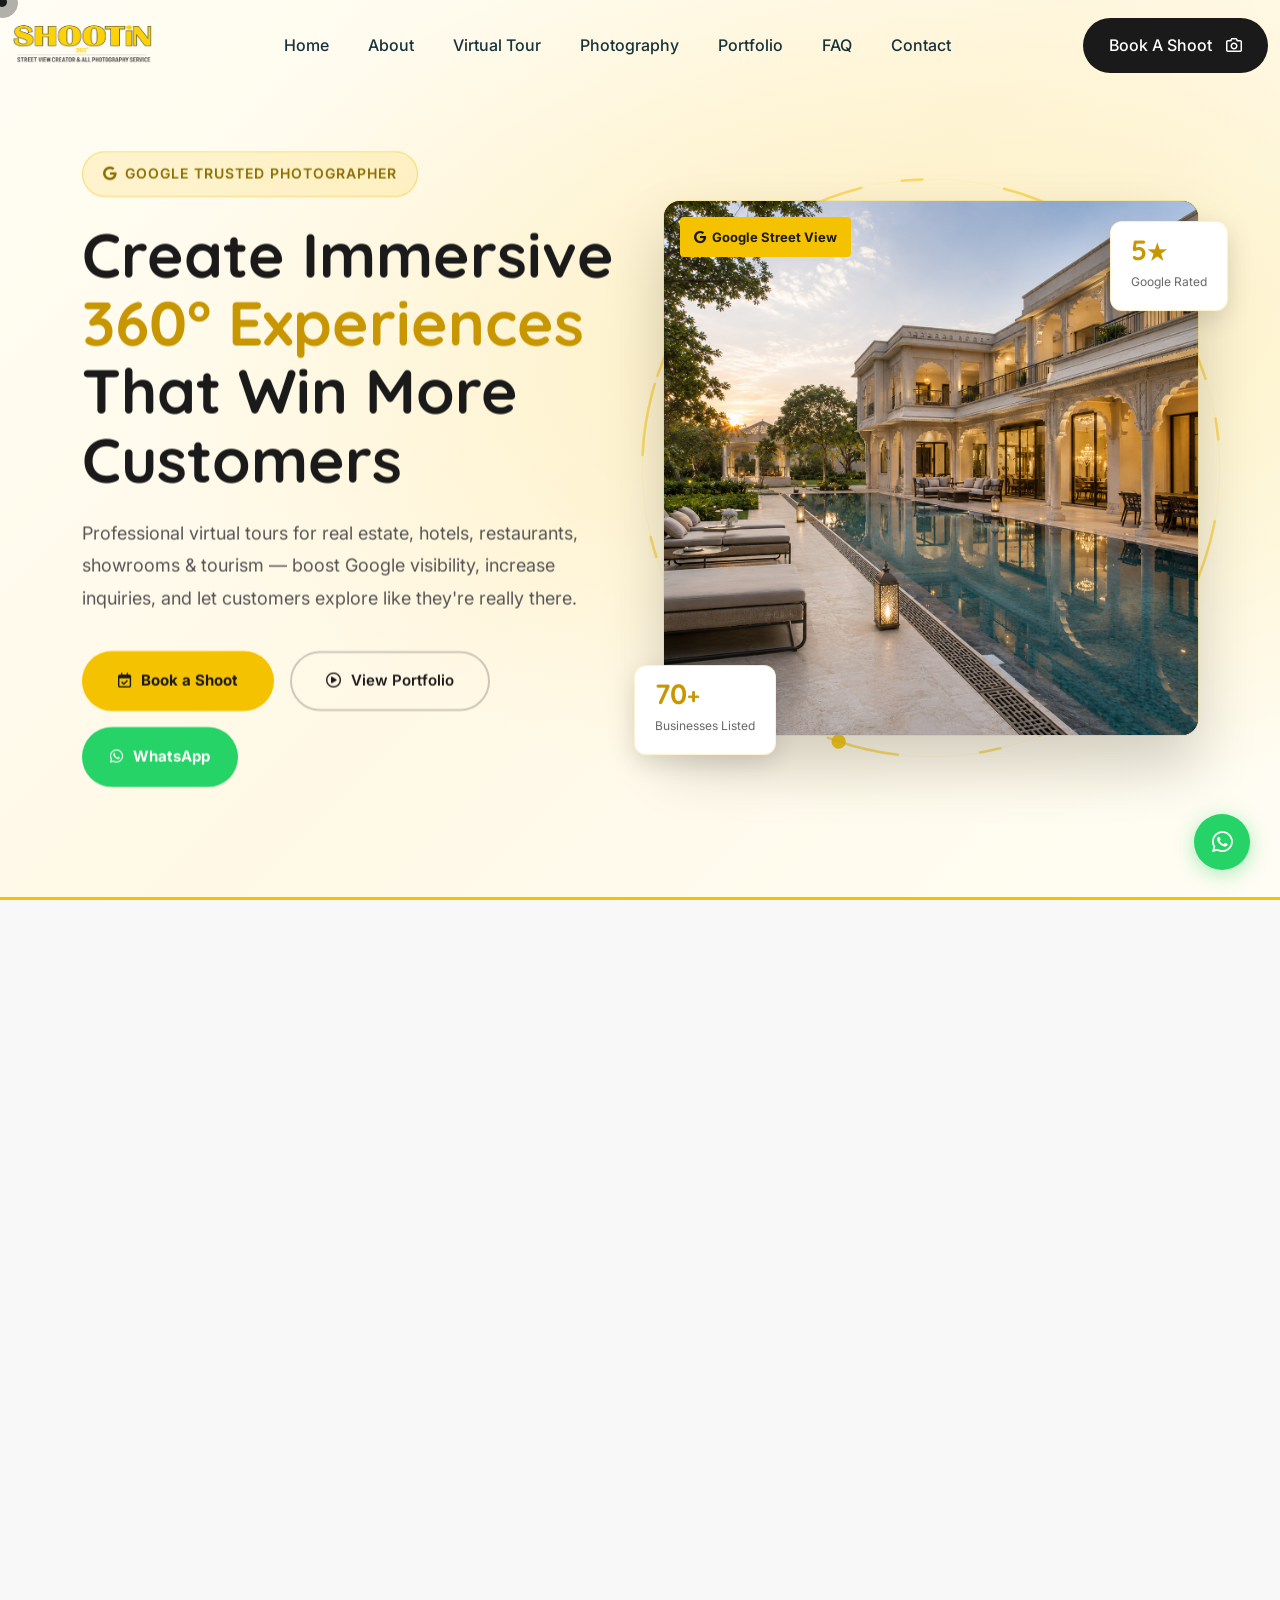
<file: index.html>
﻿<!DOCTYPE html>
<html lang="en">
    <head>
        <meta charset="UTF-8">
        <meta http-equiv="X-UA-Compatible" content="IE=edge">
        <meta name="viewport" content="width=device-width, initial-scale=1">
        <meta name="author" content="Shootin360">
        <meta name="robots" content="index, follow">
        <meta name="description" content="Google Trusted Photographer in Kanpur. 360° virtual tours, Street View, wedding, pre-wedding, baby & drone photography. Call now for a free quote!">
        <meta name="keywords" content="360 virtual tour kanpur, google street view kanpur, google maps virtual tour, wedding photography kanpur, pre wedding photography kanpur, baby shoot kanpur, aerial drone photography kanpur, 360 photography uttar pradesh, virtual tour india, google trusted photographer kanpur, shootin 360">
        <title>360° Virtual Tours & Photography in Kanpur | Shootin 360</title>

        <!-- Canonical -->
        <link rel="canonical" href="https://www.shootin360.com/index.html">

        <!-- Geo Meta Tags (Local SEO) -->
        <meta name="geo.region" content="IN-UP">
        <meta name="geo.placename" content="Kanpur, Uttar Pradesh, India">
        <meta name="geo.position" content="26.4863491;80.2717056">
        <meta name="ICBM" content="26.4863491, 80.2717056">

        <!-- Open Graph (Facebook, LinkedIn, WhatsApp) -->
        <meta property="og:type" content="website">
        <meta property="og:url" content="https://www.shootin360.com/">
        <meta property="og:title" content="360° Virtual Tours & Photography in Kanpur | Shootin 360">
        <meta property="og:description" content="Google Trusted Photographer in Kanpur. 360° virtual tours, Google Street View, wedding, pre-wedding, baby & aerial drone photography. Get a free quote today.">
        <meta property="og:image" content="https://www.shootin360.com/assets/img/og-image.jpg">
        <meta property="og:site_name" content="Shootin 360">
        <meta property="og:locale" content="en_IN">

        <!-- Twitter Card -->
        <meta name="twitter:card" content="summary_large_image">
        <meta name="twitter:title" content="Shootin 360 – 360° Virtual Tour & Photography | Kanpur">
        <meta name="twitter:description" content="Professional 360° Virtual Tours, Google Street View, Wedding & Photography Services in Kanpur. Google Trusted Photographer.">
        <meta name="twitter:image" content="https://www.shootin360.com/assets/img/og-image.jpg">

        <!-- Schema.org JSON-LD Structured Data -->
        <script type="application/ld+json">
        {
          "@context": "https://schema.org",
          "@type": "LocalBusiness",
          "@id": "https://www.shootin360.com/",
          "name": "Shootin 360",
          "alternateName": "Shootin360",
          "description": "Professional 360° Virtual Tour & Photography Services in Kanpur. Google Street View, Wedding, Pre-Wedding, Baby Shoot, Aerial Drone Photography. Google Trusted Photographer.",
          "url": "https://www.shootin360.com/",
          "telephone": "+919415039489",
          "email": "shootin360.officials@gmail.com",
          "address": {
            "@type": "PostalAddress",
            "streetAddress": "Shop no A-27 Balaji Apartment near Awas Vikas community centre",
            "addressLocality": "Kanpur",
            "addressRegion": "Uttar Pradesh",
            "postalCode": "208017",
            "addressCountry": "IN"
          },
          "geo": {
            "@type": "GeoCoordinates",
            "latitude": 26.4863491,
            "longitude": 80.2717056
          },
          "openingHoursSpecification": [
            {
              "@type": "OpeningHoursSpecification",
              "dayOfWeek": ["Monday","Tuesday","Wednesday","Thursday","Friday","Saturday"],
              "opens": "11:00",
              "closes": "21:00"
            }
          ],
          "hasOfferCatalog": {
            "@type": "OfferCatalog",
            "name": "Photography & Virtual Tour Services",
            "itemListElement": [
              {"@type": "Offer", "itemOffered": {"@type": "Service", "name": "360° Virtual Tours", "description": "High-resolution panoramic experiences published directly to Google Street View."}},
              {"@type": "Offer", "itemOffered": {"@type": "Service", "name": "Google Street View Integration", "description": "Official Google Street View Trusted Photographer publishing for businesses."}},
              {"@type": "Offer", "itemOffered": {"@type": "Service", "name": "Aerial & Drone Photography", "description": "4K aerial imagery and 360° aerial perspectives for properties and large venues."}},
              {"@type": "Offer", "itemOffered": {"@type": "Service", "name": "Wedding Photography", "description": "Full-day wedding photography coverage with artistic and journalistic style."}},
              {"@type": "Offer", "itemOffered": {"@type": "Service", "name": "Pre-Wedding Photography", "description": "Romantic pre-wedding shoots in outdoor & studio settings."}},
              {"@type": "Offer", "itemOffered": {"@type": "Service", "name": "Baby Shoot Photography", "description": "Newborn and baby photography in creative studio setups with professional lighting."}},
              {"@type": "Offer", "itemOffered": {"@type": "Service", "name": "Birthday & Celebrations Photography", "description": "Candid and creative coverage of birthdays, anniversaries and milestone celebrations."}},
              {"@type": "Offer", "itemOffered": {"@type": "Service", "name": "Events & Corporate Photography", "description": "Professional photography for corporate events, conferences, product launches and brand activations."}}
            ]
          },
          "aggregateRating": {
            "@type": "AggregateRating",
            "ratingValue": "5",
            "reviewCount": "100",
            "bestRating": "5",
            "worstRating": "1"
          }
        }
        </script>

        <link rel="shortcut icon" href="assets/img/favicon.png">
        <link rel="preconnect" href="https://fonts.googleapis.com">
        <link rel="preconnect" href="https://fonts.gstatic.com" crossorigin>
        <link rel="stylesheet" href="https://fonts.googleapis.com/css2?family=Inter:wght@400;500;700&family=Quicksand:wght@500;700;800&display=swap">
        <link rel="stylesheet" href="assets/css/bootstrap.min.css">
        <link rel="stylesheet" href="assets/css/all.min.css">
        <link rel="stylesheet" href="assets/css/animate.css">
        <link rel="stylesheet" href="assets/css/magnific-popup.css">
        <link rel="stylesheet" href="assets/css/meanmenu.css">
        <link rel="stylesheet" href="assets/css/swiper-bundle.min.css">
        <link rel="stylesheet" href="assets/css/nice-select.css">
        <link rel="stylesheet" href="assets/css/main.css">
        <style>
            /* ===== Shootin360 Custom Overrides ===== */
            * { -webkit-font-smoothing: antialiased; -moz-osx-font-smoothing: grayscale; }
            img { content-visibility: auto; }

            /* Logo text in header */
            .shootin-logo-text {
                font-family: 'Quicksand', sans-serif;
                font-weight: 800;
                font-size: 26px;
                color: var(--theme);
                line-height: 1;
                text-decoration: none;
                letter-spacing: -1px;
            }
            .shootin-logo-text span {
                color: #ffffff;
                font-size: 11px;
                display: block;
                letter-spacing: 2px;
                font-weight: 500;
                color: #cccccc;
                margin-top: 2px;
            }
            .header-1 .shootin-logo-text { color: var(--theme); }
            .header-1 .shootin-logo-text span { color: #888; }

            /* Hero Section */
            .s360-hero {
                min-height: 100vh;
                background: linear-gradient(135deg, #FFFDF4 0%, #FFF8E6 50%, #FFFDF4 100%);
                display: flex;
                align-items: center;
                position: relative;
                overflow: hidden;
                padding: 120px 0 80px;
                border-bottom: 3px solid #F5C200;
            }
            .s360-hero::before {
                content: '';
                position: absolute;
                top: 0; left: 0; right: 0; bottom: 0;
                background: radial-gradient(ellipse at 75% 40%, rgba(245,194,0,0.18) 0%, transparent 60%);
                pointer-events: none;
            }
            .s360-hero-content { position: relative; z-index: 2; }
            .s360-hero-badge {
                display: inline-flex;
                align-items: center;
                gap: 8px;
                background: rgba(245,194,0,0.15);
                border: 1px solid rgba(245,194,0,0.5);
                border-radius: 50px;
                padding: 8px 20px;
                color: #8a6e00;
                font-size: 14px;
                font-weight: 600;
                letter-spacing: 1px;
                margin-bottom: 24px;
                text-transform: uppercase;
            }
            .s360-hero h1 {
                font-size: 62px;
                font-weight: 800;
                color: #1A1A1A;
                line-height: 1.1;
                margin-bottom: 24px;
            }
            .s360-hero h1 span { color: #c89600; }
            .s360-hero p {
                font-size: 18px;
                color: #555555;
                line-height: 1.8;
                margin-bottom: 36px;
                max-width: 520px;
            }
            .s360-hero-btns { display: flex; gap: 16px; flex-wrap: wrap; }
            .btn-primary-360 {
                background: var(--theme);
                color: #1A1A1A;
                font-weight: 700;
                padding: 16px 36px;
                border-radius: 50px;
                text-decoration: none;
                display: inline-flex;
                align-items: center;
                gap: 10px;
                font-size: 15px;
                transition: all 0.3s;
            }
            .btn-primary-360:hover { background: #e0ae00; color: #1A1A1A; transform: translateY(-2px); }
            .btn-outline-360 {
                background: transparent;
                color: #1A1A1A;
                border: 2px solid rgba(0,0,0,0.2);
                font-weight: 600;
                padding: 14px 34px;
                border-radius: 50px;
                text-decoration: none;
                display: inline-flex;
                align-items: center;
                gap: 10px;
                font-size: 15px;
                transition: all 0.3s;
            }
            .btn-outline-360:hover { border-color: #c89600; color: #c89600; }
            .btn-whatsapp-360 {
                background: #25D366;
                color: #ffffff;
                font-weight: 700;
                padding: 16px 28px;
                border-radius: 50px;
                text-decoration: none;
                display: inline-flex;
                align-items: center;
                gap: 10px;
                font-size: 15px;
                transition: all 0.3s;
            }
            .btn-whatsapp-360:hover { background: #1db954; color: #fff; transform: translateY(-2px); }

            /* Hero visual */
            .s360-hero-visual {
                position: relative;
                display: flex;
                justify-content: center;
                align-items: center;
            }
            .s360-tour-preview {
                width: 100%;
                max-width: 540px;
                border-radius: 16px;
                background: #1A1A1A;
                overflow: hidden;
                box-shadow: 0 30px 60px rgba(0,0,0,0.18), 0 0 0 1px rgba(245,194,0,0.2);
                position: relative;
            }
            .s360-tour-preview img { width: 100%; display: block; }
            .s360-tour-badge {
                position: absolute;
                top: 16px;
                left: 16px;
                background: var(--theme);
                color: #1A1A1A;
                font-weight: 700;
                padding: 6px 14px;
                border-radius: 4px;
                font-size: 13px;
                display: flex;
                align-items: center;
                gap: 6px;
            }
            .s360-floating-stat {
                position: absolute;
                background: #ffffff;
                border-radius: 12px;
                padding: 14px 20px;
                box-shadow: 0 8px 24px rgba(0,0,0,0.12);
                border: 1px solid rgba(245,194,0,0.2);
                z-index: 3;
            }
            .s360-floating-stat .num { font-size: 28px; font-weight: 800; color: #c89600; font-family: 'Quicksand', sans-serif; line-height: 1; }
            .s360-floating-stat .lbl { font-size: 12px; color: #666; margin-top: 4px; }
            .s360-stat-1 { bottom: -20px; left: -30px; }
            .s360-stat-2 { top: 20px; right: -30px; }

            /* Trust bar */
            .s360-trust-bar {
                background: #1A1A1A;
                padding: 24px 0;
                border-top: 1px solid rgba(245,194,0,0.2);
                border-bottom: 1px solid rgba(245,194,0,0.2);
            }
            .s360-trust-item {
                display: flex;
                align-items: center;
                gap: 12px;
                padding: 8px 28px;
                border-right: 1px solid rgba(255,255,255,0.1);
                flex-shrink: 0;
            }
            .s360-trust-item i { color: var(--theme); font-size: 22px; }
            .s360-trust-item span { color: #ffffff; font-size: 14px; font-weight: 500; white-space: nowrap; }

            /* Section Headings */
            .s360-section-label {
                display: inline-flex;
                align-items: center;
                gap: 8px;
                color: var(--theme);
                font-size: 13px;
                font-weight: 700;
                text-transform: uppercase;
                letter-spacing: 2px;
                margin-bottom: 16px;
            }
            .s360-section-label::before {
                content: '';
                width: 30px;
                height: 2px;
                background: var(--theme);
                display: inline-block;
            }

            /* Services */
            /* Image service cards — heading visible, content reveals on hover */
            .s360-service-card {
                position: relative;
                height: 360px;
                border-radius: 14px;
                overflow: hidden;
                background-color: #1A1A1A;
                background-size: cover;
                background-position: center;
                background-repeat: no-repeat;
                display: flex;
                flex-direction: column;
                justify-content: flex-end;
                padding: 28px 26px;
                transition: transform 0.35s cubic-bezier(0.22,0.61,0.36,1), box-shadow 0.35s ease;
            }
            .s360-service-card::before {
                content: '';
                position: absolute;
                inset: 0;
                background: linear-gradient(to top, rgba(10,10,10,0.92) 0%, rgba(10,10,10,0.5) 45%, rgba(10,10,10,0.12) 100%);
                transition: background 0.4s ease;
                z-index: 1;
            }
            .s360-service-card:hover { transform: translateY(-6px); box-shadow: 0 24px 48px rgba(0,0,0,0.28); }
            .s360-service-card:hover::before {
                background: linear-gradient(to top, rgba(10,10,10,0.96) 0%, rgba(10,10,10,0.82) 55%, rgba(10,10,10,0.42) 100%);
            }
            .s360-service-card > * { position: relative; z-index: 2; }
            .s360-service-icon { display: none; }
            .s360-service-card h4 { font-size: 20px; font-weight: 700; color: #ffffff; margin-bottom: 0; }
            .s360-service-card p {
                color: rgba(255,255,255,0.85);
                font-size: 14px; line-height: 1.7;
                margin: 0;
                max-height: 0; opacity: 0;
                overflow: hidden;
                transform: translateY(8px);
                transition: max-height 0.45s ease, opacity 0.35s ease, transform 0.35s ease, margin 0.35s ease;
            }
            .s360-service-card:hover p,
            .s360-service-card:focus-within p { max-height: 400px; opacity: 1; transform: translateY(0); margin: 12px 0 18px; }
            .s360-service-link {
                color: var(--theme);
                font-weight: 600;
                font-size: 14px;
                text-decoration: none;
                display: inline-flex;
                align-items: center;
                gap: 6px;
                max-height: 0; opacity: 0;
                overflow: hidden;
                transform: translateY(8px);
                transition: max-height 0.45s ease, opacity 0.35s ease, transform 0.35s ease, gap 0.3s ease;
            }
            .s360-service-card:hover .s360-service-link,
            .s360-service-card:focus-within .s360-service-link { max-height: 40px; opacity: 1; transform: translateY(0); }
            .s360-service-link:hover { gap: 10px; color: var(--theme); }
            /* Title shown by default everywhere; description + link reveal on
               hover (mouse/trackpad) or tap/focus (touch). */

            /* Why Choose */
            .s360-why-item {
                display: flex;
                gap: 20px;
                margin-bottom: 32px;
            }
            .s360-why-icon {
                width: 52px; height: 52px;
                min-width: 52px;
                background: rgba(245,194,0,0.12);
                border-radius: 10px;
                display: flex;
                align-items: center;
                justify-content: center;
                font-size: 22px;
                color: var(--theme);
            }
            .s360-why-item h5 { font-size: 17px; font-weight: 700; color: #1A1A1A; margin-bottom: 6px; }
            .s360-why-item p { color: var(--text); font-size: 14px; line-height: 1.6; margin: 0; }

            /* Stats */
            .s360-stats-section { background: var(--bg); padding: 80px 0; }
            .s360-stat-box { text-align: center; padding: 20px; }
            .s360-stat-box .num {
                font-size: 56px;
                font-weight: 800;
                color: var(--theme);
                font-family: 'Quicksand', sans-serif;
                line-height: 1;
                margin-bottom: 8px;
            }
            .s360-stat-box .plus { font-size: 40px; }
            .s360-stat-box p { color: #aaaaaa; font-size: 15px; margin: 0; }

            /* Process — separate cards */
            .s360-process-step {
                text-align: center;
                padding: 40px 28px;
                background: #ffffff;
                border: 1px solid #ececec;
                border-radius: 18px;
                box-shadow: 0 10px 34px rgba(0,0,0,0.06);
                height: 100%;
                position: relative;
                transition: transform 0.35s cubic-bezier(0.22,0.61,0.36,1), box-shadow 0.35s ease, border-color 0.35s ease;
            }
            .s360-process-step:hover {
                transform: translateY(-8px);
                border-color: var(--theme);
                box-shadow: 0 22px 46px rgba(245,194,0,0.18);
            }
            .s360-step-num {
                width: 80px; height: 80px;
                background: var(--theme);
                border-radius: 50%;
                display: flex;
                align-items: center;
                justify-content: center;
                margin: 0 auto 24px;
                font-size: 28px;
                font-weight: 800;
                color: #1A1A1A;
                font-family: 'Quicksand', sans-serif;
                position: relative;
                z-index: 1;
                box-shadow: 0 8px 24px rgba(245,194,0,0.3);
                transition: transform 0.35s cubic-bezier(0.22,0.61,0.36,1), box-shadow 0.35s ease;
            }
            .s360-process-step:hover .s360-step-num { transform: scale(1.08); box-shadow: 0 16px 34px rgba(245,194,0,0.5); }
            .s360-process-step h4 { font-size: 18px; font-weight: 700; color: #1A1A1A; margin-bottom: 10px; }
            .s360-process-step p { color: var(--text); font-size: 14px; line-height: 1.6; margin: 0; }

            /* Testimonial */
            .s360-testi-card {
                background: #ffffff;
                border-radius: 16px;
                padding: 36px;
                border: 1px solid var(--border);
                margin: 0 12px;
            }
            .s360-testi-stars { color: var(--theme); margin-bottom: 16px; letter-spacing: 2px; }
            .s360-testi-card p { color: #555; font-size: 15px; line-height: 1.8; margin-bottom: 24px; font-style: italic; }
            .s360-testi-author { display: flex; align-items: center; gap: 14px; }
            .s360-testi-avatar {
                width: 50px; height: 50px;
                border-radius: 50%;
                background: rgba(245,194,0,0.2);
                display: flex;
                align-items: center;
                justify-content: center;
                font-size: 20px;
                color: var(--theme);
                font-weight: 700;
                font-family: 'Quicksand', sans-serif;
            }
            .s360-testi-author h6 { font-size: 15px; font-weight: 700; color: #1A1A1A; margin: 0; }
            .s360-testi-author span { font-size: 13px; color: #888; }

            .testimonial-slider .array-buttons {
                display: flex;
                align-items: center;
                justify-content: center;
                gap: 16px;
                margin-top: 30px;
            }
            .testimonial-slider .array-buttons .array-prev,
            .testimonial-slider .array-buttons .array-next {
                width: 54px;
                height: 54px;
                border-radius: 50%;
                border: 2px solid rgba(255,255,255,0.3);
                background: transparent;
                color: #fff;
                font-size: 18px;
                cursor: pointer;
                display: flex;
                align-items: center;
                justify-content: center;
                transition: all 0.3s ease;
            }
            .testimonial-slider .array-buttons .array-prev:hover,
            .testimonial-slider .array-buttons .array-next:hover {
                background: var(--theme);
                border-color: var(--theme);
                color: #fff;
            }

            /* FAQ */
            .s360-faq-item {
                border: 1px solid var(--border);
                border-radius: 10px;
                margin-bottom: 12px;
                overflow: hidden;
                background: #ffffff;
            }
            .s360-faq-question {
                padding: 20px 24px;
                cursor: pointer;
                display: flex;
                justify-content: space-between;
                align-items: center;
                font-weight: 600;
                color: #1A1A1A;
                transition: all 0.3s;
            }
            .s360-faq-question:hover { color: var(--theme); }
            .s360-faq-question i { transition: transform 0.3s; color: var(--theme); }
            .s360-faq-item.active .s360-faq-question i { transform: rotate(180deg); }
            .s360-faq-answer {
                padding: 0 24px;
                max-height: 0;
                overflow: hidden;
                transition: all 0.4s ease;
                color: var(--text);
                font-size: 14px;
                line-height: 1.7;
            }
            .s360-faq-item.active .s360-faq-answer { max-height: 200px; padding: 0 24px 20px; }

            /* CTA */
            .s360-cta-section {
                background: linear-gradient(135deg, #1A1A1A 0%, #2c2c2c 100%);
                padding: 100px 0;
                position: relative;
                overflow: hidden;
            }
            .s360-cta-section::before {
                content: '';
                position: absolute;
                top: -50%; left: -10%;
                width: 500px; height: 500px;
                background: radial-gradient(circle, rgba(245,194,0,0.15) 0%, transparent 70%);
            }

            /* Footer */
            .s360-footer { background: #111111; padding: 80px 0 0; }
            .s360-footer-brand p { color: #888; font-size: 14px; line-height: 1.8; margin: 16px 0 24px; }
            .s360-footer h5 { color: #ffffff; font-size: 16px; font-weight: 700; margin-bottom: 24px; }
            .s360-footer-links { list-style: none; padding: 0; margin: 0; }
            .s360-footer-links li { margin-bottom: 12px; }
            .s360-footer-links a { color: #888; text-decoration: none; font-size: 14px; transition: color 0.3s; display: flex; align-items: center; gap: 8px; }
            .s360-footer-links a:hover { color: var(--theme); }
            .s360-footer-links a::before { content: '→'; font-size: 12px; color: var(--theme); }
            .s360-footer-contact li { color: #888; font-size: 14px; margin-bottom: 14px; display: flex; gap: 12px; align-items: flex-start; }
            .s360-footer-contact li i { color: var(--theme); margin-top: 4px; }
            .s360-footer-contact a { color: #888; text-decoration: none; }
            .s360-footer-contact a:hover { color: var(--theme); }
            .s360-social { display: flex; gap: 10px; margin-top: 24px; }
            .s360-social a {
                width: 40px; height: 40px;
                border-radius: 8px;
                background: rgba(255,255,255,0.06);
                display: flex;
                align-items: center;
                justify-content: center;
                color: #888;
                text-decoration: none;
                transition: all 0.3s;
            }
            .s360-social a:hover { background: var(--theme); color: #1A1A1A; }
            .s360-footer-bottom {
                border-top: 1px solid rgba(255,255,255,0.06);
                padding: 24px 0;
                margin-top: 60px;
            }
            .s360-footer-bottom p { color: #666; font-size: 13px; margin: 0; }

            /* WhatsApp float */
            .s360-wa-float {
                position: fixed;
                bottom: 30px;
                right: 30px;
                width: 56px; height: 56px;
                background: #25D366;
                border-radius: 50%;
                display: flex;
                align-items: center;
                justify-content: center;
                font-size: 24px;
                color: #fff;
                text-decoration: none;
                z-index: 999;
                box-shadow: 0 4px 20px rgba(37,211,102,0.4);
                transition: all 0.3s;
            }
            .s360-wa-float:hover { transform: scale(1.1); color: #fff; }

            /* Portfolio Preview — iframe embed cards */
            .s360-port-card {
                border-radius: 14px;
                overflow: hidden;
                background: #fff;
                border: 1px solid #e8e8e8;
                transition: all 0.3s;
                height: auto !important;
            }
            .s360-port-card:hover { box-shadow: 0 16px 40px rgba(0,0,0,0.13); transform: translateY(-5px); }
            @media (hover: none) { .s360-port-card:hover { box-shadow: none; transform: none; } }
            .s360-port-iframe-wrap { position: relative; height: 360px; overflow: hidden; background: #1c1c1c; }
            .s360-port-iframe-wrap iframe { width: 100%; height: 100%; border: none; display: block; }
            @keyframes s360-shimmer { 0%,100%{opacity:.4} 50%{opacity:.7} }
            .s360-port-iframe-wrap iframe:not([src]) { background: linear-gradient(90deg,#252525 25%,#2e2e2e 50%,#252525 75%); animation: s360-shimmer 1.4s ease-in-out infinite; }
            .s360-port-cat {
                position: absolute; top: 12px; left: 12px;
                background: var(--theme); color: #1A1A1A;
                font-size: 10px; font-weight: 800;
                padding: 4px 10px; border-radius: 4px;
                text-transform: uppercase; z-index: 5; pointer-events: none;
            }
            .s360-port-live {
                position: absolute; top: 12px; right: 12px;
                background: rgba(26,26,26,0.82); color: var(--theme);
                font-size: 9px; font-weight: 800;
                padding: 5px 10px; border-radius: 20px;
                letter-spacing: 1.5px; text-transform: uppercase;
                pointer-events: none; z-index: 5;
                display: flex; align-items: center; gap: 5px;
            }
            .s360-port-live i { font-size: 7px; animation: s360blink 1.2s ease-in-out infinite; }
            @keyframes s360blink { 0%,100%{ opacity:1 } 50%{ opacity:0.15 } }
            .s360-port-info { padding: 16px 20px 18px; }
            .s360-port-info h5 { font-size: 15px; font-weight: 700; color: #1A1A1A; margin: 0 0 4px; }
            .s360-port-info .loc { color: #888; font-size: 12px; margin: 0 0 12px; display: flex; align-items: center; gap: 5px; }
            .s360-port-info .loc i { color: var(--theme); font-size: 11px; }
            .s360-port-cta {
                display: inline-flex; align-items: center; gap: 7px;
                background: var(--theme); color: #1A1A1A;
                font-size: 12px; font-weight: 700;
                padding: 7px 14px; border-radius: 6px;
                text-decoration: none; transition: all 0.3s;
            }
            .s360-port-cta:hover { background: #1A1A1A; color: var(--theme); }
            /* old image-card compat — hide if any remain */
            .s360-portfolio-card, .s360-portfolio-overlay, .s360-portfolio-cat { display: none; }

            /* Marquee */
            .s360-marquee-section {
                background: var(--theme);
                padding: 18px 0;
                overflow: hidden;
            }
            .s360-marquee {
                display: flex;
                animation: s360marquee 20s linear infinite;
                white-space: nowrap;
            }
            .s360-marquee-item {
                display: flex;
                align-items: center;
                gap: 16px;
                padding: 0 32px;
                font-size: 15px;
                font-weight: 700;
                color: #1A1A1A;
                text-transform: uppercase;
                letter-spacing: 1px;
                flex-shrink: 0;
            }
            .s360-marquee-item i { font-size: 8px; opacity: 0.5; }
            @keyframes s360marquee {
                0% { transform: translateX(0); }
                100% { transform: translateX(-50%); }
            }

            /* Location badges */
            .s360-location-badge {
                display: inline-flex;
                align-items: center;
                gap: 6px;
                background: #ffffff;
                border: 1px solid var(--border);
                border-radius: 50px;
                padding: 8px 18px;
                font-size: 13px;
                font-weight: 600;
                color: #444;
                margin: 6px;
                transition: all 0.3s;
                text-decoration: none;
            }
            .s360-location-badge:hover { background: var(--theme); color: #1A1A1A; border-color: var(--theme); }
            .s360-location-badge i { color: var(--theme); font-size: 12px; }
            .s360-location-badge:hover i { color: #1A1A1A; }

            /* ===== SVG & Animation Additions ===== */

            /* Rotating 360° ring around hero preview */
            .s360-ring-anim {
                position: absolute;
                width: 112%;
                height: 112%;
                top: -6%;
                left: -6%;
                pointer-events: none;
                z-index: 0;
            }
            .s360-tour-preview { position: relative; z-index: 2; }


            /* Camera SVG center illustration */
            .s360-cam-svg-wrap {
                display: flex;
                flex-direction: column;
                align-items: center;
                gap: 12px;
            }
            .s360-cam-svg-wrap svg {
                filter: drop-shadow(0 10px 24px rgba(245,194,0,0.28));
                animation: s360-float-y 4s ease-in-out infinite;
            }
            @keyframes s360-float-y {
                0%, 100% { transform: translateY(0); }
                50% { transform: translateY(-12px); }
            }

            /* Scan line for stats section */
            .s360-stats-section { position: relative; overflow: hidden; }
            .s360-scan-line {
                position: absolute;
                left: 0; right: 0;
                height: 2px;
                background: linear-gradient(90deg, transparent 0%, rgba(245,194,0,0.45) 50%, transparent 100%);
                animation: s360-scanline 4s linear infinite;
                pointer-events: none;
            }
            @keyframes s360-scanline {
                0% { top: 0%; opacity: 0.8; }
                100% { top: 100%; opacity: 0; }
            }

            /* ===== RESPONSIVE SYSTEM ===== */

            /* Heading gap helper — controlled per breakpoint */
            .s360-head-gap { margin-bottom: 56px; }

            /* ---- Large desktop tweaks ---- */
            @media (max-width: 1199px) {
                .s360-hero h1 { font-size: 52px; }
                .s360-floating-stat.s360-stat-1 { left: -10px; }
                .s360-floating-stat.s360-stat-2 { right: -10px; }
            }

            /* ---- Tablet (≤ 991px) ---- */
            @media (max-width: 991px) {
                .section-padding { padding: 72px 0 !important; }
                .s360-hero { min-height: auto; padding: 100px 0 64px; }
                .s360-hero h1 { font-size: 40px; }
                .s360-hero p { font-size: 16px; max-width: 100%; }
                .s360-hero-visual { margin-top: 48px; }
                .s360-ring-anim { display: none; }
                .s360-stat-1, .s360-stat-2 { display: none; }
                .s360-head-gap, [style*="margin-bottom:56px"] { margin-bottom: 40px !important; }
                .s360-section-label { font-size: 12px; letter-spacing: 1.5px; }
                .s360-trust-bar { padding: 18px 0; }
                .s360-trust-item { border-right: none; padding: 8px 18px; }
                .s360-service-card { padding: 28px 22px; }
                .s360-service-icon { width: 52px; height: 52px; font-size: 22px; }
                .s360-cam-svg-col { display: none !important; }
                .s360-stats-section { padding: 64px 0; }
                .s360-stat-box .num { font-size: 48px; }
                .s360-process-step::after { display: none; }
                .s360-process-step { padding: 28px 18px; }
                .s360-cta-section { padding: 72px 0; }
                .s360-cta-section h2 { font-size: 36px !important; }
                .s360-footer { padding: 64px 0 0; }
                .s360-footer-bottom { margin-top: 48px; }
            }

            /* ---- Large phone (≤ 767px) ---- */
            @media (max-width: 767px) {
                .section-padding { padding: 56px 0 !important; }
                .s360-hero { padding: 88px 0 52px; }
                .s360-hero h1 { font-size: 34px; line-height: 1.15; }
                .s360-hero p { font-size: 15px; margin-bottom: 28px; max-width: 100%; }
                .s360-hero-badge { font-size: 12px; padding: 6px 14px; margin-bottom: 18px; }
                .s360-hero-visual { margin-top: 36px; }
                .s360-head-gap, [style*="margin-bottom:56px"] { margin-bottom: 32px !important; }
                .s360-service-card { padding: 26px 20px; }
                .s360-service-card h4 { font-size: 18px; margin-bottom: 10px; }
                .s360-service-card p { font-size: 13px; }
                .s360-service-icon { width: 48px; height: 48px; font-size: 20px; margin-bottom: 16px; }
                .s360-why-item { margin-bottom: 22px; gap: 16px; }
                .s360-why-icon { width: 44px; height: 44px; min-width: 44px; font-size: 18px; }
                .s360-why-item h5 { font-size: 16px; }
                .s360-why-item p { font-size: 13px; }
                .s360-stats-section { padding: 56px 0; }
                .s360-stat-box { padding: 14px 8px; }
                .s360-stat-box .num { font-size: 42px; }
                .s360-stat-box .plus { font-size: 30px; }
                .s360-stat-box p { font-size: 13px; }
                .s360-step-num { width: 66px; height: 66px; font-size: 24px; margin-bottom: 18px; }
                .s360-process-step { padding: 24px 12px; }
                .s360-process-step h4 { font-size: 15px; }
                .s360-process-step p { font-size: 13px; }
                .s360-testi-card { padding: 24px 20px; margin: 0 6px; }
                .s360-testi-card p { font-size: 14px; }
                .s360-testi-author h6 { font-size: 14px; }
                .s360-port-iframe-wrap { height: 260px; }
                .s360-trust-bar { padding: 14px 0; }
                .s360-trust-item { padding: 8px 14px; }
                .s360-trust-item span { font-size: 12px; }
                .s360-trust-item i { font-size: 18px; }
                .s360-location-badge { padding: 6px 14px; font-size: 12px; margin: 4px; }
                .s360-faq-question { font-size: 14px; padding: 16px 18px; }
                .s360-faq-answer { font-size: 13px; }
                .s360-faq-item.active .s360-faq-answer { padding: 0 18px 16px; }
                .s360-cta-section { padding: 56px 0; }
                .s360-cta-section h2 { font-size: 28px !important; }
                .s360-footer { padding: 52px 0 0; }
                .s360-footer-bottom { margin-top: 40px; }
                .s360-footer-bottom p { font-size: 12px; }
            }

            /* ---- Small phone (≤ 575px) ---- */
            @media (max-width: 575px) {
                .section-padding { padding: 48px 0 !important; }

                /* Hero — centred text, stacked buttons */
                .s360-hero { padding: 80px 0 44px; }
                .s360-hero h1 { font-size: 28px; line-height: 1.22; }
                .s360-hero p { font-size: 14px; margin-bottom: 24px; }
                .s360-hero-badge { font-size: 11px; padding: 5px 12px; letter-spacing: 0.5px; display: flex; width: fit-content; margin: 0 auto 18px; }
                .s360-hero-content { text-align: center; }
                .s360-hero-btns { flex-direction: column; gap: 12px; align-items: center; }
                .btn-primary-360, .btn-outline-360, .btn-whatsapp-360 {
                    justify-content: center; width: 100%; max-width: 320px; padding: 14px 20px; font-size: 14px;
                }

                /* Heading gap */
                .s360-head-gap, [style*="margin-bottom:56px"] { margin-bottom: 28px !important; }
                .s360-section-label { font-size: 11px; margin-bottom: 10px; }

                /* Service cards */
                .s360-service-card { padding: 22px 18px; }
                .s360-service-card h4 { font-size: 16px; }
                .s360-service-card p { font-size: 13px; }
                .s360-service-icon { width: 46px; height: 46px; font-size: 19px; margin-bottom: 14px; border-radius: 10px; }

                /* Why choose */
                .s360-why-item { gap: 14px; margin-bottom: 18px; }
                .s360-why-icon { width: 42px; height: 42px; min-width: 42px; font-size: 17px; border-radius: 8px; }
                .s360-why-item h5 { font-size: 15px; }

                /* Portfolio iframes */
                .s360-port-iframe-wrap { height: 58vw; min-height: 220px; max-height: 320px; }
                .s360-port-info { padding: 12px 14px 14px; }
                .s360-port-info h5 { font-size: 14px; }
                .s360-port-info .loc { font-size: 11px; margin-bottom: 10px; }
                .s360-port-cta { font-size: 11px; padding: 6px 12px; }

                /* Stats */
                .s360-stats-section { padding: 44px 0; }
                .s360-stat-box { padding: 10px 6px; }
                .s360-stat-box .num { font-size: 36px; }
                .s360-stat-box .plus { font-size: 24px; }
                .s360-stat-box p { font-size: 12px; line-height: 1.4; }

                /* Process */
                .s360-step-num { width: 56px; height: 56px; font-size: 20px; margin-bottom: 14px; }
                .s360-process-step { padding: 20px 10px; }
                .s360-process-step h4 { font-size: 14px; }
                .s360-process-step p { font-size: 12px; }

                /* Trust bar — 2 per row */
                .s360-trust-item { width: 50%; padding: 10px 12px; }

                /* Testimonials */
                .s360-testi-card { padding: 18px 14px; margin: 0 2px; }
                .s360-testi-stars { font-size: 14px; margin-bottom: 10px; }
                .s360-testi-card p { font-size: 13px; line-height: 1.7; }
                .s360-testi-author h6 { font-size: 13px; }
                .s360-testi-author span { font-size: 11px; }

                /* Locations */
                .s360-location-badge { padding: 6px 12px; font-size: 11px; margin: 3px; }

                /* CTA */
                .s360-cta-section { padding: 48px 0; }
                .s360-cta-section h2 { font-size: 22px !important; line-height: 1.3 !important; }
                .s360-cta-section p { font-size: 14px !important; }
                .s360-cta-section .d-flex { flex-direction: column; align-items: center; gap: 12px !important; }
                .s360-cta-section .btn-primary-360,
                .s360-cta-section .btn-whatsapp-360,
                .s360-cta-section .btn-outline-360 { width: 100%; max-width: 300px; justify-content: center; }

                /* FAQ */
                .s360-faq-question { font-size: 13px; padding: 14px 16px; }

                /* Footer */
                .s360-footer { padding: 44px 0 0; }
                .s360-footer-bottom { margin-top: 32px; }
                .s360-footer-bottom .d-flex { flex-direction: column; align-items: center; gap: 10px !important; }
                .s360-footer-bottom div { display: flex; flex-wrap: wrap; justify-content: center; gap: 12px !important; }
                .s360-wa-float { width: 48px; height: 48px; font-size: 20px; bottom: 20px; right: 20px; }
            }

            /* ===== Portfolio Category Filter ===== */
            .s360-portfolio-filter { display: flex; flex-wrap: wrap; gap: 8px; justify-content: center; }
            .s360-filter-btn {
                background: #fff;
                border: 1.5px solid #e0e0e0;
                color: #555;
                font-size: 13px;
                font-weight: 600;
                padding: 8px 18px;
                border-radius: 50px;
                cursor: pointer;
                transition: all 0.25s;
                outline: none;
                line-height: 1.4;
            }
            .s360-filter-btn:hover { background: rgba(245,194,0,0.12); border-color: #F5C200; color: #1A1A1A; }
            .s360-filter-btn.active { background: #F5C200; border-color: #F5C200; color: #1A1A1A; }

            /* ---- Very small (≤ 400px) ---- */
            @media (max-width: 400px) {
                .s360-hero h1 { font-size: 22px; }
                .s360-hero p { font-size: 13px; }
                .s360-stat-box .num { font-size: 30px; }
                .s360-stat-box p { font-size: 11px; }
                .s360-trust-item { width: 100%; border-right: none; }
                .s360-service-card { padding: 18px 14px; }
                .s360-why-icon { width: 38px; height: 38px; min-width: 38px; font-size: 15px; }
                .s360-testi-card { padding: 16px 12px; }
            }
        </style>
    </head>
    <body>

        <div class="page-wrapper">

            <!-- Preloader -->
            <div class="preloader">
                <div class="s360-preloader">
                    <!-- Double spinning rings + favicon -->
                    <div class="s360-pre-rings">
                        <svg class="s360-pre-ring-outer" viewBox="0 0 170 170" width="170" height="170">
                            <circle cx="85" cy="85" r="78" fill="none" stroke="rgba(245,194,0,0.08)" stroke-width="1.5"/>
                            <circle cx="85" cy="85" r="78" fill="none" stroke="#F5C200" stroke-width="2.5" stroke-dasharray="100 390" stroke-linecap="round"/>
                            <circle cx="85" cy="85" r="78" fill="none" stroke="rgba(245,194,0,0.3)" stroke-width="1" stroke-dasharray="30 460" stroke-dashoffset="-150" stroke-linecap="round"/>
                        </svg>
                        <svg class="s360-pre-ring-inner" viewBox="0 0 110 110" width="110" height="110">
                            <circle cx="55" cy="55" r="48" fill="none" stroke="rgba(245,194,0,0.07)" stroke-width="1.5"/>
                            <circle cx="55" cy="55" r="48" fill="none" stroke="rgba(245,194,0,0.6)" stroke-width="2" stroke-dasharray="60 242" stroke-linecap="round"/>
                        </svg>
                        <div class="s360-pre-logo-wrap">
                            <img src="assets/img/favicon.png" alt="Shootin360" class="s360-pre-logo">
                        </div>
                    </div>
                    <!-- Brand -->
                    <div class="s360-pre-text">
                        <div class="s360-pre-name">SHOOTIN<span>360°</span></div>
                        <div class="s360-pre-tag">Street View Creator</div>
                        <div class="s360-pre-dots"><span></span><span></span><span></span></div>
                    </div>
                </div>
            </div>

            <!-- Back To Top -->
            <button id="back-top" class="back-to-top">
                <i class="fa-regular fa-arrow-up"></i>
            </button>

            <!-- Mouse Cursor -->
            <div class="mouseCursor cursor-outer"></div>
            <div class="mouseCursor cursor-inner"></div>

            <!-- WhatsApp Float -->
            <a href="https://wa.me/919415039489?text=Hi%20Shootin360!%20I%20want%20to%20book%20a%20360%20Virtual%20Tour%20for%20my%20business." class="s360-wa-float" target="_blank" rel="noopener" title="Chat on WhatsApp">
                <i class="fab fa-whatsapp"></i>
            </a>

            <!-- Offcanvas -->
            <div class="fix-area">
                <div class="offcanvas__info">
                    <div class="offcanvas__wrapper">
                        <div class="offcanvas__content">
                            <div class="offcanvas__top d-flex justify-content-between align-items-center">
                                <div class="offcanvas__logo">
                                    <a href="index.html"><img src="assets/img/logo/Logo.png" height="65" alt="Shootin 360 Logo"></a>
                                </div>
                                <div class="offcanvas__close">
                                    <button><i class="fa-thin fa-times"></i></button>
                                </div>
                            </div>
                            <p class="text d-none d-xl-block">
                                Professional 360° Virtual Tour & Photography Services in Kanpur. Get your business on Google Street View today!
                            </p>
                            <div class="mobile-menu fix"></div>
                            <div class="off-contact-info">
                                <span class="info-title">Contact Info</span>
                                <div class="contact-details">
                                    <span class="sub-info">Phone</span>
                                    <p><a href="tel:+919415039489">+91 94150 39489</a> / <a href="tel:+919696039489">+91 96960 39489</a></p>
                                </div>
                                <div class="contact-details">
                                    <span class="sub-info">Email</span>
                                    <p><a href="mailto:shootin360.officials@gmail.com">shootin360.officials@gmail.com</a></p>
                                </div>
                                <div class="contact-details">
                                    <span class="sub-info">Location</span>
                                    <p>Shop no A-27 Balaji Apartment near Awas Vikas community centre, Kanpur</p>
                                </div>
                            </div>
                        </div>
                    </div>
                </div>
            </div>
            <div class="offcanvas__overlay"></div>

            <!-- Header -->
            <header id="header-sticky" class="header-1">
                <div class="container">
                    <div class="mega-menu-wrapper">
                        <div class="header-main">
                            <a href="index.html" class="logo"><img src="assets/img/logo/Logo.png" height="70" alt="Shootin 360 Logo"></a>
                            <div class="mean__menu-wrapper">
                                <div class="main-menu">
                                    <nav id="mobile-menu">
                                        <ul>
                                            <li class="active">
                                                <a href="index.html">Home</a>
                                            </li>
                                            <li>
                                                <a href="about.html">About</a>
                                            </li>
                                            <li><a href="service-virtual-tour.html">Virtual Tour</a></li>
                                            <li><a href="service-photography.html">Photography</a></li>
                                            <li>
                                                <a href="portfolio.html">Portfolio</a>
                                            </li>
                                            <li>
                                                <a href="faq.html">FAQ</a>
                                            </li>
                                            <li>
                                                <a href="contact.html">Contact</a>
                                            </li>
                                        </ul>
                                    </nav>
                                </div>
                            </div>
                            <div class="header-right d-flex justify-content-end align-items-center">
                                <a href="booking.html" class="theme-btn header-bg">Book a Shoot <i class="fa-regular fa-camera"></i></a>
                                <div class="header__hamburger d-xl-none my-auto">
                                    <div class="sidebar__toggle">
                                        <span></span><span></span><span></span>
                                    </div>
                                </div>
                            </div>
                        </div>
                    </div>
                </div>
            </header>

            <div id="smooth-wrapper">
                <div id="smooth-content">

                    <!-- ===== HERO SECTION ===== -->
                    <section class="s360-hero">
                        <div class="container">
                            <div class="row align-items-center g-5">
                                <div class="col-lg-6">
                                    <div class="s360-hero-content wow fadeInLeft" data-wow-delay=".2s">
                                        <div class="s360-hero-badge">
                                            <i class="fab fa-google"></i>
                                            Google Trusted Photographer
                                        </div>
                                        <h1>
                                            Create Immersive <span>360° Experiences</span> That Win More Customers
                                        </h1>
                                        <p>
                                            Professional virtual tours for real estate, hotels, restaurants, showrooms & tourism — boost Google visibility, increase inquiries, and let customers explore like they're really there.
                                        </p>
                                        <div class="s360-hero-btns">
                                            <a href="booking.html" class="btn-primary-360">
                                                <i class="fa-regular fa-calendar-check"></i> Book a Shoot
                                            </a>
                                            <a href="portfolio.html" class="btn-outline-360">
                                                <i class="fa-regular fa-play-circle"></i> View Portfolio
                                            </a>
                                            <a href="https://wa.me/919415039489" class="btn-whatsapp-360" target="_blank" rel="noopener">
                                                <i class="fab fa-whatsapp"></i> WhatsApp
                                            </a>
                                        </div>
                                    </div>
                                </div>
                                <div class="col-lg-6">
                                    <div class="s360-hero-visual wow fadeInRight" data-wow-delay=".4s">
                                        <!-- Animated 360° ring SVG -->
                                        <svg class="s360-ring-anim" viewBox="0 0 580 580" xmlns="http://www.w3.org/2000/svg">
                                            <circle cx="290" cy="290" r="280" fill="none" stroke="rgba(245,194,0,0.08)" stroke-width="1"/>
                                            <circle cx="290" cy="290" r="280" fill="none" stroke="rgba(245,194,0,0.5)" stroke-width="2.5" stroke-dasharray="70 40 20 80" stroke-linecap="round">
                                                <animateTransform attributeName="transform" type="rotate" from="0 290 290" to="360 290 290" dur="9s" repeatCount="indefinite"/>
                                            </circle>
                                            <circle cx="290" cy="290" r="252" fill="none" stroke="rgba(245,194,0,0.22)" stroke-width="1.5" stroke-dasharray="28 38">
                                                <animateTransform attributeName="transform" type="rotate" from="360 290 290" to="0 290 290" dur="15s" repeatCount="indefinite"/>
                                            </circle>
                                            <circle cx="290" cy="290" r="220" fill="none" stroke="rgba(245,194,0,0.07)" stroke-width="1" stroke-dasharray="5 22"/>
                                            <!-- Orbiting gold dot -->
                                            <circle cx="290" cy="10" r="7" fill="#F5C200" opacity="0.85">
                                                <animateTransform attributeName="transform" type="rotate" from="0 290 290" to="360 290 290" dur="9s" repeatCount="indefinite"/>
                                            </circle>
                                            <!-- Counter-orbiting dot -->
                                            <circle cx="290" cy="570" r="5" fill="rgba(245,194,0,0.5)">
                                                <animateTransform attributeName="transform" type="rotate" from="360 290 290" to="0 290 290" dur="15s" repeatCount="indefinite"/>
                                            </circle>
                                        </svg>
                                        <div class="s360-tour-preview">
                                            <img src="assets/img/Home page/Hero Section.png" alt="360 Virtual Tour Preview - Hotel Lobby" fetchpriority="high" decoding="async">
                                            <div class="s360-tour-badge">
                                                <i class="fab fa-google"></i> Google Street View
                                            </div>
                                        </div>
                                        <div class="s360-floating-stat s360-stat-1 wow fadeInUp" data-wow-delay=".7s">
                                            <div class="num">70<span style="font-size:22px">+</span></div>
                                            <div class="lbl">Businesses Listed</div>
                                        </div>
                                        <div class="s360-floating-stat s360-stat-2 wow fadeInUp" data-wow-delay=".9s">
                                            <div class="num">5<span style="font-size:22px">★</span></div>
                                            <div class="lbl">Google Rated</div>
                                        </div>
                                    </div>
                                </div>
                            </div>
                        </div>
                    </section>

                    <!-- ===== TRUST BAR ===== -->
                    <div class="s360-trust-bar">
                        <div class="container">
                            <div class="d-flex flex-wrap justify-content-center justify-content-lg-between align-items-center" style="gap:0;">
                                <div class="s360-trust-item">
                                    <i class="fab fa-google"></i>
                                    <span>Google Maps Published</span>
                                </div>
                                <div class="s360-trust-item">
                                    <i class="fa-solid fa-building"></i>
                                    <span>70+ Businesses</span>
                                </div>
                                <div class="s360-trust-item">
                                    <i class="fa-solid fa-map-location-dot"></i>
                                    <span>All India Coverage</span>
                                </div>
                                <div class="s360-trust-item">
                                    <i class="fa-solid fa-mobile-screen"></i>
                                    <span>Mobile Friendly</span>
                                </div>
                                <div class="s360-trust-item" style="border-right:none;">
                                    <i class="fa-solid fa-bolt"></i>
                                    <span>Fast Delivery</span>
                                </div>
                            </div>
                        </div>
                    </div>

                    <!-- ===== MARQUEE ===== -->
                    <div class="s360-marquee-section">
                        <div class="s360-marquee">
                            <div class="s360-marquee-item"><i class="fa-solid fa-circle-dot"></i> 360° Virtual Tours</div>
                            <div class="s360-marquee-item"><i class="fa-solid fa-circle-dot"></i> Google Street View</div>
                            <div class="s360-marquee-item"><i class="fa-solid fa-circle-dot"></i> Business Photography</div>
                            <div class="s360-marquee-item"><i class="fa-solid fa-circle-dot"></i> Google Maps Integration</div>
                            <div class="s360-marquee-item"><i class="fa-solid fa-circle-dot"></i> Local SEO Boost</div>
                            <div class="s360-marquee-item"><i class="fa-solid fa-circle-dot"></i> Hotel & Restaurant Tours</div>
                            <div class="s360-marquee-item"><i class="fa-solid fa-circle-dot"></i> School Campus Tours</div>
                            <div class="s360-marquee-item"><i class="fa-solid fa-circle-dot"></i> Real Estate Tours</div>
                            <!-- Duplicate for infinite loop -->
                            <div class="s360-marquee-item"><i class="fa-solid fa-circle-dot"></i> 360° Virtual Tours</div>
                            <div class="s360-marquee-item"><i class="fa-solid fa-circle-dot"></i> Google Street View</div>
                            <div class="s360-marquee-item"><i class="fa-solid fa-circle-dot"></i> Business Photography</div>
                            <div class="s360-marquee-item"><i class="fa-solid fa-circle-dot"></i> Google Maps Integration</div>
                            <div class="s360-marquee-item"><i class="fa-solid fa-circle-dot"></i> Local SEO Boost</div>
                            <div class="s360-marquee-item"><i class="fa-solid fa-circle-dot"></i> Hotel & Restaurant Tours</div>
                            <div class="s360-marquee-item"><i class="fa-solid fa-circle-dot"></i> School Campus Tours</div>
                            <div class="s360-marquee-item"><i class="fa-solid fa-circle-dot"></i> Real Estate Tours</div>
                        </div>
                    </div>

                    <!-- ===== SERVICES SECTION ===== -->
                    <section class="section-padding" style="background:#F8F8F8;">
                        <div class="container">
                            <div class="row align-items-center s360-head-gap">
                                <div class="col-lg-7">
                                    <div class="s360-section-label wow fadeInUp">Our Services</div>
                                    <h2 class="split-title">
                                        Professional Photography &amp; <br> 360° Virtual Tour Services
                                    </h2>
                                </div>
                                <div class="col-lg-5 text-lg-end">
                                    <a href="service-virtual-tour.html" class="theme-btn wow fadeInUp" data-wow-delay=".3s">
                                        View Virtual Tours <i class="fa-regular fa-arrow-up-right"></i>
                                    </a>
                                </div>
                            </div>
                            <div class="row g-4">
                                <div class="col-lg-3 col-md-6 wow fadeInUp" data-wow-delay=".2s">
                                    <div class="s360-service-card" style="background-image:url('assets/img/Home page/360°\ Virtual\ Tours.png')">
                                        <div class="s360-service-icon"><i class="fa-solid fa-street-view"></i></div>
                                        <h4>360° Virtual Tours</h4>
                                        <p>High-resolution panoramic experiences published directly to Google Street View. Complete spatial coverage, responsive on all devices.</p>
                                        <a href="service-virtual-tour.html#virtual-tours" class="s360-service-link">Learn More <i class="fa-regular fa-arrow-up-right"></i></a>
                                    </div>
                                </div>
                                <div class="col-lg-3 col-md-6 wow fadeInUp" data-wow-delay=".3s">
                                    <div class="s360-service-card" style="background-image:url('assets/img/Home page/Google Street View.png')">
                                        <div class="s360-service-icon"><i class="fab fa-google"></i></div>
                                        <h4>Google Street View</h4>
                                        <p>Official publishing and optimization for maximum visibility in Google Search & Maps. Street View Trusted status & Business Profile enhancement.</p>
                                        <a href="service-virtual-tour.html#streetview" class="s360-service-link">Learn More <i class="fa-regular fa-arrow-up-right"></i></a>
                                    </div>
                                </div>
                                <div class="col-lg-3 col-md-6 wow fadeInUp" data-wow-delay=".4s">
                                    <div class="s360-service-card" style="background-image:url('assets/img/Home page/Aerial 360° & Drone.png')">
                                        <div class="s360-service-icon"><i class="fa-solid fa-helicopter"></i></div>
                                        <h4>Aerial 360° & Drone</h4>
                                        <p>Professional drone-captured aerial panoramas and stills for properties & large venues. 4K aerial imagery with 360° aerial perspectives.</p>
                                        <a href="service-virtual-tour.html#drone" class="s360-service-link">Learn More <i class="fa-regular fa-arrow-up-right"></i></a>
                                    </div>
                                </div>
                                <div class="col-lg-3 col-md-6 wow fadeInUp" data-wow-delay=".5s">
                                    <div class="s360-service-card" style="background-image:url('assets/img/Home page/Baby\ Shoot\ Photography.png')">
                                        <div class="s360-service-icon"><i class="fa-solid fa-baby"></i></div>
                                        <h4>Baby Shoot Photography</h4>
                                        <p>Precious newborn and baby moments captured in stunning studio setups with professional lighting. Creative themed setups for every milestone.</p>
                                        <a href="service-photography.html#baby-shoot" class="s360-service-link">Learn More <i class="fa-regular fa-arrow-up-right"></i></a>
                                    </div>
                                </div>
                                <div class="col-lg-3 col-md-6 wow fadeInUp" data-wow-delay=".6s">
                                    <div class="s360-service-card" style="background-image:url('assets/img/Home page/Pre-Wedding\ Photography.png')">
                                        <div class="s360-service-icon"><i class="fa-solid fa-heart"></i></div>
                                        <h4>Pre-Wedding Photography</h4>
                                        <p>Romantic and candid pre-wedding shoots to capture your love story before the big day. Outdoor & studio sessions with same-day preview edits.</p>
                                        <a href="service-photography.html#pre-wedding" class="s360-service-link">Learn More <i class="fa-regular fa-arrow-up-right"></i></a>
                                    </div>
                                </div>
                                <div class="col-lg-3 col-md-6 wow fadeInUp" data-wow-delay=".7s">
                                    <div class="s360-service-card" style="background-image:url('assets/img/Home page/Wedding\ Photography.png')">
                                        <div class="s360-service-icon"><i class="fa-solid fa-rings-wedding"></i></div>
                                        <h4>Wedding Photography</h4>
                                        <p>Full-day coverage of your wedding with a blend of journalistic and artistic photography. Complete ceremony & reception with high-res edited gallery.</p>
                                        <a href="service-photography.html#wedding" class="s360-service-link">Learn More <i class="fa-regular fa-arrow-up-right"></i></a>
                                    </div>
                                </div>
                                <div class="col-lg-3 col-md-6 wow fadeInUp" data-wow-delay=".8s">
                                    <div class="s360-service-card" style="background-image:url('assets/img/Home page/Birthday\ &\ Celebrations.png')">
                                        <div class="s360-service-icon"><i class="fa-solid fa-cake-candles"></i></div>
                                        <h4>Birthday & Celebrations</h4>
                                        <p>Vibrant and joyful coverage of birthdays, anniversaries, and milestone celebrations. Candid moment capture with quick turnaround delivery.</p>
                                        <a href="service-photography.html#birthday" class="s360-service-link">Learn More <i class="fa-regular fa-arrow-up-right"></i></a>
                                    </div>
                                </div>
                                <div class="col-lg-3 col-md-6 wow fadeInUp" data-wow-delay=".9s">
                                    <div class="s360-service-card" style="background-image:url('assets/img/Home page/Events\ &\ Corporate.png')">
                                        <div class="s360-service-icon"><i class="fa-solid fa-briefcase"></i></div>
                                        <h4>Events & Corporate</h4>
                                        <p>Professional photography for corporate events, product launches, and brand activations. Conferences, seminars, headshots & team photos.</p>
                                        <a href="service-photography.html#corporate" class="s360-service-link">Learn More <i class="fa-regular fa-arrow-up-right"></i></a>
                                    </div>
                                </div>
                            </div>
                        </div>
                    </section>

                    <!-- ===== PORTFOLIO PREVIEW ===== -->
                    <section class="section-padding" style="background:#F8F8F8;">
                        <div class="container">

                            <!-- Section header -->
                            <div class="row align-items-end mb-5 s360-head-gap">
                                <div class="col-lg-7">
                                    <div class="s360-section-label wow fadeInUp">Our Portfolio</div>
                                    <h2 class="split-title">
                                        Live 360° Tours &amp; Virtual Walkthroughs <br> Published on Google Maps
                                    </h2>
                                    <p class="wow fadeInUp" data-wow-delay=".25s" style="color:#888;font-size:15px;margin-top:12px;max-width:480px;">Click and drag inside any tour to explore in full 360°. Every tour is published live on Google Maps. Photography by © Gajendra Singh.</p>
                                </div>
                                <div class="col-lg-5 text-lg-end wow fadeInUp" data-wow-delay=".3s">
                                    <a href="portfolio.html" class="theme-btn">
                                        View All Tours <i class="fa-regular fa-arrow-up-right"></i>
                                    </a>
                                </div>
                            </div>


                            <!-- Cards Grid -->
                            <div class="row g-4">

                                <!-- GD Goenka School -->
                                <div class="col-lg-6 col-md-6 s360-port-item" data-category="college-school">
                                    <div class="s360-port-card">
                                        <div class="s360-port-iframe-wrap">
                                            <iframe data-src="https://www.google.com/maps/embed?pb=!4v1779647318730!6m8!1m7!1sCAoSHENJQUJJaEFvUGhHTWpreXp6YWlZUG5Yb1JoVkg.!2m2!1d26.51833788282853!2d80.28161363197667!3f1.91!4f-1.2399999999999949!5f0.4000000000000002" loading="lazy" allowfullscreen title="GD Goenka School Kanpur"></iframe>
                                            <div class="s360-port-cat">School</div>
                                            <div class="s360-port-live"><i class="fa-solid fa-circle"></i> LIVE</div>
                                        </div>
                                        <div class="s360-port-info">
                                            <h5>GD Goenka School</h5>
                                            <p class="loc"><i class="fa-solid fa-location-dot"></i> Kanpur</p>
                                            <a href="booking.html" class="s360-port-cta"><i class="fa-solid fa-camera"></i> Book Similar Tour</a>
                                        </div>
                                    </div>
                                </div>

                                <!-- Showroom -->
                                <div class="col-lg-6 col-md-6 s360-port-item" data-category="showroom">
                                    <div class="s360-port-card">
                                        <div class="s360-port-iframe-wrap">
                                            <iframe data-src="https://www.google.com/maps/embed?pb=!4v1779644306171!6m8!1m7!1sCAoSLEFGMVFpcFBpeS1xS1VfalFRbEdoRklUZHBaQnlydURNM3F0S2J5VkRBZWdY!2m2!1d26.44916801279673!2d80.31212627429898!3f0.9!4f12.430000000000007!5f0.4000000000000002" loading="lazy" allowfullscreen title="Pages By Fairdeal Govind Nagar Kanpur"></iframe>
                                            <div class="s360-port-cat">Showroom</div>
                                            <div class="s360-port-live"><i class="fa-solid fa-circle"></i> LIVE</div>
                                        </div>
                                        <div class="s360-port-info">
                                            <h5>Pages By Fairdeal</h5>
                                            <p class="loc"><i class="fa-solid fa-location-dot"></i> Govind Nagar, Kanpur</p>
                                            <a href="booking.html" class="s360-port-cta"><i class="fa-solid fa-camera"></i> Book Similar Tour</a>
                                        </div>
                                    </div>
                                </div>

                                <!-- Salon -->
                                <div class="col-lg-6 col-md-6 s360-port-item" data-category="salon">
                                    <div class="s360-port-card">
                                        <div class="s360-port-iframe-wrap">
                                            <iframe data-src="https://www.google.com/maps/embed?pb=!4v1779644201656!6m8!1m7!1sCAoSLEFGMVFpcE5waVJHc3h0czFlX3dBN2c4YnB4QVFySU45WXI1ZlpzcmNLdi1r!2m2!1d26.44919995766685!2d80.31221579231853!3f358.48!4f5.640000000000001!5f0.7820865974627469" loading="lazy" allowfullscreen title="Stylush Salon Govind Nagar Kanpur"></iframe>
                                            <div class="s360-port-cat">Salon</div>
                                            <div class="s360-port-live"><i class="fa-solid fa-circle"></i> LIVE</div>
                                        </div>
                                        <div class="s360-port-info">
                                            <h5>Stylush Salon</h5>
                                            <p class="loc"><i class="fa-solid fa-location-dot"></i> Govind Nagar, Kanpur</p>
                                            <a href="booking.html" class="s360-port-cta"><i class="fa-solid fa-camera"></i> Book Similar Tour</a>
                                        </div>
                                    </div>
                                </div>

                                <!-- Dharm Sthals -->
                                <div class="col-lg-6 col-md-6 s360-port-item" data-category="dharm-sthals">
                                    <div class="s360-port-card">
                                        <div class="s360-port-iframe-wrap">
                                            <iframe data-src="https://www.google.com/maps/embed?pb=!4v1779643313223!6m8!1m7!1sCAoSFkNJSE0wb2dLRUlDQWdJRERvZDdoTWc.!2m2!1d26.52692836440426!2d80.27771686601476!3f5.12!4f51.41!5f0.4000000000000002" loading="lazy" allowfullscreen title="ISKCON Mandir Kanpur"></iframe>
                                            <div class="s360-port-cat">Religious Place</div>
                                            <div class="s360-port-live"><i class="fa-solid fa-circle"></i> LIVE</div>
                                        </div>
                                        <div class="s360-port-info">
                                            <h5>ISKCON Mandir</h5>
                                            <p class="loc"><i class="fa-solid fa-location-dot"></i> Kanpur</p>
                                            <a href="booking.html" class="s360-port-cta"><i class="fa-solid fa-camera"></i> Book Similar Tour</a>
                                        </div>
                                    </div>
                                </div>

                                <!-- Hotel -->
                                <div class="col-lg-6 col-md-6 s360-port-item" data-category="hotel">
                                    <div class="s360-port-card">
                                        <div class="s360-port-iframe-wrap">
                                            <iframe data-src="https://www.google.com/maps/embed?pb=!4v1779644121065!6m8!1m7!1sCAoSHENJQUJJaEFCc2N6NEU3NGFtZUM3T3h5NXRiLWo.!2m2!1d26.46823274149743!2d80.31527941061711!3f354.33!4f6.439999999999998!5f0.4000000000000002" loading="lazy" allowfullscreen title="The Deep Hotel Kanpur"></iframe>
                                            <div class="s360-port-cat">Hotel</div>
                                            <div class="s360-port-live"><i class="fa-solid fa-circle"></i> LIVE</div>
                                        </div>
                                        <div class="s360-port-info">
                                            <h5>The Deep Hotel</h5>
                                            <p class="loc"><i class="fa-solid fa-location-dot"></i> Kanpur</p>
                                            <a href="booking.html" class="s360-port-cta"><i class="fa-solid fa-camera"></i> Book Similar Tour</a>
                                        </div>
                                    </div>
                                </div>

                                <!-- Jewellers -->
                                <div class="col-lg-6 col-md-6 s360-port-item" data-category="jewellers">
                                    <div class="s360-port-card">
                                        <div class="s360-port-iframe-wrap">
                                            <iframe data-src="https://www.google.com/maps/embed?pb=!4v1779643827499!6m8!1m7!1sCAoSLEFGMVFpcE5Gb0hfRnlhX21MLWEzRlJPT1M3NG1JSEFoRGt4NFRsOWhxUm00!2m2!1d26.47461392647747!2d80.34297179993234!3f0.33!4f3.4399999999999977!5f0.4000000000000002" loading="lazy" allowfullscreen title="Baijnath Jewellers PPN Market Kanpur"></iframe>
                                            <div class="s360-port-cat">Jewellers</div>
                                            <div class="s360-port-live"><i class="fa-solid fa-circle"></i> LIVE</div>
                                        </div>
                                        <div class="s360-port-info">
                                            <h5>Baijnath Jewellers</h5>
                                            <p class="loc"><i class="fa-solid fa-location-dot"></i> PPN Market, Kanpur</p>
                                            <a href="booking.html" class="s360-port-cta"><i class="fa-solid fa-camera"></i> Book Similar Tour</a>
                                        </div>
                                    </div>
                                </div>


                            </div>

                            <!-- Bottom CTA -->
                            <div class="text-center mt-5 wow fadeInUp" data-wow-delay=".3s">
                                <a href="portfolio.html" class="btn-outline-360">
                                    View Full Portfolio <i class="fa-regular fa-arrow-up-right"></i>
                                </a>
                            </div>

                        </div>
                    </section>


                    <!-- ===== WHY CHOOSE US ===== -->
                    <section class="section-padding" style="background:#ffffff;">
                        <div class="container">
                            <div class="row g-5 align-items-center">
                                <div class="col-lg-5">
                                    <div class="s360-section-label wow fadeInUp">Why Choose Us</div>
                                    <h2 class="wow fadeInUp" data-wow-delay=".2s">
                                        Why Businesses Choose <br> <span style="color:var(--theme)">Shootin 360</span>
                                    </h2>
                                    <p class="mt-3 mb-40 wow fadeInUp" data-wow-delay=".3s" style="color:var(--text);">
                                        With 40+ years of photography experience and 7+ years creating 360° virtual tours, we're your complete visual partner — from 360° virtual tours to weddings, aerial shoots, and beyond.
                                    </p>
                                    <div class="s360-why-item wow fadeInUp" data-wow-delay=".3s">
                                        <div class="s360-why-icon"><i class="fab fa-google"></i></div>
                                        <div>
                                            <h5>Google Maps Integration</h5>
                                            <p>Your virtual tour gets published directly on Google Maps & Google Business Profile for maximum visibility.</p>
                                        </div>
                                    </div>
                                    <div class="s360-why-item wow fadeInUp" data-wow-delay=".4s">
                                        <div class="s360-why-icon"><i class="fa-solid fa-vr-cardboard"></i></div>
                                        <div>
                                            <h5>Fully Interactive Experience</h5>
                                            <p>360° hotspot navigation with smooth transitions. Works on desktop, mobile & VR headsets.</p>
                                        </div>
                                    </div>
                                    <div class="s360-why-item wow fadeInUp" data-wow-delay=".5s">
                                        <div class="s360-why-icon"><i class="fa-solid fa-chart-line"></i></div>
                                        <div>
                                            <h5>Better Local SEO</h5>
                                            <p>Businesses with virtual tours get 2x more engagement on Google. Outrank competitors in local search.</p>
                                        </div>
                                    </div>
                                </div>
                                <!-- Animated Camera SVG Center Column -->
                                <div class="col-lg-2 d-none d-lg-flex align-items-center justify-content-center s360-cam-svg-col">
                                    <div class="s360-cam-svg-wrap">
                                        <svg viewBox="0 0 140 185" width="140" xmlns="http://www.w3.org/2000/svg">
                                            <!-- Camera body -->
                                            <rect x="8" y="58" width="124" height="92" rx="14" fill="#1A1A1A"/>
                                            <!-- Top grip bump -->
                                            <rect x="80" y="42" width="38" height="22" rx="8" fill="#1A1A1A"/>
                                            <!-- Viewfinder -->
                                            <rect x="16" y="64" width="24" height="14" rx="3" fill="#2c2c2c"/>
                                            <!-- Lens outer ring with golden border -->
                                            <circle cx="70" cy="104" r="38" fill="#111111" stroke="#F5C200" stroke-width="2.5"/>
                                            <!-- Rotating dashes around lens -->
                                            <circle cx="70" cy="104" r="34" fill="none" stroke="rgba(245,194,0,0.45)" stroke-width="1.5" stroke-dasharray="12 10">
                                                <animateTransform attributeName="transform" type="rotate" from="0 70 104" to="360 70 104" dur="6s" repeatCount="indefinite"/>
                                            </circle>
                                            <!-- Lens middle ring -->
                                            <circle cx="70" cy="104" r="27" fill="#1A1A1A" stroke="rgba(245,194,0,0.25)" stroke-width="1.5"/>
                                            <!-- Lens iris (animates breathing) -->
                                            <circle cx="70" cy="104" r="18" fill="#080808">
                                                <animate attributeName="r" values="18;15;18" dur="3s" repeatCount="indefinite"/>
                                            </circle>
                                            <!-- Lens reflection -->
                                            <circle cx="62" cy="97" r="5" fill="rgba(245,194,0,0.22)"/>
                                            <!-- 360° text on lens -->
                                            <text x="70" y="109" text-anchor="middle" font-size="10" font-weight="800" fill="#F5C200" font-family="Quicksand,sans-serif">360°</text>
                                            <!-- Shutter button (pulses) -->
                                            <circle cx="110" cy="70" r="11" fill="#F5C200">
                                                <animate attributeName="opacity" values="1;0.45;1" dur="2s" repeatCount="indefinite"/>
                                            </circle>
                                            <!-- Flash burst (occasional) -->
                                            <g>
                                                <animate attributeName="opacity" values="0;0;0;0;0;1;0" dur="6s" repeatCount="indefinite"/>
                                                <polygon points="70,2 75,20 65,20" fill="#F5C200"/>
                                                <polygon points="32,14 46,28 40,20" fill="#F5C200"/>
                                                <polygon points="108,14 94,28 100,20" fill="#F5C200"/>
                                            </g>
                                            <!-- Tripod mount -->
                                            <rect x="63" y="150" width="14" height="18" rx="3" fill="#1A1A1A"/>
                                            <ellipse cx="70" cy="168" rx="22" ry="5" fill="rgba(0,0,0,0.12)"/>
                                        </svg>
                                        <div style="text-align:center;">
                                            <span style="font-size:10px;color:#bbb;letter-spacing:2px;text-transform:uppercase;display:block;">Professional</span>
                                            <span style="font-size:13px;font-weight:800;color:#F5C200;font-family:'Quicksand',sans-serif;">360° Camera</span>
                                        </div>
                                    </div>
                                </div>
                                <div class="col-lg-5">
                                    <div class="s360-why-item wow fadeInUp" data-wow-delay=".3s">
                                        <div class="s360-why-icon"><i class="fa-solid fa-shield-check"></i></div>
                                        <div>
                                            <h5>Increase Customer Trust</h5>
                                            <p>Let customers see your business before visiting. Build confidence and reduce hesitation-to-visit.</p>
                                        </div>
                                    </div>
                                    <div class="s360-why-item wow fadeInUp" data-wow-delay=".4s">
                                        <div class="s360-why-icon"><i class="fa-solid fa-mobile-screen"></i></div>
                                        <div>
                                            <h5>Mobile Compatible</h5>
                                            <p>Virtual tours work on all smartphones. Your customers can explore your business on the go.</p>
                                        </div>
                                    </div>
                                    <div class="s360-why-item wow fadeInUp" data-wow-delay=".5s">
                                        <div class="s360-why-icon"><i class="fa-solid fa-camera"></i></div>
                                        <div>
                                            <h5>Professional Photography</h5>
                                            <p>We use professional 360° cameras & lighting. Every shoot delivers crisp, high-quality imagery.</p>
                                        </div>
                                    </div>
                                    <div class="s360-why-item wow fadeInUp" data-wow-delay=".6s">
                                        <div class="s360-why-icon"><i class="fa-solid fa-clock"></i></div>
                                        <div>
                                            <h5>Fast Turnaround</h5>
                                            <p>From shoot to Google Maps publication in 3-5 days. Quick, professional, and hassle-free.</p>
                                        </div>
                                    </div>
                                </div>
                            </div>
                        </div>
                    </section>

                    <!-- ===== STATS SECTION ===== -->
                    <section class="s360-stats-section">
                        <div class="s360-scan-line"></div>
                        <div class="container">
                            <div class="row g-4 text-center">
                                <div class="col-6 col-md-3 wow fadeInUp" data-wow-delay=".2s">
                                    <div class="s360-stat-box">
                                        <div class="num"><span class="count">70</span><span class="plus">+</span></div>
                                        <p>Businesses Published on Google</p>
                                    </div>
                                </div>
                                <div class="col-6 col-md-3 wow fadeInUp" data-wow-delay=".4s">
                                    <div class="s360-stat-box">
                                        <div class="num"><span class="count">40</span><span class="plus">+</span></div>
                                        <p>Years of Experience</p>
                                    </div>
                                </div>
                                <div class="col-6 col-md-3 wow fadeInUp" data-wow-delay=".6s">
                                    <div class="s360-stat-box">
                                        <div class="num"><span class="count">80</span><span class="plus">+</span></div>
                                        <p>Cities Covered Across India</p>
                                    </div>
                                </div>
                                <div class="col-6 col-md-3 wow fadeInUp" data-wow-delay=".8s">
                                    <div class="s360-stat-box">
                                        <div class="num"><span class="count">350</span><span class="plus">+</span></div>
                                        <p>Weddings Covered</p>
                                    </div>
                                </div>
                            </div>
                        </div>
                    </section>

                    <!-- ===== WEDDING PACKAGES TEASER ===== -->
                    <section style="background:#FFFDF4;padding:80px 0;position:relative;overflow:hidden;">
                        <div style="position:absolute;inset:0;background:radial-gradient(ellipse at 50% 0%,rgba(245,194,0,0.10) 0%,transparent 60%);pointer-events:none;"></div>
                        <div class="container">
                            <div class="text-center mb-5 wow fadeInUp">
                                <div style="display:flex;align-items:center;justify-content:center;gap:14px;margin-bottom:16px;">
                                    <div style="height:1px;width:50px;background:linear-gradient(to right,transparent,#F5C200);"></div>
                                    <span style="color:#c89600;font-size:11px;font-weight:700;letter-spacing:3px;text-transform:uppercase;">Wedding Photography &amp; Cinematography</span>
                                    <div style="height:1px;width:50px;background:linear-gradient(to left,transparent,#F5C200);"></div>
                                </div>
                                <h2 style="color:#1A1A1A;font-family:&#39;Quicksand&#39;,sans-serif;font-weight:800;font-size:42px;line-height:1.15;margin-bottom:12px;">
                                    Capturing Emotions,<br><span style="color:#c89600;font-style:italic;">Creating Legacies</span>
                                </h2>
                                <p style="color:#666;font-size:15px;margin:0 auto;max-width:480px;">We don&#39;t just take pictures &mdash; we tell your story. Choose a package that fits your dream wedding.</p>
                            </div>
                            <div class="row g-4 mb-5">
                                <div class="col-lg-4 col-md-12 wow fadeInUp" data-wow-delay=".1s">
                                    <div style="background:#fff;border:1px solid rgba(245,194,0,0.25);border-radius:14px;padding:32px 28px;text-align:center;box-shadow:0 8px 30px rgba(0,0,0,0.06);transition:all 0.3s;" onmouseover="this.style.borderColor=&#39;#F5C200&#39;;this.style.transform=&#39;translateY(-6px)&#39;;" onmouseout="this.style.borderColor=&#39;rgba(245,194,0,0.25)&#39;;this.style.transform=&#39;translateY(0)&#39;;">
                                        <div style="width:56px;height:56px;border:1.5px solid rgba(245,194,0,0.4);background:rgba(245,194,0,0.08);border-radius:50%;display:flex;align-items:center;justify-content:center;margin:0 auto 16px;"><i class="fa-solid fa-camera" style="color:#c89600;font-size:22px;"></i></div>
                                        <div style="color:#888;font-size:10px;font-weight:700;letter-spacing:2.5px;text-transform:uppercase;margin-bottom:6px;">Silver</div>
                                        <div style="color:#c89600;font-family:&#39;Quicksand&#39;,sans-serif;font-weight:800;font-size:34px;line-height:1;">&#8377;40,000<sup style="font-size:14px;">*</sup></div>
                                        <div style="color:#888;font-size:12px;font-style:italic;margin:8px 0 20px;">Perfect for intimate celebrations</div>
                                        <ul style="list-style:none;padding:0;margin:0 0 24px;text-align:left;"><li style="color:#555;font-size:13px;padding:5px 0;display:flex;gap:8px;"><i class="fa-solid fa-check" style="color:#c89600;margin-top:2px;"></i> 1 Photographer</li><li style="color:#555;font-size:13px;padding:5px 0;display:flex;gap:8px;"><i class="fa-solid fa-check" style="color:#c89600;margin-top:2px;"></i> Candid &amp; Unlimited Edited Photos</li><li style="color:#555;font-size:13px;padding:5px 0;display:flex;gap:8px;"><i class="fa-solid fa-check" style="color:#c89600;margin-top:2px;"></i> 1 Event &middot; Up to 6 Hours</li><li style="color:#555;font-size:13px;padding:5px 0;display:flex;gap:8px;"><i class="fa-solid fa-check" style="color:#c89600;margin-top:2px;"></i> Online Gallery</li></ul>
                                        <a href="service-photography.html#packages" style="display:block;border:1px solid rgba(245,194,0,0.5);color:#c89600;font-size:11px;font-weight:700;padding:11px;border-radius:6px;text-decoration:none;letter-spacing:1.5px;text-transform:uppercase;">View Details</a>
                                    </div>
                                </div>
                                <div class="col-lg-4 col-md-12 wow fadeInUp" data-wow-delay=".2s">
                                    <div style="background:#fff;border:2px solid #F5C200;border-radius:14px;padding:32px 28px;text-align:center;position:relative;box-shadow:0 14px 40px rgba(245,194,0,0.22);"><div style="position:absolute;top:-13px;left:50%;transform:translateX(-50%);background:#F5C200;color:#1A1A1A;font-size:9px;font-weight:800;padding:4px 16px;border-radius:50px;letter-spacing:2px;text-transform:uppercase;white-space:nowrap;">&#9733; Most Popular &#9733;</div>
                                        <div style="width:56px;height:56px;border:1.5px solid #F5C200;background:rgba(245,194,0,0.12);border-radius:50%;display:flex;align-items:center;justify-content:center;margin:0 auto 16px;"><i class="fa-solid fa-video" style="color:#c89600;font-size:22px;"></i></div>
                                        <div style="color:#c89600;font-size:10px;font-weight:700;letter-spacing:2.5px;text-transform:uppercase;margin-bottom:6px;">Gold</div>
                                        <div style="color:#c89600;font-family:&#39;Quicksand&#39;,sans-serif;font-weight:800;font-size:34px;line-height:1;">&#8377;60,000<sup style="font-size:14px;">*</sup></div>
                                        <div style="color:#888;font-size:12px;font-style:italic;margin:8px 0 20px;">Perfect blend of photo &amp; film</div>
                                        <ul style="list-style:none;padding:0;margin:0 0 24px;text-align:left;"><li style="color:#555;font-size:13px;padding:5px 0;display:flex;gap:8px;"><i class="fa-solid fa-check" style="color:#c89600;margin-top:2px;"></i> 1 Photographer + 1 Cinematographer</li><li style="color:#555;font-size:13px;padding:5px 0;display:flex;gap:8px;"><i class="fa-solid fa-check" style="color:#c89600;margin-top:2px;"></i> Cinematic Wedding Film</li><li style="color:#555;font-size:13px;padding:5px 0;display:flex;gap:8px;"><i class="fa-solid fa-check" style="color:#c89600;margin-top:2px;"></i> 1 Event &middot; Up to 8 Hours</li><li style="color:#555;font-size:13px;padding:5px 0;display:flex;gap:8px;"><i class="fa-solid fa-check" style="color:#c89600;margin-top:2px;"></i> Teaser + Highlight Film</li></ul>
                                        <a href="booking.html#photography" style="display:block;background:#F5C200;color:#1A1A1A;font-size:11px;font-weight:800;padding:12px;border-radius:6px;text-decoration:none;letter-spacing:1.5px;text-transform:uppercase;">Book Now</a>
                                    </div>
                                </div>
                                <div class="col-lg-4 col-md-12 wow fadeInUp" data-wow-delay=".3s">
                                    <div style="background:#fff;border:1px solid rgba(245,194,0,0.25);border-radius:14px;padding:32px 28px;text-align:center;box-shadow:0 8px 30px rgba(0,0,0,0.06);transition:all 0.3s;" onmouseover="this.style.borderColor=&#39;#F5C200&#39;;this.style.transform=&#39;translateY(-6px)&#39;;" onmouseout="this.style.borderColor=&#39;rgba(245,194,0,0.25)&#39;;this.style.transform=&#39;translateY(0)&#39;;">
                                        <div style="width:56px;height:56px;border:1.5px solid rgba(245,194,0,0.4);background:rgba(245,194,0,0.08);border-radius:50%;display:flex;align-items:center;justify-content:center;margin:0 auto 16px;"><span style="color:#c89600;font-size:24px;font-weight:800;">&#10022;</span></div>
                                        <div style="color:#888;font-size:10px;font-weight:700;letter-spacing:2.5px;text-transform:uppercase;margin-bottom:6px;">Platinum</div>
                                        <div style="color:#c89600;font-family:&#39;Quicksand&#39;,sans-serif;font-weight:800;font-size:34px;line-height:1;">&#8377;90,000<sup style="font-size:14px;">*</sup></div>
                                        <div style="color:#888;font-size:12px;font-style:italic;margin:8px 0 20px;">The complete premium experience</div>
                                        <ul style="list-style:none;padding:0;margin:0 0 24px;text-align:left;"><li style="color:#555;font-size:13px;padding:5px 0;display:flex;gap:8px;"><i class="fa-solid fa-check" style="color:#c89600;margin-top:2px;"></i> 1 Photographer + 2 Cinematographers</li><li style="color:#555;font-size:13px;padding:5px 0;display:flex;gap:8px;"><i class="fa-solid fa-check" style="color:#c89600;margin-top:2px;"></i> Pre-Wedding + Full Length Film</li><li style="color:#555;font-size:13px;padding:5px 0;display:flex;gap:8px;"><i class="fa-solid fa-check" style="color:#c89600;margin-top:2px;"></i> 2 Events &middot; Drone + Premium Album</li><li style="color:#555;font-size:13px;padding:5px 0;display:flex;gap:8px;"><i class="fa-solid fa-check" style="color:#c89600;margin-top:2px;"></i> Up to 12 Hours/Day</li></ul>
                                        <a href="service-photography.html#packages" style="display:block;border:1px solid rgba(245,194,0,0.5);color:#c89600;font-size:11px;font-weight:700;padding:11px;border-radius:6px;text-decoration:none;letter-spacing:1.5px;text-transform:uppercase;">View Details</a>
                                    </div>
                                </div>
                            </div>
                            <div class="wow fadeInUp" data-wow-delay=".4s">
                                <div style="max-width:780px;margin:0 auto 26px;background:#fff;border:1px solid rgba(245,194,0,0.25);border-radius:14px;padding:24px 28px;box-shadow:0 8px 30px rgba(0,0,0,0.05);">
                                    <div style="display:flex;align-items:center;gap:8px;justify-content:center;margin-bottom:16px;"><i class="fa-solid fa-file-contract" style="color:#c89600;"></i><span style="font-family:&#39;Quicksand&#39;,sans-serif;font-weight:800;color:#1A1A1A;font-size:16px;">Terms &amp; Conditions</span></div>
                                    <div class="row g-2" style="color:#555;font-size:13px;"><div class="col-md-6" style="display:flex;gap:8px;align-items:flex-start;"><i class="fa-solid fa-circle-check" style="color:#c89600;margin-top:3px;"></i><span>30% advance to confirm booking; balance before the event.</span></div><div class="col-md-6" style="display:flex;gap:8px;align-items:flex-start;"><i class="fa-solid fa-circle-check" style="color:#c89600;margin-top:3px;"></i><span>Photos delivered in 30&ndash;45 days; videos in 45&ndash;60 days.</span></div><div class="col-md-6" style="display:flex;gap:8px;align-items:flex-start;"><i class="fa-solid fa-circle-check" style="color:#c89600;margin-top:3px;"></i><span>Extra hours are chargeable as per package rates.</span></div><div class="col-md-6" style="display:flex;gap:8px;align-items:flex-start;"><i class="fa-solid fa-circle-check" style="color:#c89600;margin-top:3px;"></i><span>Travel &amp; stay outside Kanpur is extra. All prices include taxes.</span></div></div>
                                </div>
                                <div style="display:flex;flex-wrap:wrap;gap:14px;justify-content:center;align-items:center;">
                                    <a href="booking.html#photography" style="display:inline-flex;align-items:center;gap:10px;background:#F5C200;color:#1A1A1A;font-size:15px;font-weight:700;padding:14px 30px;border-radius:50px;text-decoration:none;box-shadow:0 10px 24px rgba(245,194,0,0.3);"><i class="fa-solid fa-wand-magic-sparkles"></i> Create Your Own Package</a>
                                    <a href="service-photography.html#packages" style="display:inline-flex;align-items:center;gap:10px;border:2px solid rgba(245,194,0,0.6);color:#1A1A1A;font-size:15px;font-weight:600;padding:14px 30px;border-radius:50px;text-decoration:none;transition:all 0.3s;" onmouseover="this.style.background=&#39;#F5C200&#39;;" onmouseout="this.style.background=&#39;transparent&#39;;">See Full Package Details <i class="fa-regular fa-arrow-up-right"></i></a>
                                </div>
                            </div>
                        </div>
                    </section>

                    <!-- ===== OUR STORY TEASER ===== -->
                    <section style="background:#FFFDF4;padding:70px 0;position:relative;overflow:hidden;">
                        <div style="position:absolute;top:0;right:0;width:260px;height:260px;background:radial-gradient(circle at 100% 0,rgba(245,194,0,0.10) 0%,transparent 70%);pointer-events:none;"></div>
                        <div class="container">
                            <div class="row align-items-center g-5">
                                <div class="col-lg-5 wow fadeInLeft">
                                    <div style="display:flex;align-items:center;gap:12px;margin-bottom:16px;">
                                        <div style="width:36px;height:2px;background:#F5C200;"></div>
                                        <span style="color:#F5C200;font-size:12px;font-weight:700;letter-spacing:3px;text-transform:uppercase;">Our Story</span>
                                    </div>
                                    <h2 style="font-family:'Quicksand',sans-serif;font-size:36px;font-weight:800;color:#1A1A1A;line-height:1.25;margin-bottom:16px;">
                                        40 Years of <span style="color:#F5C200;">Capturing Love</span>
                                    </h2>
                                    <p style="color:#666;font-size:15px;line-height:1.8;margin-bottom:24px;">
                                        From intimate ceremonies to grand celebrations — we've told over 350 love stories with cinematic artistry, timely delivery, and a client-first heart.
                                    </p>
                                    <a href="about.html" style="display:inline-flex;align-items:center;gap:8px;color:#F5C200;font-weight:700;font-size:14px;text-decoration:none;border-bottom:1px solid rgba(245,194,0,0.4);padding-bottom:2px;">
                                        Read Our Story <i class="fa-solid fa-arrow-right"></i>
                                    </a>
                                </div>
                                <div class="col-lg-7 wow fadeInRight">
                                    <div class="row g-3">
                                        <div class="col-6">
                                            <div style="background:#fff;border:1px solid rgba(245,194,0,0.2);border-radius:16px;padding:28px 20px;text-align:center;box-shadow:0 4px 20px rgba(0,0,0,0.05);">
                                                <div style="font-family:'Quicksand',sans-serif;font-size:40px;font-weight:800;color:#F5C200;line-height:1;">350+</div>
                                                <div style="color:#888;font-size:13px;margin-top:8px;font-weight:500;">Weddings Covered</div>
                                            </div>
                                        </div>
                                        <div class="col-6">
                                            <div style="background:#fff;border:1px solid rgba(245,194,0,0.2);border-radius:16px;padding:28px 20px;text-align:center;box-shadow:0 4px 20px rgba(0,0,0,0.05);">
                                                <div style="font-family:'Quicksand',sans-serif;font-size:40px;font-weight:800;color:#F5C200;line-height:1;">40+</div>
                                                <div style="color:#888;font-size:13px;margin-top:8px;font-weight:500;">Years of Experience</div>
                                            </div>
                                        </div>
                                        <div class="col-6">
                                            <div style="background:#fff;border:1px solid rgba(245,194,0,0.2);border-radius:16px;padding:28px 20px;text-align:center;box-shadow:0 4px 20px rgba(0,0,0,0.05);">
                                                <div style="font-family:'Quicksand',sans-serif;font-size:40px;font-weight:800;color:#F5C200;line-height:1;">100%</div>
                                                <div style="color:#888;font-size:13px;margin-top:8px;font-weight:500;">Client Satisfaction</div>
                                            </div>
                                        </div>
                                        <div class="col-6">
                                            <div style="background:linear-gradient(135deg,#F5C200,#e6a800);border-radius:16px;padding:28px 20px;text-align:center;box-shadow:0 4px 20px rgba(245,194,0,0.2);">
                                                <div style="font-size:32px;color:rgba(255,255,255,0.8);line-height:1;margin-bottom:4px;"><i class="fa-solid fa-trophy"></i></div>
                                                <div style="color:#1A1A1A;font-size:13px;margin-top:8px;font-weight:700;">Award Winning Team</div>
                                            </div>
                                        </div>
                                    </div>
                                </div>
                            </div>
                        </div>
                    </section>

                    <!-- ===== HOW IT WORKS ===== -->
                    <section class="section-padding" style="background:#ffffff;">
                        <div class="container">
                            <div class="text-center mb-60">
                                <div class="s360-section-label wow fadeInUp" style="justify-content:center;">How It Works</div>
                                <h2 class="split-title">
                                    Our Simple 3-Step Virtual <br> Tour Creation Process
                                </h2>
                                <!-- Animated radar SVG -->
                                <div class="wow fadeInUp" data-wow-delay=".3s" style="display:flex;justify-content:center;margin-top:32px;margin-bottom:-20px;">
                                    <svg viewBox="0 0 100 100" width="80" xmlns="http://www.w3.org/2000/svg">
                                        <!-- Radar rings -->
                                        <circle cx="50" cy="50" r="45" fill="none" stroke="rgba(245,194,0,0.15)" stroke-width="1.5"/>
                                        <circle cx="50" cy="50" r="32" fill="none" stroke="rgba(245,194,0,0.2)" stroke-width="1.5"/>
                                        <circle cx="50" cy="50" r="18" fill="none" stroke="rgba(245,194,0,0.3)" stroke-width="1.5"/>
                                        <circle cx="50" cy="50" r="6" fill="#F5C200" opacity="0.8"/>
                                        <!-- Cross hairs -->
                                        <line x1="50" y1="5" x2="50" y2="95" stroke="rgba(245,194,0,0.1)" stroke-width="1"/>
                                        <line x1="5" y1="50" x2="95" y2="50" stroke="rgba(245,194,0,0.1)" stroke-width="1"/>
                                        <!-- Radar sweep -->
                                        <path d="M50,50 L50,5 A45,45 0 0,1 95,50 Z" fill="rgba(245,194,0,0.12)">
                                            <animateTransform attributeName="transform" type="rotate" from="0 50 50" to="360 50 50" dur="3s" repeatCount="indefinite"/>
                                        </path>
                                        <!-- Sweep leading edge -->
                                        <line x1="50" y1="50" x2="50" y2="5" stroke="#F5C200" stroke-width="2" opacity="0.7">
                                            <animateTransform attributeName="transform" type="rotate" from="0 50 50" to="360 50 50" dur="3s" repeatCount="indefinite"/>
                                        </line>
                                        <!-- Blip dot -->
                                        <circle cx="72" cy="28" r="3" fill="#F5C200">
                                            <animate attributeName="opacity" values="0;1;0" dur="3s" repeatCount="indefinite" begin="1s"/>
                                        </circle>
                                    </svg>
                                </div>
                            </div>
                            <div class="row g-4">
                                <div class="col-lg-4 col-md-6 wow fadeInUp" data-wow-delay=".2s">
                                    <div class="s360-process-step">
                                        <div class="s360-step-num">01</div>
                                        <h4>Planning & Shooting</h4>
                                        <p>Site visit, capture high-res 360° photos using professional equipment on tripod for perfect alignment and full spatial coverage.</p>
                                    </div>
                                </div>
                                <div class="col-lg-4 col-md-6 wow fadeInUp" data-wow-delay=".4s">
                                    <div class="s360-process-step">
                                        <div class="s360-step-num">02</div>
                                        <h4>Editing & Stitching</h4>
                                        <p>Process raw images, stitch seamless panoramas, enhance colors, and add interactive hotspots using specialized software.</p>
                                    </div>
                                </div>
                                <div class="col-lg-4 col-md-6 wow fadeInUp" data-wow-delay=".6s">
                                    <div class="s360-process-step">
                                        <div class="s360-step-num">03</div>
                                        <h4>Integration & Launch</h4>
                                        <p>Upload to Google Street View as a Trusted Photographer, embed on your website, perform quality checks, and go live on Google Maps.</p>
                                    </div>
                                </div>
                            </div>
                            <div class="text-center mt-50 wow fadeInUp" data-wow-delay=".5s">
                                <a href="booking.html" class="btn-primary-360">
                                    <i class="fa-regular fa-calendar-check"></i> Book Your Shoot Now
                                </a>
                            </div>
                        </div>
                    </section>

                    <!-- ===== TESTIMONIALS ===== -->
                    <section class="section-padding section-bg">
                        <div class="container">
                            <div class="text-center mb-60">
                                <div class="s360-section-label wow fadeInUp" style="justify-content:center;color:#fff;">Client Reviews</div>
                                <h2 class="split-title text-white wow fadeInUp" data-wow-delay=".2s">
                                    What Our Clients Say <br> About Us
                                </h2>
                            </div>
                            <div class="swiper testimonial-slider">
                                <div class="swiper-wrapper">
                                    <div class="swiper-slide">
                                        <div class="s360-testi-card">
                                            <div class="s360-testi-stars">★★★★★</div>
                                            <p>"Our experience with Shootin 360 was absolutely amazing! It makes it so easy to explore any place from every angle. The crystal-clear images, excellent quality, and smooth viewing experience made us feel as if we were actually standing at the location. This feature is extremely helpful for understanding the layout of a place and for planning visits or events more effectively. We truly appreciate the attention to detail and the effort put into capturing each corner so beautifully. Highly recommended for anyone who wants a real and immersive virtual tour experience!"</p>
                                            <div class="s360-testi-author">
                                                <div class="s360-testi-avatar">V</div>
                                                <div>
                                                    <h6>Vanya Bagga</h6>
                                                </div>
                                            </div>
                                        </div>
                                    </div>
                                    <div class="swiper-slide">
                                        <div class="s360-testi-card">
                                            <div class="s360-testi-stars">★★★★★</div>
                                            <p>"A wonderful experience. Great work. It's amazing to see all the details in one picture."</p>
                                            <div class="s360-testi-author">
                                                <div class="s360-testi-avatar">O</div>
                                                <div>
                                                    <h6>Omkar Chaudhary</h6>
                                                </div>
                                            </div>
                                        </div>
                                    </div>
                                    <div class="swiper-slide">
                                        <div class="s360-testi-card">
                                            <div class="s360-testi-stars">★★★★★</div>
                                            <p>"Thanks to Shootin 360's expert, our business listing not only looks more professional, it is also ranking better and getting more clicks. The 360 virtual tour made our space more inviting and accessible online."</p>
                                            <div class="s360-testi-author">
                                                <div class="s360-testi-avatar">S</div>
                                                <div>
                                                    <h6>Sunil Tyagi</h6>
                                                </div>
                                            </div>
                                        </div>
                                    </div>
                                    <div class="swiper-slide">
                                        <div class="s360-testi-card">
                                            <div class="s360-testi-stars">★★★★★</div>
                                            <p>"Very good work, it's very useful for all business school, hotel etc. Gajendra do work very seriously in care all aspects. Wish to success for this field."</p>
                                            <div class="s360-testi-author">
                                                <div class="s360-testi-avatar">P</div>
                                                <div>
                                                    <h6>Purnima Tiwari</h6>
                                                </div>
                                            </div>
                                        </div>
                                    </div>
                                    <div class="swiper-slide">
                                        <div class="s360-testi-card">
                                            <div class="s360-testi-stars">★★★★★</div>
                                            <p>"Seen your work for our school sir. Excellent and mind blowing."</p>
                                            <div class="s360-testi-author">
                                                <div class="s360-testi-avatar">V</div>
                                                <div>
                                                    <h6>Vishesh Kumar</h6>
                                                </div>
                                            </div>
                                        </div>
                                    </div>
                                    <div class="swiper-slide">
                                        <div class="s360-testi-card">
                                            <div class="s360-testi-stars">★★★★★</div>
                                            <p>"Excellent work with latest Technology. Mr Gajendra has developed and learned these skills. I must appreciate his work. All the best for his future endeavors."</p>
                                            <div class="s360-testi-author">
                                                <div class="s360-testi-avatar">A</div>
                                                <div>
                                                    <h6>Arjuna Smovies</h6>
                                                </div>
                                            </div>
                                        </div>
                                    </div>
                                    <div class="swiper-slide">
                                        <div class="s360-testi-card">
                                            <div class="s360-testi-stars">★★★★★</div>
                                            <p>"It's very amazing work done by Shootin360... Weldone"</p>
                                            <div class="s360-testi-author">
                                                <div class="s360-testi-avatar">N</div>
                                                <div>
                                                    <h6>Navneet Sharma</h6>
                                                </div>
                                            </div>
                                        </div>
                                    </div>
                                    <div class="swiper-slide">
                                        <div class="s360-testi-card">
                                            <div class="s360-testi-stars">★★★★★</div>
                                            <p>"This 360 degree shoot is marvellous. Gajendra Sir your presentation was awesome. It will soon become the need of the hour. It is a bada damaal."</p>
                                            <div class="s360-testi-author">
                                                <div class="s360-testi-avatar">M</div>
                                                <div>
                                                    <h6>Mona Shukla</h6>
                                                </div>
                                            </div>
                                        </div>
                                    </div>
                                    <div class="swiper-slide">
                                        <div class="s360-testi-card">
                                            <div class="s360-testi-stars">★★★★★</div>
                                            <p>"It's amazing, value able, &amp; good informative narrative things to follow everyone."</p>
                                            <div class="s360-testi-author">
                                                <div class="s360-testi-avatar">N</div>
                                                <div>
                                                    <h6>Neelofar</h6>
                                                </div>
                                            </div>
                                        </div>
                                    </div>
                                    <div class="swiper-slide">
                                        <div class="s360-testi-card">
                                            <div class="s360-testi-stars">★★★★★</div>
                                            <p>"I recently had the pleasure of working with Shootin 360 II Virtual Photography, and I couldn't be more impressed with their service."</p>
                                            <div class="s360-testi-author">
                                                <div class="s360-testi-avatar">H</div>
                                                <div>
                                                    <h6>Hemant Verma</h6>
                                                </div>
                                            </div>
                                        </div>
                                    </div>
                                    <div class="swiper-slide">
                                        <div class="s360-testi-card">
                                            <div class="s360-testi-stars">★★★★★</div>
                                            <p>"Really impressed with this latest technology. It is really useful in daily life. Do get your ventures under this lens."</p>
                                            <div class="s360-testi-author">
                                                <div class="s360-testi-avatar">T</div>
                                                <div>
                                                    <h6>TIMS Editors</h6>
                                                </div>
                                            </div>
                                        </div>
                                    </div>
                                    <div class="swiper-slide">
                                        <div class="s360-testi-card">
                                            <div class="s360-testi-stars">★★★★★</div>
                                            <p>"Excellent work...hard work and experienced... honest and dedicated about 360 degree virtual tour. Its amazing for boost your business and work. Must try."</p>
                                            <div class="s360-testi-author">
                                                <div class="s360-testi-avatar">A</div>
                                                <div>
                                                    <h6>Abhishek Gupta</h6>
                                                </div>
                                            </div>
                                        </div>
                                    </div>
                                    <div class="swiper-slide">
                                        <div class="s360-testi-card">
                                            <div class="s360-testi-stars">★★★★★</div>
                                            <p>"Shootin 360 virtual is an excellent concept and equipped with the latest technology."</p>
                                            <div class="s360-testi-author">
                                                <div class="s360-testi-avatar">R</div>
                                                <div>
                                                    <h6>R.K Tripathi</h6>
                                                </div>
                                            </div>
                                        </div>
                                    </div>
                                    <div class="swiper-slide">
                                        <div class="s360-testi-card">
                                            <div class="s360-testi-stars">★★★★★</div>
                                            <p>"Very good photography varchual tours creator working."</p>
                                            <div class="s360-testi-author">
                                                <div class="s360-testi-avatar">S</div>
                                                <div>
                                                    <h6>Swati Chaurasiya</h6>
                                                </div>
                                            </div>
                                        </div>
                                    </div>
                                    <div class="swiper-slide">
                                        <div class="s360-testi-card">
                                            <div class="s360-testi-stars">★★★★★</div>
                                            <p>"This is very high tech technology good for business height."</p>
                                            <div class="s360-testi-author">
                                                <div class="s360-testi-avatar">N</div>
                                                <div>
                                                    <h6>Nirmal Tiwari</h6>
                                                </div>
                                            </div>
                                        </div>
                                    </div>
                                    <div class="swiper-slide">
                                        <div class="s360-testi-card">
                                            <div class="s360-testi-stars">★★★★★</div>
                                            <p>"I am so impressed about this shooting 360...very good work in affordable price..in future I will suggest to everyone"</p>
                                            <div class="s360-testi-author">
                                                <div class="s360-testi-avatar">Z</div>
                                                <div>
                                                    <h6>Zainfyar Zamir</h6>
                                                </div>
                                            </div>
                                        </div>
                                    </div>
                                    <div class="swiper-slide">
                                        <div class="s360-testi-card">
                                            <div class="s360-testi-stars">★★★★★</div>
                                            <p>"Amazing &amp; skilled photography 360 varchual tour creating works &amp; neet and cheen."</p>
                                            <div class="s360-testi-author">
                                                <div class="s360-testi-avatar">H</div>
                                                <div>
                                                    <h6>Hk Shukla</h6>
                                                </div>
                                            </div>
                                        </div>
                                    </div>
                                    <div class="swiper-slide">
                                        <div class="s360-testi-card">
                                            <div class="s360-testi-stars">★★★★★</div>
                                            <p>"Excellent photography varchal tours cryasan work."</p>
                                            <div class="s360-testi-author">
                                                <div class="s360-testi-avatar">M</div>
                                                <div>
                                                    <h6>Mazhar Ansari</h6>
                                                </div>
                                            </div>
                                        </div>
                                    </div>
                                    <div class="swiper-slide">
                                        <div class="s360-testi-card">
                                            <div class="s360-testi-stars">★★★★★</div>
                                            <p>"This work is superb and outstanding equipped with new and super latest technology."</p>
                                            <div class="s360-testi-author">
                                                <div class="s360-testi-avatar">M</div>
                                                <div>
                                                    <h6>Mahendra Bahadur Singh</h6>
                                                </div>
                                            </div>
                                        </div>
                                    </div>
                                    <div class="swiper-slide">
                                        <div class="s360-testi-card">
                                            <div class="s360-testi-stars">★★★★★</div>
                                            <p>"Amazing &amp; skilled full work all photography congratulations."</p>
                                            <div class="s360-testi-author">
                                                <div class="s360-testi-avatar">M</div>
                                                <div>
                                                    <h6>Mr. Azad</h6>
                                                </div>
                                            </div>
                                        </div>
                                    </div>
                                </div>
                                <div class="array-buttons">
                                    <button class="array-prev"><i class="fa-sharp fa-solid fa-arrow-left"></i></button>
                                    <button class="array-next"><i class="fa-sharp fa-solid fa-arrow-right"></i></button>
                                </div>
                            </div>
                        </div>
                    </section>

                    <!-- ===== LOCATIONS ===== -->
                    <section class="section-padding" style="background:#F8F8F8;">
                        <div class="container">
                            <div class="row align-items-center mb-50">
                                <div class="col-lg-7">
                                    <div class="s360-section-label wow fadeInUp">Service Areas</div>
                                    <h2 class="wow fadeInUp" data-wow-delay=".2s">
                                        Serving Businesses &amp; Clients <span style="color:var(--theme)">Globally</span>
                                    </h2>
                                </div>
                                <div class="col-lg-5 text-lg-end">
                                    <p style="color:var(--text);" class="wow fadeInUp">From local businesses to clients worldwide, we travel globally for 360° virtual tour shoots and photography assignments — wherever your story takes us.</p>
                                </div>
                            </div>
                            <div class="text-center wow fadeInUp" data-wow-delay=".3s">
                                <a href="#" class="s360-location-badge"><i class="fa-solid fa-location-dot"></i> Kanpur</a>
                                <a href="#" class="s360-location-badge"><i class="fa-solid fa-location-dot"></i> Kalyanpur</a>
                                <a href="#" class="s360-location-badge"><i class="fa-solid fa-location-dot"></i> Lucknow</a>
                                <a href="#" class="s360-location-badge"><i class="fa-solid fa-location-dot"></i> Prayagraj</a>
                                <a href="#" class="s360-location-badge"><i class="fa-solid fa-location-dot"></i> Varanasi</a>
                                <a href="#" class="s360-location-badge"><i class="fa-solid fa-location-dot"></i> Agra</a>
                                <a href="#" class="s360-location-badge"><i class="fa-solid fa-location-dot"></i> Mathura</a>
                                <a href="#" class="s360-location-badge"><i class="fa-solid fa-location-dot"></i> Noida</a>
                                <a href="#" class="s360-location-badge"><i class="fa-solid fa-location-dot"></i> Delhi</a>
                                <a href="#" class="s360-location-badge"><i class="fa-solid fa-location-dot"></i> Meerut</a>
                                <a href="#" class="s360-location-badge"><i class="fa-solid fa-location-dot"></i> Gorakhpur</a>
                                <a href="#" class="s360-location-badge"><i class="fa-solid fa-location-dot"></i> Bareilly</a>
                                <a href="#" class="s360-location-badge"><i class="fa-solid fa-location-dot"></i> Ghaziabad</a>
                                <a href="#" class="s360-location-badge"><i class="fa-solid fa-location-dot"></i> Jhansi</a>
                                <a href="#" class="s360-location-badge"><i class="fa-solid fa-location-dot"></i> Faizabad</a>
                                <a href="#" class="s360-location-badge"><i class="fa-solid fa-location-dot"></i> + More Areas</a>
                            </div>
                        </div>
                    </section>

                    <!-- ===== FAQ PREVIEW ===== -->
                    <section class="section-padding" style="background:#ffffff;">
                        <div class="container">
                            <div class="row g-5 align-items-start">
                                <div class="col-lg-5">
                                    <div class="s360-section-label wow fadeInUp">FAQ</div>
                                    <h2 class="wow fadeInUp" data-wow-delay=".2s">
                                        Frequently Asked <br> Questions
                                    </h2>
                                    <p class="mt-3 mb-30 wow fadeInUp" data-wow-delay=".3s" style="color:var(--text);">
                                        Have more questions? We're happy to help you understand how 360° virtual tours can grow your business.
                                    </p>
                                    <a href="faq.html" class="theme-btn wow fadeInUp" data-wow-delay=".4s">
                                        View All FAQs <i class="fa-regular fa-arrow-up-right"></i>
                                    </a>
                                </div>
                                <div class="col-lg-7">
                                    <div class="s360-faq-item active wow fadeInUp" data-wow-delay=".2s">
                                        <div class="s360-faq-question" onclick="toggleFaq(this)">
                                            <span>What is a 360° Virtual Tour?</span>
                                            <i class="fa-solid fa-chevron-down"></i>
                                        </div>
                                        <div class="s360-faq-answer">
                                            A 360° virtual tour is an immersive experience that allows viewers to explore a location as if they were physically present. It uses 360° photographs stitched together to create a walkthrough that can be navigated online or on Google Maps.
                                        </div>
                                    </div>
                                    <div class="s360-faq-item wow fadeInUp" data-wow-delay=".3s">
                                        <div class="s360-faq-question" onclick="toggleFaq(this)">
                                            <span>How much does a 360° virtual tour cost?</span>
                                            <i class="fa-solid fa-chevron-down"></i>
                                        </div>
                                        <div class="s360-faq-answer">
                                            Pricing depends on the size of your space and the number of rooms/areas to be covered. Contact us for a customized quote. We offer competitive packages for all business types.
                                        </div>
                                    </div>
                                    <div class="s360-faq-item wow fadeInUp" data-wow-delay=".4s">
                                        <div class="s360-faq-question" onclick="toggleFaq(this)">
                                            <span>How long does it take to deliver the tour?</span>
                                            <i class="fa-solid fa-chevron-down"></i>
                                        </div>
                                        <div class="s360-faq-answer">
                                            Typically 3-5 working days from the shoot date. The tour will be published on Google Maps and you'll receive an embeddable link for your website.
                                        </div>
                                    </div>
                                    <div class="s360-faq-item wow fadeInUp" data-wow-delay=".5s">
                                        <div class="s360-faq-question" onclick="toggleFaq(this)">
                                            <span>Will the tour appear on Google Maps & Search?</span>
                                            <i class="fa-solid fa-chevron-down"></i>
                                        </div>
                                        <div class="s360-faq-answer">
                                            Yes! Your virtual tour will be published directly on Google Street View and linked to your Google Business Profile. It appears in Google Maps, Google Search & Google Images.
                                        </div>
                                    </div>
                                    <div class="s360-faq-item wow fadeInUp" data-wow-delay=".6s">
                                        <div class="s360-faq-question" onclick="toggleFaq(this)">
                                            <span>Which areas do you cover for shoots?</span>
                                            <i class="fa-solid fa-chevron-down"></i>
                                        </div>
                                        <div class="s360-faq-answer">
                                            We are based in Kanpur, Uttar Pradesh and cover all areas of Kanpur including Kalyanpur, Kidwai Nagar, Civil Lines, and more. We also travel to Lucknow, Prayagraj, Varanasi, Agra, Delhi, and across India for shoots.
                                        </div>
                                    </div>
                                </div>
                            </div>
                        </div>
                    </section>

                    <!-- ===== FINAL CTA ===== -->
                    <section class="s360-cta-section">
                        <div class="container text-center position-relative" style="z-index:2;">
                            <div class="s360-section-label wow fadeInUp" style="justify-content:center;color:var(--theme);">Ready to Go Live?</div>
                            <h2 class="text-white wow fadeInUp" data-wow-delay=".2s" style="font-size:48px;font-weight:800;line-height:1.2;margin-bottom:20px;">
                                Ready to Put Your Business on <br> <span style="color:var(--theme)">Google Virtual Tour?</span>
                            </h2>
                            <p class="wow fadeInUp" data-wow-delay=".3s" style="color:#aaa;font-size:18px;margin-bottom:40px;max-width:600px;margin-left:auto;margin-right:auto;">
                                Join 70+ businesses across India already on Google Street View. Book your shoot today!
                            </p>
                            <div class="d-flex justify-content-center gap-3 flex-wrap wow fadeInUp" data-wow-delay=".4s">
                                <a href="booking.html" class="btn-primary-360">
                                    <i class="fa-regular fa-calendar-check"></i> Book a Shoot
                                </a>
                                <a href="https://wa.me/919415039489" class="btn-whatsapp-360" target="_blank" rel="noopener">
                                    <i class="fab fa-whatsapp"></i> WhatsApp Us
                                </a>
                                <a href="tel:+919415039489" class="btn-outline-360">
                                    <i class="fa-solid fa-phone"></i> Call Now
                                </a>
                            </div>
                        </div>
                    </section>

                    <!-- ===== FOOTER ===== -->
                    <footer class="s360-footer">
                        <div class="container">
                            <div class="row g-5">
                                <div class="col-lg-4 col-md-6 wow fadeInUp" data-wow-delay=".2s">
                                    <div class="s360-footer-brand">
                                        <a href="index.html" style="text-decoration:none;">
                                            <img src="assets/img/logo/Logo.png" height="80" alt="Shootin 360 Logo" loading="lazy">
                                        </a>
                                        <p>Shootin 360 specializes in 360° virtual tours, Google Street View, aerial photography, traditional and wedding photography, candid shoots, and pre-wedding photoshoots, delivering immersive visuals for businesses and unforgettable memories for individuals.</p>
                                    </div>
                                </div>
                                <div class="col-lg-2 col-md-6 wow fadeInUp" data-wow-delay=".3s">
                                    <h5>Services</h5>
                                    <ul class="s360-footer-links">
                                        <li><a href="service-virtual-tour.html#virtual-tours">360° Virtual Tours</a></li>
                                        <li><a href="service-virtual-tour.html#streetview">Google Street View</a></li>
                                        <li><a href="service-photography.html#wedding">Wedding Photography</a></li>
                                        <li><a href="service-photography.html#pre-wedding">Pre-Wedding Shoots</a></li>
                                        <li><a href="service-photography.html#baby-shoot">Baby Photography</a></li>
                                        <li><a href="service-virtual-tour.html#drone">Aerial &amp; Drone</a></li>
                                    </ul>
                                </div>
                                <div class="col-lg-2 col-md-6 wow fadeInUp" data-wow-delay=".4s">
                                    <h5>Quick Links</h5>
                                    <ul class="s360-footer-links">
                                        <li><a href="index.html">Home</a></li>
                                        <li><a href="about.html">About Us</a></li>
                                        <li><a href="portfolio.html">Portfolio</a></li>
                                        <li><a href="faq.html">FAQ</a></li>
                                        <li><a href="booking.html">Book a Shoot</a></li>
                                    </ul>
                                </div>
                                <div class="col-lg-4 col-md-6 wow fadeInUp" data-wow-delay=".5s">
                                    <h5>Contact Us</h5>
                                    <ul class="s360-footer-contact list-unstyled">
                                        <li>
                                            <i class="fa-solid fa-location-dot"></i>
                                            <span><a href="https://maps.app.goo.gl/gBnhtyVtVWjib6Tn7" target="_blank" rel="noopener" title="View on Google Maps" class="s360-addr-link">Shop no A-27 Balaji Apartment near Awas Vikas community centre, Kanpur</a></span>
                                        </li>
                                        <li>
                                            <i class="fa-solid fa-phone"></i>
                                            <a href="tel:+919415039489">+91 94150 39489</a> / <a href="tel:+919696039489">+91 96960 39489</a>
                                        </li>
                                        <li>
                                            <i class="fa-solid fa-envelope"></i>
                                            <a href="mailto:shootin360.officials@gmail.com">shootin360.officials@gmail.com</a>
                                        </li>
                                        <li>
                                            <i class="fab fa-whatsapp"></i>
                                            <a href="https://wa.me/919415039489" target="_blank" rel="noopener">WhatsApp Us</a>
                                        </li>
                                        <li>
                                            <i class="fa-solid fa-clock"></i>
                                            <span>Mon – Sat: 11:00 AM – 9:00 PM</span>
                                        </li>
                                    </ul>
                                </div>
                            </div>
                        </div>
                        <div class="s360-footer-bottom">
                            <div class="container">
                                <div class="d-flex flex-wrap justify-content-between align-items-center gap-3">
                                    <p>© 2026 <strong style="color:var(--theme);">Shootin 360</strong>. All Rights Reserved.</p>
                                    <div style="display:flex;gap:20px;">
                                        <a href="contact.html" style="color:#666;text-decoration:none;font-size:13px;">Privacy Policy</a>
                                        <a href="contact.html" style="color:#666;text-decoration:none;font-size:13px;">Terms & Conditions</a>
                                    </div>
                                </div>
                            </div>
                        </div>
                    </footer>

                </div>
            </div>
        </div>

        <!-- JS -->
        <script src="assets/js/jquery-3.7.1.min.js"></script>
        <script src="assets/js/viewport.jquery.js"></script>
        <script src="assets/js/bootstrap.bundle.min.js"></script>
        <script src="assets/js/gsap.min.js"></script>
        <script src="assets/js/ScrollTrigger.min.js"></script>
        <script src="assets/js/ScrollSmoother.min.js"></script>
        <script src="assets/js/ScrollToPlugin.min.js"></script>
        <script src="assets/js/SplitText.min.js"></script>
        <script src="assets/js/jquery.nice-select.min.js"></script>
        <script src="assets/js/jquery.waypoints.js"></script>
        <script src="assets/js/jquery.counterup.min.js"></script>
        <script src="assets/js/jquery.meanmenu.min.js"></script>
        <script src="assets/js/swiper-bundle.min.js"></script>
        <script src="assets/js/jquery.magnific-popup.min.js"></script>
        <script src="assets/js/wow.min.js"></script>
        <script src="assets/js/main.js"></script>

        <script>
            // FAQ Toggle
            function toggleFaq(el) {
                var item = el.closest('.s360-faq-item');
                var allItems = document.querySelectorAll('.s360-faq-item');
                allItems.forEach(function(i) {
                    if (i !== item) i.classList.remove('active');
                });
                item.classList.toggle('active');
            }
        </script>

        <script>
            // Lazy-load home page iframes
            (function () {
                function loadIframe(iframe) {
                    if (iframe.dataset.src && !iframe.src) {
                        iframe.src = iframe.dataset.src;
                    }
                }
                if ('IntersectionObserver' in window) {
                    var obs = new IntersectionObserver(function (entries, observer) {
                        entries.forEach(function (entry) {
                            if (entry.isIntersecting) {
                                loadIframe(entry.target);
                                observer.unobserve(entry.target);
                            }
                        });
                    }, { rootMargin: '300px' });
                    document.querySelectorAll('iframe[data-src]').forEach(function (el) {
                        obs.observe(el);
                    });
                } else {
                    document.querySelectorAll('iframe[data-src]').forEach(loadIframe);
                }
            })();
        </script>
    </body>
</html>
</file>
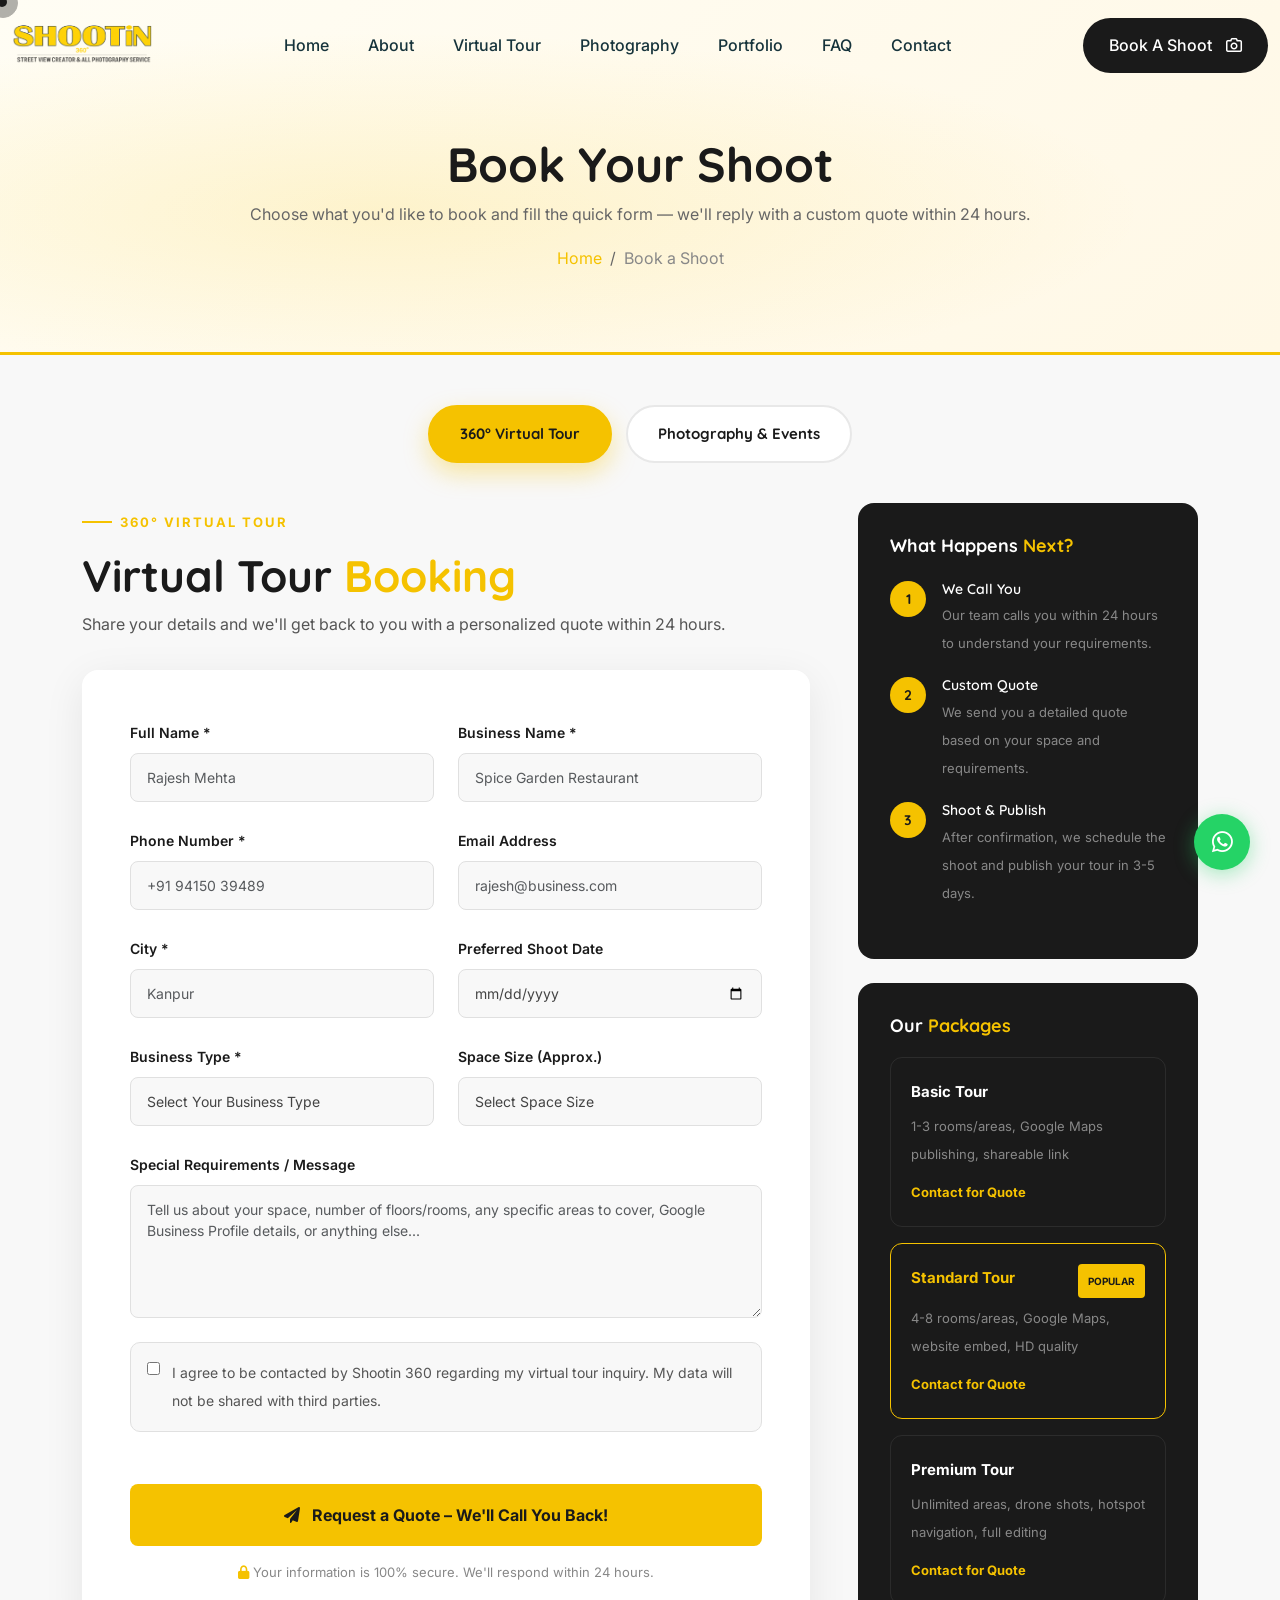
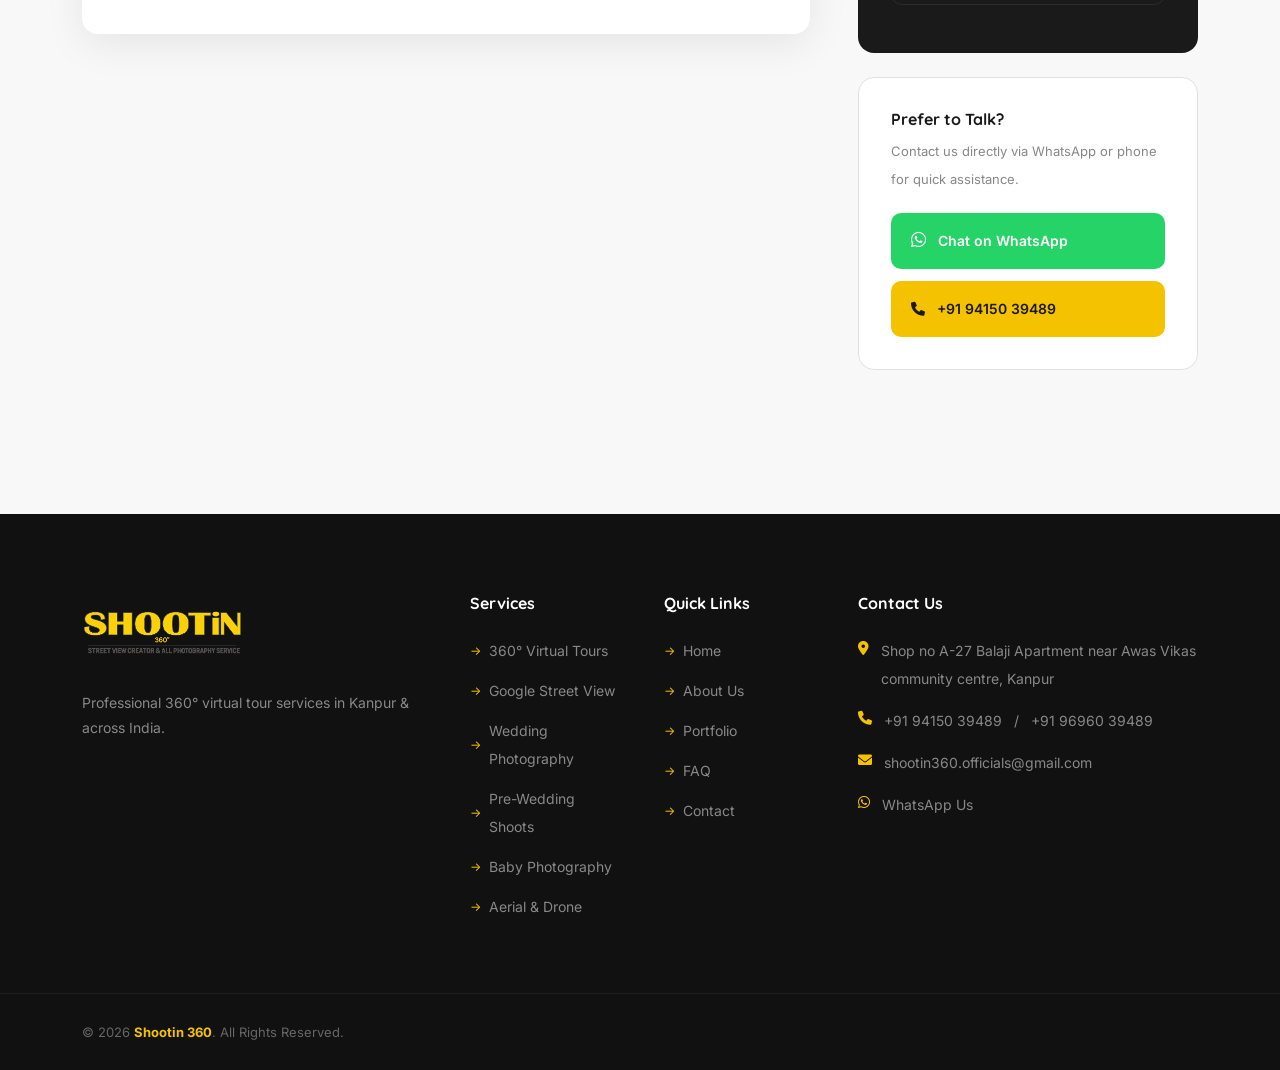
<file: booking.html>
﻿<!DOCTYPE html>
<html lang="en">
    <head>
        <meta charset="UTF-8">
        <meta http-equiv="X-UA-Compatible" content="IE=edge">
        <meta name="viewport" content="width=device-width, initial-scale=1">
        <meta name="robots" content="index, follow">
        <meta name="description" content="Book a 360° virtual tour, wedding, pre-wedding, baby shoot or drone photography in Kanpur. Get a fast custom quote from Shootin 360 — start today!">
        <meta name="keywords" content="book virtual tour kanpur, book wedding photography kanpur, book baby shoot kanpur, hire drone photographer kanpur, shootin 360 booking, google street view booking kanpur">
        <title>Book a 360° Tour or Photo Shoot in Kanpur | Shootin 360</title>
        <link rel="canonical" href="https://www.shootin360.com/booking.html">
        <meta property="og:type" content="website">
        <meta property="og:url" content="https://www.shootin360.com/booking.html">
        <meta property="og:title" content="Book a Shoot – Shootin 360 | Kanpur">
        <meta property="og:description" content="Book a 360° Virtual Tour, Wedding, Pre-Wedding, Baby Shoot or Aerial Photography in Kanpur. Get a custom quote from Shootin 360 – Google Trusted Photographer.">
        <meta property="og:image" content="https://www.shootin360.com/assets/img/og-image.jpg">
        <link rel="shortcut icon" href="assets/img/favicon.png">
        <link rel="stylesheet" href="assets/css/bootstrap.min.css">
        <link rel="stylesheet" href="assets/css/all.min.css">
        <link rel="stylesheet" href="assets/css/animate.css">
        <link rel="preconnect" href="https://fonts.googleapis.com">
        <link rel="preconnect" href="https://fonts.gstatic.com" crossorigin>
        <link rel="stylesheet" href="https://fonts.googleapis.com/css2?family=Inter:wght@400;500;700&family=Quicksand:wght@500;700;800&display=swap">
        <link rel="stylesheet" href="assets/css/main.css">
        <style>
            :root { --theme:#F5C200; --bg:#1A1A1A; --header:#1A1A1A; --text:#555; --body:#F8F8F8; }
            .s360-form-success { background:#e8f8ee; border:1px solid #6fcf97; color:#1b7a43; border-radius:8px; padding:14px 18px; font-size:14px; font-weight:600; display:flex; align-items:center; gap:10px; }
            .s360-form-error   { background:#fff0f0; border:1px solid #e57373; color:#b71c1c; border-radius:8px; padding:14px 18px; font-size:14px; font-weight:600; display:flex; align-items:center; gap:10px; }
            .s360-page-banner { background:linear-gradient(135deg,#FFFDF4 0%,#FFF8E6 100%); border-bottom:3px solid #F5C200; padding:140px 0 80px; text-align:center; position:relative; overflow:hidden; }
            .s360-page-banner::before { content:''; position:absolute; top:0;left:0;right:0;bottom:0; background:radial-gradient(ellipse at 30% 60%,rgba(245,194,0,0.15) 0%,transparent 60%); pointer-events:none; }
            .s360-page-banner h1 { color:#1A1A1A; font-size:48px; font-weight:800; position:relative; z-index:2; }
            .s360-page-banner .breadcrumb { justify-content:center; background:none; padding:0; margin:16px 0 0; position:relative; z-index:2; }
            .s360-page-banner .breadcrumb-item a { color:#F5C200; text-decoration:none; }
            .s360-page-banner .breadcrumb-item.active { color:#888; }
            .s360-page-banner .breadcrumb-item+.breadcrumb-item::before { color:#666; }
            .s360-btab { background:#fff; border:2px solid #e8e8e8; color:#1A1A1A; font-weight:700; font-family:'Quicksand',sans-serif; font-size:15px; padding:13px 30px; border-radius:50px; cursor:pointer; transition:all .25s cubic-bezier(0.22,0.61,0.36,1); }
            .s360-btab:hover { border-color:#F5C200; transform:translateY(-2px); }
            .s360-btab.active { background:#F5C200; border-color:#F5C200; color:#1A1A1A; box-shadow:0 10px 24px rgba(245,194,0,0.35); }
            .s360-section-label { display:inline-flex; align-items:center; gap:8px; color:#F5C200; font-size:13px; font-weight:700; text-transform:uppercase; letter-spacing:2px; margin-bottom:16px; }
            .s360-section-label::before { content:''; width:30px; height:2px; background:#F5C200; display:inline-block; }
            .s360-booking-form { background:#fff; border-radius:16px; padding:48px; box-shadow:0 10px 40px rgba(0,0,0,0.08); }
            .s360-booking-form .form-label { font-weight:600; color:#1A1A1A; font-size:14px; margin-bottom:6px; }
            .s360-booking-form .form-control, .s360-booking-form .form-select {
                border:1px solid #e0e0e0; border-radius:8px; padding:13px 16px; font-size:14px; color:#444; background:#F8F8F8; transition:all 0.3s;
            }
            .s360-booking-form .form-control:focus, .s360-booking-form .form-select:focus {
                border-color:#F5C200; box-shadow:0 0 0 3px rgba(245,194,0,0.15); background:#fff; outline:none;
            }
            .s360-submit-btn { background:#F5C200; color:#1A1A1A; font-weight:700; padding:17px 36px; border-radius:8px; border:none; font-size:16px; cursor:pointer; transition:all 0.3s; width:100%; display:flex; align-items:center; justify-content:center; gap:12px; }
            .s360-submit-btn:hover { background:#e0ae00; transform:translateY(-2px); }
            .s360-sidebar-card { border-radius:16px; padding:32px; margin-bottom:24px; }
            .s360-sidebar-card.dark { background:#1A1A1A; }
            .s360-sidebar-card.light { background:#fff; border:1px solid #e0e0e0; }
            .s360-next-step { display:flex; gap:16px; margin-bottom:20px; }
            .s360-step-circle { width:36px; height:36px; min-width:36px; border-radius:50%; background:#F5C200; display:flex; align-items:center; justify-content:center; font-weight:800; font-size:14px; color:#1A1A1A; font-family:'Quicksand',sans-serif; }
            .s360-next-step h6 { font-size:14px; font-weight:600; color:#fff; margin-bottom:4px; }
            .s360-next-step p { font-size:13px; color:#888; margin:0; }
            .s360-pkg { border:1px solid rgba(255,255,255,0.08); border-radius:12px; padding:20px; margin-bottom:16px; transition:all 0.3s; }
            .s360-pkg:hover { border-color:#F5C200; }
            .s360-pkg .pkg-name { font-weight:700; color:#fff; font-size:15px; margin-bottom:6px; }
            .s360-pkg .pkg-desc { font-size:13px; color:#888; margin-bottom:10px; }
            .s360-pkg .pkg-price { color:#F5C200; font-weight:700; font-size:13px; }
            .s360-quick-contact { display:flex; flex-direction:column; gap:12px; }
            .s360-qc-btn { display:flex; align-items:center; gap:12px; padding:14px 20px; border-radius:10px; text-decoration:none; font-weight:600; font-size:14px; transition:all 0.3s; }
            .s360-qc-btn.wa { background:#25D366; color:#fff; }
            .s360-qc-btn.wa:hover { background:#1db954; color:#fff; transform:translateY(-2px); }
            .s360-qc-btn.call { background:#F5C200; color:#1A1A1A; }
            .s360-qc-btn.call:hover { background:#e0ae00; color:#1A1A1A; transform:translateY(-2px); }
            .s360-wa-float { position:fixed; bottom:30px; right:30px; width:56px; height:56px; background:#25D366; border-radius:50%; display:flex; align-items:center; justify-content:center; font-size:24px; color:#fff; text-decoration:none; z-index:999; box-shadow:0 4px 20px rgba(37,211,102,0.4); transition:all 0.3s; }
            .s360-wa-float:hover { transform:scale(1.1); color:#fff; }
            .s360-footer { background:#111; padding:80px 0 0; }
            .s360-footer h5 { color:#fff; font-size:16px; font-weight:700; margin-bottom:24px; }
            .s360-footer-links { list-style:none; padding:0; margin:0; }
            .s360-footer-links li { margin-bottom:12px; }
            .s360-footer-links a { color:#888; text-decoration:none; font-size:14px; transition:color 0.3s; display:flex; align-items:center; gap:8px; }
            .s360-footer-links a:hover { color:#F5C200; }
            .s360-footer-links a::before { content:'→'; font-size:12px; color:#F5C200; }
            .s360-footer-contact-f li { color:#888; font-size:14px; margin-bottom:14px; display:flex; gap:12px; align-items:flex-start; }
            .s360-footer-contact-f li i { color:#F5C200; margin-top:4px; }
            .s360-footer-contact-f a { color:#888; text-decoration:none; }
            .s360-footer-contact-f a:hover { color:#F5C200; }
            .s360-social-f { display:flex; gap:10px; margin-top:24px; }
            .s360-social-f a { width:40px; height:40px; border-radius:8px; background:rgba(255,255,255,0.06); display:flex; align-items:center; justify-content:center; color:#888; text-decoration:none; transition:all 0.3s; }
            .s360-social-f a:hover { background:#F5C200; color:#1A1A1A; }
            .s360-footer-bottom { border-top:1px solid rgba(255,255,255,0.06); padding:24px 0; margin-top:60px; }
            .s360-footer-bottom p { color:#666; font-size:13px; margin:0; }

            /* ===== Responsive ===== */
            @media (max-width: 1199px) {
                .s360-page-banner h1 { font-size: 42px; }
                .s360-booking-form { padding: 40px 36px; }
                .s360-sidebar-card { padding: 32px; }
            }
            @media (max-width: 991px) {
                .section-padding { padding: 72px 0 !important; }
                .s360-page-banner { padding: 120px 0 60px; }
                .s360-page-banner h1 { font-size: 34px; }
                .s360-booking-form { padding: 32px 28px; }
                .s360-sidebar-card { padding: 28px 24px; }
            }
            @media (max-width: 767px) {
                .section-padding { padding: 56px 0 !important; }
                .s360-page-banner { padding: 100px 0 52px; }
                .s360-page-banner h1 { font-size: 28px; }
                .s360-booking-form { padding: 28px 22px; }
                .s360-sidebar-card { padding: 24px 20px; }
                .s360-sidebar-card.dark h5 { font-size: 15px; }
                .s360-submit-btn { padding: 15px 28px; font-size: 15px; width: 100%; justify-content: center; }
                .s360-qc-btn { padding: 12px 18px; font-size: 13px; }
                .s360-next-step { gap: 14px; }
                .s360-step-line { gap: 10px; }
            }
            @media (max-width: 575px) {
                .section-padding { padding: 48px 0 !important; }
                .s360-page-banner h1 { font-size: 24px; }
                .s360-page-banner { padding: 86px 0 40px; }
                /* Keep form readable — don't over-compress padding */
                .s360-booking-form { padding: 24px 18px; border-radius: 12px; }
                .s360-sidebar-card { padding: 20px 16px; border-radius: 12px; }
                .s360-section-title { font-size: 17px; margin-bottom: 20px; }
                .s360-next-step { gap: 10px; }
                .s360-step-circle { width: 32px; height: 32px; min-width: 32px; font-size: 12px; }
                .s360-step-label { font-size: 11px; }
                .s360-pkg { padding: 16px 14px; }
                .s360-pkg h5 { font-size: 14px; }
                .s360-pkg .price { font-size: 20px; }
                .s360-submit-btn { padding: 15px 20px; font-size: 14px; }
                .s360-footer-bottom .d-flex { flex-direction: column; align-items: center; gap: 10px !important; }
                .s360-wa-float { width: 48px; height: 48px; font-size: 20px; bottom: 20px; right: 20px; }
            }
            @media (max-width: 400px) {
                .s360-page-banner h1 { font-size: 20px; }
                .s360-booking-form { padding: 20px 14px; }
                .s360-sidebar-card { padding: 18px 12px; }
                .s360-submit-btn { font-size: 13px; padding: 14px 16px; }
            }
        </style>
    </head>
    <body>
        <div class="page-wrapper">
            <div class="preloader">
                <div class="s360-preloader">
                    <div class="s360-pre-rings">
                        <svg class="s360-pre-ring-outer" viewBox="0 0 170 170" width="170" height="170">
                            <circle cx="85" cy="85" r="78" fill="none" stroke="rgba(245,194,0,0.08)" stroke-width="1.5"/>
                            <circle cx="85" cy="85" r="78" fill="none" stroke="#F5C200" stroke-width="2.5" stroke-dasharray="100 390" stroke-linecap="round"/>
                            <circle cx="85" cy="85" r="78" fill="none" stroke="rgba(245,194,0,0.3)" stroke-width="1" stroke-dasharray="30 460" stroke-dashoffset="-150" stroke-linecap="round"/>
                        </svg>
                        <svg class="s360-pre-ring-inner" viewBox="0 0 110 110" width="110" height="110">
                            <circle cx="55" cy="55" r="48" fill="none" stroke="rgba(245,194,0,0.07)" stroke-width="1.5"/>
                            <circle cx="55" cy="55" r="48" fill="none" stroke="rgba(245,194,0,0.6)" stroke-width="2" stroke-dasharray="60 242" stroke-linecap="round"/>
                        </svg>
                        <div class="s360-pre-logo-wrap">
                            <img src="assets/img/favicon.png" alt="Shootin360" class="s360-pre-logo">
                        </div>
                    </div>
                    <div class="s360-pre-text">
                        <div class="s360-pre-name">SHOOTIN<span>360°</span></div>
                        <div class="s360-pre-tag">Street View Creator</div>
                        <div class="s360-pre-dots"><span></span><span></span><span></span></div>
                    </div>
                </div>
            </div>
            <button id="back-top" class="back-to-top"><i class="fa-regular fa-arrow-up"></i></button>
            <div class="mouseCursor cursor-outer"></div>
            <div class="mouseCursor cursor-inner"></div>
            <a href="https://wa.me/919415039489" class="s360-wa-float" target="_blank" rel="noopener"><i class="fab fa-whatsapp"></i></a>

            <div class="fix-area">
                <div class="offcanvas__info">
                    <div class="offcanvas__wrapper">
                        <div class="offcanvas__content">
                            <div class="offcanvas__top d-flex justify-content-between align-items-center">
                                <div class="offcanvas__logo">
                                    <a href="index.html"><img src="assets/img/logo/Logo.png" height="65" alt="Shootin 360 Logo"></a>
                                </div>
                                <div class="offcanvas__close"><button><i class="fa-thin fa-times"></i></button></div>
                            </div>
                            <div class="mobile-menu fix"></div>
                            <div class="off-contact-info">
                                <span class="info-title">Contact Info</span>
                                <div class="contact-details"><span class="sub-info">Phone</span><p><a href="tel:+919415039489">+91 94150 39489</a> / <a href="tel:+919696039489">+91 96960 39489</a></p></div>
                            </div>
                        </div>
                    </div>
                </div>
            </div>
            <div class="offcanvas__overlay"></div>

            <header id="header-sticky" class="header-1">
                <div class="container">
                    <div class="mega-menu-wrapper">
                        <div class="header-main">
                            <a href="index.html" class="logo"><img src="assets/img/logo/Logo.png" height="70" alt="Shootin 360 Logo"></a>
                            <div class="mean__menu-wrapper">
                                <div class="main-menu">
                                    <nav id="mobile-menu">
                                        <ul>
                                            <li><a href="index.html">Home</a></li>
                                            <li><a href="about.html">About</a></li>
                                            <li><a href="service-virtual-tour.html">Virtual Tour</a></li>
                                            <li><a href="service-photography.html">Photography</a></li>
                                            <li><a href="portfolio.html">Portfolio</a></li>
                                            <li><a href="faq.html">FAQ</a></li>
                                            <li><a href="contact.html">Contact</a></li>
                                        </ul>
                                    </nav>
                                </div>
                            </div>
                            <div class="header-right d-flex justify-content-end align-items-center">
                                <a href="booking.html" class="theme-btn header-bg">Book a Shoot <i class="fa-regular fa-camera"></i></a>
                                <div class="header__hamburger d-xl-none my-auto">
                                    <div class="sidebar__toggle"><span></span><span></span><span></span></div>
                                </div>
                            </div>
                        </div>
                    </div>
                </div>
            </header>

            <div id="smooth-wrapper">
                <div id="smooth-content">

                    <div class="s360-page-banner">
                        <div class="container">
                            <h1>Book Your Shoot</h1>
                            <p style="color:#666;font-size:16px;margin-top:12px;position:relative;z-index:2;">Choose what you'd like to book and fill the quick form — we'll reply with a custom quote within 24 hours.</p>
                            <nav aria-label="breadcrumb">
                                <ol class="breadcrumb">
                                    <li class="breadcrumb-item"><a href="index.html">Home</a></li>
                                    <li class="breadcrumb-item active">Book a Shoot</li>
                                </ol>
                            </nav>
                        </div>
                    </div>

                    <!-- ===== BOOKING TYPE TABS ===== -->
                    <section style="background:#F8F8F8;padding:50px 0 0;">
                        <div class="container">
                            <div class="s360-booking-tabs" style="display:flex;flex-wrap:wrap;gap:14px;justify-content:center;">
                                <button type="button" class="s360-btab active" data-target="tab-virtual">360° Virtual Tour</button>
                                <button type="button" class="s360-btab" data-target="tab-photography">Photography &amp; Events</button>
                            </div>
                        </div>
                    </section>

                    <section id="tab-virtual" class="section-padding" style="background:#F8F8F8;padding-top:40px;">
                        <div class="container">
                            <div class="row g-5">
                                <!-- Booking Form -->
                                <div class="col-lg-8 wow fadeInLeft" data-wow-delay=".2s">
                                    <div class="s360-section-label">360° Virtual Tour</div>
                                    <h2 style="margin-bottom:10px;">Virtual Tour <span style="color:#F5C200;">Booking</span></h2>
                                    <p style="color:#555;margin-bottom:32px;">Share your details and we'll get back to you with a personalized quote within 24 hours.</p>
                                    <div class="s360-booking-form">
                                        <form id="bookingForm" novalidate>
                                            <input type="hidden" name="form_type" value="booking">
                                            <div class="row g-4">
                                                <div class="col-md-6">
                                                    <label class="form-label">Full Name *</label>
                                                    <input type="text" name="name" class="form-control" placeholder="Rajesh Mehta" required>
                                                </div>
                                                <div class="col-md-6">
                                                    <label class="form-label">Business Name *</label>
                                                    <input type="text" name="business" class="form-control" placeholder="Spice Garden Restaurant" required>
                                                </div>
                                                <div class="col-md-6">
                                                    <label class="form-label">Phone Number *</label>
                                                    <input type="tel" name="phone" class="form-control" placeholder="+91 94150 39489" required>
                                                </div>
                                                <div class="col-md-6">
                                                    <label class="form-label">Email Address</label>
                                                    <input type="email" name="email" class="form-control" placeholder="rajesh@business.com">
                                                </div>
                                                <div class="col-md-6">
                                                    <label class="form-label">City *</label>
                                                    <input type="text" name="city" class="form-control" placeholder="Kanpur" required>
                                                </div>
                                                <div class="col-md-6">
                                                    <label class="form-label">Preferred Shoot Date</label>
                                                    <input type="date" name="shoot_date" class="form-control">
                                                </div>
                                                <div class="col-md-6">
                                                    <label class="form-label">Business Type *</label>
                                                    <select name="biz_type" class="form-select" required>
                                                        <option value="">Select Your Business Type</option>
                                                        <option>Hotel</option>
                                                        <option>Restaurant / Cafe / Bar</option>
                                                        <option>School / College / Institute</option>
                                                        <option>Automobile Showroom</option>
                                                        <option>Furniture / Retail Showroom</option>
                                                        <option>Real Estate – Flat / Villa</option>
                                                        <option>Real Estate – Commercial</option>
                                                        <option>Hospital / Clinic / Diagnostic Center</option>
                                                        <option>Gym / Fitness Center</option>
                                                        <option>Salon / Spa / Beauty Studio</option>
                                                        <option>Corporate Office</option>
                                                        <option>Banquet / Event Venue</option>
                                                        <option>Other</option>
                                                    </select>
                                                </div>
                                                <div class="col-md-6">
                                                    <label class="form-label">Space Size (Approx.)</label>
                                                    <select name="space_size" class="form-select">
                                                        <option value="">Select Space Size</option>
                                                        <option>Small – Below 500 sq.ft.</option>
                                                        <option>Medium – 500 to 2000 sq.ft.</option>
                                                        <option>Large – 2000 to 5000 sq.ft.</option>
                                                        <option>Very Large – Above 5000 sq.ft.</option>
                                                        <option>Not Sure</option>
                                                    </select>
                                                </div>
                                                <div class="col-12">
                                                    <label class="form-label">Special Requirements / Message</label>
                                                    <textarea name="message" class="form-control" rows="5" placeholder="Tell us about your space, number of floors/rooms, any specific areas to cover, Google Business Profile details, or anything else..."></textarea>
                                                </div>
                                                <div class="col-12">
                                                    <div style="background:#F8F8F8;border:1px solid #e0e0e0;border-radius:10px;padding:16px;margin-bottom:4px;">
                                                        <label style="display:flex;align-items:flex-start;gap:12px;cursor:pointer;font-size:14px;color:#555;">
                                                            <input type="checkbox" id="bookingConsent" name="consent" style="margin-top:3px;accent-color:#F5C200;" required>
                                                            I agree to be contacted by Shootin 360 regarding my virtual tour inquiry. My data will not be shared with third parties.
                                                        </label>
                                                    </div>
                                                </div>
                                                <div class="col-12" id="bookingMsg"></div>
                                                <div class="col-12">
                                                    <button type="submit" id="bookingBtn" class="s360-submit-btn">
                                                        <i class="fa-solid fa-paper-plane"></i> Request a Quote – We'll Call You Back!
                                                    </button>
                                                    <p style="text-align:center;font-size:13px;color:#888;margin-top:12px;"><i class="fa-solid fa-lock" style="color:#F5C200;"></i> Your information is 100% secure. We'll respond within 24 hours.</p>
                                                </div>
                                            </div>
                                        </form>
                                    </div>
                                </div>

                                <!-- Sidebar -->
                                <div class="col-lg-4 wow fadeInRight" data-wow-delay=".3s">

                                    <!-- What Happens Next -->
                                    <div class="s360-sidebar-card dark mb-4">
                                        <h5 style="color:#fff;margin-bottom:24px;font-size:18px;">What Happens <span style="color:#F5C200;">Next?</span></h5>
                                        <div class="s360-next-step">
                                            <div class="s360-step-circle">1</div>
                                            <div>
                                                <h6>We Call You</h6>
                                                <p>Our team calls you within 24 hours to understand your requirements.</p>
                                            </div>
                                        </div>
                                        <div class="s360-next-step">
                                            <div class="s360-step-circle">2</div>
                                            <div>
                                                <h6>Custom Quote</h6>
                                                <p>We send you a detailed quote based on your space and requirements.</p>
                                            </div>
                                        </div>
                                        <div class="s360-next-step">
                                            <div class="s360-step-circle">3</div>
                                            <div>
                                                <h6>Shoot & Publish</h6>
                                                <p>After confirmation, we schedule the shoot and publish your tour in 3-5 days.</p>
                                            </div>
                                        </div>
                                    </div>

                                    <!-- Packages -->
                                    <div class="s360-sidebar-card dark mb-4">
                                        <h5 style="color:#fff;margin-bottom:20px;font-size:18px;">Our <span style="color:#F5C200;">Packages</span></h5>
                                        <div class="s360-pkg">
                                            <div class="pkg-name">Basic Tour</div>
                                            <div class="pkg-desc">1-3 rooms/areas, Google Maps publishing, shareable link</div>
                                            <div class="pkg-price">Contact for Quote</div>
                                        </div>
                                        <div class="s360-pkg" style="border-color:#F5C200;">
                                            <div style="display:flex;justify-content:space-between;align-items:center;margin-bottom:6px;">
                                                <div class="pkg-name" style="color:#F5C200;">Standard Tour</div>
                                                <span style="background:#F5C200;color:#1A1A1A;font-size:10px;font-weight:700;padding:3px 10px;border-radius:4px;">POPULAR</span>
                                            </div>
                                            <div class="pkg-desc">4-8 rooms/areas, Google Maps, website embed, HD quality</div>
                                            <div class="pkg-price">Contact for Quote</div>
                                        </div>
                                        <div class="s360-pkg">
                                            <div class="pkg-name">Premium Tour</div>
                                            <div class="pkg-desc">Unlimited areas, drone shots, hotspot navigation, full editing</div>
                                            <div class="pkg-price">Contact for Quote</div>
                                        </div>
                                    </div>

                                    <!-- Quick Contact -->
                                    <div class="s360-sidebar-card light">
                                        <h5 style="color:#1A1A1A;margin-bottom:8px;font-size:16px;">Prefer to Talk?</h5>
                                        <p style="color:#888;font-size:13px;margin-bottom:20px;">Contact us directly via WhatsApp or phone for quick assistance.</p>
                                        <div class="s360-quick-contact">
                                            <a href="https://wa.me/919415039489?text=Hi!%20I%20want%20to%20book%20a%20360%20virtual%20tour." class="s360-qc-btn wa" target="_blank" rel="noopener">
                                                <i class="fab fa-whatsapp fa-lg"></i>
                                                <span>Chat on WhatsApp</span>
                                            </a>
                                            <a href="tel:+919415039489" class="s360-qc-btn call">
                                                <i class="fa-solid fa-phone"></i>
                                                <span>+91 94150 39489</span>
                                            </a>
                                        </div>
                                    </div>

                                </div>
                            </div>
                        </div>
                    </section>

                    <!-- ===== PHOTOGRAPHY & EVENTS BOOKING ===== -->
                    <section id="tab-photography" style="background:#FFFDF4;padding:60px 0 70px;position:relative;overflow:hidden;display:none;">
                        <div style="position:absolute;top:0;right:0;width:260px;height:260px;background:radial-gradient(circle at 100% 0,rgba(245,194,0,0.09) 0%,transparent 70%);pointer-events:none;"></div>
                        <div class="container">
                            <div class="row justify-content-center">
                                <div class="col-lg-8 col-xl-7 wow fadeInUp">
                                    <div class="text-center mb-5">
                                        <div style="display:flex;align-items:center;gap:12px;justify-content:center;margin-bottom:16px;">
                                            <div style="width:36px;height:2px;background:#F5C200;"></div>
                                            <span style="color:#F5C200;font-size:12px;font-weight:700;letter-spacing:3px;text-transform:uppercase;">Tailor-Made For You</span>
                                            <div style="width:36px;height:2px;background:#F5C200;"></div>
                                        </div>
                                        <h2 style="font-family:'Quicksand',sans-serif;font-size:40px;font-weight:800;color:#1A1A1A;line-height:1.25;margin-bottom:12px;">
                                            Photography &amp; Event <span style="color:#F5C200;">Booking</span>
                                        </h2>
                                        <p style="color:#777;font-size:15px;">Tell us about your shoot — wedding, pre-wedding, baby, birthday or corporate event — and we'll craft a custom quote just for you.</p>
                                    </div>
                                    <form style="background:#fff;border-radius:20px;padding:40px 36px;border:1px solid rgba(245,194,0,0.2);box-shadow:0 8px 40px rgba(0,0,0,0.06);" action="https://formsubmit.co/shootin360.officials@gmail.com" method="POST">
                                        <input type="hidden" name="_subject" value="Custom Package Inquiry – Shootin 360">
                                        <input type="hidden" name="_next" value="https://www.shootin360.com/booking.html">
                                        <input type="hidden" name="_captcha" value="true">
                                        <div class="mb-4">
                                            <label style="font-weight:600;color:#1A1A1A;font-size:14px;margin-bottom:8px;display:block;">Events <span style="color:#F5C200;">*</span></label>
                                            <div style="display:flex;flex-wrap:wrap;gap:10px;">
                                                <label style="display:flex;align-items:center;gap:8px;cursor:pointer;background:#FFFDF4;border:1px solid rgba(245,194,0,0.3);border-radius:30px;padding:8px 16px;font-size:13px;color:#555;">
                                                    <input type="checkbox" name="events[]" value="Wedding" style="accent-color:#F5C200;"> Wedding
                                                </label>
                                                <label style="display:flex;align-items:center;gap:8px;cursor:pointer;background:#FFFDF4;border:1px solid rgba(245,194,0,0.3);border-radius:30px;padding:8px 16px;font-size:13px;color:#555;">
                                                    <input type="checkbox" name="events[]" value="Engagement" style="accent-color:#F5C200;"> Engagement
                                                </label>
                                                <label style="display:flex;align-items:center;gap:8px;cursor:pointer;background:#FFFDF4;border:1px solid rgba(245,194,0,0.3);border-radius:30px;padding:8px 16px;font-size:13px;color:#555;">
                                                    <input type="checkbox" name="events[]" value="Pre-Wedding Shoot" style="accent-color:#F5C200;"> Pre-Wedding Shoot
                                                </label>
                                                <label style="display:flex;align-items:center;gap:8px;cursor:pointer;background:#FFFDF4;border:1px solid rgba(245,194,0,0.3);border-radius:30px;padding:8px 16px;font-size:13px;color:#555;">
                                                    <input type="checkbox" name="events[]" value="Reception" style="accent-color:#F5C200;"> Reception
                                                </label>
                                                <label style="display:flex;align-items:center;gap:8px;cursor:pointer;background:#FFFDF4;border:1px solid rgba(245,194,0,0.3);border-radius:30px;padding:8px 16px;font-size:13px;color:#555;">
                                                    <input type="checkbox" name="events[]" value="Haldi/Mehendi" style="accent-color:#F5C200;"> Haldi / Mehendi
                                                </label>
                                            </div>
                                        </div>
                                        <div class="mb-4">
                                            <label style="font-weight:600;color:#1A1A1A;font-size:14px;margin-bottom:8px;display:block;">Preferred Deliverables <span style="color:#F5C200;">*</span></label>
                                            <div style="display:flex;flex-wrap:wrap;gap:10px;">
                                                <label style="display:flex;align-items:center;gap:8px;cursor:pointer;background:#FFFDF4;border:1px solid rgba(245,194,0,0.3);border-radius:30px;padding:8px 16px;font-size:13px;color:#555;">
                                                    <input type="checkbox" name="deliverables[]" value="Photos" style="accent-color:#F5C200;"> Photos
                                                </label>
                                                <label style="display:flex;align-items:center;gap:8px;cursor:pointer;background:#FFFDF4;border:1px solid rgba(245,194,0,0.3);border-radius:30px;padding:8px 16px;font-size:13px;color:#555;">
                                                    <input type="checkbox" name="deliverables[]" value="Video" style="accent-color:#F5C200;"> Video
                                                </label>
                                                <label style="display:flex;align-items:center;gap:8px;cursor:pointer;background:#FFFDF4;border:1px solid rgba(245,194,0,0.3);border-radius:30px;padding:8px 16px;font-size:13px;color:#555;">
                                                    <input type="checkbox" name="deliverables[]" value="Album" style="accent-color:#F5C200;"> Album
                                                </label>
                                                <label style="display:flex;align-items:center;gap:8px;cursor:pointer;background:#FFFDF4;border:1px solid rgba(245,194,0,0.3);border-radius:30px;padding:8px 16px;font-size:13px;color:#555;">
                                                    <input type="checkbox" name="deliverables[]" value="Reels/Shorts" style="accent-color:#F5C200;"> Reels / Shorts
                                                </label>
                                                <label style="display:flex;align-items:center;gap:8px;cursor:pointer;background:#FFFDF4;border:1px solid rgba(245,194,0,0.3);border-radius:30px;padding:8px 16px;font-size:13px;color:#555;">
                                                    <input type="checkbox" name="deliverables[]" value="Drone" style="accent-color:#F5C200;"> Drone
                                                </label>
                                            </div>
                                        </div>
                                        <div class="mb-4">
                                            <label style="font-weight:600;color:#1A1A1A;font-size:14px;margin-bottom:8px;display:block;">Add-Ons / Special Requests</label>
                                            <textarea name="addons" rows="3" placeholder="e.g., Drone coverage, extra hours, specific locations..." style="width:100%;border:1px solid rgba(245,194,0,0.3);border-radius:12px;padding:14px 16px;font-size:14px;color:#555;background:#FFFDF4;resize:vertical;outline:none;font-family:inherit;" onfocus="this.style.borderColor='#F5C200'" onblur="this.style.borderColor='rgba(245,194,0,0.3)'"></textarea>
                                        </div>
                                        <div class="mb-4">
                                            <label style="font-weight:600;color:#1A1A1A;font-size:14px;margin-bottom:8px;display:block;">Estimated Budget</label>
                                            <select name="budget" style="width:100%;border:1px solid rgba(245,194,0,0.3);border-radius:12px;padding:14px 16px;font-size:14px;color:#555;background:#FFFDF4;outline:none;font-family:inherit;cursor:pointer;" onfocus="this.style.borderColor='#F5C200'" onblur="this.style.borderColor='rgba(245,194,0,0.3)'">
                                                <option value="">Select your budget range</option>
                                                <option value="Under ₹40,000">Under ₹40,000</option>
                                                <option value="₹40,000 – ₹60,000">₹40,000 – ₹60,000</option>
                                                <option value="₹60,000 – ₹90,000">₹60,000 – ₹90,000</option>
                                                <option value="₹90,000 – ₹1,50,000">₹90,000 – ₹1,50,000</option>
                                                <option value="Above ₹1,50,000">Above ₹1,50,000</option>
                                            </select>
                                        </div>
                                        <div class="mb-4">
                                            <label style="font-weight:600;color:#1A1A1A;font-size:14px;margin-bottom:8px;display:block;">Any Other Requirements</label>
                                            <textarea name="requirements" rows="3" placeholder="Tell us anything else — your date, venue, theme, or any special needs..." style="width:100%;border:1px solid rgba(245,194,0,0.3);border-radius:12px;padding:14px 16px;font-size:14px;color:#555;background:#FFFDF4;resize:vertical;outline:none;font-family:inherit;" onfocus="this.style.borderColor='#F5C200'" onblur="this.style.borderColor='rgba(245,194,0,0.3)'"></textarea>
                                        </div>
                                        <div class="mb-4">
                                            <label style="font-weight:600;color:#1A1A1A;font-size:14px;margin-bottom:8px;display:block;">Your Name <span style="color:#F5C200;">*</span></label>
                                            <input type="text" name="name" required placeholder="Your full name" style="width:100%;border:1px solid rgba(245,194,0,0.3);border-radius:12px;padding:14px 16px;font-size:14px;color:#555;background:#FFFDF4;outline:none;font-family:inherit;" onfocus="this.style.borderColor='#F5C200'" onblur="this.style.borderColor='rgba(245,194,0,0.3)'">
                                        </div>
                                        <div class="mb-4">
                                            <label style="font-weight:600;color:#1A1A1A;font-size:14px;margin-bottom:8px;display:block;">Phone Number <span style="color:#F5C200;">*</span></label>
                                            <input type="tel" name="phone" required placeholder="+91 XXXXX XXXXX" style="width:100%;border:1px solid rgba(245,194,0,0.3);border-radius:12px;padding:14px 16px;font-size:14px;color:#555;background:#FFFDF4;outline:none;font-family:inherit;" onfocus="this.style.borderColor='#F5C200'" onblur="this.style.borderColor='rgba(245,194,0,0.3)'">
                                        </div>
                                        <button type="submit" style="width:100%;background:linear-gradient(135deg,#F5C200,#e6a800);color:#1A1A1A;font-weight:700;font-size:16px;border:none;border-radius:12px;padding:16px;cursor:pointer;font-family:'Quicksand',sans-serif;letter-spacing:0.5px;transition:opacity 0.3s;" onmouseover="this.style.opacity='0.9'" onmouseout="this.style.opacity='1'">
                                            <i class="fa-solid fa-paper-plane" style="margin-right:8px;"></i> Send My Custom Inquiry
                                        </button>
                                    </form>
                                </div>
                            </div>
                        </div>
                    </section>

                    <!-- Footer -->
                    <footer class="s360-footer">
                        <div class="container">
                            <div class="row g-5">
                                <div class="col-lg-4 col-md-6 wow fadeInUp" data-wow-delay=".2s">
                                    <a href="index.html" style="text-decoration:none;">
                                        <img src="assets/img/logo/Logo.png" height="80" alt="Shootin 360 Logo">
                                    </a>
                                    <p style="color:#888;font-size:14px;line-height:1.8;margin:16px 0 24px;">Professional 360° virtual tour services in Kanpur & across India.</p>
                                </div>
                                <div class="col-lg-2 col-md-6 wow fadeInUp" data-wow-delay=".3s">
                                    <h5>Services</h5>
                                    <ul class="s360-footer-links">
                                        <li><a href="service-virtual-tour.html#virtual-tours">360° Virtual Tours</a></li>
                                        <li><a href="service-virtual-tour.html#streetview">Google Street View</a></li>
                                        <li><a href="service-photography.html#wedding">Wedding Photography</a></li>
                                        <li><a href="service-photography.html#pre-wedding">Pre-Wedding Shoots</a></li>
                                        <li><a href="service-photography.html#baby-shoot">Baby Photography</a></li>
                                        <li><a href="service-virtual-tour.html#drone">Aerial &amp; Drone</a></li>
                                    </ul>
                                </div>
                                <div class="col-lg-2 col-md-6 wow fadeInUp" data-wow-delay=".4s">
                                    <h5>Quick Links</h5>
                                    <ul class="s360-footer-links">
                                        <li><a href="index.html">Home</a></li>
                                        <li><a href="about.html">About Us</a></li>
                                        <li><a href="portfolio.html">Portfolio</a></li>
                                        <li><a href="faq.html">FAQ</a></li>
                                        <li><a href="contact.html">Contact</a></li>
                                    </ul>
                                </div>
                                <div class="col-lg-4 col-md-6 wow fadeInUp" data-wow-delay=".5s">
                                    <h5>Contact Us</h5>
                                    <ul class="s360-footer-contact-f list-unstyled">
                                        <li><i class="fa-solid fa-location-dot"></i><span><a href="https://maps.app.goo.gl/gBnhtyVtVWjib6Tn7" target="_blank" rel="noopener" title="View on Google Maps" class="s360-addr-link">Shop no A-27 Balaji Apartment near Awas Vikas community centre, Kanpur</a></span></li>
                                        <li><i class="fa-solid fa-phone"></i><a href="tel:+919415039489">+91 94150 39489</a> / <a href="tel:+919696039489">+91 96960 39489</a></li>
                                        <li><i class="fa-solid fa-envelope"></i><a href="mailto:shootin360.officials@gmail.com">shootin360.officials@gmail.com</a></li>
                                        <li><i class="fab fa-whatsapp"></i><a href="https://wa.me/919415039489">WhatsApp Us</a></li>
                                    </ul>
                                </div>
                            </div>
                        </div>
                        <div class="s360-footer-bottom">
                            <div class="container">
                                <p>© 2026 <strong style="color:#F5C200;">Shootin 360</strong>. All Rights Reserved.</p>
                            </div>
                        </div>
                    </footer>

                </div>
            </div>
        </div>

        <script src="assets/js/jquery-3.7.1.min.js"></script>
        <script src="assets/js/viewport.jquery.js"></script>
        <script src="assets/js/bootstrap.bundle.min.js"></script>
        <script src="assets/js/gsap.min.js"></script>
        <script src="assets/js/ScrollTrigger.min.js"></script>
        <script src="assets/js/ScrollSmoother.min.js"></script>
        <script src="assets/js/jquery.meanmenu.min.js"></script>
        <script src="assets/js/wow.min.js"></script>
        <script src="assets/js/main.js"></script>

        <script>
        (function () {
            var form = document.getElementById('bookingForm');
            var btn  = document.getElementById('bookingBtn');
            var msg  = document.getElementById('bookingMsg');

            form.addEventListener('submit', function (e) {
                e.preventDefault();

                // Basic validation
                var name  = form.querySelector('[name="name"]').value.trim();
                var phone = form.querySelector('[name="phone"]').value.trim();
                var biz   = form.querySelector('[name="business"]').value.trim();
                var btype = form.querySelector('[name="biz_type"]').value;
                var consent = document.getElementById('bookingConsent').checked;

                if (!name || !phone || !biz || !btype) {
                    msg.innerHTML = '<div class="s360-form-error"><i class="fa-solid fa-triangle-exclamation"></i> Please fill all required fields.</div>';
                    return;
                }
                if (!consent) {
                    msg.innerHTML = '<div class="s360-form-error"><i class="fa-solid fa-triangle-exclamation"></i> Please accept the consent checkbox.</div>';
                    return;
                }

                btn.disabled = true;
                btn.innerHTML = '<i class="fa-solid fa-spinner fa-spin"></i> Sending…';
                msg.innerHTML = '';

                fetch('send-mail.php', { method: 'POST', body: new FormData(form) })
                    .then(function (r) { return r.json(); })
                    .then(function (res) {
                        if (res.ok) {
                            msg.innerHTML = '<div class="s360-form-success"><i class="fa-solid fa-circle-check"></i> ' + res.msg + '</div>';
                            form.reset();
                        } else {
                            msg.innerHTML = '<div class="s360-form-error"><i class="fa-solid fa-triangle-exclamation"></i> ' + res.msg + '</div>';
                        }
                    })
                    .catch(function () {
                        msg.innerHTML = '<div class="s360-form-error"><i class="fa-solid fa-triangle-exclamation"></i> Network error. Please WhatsApp us at +91 94150 39489.</div>';
                    })
                    .finally(function () {
                        btn.disabled = false;
                        btn.innerHTML = '<i class="fa-solid fa-paper-plane"></i> Request a Quote – We\'ll Call You Back!';
                        msg.scrollIntoView({ behavior: 'smooth', block: 'center' });
                    });
            });
        })();
        </script>
        <script>
        // Booking type tabs (Virtual Tour vs Photography)
        (function () {
            var tabs = document.querySelectorAll('.s360-btab');
            var secV = document.getElementById('tab-virtual');
            var secP = document.getElementById('tab-photography');
            if (!tabs.length || !secV || !secP) return;
            function reveal(sec) {
                // WOW.js leaves .wow elements hidden if their tab was display:none at load — force-reveal them.
                sec.querySelectorAll('.wow').forEach(function (el) {
                    el.style.visibility = 'visible';
                    el.style.opacity = '1';
                });
            }
            function show(target) {
                var photo = (target === 'tab-photography');
                secV.style.display = photo ? 'none' : '';
                secP.style.display = photo ? '' : 'none';
                reveal(photo ? secP : secV);
                tabs.forEach(function (b) { b.classList.toggle('active', b.dataset.target === target); });
            }
            tabs.forEach(function (b) {
                b.addEventListener('click', function () {
                    show(b.dataset.target);
                    history.replaceState(null, '', b.dataset.target === 'tab-photography' ? '#photography' : '#virtual');
                });
            });
            show(location.hash === '#photography' ? 'tab-photography' : 'tab-virtual');
        })();
        </script>
    </body>
</html>
</file>
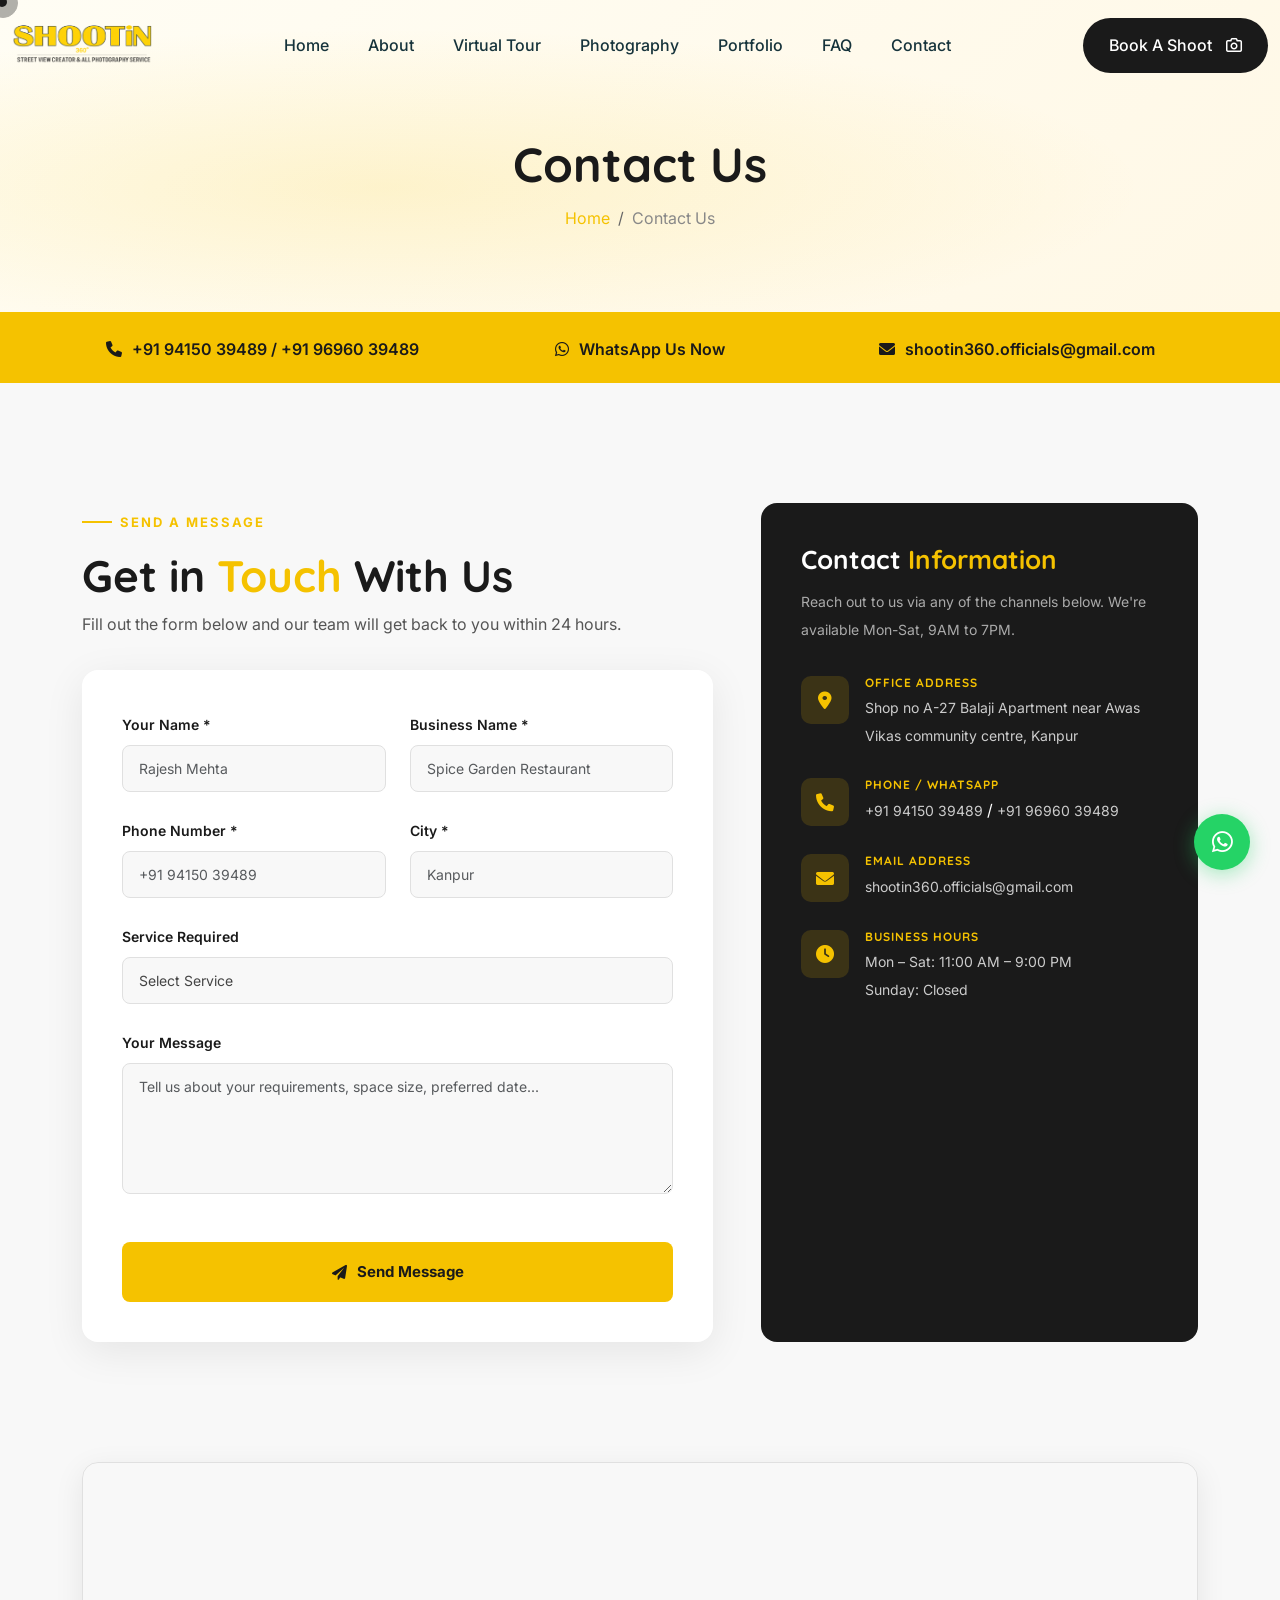
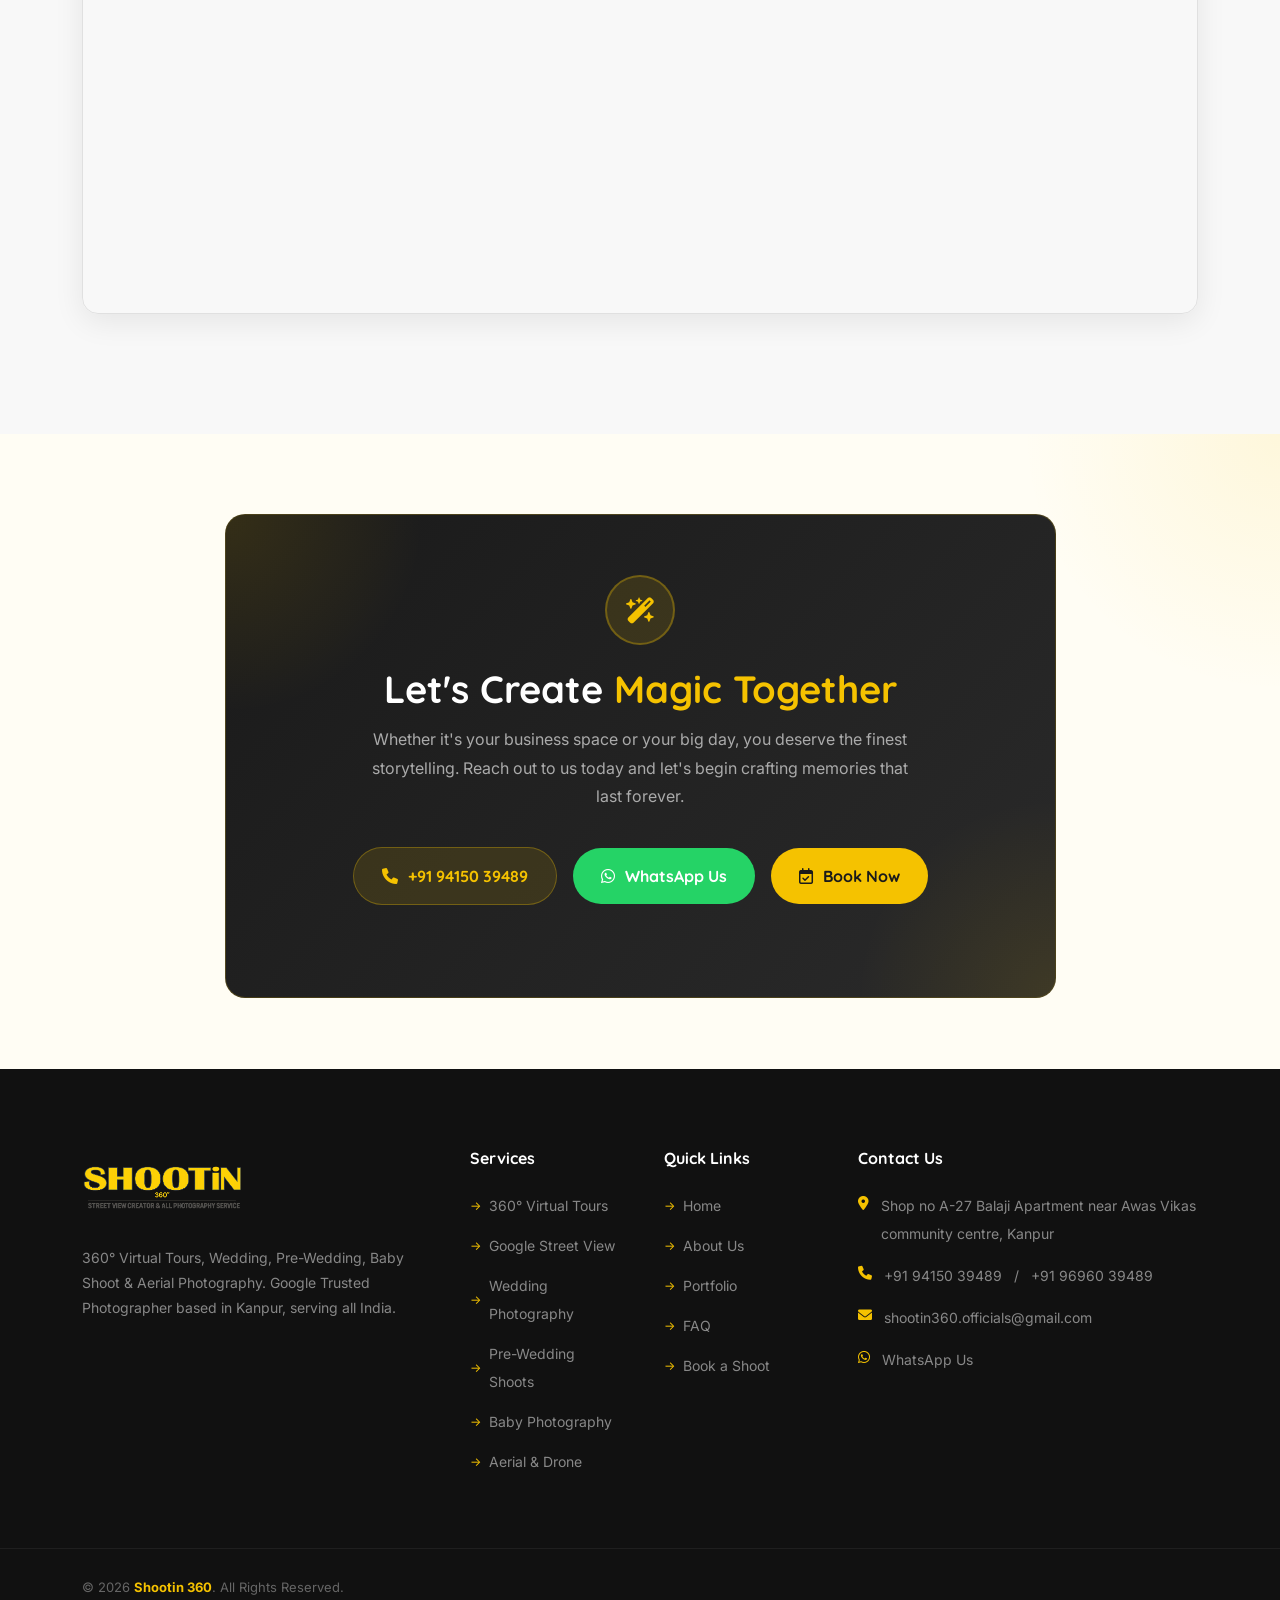
<file: contact.html>
﻿<!DOCTYPE html>
<html lang="en">
    <head>
        <meta charset="UTF-8">
        <meta http-equiv="X-UA-Compatible" content="IE=edge">
        <meta name="viewport" content="width=device-width, initial-scale=1">
        <meta name="robots" content="index, follow">
        <meta name="description" content="Contact Shootin 360 in Kanpur for 360° tours & photography. Call or WhatsApp +91 94150 39489 for a free quote. We reply within a day!">
        <meta name="keywords" content="contact shootin 360, book virtual tour kanpur, book wedding photography kanpur, shootin360 phone number, shootin360 email, kanpur photography booking">
        <title>Contact Shootin 360 | Kanpur Photography & 360° Tours</title>
        <link rel="canonical" href="https://www.shootin360.com/contact.html">
        <meta property="og:type" content="website">
        <meta property="og:url" content="https://www.shootin360.com/contact.html">
        <meta property="og:title" content="Contact Shootin 360 | Book Photography & Virtual Tour | Kanpur">
        <meta property="og:description" content="Book a 360° Virtual Tour, Wedding, Pre-Wedding, Baby Shoot or Aerial Photography in Kanpur. WhatsApp +91 94150 39489 or email shootin360.officials@gmail.com.">
        <meta property="og:image" content="https://www.shootin360.com/assets/img/og-image.jpg">
        <script type="application/ld+json">
        {"@context":"https://schema.org","@type":"ContactPage","name":"Contact Shootin 360","description":"Book 360° Virtual Tours, Wedding, Pre-Wedding, Baby Shoot & Aerial Photography in Kanpur.","url":"https://www.shootin360.com/contact.html","breadcrumb":{"@type":"BreadcrumbList","itemListElement":[{"@type":"ListItem","position":1,"name":"Home","item":"https://www.shootin360.com/"},{"@type":"ListItem","position":2,"name":"Contact","item":"https://www.shootin360.com/contact.html"}]}}
        </script>
        <link rel="shortcut icon" href="assets/img/favicon.png">
        <link rel="stylesheet" href="assets/css/bootstrap.min.css">
        <link rel="stylesheet" href="assets/css/all.min.css">
        <link rel="stylesheet" href="assets/css/animate.css">
        <link rel="preconnect" href="https://fonts.googleapis.com">
        <link rel="preconnect" href="https://fonts.gstatic.com" crossorigin>
        <link rel="stylesheet" href="https://fonts.googleapis.com/css2?family=Inter:wght@400;500;700&family=Quicksand:wght@500;700;800&display=swap">
        <link rel="stylesheet" href="assets/css/main.css">
        <style>
            :root { --theme:#F5C200; --bg:#1A1A1A; --header:#1A1A1A; --text:#555; --body:#F8F8F8; }
            .s360-form-success { background:#e8f8ee; border:1px solid #6fcf97; color:#1b7a43; border-radius:8px; padding:14px 18px; font-size:14px; font-weight:600; display:flex; align-items:center; gap:10px; }
            .s360-form-error   { background:#fff0f0; border:1px solid #e57373; color:#b71c1c; border-radius:8px; padding:14px 18px; font-size:14px; font-weight:600; display:flex; align-items:center; gap:10px; }
            .s360-page-banner { background:linear-gradient(135deg,#FFFDF4 0%,#FFF8E6 100%); border-bottom:3px solid #F5C200; padding:140px 0 80px; text-align:center; position:relative; overflow:hidden; }
            .s360-page-banner::before { content:''; position:absolute; top:0;left:0;right:0;bottom:0; background:radial-gradient(ellipse at 30% 60%,rgba(245,194,0,0.15) 0%,transparent 60%); pointer-events:none; }
            .s360-page-banner h1 { color:#1A1A1A; font-size:48px; font-weight:800; position:relative; z-index:2; }
            .s360-page-banner .breadcrumb { justify-content:center; background:none; padding:0; margin:16px 0 0; position:relative; z-index:2; }
            .s360-page-banner .breadcrumb-item a { color:var(--theme); text-decoration:none; }
            .s360-page-banner .breadcrumb-item.active { color:#888; }
            .s360-page-banner .breadcrumb-item+.breadcrumb-item::before { color:#666; }
            .s360-section-label { display:inline-flex; align-items:center; gap:8px; color:var(--theme); font-size:13px; font-weight:700; text-transform:uppercase; letter-spacing:2px; margin-bottom:16px; }
            .s360-section-label::before { content:''; width:30px; height:2px; background:var(--theme); display:inline-block; }
            .s360-contact-form { background:#fff; border-radius:16px; padding:40px; box-shadow:0 10px 40px rgba(0,0,0,0.08); }
            .s360-contact-form .form-label { font-weight:600; color:#1A1A1A; font-size:14px; margin-bottom:6px; }
            .s360-contact-form .form-control, .s360-contact-form .form-select {
                border:1px solid #e0e0e0; border-radius:8px; padding:12px 16px; font-size:14px; color:#444; background:#F8F8F8;
                transition:all 0.3s;
            }
            .s360-contact-form .form-control:focus, .s360-contact-form .form-select:focus {
                border-color:var(--theme); box-shadow:0 0 0 3px rgba(245,194,0,0.15); background:#fff; outline:none;
            }
            .s360-submit-btn {
                background:var(--theme); color:#1A1A1A; font-weight:700; padding:16px 36px; border-radius:8px;
                border:none; font-size:15px; cursor:pointer; transition:all 0.3s; width:100%;
                display:flex; align-items:center; justify-content:center; gap:10px;
            }
            .s360-submit-btn:hover { background:#e0ae00; transform:translateY(-2px); }
            .s360-contact-info-card { background:#1A1A1A; border-radius:16px; padding:40px; color:#fff; height:100%; }
            .s360-contact-info-card h3 { color:#fff; margin-bottom:10px; font-size:26px; }
            .s360-contact-info-card p { color:#aaa; font-size:14px; margin-bottom:32px; }
            .s360-info-item { display:flex; gap:16px; margin-bottom:28px; }
            .s360-info-icon { width:48px; height:48px; min-width:48px; background:rgba(245,194,0,0.15); border-radius:10px; display:flex; align-items:center; justify-content:center; font-size:18px; color:var(--theme); }
            .s360-info-item h6 { color:var(--theme); font-size:12px; text-transform:uppercase; letter-spacing:1px; margin-bottom:4px; }
            .s360-info-item p, .s360-info-item a { color:#ccc; font-size:14px; text-decoration:none; margin:0; }
            .s360-info-item a:hover { color:var(--theme); }
            .s360-social-contact { display:flex; gap:10px; margin-top:32px; padding-top:32px; border-top:1px solid rgba(255,255,255,0.08); }
            .s360-social-contact a { width:42px; height:42px; border-radius:8px; background:rgba(255,255,255,0.06); display:flex; align-items:center; justify-content:center; color:#888; text-decoration:none; transition:all 0.3s; font-size:16px; }
            .s360-social-contact a:hover { background:var(--theme); color:#1A1A1A; }

            .s360-wa-float { position:fixed; bottom:30px; right:30px; width:56px; height:56px; background:#25D366; border-radius:50%; display:flex; align-items:center; justify-content:center; font-size:24px; color:#fff; text-decoration:none; z-index:999; box-shadow:0 4px 20px rgba(37,211,102,0.4); transition:all 0.3s; }
            .s360-wa-float:hover { transform:scale(1.1); color:#fff; }
            .s360-footer { background:#111; padding:80px 0 0; }
            .s360-footer h5 { color:#fff; font-size:16px; font-weight:700; margin-bottom:24px; }
            .s360-footer-links { list-style:none; padding:0; margin:0; }
            .s360-footer-links li { margin-bottom:12px; }
            .s360-footer-links a { color:#888; text-decoration:none; font-size:14px; transition:color 0.3s; display:flex; align-items:center; gap:8px; }
            .s360-footer-links a:hover { color:var(--theme); }
            .s360-footer-links a::before { content:'→'; font-size:12px; color:var(--theme); }
            .s360-footer-contact-f li { color:#888; font-size:14px; margin-bottom:14px; display:flex; gap:12px; align-items:flex-start; }
            .s360-footer-contact-f li i { color:var(--theme); margin-top:4px; }
            .s360-footer-contact-f a { color:#888; text-decoration:none; }
            .s360-footer-contact-f a:hover { color:var(--theme); }
            .s360-social-f { display:flex; gap:10px; margin-top:24px; }
            .s360-social-f a { width:40px; height:40px; border-radius:8px; background:rgba(255,255,255,0.06); display:flex; align-items:center; justify-content:center; color:#888; text-decoration:none; transition:all 0.3s; }
            .s360-social-f a:hover { background:var(--theme); color:#1A1A1A; }
            .s360-footer-bottom { border-top:1px solid rgba(255,255,255,0.06); padding:24px 0; margin-top:60px; }
            .s360-footer-bottom p { color:#666; font-size:13px; margin:0; }

            /* ===== Responsive ===== */
            @media (max-width: 1199px) {
                .s360-page-banner h1 { font-size: 42px; }
                .s360-contact-form { padding: 36px; }
                .s360-contact-info-card { padding: 36px; }
            }
            @media (max-width: 991px) {
                .section-padding { padding: 72px 0 !important; }
                .s360-page-banner { padding: 120px 0 60px; }
                .s360-page-banner h1 { font-size: 36px; }
                .s360-contact-form { padding: 32px 28px; }
                .s360-contact-info-card { padding: 32px 28px; }
                .s360-map-container { height: 320px; }
            }
            @media (max-width: 767px) {
                .section-padding { padding: 56px 0 !important; }
                .s360-page-banner { padding: 100px 0 52px; }
                .s360-page-banner h1 { font-size: 30px; }
                .s360-contact-form { padding: 28px 22px; }
                .s360-contact-info-card { padding: 28px 22px; }
                .s360-contact-info-card h3 { font-size: 22px; }
                .s360-map-container { height: 280px; }
                .s360-submit-btn { padding: 15px 28px; font-size: 15px; width: 100%; justify-content: center; }
                .s360-info-item { gap: 14px; margin-bottom: 22px; }
            }
            @media (max-width: 575px) {
                .section-padding { padding: 48px 0 !important; }
                .s360-page-banner h1 { font-size: 24px; }
                .s360-page-banner { padding: 86px 0 40px; }
                .s360-contact-form { padding: 24px 18px; border-radius: 12px; }
                .s360-contact-info-card { padding: 24px 18px; border-radius: 12px; }
                .s360-contact-info-card h3 { font-size: 20px; }
                .s360-info-item { gap: 12px; margin-bottom: 18px; }
                .s360-info-icon { width: 42px; height: 42px; min-width: 42px; font-size: 16px; }
                .s360-info-text h5 { font-size: 14px; }
                .s360-info-text p, .s360-info-text a { font-size: 13px; }
                .s360-map-container { height: 240px; }
                .s360-submit-btn { padding: 14px 20px; font-size: 14px; }
                .s360-footer-bottom .d-flex { flex-direction: column; align-items: center; gap: 10px !important; }
                .s360-wa-float { width: 48px; height: 48px; font-size: 20px; bottom: 20px; right: 20px; }
            }
            @media (max-width: 400px) {
                .s360-page-banner h1 { font-size: 20px; }
                .s360-contact-form { padding: 20px 14px; }
                .s360-contact-info-card { padding: 20px 14px; }
                .s360-social-contact { gap: 8px; }
                .s360-social-contact a { width: 38px; height: 38px; font-size: 14px; }
                .s360-map-container { height: 210px; }
            }
        </style>
    </head>
    <body>
        <div class="page-wrapper">
            <div class="preloader">
                <div class="s360-preloader">
                    <div class="s360-pre-rings">
                        <svg class="s360-pre-ring-outer" viewBox="0 0 170 170" width="170" height="170">
                            <circle cx="85" cy="85" r="78" fill="none" stroke="rgba(245,194,0,0.08)" stroke-width="1.5"/>
                            <circle cx="85" cy="85" r="78" fill="none" stroke="#F5C200" stroke-width="2.5" stroke-dasharray="100 390" stroke-linecap="round"/>
                            <circle cx="85" cy="85" r="78" fill="none" stroke="rgba(245,194,0,0.3)" stroke-width="1" stroke-dasharray="30 460" stroke-dashoffset="-150" stroke-linecap="round"/>
                        </svg>
                        <svg class="s360-pre-ring-inner" viewBox="0 0 110 110" width="110" height="110">
                            <circle cx="55" cy="55" r="48" fill="none" stroke="rgba(245,194,0,0.07)" stroke-width="1.5"/>
                            <circle cx="55" cy="55" r="48" fill="none" stroke="rgba(245,194,0,0.6)" stroke-width="2" stroke-dasharray="60 242" stroke-linecap="round"/>
                        </svg>
                        <div class="s360-pre-logo-wrap">
                            <img src="assets/img/favicon.png" alt="Shootin360" class="s360-pre-logo">
                        </div>
                    </div>
                    <div class="s360-pre-text">
                        <div class="s360-pre-name">SHOOTIN<span>360°</span></div>
                        <div class="s360-pre-tag">Street View Creator</div>
                        <div class="s360-pre-dots"><span></span><span></span><span></span></div>
                    </div>
                </div>
            </div>
            <button id="back-top" class="back-to-top"><i class="fa-regular fa-arrow-up"></i></button>
            <div class="mouseCursor cursor-outer"></div>
            <div class="mouseCursor cursor-inner"></div>
            <a href="https://wa.me/919415039489" class="s360-wa-float" target="_blank" rel="noopener"><i class="fab fa-whatsapp"></i></a>

            <div class="fix-area">
                <div class="offcanvas__info">
                    <div class="offcanvas__wrapper">
                        <div class="offcanvas__content">
                            <div class="offcanvas__top d-flex justify-content-between align-items-center">
                                <div class="offcanvas__logo">
                                    <a href="index.html"><img src="assets/img/logo/Logo.png" height="65" alt="Shootin 360 Logo"></a>
                                </div>
                                <div class="offcanvas__close"><button><i class="fa-thin fa-times"></i></button></div>
                            </div>
                            <div class="mobile-menu fix"></div>
                            <div class="off-contact-info">
                                <span class="info-title">Contact Info</span>
                                <div class="contact-details"><span class="sub-info">Phone</span><p><a href="tel:+919415039489">+91 94150 39489</a> / <a href="tel:+919696039489">+91 96960 39489</a></p></div>
                                <div class="contact-details"><span class="sub-info">Email</span><p><a href="mailto:shootin360.officials@gmail.com">shootin360.officials@gmail.com</a></p></div>
                            </div>
                        </div>
                    </div>
                </div>
            </div>
            <div class="offcanvas__overlay"></div>

            <header id="header-sticky" class="header-1">
                <div class="container">
                    <div class="mega-menu-wrapper">
                        <div class="header-main">
                            <a href="index.html" class="logo"><img src="assets/img/logo/Logo.png" height="70" alt="Shootin 360 Logo"></a>
                            <div class="mean__menu-wrapper">
                                <div class="main-menu">
                                    <nav id="mobile-menu">
                                        <ul>
                                            <li><a href="index.html">Home</a></li>
                                            <li><a href="about.html">About</a></li>
                                            <li><a href="service-virtual-tour.html">Virtual Tour</a></li>
                                            <li><a href="service-photography.html">Photography</a></li>
                                            <li><a href="portfolio.html">Portfolio</a></li>
                                            <li><a href="faq.html">FAQ</a></li>
                                            <li class="active"><a href="contact.html">Contact</a></li>
                                        </ul>
                                    </nav>
                                </div>
                            </div>
                            <div class="header-right d-flex justify-content-end align-items-center">
                                <a href="booking.html" class="theme-btn header-bg">Book a Shoot <i class="fa-regular fa-camera"></i></a>
                                <div class="header__hamburger d-xl-none my-auto">
                                    <div class="sidebar__toggle"><span></span><span></span><span></span></div>
                                </div>
                            </div>
                        </div>
                    </div>
                </div>
            </header>

            <div id="smooth-wrapper">
                <div id="smooth-content">

                    <div class="s360-page-banner">
                        <div class="container">
                            <h1>Contact Us</h1>
                            <nav aria-label="breadcrumb">
                                <ol class="breadcrumb">
                                    <li class="breadcrumb-item"><a href="index.html">Home</a></li>
                                    <li class="breadcrumb-item active">Contact Us</li>
                                </ol>
                            </nav>
                        </div>
                    </div>

                    <!-- Quick Contact Bar -->
                    <div style="background:#F5C200;padding:20px 0;">
                        <div class="container">
                            <div class="row g-3 align-items-center text-center">
                                <div class="col-md-4">
                                    <a href="tel:+919415039489" style="text-decoration:none;display:flex;align-items:center;justify-content:center;gap:10px;color:#1A1A1A;font-weight:600;">
                                        <i class="fa-solid fa-phone"></i> +91 94150 39489 / +91 96960 39489
                                    </a>
                                </div>
                                <div class="col-md-4">
                                    <a href="https://wa.me/919415039489" style="text-decoration:none;display:flex;align-items:center;justify-content:center;gap:10px;color:#1A1A1A;font-weight:600;" target="_blank" rel="noopener">
                                        <i class="fab fa-whatsapp"></i> WhatsApp Us Now
                                    </a>
                                </div>
                                <div class="col-md-4">
                                    <a href="mailto:shootin360.officials@gmail.com" style="text-decoration:none;display:flex;align-items:center;justify-content:center;gap:10px;color:#1A1A1A;font-weight:600;">
                                        <i class="fa-solid fa-envelope"></i> shootin360.officials@gmail.com
                                    </a>
                                </div>
                            </div>
                        </div>
                    </div>

                    <!-- Contact Form & Info -->
                    <section class="section-padding" style="background:#F8F8F8;">
                        <div class="container">
                            <div class="row g-5">
                                <div class="col-lg-7 wow fadeInLeft" data-wow-delay=".2s">
                                    <div class="s360-section-label">Send a Message</div>
                                    <h2 style="margin-bottom:10px;">Get in <span style="color:#F5C200;">Touch</span> With Us</h2>
                                    <p style="color:#555;margin-bottom:32px;">Fill out the form below and our team will get back to you within 24 hours.</p>
                                    <div class="s360-contact-form">
                                        <form id="contactForm" novalidate>
                                            <input type="hidden" name="form_type" value="contact">
                                            <div class="row g-4">
                                                <div class="col-md-6">
                                                    <label class="form-label">Your Name *</label>
                                                    <input type="text" name="name" class="form-control" placeholder="Rajesh Mehta" required>
                                                </div>
                                                <div class="col-md-6">
                                                    <label class="form-label">Business Name *</label>
                                                    <input type="text" name="business" class="form-control" placeholder="Spice Garden Restaurant" required>
                                                </div>
                                                <div class="col-md-6">
                                                    <label class="form-label">Phone Number *</label>
                                                    <input type="tel" name="phone" class="form-control" placeholder="+91 94150 39489" required>
                                                </div>
                                                <div class="col-md-6">
                                                    <label class="form-label">City *</label>
                                                    <input type="text" name="city" class="form-control" placeholder="Kanpur" required>
                                                </div>
                                                <div class="col-12">
                                                    <label class="form-label">Service Required</label>
                                                    <select name="service" class="form-select">
                                                        <option value="">Select Service</option>
                                                        <option>360° Virtual Tour</option>
                                                        <option>Google Street View Integration</option>
                                                        <option>Aerial / Drone Photography</option>
                                                        <option>Wedding Photography</option>
                                                        <option>Pre-Wedding Photography</option>
                                                        <option>Baby Shoot Photography</option>
                                                        <option>Birthday & Celebrations</option>
                                                        <option>Events & Corporate Photography</option>
                                                        <option>Other</option>
                                                    </select>
                                                </div>
                                                <div class="col-12">
                                                    <label class="form-label">Your Message</label>
                                                    <textarea name="message" class="form-control" rows="5" placeholder="Tell us about your requirements, space size, preferred date..."></textarea>
                                                </div>
                                                <div class="col-12" id="contactMsg"></div>
                                                <div class="col-12">
                                                    <button type="submit" id="contactBtn" class="s360-submit-btn">
                                                        <i class="fa-solid fa-paper-plane"></i> Send Message
                                                    </button>
                                                </div>
                                            </div>
                                        </form>
                                    </div>
                                </div>
                                <div class="col-lg-5 wow fadeInRight" data-wow-delay=".3s">
                                    <div class="s360-contact-info-card">
                                        <h3>Contact <span style="color:#F5C200;">Information</span></h3>
                                        <p>Reach out to us via any of the channels below. We're available Mon-Sat, 9AM to 7PM.</p>
                                        <div class="s360-info-item">
                                            <div class="s360-info-icon"><i class="fa-solid fa-location-dot"></i></div>
                                            <div>
                                                <h6>Office Address</h6>
                                                <p>Shop no A-27 Balaji Apartment near Awas Vikas community centre, Kanpur</p>
                                            </div>
                                        </div>
                                        <div class="s360-info-item">
                                            <div class="s360-info-icon"><i class="fa-solid fa-phone"></i></div>
                                            <div>
                                                <h6>Phone / WhatsApp</h6>
                                                <a href="tel:+919415039489">+91 94150 39489</a> / <a href="tel:+919696039489">+91 96960 39489</a>
                                            </div>
                                        </div>
                                        <div class="s360-info-item">
                                            <div class="s360-info-icon"><i class="fa-solid fa-envelope"></i></div>
                                            <div>
                                                <h6>Email Address</h6>
                                                <a href="mailto:shootin360.officials@gmail.com">shootin360.officials@gmail.com</a>
                                            </div>
                                        </div>
                                        <div class="s360-info-item">
                                            <div class="s360-info-icon"><i class="fa-solid fa-clock"></i></div>
                                            <div>
                                                <h6>Business Hours</h6>
                                                <p>Mon – Sat: 11:00 AM – 9:00 PM<br>Sunday: Closed</p>
                                            </div>
                                        </div>
                                    </div>
                                </div>
                            </div>
                        </div>
                    </section>

                    <!-- Map Section -->
                    <section class="section-padding pt-0" style="background:#F8F8F8;">
                        <div class="container">
                            <div class="wow fadeInUp" data-wow-delay=".2s" style="border-radius:16px;overflow:hidden;border:1px solid #e0e0e0;box-shadow:0 8px 30px rgba(0,0,0,0.08);">
                                <iframe src="https://www.google.com/maps/embed?pb=!1m18!1m12!1m3!1d3571.046684718165!2d80.2691441757141!3d26.48644167690392!2m3!1f0!2f0!3f0!3m2!1i1024!2i768!4f13.1!3m3!1m2!1s0x285efd363f11e16b%3A0x80c3e2a1d673686d!2sShootin%20360%20II%20Virtual%20Photography!5e0!3m2!1sen!2sin!4v1779648382115!5m2!1sen!2sin" width="100%" height="450" style="border:0;display:block;" allowfullscreen="" loading="lazy" referrerpolicy="no-referrer-when-downgrade" title="Shootin 360 Office Location"></iframe>
                            </div>
                        </div>
                    </section>

                    <!-- ===== LET'S CREATE MAGIC TOGETHER ===== -->
                    <section style="background:#FFFDF4;padding:80px 0 70px;position:relative;overflow:hidden;">
                        <div style="position:absolute;top:0;right:0;width:260px;height:260px;background:radial-gradient(circle at 100% 0,rgba(245,194,0,0.10) 0%,transparent 70%);pointer-events:none;"></div>
                        <div class="container">
                            <div class="row justify-content-center wow fadeInUp">
                                <div class="col-lg-9">
                                    <div style="background:linear-gradient(135deg,#1A1A1A 0%,#2a2a2a 100%);border-radius:20px;padding:60px 40px;text-align:center;position:relative;overflow:hidden;border:1px solid rgba(245,194,0,0.2);">
                                        <div style="position:absolute;top:0;left:0;width:200px;height:200px;background:radial-gradient(circle at 0 0,rgba(245,194,0,0.12) 0%,transparent 70%);pointer-events:none;"></div>
                                        <div style="position:absolute;bottom:0;right:0;width:200px;height:200px;background:radial-gradient(circle at 100% 100%,rgba(245,194,0,0.10) 0%,transparent 70%);pointer-events:none;"></div>
                                        <div style="position:relative;z-index:2;">
                                            <div style="width:70px;height:70px;background:rgba(245,194,0,0.12);border:2px solid rgba(245,194,0,0.3);border-radius:50%;display:flex;align-items:center;justify-content:center;margin:0 auto 24px;">
                                                <i class="fa-solid fa-wand-magic-sparkles" style="color:#F5C200;font-size:26px;"></i>
                                            </div>
                                            <h2 style="font-family:'Quicksand',sans-serif;font-size:38px;font-weight:800;color:#ffffff;margin-bottom:14px;">
                                                Let's Create <span style="color:#F5C200;">Magic Together</span>
                                            </h2>
                                            <p style="color:#aaa;font-size:16px;max-width:540px;margin:0 auto 36px;line-height:1.8;">
                                                Whether it's your business space or your big day, you deserve the finest storytelling. Reach out to us today and let's begin crafting memories that last forever.
                                            </p>
                                            <div style="display:flex;align-items:center;justify-content:center;gap:16px;flex-wrap:wrap;margin-bottom:32px;">
                                                <a href="tel:+919415039489" style="display:flex;align-items:center;gap:10px;background:rgba(245,194,0,0.12);border:1px solid rgba(245,194,0,0.3);border-radius:50px;padding:14px 28px;color:#F5C200;text-decoration:none;font-weight:700;font-size:16px;font-family:'Quicksand',sans-serif;transition:all 0.3s;" onmouseover="this.style.background='rgba(245,194,0,0.22)'" onmouseout="this.style.background='rgba(245,194,0,0.12)'">
                                                    <i class="fa-solid fa-phone"></i> +91 94150 39489
                                                </a>
                                                <a href="https://wa.me/919415039489?text=Hi%20Shootin360!%20I%27d%20like%20to%20discuss%20my%20wedding%20photography." target="_blank" rel="noopener" style="display:flex;align-items:center;gap:10px;background:#25D366;border-radius:50px;padding:14px 28px;color:#fff;text-decoration:none;font-weight:700;font-size:16px;font-family:'Quicksand',sans-serif;transition:opacity 0.3s;" onmouseover="this.style.opacity='0.85'" onmouseout="this.style.opacity='1'">
                                                    <i class="fab fa-whatsapp"></i> WhatsApp Us
                                                </a>
                                                <a href="booking.html" style="display:flex;align-items:center;gap:10px;background:#F5C200;border-radius:50px;padding:14px 28px;color:#1A1A1A;text-decoration:none;font-weight:700;font-size:16px;font-family:'Quicksand',sans-serif;transition:opacity 0.3s;" onmouseover="this.style.opacity='0.9'" onmouseout="this.style.opacity='1'">
                                                    <i class="fa-regular fa-calendar-check"></i> Book Now
                                                </a>
                                            </div>
                                        </div>
                                    </div>
                                </div>
                            </div>
                        </div>
                    </section>

                    <!-- Footer -->
                    <footer class="s360-footer">
                        <div class="container">
                            <div class="row g-5">
                                <div class="col-lg-4 col-md-6 wow fadeInUp" data-wow-delay=".2s">
                                    <a href="index.html" style="text-decoration:none;">
                                        <img src="assets/img/logo/Logo.png" height="80" alt="Shootin 360 Logo">
                                    </a>
                                    <p style="color:#888;font-size:14px;line-height:1.8;margin:16px 0 24px;">360° Virtual Tours, Wedding, Pre-Wedding, Baby Shoot & Aerial Photography. Google Trusted Photographer based in Kanpur, serving all India.</p>
                                </div>
                                <div class="col-lg-2 col-md-6 wow fadeInUp" data-wow-delay=".3s">
                                    <h5>Services</h5>
                                    <ul class="s360-footer-links">
                                        <li><a href="service-virtual-tour.html#virtual-tours">360° Virtual Tours</a></li>
                                        <li><a href="service-virtual-tour.html#streetview">Google Street View</a></li>
                                        <li><a href="service-photography.html#wedding">Wedding Photography</a></li>
                                        <li><a href="service-photography.html#pre-wedding">Pre-Wedding Shoots</a></li>
                                        <li><a href="service-photography.html#baby-shoot">Baby Photography</a></li>
                                        <li><a href="service-virtual-tour.html#drone">Aerial &amp; Drone</a></li>
                                    </ul>
                                </div>
                                <div class="col-lg-2 col-md-6 wow fadeInUp" data-wow-delay=".4s">
                                    <h5>Quick Links</h5>
                                    <ul class="s360-footer-links">
                                        <li><a href="index.html">Home</a></li>
                                        <li><a href="about.html">About Us</a></li>
                                        <li><a href="portfolio.html">Portfolio</a></li>
                                        <li><a href="faq.html">FAQ</a></li>
                                        <li><a href="booking.html">Book a Shoot</a></li>
                                    </ul>
                                </div>
                                <div class="col-lg-4 col-md-6 wow fadeInUp" data-wow-delay=".5s">
                                    <h5>Contact Us</h5>
                                    <ul class="s360-footer-contact-f list-unstyled">
                                        <li><i class="fa-solid fa-location-dot"></i><span><a href="https://maps.app.goo.gl/gBnhtyVtVWjib6Tn7" target="_blank" rel="noopener" title="View on Google Maps" class="s360-addr-link">Shop no A-27 Balaji Apartment near Awas Vikas community centre, Kanpur</a></span></li>
                                        <li><i class="fa-solid fa-phone"></i><a href="tel:+919415039489">+91 94150 39489</a> / <a href="tel:+919696039489">+91 96960 39489</a></li>
                                        <li><i class="fa-solid fa-envelope"></i><a href="mailto:shootin360.officials@gmail.com">shootin360.officials@gmail.com</a></li>
                                        <li><i class="fab fa-whatsapp"></i><a href="https://wa.me/919415039489">WhatsApp Us</a></li>
                                    </ul>
                                </div>
                            </div>
                        </div>
                        <div class="s360-footer-bottom">
                            <div class="container">
                                <div class="d-flex flex-wrap justify-content-between align-items-center gap-3">
                                    <p>© 2026 <strong style="color:#F5C200;">Shootin 360</strong>. All Rights Reserved.</p>
                                </div>
                            </div>
                        </div>
                    </footer>

                </div>
            </div>
        </div>

        <script src="assets/js/jquery-3.7.1.min.js"></script>
        <script src="assets/js/viewport.jquery.js"></script>
        <script src="assets/js/bootstrap.bundle.min.js"></script>
        <script src="assets/js/gsap.min.js"></script>
        <script src="assets/js/ScrollTrigger.min.js"></script>
        <script src="assets/js/ScrollSmoother.min.js"></script>
        <script src="assets/js/jquery.meanmenu.min.js"></script>
        <script src="assets/js/wow.min.js"></script>
        <script src="assets/js/main.js"></script>

        <script>
        (function () {
            var form = document.getElementById('contactForm');
            var btn  = document.getElementById('contactBtn');
            var msg  = document.getElementById('contactMsg');

            form.addEventListener('submit', function (e) {
                e.preventDefault();

                var name  = form.querySelector('[name="name"]').value.trim();
                var phone = form.querySelector('[name="phone"]').value.trim();

                if (!name || !phone) {
                    msg.innerHTML = '<div class="s360-form-error"><i class="fa-solid fa-triangle-exclamation"></i> Please fill your name and phone number.</div>';
                    return;
                }

                btn.disabled = true;
                btn.innerHTML = '<i class="fa-solid fa-spinner fa-spin"></i> Sending…';
                msg.innerHTML = '';

                fetch('send-mail.php', { method: 'POST', body: new FormData(form) })
                    .then(function (r) { return r.json(); })
                    .then(function (res) {
                        if (res.ok) {
                            msg.innerHTML = '<div class="s360-form-success"><i class="fa-solid fa-circle-check"></i> ' + res.msg + '</div>';
                            form.reset();
                        } else {
                            msg.innerHTML = '<div class="s360-form-error"><i class="fa-solid fa-triangle-exclamation"></i> ' + res.msg + '</div>';
                        }
                    })
                    .catch(function () {
                        msg.innerHTML = '<div class="s360-form-error"><i class="fa-solid fa-triangle-exclamation"></i> Network error. Please WhatsApp us at +91 94150 39489.</div>';
                    })
                    .finally(function () {
                        btn.disabled = false;
                        btn.innerHTML = '<i class="fa-solid fa-paper-plane"></i> Send Message';
                        msg.scrollIntoView({ behavior: 'smooth', block: 'center' });
                    });
            });
        })();
        </script>
    </body>
</html>
</file>
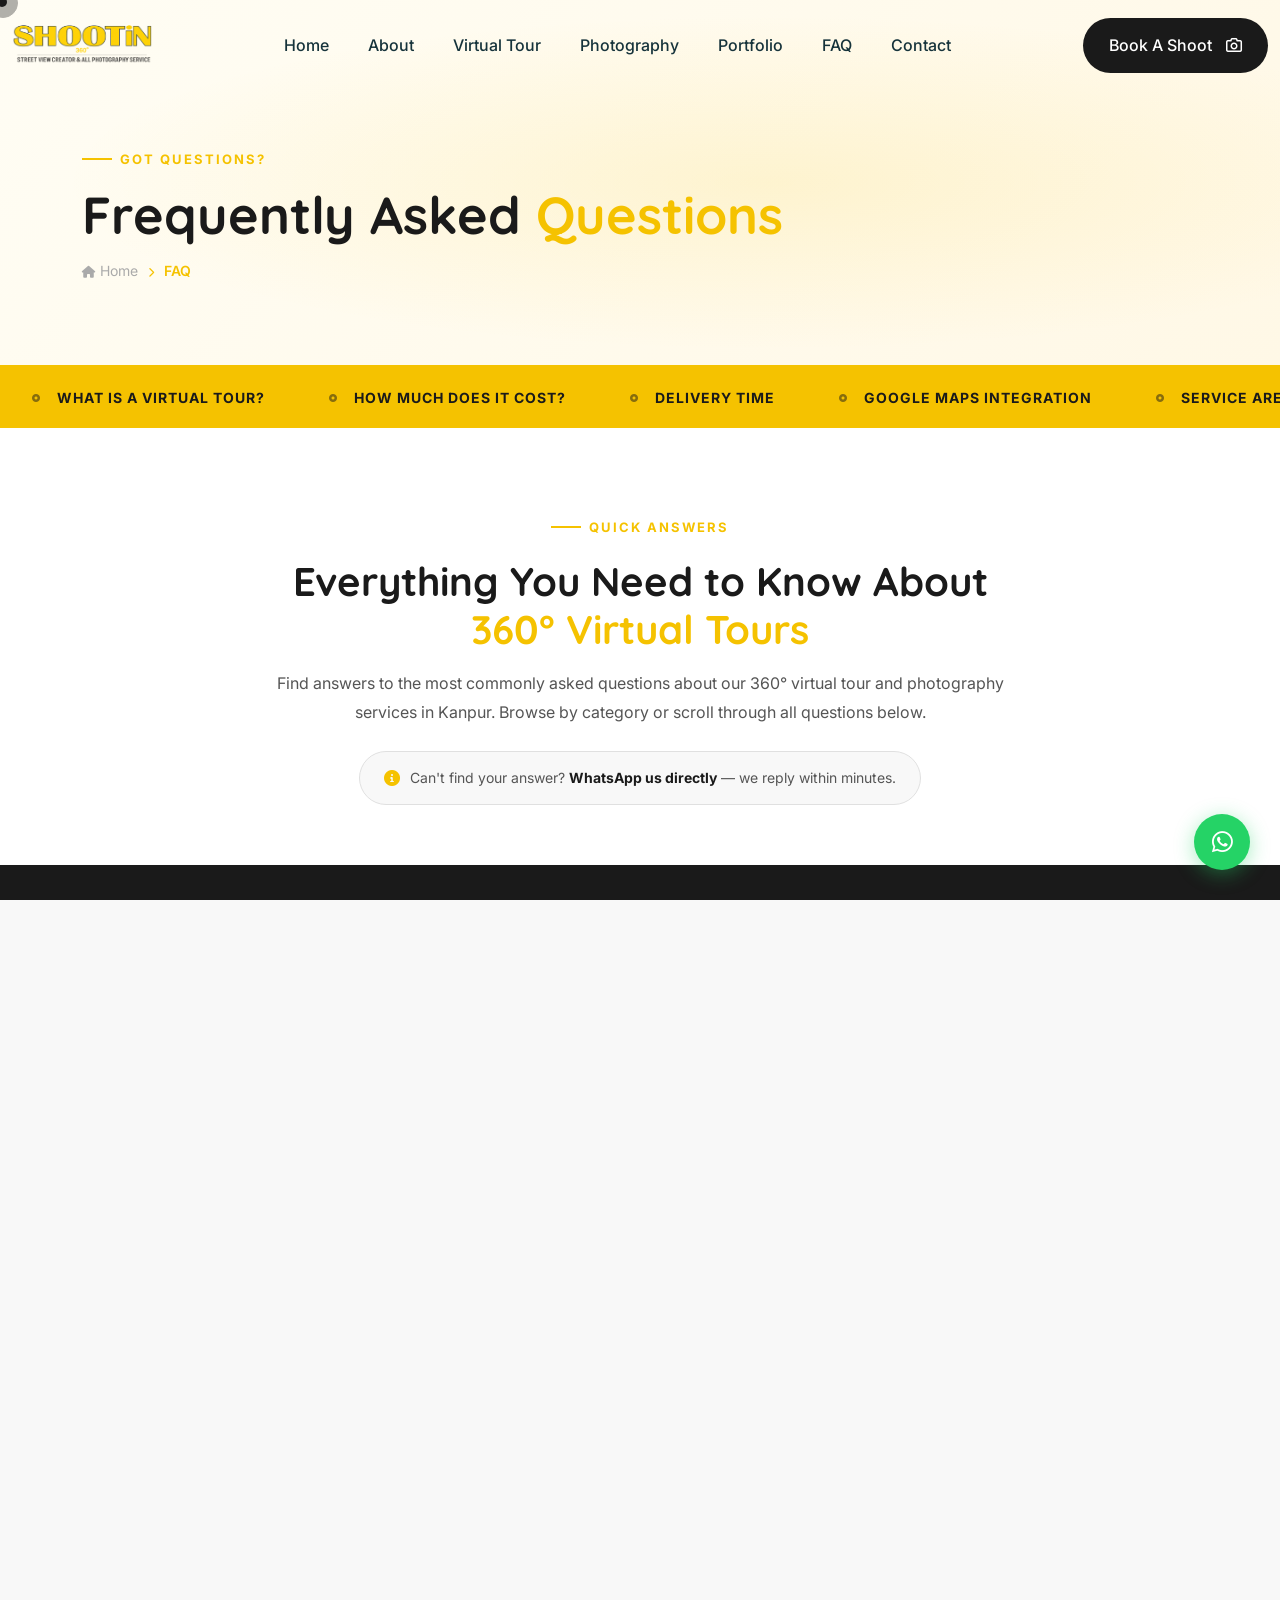
<file: faq.html>
﻿<!DOCTYPE html>
<html lang="en">
    <head>
        <meta charset="UTF-8">
        <meta http-equiv="X-UA-Compatible" content="IE=edge">
        <meta name="viewport" content="width=device-width, initial-scale=1">
        <meta name="author" content="Shootin360">
        <meta name="robots" content="index, follow">
        <meta name="description" content="Answers on 360° virtual tour pricing, delivery time, Google Maps publishing & photography in Kanpur. Got a question? Ask Shootin 360 today!">
        <meta name="keywords" content="360 virtual tour faq kanpur, virtual tour cost kanpur, wedding photography faq kanpur, google street view faq, photography services kanpur uttar pradesh, how does virtual tour work, virtual tour delivery time">
        <title>360° Virtual Tour & Photography FAQ | Shootin 360 Kanpur</title>
        <link rel="canonical" href="https://www.shootin360.com/faq.html">
        <meta property="og:type" content="website">
        <meta property="og:url" content="https://www.shootin360.com/faq.html">
        <meta property="og:title" content="FAQ – Shootin 360 | 360° Virtual Tour & Photography Questions">
        <meta property="og:description" content="Get answers to common questions about 360° Virtual Tours, Google Street View, Wedding & Photography services by Shootin 360 in Kanpur.">
        <meta property="og:image" content="https://www.shootin360.com/assets/img/og-image.jpg">
        <script type="application/ld+json">
        {"@context":"https://schema.org","@type":"FAQPage","name":"Shootin 360 FAQ","url":"https://www.shootin360.com/faq.html","mainEntity":[{"@type":"Question","name":"What is a 360° Virtual Tour?","acceptedAnswer":{"@type":"Answer","text":"A 360° virtual tour is an immersive experience that allows viewers to explore a location as if they were physically present. It uses 360° photographs stitched together to create a walkthrough that can be navigated online or on Google Maps."}},{"@type":"Question","name":"How much does a virtual tour cost in Kanpur?","acceptedAnswer":{"@type":"Answer","text":"Pricing depends on the size of your space and the number of rooms/areas to be covered. Contact us for a customized quote. We offer competitive packages for all business types."}},{"@type":"Question","name":"How long does it take to deliver the tour?","acceptedAnswer":{"@type":"Answer","text":"Typically 3-5 working days from the shoot date. The tour will be published on Google Maps and you will receive an embeddable link for your website."}},{"@type":"Question","name":"Will the tour appear on Google Maps & Search?","acceptedAnswer":{"@type":"Answer","text":"Yes! Your virtual tour will be published directly on Google Street View and linked to your Google Business Profile. It appears in Google Maps, Google Search & Google Images."}}]}
        </script>
        <link rel="shortcut icon" href="assets/img/favicon.png">
        <link rel="stylesheet" href="assets/css/bootstrap.min.css">
        <link rel="stylesheet" href="assets/css/all.min.css">
        <link rel="stylesheet" href="assets/css/animate.css">
        <link rel="stylesheet" href="assets/css/magnific-popup.css">
        <link rel="stylesheet" href="assets/css/meanmenu.css">
        <link rel="stylesheet" href="assets/css/swiper-bundle.min.css">
        <link rel="stylesheet" href="assets/css/nice-select.css">
        <link rel="preconnect" href="https://fonts.googleapis.com">
        <link rel="preconnect" href="https://fonts.gstatic.com" crossorigin>
        <link rel="stylesheet" href="https://fonts.googleapis.com/css2?family=Inter:wght@400;500;700&family=Quicksand:wght@500;700;800&display=swap">
        <link rel="stylesheet" href="assets/css/main.css">
        <style>
            /* ===== Shootin360 Custom Overrides ===== */
            :root {
                --theme: #F5C200;
                --bg: #1A1A1A;
                --header: #1A1A1A;
                --text: #555555;
                --body: #F8F8F8;
                --white: #ffffff;
                --border: #e0e0e0;
            }

            /* Logo text */
            .shootin-logo-text {
                font-family: 'Quicksand', sans-serif;
                font-weight: 800;
                font-size: 26px;
                color: var(--theme);
                line-height: 1;
                text-decoration: none;
                letter-spacing: -1px;
            }
            .shootin-logo-text span {
                color: #cccccc;
                font-size: 11px;
                display: block;
                letter-spacing: 2px;
                font-weight: 500;
                margin-top: 2px;
            }

            /* Page Banner */
            .s360-page-banner {
                background: linear-gradient(135deg, #FFFDF4 0%, #FFF8E6 100%);
                border-bottom: 3px solid #F5C200;
                padding: 140px 0 80px;
                position: relative;
                overflow: hidden;
            }
            .s360-page-banner::before {
                content: '';
                position: absolute;
                top: 0; left: 0; right: 0; bottom: 0;
                background: radial-gradient(ellipse at 60% 50%, rgba(245,194,0,0.12) 0%, transparent 65%);
                pointer-events: none;
            }
            .s360-page-banner h1 {
                font-family: 'Quicksand', sans-serif;
                font-size: 52px;
                font-weight: 800;
                color: #1A1A1A;
                margin-bottom: 16px;
                position: relative;
                z-index: 2;
            }
            .s360-page-banner h1 span { color: var(--theme); }
            .s360-breadcrumb {
                display: flex;
                align-items: center;
                gap: 10px;
                position: relative;
                z-index: 2;
            }
            .s360-breadcrumb a {
                color: #aaaaaa;
                text-decoration: none;
                font-size: 14px;
                transition: color 0.3s;
            }
            .s360-breadcrumb a:hover { color: var(--theme); }
            .s360-breadcrumb span { color: var(--theme); font-size: 13px; }
            .s360-breadcrumb .current { color: var(--theme); font-size: 14px; font-weight: 600; }

            /* Section Label */
            .s360-section-label {
                display: inline-flex;
                align-items: center;
                gap: 8px;
                color: var(--theme);
                font-size: 13px;
                font-weight: 700;
                text-transform: uppercase;
                letter-spacing: 2px;
                margin-bottom: 16px;
            }
            .s360-section-label::before {
                content: '';
                width: 30px;
                height: 2px;
                background: var(--theme);
                display: inline-block;
            }

            /* FAQ Intro */
            .s360-faq-intro {
                background: #ffffff;
                padding: 80px 0 60px;
                text-align: center;
            }
            .s360-search-hint {
                display: inline-flex;
                align-items: center;
                gap: 10px;
                background: #F8F8F8;
                border: 1px solid var(--border);
                border-radius: 50px;
                padding: 12px 24px;
                margin-top: 24px;
                font-size: 14px;
                color: var(--text);
            }
            .s360-search-hint i { color: var(--theme); font-size: 16px; }
            .s360-search-hint strong { color: #1A1A1A; }

            /* Category Tabs */
            .s360-faq-tabs {
                display: flex;
                flex-wrap: wrap;
                gap: 10px;
                justify-content: center;
                margin-bottom: 40px;
            }
            .s360-faq-tab {
                padding: 10px 24px;
                border-radius: 50px;
                background: #F8F8F8;
                border: 2px solid var(--border);
                color: #555;
                font-size: 14px;
                font-weight: 600;
                cursor: pointer;
                transition: all 0.3s;
                font-family: 'Quicksand', sans-serif;
            }
            .s360-faq-tab:hover,
            .s360-faq-tab.active {
                background: var(--theme);
                border-color: var(--theme);
                color: #1A1A1A;
            }

            /* FAQ Items */
            .s360-faq-item {
                border: 1px solid var(--border);
                border-radius: 10px;
                margin-bottom: 12px;
                overflow: hidden;
                background: #ffffff;
                transition: border-color 0.3s;
            }
            .s360-faq-item.active {
                border-color: rgba(245,194,0,0.4);
                box-shadow: 0 4px 20px rgba(245,194,0,0.08);
            }
            .s360-faq-question {
                padding: 20px 24px;
                cursor: pointer;
                display: flex;
                justify-content: space-between;
                align-items: center;
                font-weight: 600;
                color: #1A1A1A;
                font-size: 15px;
                transition: all 0.3s;
                gap: 16px;
                font-family: 'Quicksand', sans-serif;
            }
            .s360-faq-question:hover { color: var(--theme); }
            .s360-faq-item.active .s360-faq-question { color: var(--theme); }
            .s360-faq-question i {
                transition: transform 0.3s;
                color: var(--theme);
                font-size: 14px;
                flex-shrink: 0;
            }
            .s360-faq-item.active .s360-faq-question i { transform: rotate(180deg); }
            .s360-faq-answer {
                padding: 0 24px;
                max-height: 0;
                overflow: hidden;
                transition: all 0.4s ease;
                color: var(--text);
                font-size: 15px;
                line-height: 1.8;
            }
            .s360-faq-item.active .s360-faq-answer {
                max-height: 400px;
                padding: 0 24px 22px;
            }
            .s360-faq-answer a {
                color: var(--theme);
                font-weight: 600;
                text-decoration: none;
            }
            .s360-faq-answer a:hover { text-decoration: underline; }

            /* FAQ Number Badge */
            .s360-faq-num {
                display: inline-flex;
                align-items: center;
                justify-content: center;
                width: 28px;
                height: 28px;
                min-width: 28px;
                background: rgba(245,194,0,0.12);
                border-radius: 6px;
                font-size: 12px;
                font-weight: 700;
                color: var(--theme);
                margin-right: 4px;
            }
            .s360-faq-item.active .s360-faq-num {
                background: var(--theme);
                color: #1A1A1A;
            }

            /* FAQ Category Badge on item */
            .s360-faq-cat-badge {
                display: inline-block;
                font-size: 10px;
                font-weight: 700;
                text-transform: uppercase;
                letter-spacing: 1px;
                padding: 2px 10px;
                border-radius: 50px;
                background: rgba(245,194,0,0.1);
                color: #aaa;
                margin-left: 10px;
                border: 1px solid rgba(245,194,0,0.15);
                vertical-align: middle;
            }

            /* CTA Section */
            .s360-cta-section {
                background: linear-gradient(135deg, #1A1A1A 0%, #2c2c2c 100%);
                padding: 100px 0;
                position: relative;
                overflow: hidden;
            }
            .s360-cta-section::before {
                content: '';
                position: absolute;
                top: -50%; left: -10%;
                width: 500px; height: 500px;
                background: radial-gradient(circle, rgba(245,194,0,0.15) 0%, transparent 70%);
                pointer-events: none;
            }

            /* Buttons */
            .btn-primary-360 {
                background: var(--theme);
                color: #1A1A1A;
                font-weight: 700;
                padding: 16px 36px;
                border-radius: 4px;
                text-decoration: none;
                display: inline-flex;
                align-items: center;
                gap: 10px;
                font-size: 15px;
                transition: all 0.3s;
                font-family: 'Quicksand', sans-serif;
            }
            .btn-primary-360:hover { background: #e0ae00; color: #1A1A1A; transform: translateY(-2px); }
            .btn-whatsapp-360 {
                background: #25D366;
                color: #ffffff;
                font-weight: 700;
                padding: 16px 28px;
                border-radius: 4px;
                text-decoration: none;
                display: inline-flex;
                align-items: center;
                gap: 10px;
                font-size: 15px;
                transition: all 0.3s;
            }
            .btn-whatsapp-360:hover { background: #1db954; color: #fff; transform: translateY(-2px); }
            .btn-outline-360 {
                background: transparent;
                color: #ffffff;
                border: 2px solid rgba(255,255,255,0.3);
                font-weight: 600;
                padding: 14px 34px;
                border-radius: 4px;
                text-decoration: none;
                display: inline-flex;
                align-items: center;
                gap: 10px;
                font-size: 15px;
                transition: all 0.3s;
            }
            .btn-outline-360:hover { border-color: var(--theme); color: var(--theme); }

            /* Footer */
            .s360-footer { background: #111111; padding: 80px 0 0; }
            .s360-footer-brand p { color: #888; font-size: 14px; line-height: 1.8; margin: 16px 0 24px; }
            .s360-footer h5 { color: #ffffff; font-size: 16px; font-weight: 700; margin-bottom: 24px; }
            .s360-footer-links { list-style: none; padding: 0; margin: 0; }
            .s360-footer-links li { margin-bottom: 12px; }
            .s360-footer-links a { color: #888; text-decoration: none; font-size: 14px; transition: color 0.3s; display: flex; align-items: center; gap: 8px; }
            .s360-footer-links a:hover { color: var(--theme); }
            .s360-footer-links a::before { content: '→'; font-size: 12px; color: var(--theme); }
            .s360-footer-contact li { color: #888; font-size: 14px; margin-bottom: 14px; display: flex; gap: 12px; align-items: flex-start; }
            .s360-footer-contact li i { color: var(--theme); margin-top: 4px; }
            .s360-footer-contact a { color: #888; text-decoration: none; }
            .s360-footer-contact a:hover { color: var(--theme); }
            .s360-social { display: flex; gap: 10px; margin-top: 24px; }
            .s360-social a {
                width: 40px; height: 40px;
                border-radius: 8px;
                background: rgba(255,255,255,0.06);
                display: flex;
                align-items: center;
                justify-content: center;
                color: #888;
                text-decoration: none;
                transition: all 0.3s;
            }
            .s360-social a:hover { background: var(--theme); color: #1A1A1A; }
            .s360-footer-bottom {
                border-top: 1px solid rgba(255,255,255,0.06);
                padding: 24px 0;
                margin-top: 60px;
            }
            .s360-footer-bottom p { color: #666; font-size: 13px; margin: 0; }

            /* WhatsApp Float */
            .s360-wa-float {
                position: fixed;
                bottom: 30px;
                right: 30px;
                width: 56px; height: 56px;
                background: #25D366;
                border-radius: 50%;
                display: flex;
                align-items: center;
                justify-content: center;
                font-size: 24px;
                color: #fff;
                text-decoration: none;
                z-index: 999;
                box-shadow: 0 4px 20px rgba(37,211,102,0.4);
                transition: all 0.3s;
            }
            .s360-wa-float:hover { transform: scale(1.1); color: #fff; }

            /* Marquee */
            .s360-marquee-section {
                background: var(--theme);
                padding: 16px 0;
                overflow: hidden;
            }
            .s360-marquee {
                display: flex;
                animation: s360marquee 20s linear infinite;
                white-space: nowrap;
            }
            .s360-marquee-item {
                display: flex;
                align-items: center;
                gap: 16px;
                padding: 0 32px;
                font-size: 14px;
                font-weight: 700;
                color: #1A1A1A;
                text-transform: uppercase;
                letter-spacing: 1px;
                flex-shrink: 0;
            }
            .s360-marquee-item i { font-size: 8px; opacity: 0.5; }
            @keyframes s360marquee {
                0% { transform: translateX(0); }
                100% { transform: translateX(-50%); }
            }

            /* FAQ Stats Bar */
            .s360-faq-stats {
                background: var(--bg);
                padding: 50px 0;
            }
            .s360-faq-stat-item {
                text-align: center;
                padding: 20px;
            }
            .s360-faq-stat-item .num {
                font-family: 'Quicksand', sans-serif;
                font-size: 40px;
                font-weight: 800;
                color: var(--theme);
                line-height: 1;
                margin-bottom: 8px;
            }
            .s360-faq-stat-item p {
                color: #aaa;
                font-size: 14px;
                margin: 0;
            }

            /* Still have questions box */
            .s360-still-ask {
                background: #F8F8F8;
                border-radius: 16px;
                padding: 40px;
                border: 1px solid var(--border);
                text-align: center;
            }
            .s360-still-ask i {
                font-size: 40px;
                color: var(--theme);
                margin-bottom: 16px;
            }
            .s360-still-ask h4 {
                font-family: 'Quicksand', sans-serif;
                font-size: 22px;
                font-weight: 800;
                color: #1A1A1A;
                margin-bottom: 12px;
            }
            .s360-still-ask p {
                color: var(--text);
                font-size: 15px;
                margin-bottom: 24px;
            }
            .btn-ask-360 {
                background: var(--theme);
                color: #1A1A1A;
                font-weight: 700;
                padding: 12px 28px;
                border-radius: 4px;
                text-decoration: none;
                display: inline-flex;
                align-items: center;
                gap: 8px;
                font-size: 14px;
                transition: all 0.3s;
                font-family: 'Quicksand', sans-serif;
            }
            .btn-ask-360:hover { background: #e0ae00; color: #1A1A1A; }

            /* Responsive */
            @media (max-width: 1199px) {
                .s360-page-banner h1 { font-size: 44px; }
            }
            @media (max-width: 991px) {
                .section-padding { padding: 72px 0 !important; }
                .s360-page-banner { padding: 120px 0 60px; }
                .s360-page-banner h1 { font-size: 36px; }
                .s360-faq-intro { padding: 60px 0 48px; }
                .s360-faq-question { font-size: 14px; padding: 18px 20px; }
                .s360-faq-answer { padding: 0 20px 18px; font-size: 14px; }
            }
            @media (max-width: 767px) {
                .section-padding { padding: 56px 0 !important; }
                .s360-page-banner { padding: 100px 0 50px; }
                .s360-page-banner h1 { font-size: 30px; }
                .s360-faq-intro { padding: 48px 0 36px; }
                .s360-faq-intro h2 { font-size: 26px; }
                .s360-faq-tabs { gap: 8px; flex-wrap: wrap; justify-content: center; }
                .s360-faq-tab { padding: 8px 18px; font-size: 13px; }
                .s360-faq-question { font-size: 13px; padding: 16px 18px; }
                .s360-faq-answer { padding: 0 18px 16px; font-size: 13px; line-height: 1.7; }
                .s360-faq-item.active .s360-faq-answer { max-height: 600px; }
                .s360-faq-num { width: 26px; height: 26px; min-width: 26px; font-size: 11px; }
                .btn-ask-360 { padding: 14px 28px; font-size: 14px; }
            }
            @media (max-width: 575px) {
                .section-padding { padding: 48px 0 !important; }
                .s360-page-banner h1 { font-size: 24px; }
                .s360-page-banner { padding: 90px 0 44px; }
                .s360-faq-intro { padding: 40px 0 30px; }
                .s360-faq-intro h2 { font-size: 22px; }
                .s360-faq-tabs { gap: 6px; }
                .s360-faq-tab { padding: 8px 14px; font-size: 12px; }
                .s360-faq-question { font-size: 13px; padding: 14px 16px; }
                .s360-faq-answer { font-size: 13px; line-height: 1.65; }
                .s360-faq-num { width: 24px; height: 24px; min-width: 24px; border-radius: 5px; }
                .s360-faq-cat-badge { font-size: 9px; padding: 2px 8px; margin-left: 6px; }
                .btn-ask-360 { width: 100%; text-align: center; padding: 14px 20px; }
                .s360-footer-bottom .d-flex { flex-direction: column; align-items: center; gap: 10px !important; }
                .s360-wa-float { width: 48px; height: 48px; font-size: 20px; bottom: 20px; right: 20px; }
            }
            @media (max-width: 400px) {
                .s360-page-banner h1 { font-size: 20px; }
                .s360-faq-tab { padding: 7px 10px; font-size: 11px; }
                .s360-faq-question { font-size: 12px; padding: 12px 14px; }
                .s360-faq-answer { font-size: 12px; padding: 0 14px 14px; }
            }
        </style>
    </head>
    <body>
        <div class="page-wrapper">

            <!-- Preloader -->
            <div class="preloader">
                <div class="s360-preloader">
                    <div class="s360-pre-rings">
                        <svg class="s360-pre-ring-outer" viewBox="0 0 170 170" width="170" height="170">
                            <circle cx="85" cy="85" r="78" fill="none" stroke="rgba(245,194,0,0.08)" stroke-width="1.5"/>
                            <circle cx="85" cy="85" r="78" fill="none" stroke="#F5C200" stroke-width="2.5" stroke-dasharray="100 390" stroke-linecap="round"/>
                            <circle cx="85" cy="85" r="78" fill="none" stroke="rgba(245,194,0,0.3)" stroke-width="1" stroke-dasharray="30 460" stroke-dashoffset="-150" stroke-linecap="round"/>
                        </svg>
                        <svg class="s360-pre-ring-inner" viewBox="0 0 110 110" width="110" height="110">
                            <circle cx="55" cy="55" r="48" fill="none" stroke="rgba(245,194,0,0.07)" stroke-width="1.5"/>
                            <circle cx="55" cy="55" r="48" fill="none" stroke="rgba(245,194,0,0.6)" stroke-width="2" stroke-dasharray="60 242" stroke-linecap="round"/>
                        </svg>
                        <div class="s360-pre-logo-wrap">
                            <img src="assets/img/favicon.png" alt="Shootin360" class="s360-pre-logo">
                        </div>
                    </div>
                    <div class="s360-pre-text">
                        <div class="s360-pre-name">SHOOTIN<span>360°</span></div>
                        <div class="s360-pre-tag">Street View Creator</div>
                        <div class="s360-pre-dots"><span></span><span></span><span></span></div>
                    </div>
                </div>
            </div>

            <!-- Back To Top -->
            <button id="back-top" class="back-to-top"><i class="fa-regular fa-arrow-up"></i></button>

            <!-- Mouse Cursor -->
            <div class="mouseCursor cursor-outer"></div>
            <div class="mouseCursor cursor-inner"></div>

            <!-- WhatsApp Float -->
            <a href="https://wa.me/919415039489?text=Hi%20Shootin360!%20I%20have%20a%20question%20about%20your%20360%20Virtual%20Tour%20services." class="s360-wa-float" target="_blank" rel="noopener" title="Chat on WhatsApp">
                <i class="fab fa-whatsapp"></i>
            </a>

            <!-- Offcanvas -->
            <div class="fix-area">
                <div class="offcanvas__info">
                    <div class="offcanvas__wrapper">
                        <div class="offcanvas__content">
                            <div class="offcanvas__top d-flex justify-content-between align-items-center">
                                <div class="offcanvas__logo">
                                    <a href="index.html"><img src="assets/img/logo/Logo.png" height="65" alt="Shootin 360 Logo"></a>
                                </div>
                                <div class="offcanvas__close">
                                    <button><i class="fa-thin fa-times"></i></button>
                                </div>
                            </div>
                            <p class="text d-none d-xl-block">
                                Professional 360° Virtual Tour Services in Kanpur & across India. Get your business on Google Street View today!
                            </p>
                            <div class="mobile-menu fix"></div>
                            <div class="off-contact-info">
                                <span class="info-title">Contact Info</span>
                                <div class="contact-details">
                                    <span class="sub-info">Phone</span>
                                    <p><a href="tel:+919415039489">+91 94150 39489</a> / <a href="tel:+919696039489">+91 96960 39489</a></p>
                                </div>
                                <div class="contact-details">
                                    <span class="sub-info">Email</span>
                                    <p><a href="mailto:shootin360.officials@gmail.com">shootin360.officials@gmail.com</a></p>
                                </div>
                                <div class="contact-details">
                                    <span class="sub-info">Location</span>
                                    <p>Shop no A-27 Balaji Apartment near Awas Vikas community centre, Kanpur</p>
                                </div>
                            </div>
                        </div>
                    </div>
                </div>
            </div>
            <div class="offcanvas__overlay"></div>

            <!-- Header -->
            <header id="header-sticky" class="header-1">
                <div class="container">
                    <div class="mega-menu-wrapper">
                        <div class="header-main">
                            <a href="index.html" class="logo"><img src="assets/img/logo/Logo.png" height="70" alt="Shootin 360 Logo"></a>
                            <div class="mean__menu-wrapper">
                                <div class="main-menu">
                                    <nav id="mobile-menu">
                                        <ul>
                                            <li><a href="index.html">Home</a></li>
                                            <li><a href="about.html">About</a></li>
                                            <li><a href="service-virtual-tour.html">Virtual Tour</a></li>
                                            <li><a href="service-photography.html">Photography</a></li>
                                            <li><a href="portfolio.html">Portfolio</a></li>
                                            <li class="active"><a href="faq.html">FAQ</a></li>
                                            <li><a href="contact.html">Contact</a></li>
                                        </ul>
                                    </nav>
                                </div>
                            </div>
                            <div class="header-right d-flex justify-content-end align-items-center">
                                <a href="booking.html" class="theme-btn header-bg">Book a Shoot <i class="fa-regular fa-camera"></i></a>
                                <div class="header__hamburger d-xl-none my-auto">
                                    <div class="sidebar__toggle"><span></span><span></span><span></span></div>
                                </div>
                            </div>
                        </div>
                    </div>
                </div>
            </header>

            <div id="smooth-wrapper">
                <div id="smooth-content">

                    <!-- ===== PAGE BANNER ===== -->
                    <section class="s360-page-banner">
                        <div class="container">
                            <div class="row">
                                <div class="col-lg-8">
                                    <div class="s360-section-label wow fadeInUp" style="color:var(--theme);">Got Questions?</div>
                                    <h1 class="wow fadeInUp" data-wow-delay=".2s">Frequently Asked <span>Questions</span></h1>
                                    <nav class="s360-breadcrumb wow fadeInUp" data-wow-delay=".3s" aria-label="breadcrumb">
                                        <a href="index.html"><i class="fa-solid fa-house" style="font-size:12px;"></i> Home</a>
                                        <span><i class="fa-solid fa-chevron-right" style="font-size:10px;"></i></span>
                                        <span class="current">FAQ</span>
                                    </nav>
                                </div>
                            </div>
                        </div>
                    </section>

                    <!-- ===== MARQUEE ===== -->
                    <div class="s360-marquee-section">
                        <div class="s360-marquee">
                            <div class="s360-marquee-item"><i class="fa-solid fa-circle-dot"></i> What is a Virtual Tour?</div>
                            <div class="s360-marquee-item"><i class="fa-solid fa-circle-dot"></i> How Much Does it Cost?</div>
                            <div class="s360-marquee-item"><i class="fa-solid fa-circle-dot"></i> Delivery Time</div>
                            <div class="s360-marquee-item"><i class="fa-solid fa-circle-dot"></i> Google Maps Integration</div>
                            <div class="s360-marquee-item"><i class="fa-solid fa-circle-dot"></i> Service Areas in Kanpur</div>
                            <div class="s360-marquee-item"><i class="fa-solid fa-circle-dot"></i> Mobile Friendly Tours</div>
                            <div class="s360-marquee-item"><i class="fa-solid fa-circle-dot"></i> Website Embedding</div>
                            <div class="s360-marquee-item"><i class="fa-solid fa-circle-dot"></i> SEO Benefits</div>
                            <div class="s360-marquee-item"><i class="fa-solid fa-circle-dot"></i> What is a Virtual Tour?</div>
                            <div class="s360-marquee-item"><i class="fa-solid fa-circle-dot"></i> How Much Does it Cost?</div>
                            <div class="s360-marquee-item"><i class="fa-solid fa-circle-dot"></i> Delivery Time</div>
                            <div class="s360-marquee-item"><i class="fa-solid fa-circle-dot"></i> Google Maps Integration</div>
                            <div class="s360-marquee-item"><i class="fa-solid fa-circle-dot"></i> Service Areas in Kanpur</div>
                            <div class="s360-marquee-item"><i class="fa-solid fa-circle-dot"></i> Mobile Friendly Tours</div>
                            <div class="s360-marquee-item"><i class="fa-solid fa-circle-dot"></i> Website Embedding</div>
                            <div class="s360-marquee-item"><i class="fa-solid fa-circle-dot"></i> SEO Benefits</div>
                        </div>
                    </div>

                    <!-- ===== FAQ INTRO ===== -->
                    <section class="s360-faq-intro">
                        <div class="container">
                            <div class="row justify-content-center">
                                <div class="col-lg-8">
                                    <div class="s360-section-label wow fadeInUp" style="justify-content:center;">Quick Answers</div>
                                    <h2 class="wow fadeInUp" data-wow-delay=".2s" style="font-family:'Quicksand',sans-serif;font-weight:800;font-size:40px;color:#1A1A1A;line-height:1.2;margin-bottom:16px;">
                                        Everything You Need to Know About <span style="color:var(--theme);">360° Virtual Tours</span>
                                    </h2>
                                    <p class="wow fadeInUp" data-wow-delay=".3s" style="color:var(--text);font-size:16px;line-height:1.8;">
                                        Find answers to the most commonly asked questions about our 360° virtual tour and photography services in Kanpur. Browse by category or scroll through all questions below.
                                    </p>
                                    <div class="s360-search-hint wow fadeInUp" data-wow-delay=".4s">
                                        <i class="fa-solid fa-circle-info"></i>
                                        <span>Can't find your answer? <strong>WhatsApp us directly</strong> — we reply within minutes.</span>
                                    </div>
                                </div>
                            </div>
                        </div>
                    </section>

                    <!-- ===== FAQ STATS ===== -->
                    <div class="s360-faq-stats">
                        <div class="container">
                            <div class="row g-4">
                                <div class="col-6 col-md-3 wow fadeInUp" data-wow-delay=".1s">
                                    <div class="s360-faq-stat-item">
                                        <div class="num">70<span style="font-size:28px;">+</span></div>
                                        <p>Businesses on Google Maps</p>
                                    </div>
                                </div>
                                <div class="col-6 col-md-3 wow fadeInUp" data-wow-delay=".2s">
                                    <div class="s360-faq-stat-item">
                                        <div class="num">3–5</div>
                                        <p>Days Delivery Time</p>
                                    </div>
                                </div>
                                <div class="col-6 col-md-3 wow fadeInUp" data-wow-delay=".3s">
                                    <div class="s360-faq-stat-item">
                                        <div class="num">80<span style="font-size:28px;">+</span></div>
                                        <p>Cities in India</p>
                                    </div>
                                </div>
                                <div class="col-6 col-md-3 wow fadeInUp" data-wow-delay=".4s">
                                    <div class="s360-faq-stat-item">
                                        <div class="num">5<i class="fa-solid fa-star" style="font-size:28px;"></i></div>
                                        <p>Google Rated Service</p>
                                    </div>
                                </div>
                            </div>
                        </div>
                    </div>

                    <!-- ===== FAQ MAIN SECTION ===== -->
                    <section style="background:#F8F8F8;padding:80px 0;">
                        <div class="container">
                            <div class="row justify-content-center mb-40">
                                <div class="col-lg-10">
                                    <!-- Category Filter Tabs -->
                                    <div class="s360-faq-tabs wow fadeInUp" id="faqTabs">
                                        <button class="s360-faq-tab active" onclick="filterFaq('all', this)">
                                            <i class="fa-solid fa-th-large"></i> All Questions
                                        </button>
                                        <button class="s360-faq-tab" onclick="filterFaq('general', this)">
                                            <i class="fa-solid fa-circle-question"></i> General
                                        </button>
                                        <button class="s360-faq-tab" onclick="filterFaq('pricing', this)">
                                            <i class="fa-solid fa-tag"></i> Pricing
                                        </button>
                                        <button class="s360-faq-tab" onclick="filterFaq('technical', this)">
                                            <i class="fa-solid fa-gear"></i> Technical
                                        </button>
                                        <button class="s360-faq-tab" onclick="filterFaq('booking', this)">
                                            <i class="fa-solid fa-calendar-check"></i> Booking
                                        </button>
                                    </div>
                                </div>
                            </div>

                            <div class="row justify-content-center">
                                <div class="col-lg-9">

                                    <!-- Q1 – General -->
                                    <div class="s360-faq-item active wow fadeInUp" data-wow-delay=".1s" data-category="general">
                                        <div class="s360-faq-question" onclick="toggleFaq(this)">
                                            <span>
                                                <span class="s360-faq-num">1</span>
                                                What is a 360° Virtual Tour?
                                                <span class="s360-faq-cat-badge">General</span>
                                            </span>
                                            <i class="fa-solid fa-chevron-down"></i>
                                        </div>
                                        <div class="s360-faq-answer">
                                            A 360° virtual tour is an immersive, interactive digital experience that allows viewers to explore a physical location as if they were actually present there. Using a professional 360° camera, we photograph every angle of your space. These images are then stitched together and published as a navigable tour — accessible on Google Maps, Google Street View, your website or any social media platform. Visitors can look in all directions, navigate between rooms and explore your business fully online before deciding to visit in person.
                                        </div>
                                    </div>

                                    <!-- Q2 – Pricing -->
                                    <div class="s360-faq-item wow fadeInUp" data-wow-delay=".12s" data-category="pricing">
                                        <div class="s360-faq-question" onclick="toggleFaq(this)">
                                            <span>
                                                <span class="s360-faq-num">2</span>
                                                How much does a virtual tour cost in Kanpur?
                                                <span class="s360-faq-cat-badge">Pricing</span>
                                            </span>
                                            <i class="fa-solid fa-chevron-down"></i>
                                        </div>
                                        <div class="s360-faq-answer">
                                            Our pricing is customized based on the size of your space, the number of rooms or areas to be covered, the type of business and specific requirements such as hotspots or embed links. We offer competitive packages starting from small businesses and clinics all the way to large hotels and real estate developments. <a href="contact.html">Contact us</a> or <a href="https://wa.me/919415039489" target="_blank" rel="noopener">WhatsApp us</a> for a free, no-obligation quote tailored to your property.
                                        </div>
                                    </div>

                                    <!-- Q3 – General -->
                                    <div class="s360-faq-item wow fadeInUp" data-wow-delay=".14s" data-category="general">
                                        <div class="s360-faq-question" onclick="toggleFaq(this)">
                                            <span>
                                                <span class="s360-faq-num">3</span>
                                                How long does it take to deliver the virtual tour?
                                                <span class="s360-faq-cat-badge">General</span>
                                            </span>
                                            <i class="fa-solid fa-chevron-down"></i>
                                        </div>
                                        <div class="s360-faq-answer">
                                            Typically, your completed virtual tour is delivered within 3 to 5 working days from the date of the shoot. This includes all editing, stitching, hotspot navigation setup and Google Street View publishing. For urgent requirements, we do offer an express delivery option — please mention it at the time of booking and we will do our best to accommodate your timeline.
                                        </div>
                                    </div>

                                    <!-- Q4 – Technical -->
                                    <div class="s360-faq-item wow fadeInUp" data-wow-delay=".16s" data-category="technical">
                                        <div class="s360-faq-question" onclick="toggleFaq(this)">
                                            <span>
                                                <span class="s360-faq-num">4</span>
                                                Will the virtual tour appear on Google Maps?
                                                <span class="s360-faq-cat-badge">Technical</span>
                                            </span>
                                            <i class="fa-solid fa-chevron-down"></i>
                                        </div>
                                        <div class="s360-faq-answer">
                                            Yes — absolutely. Your 360° virtual tour will be published directly on Google Street View and linked to your Google Business Profile (formerly Google My Business). This means your tour becomes visible in Google Maps, Google Search and Google Images when anyone searches for your business. Having a virtual tour on Google Maps significantly improves your listing's visibility and trustworthiness.
                                        </div>
                                    </div>

                                    <!-- Q5 – General -->
                                    <div class="s360-faq-item wow fadeInUp" data-wow-delay=".18s" data-category="general">
                                        <div class="s360-faq-question" onclick="toggleFaq(this)">
                                            <span>
                                                <span class="s360-faq-num">5</span>
                                                Which areas do you serve?
                                                <span class="s360-faq-cat-badge">General</span>
                                            </span>
                                            <i class="fa-solid fa-chevron-down"></i>
                                        </div>
                                        <div class="s360-faq-answer">
                                            We cover all areas of Kanpur including Kalyanpur, Kidwai Nagar, Civil Lines, Gwaltoli, Armapur, Kakadeo, Swaroop Nagar, Govindpuram, Kanpur Cantonment and surrounding localities. No area in Kanpur is too far for our team — reach out and we will confirm availability for your location.
                                        </div>
                                    </div>

                                    <!-- Q6 – General -->
                                    <div class="s360-faq-item wow fadeInUp" data-wow-delay=".2s" data-category="general">
                                        <div class="s360-faq-question" onclick="toggleFaq(this)">
                                            <span>
                                                <span class="s360-faq-num">6</span>
                                                Do you cover cities outside Kanpur?
                                                <span class="s360-faq-cat-badge">General</span>
                                            </span>
                                            <i class="fa-solid fa-chevron-down"></i>
                                        </div>
                                        <div class="s360-faq-answer">
                                            Yes! We serve businesses across India, not just Kanpur. We regularly travel to Lucknow, Prayagraj, Varanasi, Agra, Mathura, Delhi, Noida, Ghaziabad, Gorakhpur, Bareilly and other cities across Uttar Pradesh and India. For outstation shoots, a small travel allowance may apply. Contact us with your location and we will provide a complete package quote.
                                        </div>
                                    </div>

                                    <!-- Q7 – Technical -->
                                    <div class="s360-faq-item wow fadeInUp" data-wow-delay=".22s" data-category="technical">
                                        <div class="s360-faq-question" onclick="toggleFaq(this)">
                                            <span>
                                                <span class="s360-faq-num">7</span>
                                                Is the virtual tour mobile friendly?
                                                <span class="s360-faq-cat-badge">Technical</span>
                                            </span>
                                            <i class="fa-solid fa-chevron-down"></i>
                                        </div>
                                        <div class="s360-faq-answer">
                                            Absolutely. All our virtual tours are fully responsive and work seamlessly on smartphones, tablets, laptops and desktop computers. Customers can explore your business using their mobile browser or through the Google Maps app without needing to install any additional software. The gyroscope sensor on smartphones also enables a natural head-turning navigation experience for an even more immersive feel.
                                        </div>
                                    </div>

                                    <!-- Q8 – Technical -->
                                    <div class="s360-faq-item wow fadeInUp" data-wow-delay=".24s" data-category="technical">
                                        <div class="s360-faq-question" onclick="toggleFaq(this)">
                                            <span>
                                                <span class="s360-faq-num">8</span>
                                                Can I embed the virtual tour on my website?
                                                <span class="s360-faq-cat-badge">Technical</span>
                                            </span>
                                            <i class="fa-solid fa-chevron-down"></i>
                                        </div>
                                        <div class="s360-faq-answer">
                                            Yes — we provide you with an embed code that you can paste directly into your website's HTML. The tour will appear as an interactive iframe that visitors can explore without leaving your site. This is especially effective for hotels, real estate developers, schools and hospitals who want to keep potential customers engaged on their website for longer. We also provide a shareable link for social media and WhatsApp sharing.
                                        </div>
                                    </div>

                                    <!-- Q9 – Booking -->
                                    <div class="s360-faq-item wow fadeInUp" data-wow-delay=".26s" data-category="booking">
                                        <div class="s360-faq-question" onclick="toggleFaq(this)">
                                            <span>
                                                <span class="s360-faq-num">9</span>
                                                How do I book a virtual tour shoot?
                                                <span class="s360-faq-cat-badge">Booking</span>
                                            </span>
                                            <i class="fa-solid fa-chevron-down"></i>
                                        </div>
                                        <div class="s360-faq-answer">
                                            Booking is simple! You can reach us via our <a href="booking.html">online booking form</a>, <a href="https://wa.me/919415039489" target="_blank" rel="noopener">WhatsApp</a>, or by calling us directly at <a href="tel:+919415039489">+91 94150 39489</a> / <a href="tel:+919696039489">+91 96960 39489</a>. Share your business name, location, type of space and your preferred shoot date. We will confirm availability and provide a package quote within a few hours. Once confirmed, our professional photographer will visit your premises on the scheduled date.
                                        </div>
                                    </div>

                                    <!-- Q10 – General -->
                                    <div class="s360-faq-item wow fadeInUp" data-wow-delay=".28s" data-category="general">
                                        <div class="s360-faq-question" onclick="toggleFaq(this)">
                                            <span>
                                                <span class="s360-faq-num">10</span>
                                                What type of businesses do you work with?
                                                <span class="s360-faq-cat-badge">General</span>
                                            </span>
                                            <i class="fa-solid fa-chevron-down"></i>
                                        </div>
                                        <div class="s360-faq-answer">
                                            We work with a wide range of businesses across sectors. Our clients include hotels, resorts and restaurants; schools, colleges and coaching institutes; automobile, furniture, jewellery and retail showrooms; real estate developers and property brokers; hospitals, clinics and diagnostic centres; gyms, fitness centres, spas and beauty salons; corporate offices and co-working spaces. If you have a physical space and want to showcase it online, we can create a tour for you.
                                        </div>
                                    </div>

                                    <!-- Q11 – Booking -->
                                    <div class="s360-faq-item wow fadeInUp" data-wow-delay=".3s" data-category="booking">
                                        <div class="s360-faq-question" onclick="toggleFaq(this)">
                                            <span>
                                                <span class="s360-faq-num">11</span>
                                                Do you offer revisions after delivery?
                                                <span class="s360-faq-cat-badge">Booking</span>
                                            </span>
                                            <i class="fa-solid fa-chevron-down"></i>
                                        </div>
                                        <div class="s360-faq-answer">
                                            Yes — we offer one round of revisions after delivery at no additional charge. If there are any corrections needed in the tour such as adjusting navigation points, removing unwanted elements or tweaking the starting view, simply let us know within 7 days of delivery. Major re-shoots due to changes in the physical space may require a revisit fee, but we always discuss this transparently before proceeding.
                                        </div>
                                    </div>

                                    <!-- Q12 – Booking -->
                                    <div class="s360-faq-item wow fadeInUp" data-wow-delay=".32s" data-category="booking">
                                        <div class="s360-faq-question" onclick="toggleFaq(this)">
                                            <span>
                                                <span class="s360-faq-num">12</span>
                                                How many rooms or areas can be covered in one tour?
                                                <span class="s360-faq-cat-badge">Booking</span>
                                            </span>
                                            <i class="fa-solid fa-chevron-down"></i>
                                        </div>
                                        <div class="s360-faq-answer">
                                            There is no fixed limit on the number of rooms or areas that can be included in your tour. Our packages are typically structured around the number of 360° viewpoints (called "nodes") in the tour. A small café might need 5–8 nodes; a large hotel might need 20–40 nodes. The more areas you include, the more comprehensive your tour becomes. We recommend covering all key customer-facing spaces to maximize the impact of your virtual tour.
                                        </div>
                                    </div>

                                    <!-- Q13 – Technical -->
                                    <div class="s360-faq-item wow fadeInUp" data-wow-delay=".34s" data-category="technical">
                                        <div class="s360-faq-question" onclick="toggleFaq(this)">
                                            <span>
                                                <span class="s360-faq-num">13</span>
                                                What is Google Street View and how is it related?
                                                <span class="s360-faq-cat-badge">Technical</span>
                                            </span>
                                            <i class="fa-solid fa-chevron-down"></i>
                                        </div>
                                        <div class="s360-faq-answer">
                                            Google Street View is Google's platform for hosting and displaying 360° immersive imagery. Originally created for outdoor road-level photography, it now supports indoor business tours. As a Google Street View Trusted partner, Shootin 360 can upload your 360° business tour directly to Google Street View, where it becomes linked to your Google Business Profile. This means anyone who finds your business on Google Maps can instantly explore your interior with a single click — a powerful trust-building feature.
                                        </div>
                                    </div>

                                    <!-- Q14 – Technical -->
                                    <div class="s360-faq-item wow fadeInUp" data-wow-delay=".36s" data-category="technical">
                                        <div class="s360-faq-question" onclick="toggleFaq(this)">
                                            <span>
                                                <span class="s360-faq-num">14</span>
                                                How does a virtual tour help my SEO?
                                                <span class="s360-faq-cat-badge">Technical</span>
                                            </span>
                                            <i class="fa-solid fa-chevron-down"></i>
                                        </div>
                                        <div class="s360-faq-answer">
                                            A 360° virtual tour on Google Maps significantly boosts your local SEO in several ways. Google rewards businesses that provide rich, engaging content on their listings — including virtual tours. Businesses with tours get up to 2x more engagement from Google users. Higher engagement signals to Google that your listing is relevant and active, which improves your ranking in local search results. Additionally, embedding the tour on your website increases average session duration, which further positively impacts your overall SEO performance.
                                        </div>
                                    </div>

                                    <!-- Q15 – Booking -->
                                    <div class="s360-faq-item wow fadeInUp" data-wow-delay=".38s" data-category="booking">
                                        <div class="s360-faq-question" onclick="toggleFaq(this)">
                                            <span>
                                                <span class="s360-faq-num">15</span>
                                                Do I need to prepare anything before the shoot?
                                                <span class="s360-faq-cat-badge">Booking</span>
                                            </span>
                                            <i class="fa-solid fa-chevron-down"></i>
                                        </div>
                                        <div class="s360-faq-answer">
                                            Minimal preparation is needed, but a few simple things help make the shoot go smoothly. Ensure the space is clean, well-lit and clutter-free. Remove any unnecessary items from countertops, tables or floors. Switch on all lights including decorative and ambient lighting for the best results. Inform your staff about the shoot date so the area is not disrupted. For restaurants and hotels, make sure tables are set and the ambience reflects your best presentation. We will guide you through a checklist during the booking confirmation process.
                                        </div>
                                    </div>

                                </div>

                                <!-- Still have questions -->
                                <div class="col-lg-3 wow fadeInRight" data-wow-delay=".5s">
                                    <div class="s360-still-ask" style="position:sticky;top:100px;">
                                        <i class="fab fa-whatsapp"></i>
                                        <h4>Still Have Questions?</h4>
                                        <p>Our team is available Mon–Sat, 9 AM to 7 PM. WhatsApp us and get answers within minutes.</p>
                                        <a href="https://wa.me/919415039489?text=Hi%20Shootin360!%20I%20have%20a%20question%20about%20your%20360%20Virtual%20Tour%20services." class="btn-ask-360" target="_blank" rel="noopener">
                                            <i class="fab fa-whatsapp"></i> Ask on WhatsApp
                                        </a>
                                        <hr style="border-color:var(--border);margin:24px 0;">
                                        <div style="text-align:center;">
                                            <p style="font-size:13px;color:#888;margin-bottom:12px;">Or call us directly</p>
                                            <a href="tel:+919415039489" style="font-family:'Quicksand',sans-serif;font-weight:700;font-size:18px;color:#1A1A1A;text-decoration:none;">
                                                <i class="fa-solid fa-phone" style="color:var(--theme);margin-right:6px;"></i>
                                                +91 94150 39489
                                            </a>
                                            <span style="font-weight:700;font-size:16px;color:#555;"> / </span>
                                            <a href="tel:+919696039489" style="font-family:'Quicksand',sans-serif;font-weight:700;font-size:18px;color:#1A1A1A;text-decoration:none;">+91 96960 39489</a>
                                        </div>
                                        <hr style="border-color:var(--border);margin:24px 0;">
                                        <div style="text-align:center;">
                                            <p style="font-size:13px;color:#888;margin-bottom:12px;">Ready to book?</p>
                                            <a href="booking.html" class="btn-ask-360" style="background:#1A1A1A;color:#fff;width:100%;justify-content:center;">
                                                <i class="fa-regular fa-calendar-check"></i> Book a Shoot
                                            </a>
                                        </div>
                                    </div>
                                </div>
                            </div>
                        </div>
                    </section>

                    <!-- ===== FINAL CTA ===== -->
                    <section class="s360-cta-section">
                        <div class="container text-center position-relative" style="z-index:2;">
                            <div class="s360-section-label wow fadeInUp" style="justify-content:center;color:var(--theme);">Answered All Your Questions?</div>
                            <h2 class="text-white wow fadeInUp" data-wow-delay=".2s" style="font-family:'Quicksand',sans-serif;font-size:46px;font-weight:800;line-height:1.2;margin-bottom:20px;">
                                Ready to Get Your Business on <br> <span style="color:var(--theme);">Google Virtual Tour?</span>
                            </h2>
                            <p class="wow fadeInUp" data-wow-delay=".3s" style="color:#aaa;font-size:17px;margin-bottom:40px;max-width:580px;margin-left:auto;margin-right:auto;">
                                Join 70+ businesses in Kanpur & across India already live on Google Maps with immersive 360° virtual tours. Book your shoot — fast delivery guaranteed.
                            </p>
                            <div class="d-flex justify-content-center gap-3 flex-wrap wow fadeInUp" data-wow-delay=".4s">
                                <a href="booking.html" class="btn-primary-360">
                                    <i class="fa-regular fa-calendar-check"></i> Book a Shoot Now
                                </a>
                                <a href="https://wa.me/919415039489?text=Hi%20Shootin360!%20I%20want%20to%20book%20a%20360%20Virtual%20Tour%20for%20my%20business." class="btn-whatsapp-360" target="_blank" rel="noopener">
                                    <i class="fab fa-whatsapp"></i> WhatsApp Us
                                </a>
                                <a href="tel:+919415039489" class="btn-outline-360">
                                    <i class="fa-solid fa-phone"></i> Call Now
                                </a>
                            </div>
                        </div>
                    </section>

                    <!-- ===== FOOTER ===== -->
                    <footer class="s360-footer">
                        <div class="container">
                            <div class="row g-5">
                                <div class="col-lg-4 col-md-6 wow fadeInUp" data-wow-delay=".2s">
                                    <div class="s360-footer-brand">
                                        <a href="index.html" style="text-decoration:none;">
                                            <img src="assets/img/logo/Logo.png" height="80" alt="Shootin 360 Logo">
                                        </a>
                                        <p>Professional 360° virtual tour services in Kanpur &amp; across India. We put your business on Google Street View &amp; Google Maps.</p>
                                    </div>
                                </div>
                                <div class="col-lg-2 col-md-6 wow fadeInUp" data-wow-delay=".3s">
                                    <h5>Services</h5>
                                    <ul class="s360-footer-links">
                                        <li><a href="service-virtual-tour.html#virtual-tours">360° Virtual Tours</a></li>
                                        <li><a href="service-virtual-tour.html#streetview">Google Street View</a></li>
                                        <li><a href="service-photography.html#wedding">Wedding Photography</a></li>
                                        <li><a href="service-photography.html#pre-wedding">Pre-Wedding Shoots</a></li>
                                        <li><a href="service-photography.html#baby-shoot">Baby Photography</a></li>
                                        <li><a href="service-virtual-tour.html#drone">Aerial &amp; Drone</a></li>
                                    </ul>
                                </div>
                                <div class="col-lg-2 col-md-6 wow fadeInUp" data-wow-delay=".4s">
                                    <h5>Quick Links</h5>
                                    <ul class="s360-footer-links">
                                        <li><a href="index.html">Home</a></li>
                                        <li><a href="about.html">About Us</a></li>
                                        <li><a href="portfolio.html">Portfolio</a></li>
                                        <li><a href="faq.html">FAQ</a></li>
                                        <li><a href="booking.html">Book a Shoot</a></li>
                                    </ul>
                                </div>
                                <div class="col-lg-4 col-md-6 wow fadeInUp" data-wow-delay=".5s">
                                    <h5>Contact Us</h5>
                                    <ul class="s360-footer-contact list-unstyled">
                                        <li>
                                            <i class="fa-solid fa-location-dot"></i>
                                            <span><a href="https://maps.app.goo.gl/gBnhtyVtVWjib6Tn7" target="_blank" rel="noopener" title="View on Google Maps" class="s360-addr-link">Shop no A-27 Balaji Apartment near Awas Vikas community centre, Kanpur</a></span>
                                        </li>
                                        <li>
                                            <i class="fa-solid fa-phone"></i>
                                            <a href="tel:+919415039489">+91 94150 39489</a> / <a href="tel:+919696039489">+91 96960 39489</a>
                                        </li>
                                        <li>
                                            <i class="fa-solid fa-envelope"></i>
                                            <a href="mailto:shootin360.officials@gmail.com">shootin360.officials@gmail.com</a>
                                        </li>
                                        <li>
                                            <i class="fab fa-whatsapp"></i>
                                            <a href="https://wa.me/919415039489" target="_blank" rel="noopener">WhatsApp Us</a>
                                        </li>
                                        <li>
                                            <i class="fa-solid fa-clock"></i>
                                            <span>Mon – Sat: 11:00 AM – 9:00 PM</span>
                                        </li>
                                    </ul>
                                </div>
                            </div>
                        </div>
                        <div class="s360-footer-bottom">
                            <div class="container">
                                <div class="d-flex flex-wrap justify-content-between align-items-center gap-3">
                                    <p>© 2026 <strong style="color:var(--theme);">Shootin 360</strong>. All Rights Reserved.</p>
                                    <div style="display:flex;gap:20px;">
                                        <a href="contact.html" style="color:#666;text-decoration:none;font-size:13px;">Privacy Policy</a>
                                        <a href="contact.html" style="color:#666;text-decoration:none;font-size:13px;">Terms &amp; Conditions</a>
                                    </div>
                                </div>
                            </div>
                        </div>
                    </footer>

                </div>
            </div>
        </div>

        <!-- JS -->
        <script src="assets/js/jquery-3.7.1.min.js"></script>
        <script src="assets/js/viewport.jquery.js"></script>
        <script src="assets/js/bootstrap.bundle.min.js"></script>
        <script src="assets/js/gsap.min.js"></script>
        <script src="assets/js/ScrollTrigger.min.js"></script>
        <script src="assets/js/ScrollSmoother.min.js"></script>
        <script src="assets/js/ScrollToPlugin.min.js"></script>
        <script src="assets/js/SplitText.min.js"></script>
        <script src="assets/js/jquery.nice-select.min.js"></script>
        <script src="assets/js/jquery.waypoints.js"></script>
        <script src="assets/js/jquery.counterup.min.js"></script>
        <script src="assets/js/jquery.meanmenu.min.js"></script>
        <script src="assets/js/swiper-bundle.min.js"></script>
        <script src="assets/js/jquery.magnific-popup.min.js"></script>
        <script src="assets/js/wow.min.js"></script>
        <script src="assets/js/main.js"></script>

        <script>
            // FAQ Accordion Toggle
            function toggleFaq(el) {
                var item = el.closest('.s360-faq-item');
                var allItems = document.querySelectorAll('.s360-faq-item');
                allItems.forEach(function(i) {
                    if (i !== item) i.classList.remove('active');
                });
                item.classList.toggle('active');
            }

            // FAQ Category Filter
            function filterFaq(category, tabEl) {
                // Update active tab
                var tabs = document.querySelectorAll('.s360-faq-tab');
                tabs.forEach(function(t) { t.classList.remove('active'); });
                tabEl.classList.add('active');

                // Show/hide FAQ items
                var items = document.querySelectorAll('.s360-faq-item');
                items.forEach(function(item) {
                    if (category === 'all') {
                        item.style.display = '';
                    } else {
                        var cat = item.getAttribute('data-category');
                        item.style.display = (cat === category) ? '' : 'none';
                    }
                    // Close all when switching categories
                    item.classList.remove('active');
                });

                // Open first visible item
                var visibleItems = Array.from(items).filter(function(i) {
                    return i.style.display !== 'none';
                });
                if (visibleItems.length > 0) {
                    visibleItems[0].classList.add('active');
                }
            }
        </script>
    </body>
</html>
</file>
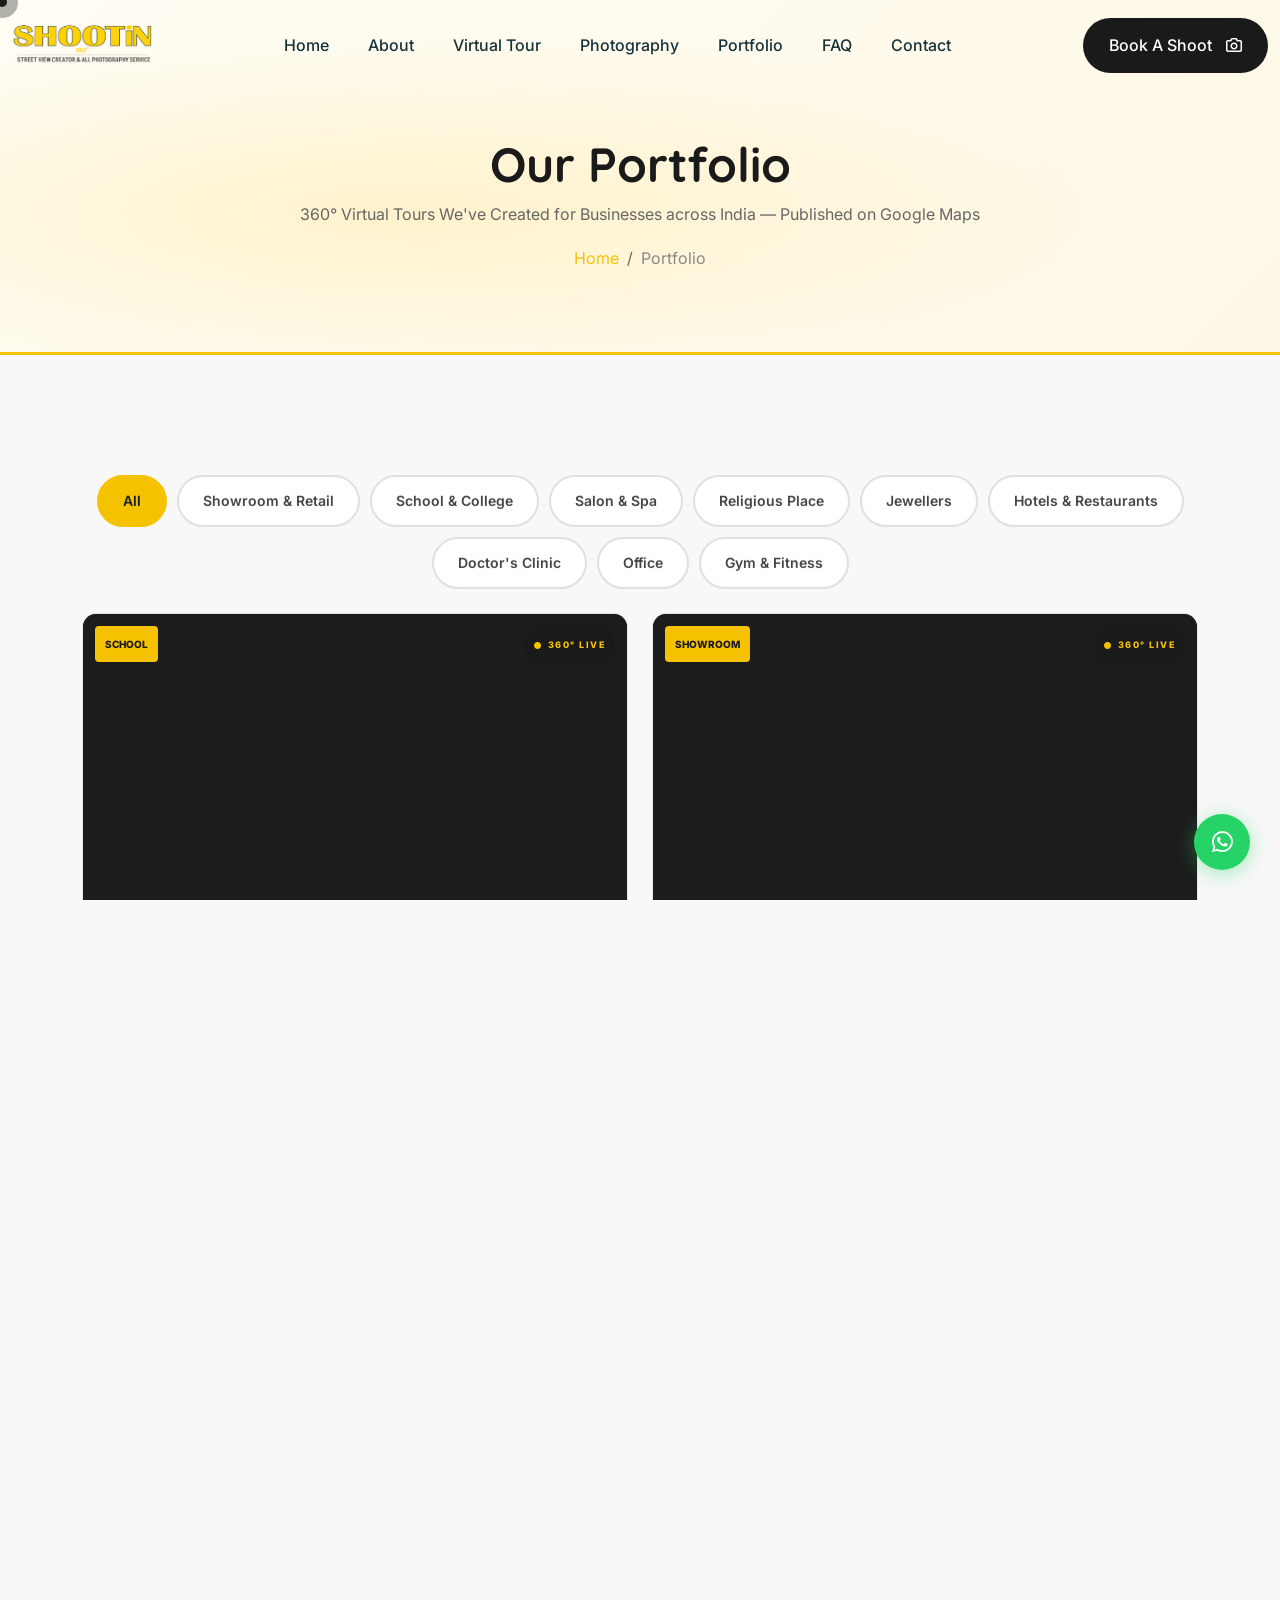
<file: portfolio.html>
﻿<!DOCTYPE html>
<html lang="en">
    <head>
        <meta charset="UTF-8">
        <meta http-equiv="X-UA-Compatible" content="IE=edge">
        <meta name="viewport" content="width=device-width, initial-scale=1">
        <meta name="robots" content="index, follow">
        <meta name="description" content="Explore live 360° virtual tours on Google Maps — hotels, schools, gyms & shops across Kanpur & India. See Shootin 360's work and book now.">
        <meta name="keywords" content="360 virtual tour portfolio kanpur, google maps virtual tour india, hotel virtual tour kanpur, school virtual tour kanpur, gym virtual tour kanpur, jewellery shop virtual tour">
        <title>360° Virtual Tour Portfolio in Kanpur | Shootin 360</title>
        <link rel="canonical" href="https://www.shootin360.com/portfolio.html">
        <meta property="og:type" content="website">
        <meta property="og:url" content="https://www.shootin360.com/portfolio.html">
        <meta property="og:title" content="Portfolio – Shootin 360 | Live 360° Tours on Google Maps | Kanpur">
        <meta property="og:description" content="View live 360° virtual tours published on Google Maps — hotels, schools, gyms, jewellery shops and more across India. Photography by © Gajendra Singh.">
        <meta property="og:image" content="https://www.shootin360.com/assets/img/og-image.jpg">
        <script type="application/ld+json">{"@context":"https://schema.org","@type":"BreadcrumbList","itemListElement":[{"@type":"ListItem","position":1,"name":"Home","item":"https://www.shootin360.com/index.html"},{"@type":"ListItem","position":2,"name":"Portfolio","item":"https://www.shootin360.com/portfolio.html"}]}</script>
        <link rel="shortcut icon" href="assets/img/favicon.png">
        <link rel="stylesheet" href="assets/css/bootstrap.min.css">
        <link rel="stylesheet" href="assets/css/all.min.css">
        <link rel="stylesheet" href="assets/css/animate.css">
        <link rel="stylesheet" href="assets/css/magnific-popup.css">
        <link rel="preconnect" href="https://fonts.googleapis.com">
        <link rel="preconnect" href="https://fonts.gstatic.com" crossorigin>
        <link rel="stylesheet" href="https://fonts.googleapis.com/css2?family=Inter:wght@400;500;700&family=Quicksand:wght@500;700;800&display=swap">
        <link rel="stylesheet" href="assets/css/main.css">
        <style>
            :root { --theme:#F5C200; --bg:#1A1A1A; --text:#555; --body:#F8F8F8; }
            .s360-page-banner { background:linear-gradient(135deg,#FFFDF4 0%,#FFF8E6 100%); border-bottom:3px solid #F5C200; padding:140px 0 80px; text-align:center; position:relative; overflow:hidden; }
            .s360-page-banner::before { content:''; position:absolute; inset:0; background:radial-gradient(ellipse at 30% 60%,rgba(245,194,0,0.15) 0%,transparent 60%); pointer-events:none; }
            .s360-page-banner h1 { color:#1A1A1A; font-size:48px; font-weight:800; position:relative; z-index:2; }
            .s360-page-banner .breadcrumb { justify-content:center; background:none; padding:0; margin:16px 0 0; position:relative; z-index:2; }
            .s360-page-banner .breadcrumb-item a { color:#F5C200; text-decoration:none; }
            .s360-page-banner .breadcrumb-item.active { color:#888; }
            .s360-page-banner .breadcrumb-item+.breadcrumb-item::before { color:#666; }
            .s360-section-label { display:inline-flex; align-items:center; gap:8px; color:#F5C200; font-size:13px; font-weight:700; text-transform:uppercase; letter-spacing:2px; margin-bottom:16px; }
            .s360-section-label::before { content:''; width:30px; height:2px; background:#F5C200; display:inline-block; }
            /* Filter tabs */
            .s360-filter-tabs { display:flex; flex-wrap:wrap; gap:10px; justify-content:center; margin-bottom:50px; }
            .s360-filter-btn { padding:10px 24px; border:2px solid #e0e0e0; border-radius:50px; background:#fff; color:#444; font-size:14px; font-weight:600; cursor:pointer; transition:all 0.3s; white-space:nowrap; }
            .s360-filter-btn:hover, .s360-filter-btn.active { background:#F5C200; border-color:#F5C200; color:#1A1A1A; }
            /* Portfolio embed cards */
            .s360-port-card { position:relative; border-radius:14px; overflow:hidden; background:#fff; border:1px solid #e8e8e8; transition:all 0.3s; height:auto !important; }
            .s360-port-card:hover { box-shadow:0 16px 40px rgba(0,0,0,0.13); transform:translateY(-5px); }
            @media (hover: none) { .s360-port-card:hover { box-shadow:none; transform:none; } }
            .s360-port-iframe-wrap { position:relative; height:380px; overflow:hidden; background:#1c1c1c; }
            .s360-port-iframe-wrap iframe { width:100%; height:100%; border:none; display:block; background:#1c1c1c; }
            .s360-port-iframe-wrap iframe:not([src]) { background:url("data:image/svg+xml,%3Csvg xmlns='http://www.w3.org/2000/svg' viewBox='0 0 60 60'%3E%3Ccircle cx='30' cy='30' r='4' fill='%23F5C200' opacity='.6'%3E%3Canimate attributeName='r' from='4' to='12' dur='1s' repeatCount='indefinite' begin='0s'/%3E%3Canimate attributeName='opacity' from='.6' to='0' dur='1s' repeatCount='indefinite' begin='0s'/%3E%3C/circle%3E%3C/svg%3E") center/48px no-repeat #1c1c1c; }
            .s360-port-cat { position:absolute; top:12px; left:12px; background:#F5C200; color:#1A1A1A; font-size:10px; font-weight:800; padding:4px 10px; border-radius:4px; text-transform:uppercase; z-index:5; pointer-events:none; }
            .s360-360-live { position:absolute; top:12px; right:12px; background:rgba(26,26,26,0.82); color:#F5C200; font-size:9px; font-weight:800; padding:5px 10px; border-radius:20px; letter-spacing:1.5px; text-transform:uppercase; pointer-events:none; z-index:5; display:flex; align-items:center; gap:5px; }
            .s360-360-live i { font-size:7px; animation:s360-blink 1.2s ease-in-out infinite; }
            @keyframes s360-blink { 0%,100%{opacity:1} 50%{opacity:0.15} }
            .s360-port-info { padding:16px 20px 18px; }
            .s360-port-info h5 { font-size:15px; font-weight:700; color:#1A1A1A; margin:0 0 4px; }
            .s360-port-info .loc { color:#888; font-size:12px; margin:0 0 12px; display:flex; align-items:center; gap:5px; }
            .s360-port-info .loc i { color:#F5C200; font-size:11px; }
            .s360-port-cta { display:inline-flex; align-items:center; gap:7px; background:#F5C200; color:#1A1A1A; font-size:12px; font-weight:700; padding:7px 14px; border-radius:6px; text-decoration:none; transition:all 0.3s; }
            .s360-port-cta:hover { background:#1A1A1A; color:#F5C200; }
            /* Full-screen tour lightbox */
            .s360-tour-lb { display:none; position:fixed; inset:0; z-index:99998; background:rgba(0,0,0,0.94); align-items:center; justify-content:center; padding:16px; }
            .s360-tour-lb.open { display:flex; }
            .s360-tour-lb-inner { background:#111; border-radius:14px; overflow:hidden; width:100%; max-width:960px; position:relative; }
            .s360-tour-lb iframe { width:100%; height:520px; border:none; display:block; }
            .s360-tour-lb-bar { padding:16px 20px; display:flex; align-items:center; justify-content:space-between; gap:12px; }
            .s360-tour-lb-bar h4 { color:#fff; font-size:16px; margin:0; font-weight:700; }
            .s360-tour-lb-bar p { color:#888; font-size:12px; margin:0; }
            .s360-tour-lb-close { background:rgba(255,255,255,0.08); border:none; color:#fff; width:36px; height:36px; border-radius:50%; font-size:16px; cursor:pointer; display:flex; align-items:center; justify-content:center; flex-shrink:0; transition:background 0.2s; }
            .s360-tour-lb-close:hover { background:#F5C200; color:#1A1A1A; }
            @media (max-width:767px) { .s360-tour-lb iframe { height:340px; } }
            @media (max-width:575px) { .s360-tour-lb iframe { height:260px; } .s360-tour-lb-bar { flex-direction:column; align-items:flex-start; gap:8px; } }
            /* CTA */
            .s360-cta-dark { background:#1A1A1A; padding:80px 0; text-align:center; }
            .btn-primary-360 { background:#F5C200; color:#1A1A1A; font-weight:700; padding:16px 36px; border-radius:4px; text-decoration:none; display:inline-flex; align-items:center; gap:10px; font-size:15px; transition:all 0.3s; }
            .btn-primary-360:hover { background:#e0ae00; color:#1A1A1A; }
            .btn-whatsapp-360 { background:#25D366; color:#fff; font-weight:700; padding:16px 28px; border-radius:4px; text-decoration:none; display:inline-flex; align-items:center; gap:10px; font-size:15px; transition:all 0.3s; }
            .btn-whatsapp-360:hover { background:#1db954; color:#fff; }
            .s360-wa-float { position:fixed; bottom:30px; right:30px; width:56px; height:56px; background:#25D366; border-radius:50%; display:flex; align-items:center; justify-content:center; font-size:24px; color:#fff; text-decoration:none; z-index:999; box-shadow:0 4px 20px rgba(37,211,102,0.4); }
            .s360-wa-float:hover { transform:scale(1.1); color:#fff; }
            .s360-footer { background:#111; padding:80px 0 0; }
            .s360-footer h5 { color:#fff; font-size:16px; font-weight:700; margin-bottom:24px; }
            .s360-footer-links { list-style:none; padding:0; margin:0; }
            .s360-footer-links li { margin-bottom:12px; }
            .s360-footer-links a { color:#888; text-decoration:none; font-size:14px; transition:color 0.3s; display:flex; align-items:center; gap:8px; }
            .s360-footer-links a:hover { color:#F5C200; }
            .s360-footer-links a::before { content:'→'; font-size:12px; color:#F5C200; }
            .s360-footer-contact-f li { color:#888; font-size:14px; margin-bottom:14px; display:flex; gap:12px; align-items:flex-start; }
            .s360-footer-contact-f li i { color:#F5C200; margin-top:4px; }
            .s360-footer-contact-f a { color:#888; text-decoration:none; }
            .s360-footer-contact-f a:hover { color:#F5C200; }
            .s360-social-f { display:flex; gap:10px; margin-top:24px; }
            .s360-social-f a { width:40px; height:40px; border-radius:8px; background:rgba(255,255,255,0.06); display:flex; align-items:center; justify-content:center; color:#888; text-decoration:none; transition:all 0.3s; }
            .s360-social-f a:hover { background:#F5C200; color:#1A1A1A; }
            .s360-footer-bottom { border-top:1px solid rgba(255,255,255,0.06); padding:24px 0; margin-top:60px; }
            .s360-footer-bottom p { color:#666; font-size:13px; margin:0; }
            .port-item { transition:all 0.3s; }
            .port-item.hidden { display:none; }

            /* ===== RESPONSIVE ===== */
            @media (max-width: 1199px) {
                .s360-page-banner h1 { font-size: 42px; }
                .s360-port-iframe-wrap { height: 340px; }
            }
            @media (max-width: 991px) {
                .section-padding { padding: 72px 0 !important; }
                .s360-page-banner { padding: 120px 0 70px; }
                .s360-page-banner h1 { font-size: 36px; }
                /* col-md-12 gives full width; keep map tall */
                .s360-port-iframe-wrap { height: 400px; }
                .s360-filter-btn { padding: 8px 18px; font-size: 13px; }
            }
            @media (max-width: 767px) {
                .section-padding { padding: 56px 0 !important; }
                .s360-page-banner { padding: 100px 0 56px; }
                .s360-page-banner h1 { font-size: 30px; }
                /* Map scales with viewport width */
                .s360-port-iframe-wrap { height: 56vw; min-height: 280px; max-height: 420px; }
                .s360-filter-tabs { gap: 6px; margin-bottom: 32px; }
                .s360-filter-btn { padding: 7px 14px; font-size: 12px; }
                .s360-port-info { padding: 14px 16px 16px; }
                .s360-port-info h5 { font-size: 15px; }
            }
            @media (max-width: 575px) {
                .section-padding { padding: 48px 0 !important; }
                .s360-page-banner h1 { font-size: 24px; }
                .s360-page-banner { padding: 88px 0 44px; }
                /* Map fills almost full screen width on phones */
                .s360-port-iframe-wrap { height: 60vw; min-height: 260px; max-height: 360px; }
                .s360-port-info { padding: 12px 14px 14px; }
                .s360-port-info h5 { font-size: 14px; }
                .s360-port-info .loc { font-size: 11px; margin-bottom: 10px; }
                .s360-port-cta { font-size: 11px; padding: 6px 12px; }
                .s360-filter-btn { padding: 6px 12px; font-size: 11px; }
                .s360-footer-bottom .d-flex { flex-direction: column; align-items: center; gap: 10px !important; }
                .s360-wa-float { width: 48px; height: 48px; font-size: 20px; bottom: 20px; right: 20px; }
                /* Tighter card gap on small screens */
                #portfolioGrid.row { --bs-gutter-x: 1rem; --bs-gutter-y: 1rem; }
            }
            @media (max-width: 400px) {
                .s360-page-banner h1 { font-size: 20px; }
                .s360-port-iframe-wrap { height: 65vw; min-height: 240px; }
                .s360-filter-btn { padding: 5px 10px; font-size: 10px; letter-spacing: 0.3px; }
                .s360-port-info h5 { font-size: 13px; }
                .s360-filter-tabs { gap: 5px; }
            }
        </style>
    </head>
    <body>
        <div class="page-wrapper">
            <div class="preloader">
                <div class="s360-preloader">
                    <!-- Double spinning rings + favicon -->
                    <div class="s360-pre-rings">
                        <svg class="s360-pre-ring-outer" viewBox="0 0 170 170" width="170" height="170">
                            <circle cx="85" cy="85" r="78" fill="none" stroke="rgba(245,194,0,0.08)" stroke-width="1.5"/>
                            <circle cx="85" cy="85" r="78" fill="none" stroke="#F5C200" stroke-width="2.5" stroke-dasharray="100 390" stroke-linecap="round"/>
                            <circle cx="85" cy="85" r="78" fill="none" stroke="rgba(245,194,0,0.3)" stroke-width="1" stroke-dasharray="30 460" stroke-dashoffset="-150" stroke-linecap="round"/>
                        </svg>
                        <svg class="s360-pre-ring-inner" viewBox="0 0 110 110" width="110" height="110">
                            <circle cx="55" cy="55" r="48" fill="none" stroke="rgba(245,194,0,0.07)" stroke-width="1.5"/>
                            <circle cx="55" cy="55" r="48" fill="none" stroke="rgba(245,194,0,0.6)" stroke-width="2" stroke-dasharray="60 242" stroke-linecap="round"/>
                        </svg>
                        <div class="s360-pre-logo-wrap">
                            <img src="assets/img/favicon.png" alt="Shootin360" class="s360-pre-logo">
                        </div>
                    </div>
                    <!-- Brand -->
                    <div class="s360-pre-text">
                        <div class="s360-pre-name">SHOOTIN<span>360°</span></div>
                        <div class="s360-pre-tag">Street View Creator</div>
                        <div class="s360-pre-dots"><span></span><span></span><span></span></div>
                    </div>
                </div>
            </div>
            <button id="back-top" class="back-to-top"><i class="fa-regular fa-arrow-up"></i></button>
            <div class="mouseCursor cursor-outer"></div>
            <div class="mouseCursor cursor-inner"></div>
            <a href="https://wa.me/919415039489" class="s360-wa-float" target="_blank" rel="noopener"><i class="fab fa-whatsapp"></i></a>

            <div class="fix-area">
                <div class="offcanvas__info">
                    <div class="offcanvas__wrapper">
                        <div class="offcanvas__content">
                            <div class="offcanvas__top d-flex justify-content-between align-items-center">
                                <div class="offcanvas__logo">
                                    <a href="index.html"><img src="assets/img/logo/Logo.png" height="65" alt="Shootin 360 Logo"></a>
                                </div>
                                <div class="offcanvas__close"><button><i class="fa-thin fa-times"></i></button></div>
                            </div>
                            <div class="mobile-menu fix"></div>
                            <div class="off-contact-info">
                                <span class="info-title">Contact Info</span>
                                <div class="contact-details"><span class="sub-info">Phone</span><p><a href="tel:+919415039489">+91 94150 39489</a> / <a href="tel:+919696039489">+91 96960 39489</a></p></div>
                            </div>
                        </div>
                    </div>
                </div>
            </div>
            <div class="offcanvas__overlay"></div>

            <header id="header-sticky" class="header-1">
                <div class="container">
                    <div class="mega-menu-wrapper">
                        <div class="header-main">
                            <a href="index.html" class="logo"><img src="assets/img/logo/Logo.png" height="70" alt="Shootin 360 Logo"></a>
                            <div class="mean__menu-wrapper">
                                <div class="main-menu">
                                    <nav id="mobile-menu">
                                        <ul>
                                            <li><a href="index.html">Home</a></li>
                                            <li><a href="about.html">About</a></li>
                                            <li><a href="service-virtual-tour.html">Virtual Tour</a></li>
                                            <li><a href="service-photography.html">Photography</a></li>
                                            <li class="active"><a href="portfolio.html">Portfolio</a></li>
                                            <li><a href="faq.html">FAQ</a></li>
                                            <li><a href="contact.html">Contact</a></li>
                                        </ul>
                                    </nav>
                                </div>
                            </div>
                            <div class="header-right d-flex justify-content-end align-items-center">
                                <a href="booking.html" class="theme-btn header-bg">Book a Shoot <i class="fa-regular fa-camera"></i></a>
                                <div class="header__hamburger d-xl-none my-auto">
                                    <div class="sidebar__toggle"><span></span><span></span><span></span></div>
                                </div>
                            </div>
                        </div>
                    </div>
                </div>
            </header>

            <div id="smooth-wrapper">
                <div id="smooth-content">

                    <div class="s360-page-banner">
                        <div class="container">
                            <h1>Our Portfolio</h1>
                            <p style="color:#666;font-size:16px;margin-top:12px;position:relative;z-index:2;">360° Virtual Tours We've Created for Businesses across India — Published on Google Maps</p>
                            <nav aria-label="breadcrumb">
                                <ol class="breadcrumb">
                                    <li class="breadcrumb-item"><a href="index.html">Home</a></li>
                                    <li class="breadcrumb-item active">Portfolio</li>
                                </ol>
                            </nav>
                        </div>
                    </div>

                    <section class="section-padding" style="background:#F8F8F8;">
                        <div class="container">

                            <!--
                            =======================================================
                            HOW TO ADD A REAL 360° STREET VIEW EMBED
                            =======================================================
                            STEP 1: Open maps.google.com
                            STEP 2: Search your client's location → drag the yellow
                                    PEGMAN icon (bottom-right) onto the road, OR
                                    click a blue dot to enter Street View
                            STEP 3: Inside Street View, click SHARE (top-left) →
                                    "Embed a map"
                            STEP 4: Copy the src="..." URL from the iframe code.
                                    It will look like:
                                    https://www.google.com/maps/embed?pb=!4v1234...
                                    (starts with !4v — that means Street View)
                            STEP 5: Replace the src="..." on the iframe below with
                                    your copied URL.

                            NOTE:  Always test on a live web server (http/https).
                                   Google Maps embeds DO NOT work on local
                                   file:// (e.g. opening index.html directly).
                            =======================================================
                            -->
                            <!-- Category Filter -->
                            <div class="s360-filter-tabs text-center wow fadeInUp mb-4" data-wow-delay=".1s">
                                <button class="s360-filter-btn active" data-filter="all">All</button>
                                <button class="s360-filter-btn" data-filter="showroom">Showroom &amp; Retail</button>
                                <button class="s360-filter-btn" data-filter="school">School &amp; College</button>
                                <button class="s360-filter-btn" data-filter="salon">Salon &amp; Spa</button>
                                <button class="s360-filter-btn" data-filter="dharm-sthal">Religious Place</button>
                                <button class="s360-filter-btn" data-filter="jewellers">Jewellers</button>
                                <button class="s360-filter-btn" data-filter="hotel">Hotels &amp; Restaurants</button>
                                <button class="s360-filter-btn" data-filter="clinic">Doctor's Clinic</button>
                                <button class="s360-filter-btn" data-filter="office">Office</button>
                                <button class="s360-filter-btn" data-filter="gym">Gym &amp; Fitness</button>
                            </div>

                            <!-- Portfolio Grid — Google Maps 360° embeds -->
                            <div class="row g-4" id="portfolioGrid">

                                <!-- GD Goenka School -->
                                <div class="col-lg-6 col-md-12 port-item wow fadeInUp" data-cat="school" data-wow-delay=".1s">
                                    <div class="s360-port-card">
                                        <div class="s360-port-iframe-wrap">
                                            <iframe data-src="https://www.google.com/maps/embed?pb=!4v1779647318730!6m8!1m7!1sCAoSHENJQUJJaEFvUGhHTWpreXp6YWlZUG5Yb1JoVkg.!2m2!1d26.51833788282853!2d80.28161363197667!3f1.91!4f-1.2399999999999949!5f0.4000000000000002" loading="lazy" allowfullscreen title="GD Goenka School Kanpur"></iframe>
                                            <div class="s360-port-cat">School</div>
                                            <div class="s360-360-live"><i class="fa-solid fa-circle"></i> 360° LIVE</div>
                                        </div>
                                        <div class="s360-port-info">
                                            <h5>GD Goenka School</h5>
                                            <p class="loc"><i class="fa-solid fa-location-dot"></i> Kanpur</p>
                                            <a href="booking.html" class="s360-port-cta"><i class="fa-solid fa-camera"></i> Book Similar Tour</a>
                                        </div>
                                    </div>
                                </div>

                                <!-- LIVE TOUR: Pages By Fairdeal, Govind Nagar, Kanpur -->
                                <div class="col-lg-6 col-md-12 port-item wow fadeInUp" data-cat="showroom" data-wow-delay=".1s">
                                    <div class="s360-port-card">
                                        <div class="s360-port-iframe-wrap">
                                            <iframe data-src="https://www.google.com/maps/embed?pb=!4v1779120648778!6m8!1m7!1sCAoSHENJQUJJaEFEeWNLemF3VUxsR2ZreTFFQUJjZ0g.!2m2!1d26.44916801279673!2d80.31212627429898!3f4.74!4f2.3100000000000023!5f0.4000000000000002" loading="lazy" allowfullscreen title="Pages By Fairdeal 360° Tour"></iframe>
                                            <div class="s360-port-cat">Showroom</div>
                                            <div class="s360-360-live"><i class="fa-solid fa-circle"></i> 360° LIVE</div>
                                        </div>
                                        <div class="s360-port-info">
                                            <h5>Pages By Fairdeal</h5>
                                            <p class="loc"><i class="fa-solid fa-location-dot"></i> Govind Nagar, Kanpur</p>
                                            <a href="https://maps.app.goo.gl/68PZmy5uxeLmYgdeA" class="s360-port-cta" target="_blank" rel="noopener"><i class="fa-solid fa-street-view"></i> View on Google Maps</a>
                                        </div>
                                    </div>
                                </div>

                                <!-- LIVE TOUR: Stylush Salon, Govind Nagar, Kanpur -->
                                <div class="col-lg-6 col-md-12 port-item wow fadeInUp" data-cat="salon" data-wow-delay=".2s">
                                    <div class="s360-port-card">
                                        <div class="s360-port-iframe-wrap">
                                            <iframe data-src="https://www.google.com/maps/embed?pb=!4v1779120715763!6m8!1m7!1sCAoSFkNJSE0wb2dLRUlDQWdJQzd3TkNnVnc.!2m2!1d26.44919995766685!2d80.31221579231853!3f1.31!4f16.14!5f0.7820865974627469" loading="lazy" allowfullscreen title="Stylush Salon 360° Tour"></iframe>
                                            <div class="s360-port-cat">Salon</div>
                                            <div class="s360-360-live"><i class="fa-solid fa-circle"></i> 360° LIVE</div>
                                        </div>
                                        <div class="s360-port-info">
                                            <h5>Stylush Salon</h5>
                                            <p class="loc"><i class="fa-solid fa-location-dot"></i> Govind Nagar, Kanpur</p>
                                            <a href="https://maps.app.goo.gl/RSohGX2aJdsjMQH58" class="s360-port-cta" target="_blank" rel="noopener"><i class="fa-solid fa-street-view"></i> View on Google Maps</a>
                                        </div>
                                    </div>
                                </div>

                                <!-- LIVE TOUR: Coiffuer Salon, Tilak Nagar, Kanpur -->
                                <div class="col-lg-6 col-md-12 port-item wow fadeInUp" data-cat="salon" data-wow-delay=".3s">
                                    <div class="s360-port-card">
                                        <div class="s360-port-iframe-wrap">
                                            <iframe data-src="https://www.google.com/maps/embed?pb=!4v1779120732877!6m8!1m7!1sCAoSF0NJSE0wb2dLRUlDQWdJRHJ5S1NhbFFF!2m2!1d26.48741309554188!2d80.32164270634424!3f3.18!4f-12.310000000000002!5f0.4000000000000002" loading="lazy" allowfullscreen title="Coiffuer Salon 360° Tour"></iframe>
                                            <div class="s360-port-cat">Salon</div>
                                            <div class="s360-360-live"><i class="fa-solid fa-circle"></i> 360° LIVE</div>
                                        </div>
                                        <div class="s360-port-info">
                                            <h5>Coiffuer Salon</h5>
                                            <p class="loc"><i class="fa-solid fa-location-dot"></i> Tilak Nagar, Kanpur</p>
                                            <a href="https://maps.app.goo.gl/DXg5GUZWeoAJrWPM9" class="s360-port-cta" target="_blank" rel="noopener"><i class="fa-solid fa-street-view"></i> View on Google Maps</a>
                                        </div>
                                    </div>
                                </div>

                                <!-- LIVE TOUR: Wisdomwood Public School, Kalyanpur, Kanpur -->
                                <div class="col-lg-6 col-md-12 port-item wow fadeInUp" data-cat="school" data-wow-delay=".4s">
                                    <div class="s360-port-card">
                                        <div class="s360-port-iframe-wrap">
                                            <iframe data-src="https://www.google.com/maps/embed?pb=!4v1779120752021!6m8!1m7!1sCAoSFkNJSE0wb2dLRUlDQWdJQzcwdi1LWHc.!2m2!1d26.48764970598025!2d80.27155983114821!3f40.14!4f4.280000000000001!5f0.4000000000000002" loading="lazy" allowfullscreen title="Wisdomwood Public School 360° Tour"></iframe>
                                            <div class="s360-port-cat">School</div>
                                            <div class="s360-360-live"><i class="fa-solid fa-circle"></i> 360° LIVE</div>
                                        </div>
                                        <div class="s360-port-info">
                                            <h5>Wisdomwood Public School</h5>
                                            <p class="loc"><i class="fa-solid fa-location-dot"></i> Kalyanpur, Kanpur</p>
                                            <a href="https://maps.app.goo.gl/CjLvU64fSt8UoJNe7" class="s360-port-cta" target="_blank" rel="noopener"><i class="fa-solid fa-street-view"></i> View on Google Maps</a>
                                        </div>
                                    </div>
                                </div>

                                <!-- LIVE TOUR: CHS Gurukulam, Mohanpuram, Kanpur -->
                                <div class="col-lg-6 col-md-12 port-item wow fadeInUp" data-cat="school" data-wow-delay=".5s">
                                    <div class="s360-port-card">
                                        <div class="s360-port-iframe-wrap">
                                            <iframe data-src="https://www.google.com/maps/embed?pb=!4v1779121292947!6m8!1m7!1sCAoSHENJQUJJaEJpRjNzQ0NzdEF5REJVRElpcWMta0o.!2m2!1d26.43032654627833!2d80.27208741471772!3f60.98549593371138!4f10.13737216045675!5f0.9123626835198464" loading="lazy" allowfullscreen title="CHS Gurukulam 360° Tour"></iframe>
                                            <div class="s360-port-cat">School</div>
                                            <div class="s360-360-live"><i class="fa-solid fa-circle"></i> 360° LIVE</div>
                                        </div>
                                        <div class="s360-port-info">
                                            <h5>CHS Gurukulam</h5>
                                            <p class="loc"><i class="fa-solid fa-location-dot"></i> Mohanpuram, Kanpur</p>
                                            <a href="https://maps.app.goo.gl/u7PDpZY61kBWUAdb6" class="s360-port-cta" target="_blank" rel="noopener"><i class="fa-solid fa-street-view"></i> View on Google Maps</a>
                                        </div>
                                    </div>
                                </div>

                                <!-- LIVE TOUR: Institute of Journalism & Mass Communications, CSJMU, Kanpur -->
                                <div class="col-lg-6 col-md-12 port-item wow fadeInUp" data-cat="school" data-wow-delay=".6s">
                                    <div class="s360-port-card">
                                        <div class="s360-port-iframe-wrap">
                                            <iframe data-src="https://www.google.com/maps/embed?pb=!4v1779121311260!6m8!1m7!1sCAoSF0NJSE0wb2dLRUlDQWdNQ0FfTGpieHdF!2m2!1d26.49877331213196!2d80.26460661387713!3f285.64!4f-5.560000000000002!5f0.4000000000000002" loading="lazy" allowfullscreen title="IJMC CSJMU 360° Tour"></iframe>
                                            <div class="s360-port-cat">College</div>
                                            <div class="s360-360-live"><i class="fa-solid fa-circle"></i> 360° LIVE</div>
                                        </div>
                                        <div class="s360-port-info">
                                            <h5>Institute of Journalism &amp; Mass Communications</h5>
                                            <p class="loc"><i class="fa-solid fa-location-dot"></i> CSJMU, Kanpur</p>
                                            <a href="https://maps.app.goo.gl/SiuH4r97UZmRgZ148" class="s360-port-cta" target="_blank" rel="noopener"><i class="fa-solid fa-street-view"></i> View on Google Maps</a>
                                        </div>
                                    </div>
                                </div>

                                <!-- LIVE TOUR: Virtual Tour – Govind Nagar, Kanpur -->
                                <div class="col-lg-6 col-md-12 port-item wow fadeInUp" data-cat="showroom" data-wow-delay=".1s">
                                    <div class="s360-port-card">
                                        <div class="s360-port-iframe-wrap">
                                            <iframe data-src="https://www.google.com/maps/embed?pb=!4v1779121326009!6m8!1m7!1sCAoSFkNJSE0wb2dLRUlDQWdJQzdzcl9fWkE.!2m2!1d26.42961549696273!2d80.31090693249631!3f358.17!4f1.7900000000000063!5f0.4000000000000002" loading="lazy" allowfullscreen title="360° Virtual Tour – Kanpur"></iframe>
                                            <div class="s360-port-cat">Street View</div>
                                            <div class="s360-360-live"><i class="fa-solid fa-circle"></i> 360° LIVE</div>
                                        </div>
                                        <div class="s360-port-info">
                                            <h5>360° Street View Tour – Govind Nagar, Kanpur</h5>
                                            <p class="loc"><i class="fa-solid fa-location-dot"></i> Kanpur, Uttar Pradesh</p>
                                            <a href="booking.html" class="s360-port-cta"><i class="fa-solid fa-camera"></i> Book Similar Tour</a>
                                        </div>
                                    </div>
                                </div>

                                <!-- LIVE TOUR: Virtual Tour – Kidwai Nagar East, Kanpur -->
                                <div class="col-lg-6 col-md-12 port-item wow fadeInUp" data-cat="showroom" data-wow-delay=".2s">
                                    <div class="s360-port-card">
                                        <div class="s360-port-iframe-wrap">
                                            <iframe data-src="https://www.google.com/maps/embed?pb=!4v1779121340300!6m8!1m7!1sCAoSFkNJSE0wb2dLRUlDQWdJRF8tT0hxWXc.!2m2!1d26.47461392647747!2d80.34297179993234!3f0.02!4f6.519999999999996!5f0.4000000000000002" loading="lazy" allowfullscreen title="360° Virtual Tour – Kanpur"></iframe>
                                            <div class="s360-port-cat">Street View</div>
                                            <div class="s360-360-live"><i class="fa-solid fa-circle"></i> 360° LIVE</div>
                                        </div>
                                        <div class="s360-port-info">
                                            <h5>360° Street View Tour – Kidwai Nagar East, Kanpur</h5>
                                            <p class="loc"><i class="fa-solid fa-location-dot"></i> Kanpur, Uttar Pradesh</p>
                                            <a href="booking.html" class="s360-port-cta"><i class="fa-solid fa-camera"></i> Book Similar Tour</a>
                                        </div>
                                    </div>
                                </div>

                                <!-- LIVE TOUR: Virtual Tour – Naramau, Kanpur -->
                                <div class="col-lg-6 col-md-12 port-item wow fadeInUp" data-cat="showroom" data-wow-delay=".3s">
                                    <div class="s360-port-card">
                                        <div class="s360-port-iframe-wrap">
                                            <iframe data-src="https://www.google.com/maps/embed?pb=!4v1779121354311!6m8!1m7!1sCAoSFkNJSE0wb2dLRUlDQWdJQ0x2YTNuR0E.!2m2!1d26.43152615678565!2d80.33602913828794!3f346.1566828087167!4f-14.769539951573847!5f0.4000000000000002" loading="lazy" allowfullscreen title="360° Virtual Tour – Kanpur"></iframe>
                                            <div class="s360-port-cat">Street View</div>
                                            <div class="s360-360-live"><i class="fa-solid fa-circle"></i> 360° LIVE</div>
                                        </div>
                                        <div class="s360-port-info">
                                            <h5>360° Street View Tour – Naramau, Kanpur</h5>
                                            <p class="loc"><i class="fa-solid fa-location-dot"></i> Kanpur, Uttar Pradesh</p>
                                            <a href="booking.html" class="s360-port-cta"><i class="fa-solid fa-camera"></i> Book Similar Tour</a>
                                        </div>
                                    </div>
                                </div>


                                <!-- ISKCON Mandir -->
                                <div class="col-lg-6 col-md-12 port-item wow fadeInUp" data-cat="dharm-sthal" data-wow-delay=".1s">
                                    <div class="s360-port-card">
                                        <div class="s360-port-iframe-wrap">
                                            <iframe data-src="https://www.google.com/maps/embed?pb=!4v1779643313223!6m8!1m7!1sCAoSFkNJSE0wb2dLRUlDQWdJRERvZDdoTWc.!2m2!1d26.52692836440426!2d80.27771686601476!3f5.12!4f51.41!5f0.4000000000000002" loading="lazy" allowfullscreen title="ISKCON Mandir Kanpur"></iframe>
                                            <div class="s360-port-cat">Religious Place</div>
                                            <div class="s360-360-live"><i class="fa-solid fa-circle"></i> 360° LIVE</div>
                                        </div>
                                        <div class="s360-port-info">
                                            <h5>ISKCON Mandir</h5>
                                            <p class="loc"><i class="fa-solid fa-location-dot"></i> Kanpur</p>
                                            <a href="booking.html" class="s360-port-cta"><i class="fa-solid fa-camera"></i> Book Similar Tour</a>
                                        </div>
                                    </div>
                                </div>

                                <!-- Brahmavart Ghat Bithoor -->
                                <div class="col-lg-6 col-md-12 port-item wow fadeInUp" data-cat="dharm-sthal" data-wow-delay=".2s">
                                    <div class="s360-port-card">
                                        <div class="s360-port-iframe-wrap">
                                            <iframe data-src="https://www.google.com/maps/embed?pb=!4v1782408261376!6m8!1m7!1sCAoSHENJQUJJaEFEeWNLemNRbHRnR2Zxc3F3QUE0dDM.!2m2!1d26.61378126425999!2d80.27472613374502!3f355.63!4f3.6099999999999994!5f0.4000000000000002" loading="lazy" allowfullscreen title="Brahmavart Ghat Bithoor Kanpur"></iframe>
                                            <div class="s360-port-cat">Religious Place</div>
                                            <div class="s360-360-live"><i class="fa-solid fa-circle"></i> 360° LIVE</div>
                                        </div>
                                        <div class="s360-port-info">
                                            <h5>Brahmavart Ghat</h5>
                                            <p class="loc"><i class="fa-solid fa-location-dot"></i> Bithoor, Kanpur</p>
                                            <a href="booking.html" class="s360-port-cta"><i class="fa-solid fa-camera"></i> Book Similar Tour</a>
                                        </div>
                                    </div>
                                </div>

                                <!-- Jageshwar Mandir -->
                                <div class="col-lg-6 col-md-12 port-item wow fadeInUp" data-cat="dharm-sthal" data-wow-delay=".3s">
                                    <div class="s360-port-card">
                                        <div class="s360-port-iframe-wrap">
                                            <iframe data-src="https://www.google.com/maps/embed?pb=!4v1779643411742!6m8!1m7!1sCAoSLEFGMVFpcFBISFU0VHV4bkxnZzQtUTJDcmF6M3FMZG1aTzJ5aWt5dFdjWTFG!2m2!1d26.50662283745965!2d80.2984687754354!3f29.87!4f-3.030000000000001!5f0.7820865974627469" loading="lazy" allowfullscreen title="Jageshwar Mandir Nawab Ganj Kanpur"></iframe>
                                            <div class="s360-port-cat">Religious Place</div>
                                            <div class="s360-360-live"><i class="fa-solid fa-circle"></i> 360° LIVE</div>
                                        </div>
                                        <div class="s360-port-info">
                                            <h5>Jageshwar Mandir</h5>
                                            <p class="loc"><i class="fa-solid fa-location-dot"></i> Nawab Ganj, Kanpur</p>
                                            <a href="booking.html" class="s360-port-cta"><i class="fa-solid fa-camera"></i> Book Similar Tour</a>
                                        </div>
                                    </div>
                                </div>

                                <!-- Panch Mukhi Hanuman Mandir -->
                                <div class="col-lg-6 col-md-12 port-item wow fadeInUp" data-cat="dharm-sthal" data-wow-delay=".4s">
                                    <div class="s360-port-card">
                                        <div class="s360-port-iframe-wrap">
                                            <iframe data-src="https://www.google.com/maps/embed?pb=!4v1779643480849!6m8!1m7!1sCAoSLEFGMVFpcE9GcDVueTF5UTQ4VzFUMHhFY1RUcDhpSGdMMHc1dEtoaUFQaXdu!2m2!1d26.46860212796548!2d80.23777573759732!3f359.94!4f23.569999999999993!5f0.4000000000000002" loading="lazy" allowfullscreen title="Panch Mukhi Hanuman Mandir Panki Kanpur"></iframe>
                                            <div class="s360-port-cat">Religious Place</div>
                                            <div class="s360-360-live"><i class="fa-solid fa-circle"></i> 360° LIVE</div>
                                        </div>
                                        <div class="s360-port-info">
                                            <h5>Panch Mukhi Hanuman Mandir</h5>
                                            <p class="loc"><i class="fa-solid fa-location-dot"></i> Panki, Kanpur</p>
                                            <a href="booking.html" class="s360-port-cta"><i class="fa-solid fa-camera"></i> Book Similar Tour</a>
                                        </div>
                                    </div>
                                </div>

                                <!-- St. Xaviers Church -->
                                <div class="col-lg-6 col-md-12 port-item wow fadeInUp" data-cat="dharm-sthal" data-wow-delay=".5s">
                                    <div class="s360-port-card">
                                        <div class="s360-port-iframe-wrap">
                                            <iframe data-src="https://www.google.com/maps/embed?pb=!4v1779643500267!6m8!1m7!1sCAoSLEFGMVFpcE9Pclk5ZzhBMEllbkdBSXFtUFhnYXFnVmxRcDl6bW5jS3BwOXA1!2m2!1d26.47098477367242!2d80.31846269115063!3f358.95!4f-0.9399999999999977!5f0.4000000000000002" loading="lazy" allowfullscreen title="St. Xaviers Church Ashok Nagar Kanpur"></iframe>
                                            <div class="s360-port-cat">Religious Place</div>
                                            <div class="s360-360-live"><i class="fa-solid fa-circle"></i> 360° LIVE</div>
                                        </div>
                                        <div class="s360-port-info">
                                            <h5>St. Xaviers Church</h5>
                                            <p class="loc"><i class="fa-solid fa-location-dot"></i> Ashok Nagar, Kanpur</p>
                                            <a href="booking.html" class="s360-port-cta"><i class="fa-solid fa-camera"></i> Book Similar Tour</a>
                                        </div>
                                    </div>
                                </div>

                                <!-- Ranjeet Nagar Gurudwara -->
                                <div class="col-lg-6 col-md-12 port-item wow fadeInUp" data-cat="dharm-sthal" data-wow-delay=".6s">
                                    <div class="s360-port-card">
                                        <div class="s360-port-iframe-wrap">
                                            <iframe data-src="https://www.google.com/maps/embed?pb=!4v1779643592547!6m8!1m7!1sCAoSF0NJSE0wb2dLRUlDQWdJREQwcmk2OFFF!2m2!1d26.46542189033131!2d80.3057312284108!3f0.49!4f4.3700000000000045!5f0.4000000000000002" loading="lazy" allowfullscreen title="Ranjeet Nagar Gurudwara Kanpur"></iframe>
                                            <div class="s360-port-cat">Religious Place</div>
                                            <div class="s360-360-live"><i class="fa-solid fa-circle"></i> 360° LIVE</div>
                                        </div>
                                        <div class="s360-port-info">
                                            <h5>Ranjeet Nagar Gurudwara</h5>
                                            <p class="loc"><i class="fa-solid fa-location-dot"></i> Kanpur</p>
                                            <a href="booking.html" class="s360-port-cta"><i class="fa-solid fa-camera"></i> Book Similar Tour</a>
                                        </div>
                                    </div>
                                </div>

                                <!-- Keshav Madhuvan Park -->
                                <div class="col-lg-6 col-md-12 port-item wow fadeInUp" data-cat="dharm-sthal" data-wow-delay=".1s">
                                    <div class="s360-port-card">
                                        <div class="s360-port-iframe-wrap">
                                            <iframe data-src="https://www.google.com/maps/embed?pb=!4v1779643576112!6m8!1m7!1sCAoSLEFGMVFpcFA1NENFenZuSElNZmxlOC1pYjRnNC1IbDRvM2JEclFTRUx0WHFq!2m2!1d26.42665396331242!2d80.3146277273398!3f1.57!4f-5.400000000000006!5f0.4000000000000002" loading="lazy" allowfullscreen title="Keshav Madhuvan Park Kanpur"></iframe>
                                            <div class="s360-port-cat">Religious Place</div>
                                            <div class="s360-360-live"><i class="fa-solid fa-circle"></i> 360° LIVE</div>
                                        </div>
                                        <div class="s360-port-info">
                                            <h5>Keshav Madhuvan Park</h5>
                                            <p class="loc"><i class="fa-solid fa-location-dot"></i> Keshav Nagar, Kanpur</p>
                                            <a href="booking.html" class="s360-port-cta"><i class="fa-solid fa-camera"></i> Book Similar Tour</a>
                                        </div>
                                    </div>
                                </div>

                                <!-- Andh Vidyalaya JHS -->
                                <div class="col-lg-6 col-md-12 port-item wow fadeInUp" data-cat="school" data-wow-delay=".2s">
                                    <div class="s360-port-card">
                                        <div class="s360-port-iframe-wrap">
                                            <iframe data-src="https://www.google.com/maps/embed?pb=!4v1779643638962!6m8!1m7!1sCAoSLEFGMVFpcE54N0M3Zm9KdFNYVHdpLUdxai1mT2Q5Y0ZmSmRrOWdqTl96dWJh!2m2!1d26.47089729831522!2d80.32158821952433!3f3!4f-0.29000000000000625!5f0.4000000000000002" loading="lazy" allowfullscreen title="Andh Vidyalaya JHS Jawahar Nagar Kanpur"></iframe>
                                            <div class="s360-port-cat">School</div>
                                            <div class="s360-360-live"><i class="fa-solid fa-circle"></i> 360° LIVE</div>
                                        </div>
                                        <div class="s360-port-info">
                                            <h5>Andh Vidyalaya JHS</h5>
                                            <p class="loc"><i class="fa-solid fa-location-dot"></i> Jawahar Nagar, Kanpur</p>
                                            <a href="booking.html" class="s360-port-cta"><i class="fa-solid fa-camera"></i> Book Similar Tour</a>
                                        </div>
                                    </div>
                                </div>

                                <!-- Satya Narayan U S Sansthan -->
                                <div class="col-lg-6 col-md-12 port-item wow fadeInUp" data-cat="school" data-wow-delay=".3s">
                                    <div class="s360-port-card">
                                        <div class="s360-port-iframe-wrap">
                                            <iframe data-src="https://www.google.com/maps/embed?pb=!4v1779643675411!6m8!1m7!1sCAoSF0NJSE0wb2dLRUlDQWdJQ1RnSXlla0FF!2m2!1d27.68071670178228!2d81.70700731864079!3f359.2!4f-8.030000000000001!5f0.4000000000000002" loading="lazy" allowfullscreen title="Satya Narayan U S Sansthan Shravasti Bahraich"></iframe>
                                            <div class="s360-port-cat">School</div>
                                            <div class="s360-360-live"><i class="fa-solid fa-circle"></i> 360° LIVE</div>
                                        </div>
                                        <div class="s360-port-info">
                                            <h5>Satya Narayan U S Sansthan</h5>
                                            <p class="loc"><i class="fa-solid fa-location-dot"></i> Shravasti, Bahraich</p>
                                            <a href="booking.html" class="s360-port-cta"><i class="fa-solid fa-camera"></i> Book Similar Tour</a>
                                        </div>
                                    </div>
                                </div>

                                <!-- United Public School -->
                                <div class="col-lg-6 col-md-12 port-item wow fadeInUp" data-cat="school" data-wow-delay=".4s">
                                    <div class="s360-port-card">
                                        <div class="s360-port-iframe-wrap">
                                            <iframe data-src="https://www.google.com/maps/embed?pb=!4v1779643687223!6m8!1m7!1sCAoSLEFGMVFpcE5sek8tdTctaFdMakdLLTVxOE9Da1diUnB2SHBhbWp5MENEeDVN!2m2!1d26.48319721984732!2d80.34304488379459!3f359.11!4f15.989999999999995!5f0.4226627326958262" loading="lazy" allowfullscreen title="United Public School Civil Lines Kanpur"></iframe>
                                            <div class="s360-port-cat">School</div>
                                            <div class="s360-360-live"><i class="fa-solid fa-circle"></i> 360° LIVE</div>
                                        </div>
                                        <div class="s360-port-info">
                                            <h5>United Public School</h5>
                                            <p class="loc"><i class="fa-solid fa-location-dot"></i> Civil Lines, Kanpur</p>
                                            <a href="booking.html" class="s360-port-cta"><i class="fa-solid fa-camera"></i> Book Similar Tour</a>
                                        </div>
                                    </div>
                                </div>

                                <!-- CHS Education -->
                                <div class="col-lg-6 col-md-12 port-item wow fadeInUp" data-cat="school" data-wow-delay=".5s">
                                    <div class="s360-port-card">
                                        <div class="s360-port-iframe-wrap">
                                            <iframe data-src="https://www.google.com/maps/embed?pb=!4v1779643698262!6m8!1m7!1sCAoSLEFGMVFpcE9WNmlrNFp6M1dLYUVUMU14Ty1Gd1o2dExkQTRYUlV0cUVkdWQt!2m2!1d26.43341073776509!2d80.27795610302061!3f6.73!4f8.700000000000003!5f0.4000000000000002" loading="lazy" allowfullscreen title="CHS Education Tatya Tope Nagar Kanpur"></iframe>
                                            <div class="s360-port-cat">School</div>
                                            <div class="s360-360-live"><i class="fa-solid fa-circle"></i> 360° LIVE</div>
                                        </div>
                                        <div class="s360-port-info">
                                            <h5>CHS Education</h5>
                                            <p class="loc"><i class="fa-solid fa-location-dot"></i> Tatya Tope Nagar, Kanpur</p>
                                            <a href="booking.html" class="s360-port-cta"><i class="fa-solid fa-camera"></i> Book Similar Tour</a>
                                        </div>
                                    </div>
                                </div>

                                <!-- Mother T.H. Secondary School -->
                                <div class="col-lg-6 col-md-12 port-item wow fadeInUp" data-cat="school" data-wow-delay=".6s">
                                    <div class="s360-port-card">
                                        <div class="s360-port-iframe-wrap">
                                            <iframe data-src="https://www.google.com/maps/embed?pb=!4v1779643719324!6m8!1m7!1sCAoSLEFGMVFpcFBfMTZhYkphV29rMTIzbFhhdDlINE9IbGNWWVAtRzBNNkcyNWdz!2m2!1d26.42961549696273!2d80.31090693249631!3f0.86!4f14.579999999999998!5f0.4000000000000002" loading="lazy" allowfullscreen title="Mother T.H. Secondary School Keshav Nagar Kanpur"></iframe>
                                            <div class="s360-port-cat">School</div>
                                            <div class="s360-360-live"><i class="fa-solid fa-circle"></i> 360° LIVE</div>
                                        </div>
                                        <div class="s360-port-info">
                                            <h5>Mother T.H. Secondary School</h5>
                                            <p class="loc"><i class="fa-solid fa-location-dot"></i> Keshav Nagar, Kanpur</p>
                                            <a href="booking.html" class="s360-port-cta"><i class="fa-solid fa-camera"></i> Book Similar Tour</a>
                                        </div>
                                    </div>
                                </div>

                                <!-- The Cherubs Play Group -->
                                <div class="col-lg-6 col-md-12 port-item wow fadeInUp" data-cat="school" data-wow-delay=".1s">
                                    <div class="s360-port-card">
                                        <div class="s360-port-iframe-wrap">
                                            <iframe data-src="https://www.google.com/maps/embed?pb=!4v1779643729441!6m8!1m7!1sCAoSLEFGMVFpcE9yN0pYLWxfZ2hxOEZJdGRDRHJYSUVTV3dVOFlwQ3VuMTlnUUlo!2m2!1d26.43087860464693!2d80.31224554662496!3f30.3!4f11.260000000000005!5f0.7820865974627469" loading="lazy" allowfullscreen title="The Cherubs Play Group Keshav Nagar Kanpur"></iframe>
                                            <div class="s360-port-cat">School</div>
                                            <div class="s360-360-live"><i class="fa-solid fa-circle"></i> 360° LIVE</div>
                                        </div>
                                        <div class="s360-port-info">
                                            <h5>The Cherubs Play Group</h5>
                                            <p class="loc"><i class="fa-solid fa-location-dot"></i> Keshav Nagar, Kanpur</p>
                                            <a href="booking.html" class="s360-port-cta"><i class="fa-solid fa-camera"></i> Book Similar Tour</a>
                                        </div>
                                    </div>
                                </div>

                                <!-- Shri Mohan Jewellers -->
                                <div class="col-lg-6 col-md-12 port-item wow fadeInUp" data-cat="jewellers" data-wow-delay=".2s">
                                    <div class="s360-port-card">
                                        <div class="s360-port-iframe-wrap">
                                            <iframe data-src="https://www.google.com/maps/embed?pb=!4v1779643812817!6m8!1m7!1sCAoSLEFGMVFpcFBKM1c0OXpwbTN4VF9JS3R1UmtrWU0ybXhycTlkYzQ0R1M2S1k2!2m2!1d26.46598607187623!2d80.35923878509072!3f359.76!4f-0.4000000000000057!5f0.4000000000000002" loading="lazy" allowfullscreen title="Shri Mohan Jewellers Birhana Road Kanpur"></iframe>
                                            <div class="s360-port-cat">Jewellers</div>
                                            <div class="s360-360-live"><i class="fa-solid fa-circle"></i> 360° LIVE</div>
                                        </div>
                                        <div class="s360-port-info">
                                            <h5>Shri Mohan Jewellers</h5>
                                            <p class="loc"><i class="fa-solid fa-location-dot"></i> Birhana Road, Kanpur</p>
                                            <a href="booking.html" class="s360-port-cta"><i class="fa-solid fa-camera"></i> Book Similar Tour</a>
                                        </div>
                                    </div>
                                </div>

                                <!-- Baijnath Jewellers -->
                                <div class="col-lg-6 col-md-12 port-item wow fadeInUp" data-cat="jewellers" data-wow-delay=".3s">
                                    <div class="s360-port-card">
                                        <div class="s360-port-iframe-wrap">
                                            <iframe data-src="https://www.google.com/maps/embed?pb=!4v1779643827499!6m8!1m7!1sCAoSLEFGMVFpcE5Gb0hfRnlhX21MLWEzRlJPT1M3NG1JSEFoRGt4NFRsOWhxUm00!2m2!1d26.47461392647747!2d80.34297179993234!3f0.33!4f3.4399999999999977!5f0.4000000000000002" loading="lazy" allowfullscreen title="Baijnath Jewellers PPN Market Kanpur"></iframe>
                                            <div class="s360-port-cat">Jewellers</div>
                                            <div class="s360-360-live"><i class="fa-solid fa-circle"></i> 360° LIVE</div>
                                        </div>
                                        <div class="s360-port-info">
                                            <h5>Baijnath Jewellers</h5>
                                            <p class="loc"><i class="fa-solid fa-location-dot"></i> PPN Market, Kanpur</p>
                                            <a href="booking.html" class="s360-port-cta"><i class="fa-solid fa-camera"></i> Book Similar Tour</a>
                                        </div>
                                    </div>
                                </div>

                                <!-- AAINA 925 Sterling Silver -->
                                <div class="col-lg-6 col-md-12 port-item wow fadeInUp" data-cat="jewellers" data-wow-delay=".4s">
                                    <div class="s360-port-card">
                                        <div class="s360-port-iframe-wrap">
                                            <iframe data-src="https://www.google.com/maps/embed?pb=!4v1779643928188!6m8!1m7!1sCAoSLEFGMVFpcFBlZU9Sb3h3dndjVFhzYzlFTXBqNW10ZGlDbWR5NmlDOFktQWdr!2m2!1d26.48334433794178!2d80.3170565098416!3f14.96!4f22.150000000000006!5f0.7820865974627469" loading="lazy" allowfullscreen title="AAINA 925 Sterling Silver Jewellery Kanpur"></iframe>
                                            <div class="s360-port-cat">Jewellers</div>
                                            <div class="s360-360-live"><i class="fa-solid fa-circle"></i> 360° LIVE</div>
                                        </div>
                                        <div class="s360-port-info">
                                            <h5>AAINA – 925 Sterling Silver</h5>
                                            <p class="loc"><i class="fa-solid fa-location-dot"></i> Kanpur</p>
                                            <a href="booking.html" class="s360-port-cta"><i class="fa-solid fa-camera"></i> Book Similar Tour</a>
                                        </div>
                                    </div>
                                </div>

                                <!-- Viya Modern Jewels -->
                                <div class="col-lg-6 col-md-12 port-item wow fadeInUp" data-cat="jewellers" data-wow-delay=".5s">
                                    <div class="s360-port-card">
                                        <div class="s360-port-iframe-wrap">
                                            <iframe data-src="https://www.google.com/maps/embed?pb=!4v1779643849933!6m8!1m7!1sCAoSLEFGMVFpcE5PSHEyeTIzUGFCcV84UEtPWTFqMzI2MWJLZ1A1MVdqZTMtWTRQ!2m2!1d26.48333630124687!2d80.31699870476395!3f3!4f13.799999999999997!5f0.7820865974627469" loading="lazy" allowfullscreen title="Viya Modern Jewels Swaroop Nagar Kanpur"></iframe>
                                            <div class="s360-port-cat">Jewellers</div>
                                            <div class="s360-360-live"><i class="fa-solid fa-circle"></i> 360° LIVE</div>
                                        </div>
                                        <div class="s360-port-info">
                                            <h5>Viya Modern Jewels</h5>
                                            <p class="loc"><i class="fa-solid fa-location-dot"></i> Swaroop Nagar, Kanpur</p>
                                            <a href="booking.html" class="s360-port-cta"><i class="fa-solid fa-camera"></i> Book Similar Tour</a>
                                        </div>
                                    </div>
                                </div>

                                <!-- Traditional Interior -->
                                <div class="col-lg-6 col-md-12 port-item wow fadeInUp" data-cat="office" data-wow-delay=".1s">
                                    <div class="s360-port-card">
                                        <div class="s360-port-iframe-wrap">
                                            <iframe data-src="https://www.google.com/maps/embed?pb=!4v1779643961339!6m8!1m7!1sCAoSLEFGMVFpcFBSanBRbDhaNld1YnQ5M2dNT2Q4ZHJfYUY1UVprLV9oQlktdzJO!2m2!1d26.47827429795266!2d80.33586069133331!3f0.18!4f-0.45000000000000284!5f0.4000000000000002" loading="lazy" allowfullscreen title="Traditional Interior Chunniganj Kanpur"></iframe>
                                            <div class="s360-port-cat">Office</div>
                                            <div class="s360-360-live"><i class="fa-solid fa-circle"></i> 360° LIVE</div>
                                        </div>
                                        <div class="s360-port-info">
                                            <h5>Traditional Interior</h5>
                                            <p class="loc"><i class="fa-solid fa-location-dot"></i> Chunniganj, Kanpur</p>
                                            <a href="booking.html" class="s360-port-cta"><i class="fa-solid fa-camera"></i> Book Similar Tour</a>
                                        </div>
                                    </div>
                                </div>

                                <!-- V R Consultant -->
                                <div class="col-lg-6 col-md-12 port-item wow fadeInUp" data-cat="office" data-wow-delay=".2s">
                                    <div class="s360-port-card">
                                        <div class="s360-port-iframe-wrap">
                                            <iframe data-src="https://www.google.com/maps/embed?pb=!4v1779643973745!6m8!1m7!1sCAoSFkNJSE0wb2dLRUlDQWdJRDNpY185Smc.!2m2!1d28.98456781144548!2d77.70641486170022!3f15.46!4f7.390000000000001!5f0.4000000000000002" loading="lazy" allowfullscreen title="V R Consultant Chartered Accountant Meerut"></iframe>
                                            <div class="s360-port-cat">Office</div>
                                            <div class="s360-360-live"><i class="fa-solid fa-circle"></i> 360° LIVE</div>
                                        </div>
                                        <div class="s360-port-info">
                                            <h5>V R Consultant</h5>
                                            <p class="loc"><i class="fa-solid fa-location-dot"></i> Meerut</p>
                                            <a href="booking.html" class="s360-port-cta"><i class="fa-solid fa-camera"></i> Book Similar Tour</a>
                                        </div>
                                    </div>
                                </div>

                                <!-- Dr Sanjai Rastogi -->
                                <div class="col-lg-6 col-md-12 port-item wow fadeInUp" data-cat="clinic" data-wow-delay=".3s">
                                    <div class="s360-port-card">
                                        <div class="s360-port-iframe-wrap">
                                            <iframe data-src="https://www.google.com/maps/embed?pb=!4v1779643993656!6m8!1m7!1sCAoSFkNJSE0wb2dLRUlDQWdJREQ2ZGlIRUE.!2m2!1d26.48387195738995!2d80.31599101987932!3f2.15!4f20.709999999999994!5f0.4000000000000002" loading="lazy" allowfullscreen title="Dr Sanjai Rastogi Swaroop Nagar Kanpur"></iframe>
                                            <div class="s360-port-cat">Doctor's Clinic</div>
                                            <div class="s360-360-live"><i class="fa-solid fa-circle"></i> 360° LIVE</div>
                                        </div>
                                        <div class="s360-port-info">
                                            <h5>Dr Sanjai Rastogi</h5>
                                            <p class="loc"><i class="fa-solid fa-location-dot"></i> Swaroop Nagar, Kanpur</p>
                                            <a href="booking.html" class="s360-port-cta"><i class="fa-solid fa-camera"></i> Book Similar Tour</a>
                                        </div>
                                    </div>
                                </div>

                                <!-- Dr Anand Jha -->
                                <div class="col-lg-6 col-md-12 port-item wow fadeInUp" data-cat="clinic" data-wow-delay=".5s">
                                    <div class="s360-port-card">
                                        <div class="s360-port-iframe-wrap">
                                            <iframe data-src="https://www.google.com/maps/embed?pb=!4v1779644032067!6m8!1m7!1sCAoSHENJQUJJaEFEeWNLejRpTlZoV2dQRlNJQUJPMm4.!2m2!1d26.47833909665411!2d80.29481588715241!3f32.47!4f7.069999999999993!5f0.4000000000000002" loading="lazy" allowfullscreen title="Dr Anand Jha Kakadeo Kanpur"></iframe>
                                            <div class="s360-port-cat">Doctor's Clinic</div>
                                            <div class="s360-360-live"><i class="fa-solid fa-circle"></i> 360° LIVE</div>
                                        </div>
                                        <div class="s360-port-info">
                                            <h5>Dr Anand Jha</h5>
                                            <p class="loc"><i class="fa-solid fa-location-dot"></i> Kakadeo, Kanpur</p>
                                            <a href="booking.html" class="s360-port-cta"><i class="fa-solid fa-camera"></i> Book Similar Tour</a>
                                        </div>
                                    </div>
                                </div>

                                <!-- Max Fitness Gym -->
                                <div class="col-lg-6 col-md-12 port-item wow fadeInUp" data-cat="gym" data-wow-delay=".1s">
                                    <div class="s360-port-card">
                                        <div class="s360-port-iframe-wrap">
                                            <iframe data-src="https://www.google.com/maps/embed?pb=!4v1779644082808!6m8!1m7!1sCAoSLEFGMVFpcE15dElPTmV3N1BsZGN6LTVjYVFYXzBKaHlOUmxXMDRmRWJpZVYy!2m2!1d26.43152615678565!2d80.33602913828794!3f111.61190276158875!4f-1.003498461036827!5f0.7820865974627469" loading="lazy" allowfullscreen title="Max Fitness Gym Kidwai Nagar Kanpur"></iframe>
                                            <div class="s360-port-cat">Gym</div>
                                            <div class="s360-360-live"><i class="fa-solid fa-circle"></i> 360° LIVE</div>
                                        </div>
                                        <div class="s360-port-info">
                                            <h5>Max Fitness Gym</h5>
                                            <p class="loc"><i class="fa-solid fa-location-dot"></i> Kidwai Nagar, Kanpur</p>
                                            <a href="booking.html" class="s360-port-cta"><i class="fa-solid fa-camera"></i> Book Similar Tour</a>
                                        </div>
                                    </div>
                                </div>

                                <!-- The Deep Hotel -->
                                <div class="col-lg-6 col-md-12 port-item wow fadeInUp" data-cat="hotel" data-wow-delay=".2s">
                                    <div class="s360-port-card">
                                        <div class="s360-port-iframe-wrap">
                                            <iframe data-src="https://www.google.com/maps/embed?pb=!4v1779644121065!6m8!1m7!1sCAoSHENJQUJJaEFCc2N6NEU3NGFtZUM3T3h5NXRiLWo.!2m2!1d26.46823274149743!2d80.31527941061711!3f354.33!4f6.439999999999998!5f0.4000000000000002" loading="lazy" allowfullscreen title="The Deep Hotel Kanpur"></iframe>
                                            <div class="s360-port-cat">Hotel</div>
                                            <div class="s360-360-live"><i class="fa-solid fa-circle"></i> 360° LIVE</div>
                                        </div>
                                        <div class="s360-port-info">
                                            <h5>The Deep Hotel</h5>
                                            <p class="loc"><i class="fa-solid fa-location-dot"></i> Kanpur</p>
                                            <a href="booking.html" class="s360-port-cta"><i class="fa-solid fa-camera"></i> Book Similar Tour</a>
                                        </div>
                                    </div>
                                </div>

                                <!-- Haveli Restaurant -->
                                <div class="col-lg-6 col-md-12 port-item wow fadeInUp" data-cat="hotel" data-wow-delay=".3s">
                                    <div class="s360-port-card">
                                        <div class="s360-port-iframe-wrap">
                                            <iframe data-src="https://www.google.com/maps/embed?pb=!4v1779644133819!6m8!1m7!1sCAoSLEFGMVFpcE9CcUoxeG1kd1VycXpfcTQzOTZFekZsdWNlX0JNMkp4eUFQUGdO!2m2!1d26.46655180142869!2d80.30548501344865!3f5.63!4f-3.0600000000000023!5f0.4000000000000002" loading="lazy" allowfullscreen title="Haveli Restaurant Kanpur"></iframe>
                                            <div class="s360-port-cat">Restaurant</div>
                                            <div class="s360-360-live"><i class="fa-solid fa-circle"></i> 360° LIVE</div>
                                        </div>
                                        <div class="s360-port-info">
                                            <h5>Haveli Restaurant</h5>
                                            <p class="loc"><i class="fa-solid fa-location-dot"></i> Kanpur</p>
                                            <a href="booking.html" class="s360-port-cta"><i class="fa-solid fa-camera"></i> Book Similar Tour</a>
                                        </div>
                                    </div>
                                </div>

                                <!-- Baba Jaan Hotel -->
                                <div class="col-lg-6 col-md-12 port-item wow fadeInUp" data-cat="hotel" data-wow-delay=".4s">
                                    <div class="s360-port-card">
                                        <div class="s360-port-iframe-wrap">
                                            <iframe data-src="https://www.google.com/maps/embed?pb=!4v1779644144601!6m8!1m7!1sCAoSLEFGMVFpcE1PZlFsTjJkZTZJRUM1Wk01WXNhQTZOUkxZUjlFR1ZncF9WYmla!2m2!1d26.47251305864667!2d80.34722483504854!3f0!4f10!5f0.7820865974627469" loading="lazy" allowfullscreen title="Baba Jaan Hotel Parade Kanpur"></iframe>
                                            <div class="s360-port-cat">Hotel</div>
                                            <div class="s360-360-live"><i class="fa-solid fa-circle"></i> 360° LIVE</div>
                                        </div>
                                        <div class="s360-port-info">
                                            <h5>Baba Jaan Hotel</h5>
                                            <p class="loc"><i class="fa-solid fa-location-dot"></i> Parade, Kanpur</p>
                                            <a href="booking.html" class="s360-port-cta"><i class="fa-solid fa-camera"></i> Book Similar Tour</a>
                                        </div>
                                    </div>
                                </div>

                                <!-- Warshi Hotel -->
                                <div class="col-lg-6 col-md-12 port-item wow fadeInUp" data-cat="hotel" data-wow-delay=".5s">
                                    <div class="s360-port-card">
                                        <div class="s360-port-iframe-wrap">
                                            <iframe data-src="https://www.google.com/maps/embed?pb=!4v1779644161736!6m8!1m7!1sCAoSFkNJSE0wb2dLRUlDQWdJQ3Izck84U0E.!2m2!1d26.4669002945471!2d80.33500128365927!3f351.21!4f17.909999999999997!5f0.7820865974627469" loading="lazy" allowfullscreen title="Warshi Hotel Chamanganj Kanpur"></iframe>
                                            <div class="s360-port-cat">Hotel</div>
                                            <div class="s360-360-live"><i class="fa-solid fa-circle"></i> 360° LIVE</div>
                                        </div>
                                        <div class="s360-port-info">
                                            <h5>Warshi Hotel</h5>
                                            <p class="loc"><i class="fa-solid fa-location-dot"></i> Chamanganj, Kanpur</p>
                                            <a href="booking.html" class="s360-port-cta"><i class="fa-solid fa-camera"></i> Book Similar Tour</a>
                                        </div>
                                    </div>
                                </div>

                                <!-- Four Season Restaurant & Hotel -->
                                <div class="col-lg-6 col-md-12 port-item wow fadeInUp" data-cat="hotel" data-wow-delay=".6s">
                                    <div class="s360-port-card">
                                        <div class="s360-port-iframe-wrap">
                                            <iframe data-src="https://www.google.com/maps/embed?pb=!4v1779644176087!6m8!1m7!1sCAoSLEFGMVFpcE5xOHFKX1AwQmtRUlMxd1N6c2lXTmNLX3otRVRrcVN1Z3BUejA0!2m2!1d26.4092629677555!2d80.35813720899496!3f354.34!4f8.280000000000001!5f0.42518105702959824" loading="lazy" allowfullscreen title="Four Season Restaurant and Hotel Shyam Nagar Kanpur"></iframe>
                                            <div class="s360-port-cat">Hotel &amp; Restaurant</div>
                                            <div class="s360-360-live"><i class="fa-solid fa-circle"></i> 360° LIVE</div>
                                        </div>
                                        <div class="s360-port-info">
                                            <h5>Four Season Restaurant &amp; Hotel</h5>
                                            <p class="loc"><i class="fa-solid fa-location-dot"></i> Shyam Nagar, Kanpur</p>
                                            <a href="booking.html" class="s360-port-cta"><i class="fa-solid fa-camera"></i> Book Similar Tour</a>
                                        </div>
                                    </div>
                                </div>

                                <!-- Rider Salon -->
                                <div class="col-lg-6 col-md-12 port-item wow fadeInUp" data-cat="salon" data-wow-delay=".1s">
                                    <div class="s360-port-card">
                                        <div class="s360-port-iframe-wrap">
                                            <iframe data-src="https://www.google.com/maps/embed?pb=!4v1779644224341!6m8!1m7!1sCAoSLEFGMVFpcE12MjBvX1pIX2VlMGFrRlJOZE84X0ZuWjFiZzY5QnJzNS1kZHl1!2m2!1d26.4740624519178!2d80.34765039864882!3f358.51!4f31.159999999999997!5f0.4000000000000002" loading="lazy" allowfullscreen title="Rider Salon Navin Market Kanpur"></iframe>
                                            <div class="s360-port-cat">Salon</div>
                                            <div class="s360-360-live"><i class="fa-solid fa-circle"></i> 360° LIVE</div>
                                        </div>
                                        <div class="s360-port-info">
                                            <h5>Rider Salon</h5>
                                            <p class="loc"><i class="fa-solid fa-location-dot"></i> Navin Market, Kanpur</p>
                                            <a href="booking.html" class="s360-port-cta"><i class="fa-solid fa-camera"></i> Book Similar Tour</a>
                                        </div>
                                    </div>
                                </div>

                                <!-- Bluser Makeup Beauty Parlour -->
                                <div class="col-lg-6 col-md-12 port-item wow fadeInUp" data-cat="salon" data-wow-delay=".2s">
                                    <div class="s360-port-card">
                                        <div class="s360-port-iframe-wrap">
                                            <iframe data-src="https://www.google.com/maps/embed?pb=!4v1779644237034!6m8!1m7!1sCAoSLEFGMVFpcFBOU1lrQ2k0b0lhWWN2aXdPLTU0Q0Rucm9Ma0sxYVFLcks1SjJk!2m2!1d26.48647182493461!2d80.27168741090378!3f358.93!4f-1.2999999999999972!5f0.7820865974627469" loading="lazy" allowfullscreen title="Bluser Makeup Beauty Parlour Keshav Puram Kanpur"></iframe>
                                            <div class="s360-port-cat">Salon</div>
                                            <div class="s360-360-live"><i class="fa-solid fa-circle"></i> 360° LIVE</div>
                                        </div>
                                        <div class="s360-port-info">
                                            <h5>Bluser Makeup &amp; Beauty Parlour</h5>
                                            <p class="loc"><i class="fa-solid fa-location-dot"></i> Keshav Puram, Kanpur</p>
                                            <a href="booking.html" class="s360-port-cta"><i class="fa-solid fa-camera"></i> Book Similar Tour</a>
                                        </div>
                                    </div>
                                </div>

                                <!-- Uma Vastra Grah -->
                                <div class="col-lg-6 col-md-12 port-item wow fadeInUp" data-cat="showroom" data-wow-delay=".3s">
                                    <div class="s360-port-card">
                                        <div class="s360-port-iframe-wrap">
                                            <iframe data-src="https://www.google.com/maps/embed?pb=!4v1779644280360!6m8!1m7!1sCAoSLEFGMVFpcE5ZMnJ0VXF1U0hfSElDMHRGMmxvUUIwekI1V2QxTkJIYVBwUGVV!2m2!1d26.47450192105608!2d80.34512808707694!3f354.8!4f-6.189999999999998!5f0.42769945808493315" loading="lazy" allowfullscreen title="Uma Vastra Grah Navin Market Kanpur"></iframe>
                                            <div class="s360-port-cat">Showroom</div>
                                            <div class="s360-360-live"><i class="fa-solid fa-circle"></i> 360° LIVE</div>
                                        </div>
                                        <div class="s360-port-info">
                                            <h5>Uma Vastra Grah</h5>
                                            <p class="loc"><i class="fa-solid fa-location-dot"></i> Navin Market, Kanpur</p>
                                            <a href="booking.html" class="s360-port-cta"><i class="fa-solid fa-camera"></i> Book Similar Tour</a>
                                        </div>
                                    </div>
                                </div>

                                <!-- Singhvani Telecom -->
                                <div class="col-lg-6 col-md-12 port-item wow fadeInUp" data-cat="showroom" data-wow-delay=".4s">
                                    <div class="s360-port-card">
                                        <div class="s360-port-iframe-wrap">
                                            <iframe data-src="https://www.google.com/maps/embed?pb=!4v1779644317071!6m8!1m7!1sCAoSLEFGMVFpcE9PbzZtS0NGV0hxekV4SEgzQzhPR2ZGNEIwdkd2MVhkOWJqaVlv!2m2!1d26.47475490929046!2d80.34795435919013!3f3.95!4f-2.819999999999993!5f0.4000000000000002" loading="lazy" allowfullscreen title="Singhvani Telecom Navin Market Kanpur"></iframe>
                                            <div class="s360-port-cat">Showroom</div>
                                            <div class="s360-360-live"><i class="fa-solid fa-circle"></i> 360° LIVE</div>
                                        </div>
                                        <div class="s360-port-info">
                                            <h5>Singhvani Telecom</h5>
                                            <p class="loc"><i class="fa-solid fa-location-dot"></i> Navin Market, Kanpur</p>
                                            <a href="booking.html" class="s360-port-cta"><i class="fa-solid fa-camera"></i> Book Similar Tour</a>
                                        </div>
                                    </div>
                                </div>

                                <!-- Sports Wala Govind Nagar -->
                                <div class="col-lg-6 col-md-12 port-item wow fadeInUp" data-cat="showroom" data-wow-delay=".5s">
                                    <div class="s360-port-card">
                                        <div class="s360-port-iframe-wrap">
                                            <iframe data-src="https://www.google.com/maps/embed?pb=!4v1779644338143!6m8!1m7!1sCAoSF0NJSE0wb2dLRUlDQWdJQzd2THl4aGdF!2m2!1d26.44800111491901!2d80.31156119492071!3f359.28!4f8.64!5f0.4000000000000002" loading="lazy" allowfullscreen title="Sports Wala Govind Nagar Kanpur"></iframe>
                                            <div class="s360-port-cat">Showroom</div>
                                            <div class="s360-360-live"><i class="fa-solid fa-circle"></i> 360° LIVE</div>
                                        </div>
                                        <div class="s360-port-info">
                                            <h5>Sports Wala</h5>
                                            <p class="loc"><i class="fa-solid fa-location-dot"></i> Govind Nagar, Kanpur</p>
                                            <a href="booking.html" class="s360-port-cta"><i class="fa-solid fa-camera"></i> Book Similar Tour</a>
                                        </div>
                                    </div>
                                </div>

                                <!-- Shukla Electronics -->
                                <div class="col-lg-6 col-md-12 port-item wow fadeInUp" data-cat="showroom" data-wow-delay=".6s">
                                    <div class="s360-port-card">
                                        <div class="s360-port-iframe-wrap">
                                            <iframe data-src="https://www.google.com/maps/embed?pb=!4v1779644372988!6m8!1m7!1sCAoSLEFGMVFpcE1Ka1JFNUFRakh4elcxOUFzU01BRHFIVnFaZjU0RkJCS2ozMy04!2m2!1d26.4849702750123!2d80.26821377078953!3f0.42!4f20.769999999999996!5f0.7820865974627469" loading="lazy" allowfullscreen title="Shukla Electronics Keshav Puram Kanpur"></iframe>
                                            <div class="s360-port-cat">Showroom</div>
                                            <div class="s360-360-live"><i class="fa-solid fa-circle"></i> 360° LIVE</div>
                                        </div>
                                        <div class="s360-port-info">
                                            <h5>Shukla Electronics</h5>
                                            <p class="loc"><i class="fa-solid fa-location-dot"></i> Keshav Puram, Kanpur</p>
                                            <a href="booking.html" class="s360-port-cta"><i class="fa-solid fa-camera"></i> Book Similar Tour</a>
                                        </div>
                                    </div>
                                </div>

                            </div>

                            <!-- Street View Tip -->
                            <div class="text-center mt-4">
                                <p style="color:#888;font-size:13px;"><i class="fa-solid fa-circle-info" style="color:#F5C200;margin-right:6px;"></i>Click and drag inside any tour to look around 360°. Use the navigation arrows to move through the space.</p>
                            </div>
                        </div>
                    </section>

                    <!-- CTA Section -->
                    <section class="s360-cta-dark">
                        <div class="container">
                            <div class="s360-section-label wow fadeInUp" style="justify-content:center;">Get Listed</div>
                            <h2 class="text-white wow fadeInUp" data-wow-delay=".2s" style="font-size:42px;font-weight:800;line-height:1.2;margin-bottom:20px;">
                                Want Your Business <span style="color:#F5C200;">Here?</span>
                            </h2>
                            <p class="wow fadeInUp" data-wow-delay=".3s" style="color:#aaa;font-size:17px;margin-bottom:40px;max-width:500px;margin-left:auto;margin-right:auto;">
                                Join 70+ businesses across India already on Google Virtual Tour.
                            </p>
                            <div class="d-flex justify-content-center gap-3 flex-wrap wow fadeInUp" data-wow-delay=".4s">
                                <a href="booking.html" class="btn-primary-360"><i class="fa-regular fa-calendar-check"></i> Book a Shoot</a>
                                <a href="https://wa.me/919415039489" class="btn-whatsapp-360" target="_blank" rel="noopener"><i class="fab fa-whatsapp"></i> WhatsApp Us</a>
                            </div>
                        </div>
                    </section>

                    <!-- Footer -->
                    <footer class="s360-footer">
                        <div class="container">
                            <div class="row g-5">
                                <div class="col-lg-4 col-md-6 wow fadeInUp" data-wow-delay=".2s">
                                    <a href="index.html" style="text-decoration:none;">
                                        <img src="assets/img/logo/Logo.png" height="80" alt="Shootin 360 Logo">
                                    </a>
                                    <p style="color:#888;font-size:14px;line-height:1.8;margin:16px 0 24px;">Professional 360° virtual tour services in Kanpur & across India.</p>
                                </div>
                                <div class="col-lg-2 col-md-6 wow fadeInUp" data-wow-delay=".3s">
                                    <h5>Services</h5>
                                    <ul class="s360-footer-links">
                                        <li><a href="service-virtual-tour.html#virtual-tours">360° Virtual Tours</a></li>
                                        <li><a href="service-virtual-tour.html#streetview">Google Street View</a></li>
                                        <li><a href="service-photography.html#wedding">Wedding Photography</a></li>
                                        <li><a href="service-photography.html#pre-wedding">Pre-Wedding Shoots</a></li>
                                        <li><a href="service-photography.html#baby-shoot">Baby Photography</a></li>
                                        <li><a href="service-virtual-tour.html#drone">Aerial &amp; Drone</a></li>
                                    </ul>
                                </div>
                                <div class="col-lg-2 col-md-6 wow fadeInUp" data-wow-delay=".4s">
                                    <h5>Quick Links</h5>
                                    <ul class="s360-footer-links">
                                        <li><a href="index.html">Home</a></li>
                                        <li><a href="about.html">About Us</a></li>
                                        <li><a href="portfolio.html">Portfolio</a></li>
                                        <li><a href="faq.html">FAQ</a></li>
                                        <li><a href="booking.html">Book a Shoot</a></li>
                                    </ul>
                                </div>
                                <div class="col-lg-4 col-md-6 wow fadeInUp" data-wow-delay=".5s">
                                    <h5>Contact Us</h5>
                                    <ul class="s360-footer-contact-f list-unstyled">
                                        <li><i class="fa-solid fa-location-dot"></i><span><a href="https://maps.app.goo.gl/gBnhtyVtVWjib6Tn7" target="_blank" rel="noopener" title="View on Google Maps" class="s360-addr-link">Shop no A-27 Balaji Apartment near Awas Vikas community centre, Kanpur</a></span></li>
                                        <li><i class="fa-solid fa-phone"></i><a href="tel:+919415039489">+91 94150 39489</a> / <a href="tel:+919696039489">+91 96960 39489</a></li>
                                        <li><i class="fa-solid fa-envelope"></i><a href="mailto:shootin360.officials@gmail.com">shootin360.officials@gmail.com</a></li>
                                        <li><i class="fab fa-whatsapp"></i><a href="https://wa.me/919415039489">WhatsApp Us</a></li>
                                    </ul>
                                </div>
                            </div>
                        </div>
                        <div class="s360-footer-bottom">
                            <div class="container">
                                <p>© 2026 <strong style="color:#F5C200;">Shootin 360</strong>. All Rights Reserved.</p>
                            </div>
                        </div>
                    </footer>

                </div>
            </div>
        </div>

        <script src="assets/js/jquery-3.7.1.min.js"></script>
        <script src="assets/js/viewport.jquery.js"></script>
        <script src="assets/js/bootstrap.bundle.min.js"></script>
        <script src="assets/js/gsap.min.js"></script>
        <script src="assets/js/ScrollTrigger.min.js"></script>
        <script src="assets/js/ScrollSmoother.min.js"></script>
        <script src="assets/js/ScrollToPlugin.min.js"></script>
        <script src="assets/js/SplitText.min.js"></script>
        <script src="assets/js/jquery.nice-select.min.js"></script>
        <script src="assets/js/jquery.waypoints.js"></script>
        <script src="assets/js/jquery.counterup.min.js"></script>
        <script src="assets/js/jquery.meanmenu.min.js"></script>
        <script src="assets/js/swiper-bundle.min.js"></script>
        <script src="assets/js/jquery.magnific-popup.min.js"></script>
        <script src="assets/js/wow.min.js"></script>
        <script src="assets/js/main.js"></script>
        <script>
        (function () {
            /* ── Lazy-load iframes via IntersectionObserver ── */
            function loadIframe(iframe) {
                if (iframe.dataset.src && !iframe.src) {
                    iframe.src = iframe.dataset.src;
                }
            }
            if ('IntersectionObserver' in window) {
                var iframeObserver = new IntersectionObserver(function (entries, obs) {
                    entries.forEach(function (entry) {
                        if (entry.isIntersecting) {
                            loadIframe(entry.target);
                            obs.unobserve(entry.target);
                        }
                    });
                }, { rootMargin: '200px' });
                document.querySelectorAll('iframe[data-src]').forEach(function (el) {
                    iframeObserver.observe(el);
                });
            } else {
                /* Fallback: load all immediately for old browsers */
                document.querySelectorAll('iframe[data-src]').forEach(loadIframe);
            }

            /* ── Category filter ── */
            var btns = document.querySelectorAll('.s360-filter-btn');
            var items = document.querySelectorAll('.port-item');
            btns.forEach(function (btn) {
                btn.addEventListener('click', function () {
                    btns.forEach(function (b) { b.classList.remove('active'); });
                    this.classList.add('active');
                    var filter = this.getAttribute('data-filter');
                    items.forEach(function (item) {
                        if (filter === 'all' || item.getAttribute('data-cat') === filter) {
                            item.classList.remove('hidden');
                            /* load iframe if it was hidden before */
                            var iframe = item.querySelector('iframe[data-src]');
                            if (iframe) loadIframe(iframe);
                        } else {
                            item.classList.add('hidden');
                        }
                    });
                });
            });
        })();
        </script>
    </body>
</html>
</file>
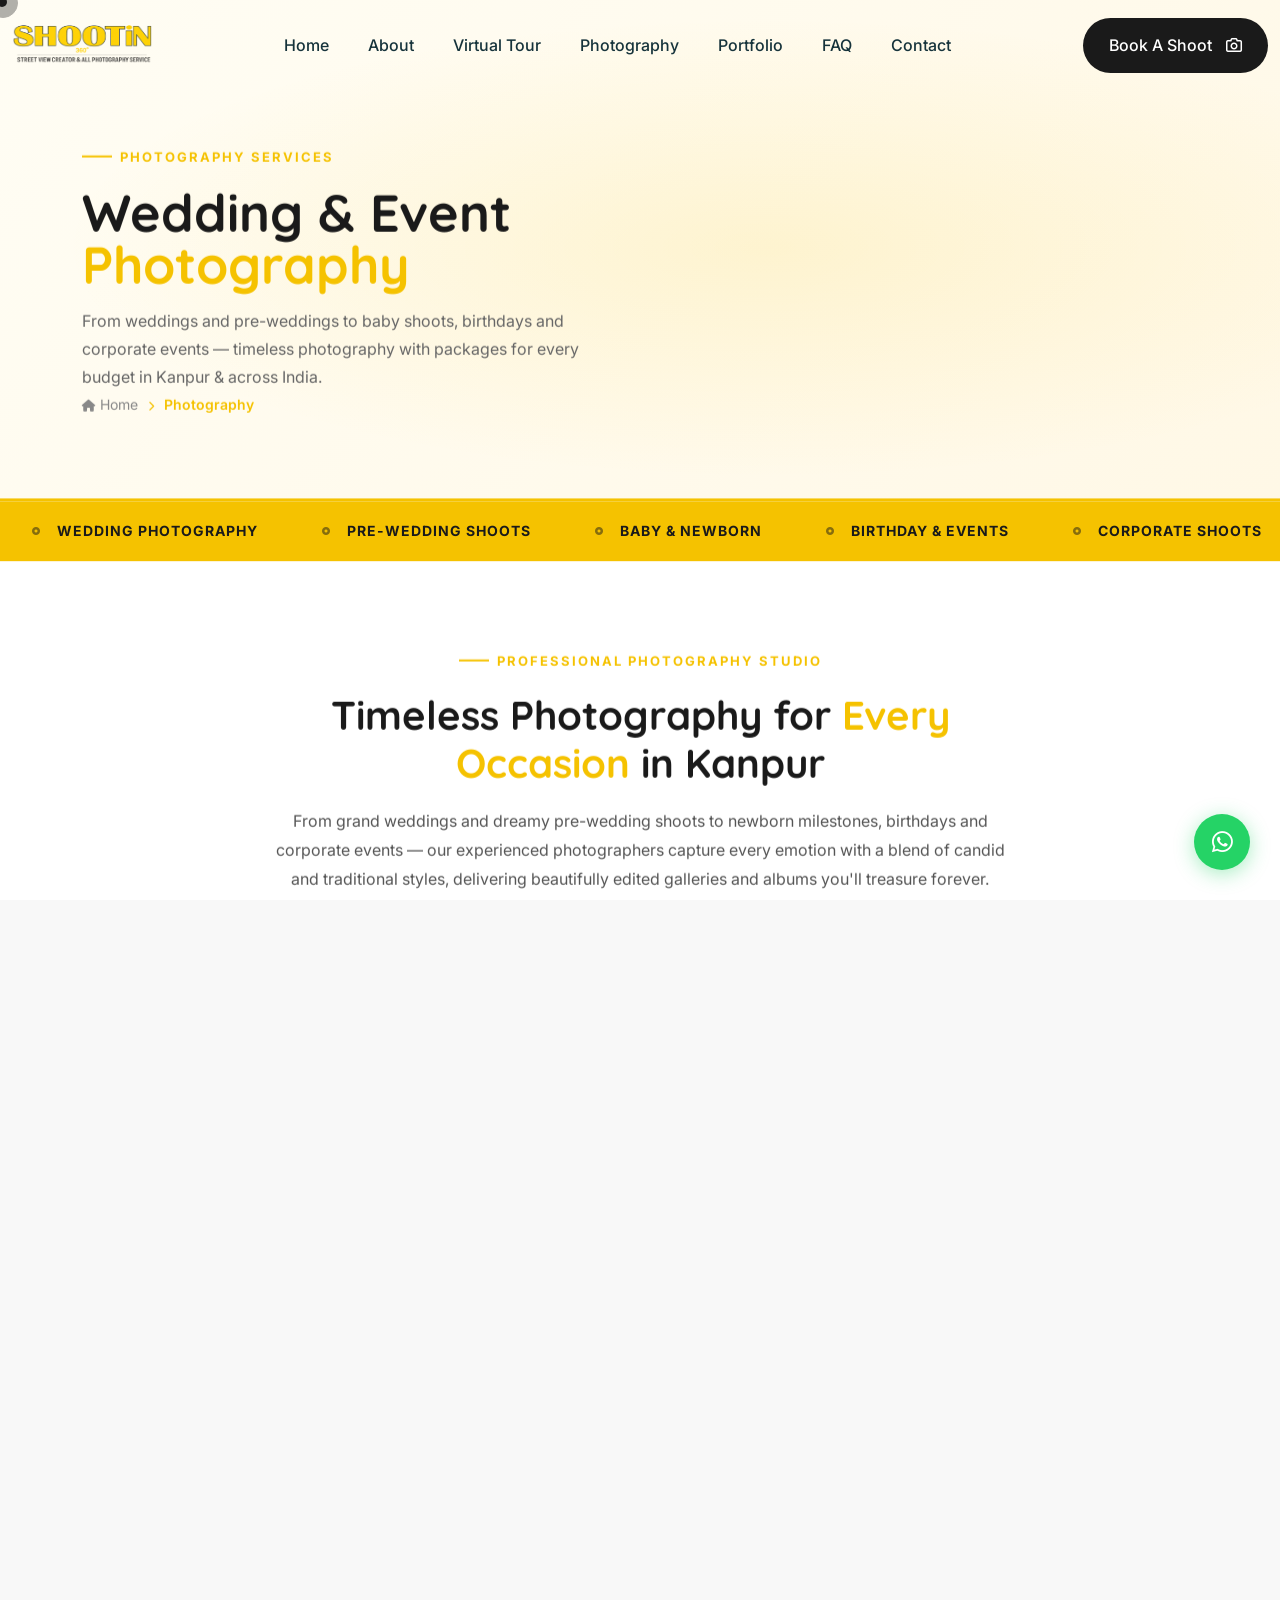
<file: service-photography.html>
<!DOCTYPE html>
<html lang="en">
    <head>
        <meta charset="UTF-8">
        <meta http-equiv="X-UA-Compatible" content="IE=edge">
        <meta name="viewport" content="width=device-width, initial-scale=1">
        <meta name="author" content="Shootin360">
        <meta name="robots" content="index, follow">
        <meta name="description" content="Wedding, pre-wedding, baby, birthday & corporate photography in Kanpur. Packages for every budget — book Shootin 360, a Google Trusted studio.">
        <meta name="keywords" content="wedding photography kanpur, pre-wedding shoot kanpur, baby photography kanpur, newborn photography kanpur, birthday photography kanpur, corporate event photography kanpur, candid wedding photographer kanpur, professional photography studio kanpur">
        <title>Wedding & Event Photography in Kanpur | Shootin 360</title>
        <link rel="canonical" href="https://www.shootin360.com/service-photography.html">
        <meta property="og:type" content="website">
        <meta property="og:url" content="https://www.shootin360.com/service-photography.html">
        <meta property="og:title" content="Wedding & Event Photography in Kanpur | Shootin 360">
        <meta property="og:description" content="Wedding, pre-wedding, baby, birthday & corporate photography in Kanpur. Packages for every budget — book Shootin 360, a Google Trusted studio.">
        <meta property="og:image" content="https://www.shootin360.com/assets/img/og-image.jpg">
        <script type="application/ld+json">
        {"@context":"https://schema.org","@type":"WebPage","name":"Wedding & Event Photography in Kanpur | Shootin 360","description":"Wedding, pre-wedding, baby, birthday & corporate photography in Kanpur. Packages for every budget — book Shootin 360, a Google Trusted studio.","url":"https://www.shootin360.com/service-photography.html","breadcrumb":{"@type":"BreadcrumbList","itemListElement":[{"@type":"ListItem","position":1,"name":"Home","item":"https://www.shootin360.com/"},{"@type":"ListItem","position":2,"name":"Photography","item":"https://www.shootin360.com/service-photography.html"}]}}
        </script>
        <link rel="shortcut icon" href="assets/img/favicon.png">
        <link rel="preconnect" href="https://fonts.googleapis.com">
        <link rel="preconnect" href="https://fonts.gstatic.com" crossorigin>
        <link rel="stylesheet" href="https://fonts.googleapis.com/css2?family=Inter:wght@400;500;700&family=Quicksand:wght@500;700;800&display=swap">
        <link rel="stylesheet" href="assets/css/bootstrap.min.css">
        <link rel="stylesheet" href="assets/css/all.min.css">
        <link rel="stylesheet" href="assets/css/animate.css">
        <link rel="stylesheet" href="assets/css/magnific-popup.css">
        <link rel="stylesheet" href="assets/css/meanmenu.css">
        <link rel="stylesheet" href="assets/css/swiper-bundle.min.css">
        <link rel="stylesheet" href="assets/css/nice-select.css">
        <link rel="stylesheet" href="assets/css/main.css">
        <style>
            /* ===== Shootin360 Custom Overrides ===== */
            :root {
                --theme: #F5C200;
                --bg: #1A1A1A;
                --header: #1A1A1A;
                --text: #555555;
                --body: #F8F8F8;
                --white: #ffffff;
                --border: #e0e0e0;
            }

            /* Logo text */
            .shootin-logo-text {
                font-family: 'Quicksand', sans-serif;
                font-weight: 800;
                font-size: 26px;
                color: var(--theme);
                line-height: 1;
                text-decoration: none;
                letter-spacing: -1px;
            }
            .shootin-logo-text span {
                color: #cccccc;
                font-size: 11px;
                display: block;
                letter-spacing: 2px;
                font-weight: 500;
                margin-top: 2px;
            }

            /* Page Banner */
            .s360-page-banner {
                background: linear-gradient(135deg, #FFFDF4 0%, #FFF8E6 100%);
                border-bottom: 3px solid #F5C200;
                padding: 140px 0 80px;
                position: relative;
                overflow: hidden;
            }
            .s360-page-banner::before {
                content: '';
                position: absolute;
                top: 0; left: 0; right: 0; bottom: 0;
                background: radial-gradient(ellipse at 60% 50%, rgba(245,194,0,0.12) 0%, transparent 65%);
                pointer-events: none;
            }
            .s360-page-banner h1 {
                font-family: 'Quicksand', sans-serif;
                font-size: 52px;
                font-weight: 800;
                color: #1A1A1A;
                margin-bottom: 16px;
                position: relative;
                z-index: 2;
            }
            .s360-page-banner h1 span { color: var(--theme); }
            .s360-breadcrumb {
                display: flex;
                align-items: center;
                gap: 10px;
                position: relative;
                z-index: 2;
            }
            .s360-breadcrumb a {
                color: #888888;
                text-decoration: none;
                font-size: 14px;
                transition: color 0.3s;
            }
            .s360-breadcrumb a:hover { color: var(--theme); }
            .s360-breadcrumb span { color: var(--theme); font-size: 13px; }
            .s360-breadcrumb .current { color: var(--theme); font-size: 14px; font-weight: 600; }

            /* Section Label */
            .s360-section-label {
                display: inline-flex;
                align-items: center;
                gap: 8px;
                color: var(--theme);
                font-size: 13px;
                font-weight: 700;
                text-transform: uppercase;
                letter-spacing: 2px;
                margin-bottom: 16px;
            }
            .s360-section-label::before {
                content: '';
                width: 30px;
                height: 2px;
                background: var(--theme);
                display: inline-block;
            }

            /* Service Section */
            .s360-service-section {
                padding: 90px 0;
            }
            .s360-service-section.alt-bg {
                background: #F8F8F8;
            }
            .s360-service-section.white-bg {
                background: #ffffff;
            }

            /* Service Icon Block */
            .s360-svc-icon {
                width: 80px;
                height: 80px;
                background: rgba(245,194,0,0.12);
                border-radius: 16px;
                display: flex;
                align-items: center;
                justify-content: center;
                font-size: 36px;
                color: var(--theme);
                margin-bottom: 24px;
                border: 2px solid rgba(245,194,0,0.2);
                transition: all 0.3s;
            }
            .s360-svc-icon:hover {
                background: var(--theme);
                color: #1A1A1A;
            }

            /* Service Content */
            .s360-svc-label {
                display: inline-block;
                background: rgba(245,194,0,0.12);
                color: var(--theme);
                font-size: 12px;
                font-weight: 700;
                letter-spacing: 2px;
                text-transform: uppercase;
                padding: 6px 16px;
                border-radius: 50px;
                margin-bottom: 16px;
                border: 1px solid rgba(245,194,0,0.25);
            }
            .s360-svc-title {
                font-family: 'Quicksand', sans-serif;
                font-size: 36px;
                font-weight: 800;
                color: #1A1A1A;
                line-height: 1.2;
                margin-bottom: 18px;
            }
            .s360-svc-title span { color: var(--theme); }
            .s360-svc-desc {
                font-size: 16px;
                color: var(--text);
                line-height: 1.8;
                margin-bottom: 28px;
            }

            /* Benefit list */
            .s360-benefit-list {
                list-style: none;
                padding: 0;
                margin: 0 0 32px;
            }
            .s360-benefit-list li {
                display: flex;
                align-items: flex-start;
                gap: 12px;
                margin-bottom: 14px;
                font-size: 15px;
                color: #333;
                line-height: 1.5;
            }
            .s360-benefit-list li i {
                color: var(--theme);
                font-size: 16px;
                margin-top: 2px;
                flex-shrink: 0;
            }

            /* Book Button */
            .btn-book-360 {
                background: var(--theme);
                color: #1A1A1A;
                font-weight: 700;
                padding: 14px 32px;
                border-radius: 4px;
                text-decoration: none;
                display: inline-flex;
                align-items: center;
                gap: 10px;
                font-size: 15px;
                transition: all 0.3s;
                font-family: 'Quicksand', sans-serif;
            }
            .btn-book-360:hover {
                background: #e0ae00;
                color: #1A1A1A;
                transform: translateY(-2px);
                box-shadow: 0 8px 24px rgba(245,194,0,0.3);
            }
            .btn-whatsapp-360 {
                background: #25D366;
                color: #ffffff;
                font-weight: 700;
                padding: 14px 28px;
                border-radius: 4px;
                text-decoration: none;
                display: inline-flex;
                align-items: center;
                gap: 10px;
                font-size: 15px;
                transition: all 0.3s;
            }
            .btn-whatsapp-360:hover { background: #1db954; color: #fff; transform: translateY(-2px); }
            .btn-outline-360 {
                background: transparent;
                color: #ffffff;
                border: 2px solid rgba(255,255,255,0.3);
                font-weight: 600;
                padding: 14px 32px;
                border-radius: 4px;
                text-decoration: none;
                display: inline-flex;
                align-items: center;
                gap: 10px;
                font-size: 15px;
                transition: all 0.3s;
            }
            .btn-outline-360:hover { border-color: var(--theme); color: var(--theme); }

            /* Service Visual with real images */
            .s360-svc-visual {
                border-radius: 16px;
                overflow: hidden;
                position: relative;
                min-height: 380px;
                background: #1A1A1A;
            }
            .s360-svc-visual img {
                width: 100%;
                height: 100%;
                min-height: 380px;
                object-fit: cover;
                display: block;
                transition: transform 0.6s ease;
            }
            .s360-svc-visual:hover img { transform: scale(1.05); }
            .s360-svc-badge {
                position: absolute;
                top: 20px;
                left: 20px;
                background: var(--theme);
                color: #1A1A1A;
                font-size: 12px;
                font-weight: 700;
                padding: 6px 16px;
                border-radius: 4px;
                text-transform: uppercase;
                letter-spacing: 1px;
                display: flex;
                align-items: center;
                gap: 6px;
            }

            /* Intro Section */
            .s360-services-intro {
                background: #ffffff;
                padding: 80px 0;
                text-align: center;
            }
            .s360-intro-grid {
                display: grid;
                grid-template-columns: repeat(4, 1fr);
                gap: 24px;
                margin-top: 50px;
            }
            .s360-intro-card {
                background: #F8F8F8;
                border-radius: 12px;
                padding: 30px 20px;
                border: 1px solid var(--border);
                transition: all 0.3s;
            }
            .s360-intro-card:hover {
                border-color: var(--theme);
                transform: translateY(-4px);
                box-shadow: 0 12px 30px rgba(245,194,0,0.1);
            }
            .s360-intro-card i {
                font-size: 32px;
                color: var(--theme);
                margin-bottom: 14px;
                display: block;
            }
            .s360-intro-card h5 {
                font-family: 'Quicksand', sans-serif;
                font-size: 15px;
                font-weight: 700;
                color: #1A1A1A;
                margin: 0;
            }
            @media (max-width: 1199px) {
                .s360-page-banner h1 { font-size: 42px; }
                .s360-svc-title { font-size: 30px; }
            }
            @media (max-width: 991px) {
                .section-padding { padding: 72px 0 !important; }
                .s360-page-banner { padding: 120px 0 60px; }
                .s360-page-banner h1 { font-size: 36px; }
                .s360-intro-grid { grid-template-columns: repeat(2, 1fr); }
                .s360-svc-title { font-size: 28px; }
                .s360-svc-visual { min-height: 300px !important; }
                .s360-svc-visual img { min-height: 300px !important; }
                .s360-cta-section h2 { font-size: 36px !important; }
                .s360-cta-section { padding: 72px 0; }
            }
            @media (max-width: 767px) {
                .section-padding { padding: 56px 0 !important; }
                .s360-page-banner { padding: 100px 0 50px; }
                .s360-page-banner h1 { font-size: 30px; }
                .s360-intro-grid { grid-template-columns: repeat(2, 1fr); gap: 12px; }
                .s360-intro-card { padding: 22px 16px; }
                .s360-intro-card i { font-size: 28px; }
                .s360-svc-title { font-size: 24px; }
                .s360-svc-desc { font-size: 15px; }
                .s360-svc-visual { min-height: 260px !important; }
                .s360-svc-visual img { min-height: 260px !important; }
                .s360-svc-icon { width: 64px; height: 64px; font-size: 28px; border-radius: 12px; }
                .s360-benefit-list li { font-size: 14px; gap: 10px; margin-bottom: 12px; }
                .s360-cta-section h2 { font-size: 28px !important; }
                .s360-cta-section { padding: 60px 0; }
                .s360-cta-section .d-flex { flex-direction: column; align-items: center; }
            }
            @media (max-width: 575px) {
                .section-padding { padding: 48px 0 !important; }
                .s360-page-banner { padding: 90px 0 44px; }
                .s360-page-banner h1 { font-size: 24px; }
                .s360-intro-grid { grid-template-columns: repeat(2, 1fr); gap: 10px; }
                .s360-intro-card { padding: 18px 14px; }
                .s360-intro-card h5 { font-size: 13px; }
                .s360-intro-card i { font-size: 24px; margin-bottom: 10px; }
                .s360-svc-title { font-size: 22px; }
                .s360-svc-desc { font-size: 14px; line-height: 1.7; }
                .s360-svc-label { font-size: 11px; padding: 5px 12px; letter-spacing: 1.5px; }
                .s360-svc-visual { min-height: 220px !important; }
                .s360-svc-visual img { min-height: 220px !important; }
                .s360-svc-icon { width: 56px; height: 56px; font-size: 24px; margin-bottom: 18px; }
                .s360-benefit-list li { font-size: 13px; gap: 8px; }
                .s360-service-section { padding: 60px 0; }
                .s360-cta-section h2 { font-size: 22px !important; }
                .s360-cta-section { padding: 56px 0; }
                .s360-footer-bottom .d-flex { flex-direction: column; align-items: center; gap: 10px !important; }
                .s360-wa-float { width: 48px; height: 48px; font-size: 20px; bottom: 20px; right: 20px; }
            }
            @media (max-width: 400px) {
                .s360-page-banner h1 { font-size: 20px; }
                .s360-intro-grid { grid-template-columns: 1fr; gap: 10px; }
                .s360-svc-title { font-size: 20px; }
                .s360-svc-icon { width: 50px; height: 50px; font-size: 22px; }
            }

            /* CTA Section */
            .s360-cta-section {
                background: linear-gradient(135deg, #1A1A1A 0%, #2c2c2c 100%);
                padding: 100px 0;
                position: relative;
                overflow: hidden;
            }
            .s360-cta-section::before {
                content: '';
                position: absolute;
                top: -50%; left: -10%;
                width: 500px; height: 500px;
                background: radial-gradient(circle, rgba(245,194,0,0.15) 0%, transparent 70%);
                pointer-events: none;
            }

            /* Footer */
            .s360-footer { background: #111111; padding: 80px 0 0; }
            .s360-footer-brand p { color: #888; font-size: 14px; line-height: 1.8; margin: 16px 0 24px; }
            .s360-footer h5 { color: #ffffff; font-size: 16px; font-weight: 700; margin-bottom: 24px; }
            .s360-footer-links { list-style: none; padding: 0; margin: 0; }
            .s360-footer-links li { margin-bottom: 12px; }
            .s360-footer-links a { color: #888; text-decoration: none; font-size: 14px; transition: color 0.3s; display: flex; align-items: center; gap: 8px; }
            .s360-footer-links a:hover { color: var(--theme); }
            .s360-footer-links a::before { content: '→'; font-size: 12px; color: var(--theme); }
            .s360-footer-contact li { color: #888; font-size: 14px; margin-bottom: 14px; display: flex; gap: 12px; align-items: flex-start; }
            .s360-footer-contact li i { color: var(--theme); margin-top: 4px; }
            .s360-footer-contact a { color: #888; text-decoration: none; }
            .s360-footer-contact a:hover { color: var(--theme); }
            .s360-social { display: flex; gap: 10px; margin-top: 24px; }
            .s360-social a {
                width: 40px; height: 40px;
                border-radius: 8px;
                background: rgba(255,255,255,0.06);
                display: flex;
                align-items: center;
                justify-content: center;
                color: #888;
                text-decoration: none;
                transition: all 0.3s;
            }
            .s360-social a:hover { background: var(--theme); color: #1A1A1A; }
            .s360-footer-bottom {
                border-top: 1px solid rgba(255,255,255,0.06);
                padding: 24px 0;
                margin-top: 60px;
            }
            .s360-footer-bottom p { color: #666; font-size: 13px; margin: 0; }

            /* WhatsApp Float */
            .s360-wa-float {
                position: fixed;
                bottom: 30px;
                right: 30px;
                width: 56px; height: 56px;
                background: #25D366;
                border-radius: 50%;
                display: flex;
                align-items: center;
                justify-content: center;
                font-size: 24px;
                color: #fff;
                text-decoration: none;
                z-index: 999;
                box-shadow: 0 4px 20px rgba(37,211,102,0.4);
                transition: all 0.3s;
            }
            .s360-wa-float:hover { transform: scale(1.1); color: #fff; }

            /* Marquee */
            .s360-marquee-section {
                background: var(--theme);
                padding: 16px 0;
                overflow: hidden;
            }
            .s360-marquee {
                display: flex;
                animation: s360marquee 20s linear infinite;
                white-space: nowrap;
            }
            .s360-marquee-item {
                display: flex;
                align-items: center;
                gap: 16px;
                padding: 0 32px;
                font-size: 14px;
                font-weight: 700;
                color: #1A1A1A;
                text-transform: uppercase;
                letter-spacing: 1px;
                flex-shrink: 0;
            }
            .s360-marquee-item i { font-size: 8px; opacity: 0.5; }
            @keyframes s360marquee {
                0% { transform: translateX(0); }
                100% { transform: translateX(-50%); }
            }
        </style>
    </head>
    <body>
        <div class="page-wrapper">

            <!-- Preloader -->
            <div class="preloader">
                <div class="s360-preloader">
                    <div class="s360-pre-rings">
                        <svg class="s360-pre-ring-outer" viewBox="0 0 170 170" width="170" height="170">
                            <circle cx="85" cy="85" r="78" fill="none" stroke="rgba(245,194,0,0.08)" stroke-width="1.5"/>
                            <circle cx="85" cy="85" r="78" fill="none" stroke="#F5C200" stroke-width="2.5" stroke-dasharray="100 390" stroke-linecap="round"/>
                            <circle cx="85" cy="85" r="78" fill="none" stroke="rgba(245,194,0,0.3)" stroke-width="1" stroke-dasharray="30 460" stroke-dashoffset="-150" stroke-linecap="round"/>
                        </svg>
                        <svg class="s360-pre-ring-inner" viewBox="0 0 110 110" width="110" height="110">
                            <circle cx="55" cy="55" r="48" fill="none" stroke="rgba(245,194,0,0.07)" stroke-width="1.5"/>
                            <circle cx="55" cy="55" r="48" fill="none" stroke="rgba(245,194,0,0.6)" stroke-width="2" stroke-dasharray="60 242" stroke-linecap="round"/>
                        </svg>
                        <div class="s360-pre-logo-wrap">
                            <img src="assets/img/favicon.png" alt="Shootin360" class="s360-pre-logo">
                        </div>
                    </div>
                    <div class="s360-pre-text">
                        <div class="s360-pre-name">SHOOTIN<span>360°</span></div>
                        <div class="s360-pre-tag">Street View Creator</div>
                        <div class="s360-pre-dots"><span></span><span></span><span></span></div>
                    </div>
                </div>
            </div>

            <!-- Back To Top -->
            <button id="back-top" class="back-to-top"><i class="fa-regular fa-arrow-up"></i></button>

            <!-- Mouse Cursor -->
            <div class="mouseCursor cursor-outer"></div>
            <div class="mouseCursor cursor-inner"></div>

            <!-- WhatsApp Float -->
            <a href="https://wa.me/919415039489?text=Hi%20Shootin360!%20I%20want%20to%20book%20a%20photography%20shoot." class="s360-wa-float" target="_blank" rel="noopener" title="Chat on WhatsApp">
                <i class="fab fa-whatsapp"></i>
            </a>

            <!-- Offcanvas -->
            <div class="fix-area">
                <div class="offcanvas__info">
                    <div class="offcanvas__wrapper">
                        <div class="offcanvas__content">
                            <div class="offcanvas__top d-flex justify-content-between align-items-center">
                                <div class="offcanvas__logo">
                                    <a href="index.html"><img src="assets/img/logo/Logo.png" height="65" alt="Shootin 360 Logo"></a>
                                </div>
                                <div class="offcanvas__close">
                                    <button><i class="fa-thin fa-times"></i></button>
                                </div>
                            </div>
                            <p class="text d-none d-xl-block">
                                Professional wedding, pre-wedding, baby &amp; event photography in Kanpur &amp; across India. Book your shoot with Shootin 360 today!
                            </p>
                            <div class="mobile-menu fix"></div>
                            <div class="off-contact-info">
                                <span class="info-title">Contact Info</span>
                                <div class="contact-details">
                                    <span class="sub-info">Phone</span>
                                    <p><a href="tel:+919415039489">+91 94150 39489</a> / <a href="tel:+919696039489">+91 96960 39489</a></p>
                                </div>
                                <div class="contact-details">
                                    <span class="sub-info">Email</span>
                                    <p><a href="mailto:shootin360.officials@gmail.com">shootin360.officials@gmail.com</a></p>
                                </div>
                                <div class="contact-details">
                                    <span class="sub-info">Location</span>
                                    <p>Shop no A-27 Balaji Apartment near Awas Vikas community centre, Kanpur</p>
                                </div>
                            </div>
                        </div>
                    </div>
                </div>
            </div>
            <div class="offcanvas__overlay"></div>

            <!-- Header -->
            <header id="header-sticky" class="header-1">
                <div class="container">
                    <div class="mega-menu-wrapper">
                        <div class="header-main">
                            <a href="index.html" class="logo"><img src="assets/img/logo/Logo.png" height="70" alt="Shootin 360 Logo"></a>
                            <div class="mean__menu-wrapper">
                                <div class="main-menu">
                                    <nav id="mobile-menu">
                                        <ul>
                                            <li><a href="index.html">Home</a></li>
                                            <li><a href="about.html">About</a></li>
                                            <li><a href="service-virtual-tour.html">Virtual Tour</a></li>
                                            <li class="active"><a href="service-photography.html">Photography</a></li>
                                            <li><a href="portfolio.html">Portfolio</a></li>
                                            <li><a href="faq.html">FAQ</a></li>
                                            <li><a href="contact.html">Contact</a></li>
                                        </ul>
                                    </nav>
                                </div>
                            </div>
                            <div class="header-right d-flex justify-content-end align-items-center">
                                <a href="booking.html#photography" class="theme-btn header-bg">Book a Shoot <i class="fa-regular fa-camera"></i></a>
                                <div class="header__hamburger d-xl-none my-auto">
                                    <div class="sidebar__toggle"><span></span><span></span><span></span></div>
                                </div>
                            </div>
                        </div>
                    </div>
                </div>
            </header>

            <div id="smooth-wrapper">
                <div id="smooth-content">

                    <!-- ===== PAGE BANNER ===== -->
                    <section class="s360-page-banner">
                        <div class="container">
                            <div class="row">
                                <div class="col-lg-8">
                                    <div class="s360-section-label wow fadeInUp" style="color:var(--theme);">Photography Services</div>
                                    <h1 class="wow fadeInUp" data-wow-delay=".2s">Wedding &amp; Event <span>Photography</span></h1>
                                    <p style="color:#666;font-size:16px;margin-top:12px;max-width:500px;" class="wow fadeInUp" data-wow-delay=".3s">From weddings and pre-weddings to baby shoots, birthdays and corporate events — timeless photography with packages for every budget in Kanpur &amp; across India.</p>
                                    <nav class="s360-breadcrumb wow fadeInUp" data-wow-delay=".4s" aria-label="breadcrumb">
                                        <a href="index.html"><i class="fa-solid fa-house" style="font-size:12px;"></i> Home</a>
                                        <span><i class="fa-solid fa-chevron-right" style="font-size:10px;"></i></span>
                                        <span class="current">Photography</span>
                                    </nav>
                                </div>
                            </div>
                        </div>
                    </section>

                    <!-- ===== MARQUEE ===== -->
                    <div class="s360-marquee-section">
                        <div class="s360-marquee">
                            <div class="s360-marquee-item"><i class="fa-solid fa-circle-dot"></i> Wedding Photography</div>
                            <div class="s360-marquee-item"><i class="fa-solid fa-circle-dot"></i> Pre-Wedding Shoots</div>
                            <div class="s360-marquee-item"><i class="fa-solid fa-circle-dot"></i> Baby &amp; Newborn</div>
                            <div class="s360-marquee-item"><i class="fa-solid fa-circle-dot"></i> Birthday &amp; Events</div>
                            <div class="s360-marquee-item"><i class="fa-solid fa-circle-dot"></i> Corporate Shoots</div>
                            <div class="s360-marquee-item"><i class="fa-solid fa-circle-dot"></i> Candid Photography</div>
                            <div class="s360-marquee-item"><i class="fa-solid fa-circle-dot"></i> Album Design</div>
                            <div class="s360-marquee-item"><i class="fa-solid fa-circle-dot"></i> Cinematic Films</div>
                            <div class="s360-marquee-item"><i class="fa-solid fa-circle-dot"></i> Wedding Photography</div>
                            <div class="s360-marquee-item"><i class="fa-solid fa-circle-dot"></i> Pre-Wedding Shoots</div>
                            <div class="s360-marquee-item"><i class="fa-solid fa-circle-dot"></i> Baby &amp; Newborn</div>
                            <div class="s360-marquee-item"><i class="fa-solid fa-circle-dot"></i> Birthday &amp; Events</div>
                            <div class="s360-marquee-item"><i class="fa-solid fa-circle-dot"></i> Corporate Shoots</div>
                            <div class="s360-marquee-item"><i class="fa-solid fa-circle-dot"></i> Candid Photography</div>
                            <div class="s360-marquee-item"><i class="fa-solid fa-circle-dot"></i> Album Design</div>
                            <div class="s360-marquee-item"><i class="fa-solid fa-circle-dot"></i> Cinematic Films</div>
                        </div>
                    </div>

                    <!-- ===== INTRO SECTION ===== -->
                    <section class="s360-services-intro">
                        <div class="container">
                            <div class="row justify-content-center">
                                <div class="col-lg-8">
                                    <div class="s360-section-label wow fadeInUp" style="justify-content:center;">Professional Photography Studio</div>
                                    <h2 class="wow fadeInUp" data-wow-delay=".2s" style="font-family:'Quicksand',sans-serif;font-weight:800;font-size:40px;color:#1A1A1A;line-height:1.2;margin-bottom:20px;">
                                        Timeless Photography for <span style="color:var(--theme);">Every Occasion</span> in Kanpur
                                    </h2>
                                    <p class="wow fadeInUp" data-wow-delay=".3s" style="color:var(--text);font-size:16px;line-height:1.8;margin-bottom:0;">
                                        From grand weddings and dreamy pre-wedding shoots to newborn milestones, birthdays and corporate events — our experienced photographers capture every emotion with a blend of candid and traditional styles, delivering beautifully edited galleries and albums you'll treasure forever.
                                    </p>
                                </div>
                            </div>
                            <div class="s360-intro-grid wow fadeInUp" data-wow-delay=".4s">
                                <div class="s360-intro-card">
                                    <i class="fa-solid fa-ring"></i>
                                    <h5>Wedding</h5>
                                </div>
                                <div class="s360-intro-card">
                                    <i class="fa-solid fa-heart"></i>
                                    <h5>Pre-Wedding</h5>
                                </div>
                                <div class="s360-intro-card">
                                    <i class="fa-solid fa-baby"></i>
                                    <h5>Baby &amp; Newborn</h5>
                                </div>
                                <div class="s360-intro-card">
                                    <i class="fa-solid fa-cake-candles"></i>
                                    <h5>Birthday</h5>
                                </div>
                                <div class="s360-intro-card">
                                    <i class="fa-solid fa-briefcase"></i>
                                    <h5>Corporate</h5>
                                </div>
                                <div class="s360-intro-card">
                                    <i class="fa-solid fa-camera-retro"></i>
                                    <h5>Candid Shoots</h5>
                                </div>
                                <div class="s360-intro-card">
                                    <i class="fa-solid fa-book-open"></i>
                                    <h5>Album Design</h5>
                                </div>
                                <div class="s360-intro-card">
                                    <i class="fa-solid fa-film"></i>
                                    <h5>Cinematic Films</h5>
                                </div>
                            </div>
                        </div>
                    </section>

                    <!-- ===== #wedding — Wedding Photography ===== -->
                    <section id="wedding" class="s360-service-section white-bg">
                        <div class="container">
                            <div class="row g-5 align-items-center">
                                <div class="col-lg-6 wow fadeInLeft" data-wow-delay=".2s">
                                    <span class="s360-svc-label">Service 01</span>
                                    <div class="s360-svc-icon"><i class="fa-solid fa-ring"></i></div>
                                    <h2 class="s360-svc-title">Wedding <span>Photography</span></h2>
                                    <p class="s360-svc-desc">
                                        Your wedding deserves to be remembered exactly as it felt. Our full-day coverage blends journalistic, candid storytelling with timeless artistic photography — capturing every ritual, every tear and every celebration from the ceremony to the reception. You receive a beautifully edited high-resolution gallery and the option of a cinematic highlight film to relive the day forever.
                                    </p>
                                    <ul class="s360-benefit-list">
                                        <li><i class="fa-solid fa-circle-check"></i> <span>Full-day coverage of ceremony, rituals and reception by experienced photographers</span></li>
                                        <li><i class="fa-solid fa-circle-check"></i> <span>Candid + traditional photography styles blended for emotion and elegance</span></li>
                                        <li><i class="fa-solid fa-circle-check"></i> <span>Optional cinematic highlight film to relive your day in motion</span></li>
                                        <li><i class="fa-solid fa-circle-check"></i> <span>High-resolution professionally edited online gallery</span></li>
                                        <li><i class="fa-solid fa-circle-check"></i> <span>Premium printed album design with curated layouts</span></li>
                                        <li><i class="fa-solid fa-circle-check"></i> <span>Quick turnaround so you can share your memories sooner</span></li>
                                    </ul>
                                    <a href="booking.html#photography" class="btn-book-360">
                                        <i class="fa-regular fa-calendar-check"></i> Book This Shoot
                                    </a>
                                </div>
                                <div class="col-lg-6 wow fadeInRight" data-wow-delay=".3s">
                                    <div class="s360-svc-visual">
                                        <div class="s360-svc-badge"><i class="fa-solid fa-ring"></i> Wedding Day</div>
                                        <img src="assets/img/Photgraphy/Wedding Img.webp" alt="Wedding Photography in Kanpur" loading="lazy" decoding="async">
                                    </div>
                                </div>
                            </div>
                        </div>
                    </section>

                    <!-- ===== #pre-wedding — Pre-Wedding Shoots ===== -->
                    <section id="pre-wedding" class="s360-service-section alt-bg">
                        <div class="container">
                            <div class="row g-5 align-items-center">
                                <div class="col-lg-6 order-lg-2 wow fadeInRight" data-wow-delay=".2s">
                                    <span class="s360-svc-label">Service 02</span>
                                    <div class="s360-svc-icon"><i class="fa-solid fa-heart"></i></div>
                                    <h2 class="s360-svc-title">Pre-Wedding <span>Shoots</span></h2>
                                    <p class="s360-svc-desc">
                                        Tell your love story before the big day with a romantic, candid pre-wedding shoot. We plan creative concepts across stunning outdoor locations and styled studio setups, directing natural poses so you both feel relaxed and look effortless. Same-day preview edits mean you can glimpse the magic right after the shoot.
                                    </p>
                                    <ul class="s360-benefit-list">
                                        <li><i class="fa-solid fa-circle-check"></i> <span>Romantic &amp; candid couple photography with natural posing guidance</span></li>
                                        <li><i class="fa-solid fa-circle-check"></i> <span>Outdoor locations and styled studio setups to match your theme</span></li>
                                        <li><i class="fa-solid fa-circle-check"></i> <span>Creative concept planning, wardrobe and prop suggestions</span></li>
                                        <li><i class="fa-solid fa-circle-check"></i> <span>Same-day preview edits of select shots</span></li>
                                        <li><i class="fa-solid fa-circle-check"></i> <span>High-resolution edited gallery ready for save-the-dates</span></li>
                                    </ul>
                                    <a href="booking.html#photography" class="btn-book-360">
                                        <i class="fa-regular fa-calendar-check"></i> Book This Shoot
                                    </a>
                                </div>
                                <div class="col-lg-6 order-lg-1 wow fadeInLeft" data-wow-delay=".3s">
                                    <div class="s360-svc-visual">
                                        <div class="s360-svc-badge"><i class="fa-solid fa-heart"></i> Love Story</div>
                                        <img src="assets/img/Photgraphy/Pre_wedding.webp" alt="Pre-Wedding Shoot in Kanpur" loading="lazy" decoding="async">
                                    </div>
                                </div>
                            </div>
                        </div>
                    </section>

                    <!-- ===== #baby-shoot — Baby & Newborn Photography ===== -->
                    <section id="baby-shoot" class="s360-service-section white-bg">
                        <div class="container">
                            <div class="row g-5 align-items-center">
                                <div class="col-lg-6 wow fadeInLeft" data-wow-delay=".2s">
                                    <span class="s360-svc-label">Service 03</span>
                                    <div class="s360-svc-icon"><i class="fa-solid fa-baby"></i></div>
                                    <h2 class="s360-svc-title">Baby &amp; Newborn <span>Photography</span></h2>
                                    <p class="s360-svc-desc">
                                        The early days pass in a blink — let us preserve them beautifully. Our baby and newborn sessions capture precious milestones with adorable themed studio setups, soft professional lighting and gentle, safe handling by experienced photographers. Comfortable, calm and unhurried, so your little one stays happy throughout.
                                    </p>
                                    <ul class="s360-benefit-list">
                                        <li><i class="fa-solid fa-circle-check"></i> <span>Newborn, baby and milestone (3, 6, 12 month) sessions</span></li>
                                        <li><i class="fa-solid fa-circle-check"></i> <span>Adorable themed studio setups, props and outfits</span></li>
                                        <li><i class="fa-solid fa-circle-check"></i> <span>Soft professional lighting that's gentle on delicate eyes</span></li>
                                        <li><i class="fa-solid fa-circle-check"></i> <span>Safe, patient handling with the baby's comfort first</span></li>
                                        <li><i class="fa-solid fa-circle-check"></i> <span>Beautifully retouched gallery and keepsake prints</span></li>
                                    </ul>
                                    <a href="booking.html#photography" class="btn-book-360">
                                        <i class="fa-regular fa-calendar-check"></i> Book This Shoot
                                    </a>
                                </div>
                                <div class="col-lg-6 wow fadeInRight" data-wow-delay=".3s">
                                    <div class="s360-svc-visual">
                                        <div class="s360-svc-badge"><i class="fa-solid fa-baby"></i> Little Moments</div>
                                        <img src="assets/img/Photgraphy/NewBorn.webp" alt="Baby & Newborn Photography in Kanpur" loading="lazy" decoding="async">
                                    </div>
                                </div>
                            </div>
                        </div>
                    </section>

                    <!-- ===== #birthday — Birthday & Celebrations ===== -->
                    <section id="birthday" class="s360-service-section alt-bg">
                        <div class="container">
                            <div class="row g-5 align-items-center">
                                <div class="col-lg-6 order-lg-2 wow fadeInRight" data-wow-delay=".2s">
                                    <span class="s360-svc-label">Service 04</span>
                                    <div class="s360-svc-icon"><i class="fa-solid fa-cake-candles"></i></div>
                                    <h2 class="s360-svc-title">Birthday &amp; <span>Celebrations</span></h2>
                                    <p class="s360-svc-desc">
                                        From first birthdays to milestone anniversaries, we capture the joy, laughter and candid moments that make your celebration special. Our photographers blend into the event to document genuine emotions — the surprise, the cake-cutting, the hugs — and deliver your edited photos quickly so the memories stay fresh.
                                    </p>
                                    <ul class="s360-benefit-list">
                                        <li><i class="fa-solid fa-circle-check"></i> <span>Birthdays, anniversaries and milestone celebrations covered</span></li>
                                        <li><i class="fa-solid fa-circle-check"></i> <span>Candid coverage of guests, décor, cake-cutting and reactions</span></li>
                                        <li><i class="fa-solid fa-circle-check"></i> <span>Themed kids' parties and grand events both welcome</span></li>
                                        <li><i class="fa-solid fa-circle-check"></i> <span>Quick delivery of your edited high-resolution gallery</span></li>
                                        <li><i class="fa-solid fa-circle-check"></i> <span>Optional prints and album add-ons</span></li>
                                    </ul>
                                    <a href="booking.html#photography" class="btn-book-360">
                                        <i class="fa-regular fa-calendar-check"></i> Book This Shoot
                                    </a>
                                </div>
                                <div class="col-lg-6 order-lg-1 wow fadeInLeft" data-wow-delay=".3s">
                                    <div class="s360-svc-visual">
                                        <div class="s360-svc-badge"><i class="fa-solid fa-cake-candles"></i> Celebrations</div>
                                        <img src="assets/img/Photgraphy/Birthday.webp" alt="Birthday & Celebration Photography in Kanpur" loading="lazy" decoding="async">
                                    </div>
                                </div>
                            </div>
                        </div>
                    </section>

                    <!-- ===== #corporate — Events & Corporate ===== -->
                    <section id="corporate" class="s360-service-section white-bg">
                        <div class="container">
                            <div class="row g-5 align-items-center">
                                <div class="col-lg-6 wow fadeInLeft" data-wow-delay=".2s">
                                    <span class="s360-svc-label">Service 05</span>
                                    <div class="s360-svc-icon"><i class="fa-solid fa-briefcase"></i></div>
                                    <h2 class="s360-svc-title">Events &amp; <span>Corporate</span></h2>
                                    <p class="s360-svc-desc">
                                        Professional photography that strengthens your brand. We cover corporate events, product launches, conferences, seminars and award nights, and deliver polished headshots and team photos for your website and marketing. Discreet, reliable and on-brand — so your business always looks its best.
                                    </p>
                                    <ul class="s360-benefit-list">
                                        <li><i class="fa-solid fa-circle-check"></i> <span>Corporate events, conferences, seminars and award nights</span></li>
                                        <li><i class="fa-solid fa-circle-check"></i> <span>Product launches and on-stage / backstage coverage</span></li>
                                        <li><i class="fa-solid fa-circle-check"></i> <span>Professional headshots and team photos for your brand</span></li>
                                        <li><i class="fa-solid fa-circle-check"></i> <span>Discreet, reliable coverage that respects your agenda</span></li>
                                        <li><i class="fa-solid fa-circle-check"></i> <span>Edited, brand-ready gallery delivered on schedule</span></li>
                                    </ul>
                                    <a href="booking.html#photography" class="btn-book-360">
                                        <i class="fa-regular fa-calendar-check"></i> Book This Shoot
                                    </a>
                                </div>
                                <div class="col-lg-6 wow fadeInRight" data-wow-delay=".3s">
                                    <div class="s360-svc-visual">
                                        <div class="s360-svc-badge"><i class="fa-solid fa-briefcase"></i> Corporate</div>
                                        <img src="assets/img/Photgraphy/Corporate-Event.webp" alt="Events & Corporate Photography in Kanpur" loading="lazy" decoding="async">
                                    </div>
                                </div>
                            </div>
                        </div>
                    </section>

                    <!-- ===== HOW IT WORKS ===== -->
                    <section style="background:#ffffff;padding:90px 0;">
                        <div class="container">
                            <div class="text-center mb-5 wow fadeInUp">
                                <div class="s360-section-label" style="justify-content:center;">How It Works</div>
                                <h2 class="wow fadeInUp" data-wow-delay=".2s" style="font-family:'Quicksand',sans-serif;font-weight:800;font-size:40px;color:#1A1A1A;line-height:1.2;margin-bottom:12px;">
                                    Our Simple 3-Step <br> Photography Process
                                </h2>
                                <div class="wow fadeInUp" data-wow-delay=".3s" style="display:flex;justify-content:center;margin-top:32px;margin-bottom:-20px;">
                                    <svg viewBox="0 0 100 100" width="80" xmlns="http://www.w3.org/2000/svg">
                                        <circle cx="50" cy="50" r="45" fill="none" stroke="rgba(245,194,0,0.15)" stroke-width="1.5"/>
                                        <circle cx="50" cy="50" r="32" fill="none" stroke="rgba(245,194,0,0.2)" stroke-width="1.5"/>
                                        <circle cx="50" cy="50" r="18" fill="none" stroke="rgba(245,194,0,0.3)" stroke-width="1.5"/>
                                        <circle cx="50" cy="50" r="6" fill="#F5C200" opacity="0.8"/>
                                        <line x1="50" y1="5" x2="50" y2="95" stroke="rgba(245,194,0,0.1)" stroke-width="1"/>
                                        <line x1="5" y1="50" x2="95" y2="50" stroke="rgba(245,194,0,0.1)" stroke-width="1"/>
                                        <path d="M50,50 L50,5 A45,45 0 0,1 95,50 Z" fill="rgba(245,194,0,0.12)">
                                            <animateTransform attributeName="transform" type="rotate" from="0 50 50" to="360 50 50" dur="3s" repeatCount="indefinite"/>
                                        </path>
                                        <line x1="50" y1="50" x2="50" y2="5" stroke="#F5C200" stroke-width="2" opacity="0.7">
                                            <animateTransform attributeName="transform" type="rotate" from="0 50 50" to="360 50 50" dur="3s" repeatCount="indefinite"/>
                                        </line>
                                        <circle cx="72" cy="28" r="3" fill="#F5C200">
                                            <animate attributeName="opacity" values="0;1;0" dur="3s" repeatCount="indefinite" begin="1s"/>
                                        </circle>
                                    </svg>
                                </div>
                            </div>
                            <div class="row g-4 mt-5">
                                <div class="col-lg-4 col-md-6 wow fadeInUp" data-wow-delay=".2s">
                                    <div class="s360-process-step">
                                        <div class="s360-step-num">01</div>
                                        <h4>Planning &amp; Shooting</h4>
                                        <p>We discuss your vision, plan locations and timeline, then capture your moments with professional cameras, lighting and an experienced eye.</p>
                                    </div>
                                </div>
                                <div class="col-lg-4 col-md-6 wow fadeInUp" data-wow-delay=".4s">
                                    <div class="s360-process-step">
                                        <div class="s360-step-num">02</div>
                                        <h4>Editing &amp; Retouching</h4>
                                        <p>We hand-pick the best frames, colour-grade and retouch each image to deliver a polished, consistent and timeless gallery.</p>
                                    </div>
                                </div>
                                <div class="col-lg-4 col-md-6 wow fadeInUp" data-wow-delay=".6s">
                                    <div class="s360-process-step">
                                        <div class="s360-step-num">03</div>
                                        <h4>Delivery &amp; Album</h4>
                                        <p>Receive your high-resolution online gallery quickly, with optional premium printed albums and cinematic films to treasure.</p>
                                    </div>
                                </div>
                            </div>
                            <div class="text-center mt-5 wow fadeInUp" data-wow-delay=".5s">
                                <a href="booking.html#photography" class="btn-book-360">
                                    <i class="fa-regular fa-calendar-check"></i> Book Your Shoot Now
                                </a>
                            </div>
                        </div>
                    </section>

                    <!-- ===== PHOTOGRAPHY BOOKING FORM ===== -->
                    <section id="book-photography" style="background:#F8F8F8;padding:90px 0;">
                        <div class="container">
                            <div class="row justify-content-center">
                                <div class="col-lg-9">
                                    <div class="text-center mb-5 wow fadeInUp">
                                        <div class="s360-section-label" style="justify-content:center;">Book Your Shoot</div>
                                        <h2 style="font-family:'Quicksand',sans-serif;font-weight:800;font-size:40px;color:#1A1A1A;line-height:1.2;margin-bottom:16px;">
                                            Request Your <span style="color:var(--theme);">Free Quote</span>
                                        </h2>
                                        <p style="color:#666;font-size:16px;">Fill in the details below and we'll get back to you within 24 hours with a custom photography quote.</p>
                                    </div>
                                    <div style="background:#fff;border-radius:16px;padding:48px;box-shadow:0 10px 40px rgba(0,0,0,0.08);border:1px solid rgba(245,194,0,0.15);" class="wow fadeInUp" data-wow-delay=".2s">
                                        <form action="https://formsubmit.co/shootin360.officials@gmail.com" method="POST">
                                            <input type="hidden" name="_subject" value="Photography Inquiry – Shootin 360">
                                            <input type="hidden" name="_next" value="https://www.shootin360.com/service-photography.html">
                                            <input type="hidden" name="_captcha" value="false">
                                            <input type="hidden" name="form_type" value="photography-inquiry">
                                            <div class="row g-4">
                                                <!-- Row 1 -->
                                                <div class="col-md-6">
                                                    <label style="font-weight:600;color:#1A1A1A;font-size:14px;display:block;margin-bottom:6px;">Full Name *</label>
                                                    <input type="text" name="name" class="form-control" placeholder="Rajesh Mehta" required style="border:1.5px solid #e0e0e0;border-radius:8px;padding:12px 16px;font-size:14px;width:100%;outline:none;transition:border-color 0.3s;" onfocus="this.style.borderColor='#F5C200'" onblur="this.style.borderColor='#e0e0e0'">
                                                </div>
                                                <div class="col-md-6">
                                                    <label style="font-weight:600;color:#1A1A1A;font-size:14px;display:block;margin-bottom:6px;">Event / Occasion *</label>
                                                    <input type="text" name="occasion" class="form-control" placeholder="Wedding / Birthday / Baby Shoot" required style="border:1.5px solid #e0e0e0;border-radius:8px;padding:12px 16px;font-size:14px;width:100%;outline:none;transition:border-color 0.3s;" onfocus="this.style.borderColor='#F5C200'" onblur="this.style.borderColor='#e0e0e0'">
                                                </div>
                                                <!-- Row 2 -->
                                                <div class="col-md-6">
                                                    <label style="font-weight:600;color:#1A1A1A;font-size:14px;display:block;margin-bottom:6px;">Phone Number *</label>
                                                    <input type="tel" name="phone" class="form-control" placeholder="+91 94150 39489" required style="border:1.5px solid #e0e0e0;border-radius:8px;padding:12px 16px;font-size:14px;width:100%;outline:none;transition:border-color 0.3s;" onfocus="this.style.borderColor='#F5C200'" onblur="this.style.borderColor='#e0e0e0'">
                                                </div>
                                                <div class="col-md-6">
                                                    <label style="font-weight:600;color:#1A1A1A;font-size:14px;display:block;margin-bottom:6px;">Email Address</label>
                                                    <input type="email" name="email" class="form-control" placeholder="rajesh@email.com" style="border:1.5px solid #e0e0e0;border-radius:8px;padding:12px 16px;font-size:14px;width:100%;outline:none;transition:border-color 0.3s;" onfocus="this.style.borderColor='#F5C200'" onblur="this.style.borderColor='#e0e0e0'">
                                                </div>
                                                <!-- Row 3 -->
                                                <div class="col-md-6">
                                                    <label style="font-weight:600;color:#1A1A1A;font-size:14px;display:block;margin-bottom:6px;">Shoot Type *</label>
                                                    <select name="shoot_type" required style="border:1.5px solid #e0e0e0;border-radius:8px;padding:12px 16px;font-size:14px;width:100%;background:#fff;outline:none;transition:border-color 0.3s;appearance:none;" onfocus="this.style.borderColor='#F5C200'" onblur="this.style.borderColor='#e0e0e0'">
                                                        <option value="" disabled selected>Select Shoot Type</option>
                                                        <option>Wedding Photography</option>
                                                        <option>Pre-Wedding Shoot</option>
                                                        <option>Baby / Newborn</option>
                                                        <option>Birthday / Celebration</option>
                                                        <option>Anniversary</option>
                                                        <option>Corporate / Event</option>
                                                        <option>Product / Commercial</option>
                                                        <option>Other</option>
                                                    </select>
                                                </div>
                                                <div class="col-md-6">
                                                    <label style="font-weight:600;color:#1A1A1A;font-size:14px;display:block;margin-bottom:6px;">City / Location *</label>
                                                    <input type="text" name="city" class="form-control" placeholder="Kanpur" required style="border:1.5px solid #e0e0e0;border-radius:8px;padding:12px 16px;font-size:14px;width:100%;outline:none;transition:border-color 0.3s;" onfocus="this.style.borderColor='#F5C200'" onblur="this.style.borderColor='#e0e0e0'">
                                                </div>
                                                <!-- Row 4 -->
                                                <div class="col-md-6">
                                                    <label style="font-weight:600;color:#1A1A1A;font-size:14px;display:block;margin-bottom:6px;">Budget Range</label>
                                                    <select name="budget" style="border:1.5px solid #e0e0e0;border-radius:8px;padding:12px 16px;font-size:14px;width:100%;background:#fff;outline:none;transition:border-color 0.3s;appearance:none;" onfocus="this.style.borderColor='#F5C200'" onblur="this.style.borderColor='#e0e0e0'">
                                                        <option value="" disabled selected>Select Budget Range</option>
                                                        <option>Under ₹15,000</option>
                                                        <option>₹15,000 – ₹40,000</option>
                                                        <option>₹40,000 – ₹1,00,000</option>
                                                        <option>₹1,00,000+</option>
                                                    </select>
                                                </div>
                                                <div class="col-md-6">
                                                    <label style="font-weight:600;color:#1A1A1A;font-size:14px;display:block;margin-bottom:6px;">Preferred Shoot Date</label>
                                                    <input type="date" name="shoot_date" style="border:1.5px solid #e0e0e0;border-radius:8px;padding:12px 16px;font-size:14px;width:100%;outline:none;transition:border-color 0.3s;" onfocus="this.style.borderColor='#F5C200'" onblur="this.style.borderColor='#e0e0e0'">
                                                </div>
                                                <!-- Row 5 -->
                                                <div class="col-12">
                                                    <label style="font-weight:600;color:#1A1A1A;font-size:14px;display:block;margin-bottom:6px;">Message / Special Requirements</label>
                                                    <textarea name="message" rows="4" placeholder="Tell us about your event, number of days, locations, any specific moments to cover, or anything else..." style="border:1.5px solid #e0e0e0;border-radius:8px;padding:12px 16px;font-size:14px;width:100%;resize:vertical;outline:none;transition:border-color 0.3s;" onfocus="this.style.borderColor='#F5C200'" onblur="this.style.borderColor='#e0e0e0'"></textarea>
                                                </div>
                                                <!-- Submit -->
                                                <div class="col-12 text-center">
                                                    <button type="submit" style="background:#F5C200;color:#1A1A1A;font-weight:700;padding:16px 48px;border-radius:4px;border:none;font-size:15px;cursor:pointer;display:inline-flex;align-items:center;gap:10px;transition:all 0.3s;font-family:'Quicksand',sans-serif;" onmouseover="this.style.background='#e0ae00';this.style.transform='translateY(-2px)';" onmouseout="this.style.background='#F5C200';this.style.transform='none';">
                                                        <i class="fa-solid fa-paper-plane"></i> Send My Inquiry
                                                    </button>
                                                    <p style="text-align:center;font-size:13px;color:#888;margin-top:12px;"><i class="fa-solid fa-lock" style="color:#F5C200;"></i> Your information is 100% secure. We'll respond within 24 hours.</p>
                                                </div>
                                            </div>
                                        </form>
                                    </div>
                                </div>
                            </div>
                        </div>
                    </section>

                    <!-- ===== WEDDING PACKAGES ===== -->
                    <section id="packages" style="background:#FFFDF4;padding:100px 0 80px;position:relative;overflow:hidden;">
                        <!-- Gold corner accents -->
                        <div style="position:absolute;top:0;left:0;width:220px;height:220px;background:radial-gradient(circle at 0 0,rgba(245,194,0,0.12) 0%,transparent 70%);pointer-events:none;"></div>
                        <div style="position:absolute;bottom:0;right:0;width:220px;height:220px;background:radial-gradient(circle at 100% 100%,rgba(245,194,0,0.10) 0%,transparent 70%);pointer-events:none;"></div>

                        <div class="container">

                            <!-- Hero Banner -->
                            <div class="row align-items-center mb-5 pb-3" style="border-bottom:1px solid rgba(245,194,0,0.15);">
                                <div class="col-lg-8 text-center text-lg-start wow fadeInUp">
                                    <div style="display:inline-flex;align-items:center;gap:8px;background:rgba(245,194,0,0.1);border:1px solid rgba(245,194,0,0.3);border-radius:50px;padding:7px 20px;margin-bottom:24px;">
                                        <i class="fa-solid fa-circle" style="color:#F5C200;font-size:7px;animation:s360blink 1.2s ease-in-out infinite;"></i>
                                        <span style="color:#F5C200;font-size:12px;font-weight:700;letter-spacing:2px;text-transform:uppercase;">Wedding Photography &amp; Cinematography</span>
                                    </div>
                                    <h2 style="font-family:'Quicksand',sans-serif;font-weight:800;font-size:54px;color:#1A1A1A;line-height:1.1;margin-bottom:16px;">
                                        Capturing Emotions<br><span style="color:#F5C200;font-style:italic;">Creating Legacies</span>
                                    </h2>
                                    <p style="color:#666;font-size:17px;line-height:1.8;margin-bottom:28px;max-width:540px;">
                                        We don't just take pictures — <strong style="color:#F5C200;">we tell your story.</strong> Every smile, every tear, every moment preserved in cinematic glory.
                                    </p>
                                    <div style="display:flex;gap:12px;flex-wrap:wrap;">
                                        <a href="booking.html#photography" style="background:#F5C200;color:#1A1A1A;font-weight:700;padding:14px 32px;border-radius:4px;text-decoration:none;font-size:14px;display:inline-flex;align-items:center;gap:8px;"><i class="fa-regular fa-calendar-check"></i> Book Your Wedding</a>
                                        <a href="https://wa.me/919415039489" target="_blank" rel="noopener" style="background:#25D366;color:#fff;font-weight:700;padding:14px 28px;border-radius:4px;text-decoration:none;font-size:14px;display:inline-flex;align-items:center;gap:8px;"><i class="fab fa-whatsapp"></i> WhatsApp Us</a>
                                    </div>
                                </div>
                                <div class="col-lg-4 text-center mt-5 mt-lg-0 wow fadeInUp" data-wow-delay=".2s">
                                    <div style="display:inline-block;background:linear-gradient(135deg,rgba(245,194,0,0.15),rgba(245,194,0,0.05));border:1px solid rgba(245,194,0,0.25);border-radius:50%;width:220px;height:220px;display:flex;align-items:center;justify-content:center;margin:0 auto;">
                                        <div style="text-align:center;">
                                            <i class="fa-solid fa-camera" style="font-size:48px;color:#F5C200;display:block;margin-bottom:12px;"></i>
                                            <div style="color:#1A1A1A;font-family:'Quicksand',sans-serif;font-weight:800;font-size:13px;letter-spacing:2px;text-transform:uppercase;">Google Trusted</div>
                                            <div style="color:#F5C200;font-family:'Quicksand',sans-serif;font-weight:800;font-size:13px;letter-spacing:2px;text-transform:uppercase;">Photographer</div>
                                            <div style="color:#666;font-size:11px;margin-top:6px;letter-spacing:1px;">Kanpur</div>
                                        </div>
                                    </div>
                                </div>
                            </div>

                            <!-- Section Heading -->
                            <div class="text-center mb-5 wow fadeInUp">
                                <div style="display:flex;align-items:center;justify-content:center;gap:16px;margin-bottom:18px;">
                                    <div style="height:1px;width:60px;background:linear-gradient(to right,transparent,#F5C200);"></div>
                                    <span style="color:#F5C200;font-size:12px;font-weight:700;letter-spacing:3px;text-transform:uppercase;">Wedding Packages</span>
                                    <div style="height:1px;width:60px;background:linear-gradient(to left,transparent,#F5C200);"></div>
                                </div>
                                <h3 style="color:#1A1A1A;font-family:'Quicksand',sans-serif;font-weight:800;font-size:38px;margin:0;">Choose Your Perfect Package</h3>
                            </div>

                            <!-- 3 Pricing Cards -->
                            <div class="row g-4 mb-5">

                                <!-- SILVER -->
                                <div class="col-lg-4 col-md-12 wow fadeInUp" data-wow-delay=".1s">
                                    <div style="background:#fff;border:1px solid rgba(245,194,0,0.25);border-radius:16px;padding:40px 32px;height:100%;display:flex;flex-direction:column;box-shadow:0 4px 24px rgba(0,0,0,0.06);transition:all 0.3s;" onmouseover="this.style.boxShadow='0 12px 40px rgba(245,194,0,0.15)'" onmouseout="this.style.boxShadow='0 4px 24px rgba(0,0,0,0.06)'">
                                        <div style="text-align:center;margin-bottom:28px;">
                                            <div style="width:70px;height:70px;border:2px solid rgba(245,194,0,0.3);border-radius:50%;display:flex;align-items:center;justify-content:center;margin:0 auto 20px;background:rgba(245,194,0,0.08);">
                                                <i class="fa-solid fa-camera" style="font-size:28px;color:#F5C200;"></i>
                                            </div>
                                            <div style="color:#888;font-size:11px;font-weight:700;letter-spacing:3px;text-transform:uppercase;margin-bottom:6px;">Capturing Moments</div>
                                            <h4 style="color:#1A1A1A;font-family:'Quicksand',sans-serif;font-weight:800;font-size:28px;margin:0 0 8px;">Silver</h4>
                                            <div style="height:2px;width:40px;background:#F5C200;margin:0 auto 20px;"></div>
                                            <div style="color:#F5C200;font-family:'Quicksand',sans-serif;font-weight:800;font-size:42px;line-height:1;">₹40,000<sup style="font-size:18px;">*</sup></div>
                                            <div style="color:#888;font-size:13px;font-style:italic;margin-top:8px;">Perfect for intimate celebrations</div>
                                        </div>
                                        <ul style="list-style:none;padding:0;margin:0 0 28px;flex:1;">
                                            <li style="color:#555;font-size:14px;padding:8px 0;border-bottom:1px solid rgba(0,0,0,0.07);display:flex;align-items:flex-start;gap:10px;"><i class="fa-solid fa-circle-check" style="color:#F5C200;margin-top:2px;flex-shrink:0;"></i> 1 Photographer</li>
                                            <li style="color:#555;font-size:14px;padding:8px 0;border-bottom:1px solid rgba(0,0,0,0.07);display:flex;align-items:flex-start;gap:10px;"><i class="fa-solid fa-circle-check" style="color:#F5C200;margin-top:2px;flex-shrink:0;"></i> Candid Photography</li>
                                            <li style="color:#555;font-size:14px;padding:8px 0;border-bottom:1px solid rgba(0,0,0,0.07);display:flex;align-items:flex-start;gap:10px;"><i class="fa-solid fa-circle-check" style="color:#F5C200;margin-top:2px;flex-shrink:0;"></i> Unlimited Edited Photos</li>
                                            <li style="color:#555;font-size:14px;padding:8px 0;border-bottom:1px solid rgba(0,0,0,0.07);display:flex;align-items:flex-start;gap:10px;"><i class="fa-solid fa-circle-check" style="color:#F5C200;margin-top:2px;flex-shrink:0;"></i> All Images in High Resolution</li>
                                            <li style="color:#555;font-size:14px;padding:8px 0;border-bottom:1px solid rgba(0,0,0,0.07);display:flex;align-items:flex-start;gap:10px;"><i class="fa-solid fa-circle-check" style="color:#F5C200;margin-top:2px;flex-shrink:0;"></i> Online Gallery</li>
                                            <li style="color:#555;font-size:14px;padding:8px 0;display:flex;align-items:flex-start;gap:10px;"><i class="fa-solid fa-circle-check" style="color:#F5C200;margin-top:2px;flex-shrink:0;"></i> 1 Event Coverage (Up to 6 Hours)</li>
                                        </ul>
                                        <a href="booking.html#photography" style="display:block;text-align:center;border:2px solid #F5C200;color:#F5C200;font-size:12px;font-weight:700;padding:13px;border-radius:6px;text-decoration:none;letter-spacing:1.5px;text-transform:uppercase;transition:all 0.3s;" onmouseover="this.style.background='#F5C200';this.style.color='#1A1A1A';" onmouseout="this.style.background='transparent';this.style.color='#F5C200';">Best for Small Celebrations</a>
                                    </div>
                                </div>

                                <!-- GOLD (featured) -->
                                <div class="col-lg-4 col-md-12 wow fadeInUp" data-wow-delay=".2s">
                                    <div style="background:linear-gradient(160deg,#1A1A1A,#2a2a2a);border:2px solid #F5C200;border-radius:16px;padding:40px 32px;height:100%;display:flex;flex-direction:column;position:relative;box-shadow:0 8px 40px rgba(245,194,0,0.2);">
                                        <div style="position:absolute;top:-14px;left:50%;transform:translateX(-50%);background:#F5C200;color:#1A1A1A;font-size:10px;font-weight:800;padding:5px 20px;border-radius:50px;letter-spacing:2px;text-transform:uppercase;white-space:nowrap;">★ Most Popular ★</div>
                                        <div style="text-align:center;margin-bottom:28px;">
                                            <div style="width:70px;height:70px;border:2px solid #F5C200;border-radius:50%;display:flex;align-items:center;justify-content:center;margin:0 auto 20px;background:rgba(245,194,0,0.12);">
                                                <i class="fa-solid fa-video" style="font-size:28px;color:#F5C200;"></i>
                                            </div>
                                            <div style="color:#F5C200;font-size:11px;font-weight:700;letter-spacing:3px;text-transform:uppercase;margin-bottom:6px;">Preserving Memories</div>
                                            <h4 style="color:#ffffff;font-family:'Quicksand',sans-serif;font-weight:800;font-size:28px;margin:0 0 8px;">Gold</h4>
                                            <div style="height:2px;width:40px;background:#F5C200;margin:0 auto 20px;"></div>
                                            <div style="color:#F5C200;font-family:'Quicksand',sans-serif;font-weight:800;font-size:42px;line-height:1;">₹60,000<sup style="font-size:18px;">*</sup></div>
                                            <div style="color:#aaa;font-size:13px;font-style:italic;margin-top:8px;">Perfect blend of photo &amp; film</div>
                                        </div>
                                        <ul style="list-style:none;padding:0;margin:0 0 28px;flex:1;">
                                            <li style="color:#ddd;font-size:14px;padding:8px 0;border-bottom:1px solid rgba(255,255,255,0.08);display:flex;align-items:flex-start;gap:10px;"><i class="fa-solid fa-circle-check" style="color:#F5C200;margin-top:2px;flex-shrink:0;"></i> 1 Photographer + 1 Cinematographer</li>
                                            <li style="color:#ddd;font-size:14px;padding:8px 0;border-bottom:1px solid rgba(255,255,255,0.08);display:flex;align-items:flex-start;gap:10px;"><i class="fa-solid fa-circle-check" style="color:#F5C200;margin-top:2px;flex-shrink:0;"></i> Candid Photography</li>
                                            <li style="color:#ddd;font-size:14px;padding:8px 0;border-bottom:1px solid rgba(255,255,255,0.08);display:flex;align-items:flex-start;gap:10px;"><i class="fa-solid fa-circle-check" style="color:#F5C200;margin-top:2px;flex-shrink:0;"></i> Cinematic Wedding Film</li>
                                            <li style="color:#ddd;font-size:14px;padding:8px 0;border-bottom:1px solid rgba(255,255,255,0.08);display:flex;align-items:flex-start;gap:10px;"><i class="fa-solid fa-circle-check" style="color:#F5C200;margin-top:2px;flex-shrink:0;"></i> Unlimited Edited Photos</li>
                                            <li style="color:#ddd;font-size:14px;padding:8px 0;border-bottom:1px solid rgba(255,255,255,0.08);display:flex;align-items:flex-start;gap:10px;"><i class="fa-solid fa-circle-check" style="color:#F5C200;margin-top:2px;flex-shrink:0;"></i> All Images &amp; Videos in High Resolution</li>
                                            <li style="color:#ddd;font-size:14px;padding:8px 0;border-bottom:1px solid rgba(255,255,255,0.08);display:flex;align-items:flex-start;gap:10px;"><i class="fa-solid fa-circle-check" style="color:#F5C200;margin-top:2px;flex-shrink:0;"></i> Online Gallery</li>
                                            <li style="color:#ddd;font-size:14px;padding:8px 0;border-bottom:1px solid rgba(255,255,255,0.08);display:flex;align-items:flex-start;gap:10px;"><i class="fa-solid fa-circle-check" style="color:#F5C200;margin-top:2px;flex-shrink:0;"></i> 1 Event Coverage (Up to 8 Hours)</li>
                                            <li style="color:#ddd;font-size:14px;padding:8px 0;border-bottom:1px solid rgba(255,255,255,0.08);display:flex;align-items:flex-start;gap:10px;"><i class="fa-solid fa-circle-check" style="color:#F5C200;margin-top:2px;flex-shrink:0;"></i> Teaser (1–2 Min)</li>
                                            <li style="color:#ddd;font-size:14px;padding:8px 0;display:flex;align-items:flex-start;gap:10px;"><i class="fa-solid fa-circle-check" style="color:#F5C200;margin-top:2px;flex-shrink:0;"></i> Highlight Film (3–5 Min)</li>
                                        </ul>
                                        <a href="booking.html#photography" style="display:block;text-align:center;background:#F5C200;color:#1A1A1A;font-size:12px;font-weight:800;padding:14px;border-radius:6px;text-decoration:none;letter-spacing:1.5px;text-transform:uppercase;transition:all 0.3s;" onmouseover="this.style.background='#e0ae00';" onmouseout="this.style.background='#F5C200';">Most Popular – Book Now</a>
                                    </div>
                                </div>

                                <!-- PLATINUM -->
                                <div class="col-lg-4 col-md-12 wow fadeInUp" data-wow-delay=".3s">
                                    <div style="background:#fff;border:1px solid rgba(245,194,0,0.25);border-radius:16px;padding:40px 32px;height:100%;display:flex;flex-direction:column;box-shadow:0 4px 24px rgba(0,0,0,0.06);transition:all 0.3s;" onmouseover="this.style.boxShadow='0 12px 40px rgba(245,194,0,0.15)'" onmouseout="this.style.boxShadow='0 4px 24px rgba(0,0,0,0.06)'">
                                        <div style="text-align:center;margin-bottom:28px;">
                                            <div style="width:70px;height:70px;border:2px solid rgba(245,194,0,0.3);border-radius:50%;display:flex;align-items:center;justify-content:center;margin:0 auto 20px;background:rgba(245,194,0,0.08);">
                                                <span style="color:#F5C200;font-size:22px;font-weight:800;">✦</span>
                                            </div>
                                            <div style="color:#888;font-size:11px;font-weight:700;letter-spacing:3px;text-transform:uppercase;margin-bottom:6px;">Crafting Legacies</div>
                                            <h4 style="color:#1A1A1A;font-family:'Quicksand',sans-serif;font-weight:800;font-size:28px;margin:0 0 8px;">Platinum</h4>
                                            <div style="height:2px;width:40px;background:#F5C200;margin:0 auto 20px;"></div>
                                            <div style="color:#F5C200;font-family:'Quicksand',sans-serif;font-weight:800;font-size:42px;line-height:1;">₹90,000<sup style="font-size:18px;">*</sup></div>
                                            <div style="color:#888;font-size:13px;font-style:italic;margin-top:8px;">The complete premium experience</div>
                                        </div>
                                        <ul style="list-style:none;padding:0;margin:0 0 28px;flex:1;">
                                            <li style="color:#555;font-size:14px;padding:8px 0;border-bottom:1px solid rgba(0,0,0,0.07);display:flex;align-items:flex-start;gap:10px;"><i class="fa-solid fa-circle-check" style="color:#F5C200;margin-top:2px;flex-shrink:0;"></i> 1 Photographer + 2 Cinematographers</li>
                                            <li style="color:#555;font-size:14px;padding:8px 0;border-bottom:1px solid rgba(0,0,0,0.07);display:flex;align-items:flex-start;gap:10px;"><i class="fa-solid fa-circle-check" style="color:#F5C200;margin-top:2px;flex-shrink:0;"></i> Candid Photography</li>
                                            <li style="color:#555;font-size:14px;padding:8px 0;border-bottom:1px solid rgba(0,0,0,0.07);display:flex;align-items:flex-start;gap:10px;"><i class="fa-solid fa-circle-check" style="color:#F5C200;margin-top:2px;flex-shrink:0;"></i> Cinematic Wedding Film</li>
                                            <li style="color:#555;font-size:14px;padding:8px 0;border-bottom:1px solid rgba(0,0,0,0.07);display:flex;align-items:flex-start;gap:10px;"><i class="fa-solid fa-circle-check" style="color:#F5C200;margin-top:2px;flex-shrink:0;"></i> Pre-Wedding Film</li>
                                            <li style="color:#555;font-size:14px;padding:8px 0;border-bottom:1px solid rgba(0,0,0,0.07);display:flex;align-items:flex-start;gap:10px;"><i class="fa-solid fa-circle-check" style="color:#F5C200;margin-top:2px;flex-shrink:0;"></i> Teaser (1–2 Min)</li>
                                            <li style="color:#555;font-size:14px;padding:8px 0;border-bottom:1px solid rgba(0,0,0,0.07);display:flex;align-items:flex-start;gap:10px;"><i class="fa-solid fa-circle-check" style="color:#F5C200;margin-top:2px;flex-shrink:0;"></i> Highlight Film (5–7 Min)</li>
                                            <li style="color:#555;font-size:14px;padding:8px 0;border-bottom:1px solid rgba(0,0,0,0.07);display:flex;align-items:flex-start;gap:10px;"><i class="fa-solid fa-circle-check" style="color:#F5C200;margin-top:2px;flex-shrink:0;"></i> Full Length Film</li>
                                            <li style="color:#555;font-size:14px;padding:8px 0;border-bottom:1px solid rgba(0,0,0,0.07);display:flex;align-items:flex-start;gap:10px;"><i class="fa-solid fa-circle-check" style="color:#F5C200;margin-top:2px;flex-shrink:0;"></i> Unlimited Edited Photos</li>
                                            <li style="color:#555;font-size:14px;padding:8px 0;border-bottom:1px solid rgba(0,0,0,0.07);display:flex;align-items:flex-start;gap:10px;"><i class="fa-solid fa-circle-check" style="color:#F5C200;margin-top:2px;flex-shrink:0;"></i> All Images &amp; Videos in High Resolution</li>
                                            <li style="color:#555;font-size:14px;padding:8px 0;border-bottom:1px solid rgba(0,0,0,0.07);display:flex;align-items:flex-start;gap:10px;"><i class="fa-solid fa-circle-check" style="color:#F5C200;margin-top:2px;flex-shrink:0;"></i> Online Gallery</li>
                                            <li style="color:#555;font-size:14px;padding:8px 0;border-bottom:1px solid rgba(0,0,0,0.07);display:flex;align-items:flex-start;gap:10px;"><i class="fa-solid fa-circle-check" style="color:#F5C200;margin-top:2px;flex-shrink:0;"></i> 1 Album (12×36 Premium)</li>
                                            <li style="color:#555;font-size:14px;padding:8px 0;border-bottom:1px solid rgba(0,0,0,0.07);display:flex;align-items:flex-start;gap:10px;"><i class="fa-solid fa-circle-check" style="color:#F5C200;margin-top:2px;flex-shrink:0;"></i> 2 Event Coverage (Up to 12 Hours/Day)</li>
                                            <li style="color:#555;font-size:14px;padding:8px 0;display:flex;align-items:flex-start;gap:10px;"><i class="fa-solid fa-circle-check" style="color:#F5C200;margin-top:2px;flex-shrink:0;"></i> Drone Coverage</li>
                                        </ul>
                                        <a href="booking.html#photography" style="display:block;text-align:center;border:2px solid #F5C200;color:#F5C200;font-size:12px;font-weight:700;padding:13px;border-radius:6px;text-decoration:none;letter-spacing:1.5px;text-transform:uppercase;transition:all 0.3s;" onmouseover="this.style.background='#F5C200';this.style.color='#1A1A1A';" onmouseout="this.style.background='transparent';this.style.color='#F5C200';">Complete &amp; Unforgettable</a>
                                    </div>
                                </div>

                            </div>

                            <!-- Features Bar -->
                            <div style="background:#fff;border:1px solid rgba(245,194,0,0.2);border-radius:12px;padding:28px 32px;margin-bottom:60px;box-shadow:0 4px 20px rgba(0,0,0,0.05);" class="wow fadeInUp">
                                <div class="row g-3 text-center">
                                    <div class="col-6 col-md-4 col-lg">
                                        <div style="display:flex;flex-direction:column;align-items:center;gap:8px;">
                                            <i class="fa-solid fa-drone" style="color:#F5C200;font-size:24px;"></i>
                                            <span style="color:#555;font-size:12px;font-weight:600;letter-spacing:1px;text-transform:uppercase;">Drone Coverage</span>
                                        </div>
                                    </div>
                                    <div class="col-6 col-md-4 col-lg">
                                        <div style="display:flex;flex-direction:column;align-items:center;gap:8px;">
                                            <i class="fa-solid fa-bolt" style="color:#F5C200;font-size:24px;"></i>
                                            <span style="color:#555;font-size:12px;font-weight:600;letter-spacing:1px;text-transform:uppercase;">Fast Delivery</span>
                                        </div>
                                    </div>
                                    <div class="col-6 col-md-4 col-lg">
                                        <div style="display:flex;flex-direction:column;align-items:center;gap:8px;">
                                            <i class="fa-solid fa-cloud-arrow-up" style="color:#F5C200;font-size:24px;"></i>
                                            <span style="color:#555;font-size:12px;font-weight:600;letter-spacing:1px;text-transform:uppercase;">Secure Cloud Backup</span>
                                        </div>
                                    </div>
                                    <div class="col-6 col-md-4 col-lg">
                                        <div style="display:flex;flex-direction:column;align-items:center;gap:8px;">
                                            <i class="fa-solid fa-book-open" style="color:#F5C200;font-size:24px;"></i>
                                            <span style="color:#555;font-size:12px;font-weight:600;letter-spacing:1px;text-transform:uppercase;">Premium Albums</span>
                                        </div>
                                    </div>
                                    <div class="col-6 col-md-4 col-lg">
                                        <div style="display:flex;flex-direction:column;align-items:center;gap:8px;">
                                            <i class="fa-solid fa-user-tie" style="color:#F5C200;font-size:24px;"></i>
                                            <span style="color:#555;font-size:12px;font-weight:600;letter-spacing:1px;text-transform:uppercase;">Expert Team</span>
                                        </div>
                                    </div>
                                </div>
                            </div>

                            <!-- Bottom CTA Banner -->
                            <div style="background:linear-gradient(135deg,#FFF8E6,#FFFDF4);border:1px solid rgba(245,194,0,0.3);border-radius:16px;padding:48px 40px;" class="wow fadeInUp">
                                <div class="row align-items-center g-4">
                                    <div class="col-lg-6">
                                        <div style="color:#F5C200;font-size:12px;font-weight:700;letter-spacing:3px;text-transform:uppercase;margin-bottom:12px;">Every Moment · Every Emotion</div>
                                        <h3 style="color:#1A1A1A;font-family:'Quicksand',sans-serif;font-weight:800;font-size:36px;line-height:1.2;margin-bottom:8px;">Let's Create <span style="color:#F5C200;font-style:italic;">Magic Together</span></h3>
                                        <p style="color:#666;font-size:15px;margin-bottom:0;">Beautifully yours — forever.</p>
                                    </div>
                                    <div class="col-lg-6">
                                        <div style="display:flex;flex-direction:column;gap:14px;">
                                            <a href="tel:+919415039489" style="display:flex;align-items:center;gap:12px;color:#1A1A1A;text-decoration:none;">
                                                <div style="width:42px;height:42px;background:rgba(245,194,0,0.15);border:1px solid rgba(245,194,0,0.4);border-radius:50%;display:flex;align-items:center;justify-content:center;flex-shrink:0;"><i class="fa-solid fa-phone" style="color:#F5C200;font-size:14px;"></i></div>
                                                <span style="font-size:22px;font-family:'Quicksand',sans-serif;font-weight:800;color:#F5C200;">+91 94150 39489</span>
                                            </a>
                                            <div style="display:flex;align-items:center;gap:12px;">
                                                <div style="width:42px;height:42px;background:rgba(245,194,0,0.15);border:1px solid rgba(245,194,0,0.4);border-radius:50%;display:flex;align-items:center;justify-content:center;flex-shrink:0;"><i class="fa-solid fa-globe" style="color:#F5C200;font-size:14px;"></i></div>
                                                <span style="color:#666;font-size:15px;">www.shootin360.com</span>
                                            </div>
                                        </div>
                                    </div>
                                </div>
                            </div>

                            <!-- Terms & Conditions -->
                            <div style="margin-top:40px;padding-top:32px;border-top:1px solid rgba(245,194,0,0.1);" class="wow fadeInUp">
                                <div style="text-align:center;margin-bottom:20px;">
                                    <div style="display:flex;align-items:center;justify-content:center;gap:16px;">
                                        <div style="height:1px;width:40px;background:linear-gradient(to right,transparent,rgba(245,194,0,0.4));"></div>
                                        <span style="color:#F5C200;font-size:11px;font-weight:700;letter-spacing:3px;text-transform:uppercase;">Terms &amp; Conditions</span>
                                        <div style="height:1px;width:40px;background:linear-gradient(to left,transparent,rgba(245,194,0,0.4));"></div>
                                    </div>
                                </div>
                                <div class="row g-3">
                                    <div class="col-md-4">
                                        <ul style="list-style:none;padding:0;margin:0;">
                                            <li style="color:#666;font-size:12px;padding:4px 0;display:flex;gap:8px;align-items:flex-start;"><span style="color:#F5C200;flex-shrink:0;">•</span> All prices are inclusive of applicable taxes.</li>
                                            <li style="color:#666;font-size:12px;padding:4px 0;display:flex;gap:8px;align-items:flex-start;"><span style="color:#F5C200;flex-shrink:0;">•</span> Advance of 30% is required to confirm the booking.</li>
                                            <li style="color:#666;font-size:12px;padding:4px 0;display:flex;gap:8px;align-items:flex-start;"><span style="color:#F5C200;flex-shrink:0;">•</span> Balance payment to be made before the event.</li>
                                        </ul>
                                    </div>
                                    <div class="col-md-4">
                                        <ul style="list-style:none;padding:0;margin:0;">
                                            <li style="color:#666;font-size:12px;padding:4px 0;display:flex;gap:8px;align-items:flex-start;"><span style="color:#F5C200;flex-shrink:0;">•</span> Extra hours will be chargeable.</li>
                                            <li style="color:#666;font-size:12px;padding:4px 0;display:flex;gap:8px;align-items:flex-start;"><span style="color:#F5C200;flex-shrink:0;">•</span> Raw images/videos will not be provided.</li>
                                            <li style="color:#666;font-size:12px;padding:4px 0;display:flex;gap:8px;align-items:flex-start;"><span style="color:#F5C200;flex-shrink:0;">•</span> Travel &amp; stay outside Kanpur will be extra.</li>
                                        </ul>
                                    </div>
                                    <div class="col-md-4">
                                        <ul style="list-style:none;padding:0;margin:0;">
                                            <li style="color:#666;font-size:12px;padding:4px 0;display:flex;gap:8px;align-items:flex-start;"><span style="color:#F5C200;flex-shrink:0;">•</span> Delivery time: Photos within 30–45 days, Videos within 45–60 days.</li>
                                            <li style="color:#666;font-size:12px;padding:4px 0;display:flex;gap:8px;align-items:flex-start;"><span style="color:#F5C200;flex-shrink:0;">•</span> The company reserves the right to use photographs and videos for promotional purposes.</li>
                                        </ul>
                                    </div>
                                </div>
                            </div>

                        </div>
                    </section>

                    <!-- ===== OUR PROCESS ===== -->
                    <section style="background:#F8F8F8;padding:90px 0 70px;position:relative;overflow:hidden;">
                        <div style="position:absolute;top:50%;right:0;transform:translateY(-50%);width:300px;height:300px;background:radial-gradient(circle at 100% 50%,rgba(245,194,0,0.09) 0%,transparent 70%);pointer-events:none;"></div>
                        <div class="container">
                            <div class="text-center mb-5 wow fadeInUp">
                                <div style="display:flex;align-items:center;gap:12px;justify-content:center;margin-bottom:16px;">
                                    <div style="width:36px;height:2px;background:#F5C200;"></div>
                                    <span style="color:#F5C200;font-size:12px;font-weight:700;letter-spacing:3px;text-transform:uppercase;">How We Work</span>
                                    <div style="width:36px;height:2px;background:#F5C200;"></div>
                                </div>
                                <h2 style="font-family:'Quicksand',sans-serif;font-size:40px;font-weight:800;color:#1A1A1A;line-height:1.25;margin-bottom:12px;">
                                    Our <span style="color:#F5C200;">Process</span>
                                </h2>
                                <p style="color:#777;font-size:16px;max-width:560px;margin:0 auto;">Every moment, perfectly planned. Beautifully captured.</p>
                            </div>
                            <div class="row g-4 justify-content-center">
                                <div class="col-lg col-md-4 col-6 wow fadeInUp" data-wow-delay=".1s">
                                    <div style="text-align:center;position:relative;">
                                        <div style="width:80px;height:80px;background:#fff;border:2px solid rgba(245,194,0,0.3);border-radius:50%;display:flex;align-items:center;justify-content:center;margin:0 auto 20px;box-shadow:0 6px 24px rgba(0,0,0,0.07);position:relative;z-index:1;">
                                            <i class="fa-solid fa-comments" style="color:#F5C200;font-size:26px;"></i>
                                        </div>
                                        <div style="font-family:'Quicksand',sans-serif;font-size:13px;font-weight:700;color:#F5C200;letter-spacing:2px;margin-bottom:8px;">01</div>
                                        <h5 style="font-family:'Quicksand',sans-serif;font-weight:700;color:#1A1A1A;font-size:17px;margin-bottom:10px;">Consultation</h5>
                                        <p style="color:#777;font-size:13px;line-height:1.6;margin:0;">We begin with a detailed consultation to understand your vision, preferences, and expectations.</p>
                                    </div>
                                </div>
                                <div class="col-lg col-md-4 col-6 wow fadeInUp" data-wow-delay=".2s">
                                    <div style="text-align:center;position:relative;">
                                        <div style="width:80px;height:80px;background:#fff;border:2px solid rgba(245,194,0,0.3);border-radius:50%;display:flex;align-items:center;justify-content:center;margin:0 auto 20px;box-shadow:0 6px 24px rgba(0,0,0,0.07);position:relative;z-index:1;">
                                            <i class="fa-solid fa-map" style="color:#F5C200;font-size:26px;"></i>
                                        </div>
                                        <div style="font-family:'Quicksand',sans-serif;font-size:13px;font-weight:700;color:#F5C200;letter-spacing:2px;margin-bottom:8px;">02</div>
                                        <h5 style="font-family:'Quicksand',sans-serif;font-weight:700;color:#1A1A1A;font-size:17px;margin-bottom:10px;">Planning</h5>
                                        <p style="color:#777;font-size:13px;line-height:1.6;margin:0;">We plan every shot, location, and timeline carefully to ensure nothing is missed on your big day.</p>
                                    </div>
                                </div>
                                <div class="col-lg col-md-4 col-6 wow fadeInUp" data-wow-delay=".3s">
                                    <div style="text-align:center;position:relative;">
                                        <div style="width:80px;height:80px;background:#fff;border:2px solid rgba(245,194,0,0.3);border-radius:50%;display:flex;align-items:center;justify-content:center;margin:0 auto 20px;box-shadow:0 6px 24px rgba(0,0,0,0.07);position:relative;z-index:1;">
                                            <i class="fa-solid fa-camera" style="color:#F5C200;font-size:26px;"></i>
                                        </div>
                                        <div style="font-family:'Quicksand',sans-serif;font-size:13px;font-weight:700;color:#F5C200;letter-spacing:2px;margin-bottom:8px;">03</div>
                                        <h5 style="font-family:'Quicksand',sans-serif;font-weight:700;color:#1A1A1A;font-size:17px;margin-bottom:10px;">Capturing</h5>
                                        <p style="color:#777;font-size:13px;line-height:1.6;margin:0;">Our expert team captures every precious moment with the highest level of artistry and professionalism.</p>
                                    </div>
                                </div>
                                <div class="col-lg col-md-4 col-6 wow fadeInUp" data-wow-delay=".4s">
                                    <div style="text-align:center;position:relative;">
                                        <div style="width:80px;height:80px;background:#fff;border:2px solid rgba(245,194,0,0.3);border-radius:50%;display:flex;align-items:center;justify-content:center;margin:0 auto 20px;box-shadow:0 6px 24px rgba(0,0,0,0.07);position:relative;z-index:1;">
                                            <i class="fa-solid fa-wand-magic-sparkles" style="color:#F5C200;font-size:26px;"></i>
                                        </div>
                                        <div style="font-family:'Quicksand',sans-serif;font-size:13px;font-weight:700;color:#F5C200;letter-spacing:2px;margin-bottom:8px;">04</div>
                                        <h5 style="font-family:'Quicksand',sans-serif;font-weight:700;color:#1A1A1A;font-size:17px;margin-bottom:10px;">Editing</h5>
                                        <p style="color:#777;font-size:13px;line-height:1.6;margin:0;">Expert post-production editing to enhance colours, tones, and cinematic quality of every image and video.</p>
                                    </div>
                                </div>
                                <div class="col-lg col-md-4 col-6 wow fadeInUp" data-wow-delay=".5s">
                                    <div style="text-align:center;">
                                        <div style="width:80px;height:80px;background:#F5C200;border-radius:50%;display:flex;align-items:center;justify-content:center;margin:0 auto 20px;box-shadow:0 6px 24px rgba(245,194,0,0.3);">
                                            <i class="fa-solid fa-box-open" style="color:#1A1A1A;font-size:26px;"></i>
                                        </div>
                                        <div style="font-family:'Quicksand',sans-serif;font-size:13px;font-weight:700;color:#F5C200;letter-spacing:2px;margin-bottom:8px;">05</div>
                                        <h5 style="font-family:'Quicksand',sans-serif;font-weight:700;color:#1A1A1A;font-size:17px;margin-bottom:10px;">Delivery</h5>
                                        <p style="color:#777;font-size:13px;line-height:1.6;margin:0;">Your memories delivered beautifully — via cloud link, premium album, or both. Cherish forever.</p>
                                    </div>
                                </div>
                            </div>
                        </div>
                    </section>

                    <!-- ===== ADD-ONS & EXTRAS ===== -->
                    <section style="background:#FFF8E6;padding:90px 0 70px;position:relative;overflow:hidden;">
                        <div style="position:absolute;top:0;left:0;width:260px;height:260px;background:radial-gradient(circle at 0 0,rgba(245,194,0,0.12) 0%,transparent 70%);pointer-events:none;"></div>
                        <div class="container">
                            <div class="text-center mb-5 wow fadeInUp">
                                <div style="display:flex;align-items:center;gap:12px;justify-content:center;margin-bottom:16px;">
                                    <div style="width:36px;height:2px;background:#F5C200;"></div>
                                    <span style="color:#F5C200;font-size:12px;font-weight:700;letter-spacing:3px;text-transform:uppercase;">Customize Your Package</span>
                                    <div style="width:36px;height:2px;background:#F5C200;"></div>
                                </div>
                                <h2 style="font-family:'Quicksand',sans-serif;font-size:40px;font-weight:800;color:#1A1A1A;line-height:1.25;margin-bottom:12px;">
                                    Add-Ons &amp; <span style="color:#F5C200;">Extras</span>
                                </h2>
                                <p style="color:#777;font-size:16px;max-width:540px;margin:0 auto;">Enhance your package with these premium add-ons — mix and match to create your perfect wedding experience.</p>
                            </div>
                            <div class="row g-3">
                                <!-- Add-on 1 -->
                                <div class="col-lg-3 col-md-4 col-sm-6 wow fadeInUp" data-wow-delay=".1s">
                                    <div style="background:#fff;border-radius:16px;padding:24px 20px;border:1px solid rgba(245,194,0,0.2);box-shadow:0 4px 20px rgba(0,0,0,0.05);height:100%;text-align:center;transition:transform 0.3s,box-shadow 0.3s;" onmouseover="this.style.transform='translateY(-4px)';this.style.boxShadow='0 12px 36px rgba(245,194,0,0.18)'" onmouseout="this.style.transform='';this.style.boxShadow=''">
                                        <div style="width:52px;height:52px;background:rgba(245,194,0,0.1);border-radius:12px;display:flex;align-items:center;justify-content:center;margin:0 auto 16px;">
                                            <i class="fa-solid fa-heart" style="color:#F5C200;font-size:20px;"></i>
                                        </div>
                                        <h6 style="font-family:'Quicksand',sans-serif;font-weight:700;color:#1A1A1A;font-size:15px;margin-bottom:8px;">Pre-Wedding Shoot</h6>
                                        <div style="font-family:'Quicksand',sans-serif;font-size:22px;font-weight:800;color:#F5C200;">₹15,000<sup style="font-size:13px;">*</sup></div>
                                    </div>
                                </div>
                                <!-- Add-on 2 -->
                                <div class="col-lg-3 col-md-4 col-sm-6 wow fadeInUp" data-wow-delay=".15s">
                                    <div style="background:#fff;border-radius:16px;padding:24px 20px;border:1px solid rgba(245,194,0,0.2);box-shadow:0 4px 20px rgba(0,0,0,0.05);height:100%;text-align:center;transition:transform 0.3s,box-shadow 0.3s;" onmouseover="this.style.transform='translateY(-4px)';this.style.boxShadow='0 12px 36px rgba(245,194,0,0.18)'" onmouseout="this.style.transform='';this.style.boxShadow=''">
                                        <div style="width:52px;height:52px;background:rgba(245,194,0,0.1);border-radius:12px;display:flex;align-items:center;justify-content:center;margin:0 auto 16px;">
                                            <i class="fa-solid fa-user-plus" style="color:#F5C200;font-size:20px;"></i>
                                        </div>
                                        <h6 style="font-family:'Quicksand',sans-serif;font-weight:700;color:#1A1A1A;font-size:15px;margin-bottom:8px;">Additional Photographer</h6>
                                        <div style="font-family:'Quicksand',sans-serif;font-size:22px;font-weight:800;color:#F5C200;">₹10,000<sup style="font-size:13px;">*</sup></div>
                                    </div>
                                </div>
                                <!-- Add-on 3 -->
                                <div class="col-lg-3 col-md-4 col-sm-6 wow fadeInUp" data-wow-delay=".2s">
                                    <div style="background:#fff;border-radius:16px;padding:24px 20px;border:1px solid rgba(245,194,0,0.2);box-shadow:0 4px 20px rgba(0,0,0,0.05);height:100%;text-align:center;transition:transform 0.3s,box-shadow 0.3s;" onmouseover="this.style.transform='translateY(-4px)';this.style.boxShadow='0 12px 36px rgba(245,194,0,0.18)'" onmouseout="this.style.transform='';this.style.boxShadow=''">
                                        <div style="width:52px;height:52px;background:rgba(245,194,0,0.1);border-radius:12px;display:flex;align-items:center;justify-content:center;margin:0 auto 16px;">
                                            <i class="fa-solid fa-film" style="color:#F5C200;font-size:20px;"></i>
                                        </div>
                                        <h6 style="font-family:'Quicksand',sans-serif;font-weight:700;color:#1A1A1A;font-size:15px;margin-bottom:8px;">Additional Cinematographer</h6>
                                        <div style="font-family:'Quicksand',sans-serif;font-size:22px;font-weight:800;color:#F5C200;">₹15,000<sup style="font-size:13px;">*</sup></div>
                                    </div>
                                </div>
                                <!-- Add-on 4 -->
                                <div class="col-lg-3 col-md-4 col-sm-6 wow fadeInUp" data-wow-delay=".25s">
                                    <div style="background:#fff;border-radius:16px;padding:24px 20px;border:1px solid rgba(245,194,0,0.2);box-shadow:0 4px 20px rgba(0,0,0,0.05);height:100%;text-align:center;transition:transform 0.3s,box-shadow 0.3s;" onmouseover="this.style.transform='translateY(-4px)';this.style.boxShadow='0 12px 36px rgba(245,194,0,0.18)'" onmouseout="this.style.transform='';this.style.boxShadow=''">
                                        <div style="width:52px;height:52px;background:rgba(245,194,0,0.1);border-radius:12px;display:flex;align-items:center;justify-content:center;margin:0 auto 16px;">
                                            <i class="fa-solid fa-helicopter" style="color:#F5C200;font-size:20px;"></i>
                                        </div>
                                        <h6 style="font-family:'Quicksand',sans-serif;font-weight:700;color:#1A1A1A;font-size:15px;margin-bottom:8px;">Drone Coverage</h6>
                                        <div style="font-family:'Quicksand',sans-serif;font-size:22px;font-weight:800;color:#F5C200;">₹10,000<sup style="font-size:13px;">*</sup></div>
                                    </div>
                                </div>
                                <!-- Add-on 5 -->
                                <div class="col-lg-3 col-md-4 col-sm-6 wow fadeInUp" data-wow-delay=".3s">
                                    <div style="background:#fff;border-radius:16px;padding:24px 20px;border:1px solid rgba(245,194,0,0.2);box-shadow:0 4px 20px rgba(0,0,0,0.05);height:100%;text-align:center;transition:transform 0.3s,box-shadow 0.3s;" onmouseover="this.style.transform='translateY(-4px)';this.style.boxShadow='0 12px 36px rgba(245,194,0,0.18)'" onmouseout="this.style.transform='';this.style.boxShadow=''">
                                        <div style="width:52px;height:52px;background:rgba(245,194,0,0.1);border-radius:12px;display:flex;align-items:center;justify-content:center;margin:0 auto 16px;">
                                            <i class="fa-solid fa-clock" style="color:#F5C200;font-size:20px;"></i>
                                        </div>
                                        <h6 style="font-family:'Quicksand',sans-serif;font-weight:700;color:#1A1A1A;font-size:15px;margin-bottom:8px;">Extended Hours</h6>
                                        <div style="font-family:'Quicksand',sans-serif;font-size:22px;font-weight:800;color:#F5C200;">₹2,500<span style="font-size:13px;color:#888;font-weight:500;">/hr</span><sup style="font-size:13px;">*</sup></div>
                                    </div>
                                </div>
                                <!-- Add-on 6 -->
                                <div class="col-lg-3 col-md-4 col-sm-6 wow fadeInUp" data-wow-delay=".35s">
                                    <div style="background:#fff;border-radius:16px;padding:24px 20px;border:1px solid rgba(245,194,0,0.2);box-shadow:0 4px 20px rgba(0,0,0,0.05);height:100%;text-align:center;transition:transform 0.3s,box-shadow 0.3s;" onmouseover="this.style.transform='translateY(-4px)';this.style.boxShadow='0 12px 36px rgba(245,194,0,0.18)'" onmouseout="this.style.transform='';this.style.boxShadow=''">
                                        <div style="width:52px;height:52px;background:rgba(245,194,0,0.1);border-radius:12px;display:flex;align-items:center;justify-content:center;margin:0 auto 16px;">
                                            <i class="fa-solid fa-book-open" style="color:#F5C200;font-size:20px;"></i>
                                        </div>
                                        <h6 style="font-family:'Quicksand',sans-serif;font-weight:700;color:#1A1A1A;font-size:15px;margin-bottom:8px;">Premium Album Upgrade</h6>
                                        <div style="font-family:'Quicksand',sans-serif;font-size:22px;font-weight:800;color:#F5C200;">₹8,000<sup style="font-size:13px;">*</sup></div>
                                    </div>
                                </div>
                                <!-- Add-on 7 -->
                                <div class="col-lg-3 col-md-4 col-sm-6 wow fadeInUp" data-wow-delay=".4s">
                                    <div style="background:#fff;border-radius:16px;padding:24px 20px;border:1px solid rgba(245,194,0,0.2);box-shadow:0 4px 20px rgba(0,0,0,0.05);height:100%;text-align:center;transition:transform 0.3s,box-shadow 0.3s;" onmouseover="this.style.transform='translateY(-4px)';this.style.boxShadow='0 12px 36px rgba(245,194,0,0.18)'" onmouseout="this.style.transform='';this.style.boxShadow=''">
                                        <div style="width:52px;height:52px;background:rgba(245,194,0,0.1);border-radius:12px;display:flex;align-items:center;justify-content:center;margin:0 auto 16px;">
                                            <i class="fa-solid fa-book" style="color:#F5C200;font-size:20px;"></i>
                                        </div>
                                        <h6 style="font-family:'Quicksand',sans-serif;font-weight:700;color:#1A1A1A;font-size:15px;margin-bottom:8px;">Parent Album</h6>
                                        <div style="font-family:'Quicksand',sans-serif;font-size:22px;font-weight:800;color:#F5C200;">₹6,000<sup style="font-size:13px;">*</sup></div>
                                    </div>
                                </div>
                                <!-- Add-on 8 -->
                                <div class="col-lg-3 col-md-4 col-sm-6 wow fadeInUp" data-wow-delay=".45s">
                                    <div style="background:#fff;border-radius:16px;padding:24px 20px;border:1px solid rgba(245,194,0,0.2);box-shadow:0 4px 20px rgba(0,0,0,0.05);height:100%;text-align:center;transition:transform 0.3s,box-shadow 0.3s;" onmouseover="this.style.transform='translateY(-4px)';this.style.boxShadow='0 12px 36px rgba(245,194,0,0.18)'" onmouseout="this.style.transform='';this.style.boxShadow=''">
                                        <div style="width:52px;height:52px;background:rgba(245,194,0,0.1);border-radius:12px;display:flex;align-items:center;justify-content:center;margin:0 auto 16px;">
                                            <i class="fa-solid fa-clapperboard" style="color:#F5C200;font-size:20px;"></i>
                                        </div>
                                        <h6 style="font-family:'Quicksand',sans-serif;font-weight:700;color:#1A1A1A;font-size:15px;margin-bottom:8px;">Reels / Shorts</h6>
                                        <div style="font-family:'Quicksand',sans-serif;font-size:22px;font-weight:800;color:#F5C200;">₹5,000<sup style="font-size:13px;">*</sup></div>
                                    </div>
                                </div>
                            </div>
                            <div class="text-center mt-5 wow fadeInUp">
                                <p style="color:#888;font-size:14px;margin:0;">* Add-on prices are in addition to the selected package price. All prices inclusive of taxes.</p>
                            </div>
                        </div>
                    </section>

                    <!-- ===== TERMS & CONDITIONS + CONTACT PANEL ===== -->
                    <section style="background:#FFFDF4;padding:80px 0 70px;position:relative;overflow:hidden;">
                        <div style="position:absolute;bottom:0;right:0;width:260px;height:260px;background:radial-gradient(circle at 100% 100%,rgba(245,194,0,0.09) 0%,transparent 70%);pointer-events:none;"></div>
                        <div class="container">
                            <!-- Terms & Conditions -->
                            <div class="row justify-content-center mb-5 wow fadeInUp">
                                <div class="col-lg-10">
                                    <div style="background:#fff;border-radius:18px;padding:40px 36px;border:1px solid rgba(245,194,0,0.2);box-shadow:0 4px 24px rgba(0,0,0,0.05);">
                                        <div style="display:flex;align-items:center;gap:14px;margin-bottom:24px;">
                                            <div style="width:44px;height:44px;background:rgba(245,194,0,0.1);border-radius:10px;display:flex;align-items:center;justify-content:center;flex-shrink:0;">
                                                <i class="fa-solid fa-file-lines" style="color:#F5C200;font-size:18px;"></i>
                                            </div>
                                            <h3 style="font-family:'Quicksand',sans-serif;font-size:24px;font-weight:800;color:#1A1A1A;margin:0;">Terms &amp; Conditions</h3>
                                        </div>
                                        <div class="row g-3">
                                            <div class="col-md-6">
                                                <ul style="list-style:none;padding:0;margin:0;">
                                                    <li style="color:#555;font-size:13px;padding:7px 0;border-bottom:1px solid #f0f0f0;display:flex;gap:10px;align-items:flex-start;"><span style="color:#F5C200;flex-shrink:0;margin-top:2px;"><i class="fa-solid fa-circle-check"></i></span> All prices are inclusive of applicable taxes.</li>
                                                    <li style="color:#555;font-size:13px;padding:7px 0;border-bottom:1px solid #f0f0f0;display:flex;gap:10px;align-items:flex-start;"><span style="color:#F5C200;flex-shrink:0;margin-top:2px;"><i class="fa-solid fa-circle-check"></i></span> 30% advance required to confirm the booking.</li>
                                                    <li style="color:#555;font-size:13px;padding:7px 0;border-bottom:1px solid #f0f0f0;display:flex;gap:10px;align-items:flex-start;"><span style="color:#F5C200;flex-shrink:0;margin-top:2px;"><i class="fa-solid fa-circle-check"></i></span> Balance payment to be made before the event.</li>
                                                    <li style="color:#555;font-size:13px;padding:7px 0;border-bottom:1px solid #f0f0f0;display:flex;gap:10px;align-items:flex-start;"><span style="color:#F5C200;flex-shrink:0;margin-top:2px;"><i class="fa-solid fa-circle-check"></i></span> Extra hours charged at ₹2,500 per hour per team.</li>
                                                    <li style="color:#555;font-size:13px;padding:7px 0;display:flex;gap:10px;align-items:flex-start;"><span style="color:#F5C200;flex-shrink:0;margin-top:2px;"><i class="fa-solid fa-circle-check"></i></span> Raw/unedited images and videos will not be provided.</li>
                                                </ul>
                                            </div>
                                            <div class="col-md-6">
                                                <ul style="list-style:none;padding:0;margin:0;">
                                                    <li style="color:#555;font-size:13px;padding:7px 0;border-bottom:1px solid #f0f0f0;display:flex;gap:10px;align-items:flex-start;"><span style="color:#F5C200;flex-shrink:0;margin-top:2px;"><i class="fa-solid fa-circle-check"></i></span> Travel &amp; accommodation outside Kanpur charged separately.</li>
                                                    <li style="color:#555;font-size:13px;padding:7px 0;border-bottom:1px solid #f0f0f0;display:flex;gap:10px;align-items:flex-start;"><span style="color:#F5C200;flex-shrink:0;margin-top:2px;"><i class="fa-solid fa-circle-check"></i></span> Photos delivered within 30–45 days after the event.</li>
                                                    <li style="color:#555;font-size:13px;padding:7px 0;border-bottom:1px solid #f0f0f0;display:flex;gap:10px;align-items:flex-start;"><span style="color:#F5C200;flex-shrink:0;margin-top:2px;"><i class="fa-solid fa-circle-check"></i></span> Videos delivered within 45–60 days after the event.</li>
                                                    <li style="color:#555;font-size:13px;padding:7px 0;border-bottom:1px solid #f0f0f0;display:flex;gap:10px;align-items:flex-start;"><span style="color:#F5C200;flex-shrink:0;margin-top:2px;"><i class="fa-solid fa-circle-check"></i></span> Cancellations made 7+ days before event: 50% advance refunded.</li>
                                                    <li style="color:#555;font-size:13px;padding:7px 0;display:flex;gap:10px;align-items:flex-start;"><span style="color:#F5C200;flex-shrink:0;margin-top:2px;"><i class="fa-solid fa-circle-check"></i></span> Shootin 360 reserves the right to use work for promotional purposes.</li>
                                                </ul>
                                            </div>
                                        </div>
                                    </div>
                                </div>
                            </div>

                        </div>
                    </section>

                    <!-- ===== FINAL CTA ===== -->
                    <section class="s360-cta-section">
                        <div class="container text-center position-relative" style="z-index:2;">
                            <div class="s360-section-label wow fadeInUp" style="justify-content:center;color:var(--theme);">Ready to Capture It?</div>
                            <h2 class="text-white wow fadeInUp" data-wow-delay=".2s" style="font-family:'Quicksand',sans-serif;font-size:46px;font-weight:800;line-height:1.2;margin-bottom:20px;">
                                Book Your Photography <br> <span style="color:var(--theme);">Shoot in Kanpur Today</span>
                            </h2>
                            <p class="wow fadeInUp" data-wow-delay=".3s" style="color:#aaa;font-size:17px;margin-bottom:40px;max-width:580px;margin-left:auto;margin-right:auto;">
                                Weddings, pre-weddings, baby shoots, birthdays &amp; corporate events — packages for every budget, captured by experienced photographers.
                            </p>
                            <div class="d-flex justify-content-center gap-3 flex-wrap wow fadeInUp" data-wow-delay=".4s">
                                <a href="booking.html#photography" class="btn-book-360"><i class="fa-regular fa-calendar-check"></i> Book a Shoot Now</a>
                                <a href="https://wa.me/919415039489?text=Hi%20Shootin360!%20I%20want%20to%20book%20a%20photography%20shoot." class="btn-whatsapp-360" target="_blank" rel="noopener"><i class="fab fa-whatsapp"></i> WhatsApp Us</a>
                                <a href="tel:+919415039489" class="btn-outline-360"><i class="fa-solid fa-phone"></i> Call Now</a>
                            </div>
                        </div>
                    </section>

                    <!-- ===== FOOTER ===== -->
                    <footer class="s360-footer">
                        <div class="container">
                            <div class="row g-5">
                                <div class="col-lg-4 col-md-6 wow fadeInUp" data-wow-delay=".2s">
                                    <div class="s360-footer-brand">
                                        <a href="index.html" style="text-decoration:none;">
                                            <img src="assets/img/logo/Logo.png" height="80" alt="Shootin 360 Logo">
                                        </a>
                                        <p>Professional 360° virtual tour services in Kanpur &amp; across India. We put your business on Google Street View &amp; Google Maps.</p>
                                    </div>
                                </div>
                                <div class="col-lg-2 col-md-6 wow fadeInUp" data-wow-delay=".3s">
                                    <h5>Services</h5>
                                    <ul class="s360-footer-links">
                                        <li><a href="service-virtual-tour.html#virtual-tours">360° Virtual Tours</a></li>
                                        <li><a href="service-virtual-tour.html#streetview">Google Street View</a></li>
                                        <li><a href="service-photography.html#wedding">Wedding Photography</a></li>
                                        <li><a href="service-photography.html#pre-wedding">Pre-Wedding Shoots</a></li>
                                        <li><a href="service-photography.html#baby-shoot">Baby Photography</a></li>
                                        <li><a href="service-virtual-tour.html#drone">Aerial &amp; Drone</a></li>
                                    </ul>
                                </div>
                                <div class="col-lg-2 col-md-6 wow fadeInUp" data-wow-delay=".4s">
                                    <h5>Quick Links</h5>
                                    <ul class="s360-footer-links">
                                        <li><a href="index.html">Home</a></li>
                                        <li><a href="about.html">About Us</a></li>
                                        <li><a href="portfolio.html">Portfolio</a></li>
                                        <li><a href="faq.html">FAQ</a></li>
                                        <li><a href="booking.html#photography">Book a Shoot</a></li>
                                    </ul>
                                </div>
                                <div class="col-lg-4 col-md-6 wow fadeInUp" data-wow-delay=".5s">
                                    <h5>Contact Us</h5>
                                    <ul class="s360-footer-contact list-unstyled">
                                        <li>
                                            <i class="fa-solid fa-location-dot"></i>
                                            <span><a href="https://maps.app.goo.gl/gBnhtyVtVWjib6Tn7" target="_blank" rel="noopener" title="View on Google Maps" class="s360-addr-link">Shop no A-27 Balaji Apartment near Awas Vikas community centre, Kanpur</a></span>
                                        </li>
                                        <li>
                                            <i class="fa-solid fa-phone"></i>
                                            <a href="tel:+919415039489">+91 94150 39489</a> / <a href="tel:+919696039489">+91 96960 39489</a>
                                        </li>
                                        <li>
                                            <i class="fa-solid fa-envelope"></i>
                                            <a href="mailto:shootin360.officials@gmail.com">shootin360.officials@gmail.com</a>
                                        </li>
                                        <li>
                                            <i class="fab fa-whatsapp"></i>
                                            <a href="https://wa.me/919415039489" target="_blank" rel="noopener">WhatsApp Us</a>
                                        </li>
                                        <li>
                                            <i class="fa-solid fa-clock"></i>
                                            <span>Mon – Sat: 11:00 AM – 9:00 PM</span>
                                        </li>
                                    </ul>
                                </div>
                            </div>
                        </div>
                        <div class="s360-footer-bottom">
                            <div class="container">
                                <div class="d-flex flex-wrap justify-content-between align-items-center gap-3">
                                    <p>© 2026 <strong style="color:var(--theme);">Shootin 360</strong>. All Rights Reserved.</p>
                                    <div style="display:flex;gap:20px;">
                                        <a href="contact.html" style="color:#666;text-decoration:none;font-size:13px;">Privacy Policy</a>
                                        <a href="contact.html" style="color:#666;text-decoration:none;font-size:13px;">Terms &amp; Conditions</a>
                                    </div>
                                </div>
                            </div>
                        </div>
                    </footer>

                </div>
            </div>
        </div>

        <!-- JS -->
        <script src="assets/js/jquery-3.7.1.min.js"></script>
        <script src="assets/js/viewport.jquery.js"></script>
        <script src="assets/js/bootstrap.bundle.min.js"></script>
        <script src="assets/js/gsap.min.js"></script>
        <script src="assets/js/ScrollTrigger.min.js"></script>
        <script src="assets/js/ScrollSmoother.min.js"></script>
        <script src="assets/js/ScrollToPlugin.min.js"></script>
        <script src="assets/js/SplitText.min.js"></script>
        <script src="assets/js/jquery.nice-select.min.js"></script>
        <script src="assets/js/jquery.waypoints.js"></script>
        <script src="assets/js/jquery.counterup.min.js"></script>
        <script src="assets/js/jquery.meanmenu.min.js"></script>
        <script src="assets/js/swiper-bundle.min.js"></script>
        <script src="assets/js/jquery.magnific-popup.min.js"></script>
        <script src="assets/js/wow.min.js"></script>
        <script src="assets/js/main.js"></script>
    </body>
</html>
</file>
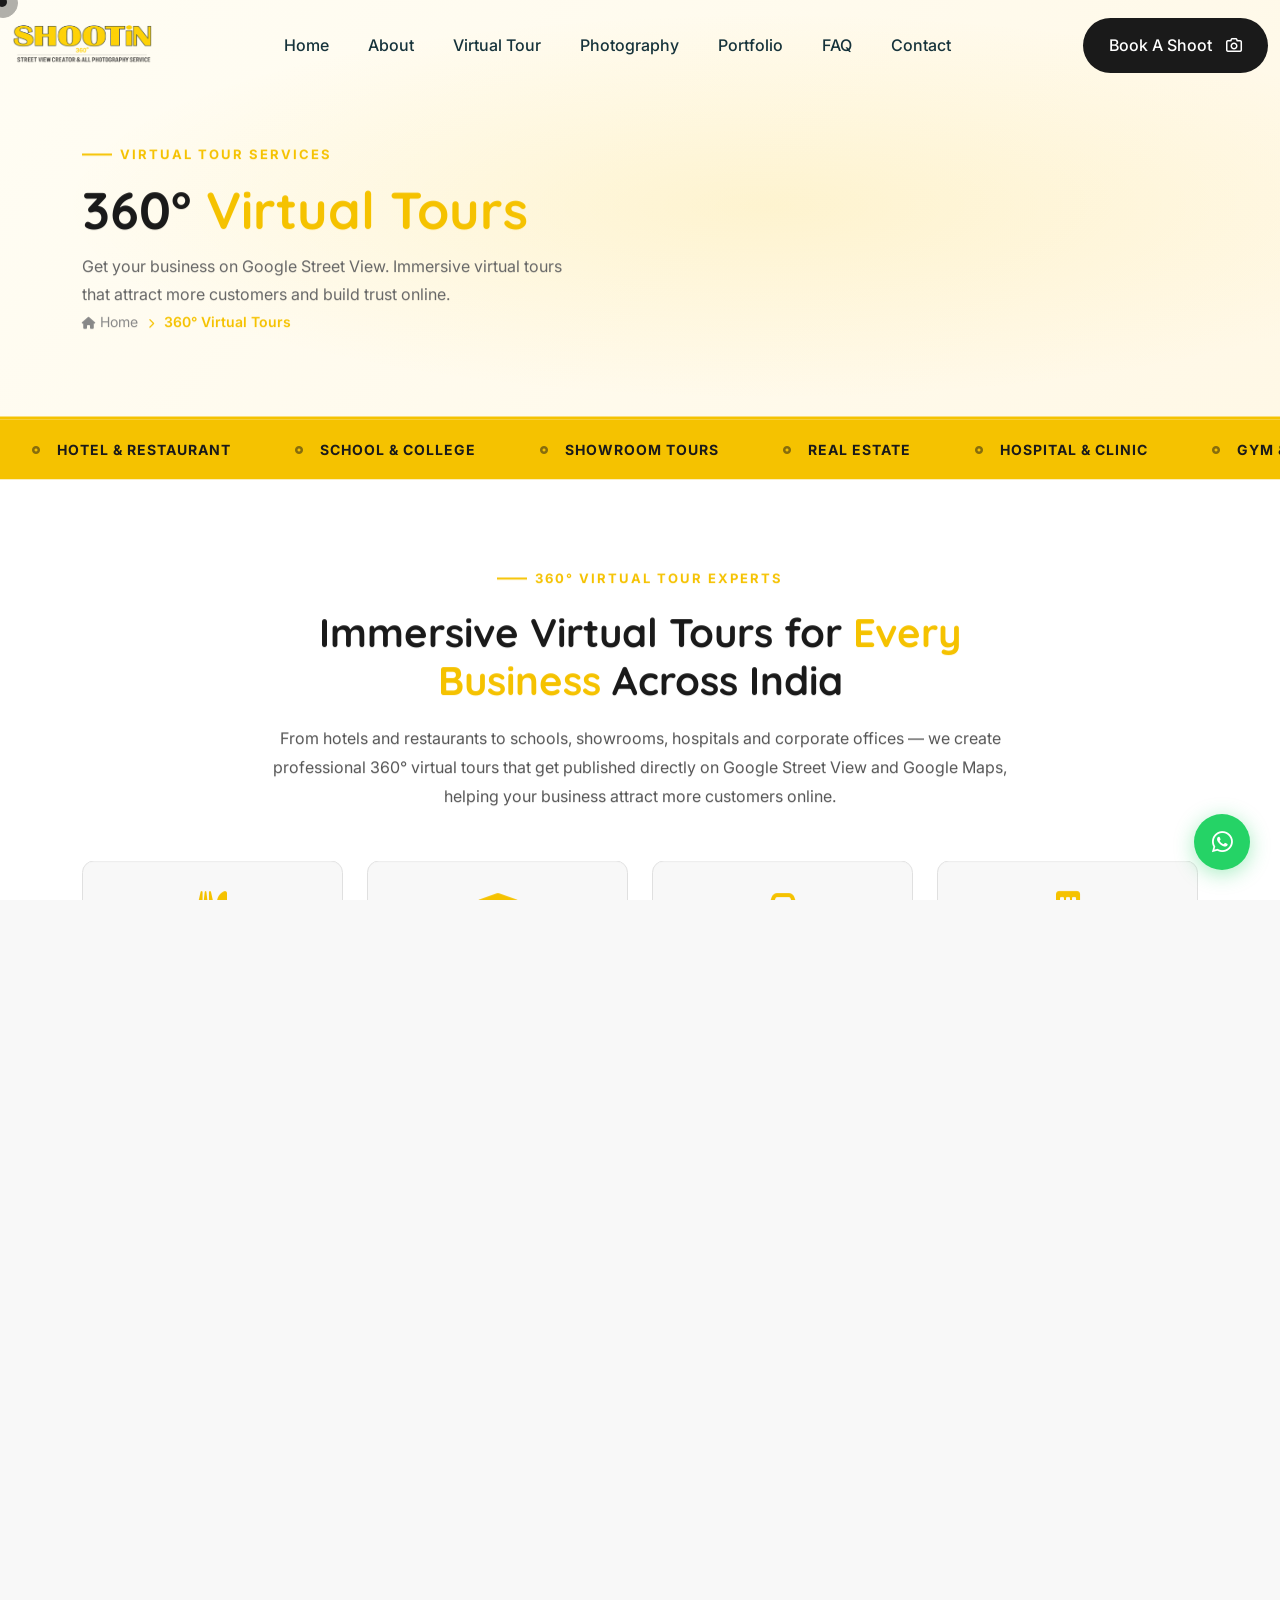
<file: service-virtual-tour.html>
<!DOCTYPE html>
<html lang="en">
    <head>
        <meta charset="UTF-8">
        <meta http-equiv="X-UA-Compatible" content="IE=edge">
        <meta name="viewport" content="width=device-width, initial-scale=1">
        <meta name="author" content="Shootin360">
        <meta name="robots" content="index, follow">
        <meta name="description" content="Get a 360° virtual tour for your hotel, showroom, school or office in Kanpur, published live on Google Street View. Free quote — book Shootin 360!">
        <meta name="keywords" content="360 virtual tour kanpur, google street view kanpur, hotel virtual tour kanpur, school virtual tour kanpur, showroom virtual tour kanpur, real estate virtual tour kanpur, hospital virtual tour kanpur, gym virtual tour kanpur, corporate office virtual tour kanpur, google trusted photographer kanpur">
        <title>360° Virtual Tour Services in Kanpur | Shootin 360</title>
        <link rel="canonical" href="https://www.shootin360.com/service-virtual-tour.html">
        <meta property="og:type" content="website">
        <meta property="og:url" content="https://www.shootin360.com/service-virtual-tour.html">
        <meta property="og:title" content="360° Virtual Tour Services – Shootin 360 | Kanpur">
        <meta property="og:description" content="Professional 360° Virtual Tours for Hotels, Restaurants, Schools, Showrooms, Real Estate, Hospitals, Gyms & Corporate Offices in Kanpur. Published on Google Street View. Google Trusted Photographer.">
        <meta property="og:image" content="https://www.shootin360.com/assets/img/og-image.jpg">
        <script type="application/ld+json">
        {"@context":"https://schema.org","@type":"WebPage","name":"360° Virtual Tour Services – Shootin 360","description":"Professional 360° Virtual Tours for Hotels, Restaurants, Schools, Showrooms, Real Estate, Hospitals, Gyms & Corporate Offices in Kanpur. Published on Google Street View.","url":"https://www.shootin360.com/service-virtual-tour.html","breadcrumb":{"@type":"BreadcrumbList","itemListElement":[{"@type":"ListItem","position":1,"name":"Home","item":"https://www.shootin360.com/"},{"@type":"ListItem","position":2,"name":"360° Virtual Tours","item":"https://www.shootin360.com/service-virtual-tour.html"}]}}
        </script>
        <link rel="shortcut icon" href="assets/img/favicon.png">
        <link rel="preconnect" href="https://fonts.googleapis.com">
        <link rel="preconnect" href="https://fonts.gstatic.com" crossorigin>
        <link rel="stylesheet" href="https://fonts.googleapis.com/css2?family=Inter:wght@400;500;700&family=Quicksand:wght@500;700;800&display=swap">
        <link rel="stylesheet" href="assets/css/bootstrap.min.css">
        <link rel="stylesheet" href="assets/css/all.min.css">
        <link rel="stylesheet" href="assets/css/animate.css">
        <link rel="stylesheet" href="assets/css/magnific-popup.css">
        <link rel="stylesheet" href="assets/css/meanmenu.css">
        <link rel="stylesheet" href="assets/css/swiper-bundle.min.css">
        <link rel="stylesheet" href="assets/css/nice-select.css">
        <link rel="stylesheet" href="assets/css/main.css">
        <style>
            /* ===== Shootin360 Custom Overrides ===== */
            :root {
                --theme: #F5C200;
                --bg: #1A1A1A;
                --header: #1A1A1A;
                --text: #555555;
                --body: #F8F8F8;
                --white: #ffffff;
                --border: #e0e0e0;
            }

            /* Logo text */
            .shootin-logo-text {
                font-family: 'Quicksand', sans-serif;
                font-weight: 800;
                font-size: 26px;
                color: var(--theme);
                line-height: 1;
                text-decoration: none;
                letter-spacing: -1px;
            }
            .shootin-logo-text span {
                color: #cccccc;
                font-size: 11px;
                display: block;
                letter-spacing: 2px;
                font-weight: 500;
                margin-top: 2px;
            }

            /* Page Banner */
            .s360-page-banner {
                background: linear-gradient(135deg, #FFFDF4 0%, #FFF8E6 100%);
                border-bottom: 3px solid #F5C200;
                padding: 140px 0 80px;
                position: relative;
                overflow: hidden;
            }
            .s360-page-banner::before {
                content: '';
                position: absolute;
                top: 0; left: 0; right: 0; bottom: 0;
                background: radial-gradient(ellipse at 60% 50%, rgba(245,194,0,0.12) 0%, transparent 65%);
                pointer-events: none;
            }
            .s360-page-banner h1 {
                font-family: 'Quicksand', sans-serif;
                font-size: 52px;
                font-weight: 800;
                color: #1A1A1A;
                margin-bottom: 16px;
                position: relative;
                z-index: 2;
            }
            .s360-page-banner h1 span { color: var(--theme); }
            .s360-breadcrumb {
                display: flex;
                align-items: center;
                gap: 10px;
                position: relative;
                z-index: 2;
            }
            .s360-breadcrumb a {
                color: #888888;
                text-decoration: none;
                font-size: 14px;
                transition: color 0.3s;
            }
            .s360-breadcrumb a:hover { color: var(--theme); }
            .s360-breadcrumb span { color: var(--theme); font-size: 13px; }
            .s360-breadcrumb .current { color: var(--theme); font-size: 14px; font-weight: 600; }

            /* Section Label */
            .s360-section-label {
                display: inline-flex;
                align-items: center;
                gap: 8px;
                color: var(--theme);
                font-size: 13px;
                font-weight: 700;
                text-transform: uppercase;
                letter-spacing: 2px;
                margin-bottom: 16px;
            }
            .s360-section-label::before {
                content: '';
                width: 30px;
                height: 2px;
                background: var(--theme);
                display: inline-block;
            }

            /* Service Section */
            .s360-service-section {
                padding: 90px 0;
            }
            .s360-service-section.alt-bg {
                background: #F8F8F8;
            }
            .s360-service-section.white-bg {
                background: #ffffff;
            }

            /* Service Icon Block */
            .s360-svc-icon {
                width: 80px;
                height: 80px;
                background: rgba(245,194,0,0.12);
                border-radius: 16px;
                display: flex;
                align-items: center;
                justify-content: center;
                font-size: 36px;
                color: var(--theme);
                margin-bottom: 24px;
                border: 2px solid rgba(245,194,0,0.2);
                transition: all 0.3s;
            }
            .s360-svc-icon:hover {
                background: var(--theme);
                color: #1A1A1A;
            }

            /* Service Content */
            .s360-svc-label {
                display: inline-block;
                background: rgba(245,194,0,0.12);
                color: var(--theme);
                font-size: 12px;
                font-weight: 700;
                letter-spacing: 2px;
                text-transform: uppercase;
                padding: 6px 16px;
                border-radius: 50px;
                margin-bottom: 16px;
                border: 1px solid rgba(245,194,0,0.25);
            }
            .s360-svc-title {
                font-family: 'Quicksand', sans-serif;
                font-size: 36px;
                font-weight: 800;
                color: #1A1A1A;
                line-height: 1.2;
                margin-bottom: 18px;
            }
            .s360-svc-title span { color: var(--theme); }
            .s360-svc-desc {
                font-size: 16px;
                color: var(--text);
                line-height: 1.8;
                margin-bottom: 28px;
            }

            /* Benefit list */
            .s360-benefit-list {
                list-style: none;
                padding: 0;
                margin: 0 0 32px;
            }
            .s360-benefit-list li {
                display: flex;
                align-items: flex-start;
                gap: 12px;
                margin-bottom: 14px;
                font-size: 15px;
                color: #333;
                line-height: 1.5;
            }
            .s360-benefit-list li i {
                color: var(--theme);
                font-size: 16px;
                margin-top: 2px;
                flex-shrink: 0;
            }

            /* Book Button */
            .btn-book-360 {
                background: var(--theme);
                color: #1A1A1A;
                font-weight: 700;
                padding: 14px 32px;
                border-radius: 4px;
                text-decoration: none;
                display: inline-flex;
                align-items: center;
                gap: 10px;
                font-size: 15px;
                transition: all 0.3s;
                font-family: 'Quicksand', sans-serif;
            }
            .btn-book-360:hover {
                background: #e0ae00;
                color: #1A1A1A;
                transform: translateY(-2px);
                box-shadow: 0 8px 24px rgba(245,194,0,0.3);
            }
            .btn-whatsapp-360 {
                background: #25D366;
                color: #ffffff;
                font-weight: 700;
                padding: 14px 28px;
                border-radius: 4px;
                text-decoration: none;
                display: inline-flex;
                align-items: center;
                gap: 10px;
                font-size: 15px;
                transition: all 0.3s;
            }
            .btn-whatsapp-360:hover { background: #1db954; color: #fff; transform: translateY(-2px); }
            .btn-outline-360 {
                background: transparent;
                color: #ffffff;
                border: 2px solid rgba(255,255,255,0.3);
                font-weight: 600;
                padding: 14px 32px;
                border-radius: 4px;
                text-decoration: none;
                display: inline-flex;
                align-items: center;
                gap: 10px;
                font-size: 15px;
                transition: all 0.3s;
            }
            .btn-outline-360:hover { border-color: var(--theme); color: var(--theme); }

            /* Service Visual with real images */
            .s360-svc-visual {
                border-radius: 16px;
                overflow: hidden;
                position: relative;
                min-height: 380px;
                background: #1A1A1A;
            }
            .s360-svc-visual img {
                width: 100%;
                height: 100%;
                min-height: 380px;
                object-fit: cover;
                display: block;
                transition: transform 0.6s ease;
            }
            .s360-svc-visual:hover img { transform: scale(1.05); }
            .s360-svc-badge {
                position: absolute;
                top: 20px;
                left: 20px;
                background: var(--theme);
                color: #1A1A1A;
                font-size: 12px;
                font-weight: 700;
                padding: 6px 16px;
                border-radius: 4px;
                text-transform: uppercase;
                letter-spacing: 1px;
                display: flex;
                align-items: center;
                gap: 6px;
            }

            /* Intro Section */
            .s360-services-intro {
                background: #ffffff;
                padding: 80px 0;
                text-align: center;
            }
            .s360-intro-grid {
                display: grid;
                grid-template-columns: repeat(4, 1fr);
                gap: 24px;
                margin-top: 50px;
            }
            .s360-intro-card {
                background: #F8F8F8;
                border-radius: 12px;
                padding: 30px 20px;
                border: 1px solid var(--border);
                transition: all 0.3s;
            }
            .s360-intro-card:hover {
                border-color: var(--theme);
                transform: translateY(-4px);
                box-shadow: 0 12px 30px rgba(245,194,0,0.1);
            }
            .s360-intro-card i {
                font-size: 32px;
                color: var(--theme);
                margin-bottom: 14px;
                display: block;
            }
            .s360-intro-card h5 {
                font-family: 'Quicksand', sans-serif;
                font-size: 15px;
                font-weight: 700;
                color: #1A1A1A;
                margin: 0;
            }
            @media (max-width: 1199px) {
                .s360-page-banner h1 { font-size: 42px; }
                .s360-svc-title { font-size: 30px; }
            }
            @media (max-width: 991px) {
                .section-padding { padding: 72px 0 !important; }
                .s360-page-banner { padding: 120px 0 60px; }
                .s360-page-banner h1 { font-size: 36px; }
                .s360-intro-grid { grid-template-columns: repeat(2, 1fr); }
                .s360-svc-title { font-size: 28px; }
                .s360-svc-visual { min-height: 300px !important; }
                .s360-svc-visual img { min-height: 300px !important; }
                .s360-cta-section h2 { font-size: 36px !important; }
                .s360-cta-section { padding: 72px 0; }
            }
            @media (max-width: 767px) {
                .section-padding { padding: 56px 0 !important; }
                .s360-page-banner { padding: 100px 0 50px; }
                .s360-page-banner h1 { font-size: 30px; }
                .s360-intro-grid { grid-template-columns: repeat(2, 1fr); gap: 12px; }
                .s360-intro-card { padding: 22px 16px; }
                .s360-intro-card i { font-size: 28px; }
                .s360-svc-title { font-size: 24px; }
                .s360-svc-desc { font-size: 15px; }
                .s360-svc-visual { min-height: 260px !important; }
                .s360-svc-visual img { min-height: 260px !important; }
                .s360-svc-icon { width: 64px; height: 64px; font-size: 28px; border-radius: 12px; }
                .s360-benefit-list li { font-size: 14px; gap: 10px; margin-bottom: 12px; }
                .s360-cta-section h2 { font-size: 28px !important; }
                .s360-cta-section { padding: 60px 0; }
                .s360-cta-section .d-flex { flex-direction: column; align-items: center; }
            }
            @media (max-width: 575px) {
                .section-padding { padding: 48px 0 !important; }
                .s360-page-banner { padding: 90px 0 44px; }
                .s360-page-banner h1 { font-size: 24px; }
                .s360-intro-grid { grid-template-columns: repeat(2, 1fr); gap: 10px; }
                .s360-intro-card { padding: 18px 14px; }
                .s360-intro-card h5 { font-size: 13px; }
                .s360-intro-card i { font-size: 24px; margin-bottom: 10px; }
                .s360-svc-title { font-size: 22px; }
                .s360-svc-desc { font-size: 14px; line-height: 1.7; }
                .s360-svc-label { font-size: 11px; padding: 5px 12px; letter-spacing: 1.5px; }
                .s360-svc-visual { min-height: 220px !important; }
                .s360-svc-visual img { min-height: 220px !important; }
                .s360-svc-icon { width: 56px; height: 56px; font-size: 24px; margin-bottom: 18px; }
                .s360-benefit-list li { font-size: 13px; gap: 8px; }
                .s360-service-section { padding: 60px 0; }
                .s360-cta-section h2 { font-size: 22px !important; }
                .s360-cta-section { padding: 56px 0; }
                .s360-footer-bottom .d-flex { flex-direction: column; align-items: center; gap: 10px !important; }
                .s360-wa-float { width: 48px; height: 48px; font-size: 20px; bottom: 20px; right: 20px; }
            }
            @media (max-width: 400px) {
                .s360-page-banner h1 { font-size: 20px; }
                .s360-intro-grid { grid-template-columns: 1fr; gap: 10px; }
                .s360-svc-title { font-size: 20px; }
                .s360-svc-icon { width: 50px; height: 50px; font-size: 22px; }
            }

            /* CTA Section */
            .s360-cta-section {
                background: linear-gradient(135deg, #1A1A1A 0%, #2c2c2c 100%);
                padding: 100px 0;
                position: relative;
                overflow: hidden;
            }
            .s360-cta-section::before {
                content: '';
                position: absolute;
                top: -50%; left: -10%;
                width: 500px; height: 500px;
                background: radial-gradient(circle, rgba(245,194,0,0.15) 0%, transparent 70%);
                pointer-events: none;
            }

            /* Footer */
            .s360-footer { background: #111111; padding: 80px 0 0; }
            .s360-footer-brand p { color: #888; font-size: 14px; line-height: 1.8; margin: 16px 0 24px; }
            .s360-footer h5 { color: #ffffff; font-size: 16px; font-weight: 700; margin-bottom: 24px; }
            .s360-footer-links { list-style: none; padding: 0; margin: 0; }
            .s360-footer-links li { margin-bottom: 12px; }
            .s360-footer-links a { color: #888; text-decoration: none; font-size: 14px; transition: color 0.3s; display: flex; align-items: center; gap: 8px; }
            .s360-footer-links a:hover { color: var(--theme); }
            .s360-footer-links a::before { content: '→'; font-size: 12px; color: var(--theme); }
            .s360-footer-contact li { color: #888; font-size: 14px; margin-bottom: 14px; display: flex; gap: 12px; align-items: flex-start; }
            .s360-footer-contact li i { color: var(--theme); margin-top: 4px; }
            .s360-footer-contact a { color: #888; text-decoration: none; }
            .s360-footer-contact a:hover { color: var(--theme); }
            .s360-social { display: flex; gap: 10px; margin-top: 24px; }
            .s360-social a {
                width: 40px; height: 40px;
                border-radius: 8px;
                background: rgba(255,255,255,0.06);
                display: flex;
                align-items: center;
                justify-content: center;
                color: #888;
                text-decoration: none;
                transition: all 0.3s;
            }
            .s360-social a:hover { background: var(--theme); color: #1A1A1A; }
            .s360-footer-bottom {
                border-top: 1px solid rgba(255,255,255,0.06);
                padding: 24px 0;
                margin-top: 60px;
            }
            .s360-footer-bottom p { color: #666; font-size: 13px; margin: 0; }

            /* WhatsApp Float */
            .s360-wa-float {
                position: fixed;
                bottom: 30px;
                right: 30px;
                width: 56px; height: 56px;
                background: #25D366;
                border-radius: 50%;
                display: flex;
                align-items: center;
                justify-content: center;
                font-size: 24px;
                color: #fff;
                text-decoration: none;
                z-index: 999;
                box-shadow: 0 4px 20px rgba(37,211,102,0.4);
                transition: all 0.3s;
            }
            .s360-wa-float:hover { transform: scale(1.1); color: #fff; }

            /* Marquee */
            .s360-marquee-section {
                background: var(--theme);
                padding: 16px 0;
                overflow: hidden;
            }
            .s360-marquee {
                display: flex;
                animation: s360marquee 20s linear infinite;
                white-space: nowrap;
            }
            .s360-marquee-item {
                display: flex;
                align-items: center;
                gap: 16px;
                padding: 0 32px;
                font-size: 14px;
                font-weight: 700;
                color: #1A1A1A;
                text-transform: uppercase;
                letter-spacing: 1px;
                flex-shrink: 0;
            }
            .s360-marquee-item i { font-size: 8px; opacity: 0.5; }
            @keyframes s360marquee {
                0% { transform: translateX(0); }
                100% { transform: translateX(-50%); }
            }
        </style>
    </head>
    <body>
        <div class="page-wrapper">

            <!-- Preloader -->
            <div class="preloader">
                <div class="s360-preloader">
                    <div class="s360-pre-rings">
                        <svg class="s360-pre-ring-outer" viewBox="0 0 170 170" width="170" height="170">
                            <circle cx="85" cy="85" r="78" fill="none" stroke="rgba(245,194,0,0.08)" stroke-width="1.5"/>
                            <circle cx="85" cy="85" r="78" fill="none" stroke="#F5C200" stroke-width="2.5" stroke-dasharray="100 390" stroke-linecap="round"/>
                            <circle cx="85" cy="85" r="78" fill="none" stroke="rgba(245,194,0,0.3)" stroke-width="1" stroke-dasharray="30 460" stroke-dashoffset="-150" stroke-linecap="round"/>
                        </svg>
                        <svg class="s360-pre-ring-inner" viewBox="0 0 110 110" width="110" height="110">
                            <circle cx="55" cy="55" r="48" fill="none" stroke="rgba(245,194,0,0.07)" stroke-width="1.5"/>
                            <circle cx="55" cy="55" r="48" fill="none" stroke="rgba(245,194,0,0.6)" stroke-width="2" stroke-dasharray="60 242" stroke-linecap="round"/>
                        </svg>
                        <div class="s360-pre-logo-wrap">
                            <img src="assets/img/favicon.png" alt="Shootin360" class="s360-pre-logo">
                        </div>
                    </div>
                    <div class="s360-pre-text">
                        <div class="s360-pre-name">SHOOTIN<span>360°</span></div>
                        <div class="s360-pre-tag">Street View Creator</div>
                        <div class="s360-pre-dots"><span></span><span></span><span></span></div>
                    </div>
                </div>
            </div>

            <!-- Back To Top -->
            <button id="back-top" class="back-to-top"><i class="fa-regular fa-arrow-up"></i></button>

            <!-- Mouse Cursor -->
            <div class="mouseCursor cursor-outer"></div>
            <div class="mouseCursor cursor-inner"></div>

            <!-- WhatsApp Float -->
            <a href="https://wa.me/919415039489?text=Hi%20Shootin360!%20I%20want%20to%20book%20a%20360%20Virtual%20Tour%20for%20my%20business." class="s360-wa-float" target="_blank" rel="noopener" title="Chat on WhatsApp">
                <i class="fab fa-whatsapp"></i>
            </a>

            <!-- Offcanvas -->
            <div class="fix-area">
                <div class="offcanvas__info">
                    <div class="offcanvas__wrapper">
                        <div class="offcanvas__content">
                            <div class="offcanvas__top d-flex justify-content-between align-items-center">
                                <div class="offcanvas__logo">
                                    <a href="index.html"><img src="assets/img/logo/Logo.png" height="65" alt="Shootin 360 Logo"></a>
                                </div>
                                <div class="offcanvas__close">
                                    <button><i class="fa-thin fa-times"></i></button>
                                </div>
                            </div>
                            <p class="text d-none d-xl-block">
                                Professional 360° Virtual Tour Services in Kanpur &amp; across India. Get your business on Google Street View today!
                            </p>
                            <div class="mobile-menu fix"></div>
                            <div class="off-contact-info">
                                <span class="info-title">Contact Info</span>
                                <div class="contact-details">
                                    <span class="sub-info">Phone</span>
                                    <p><a href="tel:+919415039489">+91 94150 39489</a> / <a href="tel:+919696039489">+91 96960 39489</a></p>
                                </div>
                                <div class="contact-details">
                                    <span class="sub-info">Email</span>
                                    <p><a href="mailto:shootin360.officials@gmail.com">shootin360.officials@gmail.com</a></p>
                                </div>
                                <div class="contact-details">
                                    <span class="sub-info">Location</span>
                                    <p>Shop no A-27 Balaji Apartment near Awas Vikas community centre, Kanpur</p>
                                </div>
                            </div>
                        </div>
                    </div>
                </div>
            </div>
            <div class="offcanvas__overlay"></div>

            <!-- Header -->
            <header id="header-sticky" class="header-1">
                <div class="container">
                    <div class="mega-menu-wrapper">
                        <div class="header-main">
                            <a href="index.html" class="logo"><img src="assets/img/logo/Logo.png" height="70" alt="Shootin 360 Logo"></a>
                            <div class="mean__menu-wrapper">
                                <div class="main-menu">
                                    <nav id="mobile-menu">
                                        <ul>
                                            <li><a href="index.html">Home</a></li>
                                            <li><a href="about.html">About</a></li>
                                            <li class="active"><a href="service-virtual-tour.html">Virtual Tour</a></li>
                                            <li><a href="service-photography.html">Photography</a></li>
                                            <li><a href="portfolio.html">Portfolio</a></li>
                                            <li><a href="faq.html">FAQ</a></li>
                                            <li><a href="contact.html">Contact</a></li>
                                        </ul>
                                    </nav>
                                </div>
                            </div>
                            <div class="header-right d-flex justify-content-end align-items-center">
                                <a href="booking.html" class="theme-btn header-bg">Book a Shoot <i class="fa-regular fa-camera"></i></a>
                                <div class="header__hamburger d-xl-none my-auto">
                                    <div class="sidebar__toggle"><span></span><span></span><span></span></div>
                                </div>
                            </div>
                        </div>
                    </div>
                </div>
            </header>

            <div id="smooth-wrapper">
                <div id="smooth-content">

                    <!-- ===== PAGE BANNER ===== -->
                    <section class="s360-page-banner">
                        <div class="container">
                            <div class="row">
                                <div class="col-lg-8">
                                    <div class="s360-section-label wow fadeInUp" style="color:var(--theme);">Virtual Tour Services</div>
                                    <h1 class="wow fadeInUp" data-wow-delay=".2s">360° <span>Virtual Tours</span></h1>
                                    <p style="color:#666;font-size:16px;margin-top:12px;max-width:500px;" class="wow fadeInUp" data-wow-delay=".3s">Get your business on Google Street View. Immersive virtual tours that attract more customers and build trust online.</p>
                                    <nav class="s360-breadcrumb wow fadeInUp" data-wow-delay=".4s" aria-label="breadcrumb">
                                        <a href="index.html"><i class="fa-solid fa-house" style="font-size:12px;"></i> Home</a>
                                        <span><i class="fa-solid fa-chevron-right" style="font-size:10px;"></i></span>
                                        <span class="current">360° Virtual Tours</span>
                                    </nav>
                                </div>
                            </div>
                        </div>
                    </section>

                    <!-- ===== MARQUEE ===== -->
                    <div class="s360-marquee-section">
                        <div class="s360-marquee">
                            <div class="s360-marquee-item"><i class="fa-solid fa-circle-dot"></i> Hotel &amp; Restaurant</div>
                            <div class="s360-marquee-item"><i class="fa-solid fa-circle-dot"></i> School &amp; College</div>
                            <div class="s360-marquee-item"><i class="fa-solid fa-circle-dot"></i> Showroom Tours</div>
                            <div class="s360-marquee-item"><i class="fa-solid fa-circle-dot"></i> Real Estate</div>
                            <div class="s360-marquee-item"><i class="fa-solid fa-circle-dot"></i> Hospital &amp; Clinic</div>
                            <div class="s360-marquee-item"><i class="fa-solid fa-circle-dot"></i> Gym &amp; Salon</div>
                            <div class="s360-marquee-item"><i class="fa-solid fa-circle-dot"></i> Corporate Office</div>
                            <div class="s360-marquee-item"><i class="fa-solid fa-circle-dot"></i> Google Street View</div>
                            <div class="s360-marquee-item"><i class="fa-solid fa-circle-dot"></i> Hotel &amp; Restaurant</div>
                            <div class="s360-marquee-item"><i class="fa-solid fa-circle-dot"></i> School &amp; College</div>
                            <div class="s360-marquee-item"><i class="fa-solid fa-circle-dot"></i> Showroom Tours</div>
                            <div class="s360-marquee-item"><i class="fa-solid fa-circle-dot"></i> Real Estate</div>
                            <div class="s360-marquee-item"><i class="fa-solid fa-circle-dot"></i> Hospital &amp; Clinic</div>
                            <div class="s360-marquee-item"><i class="fa-solid fa-circle-dot"></i> Gym &amp; Salon</div>
                            <div class="s360-marquee-item"><i class="fa-solid fa-circle-dot"></i> Corporate Office</div>
                            <div class="s360-marquee-item"><i class="fa-solid fa-circle-dot"></i> Google Street View</div>
                        </div>
                    </div>

                    <!-- ===== INTRO SECTION ===== -->
                    <section class="s360-services-intro">
                        <div class="container">
                            <div class="row justify-content-center">
                                <div class="col-lg-8">
                                    <div class="s360-section-label wow fadeInUp" style="justify-content:center;">360° Virtual Tour Experts</div>
                                    <h2 class="wow fadeInUp" data-wow-delay=".2s" style="font-family:'Quicksand',sans-serif;font-weight:800;font-size:40px;color:#1A1A1A;line-height:1.2;margin-bottom:20px;">
                                        Immersive Virtual Tours for <span style="color:var(--theme);">Every Business</span> Across India
                                    </h2>
                                    <p class="wow fadeInUp" data-wow-delay=".3s" style="color:var(--text);font-size:16px;line-height:1.8;margin-bottom:0;">
                                        From hotels and restaurants to schools, showrooms, hospitals and corporate offices — we create professional 360° virtual tours that get published directly on Google Street View and Google Maps, helping your business attract more customers online.
                                    </p>
                                </div>
                            </div>
                            <div class="s360-intro-grid wow fadeInUp" data-wow-delay=".4s">
                                <div class="s360-intro-card">
                                    <i class="fa-solid fa-utensils"></i>
                                    <h5>Hotel &amp; Restaurant</h5>
                                </div>
                                <div class="s360-intro-card">
                                    <i class="fa-solid fa-graduation-cap"></i>
                                    <h5>School &amp; College</h5>
                                </div>
                                <div class="s360-intro-card">
                                    <i class="fa-solid fa-car"></i>
                                    <h5>Showroom Tours</h5>
                                </div>
                                <div class="s360-intro-card">
                                    <i class="fa-solid fa-building"></i>
                                    <h5>Real Estate</h5>
                                </div>
                                <div class="s360-intro-card">
                                    <i class="fa-solid fa-hospital"></i>
                                    <h5>Hospital &amp; Clinic</h5>
                                </div>
                                <div class="s360-intro-card">
                                    <i class="fa-solid fa-dumbbell"></i>
                                    <h5>Gym &amp; Salon</h5>
                                </div>
                                <div class="s360-intro-card">
                                    <i class="fa-solid fa-briefcase"></i>
                                    <h5>Corporate Office</h5>
                                </div>
                                <div class="s360-intro-card">
                                    <i class="fab fa-google"></i>
                                    <h5>Google Street View</h5>
                                </div>
                            </div>
                        </div>
                    </section>

                    <!-- ===== #hotel — Hotel & Restaurant Virtual Tours ===== -->
                    <section id="hotel" class="s360-service-section alt-bg">
                        <div class="container">
                            <div class="row g-5 align-items-center">
                                <div class="col-lg-6 wow fadeInLeft" data-wow-delay=".2s">
                                    <span class="s360-svc-label">Service 01</span>
                                    <div class="s360-svc-icon"><i class="fa-solid fa-utensils"></i></div>
                                    <h2 class="s360-svc-title">Hotel &amp; Restaurant <span>Virtual Tours</span></h2>
                                    <p class="s360-svc-desc">
                                        Give your guests an immersive first impression — before they even walk through your door. Our 360° virtual tours showcase every corner of your hotel or restaurant: from elegantly set dining areas and bar counters to cozy rooms and rooftop terraces. Published on Google Street View, your tour appears directly in Google Maps and Google Search, making it easy for potential guests to explore and choose you.
                                    </p>
                                    <ul class="s360-benefit-list">
                                        <li><i class="fa-solid fa-circle-check"></i> <span>Full room showcase — suites, deluxe rooms, lobby and reception areas with 360° hotspot navigation</span></li>
                                        <li><i class="fa-solid fa-circle-check"></i> <span>Dining area and ambience captured in high-definition 360° photography for increased restaurant footfall</span></li>
                                        <li><i class="fa-solid fa-circle-check"></i> <span>Published on Google Maps — guests feel confident booking after exploring your space virtually</span></li>
                                        <li><i class="fa-solid fa-circle-check"></i> <span>Proven to increase bookings by 30–40% — customers who view virtual tours convert at higher rates</span></li>
                                    </ul>
                                    <a href="booking.html" class="btn-book-360">
                                        <i class="fa-regular fa-calendar-check"></i> Book This Tour
                                    </a>
                                </div>
                                <div class="col-lg-6 wow fadeInRight" data-wow-delay=".3s">
                                    <div class="s360-svc-visual">
                                        <div class="s360-svc-badge"><i class="fab fa-google"></i> Google Street View</div>
                                        <img src="assets/img/Virtual/Hotel & Restaurant.png" alt="Hotel & Restaurant 360 Virtual Tour">
                                    </div>
                                </div>
                            </div>
                        </div>
                    </section>

                    <!-- ===== #school — School & College Tours ===== -->
                    <section id="school" class="s360-service-section white-bg">
                        <div class="container">
                            <div class="row g-5 align-items-center">
                                <div class="col-lg-6 order-lg-2 wow fadeInRight" data-wow-delay=".2s">
                                    <span class="s360-svc-label">Service 02</span>
                                    <div class="s360-svc-icon"><i class="fa-solid fa-graduation-cap"></i></div>
                                    <h2 class="s360-svc-title">School &amp; College <span>Virtual Tours</span></h2>
                                    <p class="s360-svc-desc">
                                        Let parents and prospective students explore your entire campus without leaving home. Our school and college virtual tours provide a complete walkthrough of classrooms, science and computer labs, sports grounds, libraries, hostels and administrative blocks. When admission season peaks, your 360° campus tour on Google becomes a powerful tool to build trust and drive enquiries.
                                    </p>
                                    <ul class="s360-benefit-list">
                                        <li><i class="fa-solid fa-circle-check"></i> <span>Complete campus walkthrough — classrooms, labs, sports facilities and infrastructure on display</span></li>
                                        <li><i class="fa-solid fa-circle-check"></i> <span>Boost admission enquiries — parents feel confident about your school's environment and facilities</span></li>
                                        <li><i class="fa-solid fa-circle-check"></i> <span>Ideal for admission season — parents abroad or in other cities can tour your campus remotely</span></li>
                                        <li><i class="fa-solid fa-circle-check"></i> <span>Google Maps publication builds credibility and online search visibility for your institution</span></li>
                                    </ul>
                                    <a href="booking.html" class="btn-book-360">
                                        <i class="fa-regular fa-calendar-check"></i> Book This Tour
                                    </a>
                                </div>
                                <div class="col-lg-6 order-lg-1 wow fadeInLeft" data-wow-delay=".3s">
                                    <div class="s360-svc-visual">
                                        <div class="s360-svc-badge"><i class="fab fa-google"></i> Google Street View</div>
                                        <img src="assets/img/Virtual/School & College.png" alt="School & College 360 Virtual Tour">
                                    </div>
                                </div>
                            </div>
                        </div>
                    </section>

                    <!-- ===== #showroom — Showroom Virtual Tours ===== -->
                    <section id="showroom" class="s360-service-section alt-bg">
                        <div class="container">
                            <div class="row g-5 align-items-center">
                                <div class="col-lg-6 wow fadeInLeft" data-wow-delay=".2s">
                                    <span class="s360-svc-label">Service 03</span>
                                    <div class="s360-svc-icon"><i class="fa-solid fa-car"></i></div>
                                    <h2 class="s360-svc-title">Showroom <span>Virtual Tours</span></h2>
                                    <p class="s360-svc-desc">
                                        Let customers browse your entire showroom from the comfort of their phone or desktop. Whether you run an automobile dealership, a furniture store, a jewellery showroom or a retail outlet — our 360° tours let shoppers explore your inventory, interior design and floor layout virtually. Reduce foot-traffic friction and pre-qualify customers who walk in already knowing what they want.
                                    </p>
                                    <ul class="s360-benefit-list">
                                        <li><i class="fa-solid fa-circle-check"></i> <span>Automobile, furniture, jewellery and retail showrooms — all product displays captured in stunning 360°</span></li>
                                        <li><i class="fa-solid fa-circle-check"></i> <span>Interactive hotspots on products let online viewers zoom in and learn more before visiting</span></li>
                                        <li><i class="fa-solid fa-circle-check"></i> <span>Boost online-to-store conversions — customers arrive pre-informed and ready to purchase</span></li>
                                        <li><i class="fa-solid fa-circle-check"></i> <span>Google Maps listing with virtual tour builds trust and differentiates you from local competitors</span></li>
                                    </ul>
                                    <a href="booking.html" class="btn-book-360">
                                        <i class="fa-regular fa-calendar-check"></i> Book This Tour
                                    </a>
                                </div>
                                <div class="col-lg-6 wow fadeInRight" data-wow-delay=".3s">
                                    <div class="s360-svc-visual">
                                        <div class="s360-svc-badge"><i class="fab fa-google"></i> Google Street View</div>
                                        <img src="assets/img/Virtual/Showroom Tours.png" alt="Showroom 360 Virtual Tour">
                                    </div>
                                </div>
                            </div>
                        </div>
                    </section>

                    <!-- ===== #realestate — Real Estate Tours ===== -->
                    <section id="realestate" class="s360-service-section white-bg">
                        <div class="container">
                            <div class="row g-5 align-items-center">
                                <div class="col-lg-6 order-lg-2 wow fadeInRight" data-wow-delay=".2s">
                                    <span class="s360-svc-label">Service 04</span>
                                    <div class="s360-svc-icon"><i class="fa-solid fa-building"></i></div>
                                    <h2 class="s360-svc-title">Real Estate <span>Virtual Tours</span></h2>
                                    <p class="s360-svc-desc">
                                        Sell flats, villas and commercial properties faster with immersive 360° walkthroughs. Buyers from other cities or NRIs can explore every room, balcony and amenity area without travelling to the site. Real estate developers and brokers who use virtual tours close deals faster, reduce site visits and attract more serious inquiries from genuinely interested buyers.
                                    </p>
                                    <ul class="s360-benefit-list">
                                        <li><i class="fa-solid fa-circle-check"></i> <span>Flats, villas, row houses and commercial spaces — every property type covered with full-room 360° tours</span></li>
                                        <li><i class="fa-solid fa-circle-check"></i> <span>NRI and outstation buyers can explore properties remotely — reducing unnecessary site visits</span></li>
                                        <li><i class="fa-solid fa-circle-check"></i> <span>Amenity area showcasing — clubhouse, gym, pool and parking areas covered in the tour</span></li>
                                        <li><i class="fa-solid fa-circle-check"></i> <span>Embed tour on your real estate website and portals — increase lead quality significantly</span></li>
                                    </ul>
                                    <a href="booking.html" class="btn-book-360">
                                        <i class="fa-regular fa-calendar-check"></i> Book This Tour
                                    </a>
                                </div>
                                <div class="col-lg-6 order-lg-1 wow fadeInLeft" data-wow-delay=".3s">
                                    <div class="s360-svc-visual">
                                        <div class="s360-svc-badge"><i class="fab fa-google"></i> Google Street View</div>
                                        <img src="assets/img/Virtual/Real Estate.png" alt="Real Estate 360 Virtual Tour">
                                    </div>
                                </div>
                            </div>
                        </div>
                    </section>

                    <!-- ===== #hospital — Hospital & Clinic Tours ===== -->
                    <section id="hospital" class="s360-service-section alt-bg">
                        <div class="container">
                            <div class="row g-5 align-items-center">
                                <div class="col-lg-6 wow fadeInLeft" data-wow-delay=".2s">
                                    <span class="s360-svc-label">Service 05</span>
                                    <div class="s360-svc-icon"><i class="fa-solid fa-hospital"></i></div>
                                    <h2 class="s360-svc-title">Hospital &amp; Clinic <span>Virtual Tours</span></h2>
                                    <p class="s360-svc-desc">
                                        Build patient trust before they step into your facility. Our hospital and clinic virtual tours showcase your reception areas, waiting rooms, operation theatres, diagnostic labs and wards in a clean, reassuring 360° presentation. Patients who can see your hygiene standards, modern equipment and organized spaces are far more confident in choosing your facility for their healthcare needs.
                                    </p>
                                    <ul class="s360-benefit-list">
                                        <li><i class="fa-solid fa-circle-check"></i> <span>Reception, waiting area, OPD and consultation rooms — full facility tour builds patient confidence</span></li>
                                        <li><i class="fa-solid fa-circle-check"></i> <span>Operation theatre and diagnostic lab showcase — highlight your advanced medical infrastructure</span></li>
                                        <li><i class="fa-solid fa-circle-check"></i> <span>Hygiene standards visible through crystal-clear 360° imagery — reassure anxious patients online</span></li>
                                        <li><i class="fa-solid fa-circle-check"></i> <span>Google Maps tour strengthens your hospital's digital presence and local search rankings</span></li>
                                    </ul>
                                    <a href="booking.html" class="btn-book-360">
                                        <i class="fa-regular fa-calendar-check"></i> Book This Tour
                                    </a>
                                </div>
                                <div class="col-lg-6 wow fadeInRight" data-wow-delay=".3s">
                                    <div class="s360-svc-visual">
                                        <div class="s360-svc-badge"><i class="fab fa-google"></i> Google Street View</div>
                                        <img src="assets/img/Virtual/Hospital & Clinic.png" alt="Hospital & Clinic 360 Virtual Tour">
                                    </div>
                                </div>
                            </div>
                        </div>
                    </section>

                    <!-- ===== #gym — Gym & Salon Tours ===== -->
                    <section id="gym" class="s360-service-section white-bg">
                        <div class="container">
                            <div class="row g-5 align-items-center">
                                <div class="col-lg-6 order-lg-2 wow fadeInRight" data-wow-delay=".2s">
                                    <span class="s360-svc-label">Service 06</span>
                                    <div class="s360-svc-icon"><i class="fa-solid fa-dumbbell"></i></div>
                                    <h2 class="s360-svc-title">Gym &amp; Salon <span>Virtual Tours</span></h2>
                                    <p class="s360-svc-desc">
                                        Show off your premium ambience, state-of-the-art equipment and stylish interiors to attract more members and clients. Gyms, fitness centres, spas and beauty salons with 360° virtual tours give potential customers a complete feel of the experience before their first visit. Whether it's your cardio zone, weight training area, steam room or styling stations — every space speaks for your brand.
                                    </p>
                                    <ul class="s360-benefit-list">
                                        <li><i class="fa-solid fa-circle-check"></i> <span>Full interior tour — cardio zone, weight area, group class studio, changing rooms and reception</span></li>
                                        <li><i class="fa-solid fa-circle-check"></i> <span>Premium equipment and ambience showcase — attract health-conscious clients who value quality</span></li>
                                        <li><i class="fa-solid fa-circle-check"></i> <span>Salon stations, treatment rooms and spa areas displayed to convert online viewers to walk-ins</span></li>
                                        <li><i class="fa-solid fa-circle-check"></i> <span>Google Maps listing with tour boosts local discovery and membership inquiries significantly</span></li>
                                    </ul>
                                    <a href="booking.html" class="btn-book-360">
                                        <i class="fa-regular fa-calendar-check"></i> Book This Tour
                                    </a>
                                </div>
                                <div class="col-lg-6 order-lg-1 wow fadeInLeft" data-wow-delay=".3s">
                                    <div class="s360-svc-visual">
                                        <div class="s360-svc-badge"><i class="fab fa-google"></i> Google Street View</div>
                                        <img src="assets/img/Virtual/Gym & Salon.png" alt="Gym & Salon 360 Virtual Tour">
                                    </div>
                                </div>
                            </div>
                        </div>
                    </section>

                    <!-- ===== #office — Corporate Office Tours ===== -->
                    <section id="office" class="s360-service-section alt-bg">
                        <div class="container">
                            <div class="row g-5 align-items-center">
                                <div class="col-lg-6 wow fadeInLeft" data-wow-delay=".2s">
                                    <span class="s360-svc-label">Service 07</span>
                                    <div class="s360-svc-icon"><i class="fa-solid fa-briefcase"></i></div>
                                    <h2 class="s360-svc-title">Corporate Office <span>Virtual Tours</span></h2>
                                    <p class="s360-svc-desc">
                                        Make a powerful first impression on clients, investors, partners and potential hires. A professional 360° virtual tour of your corporate office showcases your work culture, infrastructure, meeting rooms, collaboration spaces and brand identity in a compelling digital format. Whether you're a startup, an MNC branch or a co-working space, your office tour establishes credibility and professionalism in the digital world.
                                    </p>
                                    <ul class="s360-benefit-list">
                                        <li><i class="fa-solid fa-circle-check"></i> <span>Workspaces, cabins, meeting rooms and conference halls — complete office tour for maximum impact</span></li>
                                        <li><i class="fa-solid fa-circle-check"></i> <span>Attract top talent — showcase your work culture and office environment to prospective employees</span></li>
                                        <li><i class="fa-solid fa-circle-check"></i> <span>Impress clients and investors with a virtual office tour linked to your Google Business Profile</span></li>
                                        <li><i class="fa-solid fa-circle-check"></i> <span>Ideal for co-working spaces to showcase hot desks, private cabins and event halls to members</span></li>
                                    </ul>
                                    <a href="booking.html" class="btn-book-360">
                                        <i class="fa-regular fa-calendar-check"></i> Book This Tour
                                    </a>
                                </div>
                                <div class="col-lg-6 wow fadeInRight" data-wow-delay=".3s">
                                    <div class="s360-svc-visual">
                                        <div class="s360-svc-badge"><i class="fab fa-google"></i> Google Street View</div>
                                        <img src="assets/img/Virtual/Corporate Office.png" alt="Corporate Office 360 Virtual Tour">
                                    </div>
                                </div>
                            </div>
                        </div>
                    </section>

                    <!-- ===== #virtual-tours — 360° Virtual Tour Creation ===== -->
                    <section id="virtual-tours" class="s360-service-section white-bg">
                        <div class="container">
                            <div class="row g-5 align-items-center">
                                <div class="col-lg-6 order-lg-2 wow fadeInRight" data-wow-delay=".2s">
                                    <span class="s360-svc-label">Service 08</span>
                                    <div class="s360-svc-icon"><i class="fa-solid fa-street-view"></i></div>
                                    <h2 class="s360-svc-title">360° Virtual <span>Tour Creation</span></h2>
                                    <p class="s360-svc-desc">
                                        We capture stunning 360° panoramic photographs of your premises using professional Ricoh Theta and Insta360 cameras mounted on precision tripods. Every corner, every room, every detail — captured in breathtaking high-resolution 360° imagery ready for Google Maps publication.
                                    </p>
                                    <ul class="s360-benefit-list">
                                        <li><i class="fa-solid fa-circle-check"></i> <span>Professional 360° cameras &amp; precision tripod setup for perfect alignment</span></li>
                                        <li><i class="fa-solid fa-circle-check"></i> <span>Full spatial coverage of all rooms, floors &amp; outdoor areas</span></li>
                                        <li><i class="fa-solid fa-circle-check"></i> <span>Seamless stitching with colour correction</span></li>
                                        <li><i class="fa-solid fa-circle-check"></i> <span>Interactive hotspot navigation between rooms</span></li>
                                        <li><i class="fa-solid fa-circle-check"></i> <span>Mobile, tablet &amp; VR headset compatible</span></li>
                                        <li><i class="fa-solid fa-circle-check"></i> <span>Published on Google Street View within 3–5 working days</span></li>
                                    </ul>
                                    <a href="booking.html" class="btn-book-360">
                                        <i class="fa-regular fa-calendar-check"></i> Book This Tour
                                    </a>
                                </div>
                                <div class="col-lg-6 order-lg-1 wow fadeInLeft" data-wow-delay=".3s">
                                    <div class="s360-svc-visual">
                                        <div class="s360-svc-badge"><i class="fa-solid fa-street-view"></i> 360° Tour Creation</div>
                                        <img src="assets/img/Virtual/360° Virtual Tour Creation.png" alt="360° Virtual Tour Creation">
                                    </div>
                                </div>
                            </div>
                        </div>
                    </section>

                    <!-- ===== #streetview — Google Street View Integration ===== -->
                    <section id="streetview" class="s360-service-section alt-bg">
                        <div class="container">
                            <div class="row g-5 align-items-center">
                                <div class="col-lg-6 wow fadeInLeft" data-wow-delay=".2s">
                                    <span class="s360-svc-label">Service 09</span>
                                    <div class="s360-svc-icon"><i class="fab fa-google"></i></div>
                                    <h2 class="s360-svc-title">Google Street View <span>Integration</span></h2>
                                    <p class="s360-svc-desc">
                                        As a Google Trusted Photographer, we publish your 360° virtual tour directly to Google Street View — the world's most powerful mapping platform. Your tour appears in Google Maps, Google Search, and Google Business Profile, giving you maximum online visibility where your customers are already searching.
                                    </p>
                                    <ul class="s360-benefit-list">
                                        <li><i class="fa-solid fa-circle-check"></i> <span>Official Google Street View publication by a Google Trusted Photographer</span></li>
                                        <li><i class="fa-solid fa-circle-check"></i> <span>Linked to your Google Business Profile for maximum visibility</span></li>
                                        <li><i class="fa-solid fa-circle-check"></i> <span>Appears in Google Maps, Google Search &amp; Google Images</span></li>
                                        <li><i class="fa-solid fa-circle-check"></i> <span>Boosts local SEO — businesses with tours get 2x more engagement</span></li>
                                        <li><i class="fa-solid fa-circle-check"></i> <span>Embeddable HTML link for your own website</span></li>
                                        <li><i class="fa-solid fa-circle-check"></i> <span>Ongoing support for updates and republishing</span></li>
                                    </ul>
                                    <a href="booking.html" class="btn-book-360">
                                        <i class="fa-regular fa-calendar-check"></i> Book This Tour
                                    </a>
                                </div>
                                <div class="col-lg-6 wow fadeInRight" data-wow-delay=".3s">
                                    <div class="s360-svc-visual">
                                        <div class="s360-svc-badge"><i class="fab fa-google"></i> Google Trusted Photographer</div>
                                        <img src="assets/img/Virtual/Google Street View Integration.png" alt="Google Street View Integration">
                                    </div>
                                </div>
                            </div>
                        </div>
                    </section>

                    <!-- ===== #drone — Aerial 360° & Drone ===== -->
                    <section id="drone" class="s360-service-section white-bg">
                        <div class="container">
                            <div class="row g-5 align-items-center">
                                <div class="col-lg-6 wow fadeInRight" data-wow-delay=".3s">
                                    <div class="s360-svc-visual">
                                        <div class="s360-svc-badge"><i class="fa-solid fa-helicopter"></i> 4K Aerial Imagery</div>
                                        <img src="assets/img/Virtual/Aerial 360° & Drone.png" alt="Aerial 360° and Drone Photography" loading="lazy" decoding="async">
                                    </div>
                                </div>
                                <div class="col-lg-6 wow fadeInLeft" data-wow-delay=".2s">
                                    <span class="s360-svc-label">Service 10</span>
                                    <div class="s360-svc-icon"><i class="fa-solid fa-helicopter"></i></div>
                                    <h2 class="s360-svc-title">Aerial 360° <span>&amp; Drone</span></h2>
                                    <p class="s360-svc-desc">
                                        Professional drone-captured aerial panoramas and stills for properties, resorts, campuses and large venues. We combine 4K aerial imagery with 360° aerial perspectives to showcase your location's scale and surroundings from above.
                                    </p>
                                    <ul class="s360-benefit-list">
                                        <li><i class="fa-solid fa-circle-check"></i> <span>4K aerial photography &amp; video of properties and venues</span></li>
                                        <li><i class="fa-solid fa-circle-check"></i> <span>360° aerial panoramas for an immersive bird's-eye view</span></li>
                                        <li><i class="fa-solid fa-circle-check"></i> <span>Ideal for real estate, hotels, schools &amp; event grounds</span></li>
                                        <li><i class="fa-solid fa-circle-check"></i> <span>Licensed, safe drone operation</span></li>
                                    </ul>
                                    <a href="booking.html" class="btn-book-360">
                                        <i class="fa-regular fa-calendar-check"></i> Book This Tour
                                    </a>
                                </div>
                            </div>
                        </div>
                    </section>

                    <!-- ===== HOW IT WORKS ===== -->
                    <section style="background:#ffffff;padding:90px 0;">
                        <div class="container">
                            <div class="text-center mb-5 wow fadeInUp">
                                <div class="s360-section-label" style="justify-content:center;">How It Works</div>
                                <h2 class="wow fadeInUp" data-wow-delay=".2s" style="font-family:'Quicksand',sans-serif;font-weight:800;font-size:40px;color:#1A1A1A;line-height:1.2;margin-bottom:12px;">
                                    Our Simple 3-Step Virtual <br> Tour Creation Process
                                </h2>
                                <div class="wow fadeInUp" data-wow-delay=".3s" style="display:flex;justify-content:center;margin-top:32px;margin-bottom:-20px;">
                                    <svg viewBox="0 0 100 100" width="80" xmlns="http://www.w3.org/2000/svg">
                                        <circle cx="50" cy="50" r="45" fill="none" stroke="rgba(245,194,0,0.15)" stroke-width="1.5"/>
                                        <circle cx="50" cy="50" r="32" fill="none" stroke="rgba(245,194,0,0.2)" stroke-width="1.5"/>
                                        <circle cx="50" cy="50" r="18" fill="none" stroke="rgba(245,194,0,0.3)" stroke-width="1.5"/>
                                        <circle cx="50" cy="50" r="6" fill="#F5C200" opacity="0.8"/>
                                        <line x1="50" y1="5" x2="50" y2="95" stroke="rgba(245,194,0,0.1)" stroke-width="1"/>
                                        <line x1="5" y1="50" x2="95" y2="50" stroke="rgba(245,194,0,0.1)" stroke-width="1"/>
                                        <path d="M50,50 L50,5 A45,45 0 0,1 95,50 Z" fill="rgba(245,194,0,0.12)">
                                            <animateTransform attributeName="transform" type="rotate" from="0 50 50" to="360 50 50" dur="3s" repeatCount="indefinite"/>
                                        </path>
                                        <line x1="50" y1="50" x2="50" y2="5" stroke="#F5C200" stroke-width="2" opacity="0.7">
                                            <animateTransform attributeName="transform" type="rotate" from="0 50 50" to="360 50 50" dur="3s" repeatCount="indefinite"/>
                                        </line>
                                        <circle cx="72" cy="28" r="3" fill="#F5C200">
                                            <animate attributeName="opacity" values="0;1;0" dur="3s" repeatCount="indefinite" begin="1s"/>
                                        </circle>
                                    </svg>
                                </div>
                            </div>
                            <div class="row g-4 mt-5">
                                <div class="col-lg-4 col-md-6 wow fadeInUp" data-wow-delay=".2s">
                                    <div class="s360-process-step">
                                        <div class="s360-step-num">01</div>
                                        <h4>Planning &amp; Shooting</h4>
                                        <p>Site visit, capture high-res 360° photos using professional equipment on tripod for perfect alignment and full spatial coverage.</p>
                                    </div>
                                </div>
                                <div class="col-lg-4 col-md-6 wow fadeInUp" data-wow-delay=".4s">
                                    <div class="s360-process-step">
                                        <div class="s360-step-num">02</div>
                                        <h4>Editing &amp; Stitching</h4>
                                        <p>Process raw images, stitch seamless panoramas, enhance colors, and add interactive hotspots using specialized software.</p>
                                    </div>
                                </div>
                                <div class="col-lg-4 col-md-6 wow fadeInUp" data-wow-delay=".6s">
                                    <div class="s360-process-step">
                                        <div class="s360-step-num">03</div>
                                        <h4>Integration &amp; Launch</h4>
                                        <p>Upload to Google Street View as a Trusted Photographer, embed on your website, perform quality checks, and go live on Google Maps.</p>
                                    </div>
                                </div>
                            </div>
                            <div class="text-center mt-5 wow fadeInUp" data-wow-delay=".5s">
                                <a href="booking.html" class="btn-book-360">
                                    <i class="fa-regular fa-calendar-check"></i> Book Your Shoot Now
                                </a>
                            </div>
                        </div>
                    </section>

                    <!-- ===== VIRTUAL TOUR BOOKING FORM ===== -->
                    <section id="book-virtual-tour" style="background:#F8F8F8;padding:90px 0;">
                        <div class="container">
                            <div class="row justify-content-center">
                                <div class="col-lg-9">
                                    <div class="text-center mb-5 wow fadeInUp">
                                        <div class="s360-section-label" style="justify-content:center;">Book Your Tour</div>
                                        <h2 style="font-family:'Quicksand',sans-serif;font-weight:800;font-size:40px;color:#1A1A1A;line-height:1.2;margin-bottom:16px;">
                                            Request Your <span style="color:var(--theme);">Free Quote</span>
                                        </h2>
                                        <p style="color:#666;font-size:16px;">Fill in the details below and we'll get back to you within 24 hours with a custom quote.</p>
                                    </div>
                                    <div style="background:#fff;border-radius:16px;padding:48px;box-shadow:0 10px 40px rgba(0,0,0,0.08);border:1px solid rgba(245,194,0,0.15);" class="wow fadeInUp" data-wow-delay=".2s">
                                        <form action="https://formsubmit.co/shootin360.officials@gmail.com" method="POST">
                                            <input type="hidden" name="_subject" value="Virtual Tour Inquiry – Shootin 360">
                                            <input type="hidden" name="_next" value="https://www.shootin360.com/service-virtual-tour.html">
                                            <input type="hidden" name="_captcha" value="false">
                                            <input type="hidden" name="form_type" value="virtual-tour-inquiry">
                                            <div class="row g-4">
                                                <!-- Row 1 -->
                                                <div class="col-md-6">
                                                    <label style="font-weight:600;color:#1A1A1A;font-size:14px;display:block;margin-bottom:6px;">Full Name *</label>
                                                    <input type="text" name="name" class="form-control" placeholder="Rajesh Mehta" required style="border:1.5px solid #e0e0e0;border-radius:8px;padding:12px 16px;font-size:14px;width:100%;outline:none;transition:border-color 0.3s;" onfocus="this.style.borderColor='#F5C200'" onblur="this.style.borderColor='#e0e0e0'">
                                                </div>
                                                <div class="col-md-6">
                                                    <label style="font-weight:600;color:#1A1A1A;font-size:14px;display:block;margin-bottom:6px;">Business Name *</label>
                                                    <input type="text" name="business_name" class="form-control" placeholder="Spice Garden Restaurant" required style="border:1.5px solid #e0e0e0;border-radius:8px;padding:12px 16px;font-size:14px;width:100%;outline:none;transition:border-color 0.3s;" onfocus="this.style.borderColor='#F5C200'" onblur="this.style.borderColor='#e0e0e0'">
                                                </div>
                                                <!-- Row 2 -->
                                                <div class="col-md-6">
                                                    <label style="font-weight:600;color:#1A1A1A;font-size:14px;display:block;margin-bottom:6px;">Phone Number *</label>
                                                    <input type="tel" name="phone" class="form-control" placeholder="+91 94150 39489" required style="border:1.5px solid #e0e0e0;border-radius:8px;padding:12px 16px;font-size:14px;width:100%;outline:none;transition:border-color 0.3s;" onfocus="this.style.borderColor='#F5C200'" onblur="this.style.borderColor='#e0e0e0'">
                                                </div>
                                                <div class="col-md-6">
                                                    <label style="font-weight:600;color:#1A1A1A;font-size:14px;display:block;margin-bottom:6px;">Email Address</label>
                                                    <input type="email" name="email" class="form-control" placeholder="rajesh@business.com" style="border:1.5px solid #e0e0e0;border-radius:8px;padding:12px 16px;font-size:14px;width:100%;outline:none;transition:border-color 0.3s;" onfocus="this.style.borderColor='#F5C200'" onblur="this.style.borderColor='#e0e0e0'">
                                                </div>
                                                <!-- Row 3 -->
                                                <div class="col-md-6">
                                                    <label style="font-weight:600;color:#1A1A1A;font-size:14px;display:block;margin-bottom:6px;">Business Type *</label>
                                                    <select name="business_type" required style="border:1.5px solid #e0e0e0;border-radius:8px;padding:12px 16px;font-size:14px;width:100%;background:#fff;outline:none;transition:border-color 0.3s;appearance:none;" onfocus="this.style.borderColor='#F5C200'" onblur="this.style.borderColor='#e0e0e0'">
                                                        <option value="" disabled selected>Select Business Type</option>
                                                        <option>Hotel / Resort</option>
                                                        <option>Restaurant / Café</option>
                                                        <option>School / College</option>
                                                        <option>Showroom / Retail</option>
                                                        <option>Real Estate</option>
                                                        <option>Hospital / Clinic</option>
                                                        <option>Gym / Fitness Centre</option>
                                                        <option>Salon / Spa</option>
                                                        <option>Corporate Office</option>
                                                        <option>Religious Place</option>
                                                        <option>Other</option>
                                                    </select>
                                                </div>
                                                <div class="col-md-6">
                                                    <label style="font-weight:600;color:#1A1A1A;font-size:14px;display:block;margin-bottom:6px;">City / Location *</label>
                                                    <input type="text" name="city" class="form-control" placeholder="Kanpur" required style="border:1.5px solid #e0e0e0;border-radius:8px;padding:12px 16px;font-size:14px;width:100%;outline:none;transition:border-color 0.3s;" onfocus="this.style.borderColor='#F5C200'" onblur="this.style.borderColor='#e0e0e0'">
                                                </div>
                                                <!-- Row 4 -->
                                                <div class="col-md-6">
                                                    <label style="font-weight:600;color:#1A1A1A;font-size:14px;display:block;margin-bottom:6px;">Approx. Space Size</label>
                                                    <select name="space_size" style="border:1.5px solid #e0e0e0;border-radius:8px;padding:12px 16px;font-size:14px;width:100%;background:#fff;outline:none;transition:border-color 0.3s;appearance:none;" onfocus="this.style.borderColor='#F5C200'" onblur="this.style.borderColor='#e0e0e0'">
                                                        <option value="" disabled selected>Select Space Size</option>
                                                        <option>Small (1–3 rooms/areas)</option>
                                                        <option>Medium (4–8 rooms/areas)</option>
                                                        <option>Large (9–15 rooms/areas)</option>
                                                        <option>Very Large (15+ rooms / multi-floor)</option>
                                                    </select>
                                                </div>
                                                <div class="col-md-6">
                                                    <label style="font-weight:600;color:#1A1A1A;font-size:14px;display:block;margin-bottom:6px;">Preferred Shoot Date</label>
                                                    <input type="date" name="shoot_date" style="border:1.5px solid #e0e0e0;border-radius:8px;padding:12px 16px;font-size:14px;width:100%;outline:none;transition:border-color 0.3s;" onfocus="this.style.borderColor='#F5C200'" onblur="this.style.borderColor='#e0e0e0'">
                                                </div>
                                                <!-- Row 5 -->
                                                <div class="col-12">
                                                    <label style="font-weight:600;color:#1A1A1A;font-size:14px;display:block;margin-bottom:6px;">Message / Special Requirements</label>
                                                    <textarea name="message" rows="4" placeholder="Tell us about your space, number of floors/rooms, any specific areas to cover, or anything else..." style="border:1.5px solid #e0e0e0;border-radius:8px;padding:12px 16px;font-size:14px;width:100%;resize:vertical;outline:none;transition:border-color 0.3s;" onfocus="this.style.borderColor='#F5C200'" onblur="this.style.borderColor='#e0e0e0'"></textarea>
                                                </div>
                                                <!-- Submit -->
                                                <div class="col-12 text-center">
                                                    <button type="submit" style="background:#F5C200;color:#1A1A1A;font-weight:700;padding:16px 48px;border-radius:4px;border:none;font-size:15px;cursor:pointer;display:inline-flex;align-items:center;gap:10px;transition:all 0.3s;font-family:'Quicksand',sans-serif;" onmouseover="this.style.background='#e0ae00';this.style.transform='translateY(-2px)';" onmouseout="this.style.background='#F5C200';this.style.transform='none';">
                                                        <i class="fa-solid fa-paper-plane"></i> Send My Inquiry
                                                    </button>
                                                    <p style="text-align:center;font-size:13px;color:#888;margin-top:12px;"><i class="fa-solid fa-lock" style="color:#F5C200;"></i> Your information is 100% secure. We'll respond within 24 hours.</p>
                                                </div>
                                            </div>
                                        </form>
                                    </div>
                                </div>
                            </div>
                        </div>
                    </section>

                    <!-- ===== FINAL CTA ===== -->
                    <section class="s360-cta-section">
                        <div class="container text-center position-relative" style="z-index:2;">
                            <div class="s360-section-label wow fadeInUp" style="justify-content:center;color:var(--theme);">Ready to Go Live?</div>
                            <h2 class="text-white wow fadeInUp" data-wow-delay=".2s" style="font-family:'Quicksand',sans-serif;font-size:46px;font-weight:800;line-height:1.2;margin-bottom:20px;">
                                Get Your Business on <br> <span style="color:var(--theme);">Google Street View Today</span>
                            </h2>
                            <p class="wow fadeInUp" data-wow-delay=".3s" style="color:#aaa;font-size:17px;margin-bottom:40px;max-width:580px;margin-left:auto;margin-right:auto;">
                                Join 70+ businesses in Kanpur &amp; across India already on Google Maps with immersive 360° virtual tours.
                            </p>
                            <div class="d-flex justify-content-center gap-3 flex-wrap wow fadeInUp" data-wow-delay=".4s">
                                <a href="booking.html" class="btn-book-360"><i class="fa-regular fa-calendar-check"></i> Book a Shoot Now</a>
                                <a href="https://wa.me/919415039489?text=Hi%20Shootin360!%20I%20want%20to%20book%20a%20360%20Virtual%20Tour%20for%20my%20business." class="btn-whatsapp-360" target="_blank" rel="noopener"><i class="fab fa-whatsapp"></i> WhatsApp Us</a>
                                <a href="tel:+919415039489" class="btn-outline-360"><i class="fa-solid fa-phone"></i> Call Now</a>
                            </div>
                        </div>
                    </section>

                    <!-- ===== FOOTER ===== -->
                    <footer class="s360-footer">
                        <div class="container">
                            <div class="row g-5">
                                <div class="col-lg-4 col-md-6 wow fadeInUp" data-wow-delay=".2s">
                                    <div class="s360-footer-brand">
                                        <a href="index.html" style="text-decoration:none;">
                                            <img src="assets/img/logo/Logo.png" height="80" alt="Shootin 360 Logo">
                                        </a>
                                        <p>Professional 360° virtual tour services in Kanpur &amp; across India. We put your business on Google Street View &amp; Google Maps.</p>
                                    </div>
                                </div>
                                <div class="col-lg-2 col-md-6 wow fadeInUp" data-wow-delay=".3s">
                                    <h5>Services</h5>
                                    <ul class="s360-footer-links">
                                        <li><a href="service-virtual-tour.html#virtual-tours">360° Virtual Tours</a></li>
                                        <li><a href="service-virtual-tour.html#streetview">Google Street View</a></li>
                                        <li><a href="service-photography.html#wedding">Wedding Photography</a></li>
                                        <li><a href="service-photography.html#pre-wedding">Pre-Wedding Shoots</a></li>
                                        <li><a href="service-photography.html#baby-shoot">Baby Photography</a></li>
                                        <li><a href="service-virtual-tour.html#drone">Aerial &amp; Drone</a></li>
                                    </ul>
                                </div>
                                <div class="col-lg-2 col-md-6 wow fadeInUp" data-wow-delay=".4s">
                                    <h5>Quick Links</h5>
                                    <ul class="s360-footer-links">
                                        <li><a href="index.html">Home</a></li>
                                        <li><a href="about.html">About Us</a></li>
                                        <li><a href="portfolio.html">Portfolio</a></li>
                                        <li><a href="faq.html">FAQ</a></li>
                                        <li><a href="booking.html">Book a Shoot</a></li>
                                    </ul>
                                </div>
                                <div class="col-lg-4 col-md-6 wow fadeInUp" data-wow-delay=".5s">
                                    <h5>Contact Us</h5>
                                    <ul class="s360-footer-contact list-unstyled">
                                        <li>
                                            <i class="fa-solid fa-location-dot"></i>
                                            <span><a href="https://maps.app.goo.gl/gBnhtyVtVWjib6Tn7" target="_blank" rel="noopener" title="View on Google Maps" class="s360-addr-link">Shop no A-27 Balaji Apartment near Awas Vikas community centre, Kanpur</a></span>
                                        </li>
                                        <li>
                                            <i class="fa-solid fa-phone"></i>
                                            <a href="tel:+919415039489">+91 94150 39489</a> / <a href="tel:+919696039489">+91 96960 39489</a>
                                        </li>
                                        <li>
                                            <i class="fa-solid fa-envelope"></i>
                                            <a href="mailto:shootin360.officials@gmail.com">shootin360.officials@gmail.com</a>
                                        </li>
                                        <li>
                                            <i class="fab fa-whatsapp"></i>
                                            <a href="https://wa.me/919415039489" target="_blank" rel="noopener">WhatsApp Us</a>
                                        </li>
                                        <li>
                                            <i class="fa-solid fa-clock"></i>
                                            <span>Mon – Sat: 11:00 AM – 9:00 PM</span>
                                        </li>
                                    </ul>
                                </div>
                            </div>
                        </div>
                        <div class="s360-footer-bottom">
                            <div class="container">
                                <div class="d-flex flex-wrap justify-content-between align-items-center gap-3">
                                    <p>© 2026 <strong style="color:var(--theme);">Shootin 360</strong>. All Rights Reserved.</p>
                                    <div style="display:flex;gap:20px;">
                                        <a href="contact.html" style="color:#666;text-decoration:none;font-size:13px;">Privacy Policy</a>
                                        <a href="contact.html" style="color:#666;text-decoration:none;font-size:13px;">Terms &amp; Conditions</a>
                                    </div>
                                </div>
                            </div>
                        </div>
                    </footer>

                </div>
            </div>
        </div>

        <!-- JS -->
        <script src="assets/js/jquery-3.7.1.min.js"></script>
        <script src="assets/js/viewport.jquery.js"></script>
        <script src="assets/js/bootstrap.bundle.min.js"></script>
        <script src="assets/js/gsap.min.js"></script>
        <script src="assets/js/ScrollTrigger.min.js"></script>
        <script src="assets/js/ScrollSmoother.min.js"></script>
        <script src="assets/js/ScrollToPlugin.min.js"></script>
        <script src="assets/js/SplitText.min.js"></script>
        <script src="assets/js/jquery.nice-select.min.js"></script>
        <script src="assets/js/jquery.waypoints.js"></script>
        <script src="assets/js/jquery.counterup.min.js"></script>
        <script src="assets/js/jquery.meanmenu.min.js"></script>
        <script src="assets/js/swiper-bundle.min.js"></script>
        <script src="assets/js/jquery.magnific-popup.min.js"></script>
        <script src="assets/js/wow.min.js"></script>
        <script src="assets/js/main.js"></script>
    </body>
</html>
</file>
<file: assets/css/nice-select.css>
.nice-select {
  -webkit-tap-highlight-color: transparent;
  background-color: #fff;
  border-radius: 5px; 
  border: 1px solid  #CCCCCC;
  box-sizing: border-box;
  clear: both;
  cursor: pointer;
  display: block;
  float: left;
  color: #6E6E6E; 
  font-family:  "Plus Jakarta Sans", system-ui;
  font-size: 16px;
  font-style: normal;
  font-weight: 400;
  line-height: 26.08px;  
  height: 57px;
  line-height: 40px;
  outline: none;
  padding: 8px 10px; 
  position: relative;
  text-align: left !important;
  -webkit-transition: all 0.2s ease-in-out;
  transition: all 0.2s ease-in-out;
  -webkit-user-select: none;
     -moz-user-select: none;
      -ms-user-select: none;
          user-select: none;
  white-space: nowrap;
  width: auto; }
  .nice-select:hover {
    border-color: #6E6E6E; }
  .nice-select:active, .nice-select.open, .nice-select:focus {
    border-color: #6E6E6E; }
  .nice-select:after {
    border-bottom: 2px solid #6E6E6E;
    border-right: 2px solid #6E6E6E;
    content: '';
    display: block;
    height: 5px;
    margin-top: -4px;
    pointer-events: none;
    position: absolute;
    right: 12px;
    top: 50%;
    -webkit-transform-origin: 66% 66%;
        -ms-transform-origin: 66% 66%;
            transform-origin: 66% 66%;
    -webkit-transform: rotate(45deg);
        -ms-transform: rotate(45deg);
            transform: rotate(45deg);
    -webkit-transition: all 0.15s ease-in-out;
    transition: all 0.15s ease-in-out;
    width: 5px; }
  .nice-select.open:after {
    -webkit-transform: rotate(-135deg);
        -ms-transform: rotate(-135deg);
            transform: rotate(-135deg); }
  .nice-select.open .list {
    opacity: 1;
    pointer-events: auto;
    -webkit-transform: scale(1) translateY(0);
        -ms-transform: scale(1) translateY(0);
            transform: scale(1) translateY(0); }
  .nice-select.disabled {
    border-color: #6E6E6E;
    color: #6E6E6E;
    pointer-events: none; }
    .nice-select.disabled:after {
      border-color: #6E6E6E; }
  .nice-select.wide {
    width: 100%; }
    .nice-select.wide .list {
      left: 0 !important;
      right: 0 !important; }
  .nice-select.right {
    float: right; }
    .nice-select.right .list {
      left: auto;
      right: 0; }
  .nice-select.small {
    font-size: 12px;
    height: 36px;
    line-height: 34px; }
    .nice-select.small:after {
      height: 4px;
      width: 4px; }
    .nice-select.small .option {
      line-height: 34px;
      min-height: 34px; }
  .nice-select .list {
    background-color: #fff;
    border-radius: 5px;
    box-shadow: 0 0 0 1px rgba(68, 68, 68, 0.11);
    box-sizing: border-box;
    margin-top: 4px;
    opacity: 0;
    overflow: hidden;
    padding: 0;
    pointer-events: none;
    position: absolute;
    top: 100%;
    left: 0;
    -webkit-transform-origin: 50% 0;
        -ms-transform-origin: 50% 0;
            transform-origin: 50% 0;
    -webkit-transform: scale(0.75) translateY(-21px);
        -ms-transform: scale(0.75) translateY(-21px);
            transform: scale(0.75) translateY(-21px);
    -webkit-transition: all 0.2s cubic-bezier(0.5, 0, 0, 1.25), opacity 0.15s ease-out;
    transition: all 0.2s cubic-bezier(0.5, 0, 0, 1.25), opacity 0.15s ease-out;
    z-index: 9; }
    .nice-select .list:hover .option:not(:hover) {
      background-color: transparent !important; }
  .nice-select .option {
    cursor: pointer;
    font-weight: 400;
    line-height: 40px;
    list-style: none;
    min-height: 40px;
    outline: none;
    padding-left: 18px;
    padding-right: 29px;
    text-align: left;
    -webkit-transition: all 0.2s;
    transition: all 0.2s; }
    .nice-select .option:hover, .nice-select .option.focus, .nice-select .option.selected.focus {
      background-color: #f6f6f6; }
    .nice-select .option.selected {
      font-weight: bold; }
    .nice-select .option.disabled {
      background-color: transparent;
      color: #999;
      cursor: default; }

.no-csspointerevents .nice-select .list {
  display: none; }

.no-csspointerevents .nice-select.open .list {
  display: block; }
</file>
<file: assets/css/main.css>
@charset "UTF-8";
/*======================================================================================
Theme Name: Heartly
Author: Gramentheme
Author URI: https://themeforest.net/user/Gramentheme/portfolio
Description: Heartly – Charity & Non-Profit HTML Template
Service Html Template 
Version: 1.0.0
=======================================================================================*/
/*======================================================================================
  >> TABLE OF CONTENTS <<
========================================================================================
01. Mixins & Variables
02. Base
03. Components
04. Layouts
05. Sections
======================================================================================*/
/*---------------------------------------
01. Mixins & Variables
---------------------------------------*/
:root {
  --body: #F8F8F8;
  --black: #000;
  --white: #fff;
  --theme: #F5C200;
  --theme-dark: #c89600;
  --theme-hover: #e0ae00;
  --header: #1A1A1A;
  --text: #444444;
  --border: #E8E8E8;
  --bg: #1A1A1A;
  --box-shadow: 0px 1px 14px 0px rgba(0, 0, 0, 0.13);
}

/* ===== Shootin360 fast scroll-reveal override (WOW.js / animate.css) ===== */
/* NOTE: do NOT globally set .wow { visibility:hidden } — WOW.js manages hiding
   itself, and a CSS-forced hide leaves content invisible if WOW doesn't run or
   doesn't fire under GSAP ScrollSmoother. Keep only the faster timing below. */
.animated {
  animation-duration: 0.6s;
  animation-fill-mode: both;
  animation-timing-function: cubic-bezier(0.22, 0.61, 0.36, 1);
}

/*---------------------------------------
02. Base
---------------------------------------*/
html {
  scroll-behavior: smooth;
}

/* --------------------------------------------
    Template Default Fonts & Fonts Styles
 ---------------------------------------------- */
body {
  font-family: "Inter", sans-serif;
  font-size: 16px;
  font-weight: 400;
  line-height: 28px;
  color: var(--text);
  background-color: var(--body);
  padding: 0;
  margin: 0;
  overflow-x: hidden;
  -webkit-font-smoothing: antialiased;
  -moz-osx-font-smoothing: grayscale;
  text-rendering: optimizeLegibility;
}
@media (max-width: 575px) {
  body {
    font-size: 14px;
  }
}

ul {
  padding: 0;
  margin: 0;
  list-style: none;
}

button {
  border: none;
  background-color: transparent;
  padding: 0;
}

input:focus {
  color: var(--white);
  outline: none;
}

input {
  color: var(--white);
}

h1,
h2,
h3,
h4,
h5,
h6 {
  font-family: "Quicksand", sans-serif;
  margin: 0px;
  padding: 0;
  color: var(--header);
  transition: color 0.25s ease;
}

h1 {
  font-size: 88px;
  font-weight: 700;
  line-height: 100%;
}
@media (max-width: 1199px) {
  h1 {
    font-size: 70px;
  }
}
@media (max-width: 991px) {
  h1 {
    font-size: 60px;
    line-height: 110% !important;
  }
}
@media (max-width: 767px) {
  h1 {
    font-size: 48px;
  }
}
@media (max-width: 575px) {
  h1 {
    font-size: 45px;
  }
}
@media (max-width: 470px) {
  h1 {
    font-size: 38px;
  }
}

h2 {
  font-size: 64px;
  font-weight: 700;
  line-height: 110%;
}
@media (max-width: 1399px) {
  h2 {
    font-size: 44px;
  }
}
@media (max-width: 1199px) {
  h2 {
    font-size: 40px;
  }
}
@media (max-width: 991px) {
  h2 {
    font-size: 36px;
  }
}
@media (max-width: 767px) {
  h2 {
    font-size: 40px;
  }
}
@media (max-width: 575px) {
  h2 {
    font-size: 36px;
  }
}
@media (max-width: 470px) {
  h2 {
    font-size: 32px;
  }
}

h3 {
  font-size: 24px;
  font-weight: 700;
  line-height: 133.333%;
}
@media (max-width: 575px) {
  h3 {
    font-size: 22px;
  }
}

h4 {
  font-size: 18px;
  font-weight: 400;
}

h5 {
  font-size: 18px;
  font-weight: 700;
}

h6 {
  font-size: 16px;
  font-weight: 700;
}

a {
  text-decoration: none;
  outline: none !important;
  cursor: pointer;
  color: var(--header);
  transition: color 0.2s ease;
}

p {
  margin: 0px;
}

span {
  margin: 0px;
}

.theme-btn {
  font-size: 18px;
  position: relative;
  z-index: 1;
  overflow: hidden;
  font-weight: 500;
  text-transform: capitalize;
  height: 58px;
  line-height: 58px;
  background-color: var(--theme);
  overflow: hidden;
  display: inline-block;
  padding: 0 30px;
  color: var(--header);
  border-radius: 50px;
  font-family: "Inter", sans-serif;
}
@media (max-width: 575px) {
  .theme-btn {
    padding: 0 22px;
    height: 52px;
    line-height: 52px;
    font-size: 15px;
  }
}
.theme-btn i {
  margin-left: 10px;
}
.theme-btn::before {
  content: "";
  position: absolute;
  width: 0;
  top: -10px;
  height: 0;
  background-color: var(--header);
  border-radius: 50%;
  transform: translate(-50%, -50%);
  transition: all 0.3s cubic-bezier(0.4, 0, 0.2, 1);
  z-index: -1;
}
.theme-btn:hover {
  color: var(--white);
}
.theme-btn:hover::before {
  width: 800px;
  height: 800px;
  display: inline-block;
}
.theme-btn.header-bg {
  background-color: var(--header);
  color: var(--white);
}
.theme-btn.header-bg::before {
  background-color: var(--theme);
}
.theme-btn.header-bg:hover {
  color: var(--header);
}

@keyframes slideRight {
  49% {
    -webkit-transform: translateX(100%);
    transform: translateX(100%);
  }
  50% {
    opacity: 0;
    -webkit-transform: translateX(-100%);
    transform: translateX(-100%);
  }
  51% {
    opacity: 1;
  }
}
@keyframes slideUp {
  49% {
    -webkit-transform: translateY(-100%);
    transform: translateY(-100%);
  }
  50% {
    opacity: 0;
    -webkit-transform: translateY(100%);
    transform: translateY(100%);
  }
  51% {
    opacity: 1;
  }
}
/*---------------------------------------
03. Components
---------------------------------------*/
.mean-container a.meanmenu-reveal {
  display: none;
}

.mean-container .mean-nav {
  background: none;
  margin-top: 0;
}

.mean-container .mean-bar {
  padding: 0;
  min-height: auto;
  background: none;
  background: none;
}

.mean-container .mean-nav > ul {
  padding: 0;
  margin: 0;
  width: 100%;
  list-style-type: none;
  display: block !important;
}

.mean-container a.meanmenu-reveal {
  display: none !important;
}

.mean-container .mean-nav ul li a {
  width: 100%;
  padding: 10px 0;
  color: #fff;
  font-size: 16px;
  line-height: 2;
  font-weight: 500;
  text-transform: capitalize;
  border-bottom: 1px solid rgba(193, 210, 206, 0.0705882353) !important;
  border: none;
  font-family: "Inter", sans-serif;
}
.mean-container .mean-nav ul li a:hover {
  color: var(--theme);
}

.mean-container .mean-nav ul li a:last-child {
  border-bottom: 0;
}

.mean-container .mean-nav ul li a:hover {
  color: var(--theme);
}

.mean-container .mean-nav ul li a.mean-expand {
  margin-top: 5px;
  padding: 0 !important;
}

.mean-container .mean-nav ul li > a > i {
  display: none;
}

.mean-container .mean-nav ul li > a.mean-expand i {
  display: inline-block;
  font-size: 18px;
}

.mean-container .mean-nav > ul > li:first-child > a {
  border-top: 0;
}

.mean-container .mean-nav ul li a.mean-expand.mean-clicked i {
  transition: all 0.4s ease-in-out;
}

.mean-container .mean-nav ul li .mega-menu li a {
  height: 200px;
  width: 100%;
  padding: 0;
  border-top: 0;
  margin-bottom: 20px;
}

.back-to-top {
  background-color: var(--theme);
  width: 50px;
  height: 50px;
  line-height: 50px;
  color: var(--header);
  font-size: 18px;
  position: fixed;
  display: inline-block;
  z-index: 999;
  right: 30px;
  bottom: 30px;
  transition: all 0.4s ease-in-out;
  opacity: 0;
  visibility: hidden;
  transform: translateY(20px);
  border-radius: 12px;
}
.back-to-top:hover {
  background-color: var(--header);
  color: var(--white);
}
.back-to-top.show {
  opacity: 1;
  visibility: visible;
  transform: translate(0);
}

.cursor-outer {
  margin-inline-start: -12px;
  margin-top: -12px;
  width: 30px;
  height: 30px;
  border: 1px solid var(--header);
  background-color: var(--header);
  box-sizing: border-box;
  z-index: 10000000;
  opacity: 0.34;
  transition: all 0.4s ease-out 0s;
}

.cursor-outer.cursor-hover {
  opacity: 0.14;
}

.cursor-outer.cursor-big {
  opacity: 0;
}

.mouseCursor {
  position: fixed;
  top: 0;
  inset-inline-start: 0;
  inset-inline-end: 0;
  bottom: 0;
  pointer-events: none;
  border-radius: 50%;
  transform: translateZ(0);
  visibility: hidden;
  text-align: center;
}

.mouseCursor.cursor-big {
  width: 20px;
  height: 20px;
  margin-inline-start: -12px;
  margin-top: -12px;
}

.cursor-inner {
  margin-inline-start: -3px;
  margin-top: -3px;
  width: 10px;
  height: 10px;
  z-index: 10000001;
  background-color: var(--header);
  opacity: 1;
  transition: all 0.24s ease-out 0s;
}

.cursor-inner span {
  color: var(--white);
  line-height: 60px;
  opacity: 0;
  text-transform: uppercase;
  letter-spacing: 1px;
  font-size: 12px;
}

.cursor-inner.cursor-big span {
  opacity: 1;
}

.cursor-inner.cursor-hover {
  margin-inline-start: -10px;
  margin-top: -10px;
  width: 30px;
  height: 30px;
  background-color: var(--header);
  border: 1px solid #686363;
  opacity: 0;
}

/* Hide custom cursor on touch/mobile — hover:none = primary input cannot hover */
@media (hover: none) {
  .mouseCursor { display: none !important; }
}

.search-popup {
  position: fixed;
  width: 100%;
  height: 100%;
  top: 0;
  left: 0;
  z-index: -2;
  -webkit-transition: all 0.4s ease;
  -khtml-transition: all 0.4s ease;
  -moz-transition: all 0.4s ease;
  -ms-transition: all 0.4s ease;
  -o-transition: all 0.4s ease;
  transition: all 0.4s ease;
}

.search-popup__overlay {
  position: fixed;
  width: 224vw;
  height: 224vw;
  top: calc(90px - 112vw);
  right: calc(50% - 112vw);
  z-index: 3;
  display: block;
  -webkit-border-radius: 50%;
  -khtml-border-radius: 50%;
  -moz-border-radius: 50%;
  -ms-border-radius: 50%;
  -o-border-radius: 50%;
  border-radius: 50%;
  -webkit-transform: scale(0);
  -khtml-transform: scale(0);
  -moz-transform: scale(0);
  -ms-transform: scale(0);
  -o-transform: scale(0);
  transform: scale(0);
  -webkit-transform-origin: center;
  transform-origin: center;
  -webkit-transition: transform 0.5s ease;
  -khtml-transition: transform 0.5s ease;
  -moz-transition: transform 0.5s ease;
  -ms-transition: transform 0.5s ease;
  -o-transition: transform 0.5s ease;
  transition: transform 0.5s ease;
  transition-delay: 0s;
  transition-delay: 0.3s;
  -webkit-transition-delay: 0.3s;
  background-color: #000000;
  opacity: 0.7;
  cursor: url(../../assets/img/close.png), auto;
}

@media (max-width: 767px) {
  .search-popup__overlay {
    position: absolute;
    top: 0;
    left: 0;
    right: 0;
    bottom: 0;
    transform: none;
    width: 100%;
    height: 100%;
    border-radius: 0;
    transform: translateY(-110%);
  }
}
.search-popup__content {
  position: fixed;
  width: 0;
  max-width: 560px;
  padding: 30px 15px;
  left: 50%;
  top: 50%;
  opacity: 0;
  z-index: 3;
  -webkit-transform: translate(-50%, -50%);
  -khtml-transform: translate(-50%, -50%);
  -moz-transform: translate(-50%, -50%);
  -ms-transform: translate(-50%, -50%);
  -o-transform: translate(-50%, -50%);
  transform: translate(-50%, -50%);
  -webkit-transition: opacity 0.5s 0s, width 0.8s 0.8s cubic-bezier(0.225, 0.01, 0.475, 1.01), transform 0.2s 0s;
  -khtml-transition: opacity 0.5s 0s, width 0.8s 0.8s cubic-bezier(0.225, 0.01, 0.475, 1.01), transform 0.2s 0s;
  -moz-transition: opacity 0.5s 0s, width 0.8s 0.8s cubic-bezier(0.225, 0.01, 0.475, 1.01), transform 0.2s 0s;
  -ms-transition: opacity 0.5s 0s, width 0.8s 0.8s cubic-bezier(0.225, 0.01, 0.475, 1.01), transform 0.2s 0s;
  -o-transition: opacity 0.5s 0s, width 0.8s 0.8s cubic-bezier(0.225, 0.01, 0.475, 1.01), transform 0.2s 0s;
  transition: opacity 0.5s 0s, width 0.8s 0.8s cubic-bezier(0.225, 0.01, 0.475, 1.01), transform 0.2s 0s;
  transition-delay: 0s, 0.8s, 0s;
  transition-delay: 0s, 0.4s, 0s;
  transition-delay: 0.2s;
  -webkit-transition-delay: 0.2s;
}

.search-popup__form {
  position: relative;
}

.search-popup__form input[type=search],
.search-popup__form input[type=text] {
  width: 100%;
  height: 66px;
  border: none;
  outline: none;
  padding-left: 20px;
  background-color: var(--white);
  font-size: 16px;
  font-weight: 400;
  color: var(--text);
  transition: all 500ms ease;
  border-radius: 4px;
  padding-right: 80px;
}

.search-popup__form input[type=search]:focus,
.search-popup__form input[type=text]:focus {
  color: var(--header);
}

.search-popup__form .search-btn {
  padding: 0;
  width: 66px;
  height: 66px;
  display: flex;
  justify-content: center;
  align-items: center;
  position: absolute;
  top: 0;
  right: -1px;
  border-radius: 4px;
  font-size: 20px;
  color: var(--header);
  background-color: var(--theme);
  transition: all 0.4s ease-in-out;
}
.search-popup__form .search-btn:hover {
  background-color: var(--header);
  color: var(--white);
}

.search-popup__form .eolexi-btn svg {
  width: 1em;
  height: 1em;
  fill: currentColor;
}

.search-popup.active {
  z-index: 999999;
}

.search-popup.active .search-popup__overlay {
  top: auto;
  bottom: calc(90px - 112vw);
  -webkit-transform: scale(1);
  -khtml-transform: scale(1);
  -moz-transform: scale(1);
  -ms-transform: scale(1);
  -o-transform: scale(1);
  transform: scale(1);
  transition-delay: 0s;
  -webkit-transition-delay: 0s;
  opacity: 0.7;
  -webkit-transition: transform 1.6s cubic-bezier(0.4, 0, 0, 1);
  -khtml-transition: transform 1.6s cubic-bezier(0.4, 0, 0, 1);
  -moz-transition: transform 1.6s cubic-bezier(0.4, 0, 0, 1);
  -ms-transition: transform 1.6s cubic-bezier(0.4, 0, 0, 1);
  -o-transition: transform 1.6s cubic-bezier(0.4, 0, 0, 1);
  transition: transform 1.6s cubic-bezier(0.4, 0, 0, 1);
}

@media (max-width: 767px) {
  .search-popup.active .search-popup__overlay {
    position: absolute;
    top: 0;
    left: 0;
    right: 0;
    bottom: 0;
    transform: none;
    width: 100%;
    height: 100%;
    border-radius: 0;
    transform: translateY(0%);
  }
}
.search-popup.active .search-popup__content {
  width: 100%;
  opacity: 1;
  transition-delay: 0.7s;
  -webkit-transition-delay: 0.7s;
}

/* ===== Shootin360 Branded Preloader ===== */
.s360-no-scroll { overflow: hidden !important; }

.preloader {
  position: fixed;
  inset: 0;
  z-index: 99999;
  display: flex;
  align-items: center;
  justify-content: center;
  background: #ffffff;
}

.loader { display: none; }

.s360-preloader {
  display: flex;
  flex-direction: column;
  align-items: center;
  gap: 32px;
}

/* Rings container */
.s360-pre-rings {
  position: relative;
  width: 170px;
  height: 170px;
  display: flex;
  align-items: center;
  justify-content: center;
}

/* Outer ring — spins clockwise */
.s360-pre-ring-outer {
  position: absolute;
  top: 0; left: 0;
  animation: s360-spin-cw 2.8s linear infinite;
}

/* Inner ring — spins counter-clockwise */
.s360-pre-ring-inner {
  position: absolute;
  top: 50%; left: 50%;
  margin-top: -55px;
  margin-left: -55px;
  animation: s360-spin-ccw 1.8s linear infinite;
}

/* Logo circle in center */
.s360-pre-logo-wrap {
  position: relative;
  z-index: 2;
  width: 100px;
  height: 100px;
  background: rgba(245,194,0,0.07);
  border: 1.5px solid rgba(245,194,0,0.2);
  border-radius: 50%;
  display: flex;
  align-items: center;
  justify-content: center;
  animation: s360-glow-pulse 2.2s ease-in-out infinite;
}

.s360-pre-logo {
  width: 78px;
  height: 78px;
  object-fit: contain;
}

@keyframes s360-spin-cw  { to { transform: rotate(360deg); } }
@keyframes s360-spin-ccw { to { transform: rotate(-360deg); } }
@keyframes s360-glow-pulse {
  0%, 100% { box-shadow: 0 0 0 0 rgba(245,194,0,0.35), 0 0 24px rgba(245,194,0,0.1); }
  50%       { box-shadow: 0 0 0 14px rgba(245,194,0,0), 0 0 40px rgba(245,194,0,0.2); }
}

/* Brand text */
.s360-pre-text {
  display: flex;
  flex-direction: column;
  align-items: center;
  gap: 6px;
}
.s360-pre-name {
  font-family: 'Quicksand', sans-serif;
  font-weight: 800;
  font-size: 28px;
  color: #1A1A1A;
  letter-spacing: -0.5px;
}
.s360-pre-name span { color: #F5C200; }
.s360-pre-tag {
  font-family: 'Quicksand', sans-serif;
  font-weight: 500;
  font-size: 10px;
  color: #666666;
  letter-spacing: 3px;
  text-transform: uppercase;
}

/* Animated loading dots */
.s360-pre-dots {
  display: flex;
  gap: 8px;
  margin-top: 10px;
}
.s360-pre-dots span {
  width: 7px;
  height: 7px;
  border-radius: 50%;
  background: #F5C200;
  animation: s360-dot-bounce 1.3s ease-in-out infinite;
}
.s360-pre-dots span:nth-child(2) { animation-delay: 0.22s; }
.s360-pre-dots span:nth-child(3) { animation-delay: 0.44s; }
@keyframes s360-dot-bounce {
  0%, 80%, 100% { transform: scale(0.5); opacity: 0.3; }
  40%            { transform: scale(1);   opacity: 1; }
}

@media (max-width: 575px) {
  .s360-pre-rings { width: 140px; height: 140px; }
  .s360-pre-ring-outer { width: 140px !important; height: 140px !important; }
  .s360-pre-ring-inner { width: 100px !important; height: 100px !important; margin-top: -50px; margin-left: -50px; }
  .s360-pre-logo-wrap  { width: 64px; height: 64px; }
  .s360-pre-logo       { width: 44px; height: 44px; }
  .s360-pre-name { font-size: 22px; }
}

@keyframes l9 {
  to { background-position: calc(50% + 1.6em) 0, calc(50% + 3.2em) 0.8em; }
}
@-webkit-keyframes rippleOne {
  70% {
    -webkit-box-shadow: 0 0 0 40px rgba(244, 68, 56, 0);
    box-shadow: 0 0 0 40px rgba(244, 68, 56, 0);
  }
  100% {
    -webkit-box-shadow: 0 0 0 0 rgba(244, 68, 56, 0);
    box-shadow: 0 0 0 0 rgba(244, 68, 56, 0);
  }
}
@keyframes rippleOne {
  70% {
    -webkit-box-shadow: 0 0 0 40px rgba(244, 68, 56, 0);
    box-shadow: 0 0 0 40px rgba(244, 68, 56, 0);
  }
  100% {
    -webkit-box-shadow: 0 0 0 0 rgba(244, 68, 56, 0);
    box-shadow: 0 0 0 0 rgba(244, 68, 56, 0);
  }
}
@keyframes gelatine {
  from, to {
    transform: scale(1, 1);
  }
  25% {
    transform: scale(0.7, 1.1);
  }
  50% {
    transform: scale(1.1, 0.7);
  }
  75% {
    transform: scale(0.95, 1.05);
  }
}
@keyframes cir36 {
  100% {
    transform: rotate(360deg);
  }
}
@keyframes rounded {
  50% {
    transform: rotate(15deg);
  }
}
@keyframes up-down {
  0% {
    transform: translateY(10px);
  }
  100% {
    transform: translateY(-10px);
  }
}
@-webkit-keyframes spinner {
  to {
    -webkit-transform: rotateZ(360deg);
    transform: rotateZ(360deg);
  }
}
@keyframes spinner {
  to {
    -webkit-transform: rotateZ(360deg);
    transform: rotateZ(360deg);
  }
}
@-webkit-keyframes letters-loading {
  0%, 75%, 100% {
    opacity: 0;
    transform: rotateY(-90deg);
  }
  25%, 50% {
    opacity: 1;
    transform: rotateY(0deg);
  }
}
@keyframes letters-loading {
  0%, 75%, 100% {
    opacity: 0;
    transform: rotateY(-90deg);
  }
  25%, 50% {
    opacity: 1;
    transform: rotateY(0deg);
  }
}
@keyframes loaderspin {
  0% {
    transform: translate(-50%, -50%) rotate(0deg);
  }
  100% {
    transform: translate(-50%, -50%) rotate(360deg);
  }
}
@keyframes tpswing {
  0% {
    -webkit-transform: rotate(20deg);
    -ms-transform: rotate(20deg);
    transform: rotate(20deg);
  }
  100% {
    -webkit-transform: rotate(0deg);
    -ms-transform: rotate(0deg);
    transform: rotate(0deg);
  }
}
@keyframes width {
  0% {
    width: 0%;
  }
  100% {
    width: 100%;
  }
}
@-webkit-keyframes width {
  0% {
    width: 0%;
  }
  100% {
    width: 100%;
  }
}
@-webkit-keyframes loaderspin {
  0% {
    transform: translate(-50%, -50%) rotate(0deg);
  }
  100% {
    transform: translate(-50%, -50%) rotate(360deg);
  }
}
@keyframes loaderpulse {
  0% {
    transform: scale(1);
  }
  100% {
    transform: scale(1.2);
  }
}
@keyframes rounded {
  50% {
    transform: rotate(20deg);
  }
}
@keyframes cir36 {
  100% {
    transform: rotate(360deg);
  }
}
.float-bob-y {
  -webkit-animation-name: float-bob-y;
  animation-name: float-bob-y;
  -webkit-animation-duration: 3s;
  animation-duration: 3s;
  -webkit-animation-iteration-count: infinite;
  animation-iteration-count: infinite;
  -webkit-animation-timing-function: linear;
  animation-timing-function: linear;
}

@-webkit-keyframes float-bob-y {
  0% {
    -webkit-transform: translateY(-30px);
    transform: translateY(-30px);
  }
  50% {
    -webkit-transform: translateY(-10px);
    transform: translateY(-10px);
  }
  100% {
    -webkit-transform: translateY(-30px);
    transform: translateY(-30px);
  }
}
@keyframes float-bob-y {
  0% {
    -webkit-transform: translateY(-30px);
    transform: translateY(-30px);
  }
  50% {
    -webkit-transform: translateY(-10px);
    transform: translateY(-10px);
  }
  100% {
    -webkit-transform: translateY(-30px);
    transform: translateY(-30px);
  }
}
.float-bob-x {
  -webkit-animation-name: float-bob-x;
  animation-name: float-bob-x;
  -webkit-animation-duration: 3s;
  animation-duration: 3s;
  -webkit-animation-iteration-count: infinite;
  animation-iteration-count: infinite;
  -webkit-animation-timing-function: linear;
  animation-timing-function: linear;
}

@-webkit-keyframes float-bob-x {
  0% {
    -webkit-transform: translateX(0px);
    transform: translateX(30px);
  }
  50% {
    -webkit-transform: translateX(10px);
    transform: translateX(10px);
  }
  100% {
    -webkit-transform: translateX(30px);
    transform: translateX(30px);
  }
}
@keyframes float-bob-x {
  0% {
    -webkit-transform: translateX(30px);
    transform: translateX(30px);
  }
  50% {
    -webkit-transform: translateX(10px);
    transform: translateX(10px);
  }
  100% {
    -webkit-transform: translateX(30px);
    transform: translateX(30px);
  }
}
@keyframes bounce-x {
  0% {
    -webkit-transform: translateX(0);
    transform: translateX(0);
  }
  50% {
    -webkit-transform: translateX(30px);
    transform: translateX(30px);
  }
  100% {
    -webkit-transform: translateX(0);
    transform: translateX(0);
  }
}
.bounce-x {
  -webkit-animation: bounce-x 7s infinite linear;
  animation: bounce-x 7s infinite linear;
}

@keyframes criss-cross-left {
  0% {
    left: -20px;
  }
  50% {
    left: 50%;
    width: 20px;
    height: 20px;
  }
  100% {
    left: 50%;
    width: 375px;
    height: 375px;
  }
}
@keyframes criss-cross-right {
  0% {
    right: -20px;
  }
  50% {
    right: 50%;
    width: 20px;
    height: 20px;
  }
  100% {
    right: 50%;
    width: 375px;
    height: 375px;
  }
}
@keyframes rotated2 {
  0% {
    transform: rotate(0);
  }
  100% {
    transform: rotate(-360deg);
  }
}
@keyframes wave {
  0% {
    transform: translateX(0);
  }
  50% {
    transform: translateX(-25%);
  }
  100% {
    transform: translateX(-50%);
  }
}
@keyframes zoom {
  0% {
    transform: scale(0.5);
  }
  50% {
    transform: scale(1);
  }
  100% {
    transform: scale(0.5);
  }
}
@keyframes translateY2 {
  0% {
    -webkit-transform: translateY(-30px);
    -moz-transform: translateY(-30px);
    -ms-transform: translateY(-30px);
    -o-transform: translateY(-30px);
    transform: translateY(-30px);
  }
  100% {
    -webkit-transform: translateY(20px);
    -moz-transform: translateY(20px);
    -ms-transform: translateY(20px);
    -o-transform: translateY(20px);
    transform: translateY(20px);
  }
}
@keyframes translateX2 {
  0% {
    -webkit-transform: translateX(-30px);
    -moz-transform: translateX(-30px);
    -ms-transform: translateX(-30px);
    -o-transform: translateX(-30px);
    transform: translateX(-30px);
  }
  100% {
    -webkit-transform: translatXY(20px);
    -moz-transform: translateX(20px);
    -ms-transform: translateX(20px);
    -o-transform: translateX(20px);
    transform: translateX(20px);
  }
}
@keyframes moving {
  0% {
    transform: translatey(0px);
  }
  20% {
    transform: translateX(-50px);
  }
  50% {
    transform: translatey(-40px);
  }
  100% {
    transform: translatey(0px);
  }
}
/*img-animation**********************/
.img-custom-anim-right {
  animation: img-anim-right 1.3s forwards cubic-bezier(0.645, 0.045, 0.355, 1) 0.4s;
  opacity: 0;
}

@keyframes img-anim-right {
  0% {
    transform: translateX(5%);
    clip-path: inset(0 0 0 100%);
    opacity: 0;
  }
  100% {
    transform: translateX(0);
    clip-path: inset(0 0 0 0);
    opacity: 1;
  }
}
.img-custom-anim-left {
  animation: img-anim-left 1.3s forwards cubic-bezier(0.645, 0.045, 0.355, 1) 0.4s;
  opacity: 0;
}

@keyframes img-anim-left {
  0% {
    transform: translateX(-5%);
    clip-path: inset(0 100% 0 0);
    opacity: 0;
  }
  100% {
    transform: translateX(0);
    clip-path: inset(0 0 0 0);
    opacity: 1;
  }
}
.img-custom-anim-top {
  animation: img-anim-top 1.3s forwards cubic-bezier(0.645, 0.045, 0.355, 1);
  opacity: 0;
}

@keyframes img-anim-top {
  0% {
    transform: translateY(-5%);
    clip-path: inset(0 0 100% 0);
    opacity: 0;
  }
  100% {
    transform: translateY(0);
    clip-path: inset(0 0 0 0);
    opacity: 1;
  }
}
@keyframes animate-positive {
  0% {
    width: 0;
  }
}
@keyframes scale {
  0% {
    top: -1000px;
    -webkit-transform: scale(1);
    transform: scale(1);
    opacity: 0;
  }
  100% {
    opacity: 1;
    -webkit-transform: scale(1);
    transform: scale(1);
  }
}
.animation-infinite {
  animation: ShapeAnim 50s linear infinite;
  height: 30px;
  width: 100%;
  background-repeat: repeat;
  overflow: hidden;
}

@keyframes ShapeAnim {
  0% {
    background-position: top left;
  }
  100% {
    background-position: top left 3000px;
  }
}
.splt-txt .whitespace {
  width: 8px;
}

.splt-txt.animated .char {
  -webkit-animation: fadeIn 0.4s cubic-bezier(0.3, 0, 0.7, 1) both;
  animation: fadeIn 0.4s cubic-bezier(0.3, 0, 0.7, 1) both;
  -webkit-animation-delay: calc(30ms * var(--char-index));
  animation-delay: calc(30ms * var(--char-index));
}

.splt-txt-bounce .whitespace {
  width: 20px;
}

@media (max-width: 991px) {
  .splt-txt-bounce .whitespace {
    width: 10px;
  }
}
.splt-txt-bounce.animated .char {
  -webkit-animation: bounceIn 0.4s cubic-bezier(0.3, 0, 0.7, 1) both;
  animation: bounceIn 0.4s cubic-bezier(0.3, 0, 0.7, 1) both;
  -webkit-animation-delay: calc(30ms * var(--char-index));
  animation-delay: calc(30ms * var(--char-index));
}

/*---------------------------------------
04. Layouts
---------------------------------------*/
@media (max-width: 1199px) {
  .menu-thumb {
    display: none !important;
  }
}

.header-main {
  display: flex;
  align-items: center;
  justify-content: space-between;
  padding: 10px 0;
  position: relative;
}
.header-main .main-menu ul {
  margin-bottom: 0;
}
.header-main .main-menu ul .menu-thumb {
  position: inherit;
}
.header-main .main-menu ul li {
  position: relative;
  list-style: none;
  display: inline-block;
  margin-inline-end: 35px;
}
.header-main .main-menu ul li:last-child {
  margin-inline-end: 0;
}
.header-main .main-menu ul li a {
  display: inline-block;
  font-size: 16px;
  font-weight: 500;
  color: #16333B;
  font-family: "Inter", sans-serif;
  padding: 20px 0;
  text-align: left;
  position: relative;
  text-transform: capitalize;
  transition: all 0.4s ease-in-out;
}
.header-main .main-menu ul li a i {
  margin-left: 4px;
  font-size: 12px;
}
.header-main .main-menu ul li a:hover {
  color: var(--theme) !important;
}
.header-main .main-menu ul li .submenu {
  position: absolute;
  top: 100%;
  inset-inline-start: 0;
  min-width: 250px;
  background: var(--white);
  padding: 20px 0;
  border-radius: 10px;
  z-index: 99999;
  visibility: hidden;
  opacity: 0;
  color: #16333B;
  transition: all 0.25s cubic-bezier(0.22, 0.61, 0.36, 1);
  border-top: 4px solid var(--theme);
  box-shadow: rgba(100, 100, 111, 0.2) 0px 7px 29px 0px;
  transform: scaleY(0);
  transform-origin: top;
  visibility: hidden;
  gap: 0;
  padding: 10px 0;
  transition: 0.25s cubic-bezier(0.22, 0.61, 0.36, 1);
}
.header-main .main-menu ul li .submenu li {
  display: block;
  width: 100%;
  margin: 0;
}
.header-main .main-menu ul li .submenu li a {
  position: relative;
  z-index: 11;
  font-size: 16px;
  font-weight: 500;
  color: #16333B;
  line-height: 38px;
  padding: 0px 0px 0px 32px;
  padding-right: 22px;
  width: 100%;
  display: flex;
  align-items: center;
  justify-content: space-between;
}
.header-main .main-menu ul li .submenu li a::before {
  content: "";
  position: absolute;
  width: 0px;
  height: 2px;
  background: var(--theme);
  left: 14px;
  bottom: 18px;
  transition: all 0.4s ease-in-out;
}
.header-main .main-menu ul li .submenu li a:hover {
  color: var(--theme) !important;
}
.header-main .main-menu ul li .submenu li:last-child a {
  border: none;
}
.header-main .main-menu ul li .submenu li .submenu {
  inset-inline-start: 100%;
  top: 0;
  visibility: hidden;
  opacity: 0;
  border-top-left-radius: 0;
  border-bottom-left-radius: 0;
}
.header-main .main-menu ul li .submenu li:hover > a {
  color: var(--theme) !important;
  margin-left: 10px;
}
.header-main .main-menu ul li .submenu li:hover > a::before {
  width: 10px;
}
.header-main .main-menu ul li .submenu li:hover > a::after {
  color: var(--theme);
}
.header-main .main-menu ul li .submenu li:hover > .submenu {
  -webkit-transform: translateY(1);
  -moz-transform: translateY(1);
  -ms-transform: translateY(1);
  -o-transform: translateY(1);
  transform: translateY(1);
  visibility: visible;
  opacity: 1;
}
.header-main .main-menu ul li .submenu li.has-dropdown > a::after {
  position: absolute;
  top: 50%;
  inset-inline-end: 25px;
  -webkit-transform: translateY(-50%);
  -moz-transform: translateY(-50%);
  -ms-transform: translateY(-50%);
  -o-transform: translateY(-50%);
  transform: translateY(-50%);
  color: var(--theme);
}
.header-main .main-menu ul li .has-homemenu {
  padding: 20px 20px 10px 20px !important;
  opacity: 0;
  visibility: hidden;
  position: absolute;
  left: 0;
  right: 0;
  padding: 0;
  width: 100%;
  z-index: 999;
  overflow: hidden;
  margin: auto;
}
.header-main .main-menu ul li .has-homemenu .homemenu-items .homemenu {
  position: relative;
}
.header-main .main-menu ul li .has-homemenu .homemenu-items .homemenu .homemenu-thumb {
  position: relative;
  border-radius: 10px;
}
.header-main .main-menu ul li .has-homemenu .homemenu-items .homemenu .homemenu-thumb .demo-button {
  position: absolute;
  top: 50%;
  transform: translateY(-50%);
  text-align: center;
  opacity: 0;
  visibility: hidden;
  transition: all 0.4s ease-in-out;
  margin-top: 20px;
  left: 25px;
  right: 25px;
}
@media (max-width: 1399px) {
  .header-main .main-menu ul li .has-homemenu .homemenu-items .homemenu .homemenu-thumb .demo-button .gt-theme-btn {
    font-size: 14px;
    min-width: 140px;
  }
}
.header-main .main-menu ul li .has-homemenu .homemenu-items .homemenu .homemenu-thumb .demo-button .theme-btn {
  justify-content: center;
  line-height: 1;
  background-color: var(--theme);
  color: var(--black);
  border-radius: 30px;
  max-width: 180px;
  margin: 0 auto;
  height: 50px;
  line-height: 50px;
  padding: 0 28px;
}
.header-main .main-menu ul li .has-homemenu .homemenu-items .homemenu .homemenu-thumb .demo-button .theme-btn i {
  font-size: 16px;
  margin-left: 10px;
  margin-right: 0;
}
.header-main .main-menu ul li .has-homemenu .homemenu-items .homemenu .homemenu-thumb .demo-button .theme-btn:hover {
  color: var(--white) !important;
  background-color: var(--header);
}
.header-main .main-menu ul li .has-homemenu .homemenu-items .homemenu .homemenu-thumb::before {
  background: -webkit-gradient(linear, left top, left bottom, from(rgba(20, 19, 19, 0)), to(#5e5ef6));
  background: linear-gradient(to bottom, rgba(99, 92, 92, 0) 0%, #252527 100%);
  background-repeat: no-repeat;
  background-size: cover;
  background-position: center;
  width: 100%;
  height: 100%;
  position: absolute;
  left: 0;
  top: 0;
  overflow: hidden;
  opacity: 0;
  -webkit-transition: all 0.3s ease-in-out;
  transition: all 0.3s ease-in-out;
  content: "";
  border-radius: 10px;
}
.header-main .main-menu ul li .has-homemenu .homemenu-items .homemenu .homemenu-thumb:hover::before {
  visibility: visible;
  opacity: 1;
}
.header-main .main-menu ul li .has-homemenu .homemenu-items .homemenu .homemenu-thumb:hover .demo-button {
  opacity: 1;
  visibility: visible;
  margin-top: 0;
}
.header-main .main-menu ul li .has-homemenu .homemenu-items .homemenu .homemenu-thumb:hover .homemenu-btn {
  opacity: 1;
  visibility: visible;
  bottom: 50%;
  transform: translateY(50%);
}
.header-main .main-menu ul li .has-homemenu .homemenu-items .homemenu .homemenu-thumb img {
  width: 100%;
  border-radius: 10px;
}
.header-main .main-menu ul li .has-homemenu .homemenu-items .homemenu .homemenu-thumb a {
  padding: 0;
}
.header-main .main-menu ul li .has-homemenu .homemenu-items .homemenu .homemenu-title {
  text-align: center;
  margin: 15px auto;
  display: inline-block;
  font-size: 15px;
  font-weight: 500;
  font-family: "Inter", sans-serif;
}
.header-main .main-menu ul li .has-homemenu .homemenu-items .homemenu .homemenu-title a {
  color: #16333B;
}
.header-main .main-menu ul li:hover > a {
  color: var(--theme);
}
.header-main .main-menu ul li:hover > a::after {
  color: var(--theme);
}
.header-main .main-menu ul li:hover > .submenu {
  opacity: 1;
  visibility: visible;
  transform: scaleY(1);
  transition: all 0.25s cubic-bezier(0.22, 0.61, 0.36, 1);
}
.header-main .header-right {
  gap: 30px;
}
@media (max-width: 1399px) {
  .header-main .header-right {
    gap: 20px;
  }
}
.header-main .header__hamburger {
  line-height: 1;
}
.header-main .sidebar__toggle {
  display: -webkit-inline-box;
  display: -ms-inline-flexbox;
  display: inline-flex;
  -webkit-box-orient: vertical;
  -webkit-box-direction: normal;
  -ms-flex-direction: column;
  flex-direction: column;
  -webkit-box-align: center;
  -ms-flex-align: center;
  align-items: center;
  -webkit-box-pack: center;
  -ms-flex-pack: center;
  justify-content: center;
  gap: 6px;
  width: 25px;
  height: 25px;
  position: relative;
  top: 0;
  inset-inline-start: 0;
  -webkit-margin-start: 5px;
  margin-inline-start: 5px;
  cursor: pointer;
  -webkit-transition: all 0.3s ease-in-out 0s;
  transition: all 0.3s ease-in-out 0s;
}
.header-main .sidebar__toggle span {
  display: block;
  width: 18px;
  height: 2px;
  background-color: var(--white);
  border-radius: 10px;
  margin-inline-end: auto;
  backface-visibility: hidden;
  transition: all 0.3s;
}
.header-main .sidebar__toggle span:last-child, .header-main .sidebar__toggle span:first-child {
  width: 25px;
}
.header-main .sidebar__toggle.mobile_menu_bar {
  width: 50px;
  height: 50px;
  padding: 12px;
  background: var(--white);
  border-radius: 7px;
}
.header-main .sidebar__toggle.mobile_menu_bar span {
  background-color: var(--white);
}
.header-main .sidebar__toggle:hover span {
  width: 100%;
}

.header-1 {
  position: absolute;
  top: 0;
  left: 0;
  width: 100%;
  z-index: 9999;
}
@media (max-width: 1199px) {
  .header-1 .logo img {
    width: 150px;
  }
}
@media (max-width: 575px) {
  .header-1 .logo img {
    width: 150px;
  }
}
.header-1 .container {
  max-width: 1824px;
}
.header-1 .sidebar__toggle span {
  background-color: var(--header);
}
.header-1 .sidebar__toggle span:last-child, .header-1 .sidebar__toggle span:first-child {
  width: 25px;
}
.header-1 .sidebar__toggle:hover span {
  width: 100%;
}
.header-1 .header-right .theme-btn {
  font-size: 16px;
  height: 55px;
  line-height: 55px;
  padding: 0px 26px;
}
@media (max-width: 1199px) {
  .header-1 .header-right .theme-btn {
    display: none;
  }
}

@media (max-width: 1199px) {
  .header-2 .logo img {
    width: 150px;
  }
}
@media (max-width: 575px) {
  .header-2 .logo img {
    width: 150px;
  }
}
.header-2 .sidebar__toggle span {
  background-color: var(--header);
}
.header-2 .sidebar__toggle span:last-child, .header-2 .sidebar__toggle span:first-child {
  width: 25px;
}
.header-2 .sidebar__toggle:hover span {
  width: 100%;
}
.header-2 .header-right .theme-btn {
  font-size: 16px;
  height: 55px;
  line-height: 55px;
  padding: 0px 26px;
}
@media (max-width: 1199px) {
  .header-2 .header-right .theme-btn {
    display: none;
  }
}

.header-3 {
  position: absolute;
  top: 0;
  left: 0;
  width: 100%;
  z-index: 9999;
  background-color: #16333B;
}
@media (max-width: 1199px) {
  .header-3 .logo img {
    width: 150px;
  }
}
@media (max-width: 575px) {
  .header-3 .logo img {
    width: 150px;
  }
}
.header-3 .sidebar__toggle span {
  background-color: var(--white);
}
.header-3 .sidebar__toggle span:last-child, .header-3 .sidebar__toggle span:first-child {
  width: 25px;
}
.header-3 .sidebar__toggle:hover span {
  width: 100%;
}
.header-3 .header-right .theme-btn {
  font-size: 16px;
  height: 55px;
  line-height: 55px;
  padding: 0px 26px;
}
@media (max-width: 1199px) {
  .header-3 .header-right .theme-btn {
    display: none;
  }
}
.header-3 .header-right .theme-btn:before {
  background-color: var(--white);
}
.header-3 .header-right .theme-btn:hover {
  color: var(--header);
}
.header-3 .header-main .main-menu ul li a {
  color: #fff;
}
.header-3 .header-main .main-menu ul li a:hover {
  color: var(--theme) !important;
}
.header-3 .header-main .main-menu ul li .submenu {
  color: #16333B;
}
.header-3 .header-main .main-menu ul li .submenu li a {
  color: #16333B;
}
.header-3 .header-main .main-menu ul li .submenu li a:hover {
  color: var(--theme) !important;
}
.header-3 .header-main .main-menu ul li .submenu li:hover > a {
  color: var(--theme) !important;
}
.header-3 .header-main .main-menu ul li .submenu li:hover > a::after {
  color: var(--theme);
}
.header-3 .header-main .main-menu ul li .submenu li.has-dropdown > a::after {
  color: var(--theme);
}
.header-3 .header-main .main-menu ul li:hover > a {
  color: var(--theme);
}
.header-3 .header-main .main-menu ul li:hover > a::after {
  color: var(--theme);
}
.header-3 .search-toggler {
  color: var(--white);
}

.header-4 {
  background-color: #FFFCF8;
}
.header-4 .header-right .number {
  font-size: 17px;
  font-weight: 600;
  display: flex;
  align-items: center;
  gap: 6px;
}
@media (max-width: 1399px) {
  .header-4 .header-right .number {
    display: none;
  }
}

.header-section-5 {
  position: absolute;
  top: 0;
  left: 0;
  width: 100%;
  z-index: 9999;
  background-color: #FFFCF8;
}
.header-section-5 .container {
  max-width: 1824px;
}
.header-section-5 .header-5 {
  position: relative;
}
.header-section-5 .header-5 .header-right .number {
  font-size: 17px;
  font-weight: 600;
  display: flex;
  align-items: center;
  gap: 6px;
}
@media (max-width: 1399px) {
  .header-section-5 .header-5 .header-right .number {
    display: none;
  }
}
.header-section-5 .header-top-5 {
  background-color: var(--theme);
  padding: 8px 0;
}
@media (max-width: 767px) {
  .header-section-5 .header-top-5 {
    display: none;
  }
}
.header-section-5 .header-top-5 .header-top-wrapper-5 {
  display: flex;
  align-items: center;
  justify-content: space-between;
}
.header-section-5 .header-top-5 .header-top-wrapper-5 .head-left {
  display: flex;
  align-items: center;
  gap: 30px;
}
.header-section-5 .header-top-5 .header-top-wrapper-5 .head-left .number {
  font-size: 17px;
  display: flex;
  align-items: center;
  gap: 6px;
}
.header-section-5 .header-top-5 .header-top-wrapper-5 .social-icon {
  gap: 16px;
}
.header-section-5 .header-top-5 .header-top-wrapper-5 .social-icon span {
  font-size: 17px;
  font-weight: 400;
}

.header-inner-page .sidebar__toggle span {
  background-color: var(--white);
}
.header-inner-page .sidebar__toggle span:last-child, .header-inner-page .sidebar__toggle span:first-child {
  width: 25px;
}
.header-inner-page .sidebar__toggle:hover span {
  width: 100%;
}
.header-inner-page .header-right .theme-btn {
  font-size: 16px;
  height: 55px;
  line-height: 55px;
  padding: 0px 26px;
}
@media (max-width: 1199px) {
  .header-inner-page .header-right .theme-btn {
    display: none;
  }
}
.header-inner-page .header-right .theme-btn:before {
  background-color: var(--white);
}
.header-inner-page .header-right .theme-btn:hover {
  color: var(--header);
}
.header-inner-page .header-main .main-menu ul li a {
  color: #fff;
}
.header-inner-page .header-main .main-menu ul li a:hover {
  color: var(--theme) !important;
}
.header-inner-page .header-main .main-menu ul li .submenu {
  color: #16333B;
}
.header-inner-page .header-main .main-menu ul li .submenu li a {
  color: #16333B;
}
.header-inner-page .header-main .main-menu ul li .submenu li a:hover {
  color: var(--theme) !important;
}
.header-inner-page .header-main .main-menu ul li .submenu li:hover > a {
  color: var(--theme) !important;
}
.header-inner-page .header-main .main-menu ul li .submenu li:hover > a::after {
  color: var(--theme);
}
.header-inner-page .header-main .main-menu ul li .submenu li.has-dropdown > a::after {
  color: var(--theme);
}
.header-inner-page .header-main .main-menu ul li:hover > a {
  color: var(--theme);
}
.header-inner-page .header-main .main-menu ul li:hover > a::after {
  color: var(--theme);
}
.header-inner-page .search-toggler {
  color: var(--white);
}

.sticky {
  position: fixed !important;
  top: 0 !important;
  left: 0;
  width: 100%;
  z-index: 9999;
  transition: all 0.9s;
  -webkit-animation: 500ms ease-in-out 0s normal none 1 running fadeInDown;
  animation: 500ms ease-in-out 0s normal none 1 running fadeInDown;
  background-color: var(--white);
  box-shadow: rgba(149, 157, 165, 0.2) 0px 8px 24px;
}
.sticky.header-3 {
  background-color: #16333B;
  box-shadow: 0 20px 50px rgba(22, 51, 59, 0.3);
}
.sticky.header-inner-page {
  background-color: #16333B;
  box-shadow: 0 20px 50px rgba(22, 51, 59, 0.3);
}

.offcanvas__info {
  background: var(--header) none repeat scroll 0 0;
  position: fixed;
  right: 0;
  top: 0;
  height: 100%;
  -webkit-transform: translateX(calc(100% + 80px));
  -moz-transform: translateX(calc(100% + 80px));
  -ms-transform: translateX(calc(100% + 80px));
  -o-transform: translateX(calc(100% + 80px));
  transform: translateX(calc(100% + 80px));
  -webkit-transition: transform 0.45s ease-in-out, opacity 0.45s ease-in-out;
  -moz-transition: transform 0.45s ease-in-out, opacity 0.45s ease-in-out;
  transition: transform 0.45s ease-in-out, opacity 0.45s ease-in-out;
  z-index: 9999999;
  overflow-y: scroll;
  overscroll-behavior-y: contain;
  scrollbar-width: none;
  top: 15px;
  width: 470px;
  height: calc(100% - 30px);
  -webkit-box-shadow: -5px 0 20px -5px rgba(0, 0, 0, 0.5);
  box-shadow: -5px 0 20px -5px rgba(0, 0, 0, 0.5);
  -webkit-transition: all 0.3s cubic-bezier(0.785, 0.135, 0.15, 0.86);
  transition: all 0.3s cubic-bezier(0.785, 0.135, 0.15, 0.86);
  -webkit-transition-duration: 0.3s;
  transition-duration: 0.3s;
  -ms-overflow-style: none;
  scrollbar-width: none;
  overflow-y: scroll;
  border-start-start-radius: 12px;
  border-end-start-radius: 12px;
  border-radius: 12px;
}
.offcanvas__info::-webkit-scrollbar {
  display: none;
}

.offcanvas__info.info-open {
  opacity: 1;
  transform: translateX(-15px);
}

.offcanvas__wrapper {
  display: -webkit-box;
  display: -ms-flexbox;
  display: flex;
  -webkit-box-orient: vertical;
  -webkit-box-direction: normal;
  -ms-flex-direction: column;
  flex-direction: column;
  -webkit-box-pack: justify;
  -ms-flex-pack: justify;
  justify-content: space-between;
  position: relative;
  padding: 40px;
  overflow: auto;
  height: 100%;
}
.offcanvas__wrapper .offcanvas__top {
  margin-bottom: 30px;
}
.offcanvas__wrapper .offcanvas__logo img {
  width: 190px;
}
@media (max-width: 575px) {
  .offcanvas__wrapper .offcanvas__logo img {
    width: 130px;
  }
}
.offcanvas__wrapper .offcanvas__close {
  color: var(--theme);
  display: inline-block;
  font-size: 35px;
  line-height: 1;
  transition: all 0.4s ease-in-out;
}
.offcanvas__wrapper .offcanvas__close i {
  color: var(--white);
}
.offcanvas__wrapper .offcanvas__close:hover {
  transform: rotate(90deg);
}
.offcanvas__wrapper .offcanvas__close:hover i {
  color: var(--theme);
}
.offcanvas__wrapper .text {
  color: #C1D2CE;
  font-size: 15px;
}
.offcanvas__wrapper .off-contact-info {
  margin-top: 30px;
}
.offcanvas__wrapper .off-contact-info .info-title {
  font-size: 24px;
  color: var(--white);
  font-family: "Quicksand", sans-serif;
  font-weight: 700;
}
@media (max-width: 575px) {
  .offcanvas__wrapper .off-contact-info .info-title {
    font-size: 20px;
  }
}
.offcanvas__wrapper .off-contact-info .contact-details {
  margin-top: 14px;
}
.offcanvas__wrapper .off-contact-info .contact-details .sub-info {
  color: #C1D2CE;
}
@media (max-width: 575px) {
  .offcanvas__wrapper .off-contact-info .contact-details .sub-info {
    font-size: 14px;
  }
}
.offcanvas__wrapper .off-contact-info .contact-details p {
  color: var(--white);
  font-family: "Quicksand", sans-serif;
  font-size: 17px;
  font-weight: 600;
}
@media (max-width: 575px) {
  .offcanvas__wrapper .off-contact-info .contact-details p {
    font-size: 15px;
  }
}
.offcanvas__wrapper .off-contact-info .contact-details p a {
  color: var(--white);
}
.offcanvas__wrapper .social-icon-list {
  margin-top: 30px;
}
.offcanvas__wrapper .social-icon-list .follow-title {
  font-size: 24px;
  color: var(--white);
  font-family: "Quicksand", sans-serif;
  font-weight: 700;
}
@media (max-width: 575px) {
  .offcanvas__wrapper .social-icon-list .follow-title {
    font-size: 20px;
  }
}
.offcanvas__wrapper .social-icon-list .social-icon {
  display: flex;
  align-items: center;
  gap: 12px;
  margin-top: 15px;
}
.offcanvas__wrapper .social-icon-list .social-icon a {
  width: 36px;
  height: 36px;
  line-height: 36px;
  text-align: center;
  border-radius: 50%;
  background: rgba(193, 210, 206, 0.0705882353);
  color: var(--white);
  font-size: 14px;
}
.offcanvas__wrapper .social-icon-list .social-icon a:hover {
  background-color: var(--theme);
  color: var(--header);
}

.offcanvas__overlay {
  position: fixed;
  height: 100%;
  width: 100%;
  backdrop-filter: blur(10px);
  z-index: 99999;
  top: 0;
  opacity: 0;
  visibility: hidden;
  right: 0;
}

.offcanvas__overlay.overlay-open {
  opacity: 0.8;
  visibility: visible;
}

@media (max-width: 575px) {
  .offcanvas__wrapper {
    padding: 20px;
  }
  .offcanvas__info {
    width: 390px;
  }
}
@media (max-width: 450px) {
  .offcanvas__info {
    width: 340px;
  }
}
.header-section-2 {
  position: absolute;
  top: 0;
  left: 0;
  width: 100%;
  z-index: 9999;
  background-color: var(--white);
}

.header-top-bar {
  background-color: var(--theme);
  padding: 10px 0;
}
@media (max-width: 991px) {
  .header-top-bar {
    display: none;
  }
}
.header-top-bar .top-head-items {
  display: flex;
  align-items: center;
  gap: 10px;
  justify-content: center;
}
.header-top-bar .top-head-items .theme-btn {
  border-radius: 4px;
  height: 27px;
  line-height: 27px;
  font-size: 13px;
  line-height: 27px;
  padding: 0 10px;
}
.header-top-bar .top-head-items .theme-btn::before {
  background-color: var(--white);
}
.header-top-bar .top-head-items p {
  font-size: 14px;
  text-transform: uppercase;
  font-weight: 500;
}
.header-top-bar .top-head-items p a {
  text-decoration: underline;
  display: inline-block;
  margin-left: 5px;
}

.breadcrumb-wrapper {
  position: relative;
  overflow: hidden;
  z-index: 9;
}
.breadcrumb-wrapper::before {
  position: absolute;
  top: 0;
  left: 0;
  right: 0;
  bottom: 0;
  width: 100%;
  height: 100%;
  content: "";
  background: #16333B;
  opacity: 0.6;
}
.breadcrumb-wrapper .bottom-shape {
  position: absolute;
  z-index: 9;
  bottom: 0;
  left: 0;
}
.breadcrumb-wrapper .bottom-shape img {
  width: 100%;
}
.breadcrumb-wrapper .page-heading {
  position: relative;
  padding: 180px 0 240px;
  z-index: 9;
  text-align: center;
}
@media (max-width: 1199px) {
  .breadcrumb-wrapper .page-heading {
    padding: 150px 0 140px;
  }
}
@media (max-width: 767px) {
  .breadcrumb-wrapper .page-heading {
    text-align: center;
    padding-top: 150px;
    padding-bottom: 120px;
  }
}
.breadcrumb-wrapper .page-heading h1 {
  color: var(--white);
  font-size: 56px;
  position: relative;
  z-index: 9;
  font-weight: 700;
}
@media (max-width: 575px) {
  .breadcrumb-wrapper .page-heading h1 {
    font-size: 50px;
  }
}
@media (max-width: 470px) {
  .breadcrumb-wrapper .page-heading h1 {
    font-size: 40px;
  }
}
.breadcrumb-wrapper .page-heading .breadcrumb-items {
  display: flex;
  align-items: center;
  margin-top: 20px;
  gap: 10px;
  justify-content: center;
}
@media (max-width: 575px) {
  .breadcrumb-wrapper .page-heading .breadcrumb-items {
    margin-top: 15px;
  }
}
.breadcrumb-wrapper .page-heading .breadcrumb-items li {
  color: var(--white);
  text-transform: capitalize;
  font-weight: 600;
  font-size: 16px;
}
.breadcrumb-wrapper .page-heading .breadcrumb-items li a {
  color: var(--white);
  transition: all 0.4s ease-in-out;
}
.breadcrumb-wrapper .page-heading .breadcrumb-items li a i {
  color: var(--theme);
  margin-right: 9px;
}
.breadcrumb-wrapper .page-heading .breadcrumb-items li a:hover {
  color: var(--theme);
  opacity: 1;
}
.breadcrumb-wrapper .page-heading .breadcrumb-items li a i {
  color: var(--theme);
  margin-right: 5px;
}
.breadcrumb-wrapper .page-heading .breadcrumb-items li i {
  color: var(--white);
}

.error-items {
  text-align: center;
  position: relative;
}
.error-items .error-image {
  max-width: 695px;
  margin: 0 auto 20px;
}
.error-items .error-image img {
  width: 100%;
  height: 100%;
}
.error-items h2 {
  font-size: 72px;
  font-weight: 700;
  margin-bottom: 25px;
}
@media (max-width: 575px) {
  .error-items h2 {
    font-size: 30px;
  }
}
.error-items p {
  margin: 0 auto 40px;
}
@media (max-width: 767px) {
  .error-items p {
    margin-bottom: 30px;
  }
}

.coming-soon-section {
  height: 100dvh;
  display: flex;
  align-items: center;
  position: relative;
}
.coming-soon-section .social-icon {
  gap: 16px;
  position: absolute;
  left: 60px;
  bottom: 30px;
}
@media (max-width: 767px) {
  .coming-soon-section .social-icon {
    left: 20px;
  }
}
@media (max-width: 575px) {
  .coming-soon-section .social-icon {
    text-align: center;
    right: 0;
    left: 0;
    justify-content: center;
    bottom: 70px;
  }
}
.coming-soon-section .copyright-text {
  position: absolute;
  left: 0;
  right: 0;
  bottom: 30px;
  text-align: center;
  font-weight: 500;
  color: var(--header);
}
@media (max-width: 767px) {
  .coming-soon-section .copyright-text {
    left: initial;
    text-align: right;
    right: 20px;
  }
}
@media (max-width: 575px) {
  .coming-soon-section .copyright-text {
    text-align: center;
    right: 0;
    left: 0;
  }
}

.coming-soon-wrapper {
  text-align: center;
}
.coming-soon-wrapper .title {
  font-size: 54px;
  font-weight: 700;
}
@media (max-width: 575px) {
  .coming-soon-wrapper .title {
    font-size: 38px;
  }
}
.coming-soon-wrapper .coming-soon-time {
  display: flex;
  align-items: center;
  justify-content: center;
  gap: 50px;
  margin-top: 40px;
  margin-bottom: 100px;
}
@media (max-width: 1199px) {
  .coming-soon-wrapper .coming-soon-time {
    margin-bottom: 40px;
    margin-top: 30px;
  }
}
@media (max-width: 767px) {
  .coming-soon-wrapper .coming-soon-time {
    gap: 25px;
  }
}
@media (max-width: 575px) {
  .coming-soon-wrapper .coming-soon-time {
    flex-wrap: wrap;
  }
}
.coming-soon-wrapper .coming-soon-time .timer-content h2 {
  font-size: 110px;
  font-weight: 700;
}
@media (max-width: 1199px) {
  .coming-soon-wrapper .coming-soon-time .timer-content h2 {
    font-size: 90px;
  }
}
@media (max-width: 991px) {
  .coming-soon-wrapper .coming-soon-time .timer-content h2 {
    font-size: 50px;
  }
}
@media (max-width: 767px) {
  .coming-soon-wrapper .coming-soon-time .timer-content h2 {
    font-size: 38px;
  }
}
.coming-soon-wrapper .coming-soon-time .timer-content p {
  font-size: 18px;
  text-transform: capitalize;
}
.coming-soon-wrapper .timer-dot {
  display: grid;
  align-items: center;
  gap: 20px;
  margin-top: -10px;
}
.coming-soon-wrapper .timer-dot span {
  display: block;
  width: 15px;
  height: 15px;
  border-radius: 18px;
  background-color: var(--header);
}
@media (max-width: 991px) {
  .coming-soon-wrapper .timer-dot span {
    width: 8px;
    height: 8px;
  }
}
@media (max-width: 767px) {
  .coming-soon-wrapper .timer-dot span {
    width: 5px;
    height: 5px;
    border-radius: 5px;
  }
}
.coming-soon-wrapper h3 {
  font-size: 22px;
  font-weight: 600;
  margin-bottom: 25px;
}
.coming-soon-wrapper form {
  max-width: 510px;
  margin: 0 auto;
  position: relative;
}
.coming-soon-wrapper form input {
  width: 100%;
  background-color: var(--white);
  border: 1px solid rgb(22, 51, 59);
  padding: 0 25px;
  color: var(--text);
  height: 62px;
  line-height: 62px;
  padding-right: 70px;
}
.coming-soon-wrapper form button {
  width: 52px;
  height: 52px;
  border-radius: 4px;
  background-color: var(--theme);
  position: absolute;
  right: 5px;
  top: 5px;
  bottom: 0;
}
.coming-soon-wrapper .terms-check {
  display: flex;
  align-items: center;
  gap: 14px;
  cursor: pointer;
  user-select: none;
  margin-top: 20px;
  max-width: 510px;
  margin: 20px auto 0;
}
.coming-soon-wrapper .terms-check input {
  display: none;
}
.coming-soon-wrapper .checkmark {
  width: 22px;
  height: 22px;
  background-color: var(--header);
  border-radius: 4px;
  display: flex;
  align-items: center;
  justify-content: center;
  transition: all 0.25s ease;
}
.coming-soon-wrapper .checkmark i {
  color: #fff;
  font-size: 14px;
  opacity: 0;
  transform: scale(0.5);
  transition: all 0.25s ease;
}
.coming-soon-wrapper .terms-check input:checked + .checkmark {
  background: #0C2F36;
}
.coming-soon-wrapper .terms-check input:checked + .checkmark i {
  opacity: 1;
  transform: scale(1);
}
.coming-soon-wrapper .terms-text {
  font-size: 16px;
  font-weight: 400;
  color: var(--header);
}

.grt-footer-section {
  background-color: var(--header);
  position: relative;
}

.grt-footer-wrapper {
  padding: 90px 0 120px;
}
@media (max-width: 1199px) {
  .grt-footer-wrapper {
    padding: 70px 0 100px;
  }
}
@media (max-width: 991px) {
  .grt-footer-wrapper {
    padding: 50px 0 80px;
  }
}
.grt-footer-wrapper .grt-footer-widget-items {
  margin-top: 30px;
}
.grt-footer-wrapper .grt-footer-widget-items .widget-head {
  margin-bottom: 30px;
}
.grt-footer-wrapper .grt-footer-widget-items .widget-head .title {
  color: var(--white);
  font-size: 18px;
  font-weight: 700;
}
.grt-footer-wrapper .grt-footer-widget-items .footer-content {
  max-width: 400px;
}
.grt-footer-wrapper .grt-footer-widget-items .footer-content p {
  color: #C1D2CE;
}
.grt-footer-wrapper .grt-footer-widget-items .footer-content .theme-btn {
  margin-top: 35px;
}
.grt-footer-wrapper .grt-footer-widget-items .footer-content .theme-btn::before {
  background-color: var(--white);
}
.grt-footer-wrapper .grt-footer-widget-items .footer-content .theme-btn:hover {
  color: var(--header);
}
.grt-footer-wrapper .grt-footer-widget-items .footer-content .support-info .number {
  font-size: 22px;
  font-weight: 600;
  font-family: "Quicksand", sans-serif;
  color: var(--theme);
  display: inline-block;
  margin-top: 15px;
}
.grt-footer-wrapper .grt-footer-widget-items .contact-list li {
  color: #C1D2CE;
}
.grt-footer-wrapper .grt-footer-widget-items .contact-list li:not(:last-child) {
  margin-bottom: 16px;
}
.grt-footer-wrapper .grt-footer-widget-items .contact-list li a {
  color: #C1D2CE;
}
.grt-footer-wrapper .grt-footer-widget-items .contact-list li .phone {
  font-size: 19px;
  font-weight: 700;
  font-family: "Quicksand", sans-serif;
  color: var(--theme);
}
.grt-footer-wrapper .grt-footer-widget-items .grt-list-area li {
  transition: all 0.4s ease-in-out;
}
.grt-footer-wrapper .grt-footer-widget-items .grt-list-area li:not(:last-child) {
  margin-bottom: 15px;
}
.grt-footer-wrapper .grt-footer-widget-items .grt-list-area li a {
  color: #C1D2CE;
}
.grt-footer-wrapper .grt-footer-widget-items .grt-list-area li:hover {
  margin-left: 5px;
}
.grt-footer-wrapper .grt-footer-widget-items .grt-list-area li:hover a {
  color: var(--theme);
}

.footer-bottom {
  border-top: 1px solid rgb(61, 72, 87);
  padding: 25px 0;
}
.footer-bottom .footer-bottom-wrapper {
  display: flex;
  align-items: center;
  justify-content: space-between;
}
@media (max-width: 991px) {
  .footer-bottom .footer-bottom-wrapper {
    flex-wrap: wrap;
    justify-content: center;
    gap: 25px;
  }
}
.footer-bottom .footer-bottom-wrapper p {
  color: rgb(255, 255, 255);
  font-family: "Quicksand", sans-serif;
  font-size: 16px;
  font-weight: 500;
  position: relative;
  z-index: 9;
}
.footer-bottom .footer-bottom-wrapper p b {
  color: var(--theme);
}
.footer-bottom .footer-bottom-wrapper .footer-list {
  display: flex;
  align-items: center;
  gap: 12px;
  position: relative;
  z-index: 9;
}
.footer-bottom .footer-bottom-wrapper .footer-list .dotss {
  width: 6px;
  height: 6px;
  border-radius: 6px;
  background-color: var(--theme);
}
.footer-bottom .footer-bottom-wrapper .footer-list li {
  font-size: 16px;
}
.footer-bottom .footer-bottom-wrapper .footer-list li a {
  color: #C1D2CE;
}
.footer-bottom .footer-bottom-wrapper .footer-list li a:hover {
  color: var(--theme);
}
.footer-bottom .footer-text {
  font-weight: 700;
  font-size: 503.653px;
  line-height: 1;
  font-family: "Quicksand", sans-serif;
  letter-spacing: -0.04em;
  background: linear-gradient(90deg, #1E414B 0%, #1B3A43 100%);
  -webkit-background-clip: text;
  -webkit-text-fill-color: transparent;
  background-clip: text;
  color: transparent;
  text-align: center;
}
@media (max-width: 1899px) {
  .footer-bottom .footer-text {
    font-size: 420px;
  }
}
@media (max-width: 1600px) {
  .footer-bottom .footer-text {
    font-size: 350px;
  }
}
@media (max-width: 1399px) {
  .footer-bottom .footer-text {
    font-size: 300px;
  }
}
@media (max-width: 1199px) {
  .footer-bottom .footer-text {
    font-size: 200px;
  }
}
@media (max-width: 767px) {
  .footer-bottom .footer-text {
    font-size: 130px;
  }
}
@media (max-width: 575px) {
  .footer-bottom .footer-text {
    font-size: 90px;
  }
}

.footer-bottom-2 {
  border-top: 1px solid rgb(61, 72, 87);
  padding: 25px 0;
}
.footer-bottom-2 .footer-bottom-wrapper-2 {
  display: flex;
  align-items: center;
  justify-content: space-between;
}
@media (max-width: 991px) {
  .footer-bottom-2 .footer-bottom-wrapper-2 {
    flex-wrap: wrap;
    gap: 30px;
  }
}
.footer-bottom-2 .footer-bottom-wrapper-2 .title {
  font-size: 70px;
  font-weight: 700;
  color: var(--white);
  text-transform: uppercase;
}
@media (max-width: 1199px) {
  .footer-bottom-2 .footer-bottom-wrapper-2 .title {
    font-size: 60px;
  }
}
@media (max-width: 991px) {
  .footer-bottom-2 .footer-bottom-wrapper-2 .title {
    font-size: 55px;
  }
}
@media (max-width: 767px) {
  .footer-bottom-2 .footer-bottom-wrapper-2 .title {
    font-size: 48px;
  }
}
@media (max-width: 575px) {
  .footer-bottom-2 .footer-bottom-wrapper-2 .title {
    font-size: 38px;
  }
}
.footer-bottom-2 .footer-bottom-wrapper-2 .bottom-content p {
  color: rgb(255, 255, 255);
  font-family: "Quicksand", sans-serif;
  font-size: 16px;
  font-weight: 500;
}
.footer-bottom-2 .footer-bottom-wrapper-2 .bottom-content p b {
  color: var(--theme);
}
.footer-bottom-2 .footer-bottom-wrapper-2 .bottom-content ul {
  display: flex;
  align-items: center;
  gap: 18px;
  margin-top: 10px;
}
.footer-bottom-2 .footer-bottom-wrapper-2 .bottom-content ul li {
  font-size: 14px;
  font-weight: 400;
}
.footer-bottom-2 .footer-bottom-wrapper-2 .bottom-content ul li a {
  color: rgba(255, 255, 255, 0.6);
}
.footer-bottom-2 .footer-bottom-wrapper-2 .bottom-content ul li a:hover {
  color: var(--theme);
  text-decoration: underline;
}

.grt-footer-box-section {
  background-color: var(--theme);
}

.grt-footer-box-items {
  display: flex;
  align-items: center;
  justify-content: space-between;
  gap: 20px;
}
@media (max-width: 1199px) {
  .grt-footer-box-items {
    display: block;
  }
}
.grt-footer-box-items .content .title {
  font-size: 32px;
  margin-bottom: 10px;
}
@media (max-width: 1199px) {
  .grt-footer-box-items .content .title {
    font-size: 27px;
  }
}
@media (max-width: 1600px) {
  .grt-footer-box-items .content p {
    font-size: 14px;
  }
}
.grt-footer-box-items .content .news-btn {
  display: inline-flex;
  align-items: center;
  gap: 8px;
  font-size: 15px;
  font-weight: 700;
  font-family: "Quicksand", sans-serif;
  color: var(--header);
  overflow: hidden;
  text-transform: capitalize;
  margin-top: 15px;
}
.grt-footer-box-items .content .news-btn .text {
  position: relative;
  display: inline-block;
  height: 22px;
  overflow: hidden;
}
.grt-footer-box-items .content .news-btn .text-default,
.grt-footer-box-items .content .news-btn .text-hover {
  display: block;
  transition: transform 0.4s ease;
}
.grt-footer-box-items .content .news-btn .text-hover {
  position: absolute;
  left: 0;
  top: 100%;
}
.grt-footer-box-items .content .news-btn:hover .text-default {
  transform: translateY(-100%);
}
.grt-footer-box-items .content .news-btn:hover .text-hover {
  transform: translateY(-100%);
}
.grt-footer-box-items .content .news-btn i {
  transition: transform 0.4s ease;
}
.grt-footer-box-items .thumb {
  flex-basis: 40%;
  overflow: hidden;
  position: relative;
}
@media (max-width: 1600px) {
  .grt-footer-box-items .thumb {
    flex-basis: 30%;
  }
}
@media (max-width: 1199px) {
  .grt-footer-box-items .thumb {
    flex-basis: initial;
    height: 400px;
    margin-top: 30px;
  }
  .grt-footer-box-items .thumb img {
    object-fit: cover;
  }
}
.grt-footer-box-items .thumb::after {
  content: "";
  position: absolute;
  width: 200%;
  height: 0%;
  left: 50%;
  top: 50%;
  background-color: rgba(255, 255, 255, 0.3);
  transform: translate(-50%, -50%) rotate(-45deg);
  z-index: 1;
  pointer-events: none;
}
.grt-footer-box-items .thumb img {
  width: 100%;
  height: 100%;
  -webkit-transform: scale(1);
  -ms-transform: scale(1);
  transform: scale(1);
  object-fit: cover;
  transition: transform 0.4s cubic-bezier(0.22, 0.61, 0.36, 1);
}
.grt-footer-box-items:hover .thumb:after {
  height: 250%;
  transition: all 600ms linear;
  background-color: transparent;
}
.grt-footer-box-items:hover .thumb img {
  transform: scale(1.2);
}

.grt-footer-box-wrapper {
  padding-left: 60px;
  display: grid;
  grid-template-columns: repeat(3, 1fr);
  gap: 60px;
}
@media (max-width: 1899px) {
  .grt-footer-box-wrapper {
    gap: 30px;
  }
}
@media (max-width: 1399px) {
  .grt-footer-box-wrapper {
    padding-left: 25px;
  }
}
@media (max-width: 1199px) {
  .grt-footer-box-wrapper {
    grid-template-columns: repeat(2, 1fr);
    padding: 25px;
    padding-top: 50px;
    padding-bottom: 50px;
  }
}
@media (max-width: 767px) {
  .grt-footer-box-wrapper {
    grid-template-columns: repeat(1, 1fr);
  }
}

.grt-footer-section-3 {
  position: relative;
  z-index: 9;
}
.grt-footer-section-3::before {
  position: absolute;
  top: 0;
  left: 0;
  right: 0;
  bottom: 0;
  width: 100%;
  height: 100%;
  content: "";
  background: radial-gradient(43.52% 43.52% at 50% 50%, rgba(22, 51, 59, 0.7) 0%, rgba(22, 51, 59, 0.7) 26.51%, rgba(22, 51, 59, 0.758534) 46.58%, rgba(22, 51, 59, 0.95) 100%);
  z-index: -1;
}
.grt-footer-section-3 .footer-title {
  font-size: 38px;
  font-weight: 700;
  text-align: center;
  color: var(--white);
}
@media (max-width: 575px) {
  .grt-footer-section-3 .footer-title {
    font-size: 34px;
  }
}
.grt-footer-section-3 .footer-title span {
  color: var(--theme);
}

.grt-footer-wrapper-3 {
  padding: 100px 0 100px;
  display: grid;
  grid-template-columns: repeat(4, 1fr);
  gap: 100px;
  justify-content: space-between;
}
@media (max-width: 1199px) {
  .grt-footer-wrapper-3 {
    grid-template-columns: repeat(3, 1fr);
    gap: 30px;
  }
}
@media (max-width: 991px) {
  .grt-footer-wrapper-3 {
    grid-template-columns: repeat(2, 1fr);
    padding: 50px 0 80px;
  }
}
@media (max-width: 767px) {
  .grt-footer-wrapper-3 {
    grid-template-columns: repeat(1, 1fr);
  }
}
.grt-footer-wrapper-3 .grt-footer-widget-items .widget-head {
  margin-bottom: 30px;
}
.grt-footer-wrapper-3 .grt-footer-widget-items .widget-head .title {
  color: var(--white);
}
.grt-footer-wrapper-3 .grt-footer-widget-items .footer-content p {
  text-transform: uppercase;
  color: var(--white);
  margin-bottom: 10px;
}
.grt-footer-wrapper-3 .grt-footer-widget-items .footer-content .price-text {
  color: var(--theme);
  font-size: 32px;
  font-weight: 700;
  font-family: "Quicksand", sans-serif;
}
.grt-footer-wrapper-3 .grt-footer-widget-items .footer-info p {
  color: #C1D2CE;
}
.grt-footer-wrapper-3 .grt-footer-widget-items .footer-info ul {
  margin-top: 20px;
}
.grt-footer-wrapper-3 .grt-footer-widget-items .footer-info ul li {
  font-size: 17px;
  display: flex;
  align-items: center;
  gap: 10px;
}
.grt-footer-wrapper-3 .grt-footer-widget-items .footer-info ul li:not(:last-child) {
  margin-bottom: 10px;
}
.grt-footer-wrapper-3 .grt-footer-widget-items .footer-info ul li a {
  color: var(--white);
}
.grt-footer-wrapper-3 .grt-footer-widget-items .footer-text-3 {
  color: #C1D2CE;
}
.grt-footer-wrapper-3 .grt-footer-widget-items .footer-text-4 {
  font-size: 18px;
  font-weight: 700;
  font-family: "Quicksand", sans-serif;
}
.grt-footer-wrapper-3 .grt-footer-widget-items .social-icon {
  gap: 16px;
}
.grt-footer-wrapper-3 .grt-footer-widget-items .social-icon a {
  font-size: 18px;
  color: var(--white);
}
.grt-footer-wrapper-3 .grt-footer-widget-items .social-icon a:hover {
  color: var(--theme);
}

.footer-bottom-3 {
  background-color: #16333B;
  position: relative;
  padding: 25px 0;
}
.footer-bottom-3 .footer-bottom-list {
  display: flex;
  align-items: center;
  justify-content: space-between;
}
@media (max-width: 991px) {
  .footer-bottom-3 .footer-bottom-list {
    flex-wrap: wrap;
    justify-content: center;
    gap: 25px;
  }
}
.footer-bottom-3 .footer-bottom-list ul {
  display: flex;
  align-items: center;
  gap: 30px;
}
@media (max-width: 991px) {
  .footer-bottom-3 .footer-bottom-list ul {
    flex-wrap: wrap;
    justify-content: center;
    gap: 15px;
  }
}
.footer-bottom-3 .footer-bottom-list ul li a {
  color: var(--white);
}
.footer-bottom-3 .footer-bottom-list p {
  color: var(--white);
}
.footer-bottom-3 .footer-bottom-list p b {
  color: var(--theme);
}

.grt-footer-section-4 {
  background-color: #16333B;
}
.grt-footer-section-4 .grt-footer-top-items-4 {
  display: flex;
  align-items: center;
  justify-content: space-between;
  margin-top: 80px;
  padding-top: 80px;
}
@media (max-width: 767px) {
  .grt-footer-section-4 .grt-footer-top-items-4 {
    flex-wrap: wrap;
    gap: 20px;
    justify-content: center;
    text-align: center;
  }
}
.grt-footer-section-4 .grt-footer-top-items-4 .title {
  font-size: 70px;
  font-weight: 700;
  text-transform: capitalize;
  color: var(--white);
}
@media (max-width: 1199px) {
  .grt-footer-section-4 .grt-footer-top-items-4 .title {
    font-size: 55px;
  }
}
@media (max-width: 991px) {
  .grt-footer-section-4 .grt-footer-top-items-4 .title {
    font-size: 48px;
  }
}
@media (max-width: 575px) {
  .grt-footer-section-4 .grt-footer-top-items-4 .title {
    font-size: 38px;
  }
}
.grt-footer-section-4 .grt-footer-top-items-4 .title span {
  display: block;
  color: var(--theme);
}
.grt-footer-section-4 .grt-footer-top-items-4 .theme-btn {
  font-size: 22px;
  font-weight: 700;
  font-family: "Quicksand", sans-serif;
  letter-spacing: -1px;
}
@media (max-width: 991px) {
  .grt-footer-section-4 .grt-footer-top-items-4 .theme-btn {
    font-size: 16px;
  }
}
.grt-footer-section-4 .grt-footer-top-items-4 .theme-btn::before {
  background-color: var(--white);
}
.grt-footer-section-4 .grt-footer-top-items-4 .theme-btn:hover {
  color: var(--header);
}

.footer-widget-wrapper-4 {
  padding: 50px 0 80px;
}
.footer-widget-wrapper-4 .footer-newsletter-box-4 {
  background-color: rgba(255, 255, 255, 0.08);
  padding: 60px 30px;
  border-radius: 8px;
  max-width: 560px;
  margin-top: 30px;
}
@media (max-width: 1199px) {
  .footer-widget-wrapper-4 .footer-newsletter-box-4 {
    max-width: 100%;
  }
}
@media (max-width: 575px) {
  .footer-widget-wrapper-4 .footer-newsletter-box-4 {
    padding: 40px 25px;
  }
}
.footer-widget-wrapper-4 .footer-newsletter-box-4 .title {
  color: var(--white);
  font-size: 32px;
  font-weight: 700;
}
@media (max-width: 575px) {
  .footer-widget-wrapper-4 .footer-newsletter-box-4 .title {
    font-size: 24px;
  }
}
.footer-widget-wrapper-4 .footer-newsletter-box-4 p {
  color: rgba(255, 255, 255, 0.8);
  max-width: 360px;
  margin-top: 15px;
}
.footer-widget-wrapper-4 .footer-newsletter-box-4 form {
  position: relative;
  width: 100%;
  margin-top: 26px;
}
.footer-widget-wrapper-4 .footer-newsletter-box-4 form input {
  width: 100%;
  border: none;
  background-color: var(--white);
  padding: 0 30px;
  border-radius: 4px;
  line-height: 60px;
  height: 60px;
  color: var(--text);
  padding-right: 80px;
}
.footer-widget-wrapper-4 .footer-newsletter-box-4 form input::placeholder {
  color: var(--text);
}
.footer-widget-wrapper-4 .footer-newsletter-box-4 form .email-btn {
  background: var(--header);
  width: 52px;
  height: 48px;
  line-height: 48px;
  text-align: center;
  border-radius: 4px;
  color: var(--white);
  transition: all 0.4s ease-in-out;
  position: absolute;
  top: 6px;
  right: 6px;
  bottom: 6px;
  font-size: 18px;
}
.footer-widget-wrapper-4 .footer-newsletter-box-4 form .email-btn:hover {
  background-color: var(--theme);
  color: var(--header);
}
.footer-widget-wrapper-4 .footer-newsletter-box-4 .terms-check {
  display: flex;
  align-items: center;
  gap: 14px;
  cursor: pointer;
  user-select: none;
  margin-top: 20px;
}
.footer-widget-wrapper-4 .footer-newsletter-box-4 .terms-check input {
  display: none;
}
.footer-widget-wrapper-4 .footer-newsletter-box-4 .checkmark {
  width: 22px;
  height: 22px;
  background-color: var(--white);
  border-radius: 4px;
  display: flex;
  align-items: center;
  justify-content: center;
  transition: all 0.25s ease;
}
.footer-widget-wrapper-4 .footer-newsletter-box-4 .checkmark i {
  color: var(--header);
  font-size: 14px;
  opacity: 0;
  transform: scale(0.5);
  transition: all 0.25s ease;
}
.footer-widget-wrapper-4 .footer-newsletter-box-4 .terms-check input:checked + .checkmark {
  background: var(--theme);
}
.footer-widget-wrapper-4 .footer-newsletter-box-4 .terms-check input:checked + .checkmark i {
  opacity: 1;
  transform: scale(1);
}
.footer-widget-wrapper-4 .footer-newsletter-box-4 .terms-text {
  font-size: 16px;
  font-weight: 400;
  color: var(--white);
}
.footer-widget-wrapper-4 .grt-footer-widget-items {
  margin-top: 30px;
}
.footer-widget-wrapper-4 .grt-footer-widget-items .widget-head {
  margin-bottom: 30px;
}
.footer-widget-wrapper-4 .grt-footer-widget-items .widget-head .title {
  color: var(--white);
  font-size: 18px;
  font-weight: 700;
}
.footer-widget-wrapper-4 .grt-footer-widget-items .grt-list-area li {
  transition: all 0.4s ease-in-out;
}
.footer-widget-wrapper-4 .grt-footer-widget-items .grt-list-area li:not(:last-child) {
  margin-bottom: 15px;
}
.footer-widget-wrapper-4 .grt-footer-widget-items .grt-list-area li a {
  color: #C1D2CE;
}
.footer-widget-wrapper-4 .grt-footer-widget-items .grt-list-area li:hover {
  margin-left: 5px;
}
.footer-widget-wrapper-4 .grt-footer-widget-items .grt-list-area li:hover a {
  color: var(--theme);
}

.footer-bottom-4 {
  border-top: 1px solid rgba(255, 255, 255, 0.1);
  padding: 20px 0;
}
.footer-bottom-4 .footer-bottom-wrapper-4 {
  display: flex;
  align-items: center;
  justify-content: space-between;
}
@media (max-width: 991px) {
  .footer-bottom-4 .footer-bottom-wrapper-4 {
    flex-wrap: wrap;
    gap: 20px;
    justify-content: center;
  }
}
.footer-bottom-4 .footer-bottom-wrapper-4 p {
  color: var(--white);
}
.footer-bottom-4 .footer-bottom-wrapper-4 p span {
  color: var(--theme);
}
.footer-bottom-4 .footer-bottom-wrapper-4 .social-icon {
  gap: 20px;
}
.footer-bottom-4 .footer-bottom-wrapper-4 .social-icon a {
  gap: 18px;
  color: var(--white);
}
.footer-bottom-4 .footer-bottom-wrapper-4 .social-icon a:hover {
  color: var(--theme);
}
.footer-bottom-4 .footer-bottom-wrapper-4 .footer-list {
  display: flex;
  align-items: center;
  gap: 12px;
  position: relative;
  z-index: 9;
}
.footer-bottom-4 .footer-bottom-wrapper-4 .footer-list .dotss {
  width: 6px;
  height: 6px;
  border-radius: 6px;
  background-color: var(--theme);
}
.footer-bottom-4 .footer-bottom-wrapper-4 .footer-list li {
  font-size: 16px;
}
.footer-bottom-4 .footer-bottom-wrapper-4 .footer-list li a {
  color: #C1D2CE;
}
.footer-bottom-4 .footer-bottom-wrapper-4 .footer-list li a:hover {
  color: var(--theme);
}

.grt-footer-section-5 {
  background-color: #16333B;
  padding-top: 80px;
}
.grt-footer-section-5 .grt-titles {
  color: var(--white);
  font-size: 38px;
  text-align: center;
}
.grt-footer-section-5 .grt-titles span {
  color: var(--theme);
}

.footer-widget-wrapper-5 {
  padding: 70px 0 100px;
}
@media (max-width: 991px) {
  .footer-widget-wrapper-5 {
    padding: 50px 0 80px;
  }
}
.footer-widget-wrapper-5 .grt-footer-widget-items {
  margin-top: 30px;
}
.footer-widget-wrapper-5 .grt-footer-widget-items .widget-head {
  margin-bottom: 30px;
}
.footer-widget-wrapper-5 .grt-footer-widget-items .widget-head .widget-title {
  color: var(--white);
  font-size: 18px;
  font-weight: 700;
}
.footer-widget-wrapper-5 .grt-footer-widget-items .grt-content p {
  color: #C1D2CE;
}
.footer-widget-wrapper-5 .grt-footer-widget-items .grt-content .theme-btn {
  margin-top: 30px;
  font-size: 16px;
  padding: 0 24px;
}
.footer-widget-wrapper-5 .grt-footer-widget-items .grt-content .theme-btn::before {
  background-color: var(--white);
}
.footer-widget-wrapper-5 .grt-footer-widget-items .grt-content .theme-btn:hover {
  color: var(--header);
}
.footer-widget-wrapper-5 .grt-footer-widget-items .grt-list-area li {
  transition: all 0.4s ease-in-out;
}
.footer-widget-wrapper-5 .grt-footer-widget-items .grt-list-area li:not(:last-child) {
  margin-bottom: 15px;
}
.footer-widget-wrapper-5 .grt-footer-widget-items .grt-list-area li a {
  color: #C1D2CE;
}
.footer-widget-wrapper-5 .grt-footer-widget-items .grt-list-area li:hover {
  margin-left: 5px;
}
.footer-widget-wrapper-5 .grt-footer-widget-items .grt-list-area li:hover a {
  color: var(--theme);
}
.footer-widget-wrapper-5 .grt-footer-widget-items .footer-info p {
  color: #C1D2CE;
}
.footer-widget-wrapper-5 .grt-footer-widget-items .footer-info ul {
  margin-top: 20px;
}
.footer-widget-wrapper-5 .grt-footer-widget-items .footer-info ul li {
  font-size: 17px;
  display: flex;
  align-items: center;
  gap: 10px;
}
.footer-widget-wrapper-5 .grt-footer-widget-items .footer-info ul li:not(:last-child) {
  margin-bottom: 10px;
}
.footer-widget-wrapper-5 .grt-footer-widget-items .footer-info ul li a {
  color: var(--white);
}
.footer-widget-wrapper-5 .grt-footer-widget-items .footer-content2 p {
  text-transform: uppercase;
  color: var(--white);
  margin-bottom: 10px;
}
.footer-widget-wrapper-5 .grt-footer-widget-items .footer-content2 .price-text {
  color: var(--theme);
  font-size: 32px;
  font-weight: 700;
  font-family: "Quicksand", sans-serif;
}
.footer-widget-wrapper-5 .grt-footer-widget-items .social-icon {
  gap: 16px;
  margin-bottom: 18px;
}
.footer-widget-wrapper-5 .grt-footer-widget-items .social-icon a {
  font-size: 18px;
  color: var(--white);
}
.footer-widget-wrapper-5 .grt-footer-widget-items .social-icon a:hover {
  color: var(--theme);
}

.grt-footer-section-5 {
  position: relative;
  z-index: 9;
  margin-top: 90px;
}
@media (max-width: 1899px) {
  .grt-footer-section-5 {
    margin-top: 80px;
  }
}
@media (max-width: 1399px) {
  .grt-footer-section-5 {
    margin-top: 0;
  }
}
.grt-footer-section-5 .top-shape {
  position: absolute;
  top: -90px;
  left: 0;
  right: 0;
  z-index: -1;
}
@media (max-width: 1899px) {
  .grt-footer-section-5 .top-shape {
    top: -80px;
  }
}
.grt-footer-section-5 .top-shape img {
  width: 100%;
}

.grt-section-title {
  position: relative;
  z-index: 99;
  margin-bottom: 30px;
}
@media (max-width: 767px) {
  .grt-section-title {
    margin-bottom: 0;
  }
  .grt-section-title br {
    display: none;
  }
}
.grt-section-title .grt-sub-title {
  position: relative;
  font-size: 16px;
  font-weight: 700;
  color: var(--header);
  text-transform: uppercase;
  line-height: 1;
  margin-bottom: 18px;
  font-family: "Quicksand", sans-serif;
  letter-spacing: 0.1em;
  display: inline-block;
}
.grt-section-title .grt-sub-title i {
  margin-left: 10px;
}
.grt-section-title .grt-sub-title.color-yellow {
  color: var(--theme);
}
.grt-section-title h2 {
  color: var(--header);
}

.grt-section-title-area {
  display: flex;
  align-items: center;
  justify-content: space-between;
  position: relative;
  z-index: 9;
  margin-bottom: 30px;
}
@media (max-width: 767px) {
  .grt-section-title-area {
    margin-bottom: 0;
  }
  .grt-section-title-area br {
    display: none;
  }
}
.grt-section-title-area .grt-section-title {
  margin-bottom: 0;
}
@media (max-width: 991px) {
  .grt-section-title-area {
    flex-wrap: wrap;
    gap: 30px;
  }
}

.center {
  text-align: center;
  margin: 0 auto;
}

.section-bg {
  background-color: var(--bg);
}

.section-bg-2 {
  background-color: #FBF3E6 !important;
}

.theme-bg {
  background-color: var(--theme);
}

.section-padding {
  padding: 120px 0;
}
@media (max-width: 1199px) {
  .section-padding {
    padding: 100px 0;
  }
}
@media (max-width: 991px) {
  .section-padding {
    padding: 80px 0;
  }
}
@media (max-width: 767px) {
  .section-padding {
    padding: 60px 0;
  }
}
@media (max-width: 575px) {
  .section-padding {
    padding: 48px 0;
  }
}

.section-padding-2 {
  padding: 60px 0;
}

/*---------------------------------------
05. Sections
---------------------------------------*/
.grt-hero-1 {
  padding: 200px 0 0;
  position: relative;
  background-color: #F5F5F5;
}
@media (max-width: 1199px) {
  .grt-hero-1 {
    padding: 150px 0 0;
  }
}
@media (max-width: 767px) {
  .grt-hero-1 {
    padding: 120px 0 0;
  }
}
.grt-hero-1 .grt-hero-shape {
  position: absolute;
  left: 0;
  top: 20%;
}
@media (max-width: 1399px) {
  .grt-hero-1 .grt-hero-shape {
    opacity: 0.3;
    display: none;
  }
}
.grt-hero-1 .grt-hero-shape-2 {
  position: absolute;
  right: 0;
  top: 15%;
}
@media (max-width: 1399px) {
  .grt-hero-1 .grt-hero-shape-2 {
    opacity: 0.3;
    display: none;
  }
}
.grt-hero-1 .grt-hero-content {
  text-align: center;
}
.grt-hero-1 .grt-hero-content .hero-sub {
  background-color: var(--theme);
  display: inline-block;
  font-family: "Quicksand", sans-serif;
  font-size: 36px;
  font-weight: 700;
  border-radius: 4px;
  padding: 10px;
  margin-bottom: 12px;
  transform: rotate(-7deg);
}
@media (max-width: 767px) {
  .grt-hero-1 .grt-hero-content .hero-sub {
    font-size: 22px;
    transform: rotate(0deg);
  }
}
@media (max-width: 1199px) {
  .grt-hero-1 .grt-hero-content h1 br {
    display: none;
  }
}
.grt-hero-1 .grt-hero-content p {
  margin-top: 30px;
}
@media (max-width: 575px) {
  .grt-hero-1 .grt-hero-content p {
    margin-top: 25px;
  }
  .grt-hero-1 .grt-hero-content p br {
    display: none;
  }
}
.grt-hero-1 .grt-hero-content .grt-hero-button {
  display: flex;
  align-items: center;
  justify-content: center;
  margin-top: 48px;
  gap: 16px;
}
@media (max-width: 991px) {
  .grt-hero-1 .grt-hero-content .grt-hero-button {
    margin-top: 35px;
    flex-wrap: wrap;
  }
}
@media (max-width: 575px) {
  .grt-hero-1 .grt-hero-content .grt-hero-button {
    margin-top: 25px;
  }
}
.grt-hero-1 .grt-hero-image-items {
  margin: 0 50px;
  display: grid;
  grid-template-columns: repeat(4, 1fr);
  gap: 70px;
  align-items: end;
  margin-top: 100px;
}
@media (max-width: 1600px) {
  .grt-hero-1 .grt-hero-image-items {
    gap: 48px;
  }
}
@media (max-width: 1399px) {
  .grt-hero-1 .grt-hero-image-items {
    gap: 30px;
  }
}
@media (max-width: 1199px) {
  .grt-hero-1 .grt-hero-image-items {
    grid-template-columns: repeat(3, 1fr);
  }
}
@media (max-width: 991px) {
  .grt-hero-1 .grt-hero-image-items {
    grid-template-columns: repeat(2, 1fr);
    align-items: initial;
  }
}
@media (max-width: 767px) {
  .grt-hero-1 .grt-hero-image-items {
    gap: 15px;
    margin-left: 15px;
    margin-right: 15px;
    margin-top: 50px;
  }
}
.grt-hero-1 .grt-hero-image-items .hero-thumb {
  max-width: 400px;
  border-radius: 12px;
}
.grt-hero-1 .grt-hero-image-items .hero-thumb img {
  width: 100%;
  height: 100%;
  border-radius: 12px;
  object-fit: cover;
}

.grt-hero-2 {
  padding: 250px 0 150px;
  position: relative;
  background-color: #FBF3E6;
  z-index: 9;
}
@media (max-width: 1199px) {
  .grt-hero-2 {
    padding: 180px 0 120px;
  }
}
@media (max-width: 991px) {
  .grt-hero-2 {
    padding: 180px 0 120px;
  }
}
@media (max-width: 767px) {
  .grt-hero-2 {
    padding: 160px 0 120px;
  }
}
@media (max-width: 575px) {
  .grt-hero-2 {
    padding: 120px 0 120px;
  }
}
@media (max-width: 991px) {
  .grt-hero-2 .grt-hero-content {
    text-align: center;
  }
}
.grt-hero-2 .grt-hero-sub {
  display: inline-block;
  color: var(--header);
  font-family: "Quicksand", sans-serif;
  letter-spacing: 0.1em;
  text-transform: uppercase;
  font-weight: 700;
  display: inline-flex;
  gap: 8px;
  align-items: center;
  line-height: 1;
  margin-bottom: 18px;
}
.grt-hero-2 p {
  font-size: 18px;
  color: var(--header);
  max-width: 519px;
  margin-top: 30px;
  margin-bottom: 40px;
}
@media (max-width: 1199px) {
  .grt-hero-2 p {
    font-size: 16px;
    max-width: 470px;
    margin-bottom: 25px;
    margin-top: 25px;
  }
}
@media (max-width: 991px) {
  .grt-hero-2 p {
    margin: 25px auto 25px;
  }
}
.grt-hero-2 .hero-image {
  position: absolute;
  top: 0;
  right: -100px;
  bottom: 0;
}
@media (max-width: 1899px) {
  .grt-hero-2 .hero-image {
    right: -150px;
  }
}
@media (max-width: 1600px) {
  .grt-hero-2 .hero-image {
    right: -310px;
  }
}
@media (max-width: 1399px) {
  .grt-hero-2 .hero-image {
    right: -310px;
  }
}
@media (max-width: 1199px) {
  .grt-hero-2 .hero-image {
    right: -300px;
  }
}
.grt-hero-2 .hero-image img {
  height: 100%;
}
@media (max-width: 991px) {
  .grt-hero-2 .hero-image2 {
    height: 580px;
    margin-top: 30px;
  }
}
@media (max-width: 575px) {
  .grt-hero-2 .hero-image2 {
    height: 400px;
  }
}
.grt-hero-2 .hero-image2 img {
  width: 100%;
  height: 100%;
  border-radius: 12px;
  object-fit: cover;
}
.grt-hero-2 .hero-line {
  position: absolute;
  top: 0;
  right: 0;
}
@media (max-width: 1399px) {
  .grt-hero-2 .hero-line {
    display: none;
  }
}
.grt-hero-2 .hero-line2 {
  position: absolute;
  bottom: 0;
  left: 0;
  z-index: -1;
}
@media (max-width: 1899px) {
  .grt-hero-2 .hero-line2 {
    display: none;
  }
}
@media (max-width: 1399px) {
  .grt-hero-2 h1 {
    font-size: 70px;
  }
}
@media (max-width: 1199px) {
  .grt-hero-2 h1 {
    font-size: 55px;
    line-height: 110% !important;
  }
}
@media (max-width: 767px) {
  .grt-hero-2 h1 {
    font-size: 48px;
  }
}
@media (max-width: 575px) {
  .grt-hero-2 h1 {
    font-size: 45px;
  }
}
@media (max-width: 470px) {
  .grt-hero-2 h1 {
    font-size: 38px;
  }
}

.grt-hero-3 {
  padding: 230px 0 170px;
  position: relative;
  z-index: 9;
}
@media (max-width: 1199px) {
  .grt-hero-3 {
    padding: 190px 0 170px;
  }
}
@media (max-width: 767px) {
  .grt-hero-3 {
    padding: 170px 0 150px;
  }
}
@media (max-width: 575px) {
  .grt-hero-3 {
    padding: 150px 0 130px;
  }
}
.grt-hero-3 .hero-shape {
  position: absolute;
  bottom: 0;
  right: 0;
}
@media (max-width: 1199px) {
  .grt-hero-3 .hero-shape {
    display: none;
  }
}
@media (max-width: 767px) {
  .grt-hero-3 .hero-content {
    text-align: center;
  }
}
.grt-hero-3::before {
  position: absolute;
  top: 0;
  left: 0;
  right: 0;
  bottom: 0;
  width: 100%;
  height: 100%;
  content: "";
  background: linear-gradient(180deg, #16333B 0%, rgba(22, 51, 59, 0) 100%);
  background-blend-mode: overlay;
  z-index: -1;
}
.grt-hero-3 h1 {
  color: var(--white);
  font-size: 120px;
}
@media (max-width: 1399px) {
  .grt-hero-3 h1 {
    font-size: 100px;
  }
}
@media (max-width: 1199px) {
  .grt-hero-3 h1 {
    font-size: 90px;
  }
}
@media (max-width: 991px) {
  .grt-hero-3 h1 {
    font-size: 75px;
    line-height: 110% !important;
  }
}
@media (max-width: 767px) {
  .grt-hero-3 h1 {
    font-size: 58px;
  }
}
@media (max-width: 575px) {
  .grt-hero-3 h1 {
    font-size: 50px;
  }
}
@media (max-width: 470px) {
  .grt-hero-3 h1 {
    font-size: 44px;
  }
}
.grt-hero-3 p {
  font-size: 18px;
  color: var(--white);
  max-width: 519px;
  margin-top: 30px;
  margin-bottom: 40px;
}
@media (max-width: 767px) {
  .grt-hero-3 p {
    margin-top: 20px;
    margin-bottom: 20px;
  }
}
.grt-hero-3 .theme-btn::before {
  background-color: var(--white);
}
.grt-hero-3 .theme-btn:hover {
  color: var(--header);
}

.grt-hero-4 {
  padding: 190px 0 140px;
}
@media (max-width: 1600px) {
  .grt-hero-4 {
    padding: 180px 0 140px;
  }
}
@media (max-width: 767px) {
  .grt-hero-4 {
    padding: 170px 0 140px;
  }
}
@media (max-width: 575px) {
  .grt-hero-4 {
    padding: 150px 0 130px;
  }
}
@media (max-width: 470px) {
  .grt-hero-4 {
    padding: 130px 0 110px;
  }
}
.grt-hero-4 .grt-hero-content .grt-hero-sub {
  display: inline-block;
  color: var(--header);
  font-family: "Quicksand", sans-serif;
  letter-spacing: 0.1em;
  text-transform: uppercase;
  font-weight: 700;
  display: inline-flex;
  gap: 8px;
  align-items: center;
  line-height: 1;
  margin-bottom: 18px;
}
.grt-hero-4 .grt-hero-content h1 {
  font-size: 93px;
}
@media (max-width: 1399px) {
  .grt-hero-4 .grt-hero-content h1 {
    font-size: 70px;
  }
}
@media (max-width: 991px) {
  .grt-hero-4 .grt-hero-content h1 {
    font-size: 60px;
    line-height: 110% !important;
  }
}
@media (max-width: 767px) {
  .grt-hero-4 .grt-hero-content h1 {
    font-size: 58px;
  }
}
@media (max-width: 575px) {
  .grt-hero-4 .grt-hero-content h1 {
    font-size: 48px;
  }
}
@media (max-width: 470px) {
  .grt-hero-4 .grt-hero-content h1 {
    font-size: 38px;
  }
}
.grt-hero-4 .grt-hero-content p {
  font-size: 18px;
  color: var(--header);
  max-width: 519px;
  margin-top: 30px;
  margin-bottom: 40px;
}
@media (max-width: 1199px) {
  .grt-hero-4 .grt-hero-content p {
    font-size: 16px;
  }
}
@media (max-width: 767px) {
  .grt-hero-4 .grt-hero-content p {
    margin-bottom: 25px;
    margin-top: 20px;
  }
}
@media (max-width: 470px) {
  .grt-hero-4 .grt-hero-content p {
    font-size: 15px;
    margin-bottom: 20px;
    margin-top: 20px;
  }
}
.grt-hero-4 .hero-image img {
  width: 100%;
  height: 100%;
}

.hero-5 {
  position: relative;
  padding-top: 250px;
  overflow: hidden;
  height: 100dvh;
  z-index: 9;
}
.hero-5::before {
  position: absolute;
  top: 0;
  left: 0;
  right: 0;
  bottom: 0;
  width: 100%;
  height: 100%;
  content: "";
  background: rgba(22, 51, 59, 0.2);
}
.hero-5 .hero-content {
  max-width: 780px;
  position: relative;
  opacity: 0;
  z-index: 3;
  position: relative;
  transform: translateY(-150px);
  margin: 0 auto;
  text-align: center;
}
.hero-5 .hero-content h1 {
  line-height: 100%;
  font-size: 96px;
  font-weight: 700;
  color: var(--white);
}
@media (max-width: 1399px) {
  .hero-5 .hero-content h1 {
    font-size: 70px;
  }
}
@media (max-width: 991px) {
  .hero-5 .hero-content h1 {
    font-size: 60px;
    line-height: 110% !important;
  }
}
@media (max-width: 767px) {
  .hero-5 .hero-content h1 {
    font-size: 58px;
  }
}
@media (max-width: 575px) {
  .hero-5 .hero-content h1 {
    font-size: 48px;
  }
}
@media (max-width: 470px) {
  .hero-5 .hero-content h1 {
    font-size: 38px;
  }
}
.hero-5 .hero-content p {
  font-size: 18px;
  font-weight: 400;
  color: var(--white);
  margin-top: 30px;
}
@media (max-width: 1199px) {
  .hero-5 .hero-content p {
    font-size: 16px;
  }
}
@media (max-width: 767px) {
  .hero-5 .hero-content p {
    margin-top: 20px;
  }
}
@media (max-width: 470px) {
  .hero-5 .hero-content p {
    font-size: 15px;
  }
}
.hero-5 .hero-button {
  margin-top: 50px;
  transform: translateY(250px);
  opacity: 0;
  position: relative;
  z-index: 9;
}
@media (max-width: 767px) {
  .hero-5 .hero-button {
    margin-top: 30px;
  }
}
.hero-5 .hero-button .theme-btn::before {
  background-color: var(--white);
}
.hero-5 .hero-button .theme-btn:hover {
  color: var(--header);
}

.showcase-slider-wrappper .hero-line {
  position: absolute;
  bottom: -20px;
  left: 0;
  right: 0;
  z-index: 99;
}
@media (max-width: 1199px) {
  .showcase-slider-wrappper .hero-line {
    display: none;
  }
}
.showcase-slider-wrappper .hero-line img {
  width: 100%;
}

.tp-showcase-arrow-box {
  position: absolute;
  top: 50%;
  right: 80px;
  z-index: 2;
  transform: translateY(-40%);
}
.tp-showcase-arrow-box button {
  display: block;
  height: 60px;
  width: 60px;
  font-size: 20px;
  margin-bottom: 10px;
  transform: translateY(-50%);
  color: var(--tp-common-white);
  background: var(--tp-theme-secondary);
  z-index: 2;
}
.tp-showcase-arrow-box button:hover {
  color: var(--tp-theme-secondary);
  background: var(--tp-common-white);
}

.tp-slider-dot {
  z-index: 3;
}

.showcase-slider-wrappper {
  height: 100vh;
}
.showcase-slider-wrappper .swiper-slide-active .hero-content {
  opacity: 1;
  transform: translateY(0px);
  transition: all 2500ms ease;
}
.showcase-slider-wrappper .swiper-slide-active .hero-button {
  opacity: 1;
  transform: translateY(0px);
  transition: all 2500ms ease;
}
.showcase-slider-wrappper .tp-hero-7-slider-arrow {
  position: absolute;
  top: 45%;
  transform: translateY(58%);
  left: 30px;
  z-index: 99;
  display: flex;
  align-items: center;
  right: 30px;
  justify-content: space-between;
  transition: all 0.4s ease-in-out;
  opacity: 0;
  visibility: hidden;
}
@media (max-width: 1199px) {
  .showcase-slider-wrappper .tp-hero-7-slider-arrow {
    display: none;
  }
}
.showcase-slider-wrappper .tp-hero-7-slider-arrow .tp-hero-prev {
  width: 56px;
  height: 56px;
  line-height: 56px;
  text-align: center;
  border-radius: 50%;
  border: 1px solid rgba(255, 255, 255, 0.2);
  color: var(--white);
  transition: all 0.4s ease-in-out;
  font-size: 18px;
}
.showcase-slider-wrappper .tp-hero-7-slider-arrow .tp-hero-prev:hover {
  background-color: var(--theme);
  color: var(--header);
  border-color: var(--theme);
}
.showcase-slider-wrappper .tp-hero-7-slider-arrow .tp-hero-next {
  width: 56px;
  height: 56px;
  line-height: 56px;
  text-align: center;
  border-radius: 50%;
  border: 1px solid rgba(255, 255, 255, 0.2);
  color: var(--white);
  transition: all 0.4s ease-in-out;
  font-size: 18px;
}
.showcase-slider-wrappper .tp-hero-7-slider-arrow .tp-hero-next:hover {
  background-color: var(--theme);
  color: var(--header);
  border-color: var(--theme);
}
.showcase-slider-wrappper:hover .tp-hero-7-slider-arrow {
  transform: translateY(-50%);
  opacity: 1;
  visibility: visible;
}

#canvas-slider {
  width: 100%;
  height: 100%;
  position: relative;
  top: 0;
  right: 0;
  overflow: hidden;
  -webkit-transition: width 0.5s ease-in-out 0;
  transition: width 0.5s ease-in-out 0s;
  z-index: 1;
}
#canvas-slider .slider-img {
  position: absolute;
  height: 100%;
  width: 100%;
  top: 0;
  left: 0;
  z-index: 0;
  opacity: 0;
  visibility: hidden;
  background-size: cover;
  background-position: center center;
  -webkit-transform: scale(1.01);
  transform: scale(1.01);
  -webkit-transition: all 0.3s ease-in-out;
  transition: all 0.3s ease-in-out;
}

#showcase-slider-holder {
  width: 100%;
  object-fit: cover;
  position: absolute;
  overflow: hidden;
  opacity: 1;
  z-index: 2;
}

.port-showcase-slider-item {
  height: 100vh;
}

.tp-slider__thumb-bg {
  position: absolute;
  width: 100%;
  height: 100vh;
  object-fit: cover;
}

.parallax-slider-active .swiper-slide {
  position: relative;
  overflow: hidden;
  width: 100%;
  height: 100vh;
}

.parallax-slider-active .swiper-container {
  width: 100%;
  height: 100vh;
}

.slide-transtion {
  -webkit-transition-timing-function: linear;
  transition-timing-function: linear;
}

.tp-hover-distort-wrapper {
  position: relative;
}
.tp-hover-distort-wrapper .canvas {
  position: absolute;
  top: 0;
  left: 0;
  width: 100%;
  height: 100%;
  z-index: 1;
}
.tp-hover-distort-img {
  opacity: 0;
  object-fit: cover;
}
.tp-hover-distort-img.back {
  position: absolute;
  content: "";
  top: 0;
  left: 0;
  width: 100%;
  height: 100%;
}

.grt-about-wrapepr {
  margin: 0 50px;
  position: relative;
}
@media (max-width: 1399px) {
  .grt-about-wrapepr {
    margin: 0 40px;
  }
}
@media (max-width: 1199px) {
  .grt-about-wrapepr {
    margin: 0 35px;
  }
}
@media (max-width: 991px) {
  .grt-about-wrapepr {
    margin: 0 28px;
  }
}
@media (max-width: 767px) {
  .grt-about-wrapepr {
    margin: 0 22px;
  }
}
@media (max-width: 575px) {
  .grt-about-wrapepr {
    margin: 0 18px;
  }
}
.grt-about-wrapepr .about-shape1 {
  position: absolute;
  top: 5%;
  right: 21%;
}
@media (max-width: 1399px) {
  .grt-about-wrapepr .about-shape1 {
    display: none;
  }
}
.grt-about-wrapepr .about-shape2 {
  position: absolute;
  right: -7%;
  bottom: 0;
}
@media (max-width: 1399px) {
  .grt-about-wrapepr .about-shape2 {
    display: none;
  }
}
.grt-about-wrapepr .grt-about-image {
  border-radius: 12px;
}
.grt-about-wrapepr .grt-about-image img {
  width: 100%;
  height: 100%;
  border-radius: 12px;
}
.grt-about-wrapepr .grt-about-content {
  margin-left: 125px;
}
@media (max-width: 1899px) {
  .grt-about-wrapepr .grt-about-content {
    margin-left: 90px;
  }
}
@media (max-width: 1600px) {
  .grt-about-wrapepr .grt-about-content {
    margin-left: 50px;
  }
}
@media (max-width: 1600px) {
  .grt-about-wrapepr .grt-about-content {
    margin-left: 50px;
  }
}
@media (max-width: 1199px) {
  .grt-about-wrapepr .grt-about-content {
    margin-left: 0;
  }
}
@media (max-width: 1600px) {
  .grt-about-wrapepr .grt-about-content .grt-section-title h2 {
    font-size: 55px;
  }
}
@media (max-width: 1399px) {
  .grt-about-wrapepr .grt-about-content .grt-section-title h2 {
    font-size: 44px;
  }
}
@media (max-width: 1199px) {
  .grt-about-wrapepr .grt-about-content .grt-section-title h2 {
    font-size: 40px;
  }
}
@media (max-width: 991px) {
  .grt-about-wrapepr .grt-about-content .grt-section-title h2 {
    font-size: 55px;
  }
}
@media (max-width: 767px) {
  .grt-about-wrapepr .grt-about-content .grt-section-title h2 {
    font-size: 40px;
  }
}
@media (max-width: 575px) {
  .grt-about-wrapepr .grt-about-content .grt-section-title h2 {
    font-size: 36px;
  }
}
@media (max-width: 470px) {
  .grt-about-wrapepr .grt-about-content .grt-section-title h2 {
    font-size: 32px;
  }
}
.grt-about-wrapepr .grt-about-content .grt-text {
  margin-top: 30px;
  max-width: 570px;
  margin-bottom: 38px;
}
@media (max-width: 1199px) {
  .grt-about-wrapepr .grt-about-content .grt-text {
    max-width: initial;
  }
  .grt-about-wrapepr .grt-about-content .grt-text br {
    display: none;
  }
}

.grt-about-wrapper-3 {
  position: relative;
  z-index: 1;
}
.grt-about-wrapper-3 .grt-thumb img {
  width: 100%;
  height: 100%;
}
.grt-about-wrapper-3 .grt-about-content {
  max-width: 570px;
  margin-left: auto;
  position: relative;
}
@media (max-width: 991px) {
  .grt-about-wrapper-3 .grt-about-content {
    margin-left: initial;
  }
}
.grt-about-wrapper-3 .grt-about-content .text {
  color: var(--white);
  font-size: 18px;
  max-width: 495px;
  margin-top: 30px;
}
@media (max-width: 767px) {
  .grt-about-wrapper-3 .grt-about-content .text {
    margin-top: 20px;
    font-size: 16px;
  }
}
.grt-about-wrapper-3 .grt-about-content ul {
  margin-top: 25px;
  margin-bottom: 30px;
}
@media (max-width: 767px) {
  .grt-about-wrapper-3 .grt-about-content ul {
    margin-top: 20px;
  }
}
.grt-about-wrapper-3 .grt-about-content ul li {
  font-size: 18px;
  font-weight: 600;
  color: var(--white);
  font-family: "Quicksand", sans-serif;
  display: flex;
  align-items: center;
  gap: 8px;
}
@media (max-width: 767px) {
  .grt-about-wrapper-3 .grt-about-content ul li {
    font-size: 16px;
  }
}
.grt-about-wrapper-3 .grt-about-content ul li:not(:last-child) {
  margin-bottom: 15px;
}
.grt-about-wrapper-3 .grt-about-content .theme-btn::before {
  background-color: var(--white);
}
.grt-about-wrapper-3 .grt-about-content .theme-btn:hover {
  color: var(--header);
}

.grt-about-section-3 {
  position: relative;
}
.grt-about-section-3 .about-line-1 {
  position: absolute;
  top: 0;
  left: 0;
}
@media (max-width: 1399px) {
  .grt-about-section-3 .about-line-1 {
    display: none;
  }
}
.grt-about-section-3 .about-line-2 {
  position: absolute;
  bottom: 0;
  right: 0;
}
@media (max-width: 1399px) {
  .grt-about-section-3 .about-line-2 {
    display: none;
  }
}

.about-wrapper-4 .about-image-items {
  position: relative;
}
.about-wrapper-4 .about-image-items .thumb {
  max-width: 576px;
}
.about-wrapper-4 .about-image-items .thumb img {
  width: 100%;
  height: 100%;
}
.about-wrapper-4 .about-image-items .thumb-2 {
  position: absolute;
  bottom: 0;
  left: 0;
}
.about-wrapper-4 .about-image-items .thumb-2 img {
  border-radius: 50%;
  border: 6px solid var(--white);
}
.about-wrapper-4 .about-image-items .thumb-3 {
  position: absolute;
  top: 0;
  right: 30px;
}
@media (max-width: 1199px) {
  .about-wrapper-4 .about-image-items .thumb-3 {
    max-width: 180px;
  }
  .about-wrapper-4 .about-image-items .thumb-3 img {
    width: 100%;
    height: 100%;
  }
}
.about-wrapper-4 .about-image-items .thumb-3 img {
  border-radius: 50%;
  border: 6px solid var(--white);
}
.about-wrapper-4 .about-content .text {
  font-size: 22px;
  font-weight: 500;
  line-height: 145%;
  margin-top: 25px;
  max-width: 550px;
}
@media (max-width: 1199px) {
  .about-wrapper-4 .about-content .text {
    font-size: 18px;
  }
}
.about-wrapper-4 .about-content .text-2 {
  max-width: 500px;
  margin-top: 25px;
}
.about-wrapper-4 .about-content .theme-btn {
  margin-top: 45px;
}
@media (max-width: 767px) {
  .about-wrapper-4 .about-content .theme-btn {
    margin-top: 25px;
  }
}
.about-wrapper-4 .about-content .theme-btn::before {
  background-color: var(--white);
}
.about-wrapper-4 .about-content .theme-btn:hover {
  color: var(--header);
}

.grt-about-wrapper-5 .about-content {
  margin-left: 50px;
}
@media (max-width: 1199px) {
  .grt-about-wrapper-5 .about-content {
    margin-left: 0;
  }
}
.grt-about-wrapper-5 .about-content .text {
  font-size: 22px;
  font-weight: 500;
  line-height: 145%;
  margin-top: 25px;
  max-width: 550px;
}
@media (max-width: 1199px) {
  .grt-about-wrapper-5 .about-content .text {
    font-size: 18px;
  }
}
.grt-about-wrapper-5 .about-content .text-2 {
  max-width: 500px;
  margin-top: 25px;
}
.grt-about-wrapper-5 .about-content .theme-btn {
  margin-top: 45px;
}
@media (max-width: 767px) {
  .grt-about-wrapper-5 .about-content .theme-btn {
    margin-top: 25px;
  }
}
.grt-about-wrapper-5 .about-content .theme-btn::before {
  background-color: var(--white);
}
.grt-about-wrapper-5 .about-content .theme-btn:hover {
  color: var(--header);
}

.grt-about-wrapper-5 {
  background-color: #16333B;
  margin: 0 30px;
  border-radius: 16px;
}
@media (max-width: 1600px) {
  .grt-about-wrapper-5 {
    margin: 0 25px;
  }
}
@media (max-width: 1199px) {
  .grt-about-wrapper-5 {
    margin: 0 20px;
  }
}
@media (max-width: 470px) {
  .grt-about-wrapper-5 {
    margin: 0 15px;
  }
}
.grt-about-wrapper-5 .grt-thumb {
  border-radius: 16px;
  border-bottom-right-radius: 0;
  border-top-right-radius: 0;
}
@media (max-width: 1600px) {
  .grt-about-wrapper-5 .grt-thumb {
    height: 700px;
  }
}
@media (max-width: 1199px) {
  .grt-about-wrapper-5 .grt-thumb {
    height: 620px;
  }
}
@media (max-width: 991px) {
  .grt-about-wrapper-5 .grt-thumb {
    height: 520px;
  }
}
@media (max-width: 767px) {
  .grt-about-wrapper-5 .grt-thumb {
    height: 480px;
  }
}
.grt-about-wrapper-5 .grt-thumb img {
  width: 100%;
  height: 100%;
  border-radius: 16px;
  border-bottom-right-radius: 0;
  border-top-right-radius: 0;
  object-fit: cover;
}
@media (max-width: 1199px) {
  .grt-about-wrapper-5 .about-content {
    padding-right: 20px;
  }
}
@media (max-width: 991px) {
  .grt-about-wrapper-5 .about-content {
    margin-top: 30px;
    padding-left: 20px;
    padding-right: 20px;
    padding-bottom: 50px;
  }
}

.grt-about-inner-warpper .about-image {
  max-width: 533px;
  position: relative;
}
@media (max-width: 1199px) {
  .grt-about-inner-warpper .about-image {
    max-width: initial;
  }
}
@media (max-width: 991px) {
  .grt-about-inner-warpper .about-image {
    height: 520px;
  }
}
@media (max-width: 767px) {
  .grt-about-inner-warpper .about-image {
    height: 480px;
  }
}
.grt-about-inner-warpper .about-image img {
  width: 100%;
  height: 100%;
  border-radius: 12px;
  object-fit: cover;
}
.grt-about-inner-warpper .about-image .small-image {
  border: 7px solid var(--white);
  border-radius: 12px;
  position: absolute;
  right: -22%;
  bottom: 70px;
}
@media (max-width: 1399px) {
  .grt-about-inner-warpper .about-image .small-image {
    right: -15%;
  }
}
@media (max-width: 1199px) {
  .grt-about-inner-warpper .about-image .small-image {
    right: 20px;
    bottom: 20px;
  }
}
@media (max-width: 470px) {
  .grt-about-inner-warpper .about-image .small-image {
    max-width: 180px;
  }
}
.grt-about-inner-warpper .about-image .small-image img {
  width: 100%;
  height: 100%;
  border-radius: 12px;
}
.grt-about-inner-warpper .about-content {
  margin-left: 70px;
}
@media (max-width: 1199px) {
  .grt-about-inner-warpper .about-content {
    margin-left: 0;
  }
}
.grt-about-inner-warpper .about-content .text {
  font-size: 22px;
  font-weight: 500;
  line-height: 145%;
  margin-top: 25px;
  max-width: 550px;
}
@media (max-width: 1199px) {
  .grt-about-inner-warpper .about-content .text {
    font-size: 18px;
  }
}
.grt-about-inner-warpper .about-content .text-2 {
  max-width: 500px;
  margin-top: 25px;
}
.grt-about-inner-warpper .about-content .bottom-box {
  background-color: var(--theme);
  display: flex;
  align-items: center;
  gap: 15px;
  font-size: 30px;
  font-weight: 600;
  max-width: 560px;
  padding: 20px 20px;
  line-height: 1;
  border-radius: 8px;
  margin-top: 30px;
}
@media (max-width: 1399px) {
  .grt-about-inner-warpper .about-content .bottom-box {
    font-size: 22px;
  }
}
@media (max-width: 575px) {
  .grt-about-inner-warpper .about-content .bottom-box {
    font-size: 18px;
  }
}

.grt-core-box-2 {
  margin-top: 30px;
  background-color: var(--white);
  border-radius: 8px;
}
.grt-core-box-2 .thumb {
  overflow: hidden;
  position: relative;
  border-radius: 8px;
  border-bottom-left-radius: 0px;
  border-bottom-right-radius: 0px;
}
.grt-core-box-2 .thumb::after {
  content: "";
  position: absolute;
  width: 200%;
  height: 0%;
  left: 50%;
  top: 50%;
  background-color: rgba(255, 255, 255, 0.3);
  transform: translate(-50%, -50%) rotate(-45deg);
  z-index: 1;
  pointer-events: none;
}
.grt-core-box-2 .thumb img {
  width: 100%;
  height: 100%;
  -webkit-transform: scale(1);
  -ms-transform: scale(1);
  transform: scale(1);
  object-fit: cover;
  transition: transform 0.4s cubic-bezier(0.22, 0.61, 0.36, 1);
  border-bottom-left-radius: 0px;
  border-bottom-right-radius: 0px;
}
.grt-core-box-2 .content {
  padding: 30px;
  padding-top: 22px;
  margin-top: -61px;
  position: relative;
  z-index: 9;
  transition: all 0.4s ease-in-out;
  border-bottom-left-radius: 8px;
  border-bottom-right-radius: 8px;
}
@media (max-width: 1399px) {
  .grt-core-box-2 .content {
    padding: 25px;
  }
}
.grt-core-box-2 .content .icon {
  margin-bottom: 20px;
  opacity: 0;
  visibility: hidden;
  transition: all 0.4s ease-in-out;
}
.grt-core-box-2 .content .title {
  font-size: 24px;
  font-weight: 700;
  margin-bottom: 5px;
}
@media (max-width: 1399px) {
  .grt-core-box-2 .content .title {
    font-size: 20px;
  }
}
.grt-core-box-2.active .thumb:after {
  height: 250%;
  transition: all 600ms linear;
  background-color: transparent;
}
.grt-core-box-2.active .thumb img {
  transform: scale(1.2);
}
.grt-core-box-2.active .content {
  background-color: var(--theme);
}
.grt-core-box-2.active .content .icon {
  opacity: 1;
  visibility: visible;
}

.marquee {
  position: relative;
  --duration: 50s;
  --gap: 0px;
  display: flex;
  overflow: hidden;
  user-select: none;
  gap: 50px;
  margin-top: -25px;
}
.marquee .marquee-group {
  flex-shrink: 0;
  display: flex;
  align-items: center;
  justify-content: space-around;
  gap: 50px;
  min-width: 100%;
  animation: scroll var(--duration) linear infinite;
}
.marquee .text {
  font-size: 150px;
  font-weight: 600;
  line-height: 1.2;
  color: var(--header);
  display: flex;
  align-items: center;
  gap: 50px;
  transition: all 0.4s ease-in-out;
  font-family: "Quicksand", sans-serif;
}
@media (max-width: 1399px) {
  .marquee .text {
    letter-spacing: initial;
    font-size: 100px;
    gap: 25px;
  }
}
@media (max-width: 1199px) {
  .marquee .text {
    font-size: 80px;
  }
  .marquee .text img {
    width: 80px;
  }
}
@media (max-width: 767px) {
  .marquee .text {
    font-size: 60px;
  }
}
@media (max-width: 575px) {
  .marquee .text {
    font-size: 50px;
  }
}
.marquee .text span {
  margin-top: -10px;
  display: inline-block;
  transition: all 0.4s ease-in-out;
}
.marquee .text.style-font {
  font-size: 127px;
  letter-spacing: -3.82192px;
  line-height: 1;
  padding-top: 20px;
  padding-bottom: 40px;
}
@media (max-width: 1399px) {
  .marquee .text.style-font {
    letter-spacing: initial;
    font-size: 100px;
    gap: 25px;
  }
}
@media (max-width: 1199px) {
  .marquee .text.style-font {
    font-size: 80px;
  }
  .marquee .text.style-font img {
    width: 80px;
  }
}
@media (max-width: 767px) {
  .marquee .text.style-font {
    font-size: 60px;
  }
}
@media (max-width: 575px) {
  .marquee .text.style-font {
    font-size: 50px;
  }
}

@keyframes scroll {
  0% {
    transform: translateX(0);
  }
  100% {
    transform: translateX(calc(-100% - var(--gap)));
  }
}
.grt-counter-wrapper {
  display: grid;
  grid-template-columns: repeat(4, 1fr);
  gap: 70px;
  margin-bottom: 135px;
}
@media (max-width: 1199px) {
  .grt-counter-wrapper {
    gap: 30px;
    margin-bottom: 0;
  }
}
@media (max-width: 991px) {
  .grt-counter-wrapper {
    grid-template-columns: repeat(3, 1fr);
  }
}
@media (max-width: 767px) {
  .grt-counter-wrapper {
    grid-template-columns: repeat(2, 1fr);
  }
}
@media (max-width: 470px) {
  .grt-counter-wrapper {
    grid-template-columns: repeat(1, 1fr);
  }
}
.grt-counter-wrapper .grt-counter-items {
  text-align: center;
}
.grt-counter-wrapper .grt-counter-items .title {
  font-size: 72px;
  font-weight: 600;
  color: var(--white);
  position: absolute;
  top: 50%;
  left: 0;
  right: 0;
  text-align: center;
  transform: translateY(-50%);
}
@media (max-width: 1199px) {
  .grt-counter-wrapper .grt-counter-items .title {
    font-size: 50px;
  }
}
.grt-counter-wrapper .grt-counter-items .counter-bg {
  position: relative;
  display: inline-block;
}
.grt-counter-wrapper .grt-counter-items p {
  font-size: 23px;
  font-weight: 700;
  font-family: "Quicksand", sans-serif;
  color: var(--white);
  margin-top: 25px;
}
@media (max-width: 1199px) {
  .grt-counter-wrapper .grt-counter-items p {
    font-size: 16px;
  }
}

.grt-mission-wrapper {
  display: grid;
  grid-template-columns: repeat(4, 1fr);
}
@media (max-width: 991px) {
  .grt-mission-wrapper {
    grid-template-columns: repeat(3, 1fr);
  }
}
@media (max-width: 767px) {
  .grt-mission-wrapper {
    grid-template-columns: repeat(2, 1fr);
  }
}
@media (max-width: 575px) {
  .grt-mission-wrapper {
    grid-template-columns: repeat(1, 1fr);
  }
}
.grt-mission-wrapper .grt-mission-box-items {
  margin-top: 30px;
  max-width: 212px;
  margin: 30px auto 0;
  text-align: center;
}
.grt-mission-wrapper .grt-mission-box-items .grt-mission-thumb {
  position: relative;
}
.grt-mission-wrapper .grt-mission-box-items .grt-mission-thumb .thumb {
  width: 200px;
  height: 200px;
  border-radius: 200px;
  position: relative;
  overflow: hidden;
}
.grt-mission-wrapper .grt-mission-box-items .grt-mission-thumb .thumb::after {
  content: "";
  position: absolute;
  width: 200%;
  height: 0%;
  left: 50%;
  top: 50%;
  background-color: rgba(255, 255, 255, 0.3);
  transform: translate(-50%, -50%) rotate(-45deg);
  z-index: 1;
  pointer-events: none;
}
.grt-mission-wrapper .grt-mission-box-items .grt-mission-thumb .thumb img {
  width: 100%;
  height: 100%;
  border-radius: 200px;
  -webkit-transform: scale(1);
  -ms-transform: scale(1);
  transform: scale(1);
  object-fit: cover;
  transition: transform 0.4s cubic-bezier(0.22, 0.61, 0.36, 1);
}
.grt-mission-wrapper .grt-mission-box-items .grt-mission-thumb .icon {
  width: 50px;
  height: 50px;
  line-height: 50px;
  border-radius: 50%;
  background-color: var(--theme);
  text-align: center;
  position: absolute;
  bottom: 0px;
  right: 15px;
}
.grt-mission-wrapper .grt-mission-box-items .grt-content {
  margin-top: 20px;
}
.grt-mission-wrapper .grt-mission-box-items .grt-content .title {
  font-size: 24px;
  font-weight: 700;
  margin-bottom: 10px;
}
.grt-mission-wrapper .grt-mission-box-items:hover .grt-mission-thumb .thumb:after {
  height: 250%;
  transition: all 600ms linear;
  background-color: transparent;
}
.grt-mission-wrapper .grt-mission-box-items:hover .grt-mission-thumb .thumb img {
  transform: scale(1.2);
}

.grt-mission-section .raising-text {
  text-align: center;
  display: flex;
  align-items: center;
  justify-content: center;
  font-size: 28px;
  font-weight: 600;
  color: var(--header);
  font-family: "Quicksand", sans-serif;
  gap: 10px;
  margin-top: 50px;
}
@media (max-width: 767px) {
  .grt-mission-section .raising-text {
    margin-top: 30px;
    flex-wrap: wrap;
  }
}

.grt-counter-wrapper-2 .titles {
  font-size: 45px;
  font-weight: 700;
  text-align: center;
  color: var(--white);
  margin-bottom: 50px;
}
@media (max-width: 767px) {
  .grt-counter-wrapper-2 .titles {
    margin-bottom: 30px;
    font-size: 35px;
  }
}
.grt-counter-wrapper-2 .grt-counter-box-2 {
  background-color: #1E414B;
  padding: 30px 20px;
  border-radius: 6px;
  text-align: center;
  padding-top: 20px;
  position: relative;
  z-index: 9;
}
.grt-counter-wrapper-2 .grt-counter-box-2 .counter-title {
  font-size: 80px;
  font-weight: 700;
  color: var(--theme);
  line-height: 1;
  margin-bottom: 15px;
}
@media (max-width: 575px) {
  .grt-counter-wrapper-2 .grt-counter-box-2 .counter-title {
    font-size: 60px;
  }
}
.grt-counter-wrapper-2 .grt-counter-box-2 p {
  font-size: 24px;
  font-weight: 700;
  font-family: "Quicksand", sans-serif;
  color: var(--white);
}
@media (max-width: 1399px) {
  .grt-counter-wrapper-2 .grt-counter-box-2 p {
    font-size: 18px;
  }
}
@media (max-width: 1199px) {
  .grt-counter-wrapper-2 .grt-counter-box-2 p {
    font-size: 16px;
  }
}

.grt-counter-section-2 {
  position: relative;
}
.grt-counter-section-2 .line-1 {
  position: absolute;
  bottom: 0;
  right: 0;
}
@media (max-width: 1399px) {
  .grt-counter-section-2 .line-1 {
    display: none;
  }
}

.grt-counter-wrapper-3 {
  display: grid;
  grid-template-columns: repeat(4, 1fr);
  gap: 60px;
}
@media (max-width: 1199px) {
  .grt-counter-wrapper-3 {
    gap: 30px;
  }
}
@media (max-width: 991px) {
  .grt-counter-wrapper-3 {
    grid-template-columns: repeat(3, 1fr);
  }
}
@media (max-width: 767px) {
  .grt-counter-wrapper-3 {
    grid-template-columns: repeat(2, 1fr);
  }
}
@media (max-width: 575px) {
  .grt-counter-wrapper-3 {
    grid-template-columns: repeat(1, 1fr);
    text-align: center;
  }
}
.grt-counter-wrapper-3 .grt-counter-items-3 .title {
  font-size: 90px;
  font-weight: 600;
  color: var(--theme);
  border-bottom: 1px solid rgba(255, 255, 255, 0.12);
  padding-bottom: 15px;
  margin-bottom: 25px;
}
@media (max-width: 1399px) {
  .grt-counter-wrapper-3 .grt-counter-items-3 .title {
    font-size: 80px;
  }
}
@media (max-width: 1199px) {
  .grt-counter-wrapper-3 .grt-counter-items-3 .title {
    font-size: 70px;
  }
}
@media (max-width: 991px) {
  .grt-counter-wrapper-3 .grt-counter-items-3 .title {
    font-size: 60px;
  }
}
.grt-counter-wrapper-3 .grt-counter-items-3 p {
  font-size: 24px;
  font-weight: 600;
  color: var(--white);
  font-family: "Quicksand", sans-serif;
}
@media (max-width: 1399px) {
  .grt-counter-wrapper-3 .grt-counter-items-3 p {
    font-size: 18px;
  }
}
@media (max-width: 1199px) {
  .grt-counter-wrapper-3 .grt-counter-items-3 p {
    font-size: 16px;
  }
}

.grt-mission-box-items-2 {
  margin-top: 30px;
  border-radius: 8px;
  background-color: #FBF3E6;
  padding: 30px;
}
@media (max-width: 1399px) {
  .grt-mission-box-items-2 {
    padding: 20px;
  }
}
.grt-mission-box-items-2 .thumb {
  border-radius: 6px 6px 6px 26px;
  position: relative;
  overflow: hidden;
}
.grt-mission-box-items-2 .thumb .icon {
  width: 50px;
  height: 50px;
  line-height: 50px;
  border-radius: 50%;
  background-color: var(--theme);
  text-align: center;
  position: absolute;
  bottom: 0px;
  left: 0;
}
.grt-mission-box-items-2 .thumb::after {
  content: "";
  position: absolute;
  width: 200%;
  height: 0%;
  left: 50%;
  top: 50%;
  background-color: rgba(255, 255, 255, 0.3);
  transform: translate(-50%, -50%) rotate(-45deg);
  z-index: 1;
  pointer-events: none;
}
.grt-mission-box-items-2 .thumb .hover-image {
  -webkit-transform: scale(1);
  -ms-transform: scale(1);
  transform: scale(1);
  object-fit: cover;
  transition: transform 0.4s cubic-bezier(0.22, 0.61, 0.36, 1);
  width: 100%;
  height: 100%;
  border-radius: 6px 6px 6px 26px;
}
.grt-mission-box-items-2 .content {
  margin-top: 25px;
}
.grt-mission-box-items-2 .content .title {
  margin-bottom: 5px;
}
.grt-mission-box-items-2:hover .thumb:after {
  height: 250%;
  transition: all 600ms linear;
  background-color: transparent;
}
.grt-mission-box-items-2:hover .thumb .icon img {
  animation: wobble 1.5s ease-in-out;
}
.grt-mission-box-items-2:hover .thumb .hover-image {
  transform: scale(1.2);
}

.grt-mission-section-2 .raising-text {
  text-align: center;
  display: flex;
  align-items: center;
  justify-content: center;
  font-size: 28px;
  font-weight: 600;
  color: var(--header);
  font-family: "Quicksand", sans-serif;
  gap: 10px;
  margin-top: 50px;
}
@media (max-width: 767px) {
  .grt-mission-section-2 .raising-text {
    margin-top: 30px;
    flex-wrap: wrap;
    font-size: 25px;
  }
}

.core-feature-box-items {
  margin-top: 30px;
  position: relative;
  z-index: 9;
  padding: 35px 0;
  padding-top: 0;
}
.core-feature-box-items::before {
  position: absolute;
  top: 0;
  left: 0;
  right: 0;
  bottom: 0;
  width: 100%;
  height: 100%;
  content: "";
  background-color: #FBF3E6;
  z-index: -1;
  border-radius: 8px;
  top: 50px;
  height: initial;
}
.core-feature-box-items .icon {
  width: 95px;
  height: 95px;
  line-height: 95px;
  text-align: center;
  border-radius: 50%;
  background-color: var(--white);
  position: relative;
  margin: 0 auto;
  z-index: 1;
}
.core-feature-box-items .icon::before {
  position: absolute;
  top: 50%;
  left: 50%;
  transform: translate(-50%, -50%);
  content: "";
  width: 80px;
  height: 80px;
  background-color: var(--theme);
  border-radius: 50%;
  z-index: -1;
}
.core-feature-box-items .content {
  text-align: center;
  border-top: 1px solid rgba(22, 51, 59, 0.1);
  padding: 40px 20px 0;
  margin-top: 40px;
}
.core-feature-box-items .content .title {
  font-size: 24px;
  font-weight: 700;
  margin-bottom: 10px;
}

.grt-impact-number-section {
  background-color: #16333B;
  border-radius: 16px;
  margin: 0 30px;
}
@media (max-width: 1600px) {
  .grt-impact-number-section {
    margin: 0 25px;
  }
}
@media (max-width: 1199px) {
  .grt-impact-number-section {
    margin: 0 20px;
  }
}
@media (max-width: 470px) {
  .grt-impact-number-section {
    margin: 0 15px;
  }
}
.grt-impact-number-section .grt-section-title-area .theme-btn::before {
  background-color: var(--white);
}
.grt-impact-number-section .grt-section-title-area .theme-btn:hover {
  color: var(--header);
}

.grt-impact-number-items {
  margin-top: 30px;
  position: relative;
}
.grt-impact-number-items img {
  width: 100%;
  height: 100%;
}
.grt-impact-number-items .content {
  text-align: center;
  position: absolute;
  top: 47%;
  transform: translateY(-50%);
  left: 0;
  right: 0;
}
.grt-impact-number-items .content .title {
  color: var(--white);
  font-size: 96px;
  font-weight: 600;
  line-height: 1;
  margin-bottom: 9px;
}
@media (max-width: 470px) {
  .grt-impact-number-items .content .title {
    font-size: 70px;
  }
}
.grt-impact-number-items .content p {
  font-size: 23px;
  font-weight: 600;
  font-family: "Quicksand", sans-serif;
  color: var(--white);
}
@media (max-width: 1600px) {
  .grt-impact-number-items .content p {
    font-size: 20px;
  }
}
@media (max-width: 1199px) {
  .grt-impact-number-items .content p {
    font-size: 18px;
  }
}
@media (max-width: 470px) {
  .grt-impact-number-items .content p {
    font-size: 16px;
  }
}

.gallery-card-item .gallery-image {
  position: relative;
  border-radius: 10px;
  overflow: hidden;
}
.gallery-card-item .gallery-image::before {
  top: 15px;
  left: 15px;
  height: 100%;
  width: 100%;
  transform: scale(0.7);
  content: "";
  position: absolute;
  background: #16333B;
  z-index: 1;
  transition: 0.3s cubic-bezier(0.22, 0.61, 0.36, 1);
  opacity: 0;
  visibility: hidden;
  border-radius: 10px;
  width: calc(100% - 30px);
  height: calc(100% - 30px);
}
.gallery-card-item .gallery-image .icon {
  position: absolute;
  font-size: 24px;
  top: 50%;
  left: 50%;
  transform: translate(-50%, -50%);
  z-index: 99;
  color: var(--white);
  opacity: 0;
  transition: all 0.4s ease-in-out;
}
.gallery-card-item .gallery-image img {
  width: 100%;
  height: 100%;
  border-radius: 10px;
  -webkit-transform: scale(1);
  -ms-transform: scale(1);
  transform: scale(1);
  object-fit: cover;
  transition: transform 0.4s cubic-bezier(0.22, 0.61, 0.36, 1);
}
.gallery-card-item .gallery-image:hover::before {
  transform: scale(1);
  opacity: 0.7;
  visibility: visible;
}
.gallery-card-item .gallery-image:hover img {
  transform: scale(1.2);
}
.gallery-card-item .gallery-image:hover .icon {
  opacity: 1;
}

.project-box-items .thumb {
  overflow: hidden;
  position: relative;
  border-radius: 8px;
}
.project-box-items .thumb::after {
  content: "";
  position: absolute;
  width: 200%;
  height: 0%;
  left: 50%;
  top: 50%;
  background-color: rgba(255, 255, 255, 0.3);
  transform: translate(-50%, -50%) rotate(-45deg);
  z-index: 1;
  pointer-events: none;
}
.project-box-items .thumb img {
  width: 100%;
  height: 100%;
  -webkit-transform: scale(1);
  -ms-transform: scale(1);
  transform: scale(1);
  object-fit: cover;
  transition: transform 0.4s cubic-bezier(0.22, 0.61, 0.36, 1);
}
.project-box-items .content {
  background-color: #FBF3E6;
  border-radius: 6px;
  padding: 30px 30px;
  margin: 0 30px;
  position: relative;
  margin-top: -90px;
  z-index: 9;
}
.project-box-items .content .icon {
  display: inline-block;
  width: 60px;
  height: 60px;
  line-height: 60px;
  text-align: center;
  border-radius: 50%;
  background-color: var(--theme);
  color: var(--header);
  font-size: 22px;
  position: absolute;
  bottom: 30px;
  right: 30px;
}
.project-box-items .content .icon:hover {
  background-color: var(--header);
  color: var(--white);
}
.project-box-items .content .tag-box {
  display: inline-block;
  background-color: var(--theme);
  color: var(--header);
  font-family: "Quicksand", sans-serif;
  font-weight: 500;
  padding: 10px 14px;
  border-radius: 4px;
  line-height: 1;
  margin-bottom: 15px;
}
.project-box-items .content .tag-box:hover {
  background-color: var(--header);
  color: var(--white);
}
.project-box-items .content .title {
  font-size: 24px;
  font-weight: 600;
  line-height: 138%;
}
@media (max-width: 1600px) {
  .project-box-items .content .title {
    font-size: 20px;
  }
}
@media (max-width: 1399px) {
  .project-box-items .content .title {
    font-size: 17px;
  }
}
.project-box-items .content .title a:hover {
  color: var(--theme);
}
.project-box-items:hover .thumb:after {
  height: 250%;
  transition: all 600ms linear;
  background-color: transparent;
}
.project-box-items:hover .thumb img {
  transform: scale(1.2);
}
.project-box-items.style-2 .thumb {
  position: relative;
}
.project-box-items.style-2 .thumb .icon {
  display: inline-block;
  width: 52px;
  height: 52px;
  line-height: 52px;
  text-align: center;
  border-radius: 50%;
  background-color: var(--theme);
  color: var(--header);
  position: absolute;
  top: 50%;
  left: 50%;
  transform: translate(-50%, -50%);
  opacity: 0;
  visibility: hidden;
  transition: all 0.4s ease-in-out;
  z-index: 9;
}
.project-box-items.style-2 .content {
  margin: 0;
}
.project-box-items.style-2:hover .thumb .icon {
  opacity: 1;
  visibility: visible;
}

.project-section-4 {
  margin: 0 30px;
}
@media (max-width: 1600px) {
  .project-section-4 {
    margin: 0 25px;
  }
}
@media (max-width: 1199px) {
  .project-section-4 {
    margin: 0 20px;
  }
}
@media (max-width: 470px) {
  .project-section-4 {
    margin: 0 15px;
  }
}

.project-details-wrapper .details-thumb {
  border-radius: 10px;
}
.project-details-wrapper .details-thumb img {
  width: 100%;
  height: 100%;
  border-radius: 10px;
}
.project-details-wrapper .details-content {
  margin-top: 25px;
}
.project-details-wrapper .details-content .box-items {
  background-color: #FBF3E6;
  border-radius: 8px;
  padding: 19px 30px;
  display: flex;
  align-items: center;
  justify-content: space-between;
  margin-top: 40px;
  margin-bottom: 30px;
}
@media (max-width: 991px) {
  .project-details-wrapper .details-content .box-items {
    flex-wrap: wrap;
    gap: 30px;
  }
}
.project-details-wrapper .details-content .box-items .tag-list .tag {
  display: inline-block;
  background-color: var(--theme);
  font-size: 16px;
  font-weight: 600;
  font-family: "Quicksand", sans-serif;
  color: var(--header);
  padding: 7px 8px;
  line-height: 1;
  border-radius: 3px;
  margin-bottom: 15px;
}
.project-details-wrapper .details-content .box-items .tag-list .tag2 {
  display: block;
  font-size: 22px;
  font-weight: 600;
  color: var(--header);
  font-family: "Quicksand", sans-serif;
}
@media (max-width: 991px) {
  .project-details-wrapper .details-content .box-items .tag-list .tag2 {
    font-size: 20px;
  }
}
.project-details-wrapper .details-content .box-items .tag-list .social-icon {
  gap: 15px;
}
.project-details-wrapper .details-content .box-items .tag-list .social-icon a:hover {
  color: var(--theme);
}
.project-details-wrapper .details-content .box-items .lines {
  width: 1px;
  height: 125px;
  background-color: rgba(22, 51, 59, 0.15);
  display: inline-block;
}
.project-details-wrapper .details-content .title-2 {
  font-size: 48px;
  margin-top: 40px;
}
@media (max-width: 575px) {
  .project-details-wrapper .details-content .title-2 {
    font-size: 40px;
  }
}
@media (max-width: 470px) {
  .project-details-wrapper .details-content .title-2 {
    font-size: 38px;
  }
}
.project-details-wrapper .thumb-2 img {
  width: 100%;
  height: 100%;
  border-radius: 8px;
}
.project-details-wrapper .tag-share-wrap {
  border-top: 1px solid rgba(22, 51, 59, 0.1);
  border-bottom: 1px solid rgba(22, 51, 59, 0.1);
  padding: 30px 0;
  margin-top: 30px;
  margin-bottom: 30px;
}
.project-details-wrapper .tag-share-wrap .tagcloud a {
  display: inline-block;
  padding: 12px 26px;
  line-height: 1;
  background: #FBF3E6;
  margin-right: 8px;
  text-transform: capitalize;
  font-weight: 500;
  -webkit-transition: all 0.4s ease-in-out;
  transition: all 0.4s ease-in-out;
  border-radius: 4px;
}
@media (max-width: 575px) {
  .project-details-wrapper .tag-share-wrap .tagcloud a {
    margin-bottom: 5px;
  }
}
.project-details-wrapper .tag-share-wrap .tagcloud a:hover {
  background-color: var(--theme);
  color: var(--header);
}
.project-details-wrapper .tag-share-wrap .social-share span {
  font-size: 18px;
  color: var(--header);
  font-weight: 600;
}
.project-details-wrapper .tag-share-wrap .social-share a {
  font-size: 18px;
  color: var(--header);
}
.project-details-wrapper .tag-share-wrap .social-share a:not(:last-child) {
  margin-right: 10px;
}
.project-details-wrapper .tag-share-wrap .social-share a:hover {
  color: var(--theme);
}
.project-details-wrapper .slider-button {
  background-color: #FBF3E6;
  padding: 25px 25px;
  border-radius: 10px;
}
.project-details-wrapper .slider-button span {
  font-weight: 500;
}
.project-details-wrapper .slider-button .cmn-next i,
.project-details-wrapper .slider-button .cmn-prev i {
  color: var(--header);
  font-size: 18px;
  transition: all 0.4s;
}
.project-details-wrapper .slider-button .previus-text {
  font-size: 18px;
  color: var(--header);
}
.project-details-wrapper .slider-button .icon-gird {
  font-size: 40px;
  color: var(--header);
}

.grt-causes-section {
  position: relative;
}
.grt-causes-section .hand-shape {
  position: absolute;
  right: 170px;
  top: 158px;
  transform-origin: bottom center;
  animation: handSignal 2.8s ease-in-out infinite;
}
@media (max-width: 1399px) {
  .grt-causes-section .hand-shape {
    opacity: 0.2;
  }
}
.grt-causes-section .line-shape {
  position: absolute;
  top: 0;
  left: 0;
}
@media (max-width: 1399px) {
  .grt-causes-section .line-shape {
    opacity: 0.2;
  }
}
.grt-causes-section .line-shape2 {
  position: absolute;
  bottom: 0;
  right: 0;
}
@media (max-width: 1399px) {
  .grt-causes-section .line-shape2 {
    opacity: 0.2;
  }
}

@keyframes handSignal {
  0% {
    transform: rotate(0deg);
  }
  25% {
    transform: rotate(-8deg);
  }
  50% {
    transform: rotate(6deg);
  }
  75% {
    transform: rotate(-4deg);
  }
  100% {
    transform: rotate(0deg);
  }
}
.grt-causes-box-items {
  margin-top: 30px;
  background: #1E414B;
  border-radius: 10px;
  padding: 50px;
  transition: all 0.4s ease-in-out;
  text-align: center;
}
@media (max-width: 1199px) {
  .grt-causes-box-items {
    padding: 30px;
  }
}
.grt-causes-box-items .grt-content {
  text-align: center;
  margin-bottom: 30px;
}
.grt-causes-box-items .grt-content .title {
  margin-bottom: 5px;
}
.grt-causes-box-items .grt-content .title a {
  background-position: 0 95%;
  background-repeat: no-repeat;
  background-size: 0% 2px;
  display: inline;
  color: var(--white);
}
.grt-causes-box-items .grt-content .title a:hover {
  color: var(--theme);
  background-size: 100% 2px;
  background-image: linear-gradient(180deg, var(--theme) 0%, var(--theme) 100%);
}
.grt-causes-box-items .grt-content p {
  font-size: 14px;
  color: var(--white);
}
.grt-causes-box-items .grt-thumb {
  overflow: hidden;
  border-radius: 8px;
  margin-bottom: 35px;
  position: relative;
}
.grt-causes-box-items .grt-thumb::after {
  content: "";
  position: absolute;
  width: 200%;
  height: 0%;
  left: 50%;
  top: 50%;
  background-color: rgba(255, 255, 255, 0.3);
  transform: translate(-50%, -50%) rotate(-45deg);
  z-index: 1;
  pointer-events: none;
}
.grt-causes-box-items .grt-thumb img {
  width: 100%;
  height: 100%;
  -webkit-transform: scale(1);
  -ms-transform: scale(1);
  transform: scale(1);
  border-radius: 8px;
  object-fit: cover;
  transition: transform 0.4s cubic-bezier(0.22, 0.61, 0.36, 1);
}
.grt-causes-box-items .donate-btn {
  display: inline-flex;
  align-items: center;
  gap: 8px;
  font-size: 15px;
  font-weight: 700;
  font-family: "Quicksand", sans-serif;
  color: var(--white);
  overflow: hidden;
  text-transform: capitalize;
}
.grt-causes-box-items .donate-btn .text {
  position: relative;
  display: inline-block;
  height: 22px;
  overflow: hidden;
}
.grt-causes-box-items .donate-btn .text-default,
.grt-causes-box-items .donate-btn .text-hover {
  display: block;
  transition: transform 0.4s ease;
}
.grt-causes-box-items .donate-btn .text-hover {
  position: absolute;
  left: 0;
  top: 100%;
  color: var(--theme);
}
.grt-causes-box-items .donate-btn:hover .text-default {
  transform: translateY(-100%);
}
.grt-causes-box-items .donate-btn:hover .text-hover {
  transform: translateY(-100%);
}
.grt-causes-box-items .donate-btn i {
  transition: transform 0.4s ease;
}
.grt-causes-box-items:hover {
  transform: translateY(-10px);
}
.grt-causes-box-items:hover .grt-thumb:after {
  height: 250%;
  transition: all 600ms linear;
  background-color: transparent;
}
.grt-causes-box-items:hover .grt-thumb img {
  -webkit-transform: scale(1.2) rotate(10deg);
  -ms-transform: scale(1.2) rotate(10deg);
  transform: scale(1.2) rotate(10deg);
}

.grt-causes-box-items-2 {
  margin-top: 30px;
}
.grt-causes-box-items-2 .grt-causes-thumb {
  position: relative;
  overflow: hidden;
  border-radius: 8px;
  border-bottom-left-radius: 0;
  border-bottom-right-radius: 0;
}
.grt-causes-box-items-2 .grt-causes-thumb .tag {
  display: inline-block;
  background-color: var(--white);
  font-size: 12px;
  font-weight: 600;
  color: var(--header);
  font-family: "Quicksand", sans-serif;
  text-transform: uppercase;
  border-radius: 4px;
  padding: 10px 9px;
  position: absolute;
  line-height: 1;
  font-weight: 700;
  z-index: 2;
  top: 20px;
  right: 20px;
  z-index: 99;
}
.grt-causes-box-items-2 .grt-causes-thumb::after {
  content: "";
  position: absolute;
  width: 200%;
  height: 0%;
  left: 50%;
  top: 50%;
  background-color: rgba(255, 255, 255, 0.3);
  transform: translate(-50%, -50%) rotate(-45deg);
  z-index: 1;
  pointer-events: none;
  border-radius: 8px;
  border-bottom-left-radius: 0;
  border-bottom-right-radius: 0;
}
.grt-causes-box-items-2 .grt-causes-thumb img {
  width: 100%;
  height: 100%;
  -webkit-transform: scale(1);
  -ms-transform: scale(1);
  transform: scale(1);
  object-fit: cover;
  transition: transform 0.4s cubic-bezier(0.22, 0.61, 0.36, 1);
  border-radius: 8px;
  border-bottom-left-radius: 0;
  border-bottom-right-radius: 0;
}
.grt-causes-box-items-2 .grt-causes-content {
  padding: 50px 50px;
  padding-top: 45px;
  background-color: var(--header);
  border-bottom-left-radius: 8px;
  border-bottom-right-radius: 8px;
}
@media (max-width: 1399px) {
  .grt-causes-box-items-2 .grt-causes-content {
    padding: 30px;
  }
}
.grt-causes-box-items-2 .grt-causes-content .title {
  text-align: center;
  font-size: 24px;
  font-weight: 700;
  margin-bottom: 10px;
}
.grt-causes-box-items-2 .grt-causes-content .title a {
  background-position: 0 95%;
  background-repeat: no-repeat;
  background-size: 0% 2px;
  display: inline;
  color: var(--white);
}
.grt-causes-box-items-2 .grt-causes-content .title a:hover {
  color: var(--theme);
  background-size: 100% 2px;
  background-image: linear-gradient(180deg, var(--theme) 0%, var(--theme) 100%);
}
.grt-causes-box-items-2 .grt-causes-content .skill-feature {
  margin-top: 60px;
  margin-bottom: 15px;
}
.grt-causes-box-items-2 .grt-causes-content .skill-feature .progress-value {
  color: var(--header);
  text-transform: capitalize;
}
.grt-causes-box-items-2 .grt-causes-content .skill-feature .progress {
  position: relative;
  height: 7px;
  background-color: var(--white);
  border-radius: 3px;
  overflow: visible;
}
.grt-causes-box-items-2 .grt-causes-content .skill-feature .progress-bar {
  background-color: var(--theme);
  height: 7px;
  margin: 0;
  border-radius: 3px;
  overflow: visible;
  position: relative;
  margin-top: 0;
}
.grt-causes-box-items-2 .grt-causes-content .skill-feature .progress-value {
  position: absolute;
  top: -38px;
  right: -8px;
  font-size: 14px;
  font-weight: 500;
  color: var(--header);
  font-family: "Inter", sans-serif;
  height: 35px;
  line-height: 26px;
  background-color: var(--theme);
  border-radius: 2px;
  padding: 0 6px;
  clip-path: polygon(0% 0%, 100% 0%, 100% 75%, 75% 75%, 75% 100%, 50% 75%, 0% 75%);
}
.grt-causes-box-items-2 .grt-causes-content .skill-feature .price-list {
  display: flex;
  align-items: center;
  justify-content: space-between;
  margin-top: 10px;
}
.grt-causes-box-items-2 .grt-causes-content .skill-feature .price-list span {
  color: var(--white);
  font-size: 16px;
  font-weight: 400;
}
.grt-causes-box-items-2 .grt-causes-content p {
  text-align: center;
  color: var(--white);
}
@media (max-width: 1399px) {
  .grt-causes-box-items-2 .grt-causes-content p br {
    display: none;
  }
}
.grt-causes-box-items-2 .grt-causes-content .donate-btn {
  display: inline-flex;
  align-items: center;
  gap: 8px;
  font-size: 15px;
  font-weight: 700;
  font-family: "Quicksand", sans-serif;
  color: var(--white);
  overflow: hidden;
  text-transform: capitalize;
}
.grt-causes-box-items-2 .grt-causes-content .donate-btn .text {
  position: relative;
  display: inline-block;
  height: 22px;
  overflow: hidden;
}
.grt-causes-box-items-2 .grt-causes-content .donate-btn .text-default,
.grt-causes-box-items-2 .grt-causes-content .donate-btn .text-hover {
  display: block;
  transition: transform 0.4s ease;
}
.grt-causes-box-items-2 .grt-causes-content .donate-btn .text-hover {
  position: absolute;
  left: 0;
  top: 100%;
  color: var(--theme);
}
.grt-causes-box-items-2 .grt-causes-content .donate-btn:hover .text-default {
  transform: translateY(-100%);
}
.grt-causes-box-items-2 .grt-causes-content .donate-btn:hover .text-hover {
  transform: translateY(-100%);
}
.grt-causes-box-items-2 .grt-causes-content .donate-btn i {
  transition: transform 0.4s ease;
}
.grt-causes-box-items-2 .grt-causes-content.style-2 {
  background-color: transparent;
  padding: 30px;
  padding-top: 50px;
  border: 1px solid rgba(22, 51, 59, 0.1);
}
.grt-causes-box-items-2 .grt-causes-content.style-2 .skill-feature {
  margin-top: 0;
  margin-bottom: 20px;
}
.grt-causes-box-items-2 .grt-causes-content.style-2 .skill-feature .progress-value {
  color: var(--header);
  text-transform: capitalize;
}
.grt-causes-box-items-2 .grt-causes-content.style-2 .skill-feature .progress {
  background-color: var(--header);
}
.grt-causes-box-items-2 .grt-causes-content.style-2 .skill-feature .progress-bar {
  background-color: var(--theme);
}
.grt-causes-box-items-2 .grt-causes-content.style-2 .skill-feature .price-list span {
  color: var(--header);
}
.grt-causes-box-items-2 .grt-causes-content.style-2 .title-2 a:hover {
  color: var(--theme);
}
.grt-causes-box-items-2 .grt-causes-content.style-2 .text-2 {
  color: var(--text);
  text-align: left;
  margin-bottom: 0;
  margin-top: 10px;
}
.grt-causes-box-items-2 .grt-causes-content.style-2 .theme-btn {
  height: 54px;
  line-height: 54px;
  padding: 0 25px;
  margin-top: 22px;
}
.grt-causes-box-items-2 .grt-causes-content.style-2 .theme-btn i {
  margin-left: 5px;
}
.grt-causes-box-items-2:hover .grt-causes-thumb .tag {
  background-color: var(--theme);
}
.grt-causes-box-items-2:hover .grt-causes-thumb:after {
  height: 250%;
  transition: all 600ms linear;
  background-color: transparent;
}
.grt-causes-box-items-2:hover .grt-causes-thumb img {
  transform: scale(1.2);
}
.grt-causes-box-items-2.style-2 {
  padding: 30px;
  border-radius: 8px;
  background-color: #FBF3E6;
  border: none;
  transition: all 0.4s ease-in-out;
}
.grt-causes-box-items-2.style-2 .title {
  margin-bottom: 20px;
}
.grt-causes-box-items-2.style-2 .title a:hover {
  color: var(--theme);
}
.grt-causes-box-items-2.style-2 .grt-causes-thumb {
  border-radius: 8px;
}
.grt-causes-box-items-2.style-2 .grt-causes-thumb img {
  border-radius: 8px;
}
.grt-causes-box-items-2.style-2 .grt-causes-content {
  border: none;
  padding: 0;
  margin: 0;
  margin-top: 30px;
}
.grt-causes-box-items-2.style-2 .grt-causes-content p {
  color: var(--header);
  text-align: left;
  margin-bottom: 50px;
}
.grt-causes-box-items-2.style-2:hover {
  background-color: #16333B;
}
.grt-causes-box-items-2.style-2:hover .title a {
  color: var(--white);
}
.grt-causes-box-items-2.style-2:hover p {
  color: var(--white);
}
.grt-causes-box-items-2.style-2:hover .skill-feature .progress {
  background-color: var(--white);
}
.grt-causes-box-items-2.style-2:hover .price-list span {
  color: var(--white) !important;
}
.grt-causes-box-items-2.style-2:hover .theme-btn::before {
  background-color: var(--white);
}
.grt-causes-box-items-2.style-2:hover .theme-btn:hover {
  color: var(--header);
}
.grt-causes-box-items-2.bg-style {
  border: none;
  margin-top: 0;
  background-color: #FBF3E6;
}
.grt-causes-box-items-2.bg-style .grt-causes-content {
  border: none;
}
.grt-causes-box-items-2.bg-style .grt-causes-content .title-2 {
  font-size: 24px;
  font-weight: 700;
}
@media (max-width: 1199px) {
  .grt-causes-box-items-2.bg-style .grt-causes-content .title-2 {
    font-size: 20px;
  }
}

.grt-causes-box-items-3 {
  margin-top: 30px;
}
.grt-causes-box-items-3 .grt-thumb {
  border-radius: 4px;
  position: relative;
  z-index: 9;
  overflow: hidden;
  border-bottom-left-radius: 0;
  border-bottom-right-radius: 0;
}
@media (max-width: 991px) {
  .grt-causes-box-items-3 .grt-thumb {
    height: 380px;
  }
}
.grt-causes-box-items-3 .grt-thumb::after {
  content: "";
  position: absolute;
  width: 200%;
  height: 0%;
  left: 50%;
  top: 50%;
  background-color: rgba(255, 255, 255, 0.3);
  transform: translate(-50%, -50%) rotate(-45deg);
  z-index: 1;
  pointer-events: none;
  border-radius: 8px;
  border-bottom-left-radius: 0;
  border-bottom-right-radius: 0;
}
.grt-causes-box-items-3 .grt-thumb::before {
  position: absolute;
  top: 0;
  left: 0;
  right: 0;
  bottom: 0;
  width: 100%;
  height: 100%;
  content: "";
  border-radius: 4px;
  background: rgba(22, 51, 59, 0.3);
  border-radius: 6px 6px 0px 0px;
  z-index: 11;
}
.grt-causes-box-items-3 .grt-thumb img {
  width: 100%;
  height: 100%;
  border-radius: 4px;
  -webkit-transform: scale(1);
  -ms-transform: scale(1);
  transform: scale(1);
  object-fit: cover;
  transition: transform 0.4s cubic-bezier(0.22, 0.61, 0.36, 1);
  border-bottom-left-radius: 0;
  border-bottom-right-radius: 0;
}
.grt-causes-box-items-3 .grt-thumb .grt-content {
  position: absolute;
  bottom: 30px;
  left: 30px;
  z-index: 99;
}
@media (max-width: 991px) {
  .grt-causes-box-items-3 .grt-thumb .grt-content {
    left: 20px;
    bottom: 20px;
    right: 20px;
  }
}
.grt-causes-box-items-3 .grt-thumb .grt-content .post-box {
  display: inline-block;
  background-color: var(--white);
  font-size: 14px;
  font-weight: 600;
  font-family: "Quicksand", sans-serif;
  padding: 15px 10px;
  line-height: 0;
  border-radius: 4px;
  margin-bottom: 15px;
  text-transform: uppercase;
}
.grt-causes-box-items-3 .grt-thumb .grt-content .title {
  font-size: 32px;
}
@media (max-width: 1199px) {
  .grt-causes-box-items-3 .grt-thumb .grt-content .title {
    font-size: 25px;
  }
}
@media (max-width: 767px) {
  .grt-causes-box-items-3 .grt-thumb .grt-content .title {
    font-size: 22px;
  }
}
.grt-causes-box-items-3 .grt-thumb .grt-content .title a {
  color: var(--white);
  background-position: 0 95%;
  background-repeat: no-repeat;
  background-size: 0% 2px;
  display: inline;
}
.grt-causes-box-items-3 .grt-thumb .grt-content .title a:hover {
  color: var(--theme);
  background-size: 100% 2px;
  background-image: linear-gradient(180deg, var(--theme) 0%, var(--theme) 100%);
}
.grt-causes-box-items-3 .skill-feature {
  background-color: var(--theme);
  padding: 25px 30px;
  border-bottom-left-radius: 4px;
  border-bottom-right-radius: 4px;
}
@media (max-width: 991px) {
  .grt-causes-box-items-3 .skill-feature {
    padding: 20px 20px;
  }
}
.grt-causes-box-items-3 .skill-feature .progress-value {
  color: var(--header);
  text-transform: capitalize;
}
.grt-causes-box-items-3 .skill-feature .progress {
  position: relative;
  height: 7px;
  background-color: var(--white);
  border-radius: 3px;
  overflow: visible;
}
.grt-causes-box-items-3 .skill-feature .progress-bar {
  background-color: var(--header);
  height: 7px;
  margin: 0;
  border-radius: 3px;
  overflow: visible;
  position: relative;
  margin-top: 0;
}
.grt-causes-box-items-3 .skill-feature .price-list {
  display: flex;
  align-items: center;
  justify-content: space-between;
  margin-top: 10px;
}
.grt-causes-box-items-3 .skill-feature .price-list span {
  color: var(--header);
  font-size: 16px;
  font-weight: 400;
}
.grt-causes-box-items-3 .skill-feature .price-list span b {
  font-weight: 600;
}
.grt-causes-box-items-3:hover .grt-thumb:after {
  height: 250%;
  transition: all 600ms linear;
  background-color: transparent;
}
.grt-causes-box-items-3:hover .grt-thumb img {
  transform: scale(1.2);
}
.grt-causes-box-items-3:hover .grt-thumb .grt-content .post-box {
  background-color: var(--theme);
}

.grt-causes-support-box {
  margin-top: 30px;
  background-color: var(--white);
  padding: 30px;
  border-radius: 8px;
  text-align: center;
}
@media (max-width: 1199px) {
  .grt-causes-support-box {
    padding: 25px;
  }
}
.grt-causes-support-box .icon {
  width: 90px;
  height: 90px;
  line-height: 90px;
  text-align: center;
  border-radius: 50%;
  background-color: var(--theme);
  margin: 0 auto;
}
@media (max-width: 1199px) {
  .grt-causes-support-box .icon {
    width: 70px;
    height: 70px;
    line-height: 70px;
  }
  .grt-causes-support-box .icon img {
    width: 30px;
  }
}
.grt-causes-support-box .content {
  margin-top: 20px;
}
.grt-causes-support-box .content .title {
  font-size: 23px;
  font-weight: 600;
  border-bottom: 1px solid #E0E0E0;
  padding-bottom: 25px;
  margin-bottom: 25px;
}
@media (max-width: 991px) {
  .grt-causes-support-box .content .title {
    font-size: 20px;
    padding-bottom: 18px;
    margin-bottom: 18px;
  }
}
.grt-causes-support-box .content p {
  font-size: 14px;
}
.grt-causes-support-box:hover .icon img {
  animation: wobble 1.5s ease-in-out;
}

.grt-counter-content-4 .grt-counter-wrapper4 {
  display: flex;
  align-items: center;
  gap: 30px;
  margin-top: 50px;
}
@media (max-width: 767px) {
  .grt-counter-content-4 .grt-counter-wrapper4 {
    margin-top: 30px;
    flex-wrap: wrap;
  }
}
.grt-counter-content-4 .grt-counter-wrapper4 ul {
  width: 100%;
}
.grt-counter-content-4 .grt-counter-wrapper4 ul li {
  padding: 30px;
  border-radius: 6px;
  background-color: #FFFCF8;
  display: flex;
  gap: 15px;
}
@media (max-width: 1399px) {
  .grt-counter-content-4 .grt-counter-wrapper4 ul li {
    padding: 22px;
  }
}
.grt-counter-content-4 .grt-counter-wrapper4 ul li:not(:last-child) {
  margin-bottom: 30px;
}
@media (max-width: 1399px) {
  .grt-counter-content-4 .grt-counter-wrapper4 ul li:not(:last-child) {
    margin-bottom: 20px;
  }
}
.grt-counter-content-4 .grt-counter-wrapper4 ul li .icon {
  max-width: 50px;
  width: 100%;
  height: 50px;
  line-height: 50px;
  text-align: center;
  border-radius: 50%;
  background-color: var(--theme);
}
.grt-counter-content-4 .grt-counter-wrapper4 ul li .content .title {
  font-size: 60px;
  font-weight: 600;
  line-height: 1;
}
@media (max-width: 1399px) {
  .grt-counter-content-4 .grt-counter-wrapper4 ul li .content .title {
    font-size: 45px;
  }
}
.grt-counter-content-4 .grt-counter-wrapper4 ul li .content p {
  max-width: 210px;
  margin-top: 10px;
}
.grt-counter-content-4 .grt-counter-wrapper4 ul li:hover .icon img {
  animation: wobble 1.5s ease-in-out;
}

@media (max-width: 1199px) {
  .grt-couns-image {
    max-width: 650px;
  }
}
@media (max-width: 1399px) {
  .grt-couns-image img {
    width: 100%;
    height: 100%;
  }
}

.program-card-items {
  display: flex;
  align-items: center;
  background-color: #16333B;
  border-radius: 8px;
  overflow: hidden;
  height: 100%;
  transition: all 0.4s ease;
}
@media (max-width: 1199px) {
  .program-card-items {
    display: block;
  }
}
.program-card-items:hover {
  transform: translateY(-6px);
}
.program-card-items .program-thumb {
  overflow: hidden;
  max-width: 315px;
  width: 100%;
  position: relative;
}
@media (max-width: 1399px) {
  .program-card-items .program-thumb {
    max-width: 300px;
  }
}
@media (max-width: 1199px) {
  .program-card-items .program-thumb {
    max-width: initial;
    border-bottom-left-radius: 0px;
    border-bottom-right-radius: 0px;
  }
  .program-card-items .program-thumb img {
    border-bottom-left-radius: 0px;
    border-bottom-right-radius: 0px;
  }
}
.program-card-items .program-thumb::after {
  content: "";
  position: absolute;
  width: 200%;
  height: 0%;
  left: 50%;
  top: 50%;
  background-color: rgba(255, 255, 255, 0.3);
  transform: translate(-50%, -50%) rotate(-45deg);
  z-index: 1;
  pointer-events: none;
}
.program-card-items .program-thumb img {
  width: 100%;
  height: 100%;
  -webkit-transform: scale(1);
  -ms-transform: scale(1);
  transform: scale(1);
  border-radius: 8px;
  object-fit: cover;
  transition: transform 0.4s cubic-bezier(0.22, 0.61, 0.36, 1);
  border-bottom-right-radius: 0;
  border-top-right-radius: 0;
}
.program-card-items:hover .program-thumb:after {
  height: 250%;
  transition: all 600ms linear;
  background-color: transparent;
}
.program-card-items:hover .program-thumb img {
  transform: scale(1.2);
}
.program-card-items .program-content {
  padding: 30px;
}
@media (max-width: 1399px) {
  .program-card-items .program-content {
    padding: 24px;
  }
}
.program-card-items .program-content .program-title {
  font-size: 22px;
  font-weight: 600;
  color: var(--white);
  margin-bottom: 15px;
  line-height: 127%;
}
.program-card-items .program-content p {
  font-size: 15px;
  color: var(--white);
  margin-bottom: 25px;
  max-width: 240px;
}
.program-card-items .program-content .theme-btn {
  padding: 0 24px;
  height: 56px;
  line-height: 56px;
}
@media (max-width: 1399px) {
  .program-card-items .program-content .theme-btn {
    height: 48px;
    line-height: 48px;
    font-size: 16px;
  }
}
.program-card-items .program-content .theme-btn::before {
  background-color: var(--white);
}
.program-card-items .program-content .theme-btn:hover {
  color: var(--header);
}

.grt-charity-impact-box-items {
  margin-top: 30px;
  position: relative;
}
.grt-charity-impact-box-items .thumb {
  position: relative;
  border-radius: 10px;
  overflow: hidden;
}
@media (max-width: 767px) {
  .grt-charity-impact-box-items .thumb {
    height: 480px;
  }
}
.grt-charity-impact-box-items .thumb::before {
  position: absolute;
  top: 0;
  left: 0;
  right: 0;
  bottom: 0;
  width: 100%;
  height: 100%;
  content: "";
  background: #16333B;
  opacity: 0.4;
  border-radius: 10px;
  z-index: 1;
}
.grt-charity-impact-box-items .thumb img {
  width: 100%;
  height: 100%;
  border-radius: 10px;
  -webkit-transform: scale(1);
  -ms-transform: scale(1);
  transform: scale(1);
  object-fit: cover;
  transition: transform 0.4s cubic-bezier(0.22, 0.61, 0.36, 1);
}
.grt-charity-impact-box-items .content {
  position: absolute;
  bottom: 30px;
  left: 30px;
  right: 30px;
  z-index: 9;
}
.grt-charity-impact-box-items .content .icon {
  margin-bottom: 20px;
}
.grt-charity-impact-box-items .content .title {
  color: var(--white);
  font-size: 22px;
  font-weight: 700;
}
.grt-charity-impact-box-items .content .news-btn {
  display: inline-flex;
  align-items: center;
  gap: 8px;
  font-size: 15px;
  font-weight: 700;
  font-family: "Quicksand", sans-serif;
  color: var(--white);
  overflow: hidden;
  text-transform: capitalize;
  margin-top: 15px;
}
.grt-charity-impact-box-items .content .news-btn .text {
  position: relative;
  display: inline-block;
  height: 22px;
  overflow: hidden;
}
.grt-charity-impact-box-items .content .news-btn .text-default,
.grt-charity-impact-box-items .content .news-btn .text-hover {
  display: block;
  transition: transform 0.4s ease;
}
.grt-charity-impact-box-items .content .news-btn .text-hover {
  position: absolute;
  left: 0;
  top: 100%;
  color: var(--theme);
}
.grt-charity-impact-box-items .content .news-btn:hover .text-default {
  transform: translateY(-100%);
}
.grt-charity-impact-box-items .content .news-btn:hover .text-hover {
  transform: translateY(-100%);
}
.grt-charity-impact-box-items .content .news-btn i {
  transition: transform 0.4s ease;
}
.grt-charity-impact-box-items:hover .thumb img {
  transform: scale(1.2);
}

.grt-causes-details-wrapper .top-content .tag {
  display: inline-block;
  background-color: var(--theme);
  color: var(--header);
  font-size: 14px;
  font-weight: 600;
  font-family: "Quicksand", sans-serif;
  padding: 9px 14px;
  border-radius: 4px;
  line-height: 1;
  text-transform: uppercase;
  margin-bottom: 20px;
}
.grt-causes-details-wrapper .right-content .skill-feature p {
  font-size: 16px;
  font-weight: bold;
  font-family: "Quicksand", sans-serif;
  margin-bottom: 10px;
  margin-top: 20px;
}
.grt-causes-details-wrapper .right-content .skill-feature .price-list {
  display: flex;
  align-items: center;
  justify-content: space-between;
  margin-top: 10px;
}
.grt-causes-details-wrapper .right-content .skill-feature .price-list span {
  color: var(--header);
  font-size: 16px;
  font-weight: 400;
}
.grt-causes-details-wrapper .right-content .skill-feature .progress-value {
  color: var(--header);
  text-transform: capitalize;
}
.grt-causes-details-wrapper .right-content .skill-feature .progress {
  position: relative;
  height: 7px;
  background-color: var(--header);
  border-radius: 3px;
  overflow: visible;
}
.grt-causes-details-wrapper .right-content .skill-feature .progress-bar {
  background-color: var(--theme);
  height: 7px;
  margin: 0;
  border-radius: 3px;
  overflow: visible;
  position: relative;
  margin-top: 0;
}
.grt-causes-details-wrapper .right-content .skill-feature .progress-value {
  position: absolute;
  top: -38px;
  right: -8px;
  font-size: 14px;
  font-weight: 500;
  color: var(--header);
  font-family: "Inter", sans-serif;
  height: 35px;
  line-height: 26px;
  background-color: var(--theme);
  border-radius: 2px;
  padding: 0 6px;
  clip-path: polygon(0% 0%, 100% 0%, 100% 75%, 75% 75%, 75% 100%, 50% 75%, 0% 75%);
}
.grt-causes-details-wrapper .causes-details-thumb {
  border-radius: 8px;
  overflow: hidden;
  margin-top: 60px;
}
.grt-causes-details-wrapper .causes-details-thumb img {
  width: 100%;
  height: 100%;
  border-radius: 8px;
}
.grt-causes-details-wrapper .grt-donation-wrapper {
  max-width: 895px;
  background-color: #FBF3E6;
  margin-top: -75px !important;
  position: relative;
  z-index: 99;
}
.grt-causes-details-wrapper .grt-donation-wrapper .currency {
  background-color: var(--white) !important;
}
.grt-causes-details-wrapper .grt-donation-wrapper .amount-list {
  grid-template-columns: repeat(5, 1fr) !important;
}
@media (max-width: 767px) {
  .grt-causes-details-wrapper .grt-donation-wrapper .amount-list {
    grid-template-columns: repeat(4, 1fr) !important;
  }
}
@media (max-width: 575px) {
  .grt-causes-details-wrapper .grt-donation-wrapper .amount-list {
    grid-template-columns: repeat(3, 1fr) !important;
  }
}
@media (max-width: 470px) {
  .grt-causes-details-wrapper .grt-donation-wrapper .amount-list {
    grid-template-columns: repeat(2, 1fr) !important;
  }
}
.grt-causes-details-wrapper .grt-donation-wrapper .amount-list .amount-btn {
  background-color: var(--white) !important;
}
.grt-causes-details-wrapper .grt-donation-wrapper .amount-list .amount-btn.active {
  background-color: var(--theme) !important;
}
.grt-causes-details-wrapper .grt-donation-wrapper .custom-amount {
  background: transparent !important;
}
.grt-causes-details-wrapper .grt-donation-wrapper .secure-text {
  background: transparent !important;
  height: initial !important;
  line-height: initial !important;
  margin-top: 20px !important;
}
.grt-causes-details-wrapper .grt-contents {
  max-width: 895px;
  margin: 60px auto 0;
}
@media (max-width: 991px) {
  .grt-causes-details-wrapper .grt-contents {
    margin-top: 30px;
  }
}
.grt-causes-details-wrapper .grt-contents .title {
  margin-bottom: 20px;
}
.grt-causes-details-wrapper .grt-contents ul {
  margin-top: 15px;
}
.grt-causes-details-wrapper .grt-contents ul li {
  display: flex;
  align-items: center;
  gap: 10px;
  font-size: 18px;
  font-weight: 600;
  font-family: "Quicksand", sans-serif;
  text-transform: capitalize;
}
@media (max-width: 575px) {
  .grt-causes-details-wrapper .grt-contents ul li {
    font-size: 15px;
  }
}
.grt-causes-details-wrapper .grt-contents ul li:not(:last-child) {
  margin-bottom: 12px;
}
.grt-causes-details-wrapper .thumb-1 {
  border-radius: 8px;
}
.grt-causes-details-wrapper .thumb-1 img {
  width: 100%;
  height: 100%;
  border-radius: 8px;
}

.grt-causes-details-section {
  border-bottom: 1px solid rgba(22, 51, 59, 0.1);
}

.grt-testimonial-wrapper {
  margin: 0 50px;
  margin-top: -160px;
}
@media (max-width: 1399px) {
  .grt-testimonial-wrapper {
    margin: 0 40px;
    margin-top: -160px;
  }
}
@media (max-width: 1199px) {
  .grt-testimonial-wrapper {
    margin: 0 35px;
    margin-top: 100px !important;
  }
}
@media (max-width: 991px) {
  .grt-testimonial-wrapper {
    margin: 0 28px;
    margin-top: 80px !important;
  }
}
@media (max-width: 767px) {
  .grt-testimonial-wrapper {
    margin: 0 22px;
  }
}
@media (max-width: 575px) {
  .grt-testimonial-wrapper {
    margin: 0 18px;
  }
}
.grt-testimonial-wrapper .grt-testimonial-image {
  border-radius: 12px;
}
.grt-testimonial-wrapper .grt-testimonial-image img {
  border-radius: 12px;
  width: 100%;
  height: 100%;
}
.grt-testimonial-wrapper .testimonial-content {
  max-width: 575px;
  margin-top: 100px;
}
@media (max-width: 1399px) {
  .grt-testimonial-wrapper .testimonial-content {
    margin-top: 150px;
  }
}
@media (max-width: 1199px) {
  .grt-testimonial-wrapper .testimonial-content {
    margin-top: 0;
  }
}
.grt-testimonial-wrapper .testimonial-content .star {
  color: #FA7C46;
  margin-bottom: 10px;
}
.grt-testimonial-wrapper .testimonial-content .title {
  font-size: 40px;
  font-weight: 600;
  line-height: 125%;
}
@media (max-width: 1600px) {
  .grt-testimonial-wrapper .testimonial-content .title {
    font-size: 33px;
  }
}
@media (max-width: 1399px) {
  .grt-testimonial-wrapper .testimonial-content .title {
    font-size: 30px;
  }
}
@media (max-width: 575px) {
  .grt-testimonial-wrapper .testimonial-content .title {
    font-size: 24px;
  }
}
.grt-testimonial-wrapper .testimonial-content .client-info {
  display: flex;
  align-items: center;
  gap: 15px;
  margin-top: 30px;
}
.grt-testimonial-wrapper .testimonial-content .client-info .name {
  font-size: 20px;
  font-weight: 700;
}
@media (max-width: 575px) {
  .grt-testimonial-wrapper .testimonial-content .client-info .name {
    font-size: 17px;
  }
}
.grt-testimonial-wrapper .testimonial-content .client-info p {
  font-size: 15px;
}
.grt-testimonial-wrapper .array-buttons {
  display: flex;
  align-items: center;
  gap: 10px;
  margin-top: 30px;
}
.grt-testimonial-wrapper .array-buttons .array-prev, .grt-testimonial-wrapper .array-buttons .array-next {
  color: var(--header);
  transition: all 0.4s ease-in-out;
}
.grt-testimonial-wrapper .array-buttons .array-prev:hover, .grt-testimonial-wrapper .array-buttons .array-next:hover {
  color: var(--theme);
}

.grt-testimonial-section {
  position: relative;
}
.grt-testimonial-section .testimonial-shape {
  position: absolute;
  left: 100px;
  top: -30px;
}

.grt-testimonial-box-items-2 {
  margin-top: 30px;
  padding: 50px 30px;
  background-color: #FBF3E6;
  border-radius: 6px;
  position: relative;
}
.grt-testimonial-box-items-2 .quote-icon {
  position: absolute;
  bottom: 60px;
  right: 40px;
}
@media (max-width: 575px) {
  .grt-testimonial-box-items-2 .quote-icon {
    bottom: 30px;
  }
}
@media (max-width: 575px) {
  .grt-testimonial-box-items-2 {
    padding: 30px 25px;
  }
}
.grt-testimonial-box-items-2 .star {
  color: #FA7C46;
  margin-bottom: 20px;
}
.grt-testimonial-box-items-2 p {
  font-size: 32px;
  font-weight: 600;
  font-family: "Quicksand", sans-serif;
  line-height: 125%;
  letter-spacing: 0.01em;
}
@media (max-width: 1399px) {
  .grt-testimonial-box-items-2 p {
    font-size: 26px;
  }
}
@media (max-width: 1199px) {
  .grt-testimonial-box-items-2 p {
    font-size: 22px;
  }
}
@media (max-width: 575px) {
  .grt-testimonial-box-items-2 p {
    font-size: 20px;
  }
}
.grt-testimonial-box-items-2 .client-info {
  display: flex;
  align-items: center;
  gap: 15px;
  margin-top: 40px;
}
@media (max-width: 767px) {
  .grt-testimonial-box-items-2 .client-info {
    margin-top: 25px;
  }
}
.grt-testimonial-box-items-2 .client-info .thumb img {
  border-radius: 50%;
}
.grt-testimonial-box-items-2 .client-info .info-content .name {
  font-size: 20px;
  font-weight: 600;
  font-family: "Quicksand", sans-serif;
  display: block;
}
.grt-testimonial-box-items-2 .client-info .info-content .text {
  color: var(--header);
  font-size: 15px;
}
.grt-testimonial-box-items-2.style-5 {
  padding-top: 88px;
  padding-bottom: 88px;
  margin-top: 0;
  height: 100%;
}
@media (max-width: 1199px) {
  .grt-testimonial-box-items-2.style-5 {
    padding-top: 50px;
    padding-bottom: 40px;
  }
}
.grt-testimonial-box-items-2.testimonial-inner-box p {
  font-size: 26px;
}

.grt-testimonial-box-items-3 {
  margin-top: 30px;
  background-color: var(--white);
  padding: 40px 30px;
  border-radius: 6px;
  text-align: center;
}
.grt-testimonial-box-items-3 p {
  font-size: 23px;
  font-weight: 600;
  font-family: "Quicksand", sans-serif;
  color: #16333B;
  letter-spacing: 0.01em;
  line-height: 174%;
  margin-top: 20px;
}
@media (max-width: 1600px) {
  .grt-testimonial-box-items-3 p {
    font-size: 20px;
  }
}
@media (max-width: 1399px) {
  .grt-testimonial-box-items-3 p {
    font-size: 18px;
  }
}
.grt-testimonial-box-items-3 .star {
  color: #FA7C46;
  margin-top: 20px;
}
.grt-testimonial-box-items-3 .name {
  font-size: 20px;
  margin-top: 5px;
}
@media (max-width: 1399px) {
  .grt-testimonial-box-items-3 .name {
    font-size: 18px;
  }
}
.grt-testimonial-box-items-3 span {
  color: #16333B;
}

.testimonial-slider-4 {
  margin-left: -2%;
  margin-right: -2%;
}
@media (max-width: 1199px) {
  .testimonial-slider-4 {
    margin: 0;
  }
}

.grt-testimonial-image-5 {
  border-radius: 12px;
  overflow: hidden;
}
.grt-testimonial-image-5 img {
  width: 100%;
  height: 100%;
  border-radius: 12px;
}

.testimonial-right-items-5 {
  position: relative;
}
.testimonial-right-items-5 .array-buttons {
  gap: 20px;
  bottom: 30px;
  right: 30px;
  z-index: 9;
  position: absolute;
}

.testimonial-slider-inner {
  margin-left: -20%;
  margin-right: -20%;
}
@media (max-width: 1199px) {
  .testimonial-slider-inner {
    margin: 0;
  }
}

.pricing-box-items {
  margin-top: 30px;
  border-radius: 12px;
  background-color: #FBF3E6;
  padding: 50px 30px;
  transition: all 0.4s ease-in-out;
}
@media (max-width: 767px) {
  .pricing-box-items {
    padding: 30px;
  }
}
.pricing-box-items .pricing-header {
  border-bottom: 1px solid rgba(22, 51, 59, 0.1);
  padding-bottom: 27px;
}
.pricing-box-items .pricing-header .pricing-sub {
  font-size: 24px;
  font-weight: 600;
  font-family: "Quicksand", sans-serif;
  margin-bottom: 25px;
}
.pricing-box-items .pricing-header h2 {
  font-size: 48px;
  font-weight: 600;
}
.pricing-box-items .pricing-header h2 sub {
  font-size: 18px;
  font-weight: 500;
  left: -15px;
  bottom: 0;
}
.pricing-box-items .pricing-header .text {
  margin-top: 15px;
}
.pricing-box-items .pricing-list {
  margin-top: 27px;
  margin-bottom: 40px;
}
@media (max-width: 767px) {
  .pricing-box-items .pricing-list {
    margin-top: 35px;
    margin-bottom: 30px;
  }
}
.pricing-box-items .pricing-list li {
  display: flex;
  align-items: center;
  gap: 8px;
}
.pricing-box-items .pricing-list li:not(:last-child) {
  margin-bottom: 12px;
}
.pricing-box-items .theme-btn {
  width: 100%;
  text-align: center;
}
.pricing-box-items:hover {
  transform: translateY(-10px);
}
.pricing-box-items.active {
  background-color: var(--header);
}
.pricing-box-items.active .pricing-header {
  border-bottom: 1px solid rgba(255, 252, 248, 0.1);
}
.pricing-box-items.active .pricing-header .pricing-sub {
  color: var(--white);
}
.pricing-box-items.active .pricing-header h2 {
  color: var(--white);
}
.pricing-box-items.active .pricing-header .text {
  margin-top: 15px;
  color: var(--white);
}
.pricing-box-items.active .pricing-list li {
  color: var(--white);
}
.pricing-box-items.active .pricing-list li img {
  filter: brightness(0) invert(1);
}
.pricing-box-items.active .theme-btn::before {
  background-color: var(--white);
}
.pricing-box-items.active .theme-btn:hover {
  color: var(--header);
}

.team-box-item-3 {
  border-radius: 8px;
  border: 1px solid rgba(22, 51, 59, 0.1);
  padding: 15px;
}
.team-box-item-3 .thumb {
  overflow: hidden;
  position: relative;
  border-radius: 8px;
}
.team-box-item-3 .thumb img {
  width: 100%;
  height: 100%;
  border-radius: 8px;
  display: block;
  object-fit: cover;
  transition: all 500ms ease;
}
.team-box-item-3 .thumb img:first-child {
  position: absolute;
  left: 0;
  top: 0;
  right: 0;
  bottom: 0;
  z-index: 1;
  transform: translateX(50%) scaleX(2);
  opacity: 0;
  filter: blur(10px);
}
.team-box-item-3 .thumb .social-icon {
  display: flex;
  align-items: center;
  gap: 10px;
  justify-content: center;
  position: absolute;
  top: 50%;
  transform: translateY(-50%) scale(0.8);
  left: 0;
  right: 0;
  z-index: 99;
  opacity: 0;
  visibility: hidden;
  transition: all 0.3s cubic-bezier(0.22, 0.61, 0.36, 1);
}
.team-box-item-3 .thumb .social-icon a {
  width: 40px;
  height: 40px;
  line-height: 40px;
  text-align: center;
  border-radius: 50%;
  color: var(--white);
  background-color: var(--theme);
  font-size: 14px;
  transition: all 0.3s ease;
}
.team-box-item-3 .thumb .social-icon a:hover {
  background-color: var(--header);
}
.team-box-item-3 .content {
  margin-top: 20px;
  position: relative;
}
.team-box-item-3 .content .icon {
  display: inline-block;
  width: 30px;
  height: 30px;
  line-height: 32px;
  border-radius: 50%;
  text-align: center;
  background-color: rgba(31, 41, 55, 0.35);
  color: var(--white);
  position: absolute;
  right: 0;
  top: 0;
}
.team-box-item-3 .content .icon:hover {
  background-color: var(--theme);
}
.team-box-item-3 .content .title {
  font-weight: 600;
  font-size: 24px;
  margin-bottom: 5px;
}
.team-box-item-3 .content .title a {
  color: var(--header);
  background-position: 0 95%;
  background-repeat: no-repeat;
  background-size: 0% 2px;
  display: inline;
  transition: all 0.3s ease;
}
.team-box-item-3 .content .title a:hover {
  color: var(--theme);
  background-size: 100% 2px;
  background-image: linear-gradient(180deg, var(--theme) 0%, var(--theme) 100%);
}
.team-box-item-3.style-2 .thumb .social-icon a {
  width: 40px;
  color: var(--header);
  background-color: var(--theme);
}
.team-box-item-3.style-2 .thumb .social-icon a:hover {
  background-color: var(--header);
  color: var(--white);
}
.team-box-item-3.style-2 .content .icon {
  background-color: rgba(31, 41, 55, 0.35);
}
.team-box-item-3.style-2 .content .icon:hover {
  background-color: var(--theme);
}
.team-box-item-3.style-2 .content .title {
  font-weight: 600;
  font-size: 24px;
}
.team-box-item-3.style-2 .content .title a {
  color: var(--header);
}
.team-box-item-3.style-2 .content .title a:hover {
  color: var(--theme);
  background-size: 100% 2px;
  background-image: linear-gradient(180deg, var(--theme) 0%, var(--theme) 100%);
}
.team-box-item-3:hover .thumb img:first-child {
  transform: translateX(0) scaleX(1);
  opacity: 1;
  filter: blur(0);
}
.team-box-item-3:hover .thumb img:nth-child(2) {
  transform: translateX(-50%) scaleX(2);
  opacity: 0;
  filter: blur(10px);
}
.team-box-item-3:hover .thumb .social-icon {
  opacity: 1;
  visibility: visible;
  transform: translateY(-50%) scale(1);
}

.team-details-wrapper .team-details-image {
  border-radius: 12px;
}
.team-details-wrapper .team-details-image img {
  width: 100%;
  height: 100%;
  border-radius: 12px;
}
.team-details-wrapper .team-details-content {
  margin-left: 30px;
  background-color: #FBF3E6;
  border-radius: 10px;
  padding: 45px 40px;
}
@media (max-width: 1199px) {
  .team-details-wrapper .team-details-content {
    margin-left: 0;
  }
}
.team-details-wrapper .team-details-content .offer {
  background-color: var(--theme);
  color: var(--header);
  padding: 8px 10px;
  border-radius: 6px;
}
.team-details-wrapper .team-details-content h2 {
  margin-top: 30px;
  font-size: 48px;
}
@media (max-width: 1399px) {
  .team-details-wrapper .team-details-content h2 {
    font-size: 44px;
  }
}
@media (max-width: 1199px) {
  .team-details-wrapper .team-details-content h2 {
    font-size: 40px;
  }
}
@media (max-width: 991px) {
  .team-details-wrapper .team-details-content h2 {
    font-size: 36px;
  }
}
@media (max-width: 767px) {
  .team-details-wrapper .team-details-content h2 {
    font-size: 40px;
  }
}
@media (max-width: 575px) {
  .team-details-wrapper .team-details-content h2 {
    font-size: 36px;
  }
}
@media (max-width: 470px) {
  .team-details-wrapper .team-details-content h2 {
    font-size: 32px;
  }
}
.team-details-wrapper .team-details-content p {
  color: #16333B;
  opacity: 0.8;
}
.team-details-wrapper .team-details-content .team-infrom {
  margin-top: 30px;
}
.team-details-wrapper .team-details-content .team-infrom li {
  display: flex;
  gap: 100px;
  align-items: center;
  color: var(--header);
  font-size: 16px;
  font-weight: 500;
}
@media (max-width: 1199px) {
  .team-details-wrapper .team-details-content .team-infrom li {
    display: grid;
    gap: 20px;
  }
}
.team-details-wrapper .team-details-content .team-infrom li span {
  color: var(--header);
  font-size: 16px;
  font-weight: 500;
  flex-basis: 28%;
}
.team-details-wrapper .team-details-content .team-infrom li:not(:last-child) {
  margin-bottom: 12px;
}
.team-details-wrapper .team-details-content .follow {
  font-size: 16px;
  font-weight: 700;
  margin-top: 60px;
  text-transform: capitalize;
}
.team-details-wrapper .team-details-content .social-icon {
  display: flex;
  margin-top: 30px;
  gap: 20px;
}
.team-details-wrapper .team-details-content .social-icon a {
  color: var(--header);
  display: inline-block;
  text-align: center;
  font-size: 20px;
}
.team-details-wrapper .team-details-content .social-icon a:hover {
  color: var(--theme);
}
.team-details-wrapper .team-middle-items h2 {
  font-size: 48px;
}
@media (max-width: 1399px) {
  .team-details-wrapper .team-middle-items h2 {
    font-size: 44px;
  }
}
@media (max-width: 1199px) {
  .team-details-wrapper .team-middle-items h2 {
    font-size: 40px;
  }
}
@media (max-width: 991px) {
  .team-details-wrapper .team-middle-items h2 {
    font-size: 36px;
  }
}
@media (max-width: 767px) {
  .team-details-wrapper .team-middle-items h2 {
    font-size: 40px;
  }
}
@media (max-width: 575px) {
  .team-details-wrapper .team-middle-items h2 {
    font-size: 36px;
  }
}
@media (max-width: 470px) {
  .team-details-wrapper .team-middle-items h2 {
    font-size: 32px;
  }
}
.team-details-wrapper .team-middle-items .team-skill-area {
  margin-top: 60px;
}
.team-details-wrapper .team-middle-items .team-skill-area .skill-content {
  margin-right: 60px;
}
@media (max-width: 1199px) {
  .team-details-wrapper .team-middle-items .team-skill-area .skill-content {
    margin-right: 0;
  }
}
.team-details-wrapper .team-middle-items .team-skill-area .skill-content h3 {
  font-size: 32px;
  font-weight: 600;
  margin-bottom: 20px;
}
.team-details-wrapper .team-middle-items .team-skill-area .skill-content .progress-wrap .pro-items {
  width: 100%;
}
.team-details-wrapper .team-middle-items .team-skill-area .skill-content .progress-wrap .pro-items:not(:last-child) {
  margin-bottom: 30px;
}
.team-details-wrapper .team-middle-items .team-skill-area .skill-content .progress-wrap .pro-items .pro-head {
  display: flex;
  align-items: center;
  justify-content: space-between;
  margin-bottom: 10px;
}
.team-details-wrapper .team-middle-items .team-skill-area .skill-content .progress-wrap .pro-items .pro-head .title {
  color: var(--header);
  font-size: 18px;
  font-weight: 600;
}
.team-details-wrapper .team-middle-items .team-skill-area .skill-content .progress-wrap .pro-items .pro-head .point {
  font-size: 18px;
  font-weight: 600;
  color: var(--header);
  font-family: var(--header);
}
.team-details-wrapper .team-middle-items .team-skill-area .skill-content .progress-wrap .pro-items .progress {
  background: #16333B;
  justify-content: flex-start;
  align-items: center;
  position: relative;
  display: flex;
  height: 6px;
  width: 100%;
}
.team-details-wrapper .team-middle-items .team-skill-area .skill-content .progress-wrap .pro-items .progress-value {
  animation: load 3s normal forwards;
  border-radius: 0;
  background: var(--theme);
  height: 6px;
  width: 0;
}
.team-details-wrapper .team-middle-items .team-skill-area .skill-content .progress-wrap .pro-items .style-two {
  animation: load2 3s normal forwards;
}
.team-details-wrapper .team-middle-items .team-skill-area .skill-content .progress-wrap .pro-items .style-three {
  animation: load3 3s normal forwards;
}
@keyframes load {
  0% {
    width: 0;
  }
  100% {
    width: 69%;
  }
}
@keyframes load2 {
  0% {
    width: 0;
  }
  100% {
    width: 80%;
  }
}
@keyframes load3 {
  0% {
    width: 0;
  }
  100% {
    width: 98%;
  }
}
.team-details-wrapper .team-middle-items .team-skill-area .career-content .career {
  font-size: 32px;
  font-weight: 600;
  margin-bottom: 20px;
}
.team-details-wrapper .team-middle-items .team-skill-area .career-content ul li {
  display: flex;
  gap: 20px;
}
.team-details-wrapper .team-middle-items .team-skill-area .career-content ul li:not(:last-child) {
  margin-bottom: 20px;
}
.team-details-wrapper .team-middle-items .team-skill-area .career-content ul li .year {
  color: var(--header);
  font-size: 24px;
  font-weight: 600;
}
.team-details-wrapper .team-bottom-items {
  margin-top: 120px;
  border-radius: 10px;
  background: #FBF3E6;
  padding: 80px 60px;
}
@media (max-width: 1199px) {
  .team-details-wrapper .team-bottom-items {
    margin-top: 100px;
    padding: 50px;
  }
}
@media (max-width: 991px) {
  .team-details-wrapper .team-bottom-items {
    margin-top: 80px;
  }
}
@media (max-width: 767px) {
  .team-details-wrapper .team-bottom-items {
    padding: 40px 30px;
  }
}
@media (max-width: 575px) {
  .team-details-wrapper .team-bottom-items {
    padding: 30px;
  }
}
.team-details-wrapper .team-bottom-items h2 {
  font-size: 48px;
}
@media (max-width: 1399px) {
  .team-details-wrapper .team-bottom-items h2 {
    font-size: 44px;
  }
}
@media (max-width: 1199px) {
  .team-details-wrapper .team-bottom-items h2 {
    font-size: 40px;
  }
}
@media (max-width: 991px) {
  .team-details-wrapper .team-bottom-items h2 {
    font-size: 36px;
  }
}
@media (max-width: 767px) {
  .team-details-wrapper .team-bottom-items h2 {
    font-size: 40px;
  }
}
@media (max-width: 575px) {
  .team-details-wrapper .team-bottom-items h2 {
    font-size: 36px;
  }
}
@media (max-width: 470px) {
  .team-details-wrapper .team-bottom-items h2 {
    font-size: 32px;
  }
}
.team-details-wrapper .team-bottom-items .team-left-items p {
  margin-top: 20px;
}
.team-details-wrapper .team-bottom-items .team-left-items .phone-icon {
  margin-top: 30px;
}
.team-details-wrapper .team-bottom-items .team-left-items .phone-icon .theme-btn {
  padding: 0 25px;
}
.team-details-wrapper .team-bottom-items .team-left-items .phone-icon .theme-btn i {
  margin-left: 0;
  margin-right: 8px;
}
.team-details-wrapper .team-bottom-items .team-left-items .phone-icon .icon {
  color: var(--header);
}
.team-details-wrapper .team-bottom-items .team-right-items {
  margin-left: 80px;
}
@media (max-width: 1199px) {
  .team-details-wrapper .team-bottom-items .team-right-items {
    margin-left: 0;
  }
}
.team-details-wrapper .team-bottom-items .team-right-items .contact-form-box {
  margin-top: 30px;
}
.team-details-wrapper .team-bottom-items .team-right-items .contact-form-box .form-clt input, .team-details-wrapper .team-bottom-items .team-right-items .contact-form-box .form-clt textarea {
  outline: none;
  width: 100%;
  color: var(--header);
  border: none;
  background: #FFFCF8;
  border: 1px solid rgba(22, 51, 59, 0.1);
  border-radius: 8px;
  text-transform: capitalize;
  padding: 18px 20px;
  line-height: 1;
  font-size: 14px;
}
.team-details-wrapper .team-bottom-items .team-right-items .contact-form-box .form-clt input::placeholder, .team-details-wrapper .team-bottom-items .team-right-items .contact-form-box .form-clt textarea::placeholder {
  color: var(--header);
}
.team-details-wrapper .team-bottom-items .team-right-items .contact-form-box .form-clt textarea {
  padding-bottom: 120px;
}
.team-details-wrapper .team-bottom-items .team-right-items .contact-form-box .form-clt .form .single-select {
  border: none;
  background: #FFFCF8;
  border: 1px solid rgba(22, 51, 59, 0.1);
  border-radius: 8px;
  width: 100%;
  height: initial;
  line-height: initial;
  text-transform: capitalize;
  color: var(--header);
  border: 1px solid rgba(22, 51, 59, 0.1);
  border-radius: 8px;
  text-transform: capitalize;
  padding: 18px 20px;
}
.team-details-wrapper .team-bottom-items .team-right-items .contact-form-box .form-clt .form .single-select .current {
  color: var(--header);
  font-size: 14px;
}
.team-details-wrapper .team-bottom-items .team-right-items .contact-form-box .form-clt .form .single-select::after {
  border-bottom: 2px solid var(--header);
  border-right: 2px solid var(--header);
  width: 8px;
  height: 8px;
  right: 12px;
}
.team-details-wrapper .team-bottom-items .team-right-items .contact-form-box .form-clt .form .single-select .list {
  width: 100%;
}

.volunteer-left-items .text {
  margin-top: 20px;
}
.volunteer-left-items .theme-btn {
  font-size: 16px;
  font-weight: 600;
  padding: 0 25px;
  height: 54px;
  line-height: 54px;
  margin-top: 30px;
}
.volunteer-left-items .theme-btn i {
  margin-left: 0;
  margin-right: 8px;
}
.volunteer-left-items .volunter-image {
  border-radius: 10px;
  max-width: 533px;
  margin-top: 50px;
}
.volunteer-left-items .volunter-image img {
  border-radius: 10px;
  width: 100%;
  height: 100%;
}

.volunteer-form-items {
  background-color: #FBF3E6;
  border-radius: 10px;
  padding: 40px 36px;
}
@media (max-width: 767px) {
  .volunteer-form-items {
    padding: 35px 25px;
  }
}
.volunteer-form-items .title {
  font-size: 40px;
  font-weight: 700;
  line-height: 120%;
  margin-bottom: 25px;
}
@media (max-width: 991px) {
  .volunteer-form-items .title {
    font-size: 36px;
    margin-bottom: 15px;
  }
}
@media (max-width: 575px) {
  .volunteer-form-items .title {
    font-size: 34px;
    margin-bottom: 15px;
  }
}
@media (max-width: 1199px) {
  .volunteer-form-items .title br {
    display: none;
  }
}
.volunteer-form-items p {
  opacity: 0.8;
  margin-bottom: 30px;
}
.volunteer-form-items .form-clt input {
  display: inline-block;
  border: 1px solid rgba(22, 51, 59, 0.1);
  width: 100%;
  padding: 18px 22px;
  line-height: 1;
  border-radius: 8px;
  color: var(--text);
}

.grt-news-box-items {
  margin-top: 30px;
  background-color: var(--white);
  border-radius: 8px;
  padding: 8px;
}
.grt-news-box-items .grt-thumb {
  overflow: hidden;
  position: relative;
  border-radius: 8px;
  border-bottom-left-radius: 0px;
  border-bottom-right-radius: 0px;
}
.grt-news-box-items .grt-thumb::after {
  content: "";
  position: absolute;
  width: 200%;
  height: 0%;
  left: 50%;
  top: 50%;
  background-color: rgba(255, 255, 255, 0.3);
  transform: translate(-50%, -50%) rotate(-45deg);
  z-index: 1;
  pointer-events: none;
}
.grt-news-box-items .grt-thumb img {
  width: 100%;
  height: 100%;
  -webkit-transform: scale(1);
  -ms-transform: scale(1);
  transform: scale(1);
  object-fit: cover;
  transition: transform 0.4s cubic-bezier(0.22, 0.61, 0.36, 1);
  border-bottom-left-radius: 0px;
  border-bottom-right-radius: 0px;
}
.grt-news-box-items .grt-content {
  padding: 25px 22px 18px;
}
.grt-news-box-items .grt-content .tag-items {
  display: flex;
  align-items: center;
  gap: 16px;
  margin-bottom: 15px;
}
@media (max-width: 1199px) {
  .grt-news-box-items .grt-content .tag-items {
    flex-wrap: wrap;
  }
}
.grt-news-box-items .grt-content .tag-items a {
  background: rgba(22, 51, 59, 0.15);
  display: inline-block;
  font-size: 14px;
  font-family: "Quicksand", sans-serif;
  border-radius: 2px;
  height: 30px;
  line-height: 30px;
  color: var(--header);
  font-weight: 500;
  padding: 0 12px;
}
.grt-news-box-items .grt-content .tag-items .dotss {
  width: 3px;
  height: 3px;
  border-radius: 3px;
  background-color: var(--header);
  display: inline-block;
}
.grt-news-box-items .grt-content .tag-items .date {
  display: inline-block;
  color: var(--header);
  font-weight: 500;
  font-size: 14px;
  font-family: "Quicksand", sans-serif;
}
.grt-news-box-items .grt-content .title {
  font-size: 24px;
  font-weight: 700;
}
@media (max-width: 1199px) {
  .grt-news-box-items .grt-content .title {
    font-size: 20px;
  }
}
.grt-news-box-items .grt-content .title a {
  background-position: 0 95%;
  background-repeat: no-repeat;
  background-size: 0% 2px;
  display: inline;
}
.grt-news-box-items .grt-content .title a:hover {
  color: var(--theme);
  background-size: 100% 2px;
  background-image: linear-gradient(180deg, var(--theme) 0%, var(--theme) 100%);
}
.grt-news-box-items .grt-content .news-btn {
  display: inline-flex;
  align-items: center;
  gap: 8px;
  font-size: 15px;
  font-weight: 700;
  font-family: "Quicksand", sans-serif;
  color: var(--header);
  overflow: hidden;
  text-transform: capitalize;
  margin-top: 15px;
}
.grt-news-box-items .grt-content .news-btn .text {
  position: relative;
  display: inline-block;
  height: 22px;
  overflow: hidden;
}
.grt-news-box-items .grt-content .news-btn .text-default,
.grt-news-box-items .grt-content .news-btn .text-hover {
  display: block;
  transition: transform 0.4s ease;
}
.grt-news-box-items .grt-content .news-btn .text-hover {
  position: absolute;
  left: 0;
  top: 100%;
  color: var(--theme);
}
.grt-news-box-items .grt-content .news-btn:hover .text-default {
  transform: translateY(-100%);
}
.grt-news-box-items .grt-content .news-btn:hover .text-hover {
  transform: translateY(-100%);
}
.grt-news-box-items .grt-content .news-btn i {
  transition: transform 0.4s ease;
}
.grt-news-box-items:hover .grt-thumb:after {
  height: 250%;
  transition: all 600ms linear;
  background-color: transparent;
}
.grt-news-box-items:hover .grt-thumb img {
  transform: scale(1.2);
}
.grt-news-box-items:hover .grt-content .tag-items a {
  background-color: var(--theme);
}

.grt-news-box-items-2 {
  margin-top: 30px;
  background-color: #FBF3E6;
  display: flex;
  align-items: center;
  gap: 30px;
  border-top-right-radius: 8px;
  border-bottom-right-radius: 8px;
}
@media (max-width: 991px) {
  .grt-news-box-items-2 {
    display: block;
  }
}
.grt-news-box-items-2 .grt-thumb {
  max-width: 272px;
  border-top-left-radius: 8px;
  border-bottom-left-radius: 8px;
  overflow: hidden;
  position: relative;
  height: 314px;
}
@media (max-width: 991px) {
  .grt-news-box-items-2 .grt-thumb {
    max-width: initial;
  }
}
.grt-news-box-items-2 .grt-thumb::after {
  content: "";
  position: absolute;
  width: 200%;
  height: 0%;
  left: 50%;
  top: 50%;
  background-color: rgba(255, 255, 255, 0.3);
  transform: translate(-50%, -50%) rotate(-45deg);
  z-index: 1;
  pointer-events: none;
}
.grt-news-box-items-2 .grt-thumb img {
  width: 100%;
  height: 100%;
  border-top-left-radius: 8px;
  border-bottom-left-radius: 8px;
  -webkit-transform: scale(1);
  -ms-transform: scale(1);
  transform: scale(1);
  object-fit: cover;
  transition: transform 0.4s cubic-bezier(0.22, 0.61, 0.36, 1);
}
.grt-news-box-items-2 .grt-content {
  max-width: 240px;
}
@media (max-width: 991px) {
  .grt-news-box-items-2 .grt-content {
    padding: 28px;
    max-width: initial;
  }
}
.grt-news-box-items-2 .grt-content .title {
  font-size: 22px;
  margin-bottom: 10px;
}
@media (max-width: 1600px) {
  .grt-news-box-items-2 .grt-content .title {
    font-size: 20px;
  }
}
.grt-news-box-items-2 .grt-content .title a {
  background-position: 0 95%;
  background-repeat: no-repeat;
  background-size: 0% 2px;
  display: inline;
}
.grt-news-box-items-2 .grt-content .title a:hover {
  color: var(--theme);
  background-size: 100% 2px;
  background-image: linear-gradient(180deg, var(--theme) 0%, var(--theme) 100%);
}
.grt-news-box-items-2 .grt-content .theme-btn {
  margin-top: 22px;
  padding: 0px 22px;
  height: 52px;
  line-height: 52px;
}
.grt-news-box-items-2:hover .grt-thumb:after {
  height: 250%;
  transition: all 600ms linear;
  background-color: transparent;
}
.grt-news-box-items-2:hover .grt-thumb img {
  transform: scale(1.2);
}

.grt-news-section-2 {
  margin: 0 32px;
}
@media (max-width: 991px) {
  .grt-news-section-2 {
    margin: 0 20px;
  }
}

.grt-news-box-items-3 {
  margin-top: 30px;
}
.grt-news-box-items-3 .grt-thumb {
  overflow: hidden;
  position: relative;
  border-radius: 8px;
}
.grt-news-box-items-3 .grt-thumb::after {
  content: "";
  position: absolute;
  width: 200%;
  height: 0%;
  left: 50%;
  top: 50%;
  background-color: rgba(255, 255, 255, 0.3);
  transform: translate(-50%, -50%) rotate(-45deg);
  z-index: 1;
  pointer-events: none;
}
.grt-news-box-items-3 .grt-thumb img {
  width: 100%;
  height: 100%;
  -webkit-transform: scale(1);
  -ms-transform: scale(1);
  transform: scale(1);
  object-fit: cover;
  transition: transform 0.4s cubic-bezier(0.22, 0.61, 0.36, 1);
  border-radius: 8px;
}
.grt-news-box-items-3 .grt-content {
  padding: 25px 20px;
  background-color: var(--white);
  margin: 0 18px;
  margin-top: -80px;
  position: relative;
  z-index: 9;
  border-radius: 8px;
  padding-right: 30px;
}
.grt-news-box-items-3 .grt-content .tag-items {
  display: flex;
  align-items: center;
  gap: 16px;
  margin-bottom: 15px;
}
@media (max-width: 1199px) {
  .grt-news-box-items-3 .grt-content .tag-items {
    flex-wrap: wrap;
  }
}
.grt-news-box-items-3 .grt-content .tag-items a {
  background: rgba(22, 51, 59, 0.15);
  display: inline-block;
  font-size: 14px;
  font-family: "Quicksand", sans-serif;
  border-radius: 2px;
  height: 30px;
  line-height: 30px;
  color: var(--header);
  font-weight: 500;
  padding: 0 12px;
}
.grt-news-box-items-3 .grt-content .tag-items .dotss {
  width: 3px;
  height: 3px;
  border-radius: 3px;
  background-color: var(--header);
  display: inline-block;
}
.grt-news-box-items-3 .grt-content .tag-items .date {
  display: inline-block;
  color: var(--header);
  font-weight: 500;
  font-size: 14px;
  font-family: "Quicksand", sans-serif;
}
@media (max-width: 1199px) {
  .grt-news-box-items-3 .grt-content .title {
    font-size: 20px;
  }
}
.grt-news-box-items-3 .grt-content .title a {
  background-position: 0 95%;
  background-repeat: no-repeat;
  background-size: 0% 2px;
  display: inline;
}
.grt-news-box-items-3 .grt-content .title a:hover {
  color: var(--theme);
  background-size: 100% 2px;
  background-image: linear-gradient(180deg, var(--theme) 0%, var(--theme) 100%);
}
.grt-news-box-items-3 .grt-content .news-btn {
  display: inline-flex;
  align-items: center;
  gap: 8px;
  font-size: 15px;
  font-weight: 700;
  font-family: "Quicksand", sans-serif;
  color: var(--header);
  overflow: hidden;
  text-transform: capitalize;
  margin-top: 15px;
}
.grt-news-box-items-3 .grt-content .news-btn .text {
  position: relative;
  display: inline-block;
  height: 22px;
  overflow: hidden;
}
.grt-news-box-items-3 .grt-content .news-btn .text-default,
.grt-news-box-items-3 .grt-content .news-btn .text-hover {
  display: block;
  transition: transform 0.4s ease;
}
.grt-news-box-items-3 .grt-content .news-btn .text-hover {
  position: absolute;
  left: 0;
  top: 100%;
  color: var(--theme);
}
.grt-news-box-items-3 .grt-content .news-btn:hover .text-default {
  transform: translateY(-100%);
}
.grt-news-box-items-3 .grt-content .news-btn:hover .text-hover {
  transform: translateY(-100%);
}
.grt-news-box-items-3 .grt-content .news-btn i {
  transition: transform 0.4s ease;
}
.grt-news-box-items-3:hover .grt-thumb:after {
  height: 250%;
  transition: all 600ms linear;
  background-color: transparent;
}
.grt-news-box-items-3:hover .grt-thumb img {
  transform: scale(1.2);
}
.grt-news-box-items-3:hover .grt-content .tag-items a {
  background-color: var(--theme);
}

.grt-news-box-items-4 {
  margin-top: 30px;
  border: 1px solid rgba(22, 51, 59, 0.1);
  border-radius: 8px;
}
.grt-news-box-items-4 .grt-thumb {
  position: relative;
  overflow: hidden;
  border-radius: 8px;
  border-bottom-left-radius: 0;
  border-bottom-right-radius: 0;
}
.grt-news-box-items-4 .grt-thumb::after {
  content: "";
  position: absolute;
  width: 200%;
  height: 0%;
  left: 50%;
  top: 50%;
  background-color: rgba(255, 255, 255, 0.3);
  transform: translate(-50%, -50%) rotate(-45deg);
  z-index: 1;
  pointer-events: none;
}
.grt-news-box-items-4 .grt-thumb img {
  width: 100%;
  height: 100%;
  -webkit-transform: scale(1);
  -ms-transform: scale(1);
  transform: scale(1);
  object-fit: cover;
  transition: transform 0.4s cubic-bezier(0.22, 0.61, 0.36, 1);
  border-radius: 8px;
  border-bottom-left-radius: 0;
  border-bottom-right-radius: 0;
}
.grt-news-box-items-4 .grt-content {
  padding: 30px 28px;
  padding-top: 22px;
  padding-bottom: 25px;
}
@media (max-width: 575px) {
  .grt-news-box-items-4 .grt-content {
    padding: 28px 20px;
  }
}
.grt-news-box-items-4 .grt-content .title {
  font-size: 28px;
  margin-bottom: 10px;
}
@media (max-width: 1399px) {
  .grt-news-box-items-4 .grt-content .title {
    font-size: 24px;
  }
}
@media (max-width: 767px) {
  .grt-news-box-items-4 .grt-content .title {
    font-size: 23px;
  }
}
@media (max-width: 575px) {
  .grt-news-box-items-4 .grt-content .title {
    font-size: 22px;
  }
}
@media (max-width: 470px) {
  .grt-news-box-items-4 .grt-content .title {
    font-size: 20px;
  }
}
.grt-news-box-items-4 .grt-content .title a:hover {
  color: var(--theme);
}
.grt-news-box-items-4 .tag-items {
  display: flex;
  align-items: center;
  gap: 16px;
  border-top: 1px solid rgba(22, 51, 59, 0.1);
  padding: 20px 28px;
}
.grt-news-box-items-4 .tag-items .dotss {
  width: 3px;
  height: 3px;
  border-radius: 3px;
  background-color: var(--header);
  display: inline-block;
}
.grt-news-box-items-4 .tag-items .date {
  display: inline-block;
  color: var(--header);
  font-weight: 500;
  font-size: 14px;
  font-family: "Quicksand", sans-serif;
}
.grt-news-box-items-4:hover .grt-thumb:after {
  height: 250%;
  transition: all 600ms linear;
  background-color: transparent;
}
.grt-news-box-items-4:hover .grt-thumb img {
  transform: scale(1.2);
}

.grt-news-wrap-5 .grt-news-left-items {
  background-color: #FBF3E6;
  border-radius: 0px 0px 4px 4px;
  margin-top: 30px;
}
.grt-news-wrap-5 .grt-news-left-items .thumb {
  overflow: hidden;
  position: relative;
  border-radius: 4px 4px 0px 0px;
}
.grt-news-wrap-5 .grt-news-left-items .thumb::after {
  content: "";
  position: absolute;
  width: 200%;
  height: 0%;
  left: 50%;
  top: 50%;
  background-color: rgba(255, 255, 255, 0.3);
  transform: translate(-50%, -50%) rotate(-45deg);
  z-index: 1;
  pointer-events: none;
}
.grt-news-wrap-5 .grt-news-left-items .thumb img {
  width: 100%;
  height: 100%;
  -webkit-transform: scale(1);
  -ms-transform: scale(1);
  transform: scale(1);
  object-fit: cover;
  transition: transform 0.4s cubic-bezier(0.22, 0.61, 0.36, 1);
  border-radius: 4px 4px 0px 0px;
}
.grt-news-wrap-5 .grt-news-left-items .content {
  padding: 30px;
  padding-top: 22px;
}
@media (max-width: 767px) {
  .grt-news-wrap-5 .grt-news-left-items .content {
    padding: 25px;
  }
}
.grt-news-wrap-5 .grt-news-left-items .content .title {
  font-size: 24px;
  font-weight: 600;
  margin-top: 5px;
  text-transform: capitalize;
}
@media (max-width: 991px) {
  .grt-news-wrap-5 .grt-news-left-items .content .title {
    font-size: 20px;
  }
}
.grt-news-wrap-5 .grt-news-left-items .content .title a:hover {
  color: var(--theme);
}
.grt-news-wrap-5 .grt-news-left-items:hover .thumb:after {
  height: 250%;
  transition: all 600ms linear;
  background-color: transparent;
}
.grt-news-wrap-5 .grt-news-left-items:hover .thumb img {
  transform: scale(1.2);
}
.grt-news-wrap-5 .news-box-items-5 {
  background-color: #FBF3E6;
  margin-top: 30px;
}
.grt-news-wrap-5 .news-box-items-5 .thumb {
  overflow: hidden;
  position: relative;
  border-radius: 4px 4px 0px 0px;
}
.grt-news-wrap-5 .news-box-items-5 .thumb::after {
  content: "";
  position: absolute;
  width: 200%;
  height: 0%;
  left: 50%;
  top: 50%;
  background-color: rgba(255, 255, 255, 0.3);
  transform: translate(-50%, -50%) rotate(-45deg);
  z-index: 1;
  pointer-events: none;
}
.grt-news-wrap-5 .news-box-items-5 .thumb img {
  width: 100%;
  height: 100%;
  -webkit-transform: scale(1);
  -ms-transform: scale(1);
  transform: scale(1);
  object-fit: cover;
  transition: transform 0.4s cubic-bezier(0.22, 0.61, 0.36, 1);
  border-radius: 4px 4px 0px 0px;
}
.grt-news-wrap-5 .news-box-items-5 .content {
  padding: 28px 30px;
  padding-top: 22px;
}
.grt-news-wrap-5 .news-box-items-5 .content .title {
  font-size: 30px;
  font-weight: 600;
  margin-top: 8px;
  text-transform: capitalize;
  margin-bottom: 10px;
}
@media (max-width: 991px) {
  .grt-news-wrap-5 .news-box-items-5 .content .title {
    font-size: 20px;
  }
}
.grt-news-wrap-5 .news-box-items-5 .content .title a:hover {
  color: var(--theme);
}
.grt-news-wrap-5 .news-box-items-5 .content .news-bottom {
  margin-top: 68px;
  display: flex;
  align-items: center;
  justify-content: space-between;
}
@media (max-width: 767px) {
  .grt-news-wrap-5 .news-box-items-5 .content .news-bottom {
    margin-top: 30px;
  }
}
.grt-news-wrap-5 .news-box-items-5 .content .news-bottom li {
  display: flex;
  align-items: center;
  gap: 10px;
}
.grt-news-wrap-5 .news-box-items-5:hover .thumb:after {
  height: 250%;
  transition: all 600ms linear;
  background-color: transparent;
}
.grt-news-wrap-5 .news-box-items-5:hover .thumb img {
  transform: scale(1.2);
}
.grt-news-wrap-5 .grt-news-right-list {
  margin-top: 30px;
  background-color: #FBF3E6;
  border-radius: 4px;
  padding-top: 30px;
  padding-bottom: 15px;
}
@media (max-width: 1399px) {
  .grt-news-wrap-5 .grt-news-right-list {
    padding-top: 0;
    padding-bottom: 0;
  }
}
.grt-news-wrap-5 .grt-news-right-list li {
  padding: 30px 45px;
}
@media (max-width: 767px) {
  .grt-news-wrap-5 .grt-news-right-list li {
    padding: 30px;
  }
}
.grt-news-wrap-5 .grt-news-right-list li .content .news-title {
  font-size: 24px;
  font-weight: 600;
  margin-top: 10px;
}
@media (max-width: 767px) {
  .grt-news-wrap-5 .grt-news-right-list li .content .news-title {
    font-size: 20px;
  }
}
.grt-news-wrap-5 .grt-news-right-list li .content .news-title a:hover {
  color: var(--theme);
}
.grt-news-wrap-5 .grt-news-right-list li:not(:last-child) {
  border-bottom: 1px solid rgba(22, 51, 59, 0.1);
}

.gt-news-standard-wrapper .gt-news-standard-items .gt-news-card-items-4 {
  margin-bottom: 30px;
}
.gt-news-standard-wrapper .gt-news-standard-items .gt-news-card-items-4 .gt-news-image {
  overflow: hidden;
  border-radius: 12px;
  position: relative;
}
.gt-news-standard-wrapper .gt-news-standard-items .gt-news-card-items-4 .gt-news-image::after {
  content: "";
  position: absolute;
  width: 200%;
  height: 0%;
  left: 50%;
  top: 50%;
  background-color: rgba(255, 255, 255, 0.3);
  transform: translate(-50%, -50%) rotate(-45deg);
  z-index: 1;
  pointer-events: none;
  border-radius: 12px;
}
.gt-news-standard-wrapper .gt-news-standard-items .gt-news-card-items-4 .gt-news-image img {
  width: 100%;
  height: 100%;
  -webkit-transform: scale(1);
  -ms-transform: scale(1);
  transform: scale(1);
  object-fit: cover;
  transition: transform 0.4s cubic-bezier(0.22, 0.61, 0.36, 1);
  border-radius: 12px;
}
.gt-news-standard-wrapper .gt-news-standard-items .gt-news-card-items-4 .gt-news-content .gt-date-list {
  display: flex;
  align-items: center;
  gap: 20px;
  margin-top: 24px;
  margin-bottom: 15px;
}
@media (max-width: 1199px) {
  .gt-news-standard-wrapper .gt-news-standard-items .gt-news-card-items-4 .gt-news-content .gt-date-list {
    flex-wrap: wrap;
    gap: 10px;
  }
}
.gt-news-standard-wrapper .gt-news-standard-items .gt-news-card-items-4 .gt-news-content .gt-date-list li i {
  margin-right: 10px;
}
.gt-news-standard-wrapper .gt-news-standard-items .gt-news-card-items-4 .gt-news-content .news-title {
  margin-bottom: 10px;
  font-size: 32px;
  line-height: 138%;
}
@media (max-width: 1199px) {
  .gt-news-standard-wrapper .gt-news-standard-items .gt-news-card-items-4 .gt-news-content .news-title {
    font-size: 30px;
  }
}
@media (max-width: 575px) {
  .gt-news-standard-wrapper .gt-news-standard-items .gt-news-card-items-4 .gt-news-content .news-title {
    font-size: 25px;
  }
}
.gt-news-standard-wrapper .gt-news-standard-items .gt-news-card-items-4 .gt-news-content .news-title a {
  background-position: 0 95%;
  background-repeat: no-repeat;
  background-size: 0% 2px;
  display: inline;
}
.gt-news-standard-wrapper .gt-news-standard-items .gt-news-card-items-4 .gt-news-content .news-title a:hover {
  color: var(--theme);
  background-size: 100% 2px;
  background-image: linear-gradient(180deg, var(--theme) 0%, var(--theme) 100%);
}
.gt-news-standard-wrapper .gt-news-standard-items .gt-news-card-items-4 .gt-news-content .theme-btn {
  margin-top: 24px;
}
.gt-news-standard-wrapper .gt-news-standard-items .gt-news-card-items-4:hover .gt-news-image:after {
  height: 250%;
  transition: all 600ms linear;
  background-color: transparent;
}
.gt-news-standard-wrapper .gt-news-standard-items .gt-news-card-items-4:hover .gt-news-image img {
  transform: scale(1.2);
}

.news-details-area .blog-post-details .single-blog-post .post-featured-thumb img {
  width: 100%;
  height: 100%;
  border-radius: 8px;
}
.news-details-area .blog-post-details .single-blog-post .post-content {
  margin-top: 30px;
}
.news-details-area .blog-post-details .single-blog-post .post-content .post-list {
  gap: 30px;
  margin-bottom: 10px;
}
.news-details-area .blog-post-details .single-blog-post .post-content .post-list li {
  font-size: 14px;
  font-weight: 500;
}
.news-details-area .blog-post-details .single-blog-post .post-content .post-list li i {
  color: var(--theme);
  margin-right: 5px;
}
@media (max-width: 767px) {
  .news-details-area .blog-post-details .single-blog-post .post-content p {
    font-size: 14px;
  }
}
.news-details-area .blog-post-details .single-blog-post .post-content h2 {
  margin-bottom: 20px;
  font-size: 42px;
}
@media (max-width: 575px) {
  .news-details-area .blog-post-details .single-blog-post .post-content h2 {
    font-size: 25px;
  }
}
.news-details-area .blog-post-details .single-blog-post .post-content h2 a:hover {
  color: var(--theme);
}
.news-details-area .blog-post-details .single-blog-post .post-content .hilight-text {
  border-left: 4px solid var(--theme);
  padding: 40px;
  background-color: var(--theme);
  border-radius: 8px;
}
.news-details-area .blog-post-details .single-blog-post .post-content .hilight-text p {
  max-width: 650px;
  font-weight: 500;
  text-transform: capitalize;
  font-style: italic;
  line-height: 26px;
}
.news-details-area .blog-post-details .single-blog-post .post-content .hilight-text svg {
  float: right;
  margin-top: -30px;
}
.news-details-area .blog-post-details .single-blog-post .post-content .details-image img {
  width: 100%;
  height: 100%;
  border-radius: 8px;
}
.news-details-area .blog-post-details .tag-share-wrap {
  border-top: 1px solid rgba(22, 51, 59, 0.1);
  border-bottom: 1px solid rgba(22, 51, 59, 0.1);
  padding: 30px 0;
}
.news-details-area .blog-post-details .tag-share-wrap .tagcloud a {
  display: inline-block;
  padding: 12px 26px;
  line-height: 1;
  background: #FBF3E6;
  margin-right: 8px;
  text-transform: capitalize;
  font-weight: 500;
  -webkit-transition: all 0.4s ease-in-out;
  transition: all 0.4s ease-in-out;
  border-radius: 4px;
}
@media (max-width: 575px) {
  .news-details-area .blog-post-details .tag-share-wrap .tagcloud a {
    margin-bottom: 5px;
  }
}
.news-details-area .blog-post-details .tag-share-wrap .tagcloud a:hover {
  background-color: var(--theme);
  color: var(--header);
}
.news-details-area .blog-post-details .tag-share-wrap .social-share span {
  font-size: 18px;
  color: var(--header);
  font-weight: 600;
}
.news-details-area .blog-post-details .tag-share-wrap .social-share a {
  font-size: 18px;
  color: var(--header);
}
.news-details-area .blog-post-details .tag-share-wrap .social-share a:not(:last-child) {
  margin-right: 10px;
}
.news-details-area .blog-post-details .tag-share-wrap .social-share a:hover {
  color: var(--theme);
}
.news-details-area .blog-post-details .comments-area {
  margin-top: 40px;
  padding: 50px 40px;
  background: #FBF3E6;
  border-radius: 8px;
}
@media (min-width: 1200px) {
  .news-details-area .blog-post-details .comments-area {
    padding: 35px;
  }
}
@media (max-width: 767px) {
  .news-details-area .blog-post-details .comments-area {
    padding: 32px;
  }
}
@media (max-width: 575px) {
  .news-details-area .blog-post-details .comments-area {
    padding: 28px;
  }
}
.news-details-area .blog-post-details .comments-area .comments-heading {
  margin-bottom: 30px;
}
@media (max-width: 575px) {
  .news-details-area .blog-post-details .comments-area .comments-heading {
    margin-bottom: 20px;
  }
}
.news-details-area .blog-post-details .comments-area .comments-heading h3 {
  font-size: 32px;
  font-weight: 700;
}
@media (max-width: 575px) {
  .news-details-area .blog-post-details .comments-area .comments-heading h3 {
    font-size: 28px;
  }
}
.news-details-area .blog-post-details .comments-area .blog-single-comment {
  border-bottom: 1px solid rgba(22, 51, 59, 0.1);
}
.news-details-area .blog-post-details .comments-area .blog-single-comment.bb-none {
  border: none;
}
@media (max-width: 575px) {
  .news-details-area .blog-post-details .comments-area .blog-single-comment {
    flex-wrap: wrap;
    gap: 20px;
  }
}
.news-details-area .blog-post-details .comments-area .blog-single-comment .content .head .con h4 {
  margin-bottom: 5px;
  font-weight: 600;
  font-size: 20px;
}
.news-details-area .blog-post-details .comments-area .blog-single-comment .content .head .star i {
  color: var(--header);
  font-size: 14px;
}
.news-details-area .blog-post-details .comments-area .blog-single-comment .content .reply {
  border-radius: 30px;
  padding: 5px 15px;
  font-weight: 400;
  background-color: var(--white);
  color: var(--header);
}
.news-details-area .blog-post-details .comment-form-wrap {
  background-color: #FBF3E6;
  border-radius: 8px;
  padding: 50px 40px;
  margin-top: 40px;
}
@media (min-width: 1200px) {
  .news-details-area .blog-post-details .comment-form-wrap {
    padding: 35px;
  }
}
@media (max-width: 767px) {
  .news-details-area .blog-post-details .comment-form-wrap {
    padding: 32px;
  }
}
@media (max-width: 575px) {
  .news-details-area .blog-post-details .comment-form-wrap {
    padding: 28px;
  }
}
.news-details-area .blog-post-details .comment-form-wrap h3 {
  font-size: 32px;
  margin-bottom: 30px;
  font-weight: 700;
}
@media (max-width: 575px) {
  .news-details-area .blog-post-details .comment-form-wrap h3 {
    font-size: 28px;
    margin-bottom: 20px;
  }
}
.news-details-area .blog-post-details .comment-form-wrap .form-clt input, .news-details-area .blog-post-details .comment-form-wrap .form-clt textarea {
  width: 100%;
  outline: none;
  border: none;
  background-color: var(--white);
  border: none;
  padding: 16px 20px;
  font-weight: 400;
  border-radius: 5px;
}
.news-details-area .blog-post-details .comment-form-wrap .form-clt input::placeholder, .news-details-area .blog-post-details .comment-form-wrap .form-clt textarea::placeholder {
  color: var(--text);
}
.news-details-area .blog-post-details .comment-form-wrap .form-clt textarea {
  padding-bottom: 100px;
}

.gt-main-sideber .gt-single-sideber-widget {
  margin-bottom: 30px;
  background-color: #FBF3E6;
  padding: 30px;
  border-radius: 14px;
}
.gt-main-sideber .gt-single-sideber-widget .gt-search-widget form {
  width: 100%;
  position: relative;
}
.gt-main-sideber .gt-single-sideber-widget .gt-search-widget form input {
  background-color: var(--white);
  font-size: 18px;
  font-weight: 400;
  padding: 16px 20px;
  width: 100%;
  border: none;
  color: var(--text);
  border-radius: 6px;
}
.gt-main-sideber .gt-single-sideber-widget .gt-search-widget form button {
  position: absolute;
  right: -2px;
  top: 0;
  width: 58px;
  border-radius: 6px;
  font-size: 18px;
  height: 100%;
  background-color: var(--theme);
  color: var(--header);
  text-align: center;
  transition: all 0.3s ease-in-out;
  border-top-left-radius: 0;
  border-bottom-left-radius: 0;
}
.gt-main-sideber .gt-single-sideber-widget .gt-search-widget form button:hover {
  background-color: var(--header);
  color: var(--white);
}
.gt-main-sideber .gt-single-sideber-widget .gt-widget-title {
  margin-bottom: 20px;
}
.gt-main-sideber .gt-single-sideber-widget .gt-widget-title h3 {
  font-weight: 600;
  font-size: 22px;
}
.gt-main-sideber .gt-single-sideber-widget .gt-widget-title span {
  font-weight: 600;
  font-size: 22px;
  font-family: "Quicksand", sans-serif;
}
.gt-main-sideber .gt-single-sideber-widget .amenities-list li {
  display: flex;
  align-items: center;
  gap: 10px;
  font-size: 16px;
  font-weight: 500;
}
.gt-main-sideber .gt-single-sideber-widget .amenities-list li:not(:last-child) {
  margin-bottom: 20px;
}
.gt-main-sideber .gt-single-sideber-widget .gt-category-list li {
  display: flex;
  align-items: center;
  justify-content: space-between;
  font-size: 16px;
  font-weight: 600;
  color: var(--header);
  transition: all 0.4s ease-in-out;
  background-color: var(--white);
  padding: 22px 25px;
  font-family: "Quicksand", sans-serif;
  line-height: 1;
  text-transform: capitalize;
  border-radius: 8px;
}
.gt-main-sideber .gt-single-sideber-widget .gt-category-list li a {
  color: var(--header);
}
.gt-main-sideber .gt-single-sideber-widget .gt-category-list li i {
  transition: all 0.4s ease-in-out;
  color: var(--header);
}
.gt-main-sideber .gt-single-sideber-widget .gt-category-list li:not(:last-child) {
  margin-bottom: 20px;
}
.gt-main-sideber .gt-single-sideber-widget .gt-category-list li span b {
  font-weight: 400;
  color: var(--theme);
}
.gt-main-sideber .gt-single-sideber-widget .gt-category-list li:hover {
  background-color: var(--theme);
}
.gt-main-sideber .gt-single-sideber-widget .gt-category-list li:hover a {
  color: var(--header);
}
.gt-main-sideber .gt-single-sideber-widget .gt-category-list li:hover i, .gt-main-sideber .gt-single-sideber-widget .gt-category-list li:hover span {
  color: var(--header);
}
.gt-main-sideber .gt-single-sideber-widget .gt-recent-post-area .gt-recent-items {
  display: flex;
  align-items: center;
  gap: 20px;
}
.gt-main-sideber .gt-single-sideber-widget .gt-recent-post-area .gt-recent-items .gt-recent-thumb {
  position: relative;
  overflow: hidden;
  max-width: 110px;
  width: 100%;
  border-radius: 8px;
}
.gt-main-sideber .gt-single-sideber-widget .gt-recent-post-area .gt-recent-items .gt-recent-thumb::after {
  content: "";
  position: absolute;
  width: 200%;
  height: 0%;
  left: 50%;
  top: 50%;
  background-color: rgba(255, 255, 255, 0.3);
  transform: translate(-50%, -50%) rotate(-45deg);
  z-index: 1;
  pointer-events: none;
  border-radius: 8px;
}
.gt-main-sideber .gt-single-sideber-widget .gt-recent-post-area .gt-recent-items .gt-recent-thumb img {
  border-radius: 8px;
  -webkit-transform: scale(1);
  -ms-transform: scale(1);
  transform: scale(1);
  object-fit: cover;
  transition: transform 0.4s cubic-bezier(0.22, 0.61, 0.36, 1);
  width: 100%;
  height: 100%;
}
.gt-main-sideber .gt-single-sideber-widget .gt-recent-post-area .gt-recent-items:not(:last-child) {
  margin-bottom: 20px;
}
.gt-main-sideber .gt-single-sideber-widget .gt-recent-post-area .gt-recent-items .gt-recent-content .title {
  margin-bottom: 5px;
  font-weight: 600;
  font-size: 18px;
  line-height: 150%;
  font-family: "Quicksand", sans-serif;
  display: inline-block;
}
.gt-main-sideber .gt-single-sideber-widget .gt-recent-post-area .gt-recent-items .gt-recent-content .title a:hover {
  color: var(--theme);
}
.gt-main-sideber .gt-single-sideber-widget .gt-recent-post-area .gt-recent-items .gt-recent-content ul li {
  color: var(--text);
  font-size: 14px;
}
.gt-main-sideber .gt-single-sideber-widget .gt-recent-post-area .gt-recent-items:hover .gt-recent-thumb:after {
  height: 250%;
  transition: all 600ms linear;
  background-color: transparent;
}
.gt-main-sideber .gt-single-sideber-widget .gt-recent-post-area .gt-recent-items:hover .gt-recent-thumb img {
  transform: scale(1.2);
}
.gt-main-sideber .gt-single-sideber-widget .tagcloud a {
  display: inline-block;
  padding: 12px 18px;
  line-height: 1;
  font-weight: 600;
  background: var(--white);
  font-family: "Quicksand", sans-serif;
  margin-right: 10px;
  margin-bottom: 10px;
  text-transform: capitalize;
  border-radius: 4px;
}
.gt-main-sideber .gt-single-sideber-widget .tagcloud a:last-child {
  margin-right: 0;
}
.gt-main-sideber .gt-single-sideber-widget .tagcloud a:hover {
  background-color: var(--theme);
  color: var(--header);
}

.grt-brand-section {
  margin: 0 100px;
}
@media (max-width: 1600px) {
  .grt-brand-section {
    margin: 0 50px;
  }
}
@media (max-width: 1399px) {
  .grt-brand-section {
    margin: 0 40px;
  }
}
@media (max-width: 1199px) {
  .grt-brand-section {
    margin: 0 35px;
  }
}
@media (max-width: 991px) {
  .grt-brand-section {
    margin: 0 28px;
  }
}
@media (max-width: 767px) {
  .grt-brand-section {
    margin: 0 22px;
  }
}
@media (max-width: 575px) {
  .grt-brand-section {
    margin: 0 18px;
  }
}
.grt-brand-section .grt-brand-text {
  text-align: center;
  font-size: 19px;
  font-weight: bold;
  font-family: "Quicksand", sans-serif;
  margin-bottom: 65px;
}

.grt-brand-box-1 {
  height: 40px;
  line-height: 40px;
  text-align: center;
  border-radius: 8px;
  position: relative;
  overflow: hidden;
}
.grt-brand-box-1 .grt-brand-img-1 {
  position: absolute;
  top: 0;
  left: 50%;
  transform: translateX(-50%);
  width: 100%;
  height: 100%;
  display: flex;
  align-items: center;
  justify-content: center;
}
.grt-brand-box-1 .grt-brand-img-1 img {
  opacity: 0.4;
  transition: all 0.3s cubic-bezier(0.22, 0.61, 0.36, 1);
  transform: translateY(0);
}
.grt-brand-box-1 .grt-brand-img-1:last-child img {
  transform: translateY(-350%);
  opacity: 0;
}
.grt-brand-box-1:hover .grt-brand-img-1:first-child img {
  transform: translateY(100%);
  opacity: 0;
}
.grt-brand-box-1:hover .grt-brand-img-1:last-child img {
  transform: translateY(0);
  opacity: 1;
}

.grt-brand-box-2 {
  height: 123px;
  line-height: 123px;
  text-align: center;
  border-radius: 108px;
  position: relative;
  overflow: hidden;
  background-color: #FAF6F1;
  transition: all 0.4s ease-in-out;
  width: 285px;
}
.grt-brand-box-2 img {
  opacity: 0.4;
  transition: all 0.3s cubic-bezier(0.22, 0.61, 0.36, 1);
  transform: translateY(0);
}
.grt-brand-box-2 .grt-brand-img-1 {
  position: absolute;
  top: 0;
  left: 50%;
  transform: translateX(-50%);
  width: 100%;
  height: 100%;
  display: flex;
  align-items: center;
  justify-content: center;
}
.grt-brand-box-2 .grt-brand-img-1 img {
  opacity: 0.4;
  transition: all 0.3s cubic-bezier(0.22, 0.61, 0.36, 1);
  transform: translateY(0);
}
.grt-brand-box-2 .grt-brand-img-1:last-child img {
  transform: translateY(-350%);
  opacity: 0;
}
.grt-brand-box-2:hover {
  background-color: var(--theme);
}
.grt-brand-box-2:hover img {
  opacity: 1;
}

.brand-marquee-wrapper {
  overflow: hidden;
  width: 100%;
}

.brand-marquee-track {
  display: flex;
  width: max-content;
  animation: marqueeMove 25s linear infinite;
  gap: 30px;
}

.brand-marquee-group {
  display: flex;
  align-items: center;
  gap: 30px;
}

@keyframes marqueeMove {
  0% {
    transform: translateX(0);
  }
  100% {
    transform: translateX(-50%);
  }
}
.brand-section-5 {
  margin: 0 30px;
}
.brand-section-5 .brand-text-5 {
  font-size: 19px;
  font-weight: 600;
  font-family: "Quicksand", sans-serif;
  text-align: center;
  color: var(--header);
  text-transform: uppercase;
  margin-bottom: 50px;
}
.brand-section-5 .brand-text-5 i {
  margin-right: 8px;
}

.grt-faq-content-1 .accordion-box {
  position: relative;
  margin-top: 40px;
}
@media (max-width: 767px) {
  .grt-faq-content-1 .accordion-box {
    margin-top: 30px;
  }
}
.grt-faq-content-1 .accordion-box .block {
  position: relative;
  background-color: transparent;
  border: 1px solid rgba(22, 51, 59, 0.1);
  margin-bottom: 17px;
  line-height: 1;
  border-radius: 8px;
  padding: 28.5px 25px;
}
@media (max-width: 991px) {
  .grt-faq-content-1 .accordion-box .block {
    padding: 25px 20px;
  }
}
.grt-faq-content-1 .accordion-box .block .acc-btn {
  position: relative;
  font-size: 22px;
  color: var(--header);
  font-weight: 600;
  font-family: "Quicksand", sans-serif;
  cursor: pointer;
  -webkit-transition: all 500ms ease;
  transition: all 500ms ease;
}
@media (max-width: 1399px) {
  .grt-faq-content-1 .accordion-box .block .acc-btn {
    padding-right: 40px;
    line-height: 1.4;
    font-size: 20px;
  }
}
@media (max-width: 470px) {
  .grt-faq-content-1 .accordion-box .block .acc-btn {
    font-size: 18px;
  }
}
.grt-faq-content-1 .accordion-box .block .acc-btn .icon {
  position: absolute;
  right: 0;
  top: -7px;
  width: 35px;
  height: 35px;
  font-size: 16px;
  line-height: 35px;
  background-color: var(--theme);
  -webkit-transition: all 500ms ease;
  transition: all 500ms ease;
  border-radius: 50%;
  color: var(--header);
  text-align: center;
}
.grt-faq-content-1 .accordion-box .block .acc-content {
  position: relative;
  display: none;
  margin-top: 22px;
}
@media (max-width: 470px) {
  .grt-faq-content-1 .accordion-box .block .acc-content {
    margin-top: 10px;
  }
}
.grt-faq-content-1 .accordion-box .block .acc-content .content {
  position: relative;
}
.grt-faq-content-1 .accordion-box .block .acc-content .content .text {
  line-height: 175%;
  font-size: 17px;
  font-weight: 400;
  color: rgba(22, 51, 59, 0.8);
  max-width: 560px;
}
@media (max-width: 1199px) {
  .grt-faq-content-1 .accordion-box .block .acc-content .content .text {
    font-size: 14px;
  }
}
@media (max-width: 470px) {
  .grt-faq-content-1 .accordion-box .block .acc-content .content .text {
    font-size: 13px;
  }
}
.grt-faq-content-1 .accordion-box.style-2 {
  margin-top: 30px;
}
.grt-faq-content-1 .accordion-box.style-2 .block .acc-btn {
  font-size: 24px;
}
.grt-faq-content-1 .accordion-box.style-2 .block .acc-content .content .text {
  max-width: 1190px;
}
.grt-faq-content-1 .accordion-box.style-2 .active-block {
  background-color: var(--theme);
  border-color: var(--theme);
}
.grt-faq-content-1 .accordion-box.style-2 .active-block .icon {
  background-color: var(--header);
}
.grt-faq-content-1 .accordion-box.style-2 .active-block .icon::before {
  color: var(--white) !important;
}
.grt-faq-content-1 .accordion-box .block .acc-content.current {
  display: block;
}
.grt-faq-content-1 .accordion-box .block .acc-btn.active .icon:before {
  content: "\f00d";
  color: var(--header);
}
.grt-faq-content-1 .accordion-box .block .acc-btn.active {
  color: var(--header);
}
.grt-faq-content-1 .accordion-box .block:last-child {
  margin-bottom: 0;
}

.faq-image {
  border-radius: 10px;
  margin-left: 18px;
}
@media (max-width: 1199px) {
  .faq-image {
    margin-left: 0;
  }
}
@media (max-width: 991px) {
  .faq-image {
    height: 520px;
  }
}
@media (max-width: 767px) {
  .faq-image {
    height: 480px;
  }
}
.faq-image img {
  width: 100%;
  height: 100%;
  border-radius: 10px;
  object-fit: cover;
}

.grt-faq-section-2 {
  border-top: 1px solid rgba(22, 51, 59, 0.1);
}

.grt-banner-image {
  height: 710px;
  position: relative;
}
@media (max-width: 991px) {
  .grt-banner-image {
    height: 500px;
  }
}
.grt-banner-image img {
  width: 100%;
  height: 100%;
  object-fit: cover;
}
.grt-banner-image .content-box {
  background: rgba(255, 255, 255, 0.06);
  border: 1px solid rgba(255, 255, 255, 0.12);
  backdrop-filter: blur(15px);
  border-radius: 10px;
  padding: 50px 40px;
  position: absolute;
  right: 100px;
  top: 100px;
  max-width: 410px;
}
@media (max-width: 991px) {
  .grt-banner-image .content-box {
    padding: 40px 30px;
    right: 30px;
    left: 30px;
    bottom: 30px;
    margin: 0 auto;
    text-align: center;
  }
}
.grt-banner-image .content-box .title {
  font-size: 47px;
  font-weight: 700;
  color: var(--white);
}
@media (max-width: 991px) {
  .grt-banner-image .content-box .title {
    font-size: 38px;
  }
  .grt-banner-image .content-box .title br {
    display: none;
  }
}
.grt-banner-image .content-box .title span {
  color: var(--theme);
}
.grt-banner-image .content-box .text {
  color: var(--white);
  margin-top: 30px;
}
.grt-banner-image .content-box .donate-btn {
  display: inline-flex;
  align-items: center;
  gap: 8px;
  font-size: 16px;
  font-weight: 700;
  font-family: "Inter", sans-serif;
  color: var(--white);
  overflow: hidden;
  text-transform: capitalize;
  margin-top: 100px;
}
@media (max-width: 991px) {
  .grt-banner-image .content-box .donate-btn {
    margin-top: 0;
  }
}
.grt-banner-image .content-box .donate-btn .text {
  position: relative;
  display: inline-block;
  height: 22px;
  overflow: hidden;
}
.grt-banner-image .content-box .donate-btn .text-default,
.grt-banner-image .content-box .donate-btn .text-hover {
  display: block;
  transition: transform 0.4s ease;
}
.grt-banner-image .content-box .donate-btn .text-hover {
  position: absolute;
  left: 0;
  top: 100%;
  color: var(--theme);
}
.grt-banner-image .content-box .donate-btn:hover .text-default {
  transform: translateY(-100%);
}
.grt-banner-image .content-box .donate-btn:hover .text-hover {
  transform: translateY(-100%);
}
.grt-banner-image .content-box .donate-btn i {
  transition: transform 0.4s ease;
}

.grt-volunteer-cta-wrapper {
  position: relative;
  background-color: #FFFCF8;
  margin-top: 60px;
  border-radius: 8px;
}
@media (max-width: 767px) {
  .grt-volunteer-cta-wrapper {
    margin-top: 30px;
  }
}
.grt-volunteer-cta-wrapper .vec-line {
  position: absolute;
  top: 0;
  bottom: 0;
  left: 52%;
  transform: translateX(-50%);
}
@media (max-width: 1199px) {
  .grt-volunteer-cta-wrapper .vec-line {
    display: none;
  }
}
.grt-volunteer-cta-wrapper .vec-line img {
  height: 100%;
}
.grt-volunteer-cta-wrapper .grt-content {
  padding: 100px 90px;
}
@media (max-width: 1399px) {
  .grt-volunteer-cta-wrapper .grt-content {
    padding: 90px 80px;
  }
}
@media (max-width: 1199px) {
  .grt-volunteer-cta-wrapper .grt-content {
    padding: 50px 40px;
  }
}
@media (max-width: 575px) {
  .grt-volunteer-cta-wrapper .grt-content {
    padding: 40px 30px;
  }
}
.grt-volunteer-cta-wrapper .grt-content .title {
  font-size: 45px;
  margin-bottom: 25px;
}
@media (max-width: 767px) {
  .grt-volunteer-cta-wrapper .grt-content .title {
    font-size: 35px;
  }
}
@media (max-width: 575px) {
  .grt-volunteer-cta-wrapper .grt-content .title {
    font-size: 30px;
    margin-top: 18px;
  }
}
.grt-volunteer-cta-wrapper .grt-content p {
  font-size: 17px;
  max-width: 400px;
  margin-bottom: 30px;
}
@media (max-width: 575px) {
  .grt-volunteer-cta-wrapper .grt-content p {
    margin-bottom: 20px;
  }
}
.grt-volunteer-cta-wrapper .grt-thumb {
  border-bottom-right-radius: 8px;
  border-top-right-radius: 8px;
}
@media (max-width: 767px) {
  .grt-volunteer-cta-wrapper .grt-thumb img {
    width: 100%;
    height: 100%;
  }
}
.grt-volunteer-cta-wrapper .grt-thumb img {
  border-bottom-right-radius: 8px;
  border-top-right-radius: 8px;
}

.grt-newsletter-section {
  background-color: var(--theme);
  padding: 80px 0;
  position: relative;
  z-index: 9;
}
.grt-newsletter-section .line-shape {
  position: absolute;
  bottom: -85px;
  left: 0;
  right: 0;
  z-index: -1;
}
@media (max-width: 1600px) {
  .grt-newsletter-section .line-shape {
    bottom: -75px;
  }
}
@media (max-width: 1399px) {
  .grt-newsletter-section .line-shape {
    bottom: -65px;
  }
}
@media (max-width: 1199px) {
  .grt-newsletter-section .line-shape {
    display: none;
  }
}
.grt-newsletter-section .line-shape img {
  width: 100%;
}

.grt-newsletter-wrapper {
  display: flex;
  align-items: center;
  justify-content: space-between;
}
@media (max-width: 1199px) {
  .grt-newsletter-wrapper {
    flex-wrap: wrap;
    gap: 25px;
  }
}
.grt-newsletter-wrapper .content .title {
  font-size: 32px;
  font-weight: 700;
  margin-bottom: 15px;
}
.grt-newsletter-wrapper .content p {
  max-width: 370px;
}
.grt-newsletter-wrapper form {
  position: relative;
  max-width: 560px;
  width: 100%;
}
.grt-newsletter-wrapper form input {
  width: 100%;
  border: none;
  background-color: var(--white);
  padding: 0 30px;
  border-radius: 4px;
  line-height: 60px;
  height: 60px;
  color: var(--text);
  padding-right: 80px;
}
.grt-newsletter-wrapper form input::placeholder {
  color: var(--text);
}
.grt-newsletter-wrapper form .email-btn {
  background: var(--header);
  width: 52px;
  height: 48px;
  line-height: 48px;
  text-align: center;
  border-radius: 4px;
  color: var(--white);
  transition: all 0.4s ease-in-out;
  position: absolute;
  top: 6px;
  right: 6px;
  bottom: 6px;
  font-size: 18px;
}
.grt-newsletter-wrapper form .email-btn:hover {
  background-color: var(--theme);
  color: var(--header);
}
.grt-newsletter-wrapper .terms-check {
  display: flex;
  align-items: center;
  gap: 14px;
  cursor: pointer;
  user-select: none;
  margin-top: 20px;
}
.grt-newsletter-wrapper .terms-check input {
  display: none;
}
.grt-newsletter-wrapper .checkmark {
  width: 22px;
  height: 22px;
  background-color: var(--header);
  border-radius: 4px;
  display: flex;
  align-items: center;
  justify-content: center;
  transition: all 0.25s ease;
}
.grt-newsletter-wrapper .checkmark i {
  color: #fff;
  font-size: 14px;
  opacity: 0;
  transform: scale(0.5);
  transition: all 0.25s ease;
}
.grt-newsletter-wrapper .terms-check input:checked + .checkmark {
  background: #0C2F36;
}
.grt-newsletter-wrapper .terms-check input:checked + .checkmark i {
  opacity: 1;
  transform: scale(1);
}
.grt-newsletter-wrapper .terms-text {
  font-size: 16px;
  font-weight: 400;
  color: var(--header);
}

.grt-cta-banner-section-3 {
  position: relative;
  z-index: 9;
  margin-bottom: -30px;
}
.grt-cta-banner-section-3::before {
  position: absolute;
  top: 0;
  left: 0;
  right: 0;
  bottom: 0;
  width: 100%;
  height: 100%;
  content: "";
  background-color: var(--header);
  top: 35%;
}
.grt-cta-banner-section-3 .grt-section-title-area .theme-btn::before {
  background-color: var(--white);
}
.grt-cta-banner-section-3 .grt-section-title-area .theme-btn:hover {
  color: var(--header);
}
.grt-cta-banner-section-3 .banner-thumb {
  border-radius: 10px;
  overflow: hidden;
  height: 600px;
  margin-bottom: 50px;
}
.grt-cta-banner-section-3 .banner-thumb img {
  width: 100%;
  height: 100%;
  border-radius: 10px;
  object-fit: cover;
}

.grt-cta-banner-section4 .thumb {
  border-radius: 10px;
  position: relative;
  z-index: 9;
}
@media (max-width: 1199px) {
  .grt-cta-banner-section4 .thumb {
    height: 590px;
  }
}
@media (max-width: 991px) {
  .grt-cta-banner-section4 .thumb {
    height: 500px;
  }
}
@media (max-width: 767px) {
  .grt-cta-banner-section4 .thumb {
    height: 470px;
  }
}
@media (max-width: 575px) {
  .grt-cta-banner-section4 .thumb {
    height: 400px;
  }
}
.grt-cta-banner-section4 .thumb::before {
  position: absolute;
  top: 0;
  left: 0;
  right: 0;
  bottom: 0;
  width: 100%;
  height: 100%;
  content: "";
  background: linear-gradient(180deg, rgba(22, 51, 59, 0) 0%, #16333B 100%);
  border-radius: 10px;
}
.grt-cta-banner-section4 .thumb img {
  width: 100%;
  height: 100%;
  border-radius: 10px;
  object-fit: cover;
}
.grt-cta-banner-section4 .thumb .grt-section-title-area {
  position: absolute;
  bottom: 60px;
  left: 60px;
  right: 60px;
}
.grt-cta-banner-section4 .thumb .grt-section-title-area .theme-btn::before {
  background-color: var(--white);
}
.grt-cta-banner-section4 .thumb .grt-section-title-area .theme-btn:hover {
  color: var(--header);
}

.grt-cta-banner-section4 {
  position: relative;
}
.grt-cta-banner-section4::before {
  position: absolute;
  top: 0;
  left: 0;
  right: 0;
  bottom: 0;
  width: 100%;
  height: 100%;
  content: "";
  background-color: #FBF3E6;
  height: 50%;
}

.grt-cta-banner-section42::before {
  display: none;
}
.grt-cta-banner-section42 .skill-feature {
  margin-top: 20px;
}
.grt-cta-banner-section42 .skill-feature p {
  font-size: 17px;
  font-weight: bold;
  font-family: "Quicksand", sans-serif;
  margin-bottom: 10px;
}
.grt-cta-banner-section42 .skill-feature .progress-value {
  color: var(--header);
  text-transform: capitalize;
}
.grt-cta-banner-section42 .skill-feature .progress {
  position: relative;
  height: 7px;
  background-color: var(--header);
  border-radius: 3px;
  overflow: visible;
}
.grt-cta-banner-section42 .skill-feature .progress-bar {
  background-color: var(--theme);
  height: 7px;
  margin: 0;
  border-radius: 3px;
  overflow: visible;
  position: relative;
  margin-top: 0;
}
.grt-cta-banner-section42 .skill-feature .progress-value {
  position: absolute;
  top: -38px;
  right: -8px;
  font-size: 14px;
  font-weight: 500;
  color: var(--header);
  font-family: "Inter", sans-serif;
  height: 35px;
  line-height: 26px;
  background-color: var(--theme);
  border-radius: 2px;
  padding: 0 6px;
  clip-path: polygon(0% 0%, 100% 0%, 100% 75%, 75% 75%, 75% 100%, 50% 75%, 0% 75%);
}

.grt-donation-wrapper {
  max-width: 560px;
  margin: 60px auto 0;
  background-color: var(--white);
  border-radius: 6px;
}
@media (max-width: 991px) {
  .grt-donation-wrapper {
    margin-top: 30px;
  }
}
.grt-donation-wrapper .text {
  font-size: 15px;
  font-weight: 600;
  color: var(--header);
  text-align: center;
  line-height: 1;
  padding: 40px 20px;
  border-bottom: 1px solid #D6D6D6;
  padding-bottom: 20px;
}
.grt-donation-wrapper .grt-donation-wrap {
  padding: 40px 32px;
}
@media (max-width: 575px) {
  .grt-donation-wrapper .grt-donation-wrap {
    padding: 32px 28px;
  }
}
.grt-donation-wrapper .grt-donation-wrap .donation-amount-form-box::placeholder {
  color: var(--text);
}
.grt-donation-wrapper .grt-donation-wrap .donation-amount-form-box .donation-header {
  display: flex;
  justify-content: space-between;
  align-items: center;
  margin-bottom: 15px;
  margin-top: 25px;
}
.grt-donation-wrapper .grt-donation-wrap .donation-amount-form-box .donation-header span {
  font-size: 16px;
  color: var(--header);
}
.grt-donation-wrapper .grt-donation-wrap .donation-amount-form-box .donation-header .currency {
  background: #F0F0F0;
  padding: 12px 18px;
  border-radius: 20px;
  font-size: 13px;
  font-weight: 500;
  line-height: 1;
}
.grt-donation-wrapper .grt-donation-wrap .donation-amount-form-box .amount-list {
  display: grid;
  grid-template-columns: repeat(3, 1fr);
  gap: 10px;
  margin-bottom: 16px;
}
.grt-donation-wrapper .grt-donation-wrap .donation-amount-form-box .amount-list .amount-btn {
  padding: 0 10px;
  width: 100%;
  border-radius: 50px;
  border: 1px solid #CCCCCC;
  background: transparent;
  cursor: pointer;
  transition: all 0.3s ease;
  font-size: 18px;
  color: var(--text);
  font-weight: 400;
  height: 56px;
  line-height: 56px;
}
@media (max-width: 575px) {
  .grt-donation-wrapper .grt-donation-wrap .donation-amount-form-box .amount-list .amount-btn {
    padding: 0 8px;
    font-size: 13px;
    height: 48px;
    line-height: 48px;
  }
}
.grt-donation-wrapper .grt-donation-wrap .donation-amount-form-box .amount-list .amount-btn.active {
  background-color: var(--theme);
  border-color: var(--theme);
}
.grt-donation-wrapper .grt-donation-wrap .donation-amount-form-box .custom-amount {
  width: 100%;
  padding: 0 18px;
  border-radius: 30px;
  border: 1px solid #73828C;
  font-size: 16px;
  outline: none;
  text-align: center;
  margin-bottom: 18px;
  color: var(--text);
  height: 56px;
  line-height: 56px;
}
.grt-donation-wrapper .grt-donation-wrap .donation-amount-form-box .theme-btn {
  height: 56px;
  line-height: 56px;
  width: 100%;
  justify-content: center;
  transition: all 0.4s ease-in-out;
}
.grt-donation-wrapper .grt-donation-wrap .donation-amount-form-box .theme-btn::before {
  display: none;
}
.grt-donation-wrapper .grt-donation-wrap .donation-amount-form-box .theme-btn:hover {
  background: var(--header);
}
.grt-donation-wrapper .grt-donation-wrap .donation-amount-form-box .secure-text {
  margin-top: 14px;
  background: #FAF6F1;
  padding: 0 12px;
  border-radius: 50px;
  text-align: center;
  font-size: 14px;
  color: var(--text);
  height: 56px;
  line-height: 56px;
}
.grt-donation-wrapper .grt-donation-wrap .donation-amount-form-box .secure-text i {
  margin-right: 5px;
}

.grt-donation-section {
  position: relative;
}
.grt-donation-section .shape-1 {
  position: absolute;
  top: 0;
  left: -10%;
}
.grt-donation-section .shape-2 {
  position: absolute;
  bottom: 0;
  right: -6%;
}

@media (max-width: 991px) {
  .grt-donate-wrapprt-2 .grt-section-title {
    text-align: center;
  }
}
.grt-donate-wrapprt-2 .grt-section-title p {
  font-size: 18px;
  color: var(--white);
  max-width: 560px;
  margin-top: 30px;
}
@media (max-width: 991px) {
  .grt-donate-wrapprt-2 .grt-section-title p {
    margin: 30px auto 0;
  }
}
@media (max-width: 767px) {
  .grt-donate-wrapprt-2 .grt-section-title p {
    margin-top: 20px;
    font-size: 16px;
  }
}
.grt-donate-wrapprt-2 .grt-section-title .theme-btn {
  margin-top: 45px;
}
@media (max-width: 767px) {
  .grt-donate-wrapprt-2 .grt-section-title .theme-btn {
    margin-top: 25px;
  }
}
.grt-donate-wrapprt-2 .grt-section-title .theme-btn::before {
  background-color: var(--white);
}
.grt-donate-wrapprt-2 .grt-section-title .theme-btn:hover {
  color: var(--header);
}
.grt-donate-wrapprt-2 .grt-section-title.style-2 .text-2 {
  color: var(--header);
  letter-spacing: -0.2px;
  font-weight: 500;
}
.grt-donate-wrapprt-2 .grt-section-title.style-2 .text-3 {
  color: var(--header);
  max-width: 545px;
}
.grt-donate-wrapprt-2 .grt-donation-wrapper {
  margin-left: auto;
}

.grt-donate-section-2 {
  position: relative;
}
.grt-donate-section-2 .line-1 {
  position: absolute;
  top: 0;
  left: 0;
}
@media (max-width: 1399px) {
  .grt-donate-section-2 .line-1 {
    display: none;
  }
}

.contact-left-items {
  margin-top: 30px;
}
.contact-left-items .contact-map {
  margin-bottom: 55px;
}
@media (max-width: 991px) {
  .contact-left-items .contact-map {
    margin-bottom: 30px;
  }
}
.contact-left-items .contact-map iframe {
  width: 100%;
  border-radius: 12px;
  height: 556px;
}
.contact-left-items .contact-info-list li {
  display: flex;
  align-items: center;
  gap: 70px;
}
@media (max-width: 1399px) {
  .contact-left-items .contact-info-list li {
    gap: 30px;
  }
}
@media (max-width: 1199px) {
  .contact-left-items .contact-info-list li {
    flex-wrap: wrap;
  }
}
.contact-left-items .contact-info-list li:not(:last-child) {
  margin-bottom: 50px;
}
@media (max-width: 1199px) {
  .contact-left-items .contact-info-list li:not(:last-child) {
    gap: 30px;
  }
}
.contact-left-items .contact-info-list li .contact-info {
  display: flex;
  align-items: center;
  gap: 15px;
}
.contact-left-items .contact-info-list li .icon {
  width: 56px;
  height: 56px;
  line-height: 56px;
  text-align: center;
  border-radius: 50%;
  background-color: var(--theme);
  font-size: 19px;
}
.contact-left-items .contact-info-list li .info {
  font-size: 18px;
  font-weight: 600;
  color: var(--header);
  font-family: "Quicksand", sans-serif;
}
@media (max-width: 1399px) {
  .contact-left-items .contact-info-list li .info {
    font-size: 18px;
  }
}
.contact-left-items .contact-info-list li .info a {
  color: var(--header);
}
.contact-left-items .contact-info-list li .social-icon {
  display: flex;
  align-items: center;
  gap: 18px;
}
.contact-left-items .contact-info-list li .social-icon span {
  font-size: 16px;
  font-weight: 600;
}

.contact-form2 {
  background-color: #FBF3E6;
  padding: 60px 36px;
  margin-top: 30px;
  border-radius: 12px;
}
@media (max-width: 1199px) {
  .contact-form2 {
    padding: 30px;
  }
}
@media (max-width: 575px) {
  .contact-form2 {
    padding: 30px 25px;
  }
}
.contact-form2 h2 {
  font-size: 40px;
  font-weight: 700;
  margin-bottom: 15px;
}
@media (max-width: 575px) {
  .contact-form2 h2 {
    font-size: 30px;
  }
}
.contact-form2 form {
  margin-top: 25px;
}
.contact-form2 .form-clt input, .contact-form2 .form-clt textarea {
  display: inline-block;
  border: 1px solid rgba(22, 51, 59, 0.1);
  width: 100%;
  padding: 18px 22px;
  line-height: 1;
  border-radius: 8px;
  color: var(--header);
  font-weight: 400;
}
.contact-form2 .form-clt input::placeholder, .contact-form2 .form-clt textarea::placeholder {
  color: var(--header);
}
.contact-form2 .form-clt .single-select {
  display: inline-block;
  border: 1px solid rgba(22, 51, 59, 0.1);
  width: 100%;
  padding: 18px 22px;
  line-height: 1;
  border-radius: 8px;
  color: var(--text);
  font-weight: 400;
}
.contact-form2 .form-clt .single-select .list {
  width: 100%;
}
.contact-form2 .form-clt textarea {
  height: 126px;
}
.contact-form2 .theme-btn {
  width: 100%;
  text-align: center;
}

::-webkit-scrollbar {
  width: 5px;
  height: 5px;
}

/* Track */
::-webkit-scrollbar-track {
  box-shadow: inset 0 0 5px #FBF3E6;
  border-radius: 5px;
}

/* Handle */
::-webkit-scrollbar-thumb {
  background: var(--theme);
  border-radius: 0;
}

.array-button {
  display: flex;
  align-items: center;
  gap: 15px;
  z-index: 999;
}
.array-button .array-prev, .array-button .array-next {
  border-radius: 100px;
  border: 1px solid #E6E8EB;
  width: 54px;
  height: 54px;
  line-height: 54px;
  text-align: center;
  border-radius: 50%;
  color: var(--header);
  transition: all 0.4s ease-in-out;
  cursor: pointer;
}
.array-button .array-prev:hover, .array-button .array-next:hover {
  background-color: var(--theme);
  color: var(--white);
}

.bg-cover {
  background-repeat: no-repeat;
  background-size: cover;
  position: relative;
  background-position: center;
}

.fix {
  overflow: hidden;
}

.ralt {
  position: relative;
}

.sticky-style {
  position: sticky !important;
  top: 100px;
}

.gt-slide-transtion {
  -webkit-transition-timing-function: linear;
  transition-timing-function: linear;
}

.gt-brand-slide-element {
  width: auto;
  display: inline-block;
}

.p-relative {
  position: relative;
}

/* ================================
   Split Text Styles
================================ */
.split-title .word {
  display: inline-block;
  white-space: nowrap;
}

/* char animation */
.split-title .char {
  display: inline-block;
  transform-origin: left center;
  clip-path: inset(0 100% 0 0);
  opacity: 0;
}

.body-bg-2 {
  background-color: #FFFCF8;
}

.array-buttons {
  display: flex;
  align-items: center;
  gap: 8px;
}
.array-buttons .array-prev, .array-buttons .array-next {
  transition: all 0.4s ease-in-out;
}
.array-buttons .array-prev:hover, .array-buttons .array-next:hover {
  color: var(--theme);
}

.page-nav-wrap {
  margin-top: 50px;
}
.page-nav-wrap ul li {
  display: inline-block;
}
.page-nav-wrap ul li.active .page-numbers {
  background-color: var(--theme);
  color: var(--header);
}
.page-nav-wrap ul li .page-numbers.current {
  background-color: var(--theme);
  color: var(--white);
}
.page-nav-wrap ul li .page-numbers {
  display: inline-block;
  width: 48px;
  height: 48px;
  text-align: center;
  line-height: 48px;
  border-radius: 0;
  background: var(--header);
  color: var(--white);
  font-weight: 600;
  transition: all 0.3s ease-in-out;
  margin: 0 2px;
  border-radius: 50%;
  font-family: "Quicksand", sans-serif;
}
@media (max-width: 767px) {
  .page-nav-wrap ul li .page-numbers {
    margin-top: 10px;
    width: 40px;
    height: 40px;
    line-height: 40px;
    font-size: 14px;
  }
}
.page-nav-wrap ul li .page-numbers i {
  margin-top: 2px;
  color: var(--white);
  transition: all 0.4s ease-in-out;
}
.page-nav-wrap ul li .page-numbers:hover {
  background-color: var(--theme);
  color: var(--header);
}
.page-nav-wrap ul li .page-numbers:hover i {
  color: var(--header);
}

/* ==============================================
   SHOOTIN360 — GLOBAL MOBILE SPACING FIXES
   ============================================== */

/* Container safe edge padding on phones */
@media (max-width: 575px) {
  .container { padding-left: 18px !important; padding-right: 18px !important; }
}

/* h2 on mobile — base is 36px at 575px which is still large; bring it down */
@media (max-width: 575px) {
  h2 { font-size: 28px !important; line-height: 1.25 !important; }
}
@media (max-width: 400px) {
  h2 { font-size: 24px !important; }
}

/* h3 on mobile */
@media (max-width: 575px) {
  h3 { font-size: 20px; }
}

/* Marquee padding reduction on mobile */
@media (max-width: 575px) {
  .s360-marquee-item { padding: 0 16px !important; }
}

/* Theme button — full width on small phones */
@media (max-width: 400px) {
  .theme-btn { font-size: 14px; padding: 0 18px; height: 48px; line-height: 48px; }
}

/* Offcanvas sidebar mobile padding */
@media (max-width: 575px) {
  .offcanvas__info { padding: 24px 20px !important; }
}

/* Row gutter tighter on phones */
@media (max-width: 575px) {
  .row.g-4 { --bs-gutter-x: 1rem; --bs-gutter-y: 1rem; }
  .row.g-5 { --bs-gutter-x: 1.25rem; --bs-gutter-y: 1.25rem; }
}

/* Footer spacing on mobile */
@media (max-width: 575px) {
  .s360-footer { padding: 56px 0 0 !important; }
  .s360-footer h5 { font-size: 15px; margin-bottom: 16px; }
  .s360-footer-links li { margin-bottom: 10px; }
  .s360-footer-links a { font-size: 13px; }
  .s360-footer-contact-f li { font-size: 13px; margin-bottom: 10px; }
  .s360-footer-bottom { padding: 18px 0; margin-top: 40px; }
  .s360-footer-bottom p { font-size: 12px; }
}

/* WhatsApp float consistent across all pages */
@media (max-width: 575px) {
  .s360-wa-float { width: 48px !important; height: 48px !important; font-size: 20px !important; bottom: 18px !important; right: 16px !important; }
}

/* Back-to-top button */
@media (max-width: 575px) {
  .back-to-top { width: 40px; height: 40px; font-size: 14px; right: 16px; bottom: 72px; }
}

/* Page banner — shared across all pages */
@media (max-width: 767px) {
  .s360-page-banner { padding: 100px 0 52px !important; }
  .s360-page-banner h1 { font-size: 30px !important; }
  .s360-page-banner p { font-size: 14px !important; }
}
@media (max-width: 575px) {
  .s360-page-banner { padding: 86px 0 40px !important; }
  .s360-page-banner h1 { font-size: 24px !important; }
  .s360-page-banner .breadcrumb { font-size: 12px; }
}
@media (max-width: 400px) {
  .s360-page-banner h1 { font-size: 20px !important; }
}

/* Section label on mobile */
@media (max-width: 575px) {
  .s360-section-label { font-size: 11px; letter-spacing: 1.5px; gap: 6px; margin-bottom: 10px; }
  .s360-section-label::before { width: 20px; }
}

/* Split-title gap */
@media (max-width: 575px) {
  .split-title br { display: none; }
}

/* =====================================================
   MISSING MARGIN UTILITIES (mb-60/50/40/30 used site-
   wide but were never defined — Bootstrap 5 only goes
   to mb-5 = 3rem)
===================================================== */
.mb-60 { margin-bottom: 60px !important; }
.mb-50 { margin-bottom: 50px !important; }
.mb-40 { margin-bottom: 40px !important; }
.mb-30 { margin-bottom: 30px !important; }
.mb-20 { margin-bottom: 20px !important; }
.mt-60 { margin-top: 60px !important; }
.mt-50 { margin-top: 50px !important; }
.mt-40 { margin-top: 40px !important; }

@media (max-width: 991px) {
  .mb-60 { margin-bottom: 44px !important; }
  .mb-50 { margin-bottom: 36px !important; }
  .mb-40 { margin-bottom: 28px !important; }
  .mb-30 { margin-bottom: 22px !important; }
}
@media (max-width: 767px) {
  .mb-60 { margin-bottom: 36px !important; }
  .mb-50 { margin-bottom: 28px !important; }
  .mb-40 { margin-bottom: 22px !important; }
  .mb-30 { margin-bottom: 16px !important; }
}
@media (max-width: 575px) {
  .mb-60 { margin-bottom: 28px !important; }
  .mb-50 { margin-bottom: 20px !important; }
  .mb-40 { margin-bottom: 16px !important; }
  .mb-30 { margin-bottom: 12px !important; }
}

/* =====================================================
   GLOBAL BUTTON IMPROVEMENTS ON MOBILE
===================================================== */
@media (max-width: 575px) {
  .theme-btn {
    font-size: 14px;
    height: 50px;
    line-height: 50px;
    padding: 0 20px;
  }
}
@media (max-width: 400px) {
  .theme-btn {
    font-size: 13px;
    height: 46px;
    line-height: 46px;
    padding: 0 18px;
  }
}

/* =====================================================
   GLOBAL HEADING SCALE (inline font-size on CTAs etc.)
===================================================== */
@media (max-width: 767px) {
  h2 { font-size: clamp(22px, 6vw, 34px) !important; line-height: 1.25 !important; }
}
@media (max-width: 575px) {
  h2 { font-size: clamp(20px, 5.5vw, 28px) !important; }
  h3 { font-size: clamp(18px, 5vw, 22px) !important; }
  h4 { font-size: clamp(16px, 4.5vw, 20px) !important; }
  p  { font-size: 14px; line-height: 1.75; }
}
@media (max-width: 400px) {
  h2 { font-size: clamp(18px, 5vw, 22px) !important; }
}

/* =====================================================
   ROW GAPS — tighter on small phones
===================================================== */
@media (max-width: 575px) {
  .row.g-5 { --bs-gutter-x: 1.25rem; --bs-gutter-y: 1.5rem; }
}

/* =====================================================
   HEADER — better mobile nav spacing
===================================================== */
@media (max-width: 575px) {
  .header-main { padding: 12px 0; }
}

/* =====================================================
   OFFCANVAS — cleaner on small phones
===================================================== */
@media (max-width: 400px) {
  .offcanvas__info { padding: 20px 16px !important; }
  .off-contact-info { padding-top: 16px; }
}

/* =====================================================
   PERFORMANCE: GPU-promoted layers for animated elements
===================================================== */
.wow { will-change: transform, opacity; }
.wow.animated { will-change: auto; }
.s360-port-card,
.s360-testi-card,
.tp-service-item,
.s360-why-item {
  transform: translateZ(0);
}
/* ===== Shootin360 motion refresh ===== */

/* Card hover lift */
.s360-service-card,
.s360-testi-card,
.s360-svc-visual {
  transition: transform .28s cubic-bezier(0.22, 0.61, 0.36, 1), box-shadow .28s ease;
}
.s360-service-card:hover,
.s360-testi-card:hover,
.s360-svc-visual:hover {
  transform: translateY(-6px);
  box-shadow: 0 20px 40px rgba(0, 0, 0, 0.12);
}

/* Image zoom-on-hover */
.s360-svc-visual,
.s360-service-card {
  overflow: hidden;
}
.s360-svc-visual img,
.s360-service-card img {
  transition: transform .4s ease;
}
.s360-svc-visual:hover img,
.s360-service-card:hover img {
  transform: scale(1.05);
}

/* Button press feedback */
.theme-btn:active,
.btn-book-360:active {
  transform: translateY(1px);
}

/* Respect reduced motion */
@media (prefers-reduced-motion: reduce) {
  *,
  *::before,
  *::after {
    animation-duration: 0.01ms !important;
    transition-duration: 0.01ms !important;
    animation-iteration-count: 1 !important;
  }
}
/*# sourceMappingURL=main.css.map */
.s360-addr-link{color:inherit;text-decoration:none;transition:color .25s ease;}
.s360-addr-link:hover{color:var(--theme);}

/* ===== How It Works — separate cards (used on service pages) ===== */
.s360-process-step{text-align:center;padding:40px 28px;background:#fff;border:1px solid #ececec;border-radius:18px;box-shadow:0 10px 34px rgba(0,0,0,0.06);height:100%;position:relative;transition:transform .35s cubic-bezier(0.22,0.61,0.36,1),box-shadow .35s ease,border-color .35s ease;}
.s360-process-step:hover{transform:translateY(-8px);border-color:var(--theme);box-shadow:0 22px 46px rgba(245,194,0,0.18);}
.s360-process-step .s360-step-num{width:80px;height:80px;background:var(--theme);border-radius:50%;display:flex;align-items:center;justify-content:center;margin:0 auto 24px;font-size:28px;font-weight:800;color:#1A1A1A;font-family:'Quicksand',sans-serif;box-shadow:0 8px 24px rgba(245,194,0,0.3);transition:transform .35s cubic-bezier(0.22,0.61,0.36,1),box-shadow .35s ease;}
.s360-process-step:hover .s360-step-num{transform:scale(1.08);box-shadow:0 16px 34px rgba(245,194,0,0.5);}
.s360-process-step h4{font-size:18px;font-weight:700;color:#1A1A1A;margin-bottom:10px;}
.s360-process-step p{color:#555;font-size:14px;line-height:1.6;margin:0;}
@media (max-width:767px){.s360-process-step{padding:30px 22px;}}
</file>
